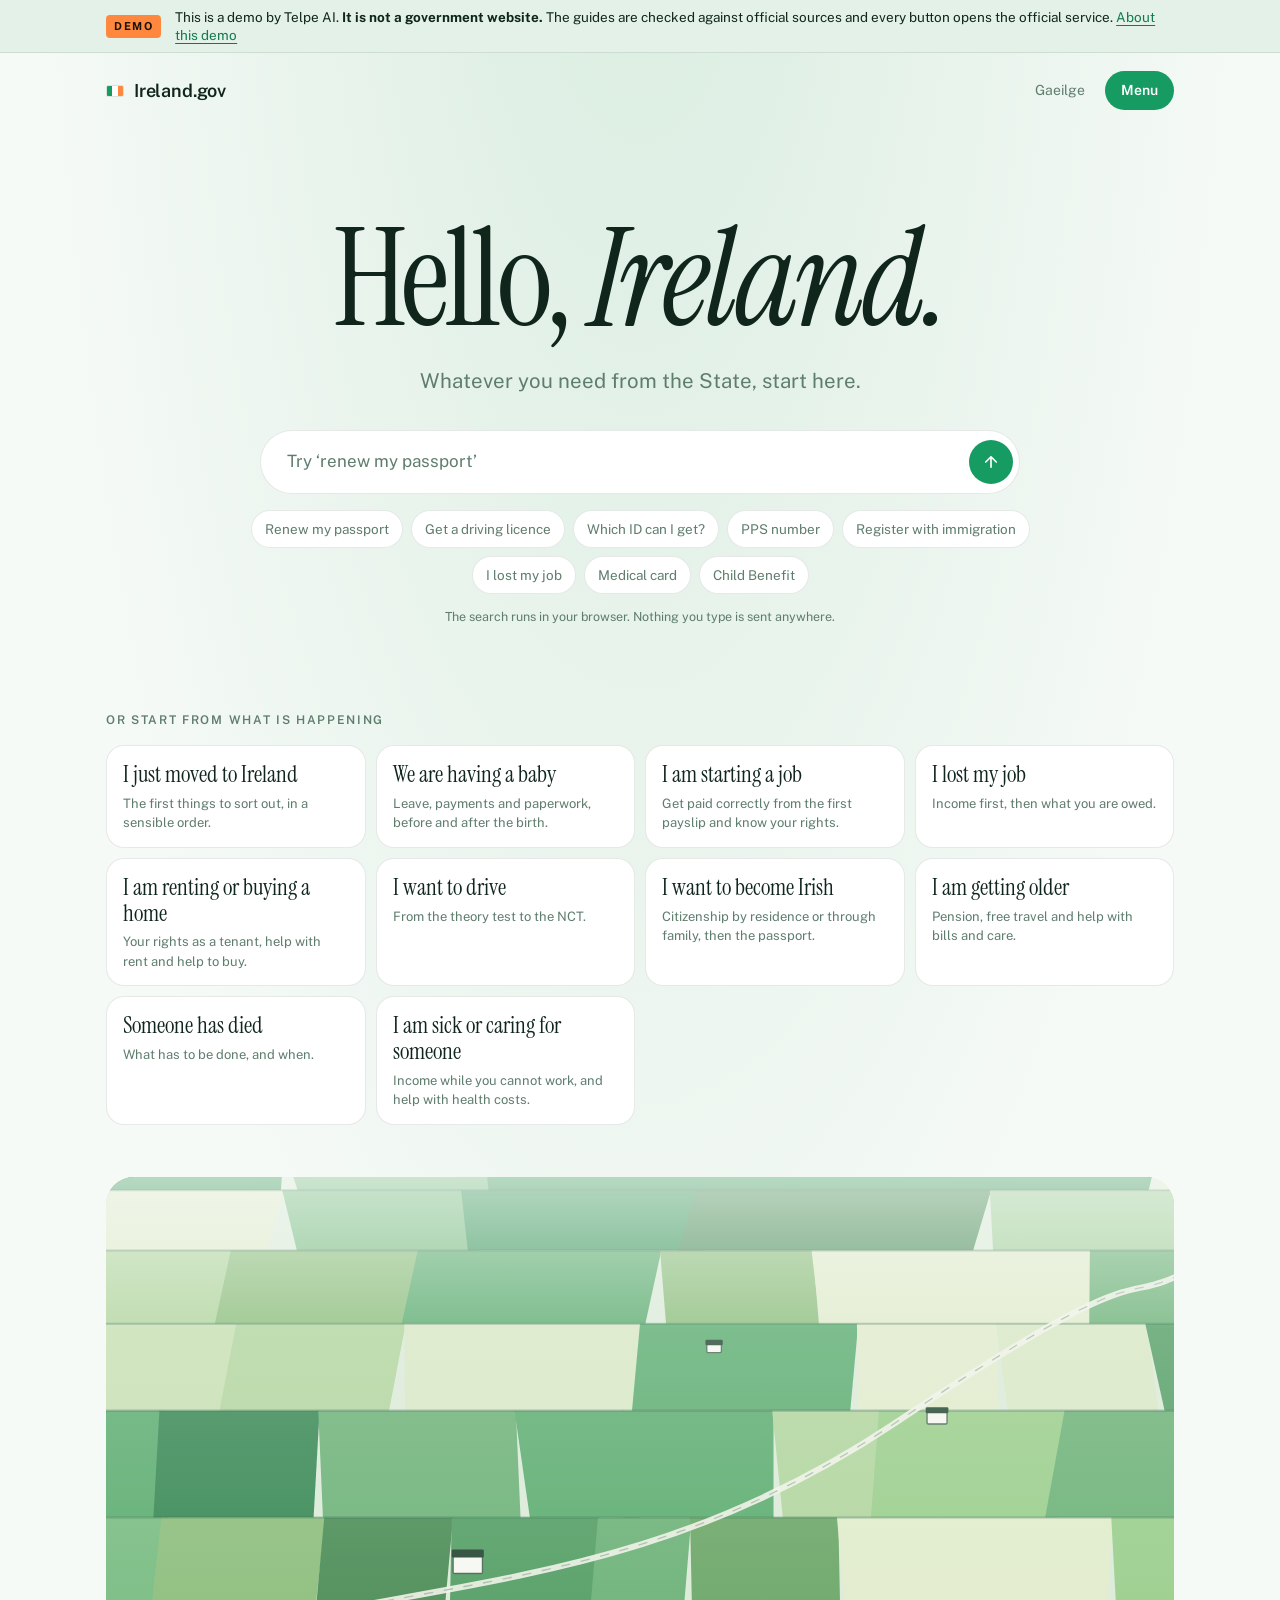
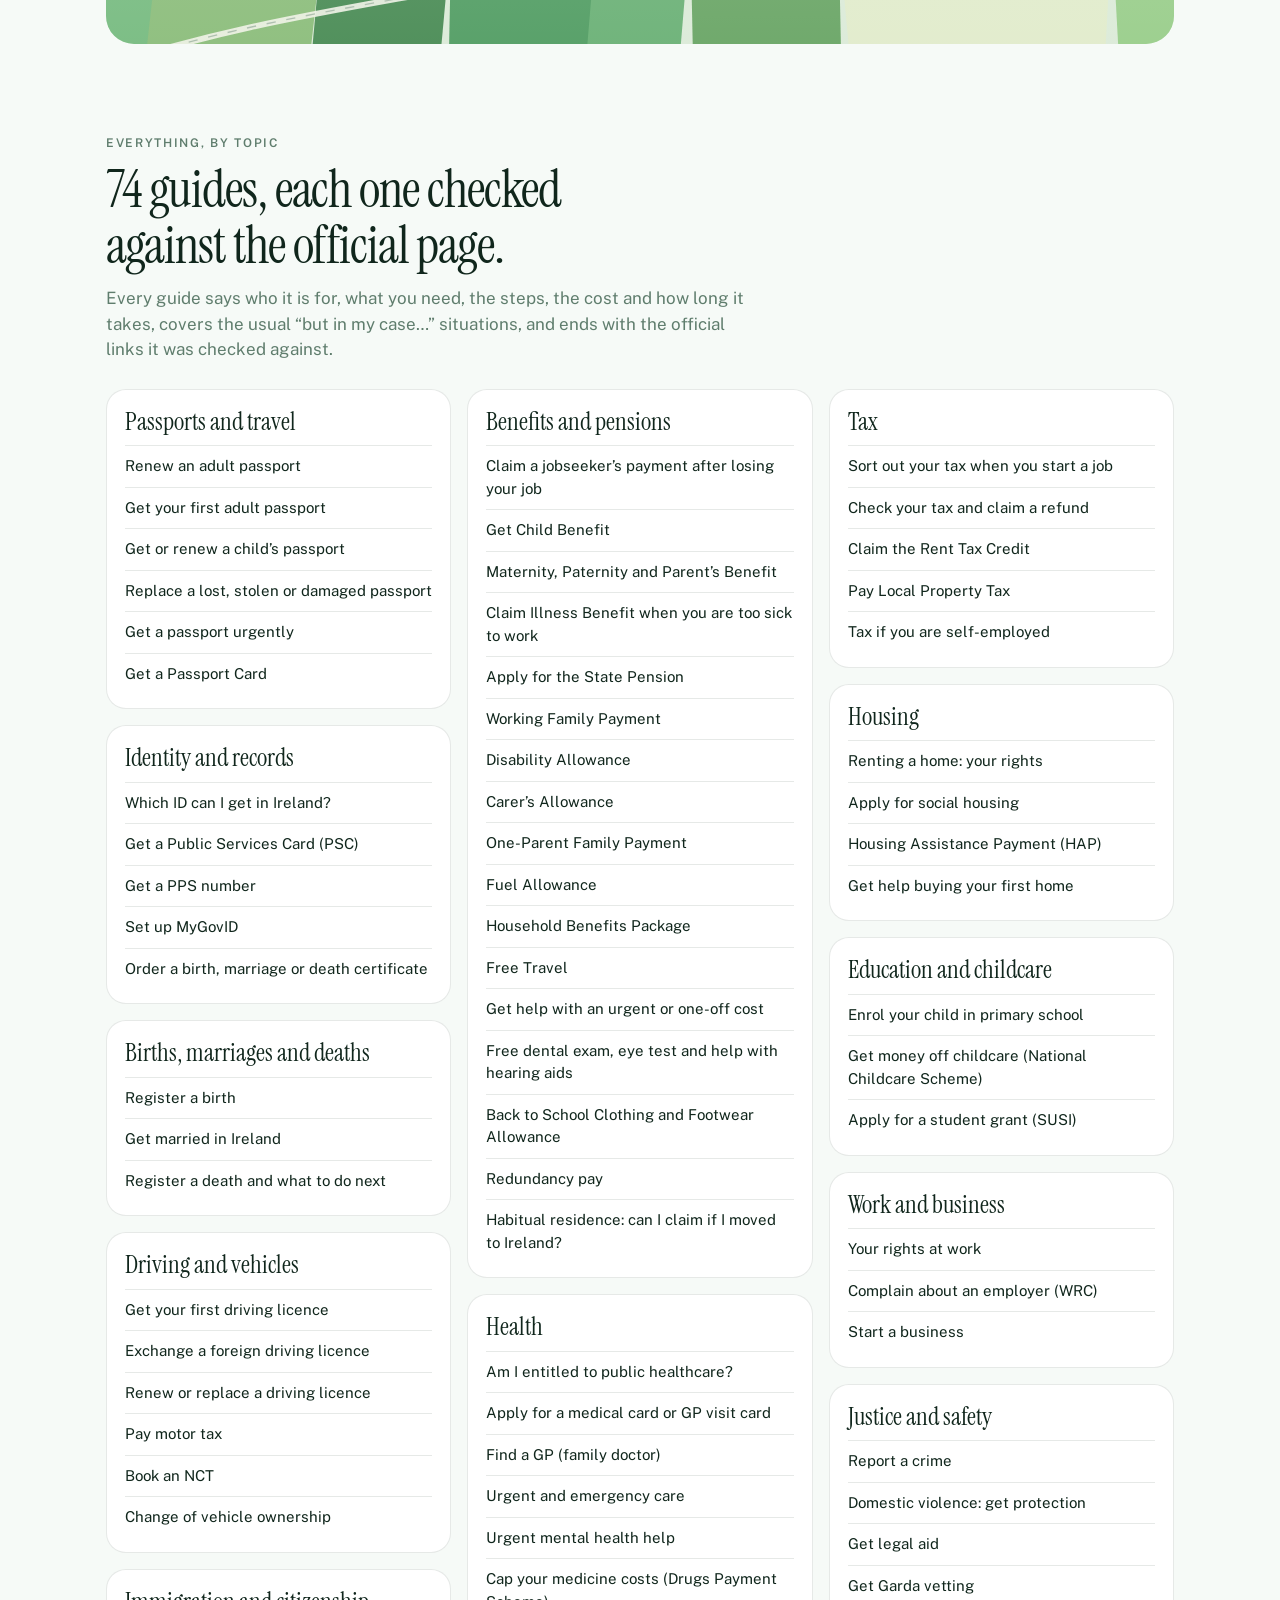
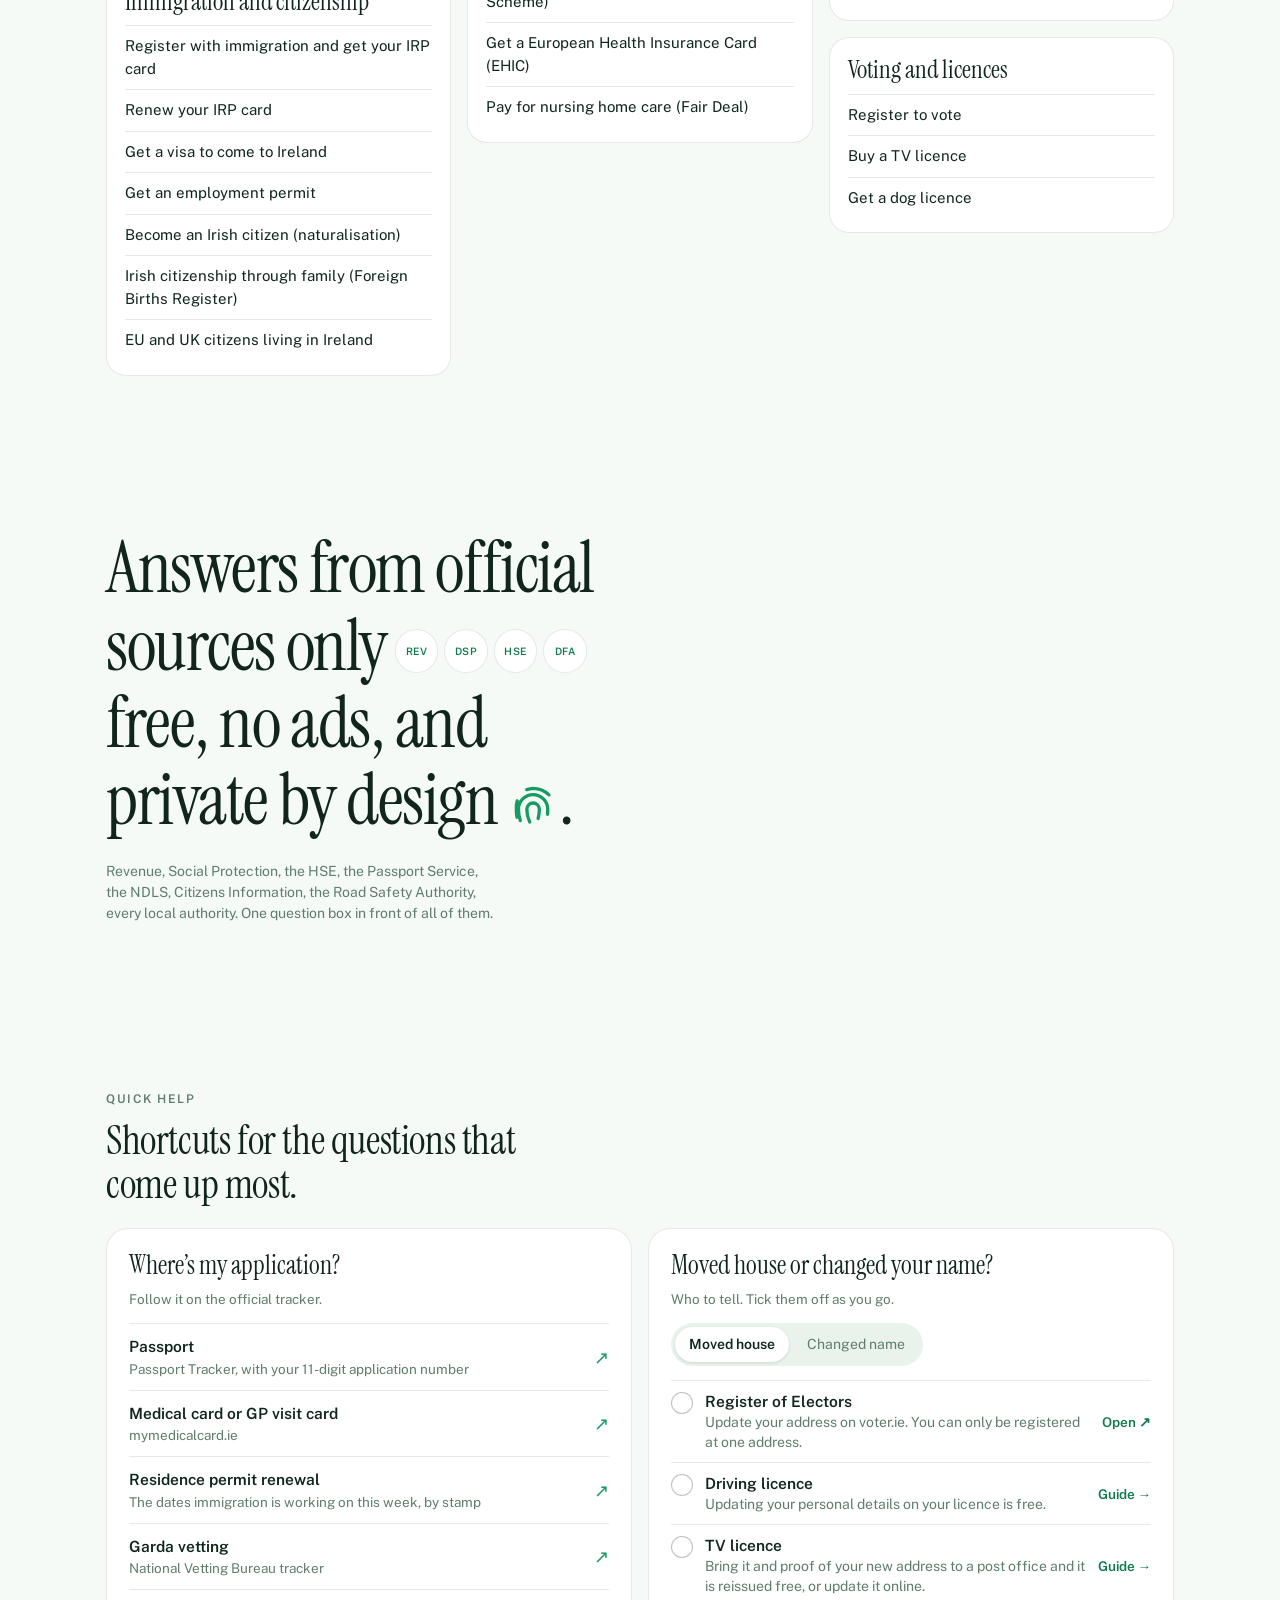
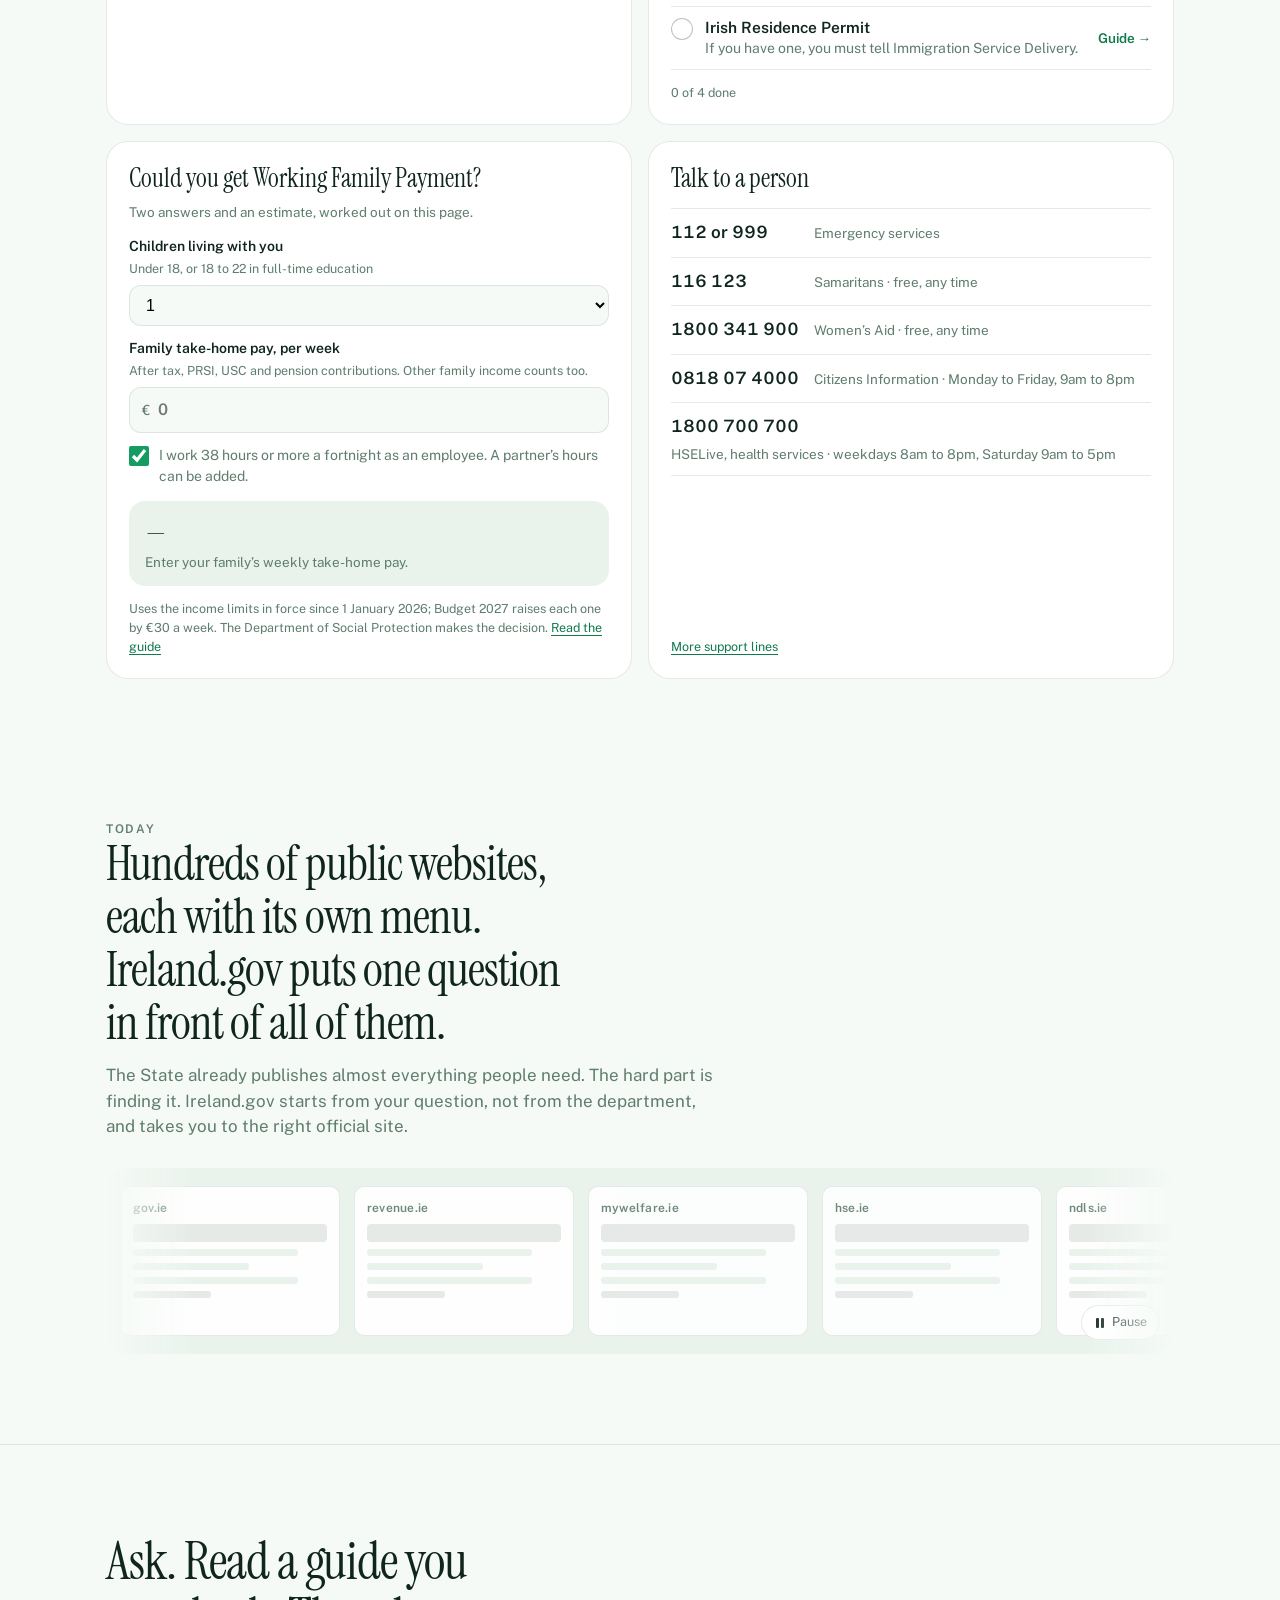
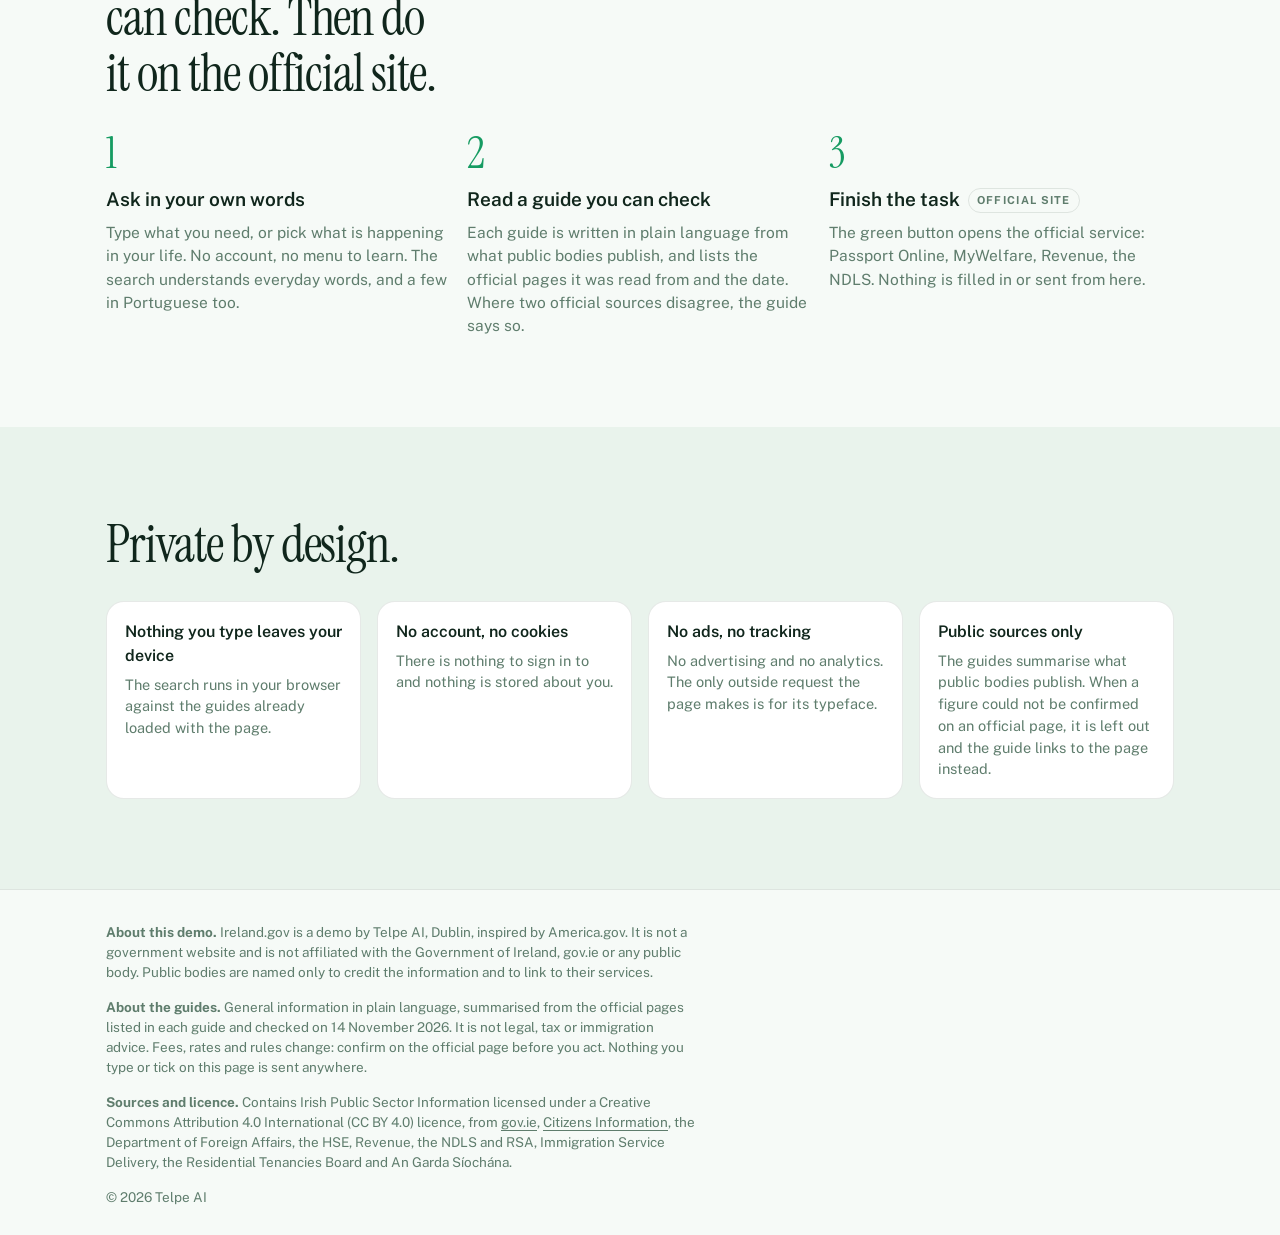
<file: index.html>
<!doctype html>
<html lang="en">
<head>
<meta charset="utf-8">
<meta name="viewport" content="width=device-width, initial-scale=1, viewport-fit=cover">
<title>Ireland.gov Demo</title>
<meta name="claude:viewport-fit-sides" content="cover">
<meta name="description" content="A demo by Telpe AI: one question box in front of Ireland's public services, with plain-language guides checked against official sources. Not a government website.">
<meta name="robots" content="noindex">
<link rel="preconnect" href="https://fonts.googleapis.com">
<link rel="preconnect" href="https://fonts.gstatic.com" crossorigin>
<link rel="stylesheet" href="https://fonts.googleapis.com/css2?family=Instrument+Serif:ital@0;1&family=Public+Sans:wght@400;500;600&display=swap">
<style>
/* Layout: one quiet column. A greeting in a high-contrast serif, one question box under it, then the guides:
   by what is happening in your life, and by topic, and four working shortcuts. A sticky "demo" band at the very top
   says, on every screen, that this is not a government website; everything below it reads as the service itself.
   The guides are summaries of official pages; the buttons open the official services. */
:root{
  --bg:#f6faf7;         /* a breath of mint over white */
  --bg-2:#e9f3ec;
  --card:#ffffff;
  --fg:#10261c;         /* deep green ink instead of black */
  --fg-2:#5f7d6d;       /* sage for secondary text */
  --line:rgba(16,38,28,.10);
  --act:#169b62;        /* the flag's green, for everything you can press */
  --act-dk:#117a4d;
  --act-ink:#ffffff;
  --orange:#ff883e;     /* the flag's orange, only for the demo tag */
  --mock-bg:#e3f1e8;
  --serif:"Instrument Serif",Georgia,"Times New Roman",serif;
  --sans:"Public Sans",-apple-system,BlinkMacSystemFont,"Helvetica Neue",Arial,sans-serif;
  color-scheme:light;   /* deliberately one theme: light */
}
*{box-sizing:border-box}
html{scroll-behavior:smooth}
html,body{margin:0}
body{background:var(--bg);color:var(--fg);font-family:var(--sans);background-image:radial-gradient(70% 36% at 50% -4%,#d8ecdf 0%,rgba(216,236,223,0) 70%);background-repeat:no-repeat;font-size:17px;line-height:1.5;-webkit-font-smoothing:antialiased;text-rendering:optimizeLegibility;overflow-x:hidden}
a{color:inherit;text-decoration:none}
button,input{font:inherit;color:inherit}
:focus-visible{outline:2px solid var(--act);outline-offset:3px;border-radius:6px}
.wrap{width:min(1100px,100%);margin-inline:auto;padding-left:max(16px,env(safe-area-inset-left,0px));padding-right:max(16px,env(safe-area-inset-right,0px))}
h1,h2,h3{margin:0;font-weight:400;text-wrap:balance}
p{margin:0}
.serif{font-family:var(--serif)}
.eyebrow{font-size:12px;letter-spacing:.14em;text-transform:uppercase;color:var(--fg-2);font-weight:600}
section[id],footer[id]{scroll-margin-top:60px}

/* the demo band — always visible, never styled like a notice the State would send */
.mock{position:sticky;top:env(safe-area-inset-top,0px);z-index:40;background:var(--mock-bg);color:var(--fg);border-bottom:1px solid var(--line)}
body::before{content:"";position:fixed;inset:0 0 auto;height:env(safe-area-inset-top,0px);z-index:41;background:var(--mock-bg)}
.mock .wrap{display:flex;align-items:center;gap:14px;min-height:44px;padding-block:8px;font-size:13.5px;line-height:1.35}
.mock .tag{flex:none;background:var(--orange);color:#1a1208;font-weight:700;font-size:11px;letter-spacing:.14em;text-transform:uppercase;padding:4px 8px;border-radius:4px}
.mock a{text-decoration:underline;text-underline-offset:3px;color:var(--act-dk)}
.mock .long{display:inline}

header.top{padding-block:18px 8px}
header.top .wrap{display:flex;align-items:center;justify-content:space-between;gap:10px 16px;flex-wrap:wrap}
.tools{margin-left:auto}
.brand{display:flex;align-items:center;gap:10px;font-weight:600;letter-spacing:-.01em;font-size:18px}
.brand .flag{width:18px;height:12px;display:inline-grid;grid-template-columns:1fr 1fr 1fr;border-radius:2px;overflow:hidden;border:1px solid var(--line)}
.brand .flag i{display:block}.brand .flag i:nth-child(1){background:#169b62}.brand .flag i:nth-child(2){background:#fff}.brand .flag i:nth-child(3){background:#ff883e}
.tools{display:flex;align-items:center;gap:10px}
.lang{border:0;background:none;padding:8px 10px;border-radius:999px;color:var(--fg-2);cursor:pointer;font-size:14px}
.lang:hover{color:var(--fg)}
.pill{border:0;background:var(--act);color:var(--act-ink);border-radius:999px;padding:9px 16px;font-weight:600;font-size:14px;cursor:pointer;display:inline-flex;align-items:center;gap:8px}
.pill:hover{background:var(--act-dk)}

/* hero */
.hero{padding-block:clamp(40px,8vw,96px) clamp(20px,3vw,36px);text-align:center}
.hero h1{font-size:clamp(56px,11vw,136px);line-height:.95;letter-spacing:-.03em}
.hero h1 em{font-style:italic}
.hero .sub{margin:22px auto 0;max-width:34ch;font-size:clamp(17px,1.6vw,21px);color:var(--fg-2);text-wrap:balance}
.ask{margin:34px auto 0;max-width:820px;text-align:left}
.ask form{display:flex;align-items:center;gap:6px;background:var(--card);border:1px solid var(--line);border-radius:999px;padding:6px 6px 6px 22px;box-shadow:0 24px 60px -34px rgba(16,38,28,.35);max-width:760px;margin-inline:auto}
.ask input{flex:1;min-width:0;border:0;background:none;padding:12px 4px;font-size:17px;outline:none}
.ask input::placeholder{color:var(--fg-2)}
.ask .send{width:44px;height:44px;border-radius:50%;background:var(--act);color:var(--act-ink);border:0;display:grid;place-items:center;cursor:pointer;flex:none}
.ask .send svg{width:18px;height:18px}
.chips{display:flex;flex-wrap:wrap;gap:8px;justify-content:center;margin-top:16px}
.chip{border:1px solid var(--line);background:var(--card);border-radius:999px;padding:8px 13px;font-size:13.5px;color:var(--fg-2);cursor:pointer}
.chip:hover{color:var(--fg);border-color:var(--fg-2)}
.privacy-note{margin:14px auto 0;max-width:62ch;font-size:12.5px;color:var(--fg-2);text-align:center}

/* results and guides */
.answer{margin:26px auto 0;background:var(--card);border:1px solid var(--line);border-radius:24px;padding:clamp(18px,3vw,32px);text-align:left;display:none;scroll-margin-top:64px;box-shadow:0 30px 70px -50px rgba(16,38,28,.4)}
.answer.on{display:block}
.crumb{font-size:12.5px;color:var(--fg-2);display:flex;gap:8px;align-items:center;flex-wrap:wrap}
.crumb a{text-decoration:underline;text-underline-offset:3px;color:var(--act-dk)}
.chk{font-size:12.5px;color:var(--fg-2);margin-top:8px}
.close-x{margin-left:auto;border:1px solid var(--line);background:none;border-radius:999px;padding:5px 11px;font-size:12.5px;cursor:pointer;color:var(--fg-2)}
.close-x:hover{color:var(--fg);border-color:var(--fg-2)}
.g h2,.lh{font-family:var(--serif);font-size:clamp(30px,4.6vw,46px);line-height:1.06;letter-spacing:-.01em;margin-top:10px;outline:none}
.g .lede{margin-top:12px;font-size:clamp(17px,1.5vw,19px);line-height:1.5;max-width:62ch}
.facts{display:grid;grid-template-columns:repeat(auto-fit,minmax(150px,1fr));gap:8px;margin-top:20px}
.fact{background:var(--bg);border:1px solid var(--line);border-radius:14px;padding:10px 13px;min-width:0}
.fact b{display:block;font-size:11px;letter-spacing:.1em;text-transform:uppercase;color:var(--fg-2);font-weight:600}
.fact span{display:block;font-size:15.5px;font-weight:600;margin-top:2px;line-height:1.3}
.g h3{font-size:12px;letter-spacing:.14em;text-transform:uppercase;color:var(--fg-2);font-weight:600;margin-top:30px}
.g ul,.g ol{margin:12px 0 0;padding-left:20px;display:grid;gap:9px;max-width:68ch}
.g ol{counter-reset:s;list-style:none;padding-left:0}
.g ol li{counter-increment:s;position:relative;padding-left:42px;min-height:30px}
.g ol li::before{content:counter(s);position:absolute;left:0;top:-1px;width:30px;height:30px;border-radius:50%;background:var(--bg-2);color:var(--act-dk);font-weight:600;font-size:14px;display:grid;place-items:center}
.g a,.lst a.inl{color:var(--act-dk);text-decoration:underline;text-underline-offset:3px;overflow-wrap:anywhere}
.cases{margin-top:10px;max-width:72ch}
details.case{border-top:1px solid var(--line)}
details.case:last-of-type{border-bottom:1px solid var(--line)}
details.case summary{cursor:pointer;padding:14px 34px 14px 0;font-weight:600;list-style:none;position:relative}
details.case summary::-webkit-details-marker{display:none}
details.case summary::after{content:"+";position:absolute;right:6px;top:9px;font-size:22px;font-weight:400;color:var(--act)}
details.case[open] summary::after{content:"\2013"}
details.case .a{padding:0 0 16px;display:grid;gap:9px}
.acts{display:flex;flex-wrap:wrap;gap:10px;margin-top:22px}
.btn{display:inline-flex;align-items:center;gap:8px;border-radius:999px;padding:12px 18px;font-weight:600;font-size:15px;background:var(--act);color:var(--act-ink)!important;text-decoration:none!important;border:1px solid var(--act)}
.btn:hover{background:var(--act-dk)}
.btn.alt{background:none;color:var(--act-dk)!important}
.btn.alt:hover{background:var(--bg-2)}
.srcs{margin-top:30px;padding-top:18px;border-top:1px solid var(--line);font-size:14px;color:var(--fg-2)}
.srcs b{color:var(--fg);font-weight:600}
.g .srcs ul{list-style:none;padding:0;margin:10px 0 0;gap:6px}
.note{font-size:12.5px;color:var(--fg-2);margin-top:14px;max-width:70ch}
.back{margin-top:18px;font-size:14px}
.rl{list-style:none;margin:14px 0 0;padding:0}
.rl li{border-top:1px solid var(--line)}
.rl li:last-child{border-bottom:1px solid var(--line)}
.rl a{display:block;padding:14px 0}
.rl .tagc{display:block;font-size:11px;letter-spacing:.1em;text-transform:uppercase;color:var(--act-dk);font-weight:600}
.rl b{display:block;font-weight:600;font-size:17px;margin-top:2px}
.rl span.d{display:block;font-size:14.5px;color:var(--fg-2);margin-top:2px}
.rl a:hover b{color:var(--act-dk)}
.lst h3{font-size:12px;letter-spacing:.14em;text-transform:uppercase;color:var(--fg-2);font-weight:600;margin-top:28px}
.lst .sub{color:var(--fg-2);margin-top:8px;max-width:64ch}
.ext{list-style:none;margin:10px 0 0;padding:0;display:grid;gap:8px}
.ext a{color:var(--act-dk);text-decoration:underline;text-underline-offset:3px}
.ext small{color:var(--fg-2);font-size:12.5px}

/* life events and the index by topic */
.life{padding-block:clamp(20px,4vw,48px) clamp(8px,2vw,20px)}
.lifes{display:grid;grid-template-columns:repeat(auto-fill,minmax(210px,1fr));gap:10px;margin-top:16px}
.lifes a{background:var(--card);border:1px solid var(--line);border-radius:18px;padding:16px 16px 14px;display:block;min-width:0}
.lifes a:hover{border-color:var(--act)}
.lifes b{display:block;font-family:var(--serif);font-weight:400;font-size:23px;line-height:1.12}
.lifes span{display:block;font-size:13px;color:var(--fg-2);margin-top:6px}
.browse{padding-block:clamp(40px,7vw,96px) clamp(16px,3vw,40px)}
.browse h2{font-family:var(--serif);font-size:clamp(30px,4.4vw,52px);line-height:1.08;letter-spacing:-.02em;max-width:22ch;margin-top:10px}
.browse .sub{margin-top:12px;color:var(--fg-2);max-width:66ch}
.cats{columns:3 280px;column-gap:16px;margin-top:26px}
.cat{break-inside:avoid;background:var(--card);border:1px solid var(--line);border-radius:20px;padding:18px 18px 14px;margin:0 0 16px}
.cat h3{font-family:var(--serif);font-size:25px;line-height:1.1}
.cat ul{list-style:none;margin:10px 0 0;padding:0}
.cat li{border-top:1px solid var(--line)}
.cat li a{display:block;padding:9px 0;font-size:15px}
.cat li a:hover{color:var(--act-dk)}

/* the person, not the building */
.photo{padding-block:clamp(16px,3vw,32px) 0}
.photo figure{margin:0;border-radius:28px;overflow:hidden;background:#dcebd9;aspect-ratio:16/7;max-width:100%;position:relative}
.photo svg{display:block;width:100%;height:100%}
.photo figcaption{font-size:12.5px;color:var(--fg-2);margin-top:12px;text-align:center}

/* the promises, in the largest type on the page */
.promise{padding-block:clamp(56px,9vw,120px)}
.promise p{font-family:var(--serif);font-size:clamp(34px,5.6vw,72px);line-height:1.08;letter-spacing:-.02em;max-width:19ch;text-wrap:balance}
.promise .seals{display:inline-flex;gap:6px;vertical-align:middle;margin:0 10px 0 8px}
.promise .seals i{display:inline-grid;place-items:center;width:clamp(30px,3.4vw,46px);height:clamp(30px,3.4vw,46px);border-radius:50%;background:var(--card);border:1px solid var(--line);font-family:var(--sans);font-style:normal;font-weight:600;font-size:clamp(8px,.8vw,11px);letter-spacing:.04em;color:var(--act-dk)}
.promise .fp{display:inline-block;width:.7em;height:.7em;vertical-align:-.08em;margin-left:.15em;color:var(--act)}
.promise .legend{font-family:var(--sans);margin-top:22px;font-size:14px;line-height:1.5;letter-spacing:0;color:var(--fg-2);max-width:60ch}

/* quick help: four shortcuts that work */
.qh{padding-block:clamp(24px,4vw,56px)}
.qh .lead2{font-family:var(--serif);font-size:clamp(26px,3.6vw,40px);line-height:1.1;letter-spacing:-.01em;max-width:24ch;margin-top:10px}
.grid{display:grid;grid-template-columns:1fr;gap:16px;margin-top:22px}
@media (min-width:720px){.grid{grid-template-columns:1fr 1fr}}
.card{background:var(--card);border:1px solid var(--line);border-radius:22px;padding:22px;min-width:0;display:flex;flex-direction:column;gap:14px;scroll-margin-top:64px}
.card h3{font-family:var(--serif);font-size:26px;line-height:1.15}
.card .meta{font-size:13.5px;color:var(--fg-2);margin-top:-6px}
.card .foot{margin-top:auto;font-size:12.5px;color:var(--fg-2)}
.card .foot a{color:var(--act-dk);text-decoration:underline;text-underline-offset:3px}
.trk,.todo,.calls{list-style:none;margin:0;padding:0}
.trk li,.todo li,.calls li{border-top:1px solid var(--line)}
.trk li:last-child,.todo li:last-child,.calls li:last-child{border-bottom:1px solid var(--line)}
.trk a{display:grid;grid-template-columns:1fr auto;column-gap:12px;padding:11px 0;align-items:center}
.trk b{font-weight:600;font-size:15.5px}
.trk span{grid-column:1;font-size:13.5px;color:var(--fg-2)}
.trk i{grid-column:2;grid-row:1/3;font-style:normal;color:var(--act);font-size:18px}
.trk a:hover b,.calls a:hover b{color:var(--act-dk)}
.seg{display:inline-flex;background:var(--bg-2);border-radius:999px;padding:4px;gap:4px;align-self:flex-start;max-width:100%}
.seg button{border:0;background:none;border-radius:999px;padding:7px 14px;font-size:14px;cursor:pointer;color:var(--fg-2)}
.seg button[aria-pressed="true"]{background:var(--card);color:var(--fg);font-weight:600;box-shadow:0 1px 3px rgba(16,38,28,.14)}
.todo li{display:flex;align-items:center;gap:12px;padding:10px 0}
.todo label{display:flex;gap:12px;align-items:flex-start;flex:1;min-width:0;cursor:pointer;font-size:14px;color:var(--fg-2);line-height:1.4}
.todo label b{display:block;color:var(--fg);font-weight:600;font-size:15.5px}
.todo input{-webkit-appearance:none;appearance:none;width:22px;height:22px;border-radius:50%;border:1.5px solid rgba(16,38,28,.28);flex:none;margin:1px 0 0;display:grid;place-items:center;cursor:pointer;background:var(--card)}
.todo input:checked{background:var(--act);border-color:var(--act)}
.todo input:checked::after{content:"";width:5px;height:10px;border:solid #fff;border-width:0 2px 2px 0;transform:translateY(-1px) rotate(45deg)}
.todo li.done label b{text-decoration:line-through;text-decoration-color:rgba(16,38,28,.35);color:var(--fg-2)}
.todo a{flex:none;font-size:13.5px;font-weight:600;color:var(--act-dk)}
.est{display:grid;gap:12px}
.est label{display:grid;gap:6px;font-size:14px;font-weight:600}
.est small{font-weight:400;color:var(--fg-2);font-size:12.5px;margin-top:-3px}
.est select,.est input[type=number]{width:100%;border:1px solid var(--line);border-radius:12px;padding:10px 12px;background:var(--bg);font-size:16px}
.eur{position:relative;display:block}
.eur::before{content:"€";position:absolute;left:13px;top:50%;transform:translateY(-50%);color:var(--fg-2);font-weight:400}
.est .eur input{padding-left:28px}
.est .tick{display:flex;gap:10px;align-items:flex-start;font-weight:400;color:var(--fg-2)}
.est .tick input{width:20px;height:20px;accent-color:var(--act);flex:none;margin:1px 0 0}
.res{background:var(--bg-2);border-radius:16px;padding:14px 16px}
.res b{display:block;font-family:var(--serif);font-weight:400;font-size:30px;line-height:1.1}
.res span{display:block;font-size:13.5px;color:var(--fg-2);margin-top:4px}
.calls a{display:flex;align-items:baseline;gap:4px 14px;padding:11px 0;flex-wrap:wrap}
.calls b{font-weight:600;font-size:17px;font-variant-numeric:tabular-nums;min-width:7.6em}
.calls span{font-size:13.5px;color:var(--fg-2)}

/* before: the websites of today */
.before{padding-block:clamp(40px,7vw,96px)}
.before .lead{font-family:var(--serif);font-size:clamp(28px,4vw,48px);line-height:1.1;letter-spacing:-.02em;max-width:22ch;text-wrap:balance}
.before .sub{margin-top:14px;max-width:62ch;color:var(--fg-2)}
.strip{position:relative;margin-top:28px;overflow:hidden;border-radius:22px;background:var(--bg-2);padding:18px 0;-webkit-mask-image:linear-gradient(90deg,transparent,#000 8%,#000 92%,transparent);mask-image:linear-gradient(90deg,transparent,#000 8%,#000 92%,transparent)}
.row{display:flex;gap:14px;width:max-content;animation:drift 70s linear infinite;padding-inline:14px}
.strip.paused .row{animation-play-state:paused}
@keyframes drift{to{transform:translateX(-50%)}}
.old{width:220px;height:150px;background:var(--card);border:1px solid var(--line);border-radius:10px;padding:12px;flex:none;display:flex;flex-direction:column;gap:7px;opacity:.9}
.old b{font-size:12px;font-weight:600;color:var(--fg-2);letter-spacing:.02em}
.old i{display:block;height:7px;border-radius:3px;background:var(--bg-2)}
.old i.w{width:60%}.old i.m{width:85%}.old i.c{width:40%;background:var(--line)}
.old .bar{height:18px;border-radius:4px;background:var(--line)}
.pause{position:absolute;right:14px;bottom:14px;border:1px solid var(--line);background:var(--card);border-radius:999px;padding:7px 12px;font-size:12.5px;cursor:pointer;display:inline-flex;gap:6px;align-items:center}
.pause svg{width:12px;height:12px}

/* how · privacy */
.band{padding-block:clamp(40px,7vw,96px);border-top:1px solid var(--line)}
.band h2{font-family:var(--serif);font-size:clamp(30px,4.4vw,52px);line-height:1.08;letter-spacing:-.02em;max-width:22ch}
.steps{display:grid;grid-template-columns:repeat(auto-fit,minmax(240px,1fr));gap:16px;margin-top:28px}
.step{min-width:0}
.step .n{font-family:var(--serif);font-size:44px;line-height:1;color:var(--act)}
.band.alt{background:var(--bg-2);border-top:0}
.step h3{font-size:19px;font-weight:600;margin-top:10px}
.step p{color:var(--fg-2);margin-top:8px;font-size:15.5px}
.step .soon{display:inline-block;font-size:11px;letter-spacing:.12em;text-transform:uppercase;font-weight:700;color:var(--fg-2);border:1px solid var(--line);border-radius:999px;padding:3px 8px;margin-left:8px;vertical-align:middle}
.priv{display:grid;grid-template-columns:repeat(auto-fit,minmax(220px,1fr));gap:16px;margin-top:28px}
.priv div{background:var(--card);border:1px solid var(--line);border-radius:18px;padding:18px}
.priv b{display:block;font-size:16px;font-weight:600;margin-bottom:6px}
.priv p{font-size:14.5px;color:var(--fg-2)}

/* menu sheet */
.sheet{position:fixed;inset:0;background:rgba(0,0,0,.35);display:none;z-index:50;padding:max(16px,env(safe-area-inset-left,0px))}
.sheet.on{display:grid;place-items:center}
.sheet .panel{background:var(--card);color:var(--fg);border-radius:24px;padding:24px;width:min(560px,100%);max-height:85vh;overflow:auto}
.sheet h2{font-family:var(--serif);font-size:30px}
.sheet ul{list-style:none;margin:16px 0 0;padding:0;display:grid;grid-template-columns:1fr 1fr;gap:8px}
.sheet li a{display:block;border:1px solid var(--line);border-radius:12px;padding:12px 14px;font-size:15px}
.sheet li a:hover{border-color:var(--fg-2)}
.sheet .close{margin-top:18px}
.sheet .note{font-size:12.5px;color:var(--fg-2);margin-top:12px}

footer{border-top:1px solid var(--line);padding-block:32px calc(28px + env(safe-area-inset-bottom,0px));font-size:13.5px;color:var(--fg-2)}
footer .wrap{display:grid;gap:14px}
footer p{max-width:74ch}
footer a{text-decoration:underline;text-underline-offset:3px}

@media (max-width:640px){
  .mock .wrap{font-size:12.5px}
  .mock .long{display:none}
  .brand{font-size:16px}.lang{padding:6px 8px;font-size:13px}.pill{padding:8px 13px;font-size:13px}
  .ask form{padding-left:16px}
  .hero h1{font-size:clamp(52px,16vw,88px)}
  .photo figure{aspect-ratio:4/3}
  .sheet ul{grid-template-columns:1fr}
  .answer{border-radius:20px;margin-inline:-4px}
  .facts{grid-template-columns:1fr 1fr}
  .btn{width:100%;justify-content:center}
}
@media (prefers-reduced-motion:reduce){.row{animation:none}html{scroll-behavior:auto}}
@media print{.mock{position:static}.hero h1,.chips,.ask form,.life,.browse,.photo,.promise,.qh,.before,.band,header.top,.sheet{display:none!important}.answer{display:block;border:0;box-shadow:none}details.case .a{display:grid}}
</style>
</head>
<body>

<div class="mock" role="note" aria-label="Demo: this is not a government website">
  <div class="wrap"><span class="tag">Demo</span><span>This is a demo by Telpe AI. <strong>It is not a government website.</strong><span class="long"> The guides are checked against official sources and every button opens the official service.</span> <a href="#about">About this demo</a></span></div>
</div>

<header class="top">
  <div class="wrap">
    <a class="brand" href="#top" aria-label="Ireland.gov, home"><span class="flag" aria-hidden="true"><i></i><i></i><i></i></span>Ireland.gov</a>
    <div class="tools">
      <button class="lang" id="lang" type="button" aria-pressed="false">Gaeilge</button>
      <button class="pill" id="menu-btn" type="button" aria-haspopup="dialog" aria-controls="sheet">Menu</button>
    </div>
  </div>
</header>

<main id="top">
  <section class="hero">
    <div class="wrap">
      <h1 class="serif" id="hello">Hello, <em>Ireland.</em></h1>
      <p class="sub" id="sub">Whatever you need from the State, start here.</p>
      <div class="ask">
        <form id="ask" autocomplete="off" role="search">
          <input id="q" type="search" placeholder="Try ‘renew my passport’" aria-label="Search public services" enterkeyhint="search">
          <button class="send" type="submit" aria-label="Search"><svg viewBox="0 0 24 24" fill="none" stroke="currentColor" stroke-width="2.2" stroke-linecap="round" stroke-linejoin="round"><path d="M12 19V5M5 12l7-7 7 7"/></svg></button>
        </form>
        <div class="chips" id="chips">
          <a class="chip" href="#/s/passport-renew">Renew my passport</a>
          <a class="chip" href="#/s/driving-licence-first">Get a driving licence</a>
          <a class="chip" href="#/s/id-options">Which ID can I get?</a>
          <a class="chip" href="#/s/ppsn">PPS number</a>
          <a class="chip" href="#/s/irp-register">Register with immigration</a>
          <a class="chip" href="#/s/jobseekers">I lost my job</a>
          <a class="chip" href="#/s/medical-card">Medical card</a>
          <a class="chip" href="#/s/child-benefit">Child Benefit</a>
        </div>
        <p class="privacy-note" id="pnote">The search runs in your browser. Nothing you type is sent anywhere.</p>
        <div class="answer" id="answer" aria-live="polite"></div>
      </div>
    </div>
  </section>

  <section class="life" id="life">
    <div class="wrap">
      <p class="eyebrow">Or start from what is happening</p>
      <div class="lifes" id="lifes"></div>
    </div>
  </section>

  <section class="photo">
    <div class="wrap">
      <figure aria-label="Fields in many shades of green, seen from above, illustrated">
        <svg viewBox="0 0 1600 800" preserveAspectRatio="xMidYMid slice" role="img" aria-hidden="true"><defs><linearGradient id="haze" x1="0" y1="0" x2="0" y2="1"><stop offset="0" stop-color="#f6faf7" stop-opacity=".75"/><stop offset=".35" stop-color="#f6faf7" stop-opacity=".2"/><stop offset="1" stop-color="#f6faf7" stop-opacity="0"/></linearGradient></defs><polygon points="-80,0 267,0 262,70 -85,70" fill="#3f9a5f"/><polygon points="265,0 568,0 590,70 287,70" fill="#7bbd84"/><polygon points="566,0 1034,0 1041,70 573,70" fill="#3f9a5f"/><polygon points="1032,0 1579,0 1562,70 1015,70" fill="#3f9a5f"/><polygon points="1577,0 1889,0 1886,70 1574,70" fill="#e2eccd"/><polygon points="-96,70 266,70 241,160 -121,160" fill="#e2eccd"/><polygon points="264,70 534,70 556,160 286,160" fill="#7bbd84"/><polygon points="532,70 886,70 896,160 542,160" fill="#3f9a5f"/><polygon points="884,70 1326,70 1299,160 857,160" fill="#4f8f5a"/><polygon points="1324,70 1586,70 1591,160 1329,160" fill="#a3cf9a"/><polygon points="1584,70 1972,70 1968,160 1580,160" fill="#a3cf9a"/><polygon points="-66,160 189,160 195,270 -60,270" fill="#b3d6a0"/><polygon points="187,160 469,160 445,270 163,270" fill="#8fbf7f"/><polygon points="467,160 832,160 808,270 443,270" fill="#5fae73"/><polygon points="830,160 1059,160 1068,270 839,270" fill="#8fbf7f"/><polygon points="1057,160 1476,160 1489,270 1070,270" fill="#e2eccd"/><polygon points="1474,160 1814,160 1813,270 1473,270" fill="#6fb37a"/><polygon points="-77,270 197,270 182,400 -92,400" fill="#c8e0b4"/><polygon points="195,270 449,270 424,400 170,400" fill="#b3d6a0"/><polygon points="447,270 802,270 803,400 448,400" fill="#d9e8c6"/><polygon points="800,270 1127,270 1115,400 788,400" fill="#5fae73"/><polygon points="1125,270 1335,270 1337,400 1127,400" fill="#e2eccd"/><polygon points="1333,270 1559,270 1577,400 1351,400" fill="#d9e8c6"/><polygon points="1557,270 1778,270 1807,400 1586,400" fill="#57a068"/><polygon points="-74,400 82,400 94,560 -62,560" fill="#5fae73"/><polygon points="80,400 320,400 311,560 71,560" fill="#3b8a57"/><polygon points="318,400 614,400 621,560 325,560" fill="#6fb37a"/><polygon points="612,400 776,400 799,560 635,560" fill="#5fae73"/><polygon points="774,400 1000,400 1000,560 774,560" fill="#5fae73"/><polygon points="998,400 1160,400 1176,560 1014,560" fill="#b3d6a0"/><polygon points="1158,400 1438,400 1426,560 1146,560" fill="#9ccf8e"/><polygon points="1436,400 1685,400 1656,560 1407,560" fill="#6fb37a"/><polygon points="-78,560 85,560 94,800 -69,800" fill="#7bbd84"/><polygon points="83,560 329,560 302,800 56,800" fill="#8fbf7f"/><polygon points="327,560 520,560 498,800 305,800" fill="#4f8f5a"/><polygon points="518,560 739,560 734,800 513,800" fill="#57a068"/><polygon points="737,560 877,560 857,800 717,800" fill="#6fb37a"/><polygon points="875,560 1097,560 1102,800 880,800" fill="#6ea86a"/><polygon points="1095,560 1250,560 1272,800 1117,800" fill="#e2eccd"/><polygon points="1248,560 1508,560 1495,800 1235,800" fill="#e2eccd"/><polygon points="1506,560 1717,560 1730,800 1519,800" fill="#9ccf8e"/><g fill="none" stroke="#1f5a3a" stroke-opacity=".35" stroke-width="3"><line x1="0" x2="1600" y1="70" y2="70"/><line x1="0" x2="1600" y1="160" y2="160"/><line x1="0" x2="1600" y1="270" y2="270"/><line x1="0" x2="1600" y1="400" y2="400"/><line x1="0" x2="1600" y1="560" y2="560"/></g><path d="M-20 790 C 420 640, 760 700, 1180 420 S 1500 260, 1640 180" fill="none" stroke="#f1f3e8" stroke-width="9" stroke-linecap="round" opacity=".9"/><path d="M-20 790 C 420 640, 760 700, 1180 420 S 1500 260, 1640 180" fill="none" stroke="#9fb3a3" stroke-width="2" stroke-dasharray="14 16" opacity=".8"/><g fill="#f7f7f2" stroke="#4e6b57" stroke-width="2"><rect x="520" y="618" width="44" height="26" rx="2"/><rect x="1230" y="402" width="30" height="18" rx="2"/><rect x="900" y="300" width="22" height="13" rx="2"/></g><g fill="#2a4a37"><rect x="518" y="608" width="48" height="12" rx="2"/><rect x="1228" y="395" width="34" height="9" rx="2"/><rect x="898" y="294" width="26" height="8" rx="2"/></g><rect width="1600" height="800" fill="url(#haze)"/></svg>
        <figcaption>Forty shades of green: fields near Clonakilty, from above. An illustration.</figcaption>
      </figure>
    </div>
  </section>

  <section class="browse" id="browse">
    <div class="wrap">
      <p class="eyebrow">Everything, by topic</p>
      <h2><span data-count="guides">74</span> guides, each one checked against the official page.</h2>
      <p class="sub">Every guide says who it is for, what you need, the steps, the cost and how long it takes, covers the usual “but in my case…” situations, and ends with the official links it was checked against.</p>
      <div class="cats" id="cats"></div>
    </div>
  </section>

  <section class="promise">
    <div class="wrap">
      <p id="promise">Answers from official sources only<span class="seals" aria-hidden="true"><i>REV</i><i>DSP</i><i>HSE</i><i>DFA</i></span> free, no ads, and private by design<svg class="fp" viewBox="0 0 24 24" fill="none" stroke="currentColor" stroke-width="1.6" stroke-linecap="round" aria-hidden="true"><path d="M12 11a3 3 0 0 0-3 3c0 2.2.5 4.3 1.4 6.1M12 11a3 3 0 0 1 3 3c0 1.5-.2 3-.6 4.4M12 7a7 7 0 0 0-7 7c0 1.9.3 3.7.9 5.4M12 7a7 7 0 0 1 7 7c0 .8 0 1.6-.1 2.4M9 4.6A11 11 0 0 1 12 4c3 0 5.6 1.2 7.6 3.1M4.4 10A11 11 0 0 0 4 14c0 1.3.1 2.6.3 3.8"/></svg>.</p>
      <p class="legend" id="legend">Revenue, Social Protection, the HSE, the Passport Service, the NDLS, Citizens Information, the Road Safety Authority, every local authority. One question box in front of all of them.</p>
    </div>
  </section>

  <section class="qh" id="quick">
    <div class="wrap">
      <p class="eyebrow">Quick help</p>
      <p class="lead2">Shortcuts for the questions that come up most.</p>
      <div class="grid">
        <div class="card" id="track">
          <h3>Where’s my application?</h3>
          <p class="meta">Follow it on the official tracker.</p>
          <ul class="trk">
            <li><a href="https://passporttracking.dfa.ie/passporttracking" target="_blank" rel="noopener"><b>Passport</b><span>Passport Tracker, with your 11-digit application number</span><i aria-hidden="true">↗</i></a></li>
            <li><a href="https://www.mymedicalcard.ie/" target="_blank" rel="noopener"><b>Medical card or GP visit card</b><span>mymedicalcard.ie</span><i aria-hidden="true">↗</i></a></li>
            <li><a href="https://www.irishimmigration.ie/registering-your-immigration-permission/how-to-renew-your-current-permission/renewing-your-registration-permission-if-you-live-in-the-republic-of-ireland/" target="_blank" rel="noopener"><b>Residence permit renewal</b><span>The dates immigration is working on this week, by stamp</span><i aria-hidden="true">↗</i></a></li>
            <li><a href="https://vetting.garda.ie/Track" target="_blank" rel="noopener"><b>Garda vetting</b><span>National Vetting Bureau tracker</span><i aria-hidden="true">↗</i></a></li>
          </ul>
        </div>
        <div class="card" id="moving">
          <h3>Moved house or changed your name?</h3>
          <p class="meta">Who to tell. Tick them off as you go.</p>
          <div class="seg" role="group" aria-label="What changed">
            <button type="button" data-mv="move" aria-pressed="true">Moved house</button>
            <button type="button" data-mv="name" aria-pressed="false">Changed name</button>
          </div>
          <ul class="todo" id="todo"></ul>
          <p class="foot" id="todo-n" aria-live="polite"></p>
        </div>
        <div class="card" id="wfp">
          <h3>Could you get Working Family Payment?</h3>
          <p class="meta">Two answers and an estimate, worked out on this page.</p>
          <div class="est">
            <label>Children living with you<small>Under 18, or 18 to 22 in full-time education</small><select id="wfp-kids"><option value="1">1</option><option value="2">2</option><option value="3">3</option><option value="4">4</option><option value="5">5</option><option value="6">6</option><option value="7">7</option><option value="8">8 or more</option></select></label>
            <label>Family take-home pay, per week<small>After tax, PRSI, USC and pension contributions. Other family income counts too.</small><span class="eur"><input id="wfp-pay" type="number" inputmode="decimal" min="0" step="1" placeholder="0" aria-label="Family take-home pay per week, in euro"></span></label>
            <label class="tick"><input id="wfp-hrs" type="checkbox" checked><span>I work 38 hours or more a fortnight as an employee. A partner’s hours can be added.</span></label>
          </div>
          <div class="res" id="wfp-res" aria-live="polite"></div>
          <p class="foot">Uses the income limits in force since 1 January 2026; Budget 2027 raises each one by €30 a week. The Department of Social Protection makes the decision. <a href="#/s/working-family-payment">Read the guide</a></p>
        </div>
        <div class="card" id="talk">
          <h3>Talk to a person</h3>
          <ul class="calls">
            <li><a href="tel:112"><b>112 or 999</b><span>Emergency services</span></a></li>
            <li><a href="tel:116123"><b>116 123</b><span>Samaritans · free, any time</span></a></li>
            <li><a href="tel:1800341900"><b>1800 341 900</b><span>Women’s Aid · free, any time</span></a></li>
            <li><a href="tel:0818074000"><b>0818 07 4000</b><span>Citizens Information · Monday to Friday, 9am to 8pm</span></a></li>
            <li><a href="tel:1800700700"><b>1800 700 700</b><span>HSELive, health services · weekdays 8am to 8pm, Saturday 9am to 5pm</span></a></li>
          </ul>
          <p class="foot"><a href="#/s/mental-health">More support lines</a></p>
        </div>
      </div>
    </div>
  </section>

  <section class="before">
    <div class="wrap">
      <p class="eyebrow">Today</p>
      <p class="lead">Hundreds of public websites, each with its own menu. Ireland.gov puts one question in front of all of them.</p>
      <p class="sub">The State already publishes almost everything people need. The hard part is finding it. Ireland.gov starts from your question, not from the department, and takes you to the right official site.</p>
      <div class="strip" id="strip">
        <div class="row" id="row"></div>
        <button class="pause" id="pause" type="button" aria-pressed="false"><svg viewBox="0 0 12 12" fill="currentColor"><rect x="2" y="1" width="3" height="10" rx="1"/><rect x="7" y="1" width="3" height="10" rx="1"/></svg>Pause</button>
      </div>
    </div>
  </section>

  <section class="band" id="how">
    <div class="wrap">
      <h2>Ask. Read a guide you can check. Then do it on the official site.</h2>
      <div class="steps">
        <div class="step"><div class="n">1</div><h3>Ask in your own words</h3><p>Type what you need, or pick what is happening in your life. No account, no menu to learn. The search understands everyday words, and a few in Portuguese too.</p></div>
        <div class="step"><div class="n">2</div><h3>Read a guide you can check</h3><p>Each guide is written in plain language from what public bodies publish, and lists the official pages it was read from and the date. Where two official sources disagree, the guide says so.</p></div>
        <div class="step"><div class="n">3</div><h3>Finish the task<span class="soon">official site</span></h3><p>The green button opens the official service: Passport Online, MyWelfare, Revenue, the NDLS. Nothing is filled in or sent from here.</p></div>
      </div>
    </div>
  </section>

  <section class="band alt" id="privacy">
    <div class="wrap">
      <h2>Private by design.</h2>
      <div class="priv">
        <div><b>Nothing you type leaves your device</b><p>The search runs in your browser against the guides already loaded with the page.</p></div>
        <div><b>No account, no cookies</b><p>There is nothing to sign in to and nothing is stored about you.</p></div>
        <div><b>No ads, no tracking</b><p>No advertising and no analytics. The only outside request the page makes is for its typeface.</p></div>
        <div><b>Public sources only</b><p>The guides summarise what public bodies publish. When a figure could not be confirmed on an official page, it is left out and the guide links to the page instead.</p></div>
      </div>
    </div>
  </section>

</main>

<footer id="about">
  <div class="wrap">
    <p><strong>About this demo.</strong> Ireland.gov is a demo by Telpe AI, Dublin, inspired by America.gov. It is not a government website and is not affiliated with the Government of Ireland, gov.ie or any public body. Public bodies are named only to credit the information and to link to their services.</p>
    <p><strong>About the guides.</strong> General information in plain language, summarised from the official pages listed in each guide and checked on <span data-checked>14 November 2026</span>. It is not legal, tax or immigration advice. Fees, rates and rules change: confirm on the official page before you act. Nothing you type or tick on this page is sent anywhere.</p>
    <p><strong>Sources and licence.</strong> Contains Irish Public Sector Information licensed under a Creative Commons Attribution 4.0 International (CC BY 4.0) licence, from <a href="https://www.gov.ie/en/" target="_blank" rel="noopener">gov.ie</a>, <a href="https://www.citizensinformation.ie/en/" target="_blank" rel="noopener">Citizens Information</a>, the Department of Foreign Affairs, the HSE, Revenue, the NDLS and RSA, Immigration Service Delivery, the Residential Tenancies Board and An Garda Síochána.</p>
    <p>© <span id="year">2026</span> Telpe AI</p>
  </div>
</footer>

<div class="sheet" id="sheet" role="dialog" aria-modal="true" aria-labelledby="sheet-h" hidden>
  <div class="panel">
    <h2 id="sheet-h">Browse by topic</h2>
    <p class="note">For people who prefer a menu to a question.</p>
    <ul id="menu-list"></ul>
    <button class="pill close" id="sheet-close" type="button">Close</button>
  </div>
</div>

<!--GUIDES:BEGIN-->
<script type="application/json" id="guides-data">{"checked":"2026-11-14","guides":[{"id":"passport-renew","cat":"travel","title":"Renew an adult passport","kw":"passport renewal renew expired expiring passport online adult new passport passaporte renovar pas","short":"If you are 18 or over and have had an Irish passport before, renew it on Passport Online. The form takes about 10 minutes and works from anywhere in the world.","facts":[["Cost","€75 online"],["How long","About 10 working days"],["Where","Online, any time"]],"who":["Irish citizens aged 18 or over who already have, or had, an Irish passport.","If your last passport was issued more than 15 years ago, you apply as a first-time applicant instead: see [First adult passport](#/s/passport-first-adult)."],"need":["A digital photo that meets the [photo guidelines](https://www.ireland.ie/en/dfa/passports/photo-guidelines/). Someone else must take it (no selfies, no zoom), or a pharmacy or photo shop can give you a photo code.","Your current or most recent passport.","A debit or credit card and an email address."],"steps":["Get your digital photo ready.","Open **Passport Online**, choose the adult renewal, fill in your details, upload the photo and pay by card.","At the end, Passport Online tells you if you need to post anything. If your passport expires within 12 months you normally keep it; if it has longer left, you post it in.","Keep your 11-digit application number and follow progress on the [Passport Tracker](https://passporttracking.dfa.ie/passporttracking).","The new passport comes by post. Your old one is cancelled within 4 weeks of you receiving the new one."],"cases":[{"q":"My name has changed","a":["For a married name, send your civil marriage or civil partnership certificate. For other name changes you need documents showing you have used the new name for at least 2 years.","A renewal with a name change counts as a complex renewal: about 15 working days instead of 10."]},{"q":"My passport was lost, stolen or damaged","a":["You still renew online and report it there. See [Lost, stolen or damaged passport](#/s/passport-lost)."]},{"q":"I am travelling soon","a":["Use Passport Online if you travel in the next 3 months: paper applications take at least 6 weeks. If you need it within days, see [Urgent passport](#/s/passport-urgent)."]},{"q":"I live outside Ireland","a":["You renew the same way on Passport Online. There is an extra €15 postal fee and delivery takes longer."]},{"q":"I cannot or do not want to apply online","a":["If you live in Ireland or Northern Ireland, phone the **Passport Assist Service** on 01 613 1795 for a pre-filled paper form, then send it by Post Passport from a post office. It costs €80 plus a €9.50 service fee and takes at least 6 weeks.","The old green APS1 and APS2 paper forms have not been accepted since 1 December 2025."]},{"q":"I also want a Passport Card","a":["Order both together on Passport Online for €100. See [Passport Card](#/s/passport-card)."]}],"tips":["Times are averages, not a guarantee. They count from the day the Passport Service has everything it needs and do not include postage.","Before you book, check the entry rules of the country you are visiting with the airline or that country’s embassy."],"act":[["Renew on Passport Online","https://passportonline.dfa.ie/Apply/Passport"],["Track an application","https://passporttracking.dfa.ie/passporttracking"]],"src":[["Department of Foreign Affairs · Renew or replace your adult passport","https://www.ireland.ie/en/dfa/passports/how-to-apply-for-a-passport/renew-adult-passport/"],["Department of Foreign Affairs · Passport fees","https://www.ireland.ie/en/dfa/passports/passport-fees/"],["Department of Foreign Affairs · Current turnaround times","https://www.ireland.ie/en/dfa/passports/turnaround-times/"],["Citizens Information · How to renew an Irish passport as an adult","https://www.citizensinformation.ie/en/travel-and-recreation/passports/renewing-an-irish-passport/"]]},{"id":"passport-first-adult","cat":"travel","title":"Get your first adult passport","kw":"first passport first time new passport never had passport apply irish passport adult naturalised citizen passport primeiro passaporte","short":"You apply online, then a Garda (or an approved witness if you live abroad) confirms your identity and you post original documents. Do not book travel until the passport arrives.","facts":[["Cost","€75 online"],["How long","About 20 working days after your documents arrive"],["Where","Online, then by post"]],"who":["Irish citizens aged 18 or over who have never had an Irish passport, or whose last one was issued more than 15 years ago.","You must already be an Irish citizen: by birth, through an Irish parent, through the [Foreign Births Register](#/s/citizenship-fbr) or by [naturalisation](#/s/citizenship)."],"need":["A digital photo, a debit or credit card, an email address and a printer.","Your **full original civil birth certificate** showing your parents’ names.","One proof of name and one proof of address, dated in the last 12 months. They must be two different documents. Government letters (Social Protection, Revenue) are preferred; utility bills or bank statements also work.","Photo ID. If you live in Ireland: a photocopy of your [Public Services Card](#/s/psc), or original government photo ID.","Your marriage or civil partnership certificate if you apply in a married name."],"steps":["Check the exact list for your situation on [Documentary requirements](https://www.ireland.ie/en/dfa/passports/documentary-requirements/adult/).","Apply and pay on **Passport Online**.","Print the **Identity Verification Form** it gives you. In Ireland a member of An Garda Síochána must sign it: bring it to a Garda station with your photo ID.","Post the form and your original documents to the address shown. Originals are returned to you.","Follow progress with your 11-digit application number on the [Passport Tracker](https://passporttracking.dfa.ie/passporttracking)."],"cases":[{"q":"I became Irish by naturalisation","a":["Send your original naturalisation certificate, your full birth certificate, proof of name and address, and two photo IDs: your original foreign passport or national ID, plus a photocopy of your Public Services Card or a certified driving licence."]},{"q":"I am on the Foreign Births Register","a":["Send your original Foreign Birth Registration certificate (or a colour copy certified by a solicitor or notary), your full birth certificate, proof of name and address, and photo ID."]},{"q":"I was born abroad to a parent born in Ireland","a":["Add your Irish-born parent’s full original civil birth certificate. If their name differs between documents, add their marriage certificate."]},{"q":"I live outside Ireland","a":["The identity form is signed by an approved witness who lives in the same country as you, for example a police officer, doctor, lawyer, teacher, bank manager or notary. They must stamp it and give a work landline number. There is an extra €15 postal fee."]},{"q":"I cannot apply online","a":["If you live in Ireland or Northern Ireland, phone the Passport Assist Service on +353 1 613 1795."]},{"q":"I am not an Irish citizen","a":["You cannot get an Irish passport. For proof of identity in Ireland see [Which ID can I get?](#/s/id-options). To become a citizen see [Become an Irish citizen](#/s/citizenship)."]}],"tips":["First-time applications cannot be fast-tracked. The Passport Service asks you not to book travel until you have the passport.","The clock only starts when your documents reach the Passport Service."],"act":[["Apply on Passport Online","https://passportonline.dfa.ie/Apply/Passport"],["Check which documents you need","https://www.ireland.ie/en/dfa/passports/documentary-requirements/adult/"]],"src":[["Department of Foreign Affairs · First time passport application for adults","https://www.ireland.ie/en/dfa/passports/how-to-apply-for-a-passport/first-adult-passport/"],["Department of Foreign Affairs · Documentary requirements, adult","https://www.ireland.ie/en/dfa/passports/documentary-requirements/adult/"],["Department of Foreign Affairs · Witnessing your application","https://www.ireland.ie/en/dfa/passports/how-to-get-your-application-witnessed/"],["Department of Foreign Affairs · Current turnaround times","https://www.ireland.ie/en/dfa/passports/turnaround-times/"]]},{"id":"passport-child","cat":"travel","title":"Get or renew a child’s passport","kw":"child passport baby passport kids children under 18 guardian consent first passport for a child renew child passport passaporte criança filho","short":"Every child under 18 needs their own passport. You apply online, all guardians sign a consent form in front of a witness, and you post the documents. It lasts 5 years.","facts":[["Cost","€20 online, plus €5 post"],["How long","Renewal about 15 working days; first passport about 20"],["Where","Online, then by post"]],"who":["Any Irish citizen under 18. A parent or guardian applies for them.","Children can no longer be added to a parent’s passport.","Renew when the child’s passport has 6 months or less left. If their last passport was issued more than 15 years ago, apply as a first-time applicant."],"need":["A digital photo of the child, a card, an email address and a printer.","The consent of **all** the child’s guardians.","First passport: the child’s original birth certificate, plus documents that depend on your situation ([born in Ireland](https://www.ireland.ie/en/dfa/passports/documentary-requirements/child/), [born abroad](https://www.ireland.ie/en/dfa/passports/documentary-requirements/)).","Renewal: the child’s current passport."],"steps":["Apply and pay on **Passport Online**. It lists the documents you must send.","Print the **Child Passport Identity and Consent Form**. The link is emailed to you and works for 5 days.","One guardian brings the child to a witness who knows the child. The witness confirms the child’s identity and watches that guardian sign. The other guardian signs in front of the same or another witness.","For a **first** passport in Ireland, the witness for the child’s identity must be a Garda. For a renewal in Ireland, a Garda is no longer required: other listed witnesses are accepted.","Post the form and documents. Processing starts when everything has arrived."],"cases":[{"q":"I am the child’s only guardian","a":["Send a [Sole Guardian Affidavit (AFF1)](https://www.ireland.ie/543/Annex-F1-Sole-Guardian-Affidavit-EN.pdf), completed in front of a solicitor or commissioner for oaths, with the child’s original birth certificate."]},{"q":"The other guardian will not or cannot consent","a":["You need a court order dispensing with that guardian’s consent. Send the original order and the child’s original birth certificate."]},{"q":"The other guardian has died","a":["Send the original death certificate with the first application after the death, the AFF1 affidavit and the child’s birth certificate. If a testamentary guardian was named in a will, they must consent too."]},{"q":"We live outside Ireland","a":["Consent must be witnessed in the country where you live. The postal fee is a single €15."]},{"q":"We need it urgently","a":["Only renewals can use the urgent service. See [Urgent passport](#/s/passport-urgent)."]}],"tips":["A Passport Card for a child is only sold as a bundle with the passport: €45 online."],"act":[["Apply on Passport Online","https://passportonline.dfa.ie/Apply/Passport"],["Who can witness the form","https://www.ireland.ie/en/dfa/passports/how-to-get-your-application-witnessed/"]],"src":[["Department of Foreign Affairs · First passport for a child","https://www.ireland.ie/en/dfa/passports/how-to-apply-for-a-passport/first-child-passport/"],["Department of Foreign Affairs · Renew or replace a child passport","https://www.ireland.ie/en/dfa/passports/how-to-apply-for-a-passport/renew-child-passport/"],["Department of Foreign Affairs · Passport fees","https://www.ireland.ie/en/dfa/passports/passport-fees/"],["Department of Foreign Affairs · Current turnaround times","https://www.ireland.ie/en/dfa/passports/turnaround-times/"]]},{"id":"passport-lost","cat":"travel","title":"Replace a lost, stolen or damaged passport","kw":"lost passport stolen passport damaged passport missing report passport replace perdi passaporte roubado","short":"Report it and apply for the replacement in one go on Passport Online. A passport reported lost or stolen can never be used again, even if you find it.","facts":[["Cost","€75 online"],["How long","About 15 working days"],["Where","Online"]],"need":["A digital photo, a card, an email address and a printer.","If the passport is damaged: the damaged passport itself, which you must send back."],"steps":["**In Ireland:** report the loss or theft to the Gardaí to protect yourself from identity fraud, and tell the Passport Service.","Apply for a new passport on **Passport Online** straight away and report the old one lost or stolen in the form. This is the fastest way to stop anyone else travelling on it.","Send any documents Passport Online asks for and follow progress on the [Passport Tracker](https://passporttracking.dfa.ie/passporttracking)."],"cases":[{"q":"It happened while I am abroad","a":["Report it to the local police and ask for a written statement. Then contact the nearest [Irish embassy or consulate](https://www.ireland.ie/en/dfa/embassies/): they can issue an emergency travel document to get you home.","If there is no Irish embassy, the embassy of another EU country may issue an EU Emergency Travel Document."]},{"q":"My passport is damaged","a":["Do not travel on it. Apply for a replacement and return the damaged passport with your application."]},{"q":"I found it after reporting it","a":["Do not travel on it. Its details have been reported to Interpol and it is no longer valid."]},{"q":"I have lost passports before","a":["If you have lost 2 or more passports, you may be given a passport that is valid for less than 10 years."]},{"q":"I must travel because of an emergency","a":["For a death or medical emergency of a family member abroad, phone the Passport Service on 01 671 1633 or use WebChat. See [Urgent passport](#/s/passport-urgent)."]}],"act":[["Report and replace on Passport Online","https://passportonline.dfa.ie/Apply/Passport"],["Find an Irish embassy","https://www.ireland.ie/en/dfa/embassies/"]],"src":[["Department of Foreign Affairs · Renew or replace your adult passport","https://www.ireland.ie/en/dfa/passports/how-to-apply-for-a-passport/renew-adult-passport/"],["Citizens Information · Replacing a lost or stolen Irish passport","https://www.citizensinformation.ie/en/travel-and-recreation/passports/replacing-a-lost-or-stolen-irish-passport/"],["Department of Foreign Affairs · Current turnaround times","https://www.ireland.ie/en/dfa/passports/turnaround-times/"]]},{"id":"passport-urgent","cat":"travel","title":"Get a passport urgently","kw":"urgent passport emergency passport same day fast track rush appointment mount street cork london emergency travel document passaporte urgente","short":"The Urgent Appointment Service renews a passport in 1 or 4 days, by appointment only, in Dublin or Cork (5 days in London). It is for renewals only.","facts":[["Cost","€170 to €245 for an adult"],["How long","Same day or 4 days"],["Where","Dublin, Cork or London, by appointment"]],"who":["People **renewing** a passport. First-time applicants cannot use it, and neither can anyone whose last passport was issued more than 15 years ago.","Slots are limited and given first come, first served."],"need":["Adults: four identical passport photos, no more than 6 months old, and your most recent Irish passport. If it was lost or stolen, bring photo ID and proof of your name.","Children: four photos, the child’s most recent passport, the child’s original long birth certificate and the signed, witnessed consent form. Same-day service: the child and all guardians attend with ID. Four-day service: at least one guardian attends."],"steps":["Book a slot on the **urgent appointment booking page**. Same-day slots open up to 3 days ahead; 4-day and 5-day slots up to 3 weeks ahead.","Go to the office at your appointment time with your photos and passport.","Collect the passport: the same day in Dublin, or after 4 days in Dublin or Cork."],"cases":[{"q":"How much does each option cost?","a":["Same day (Dublin): €245 for an adult, €195 for a child.","Four days (Dublin or Cork) or five days (London): €170 for an adult, €120 for a child.","The price includes the passport itself (€95 adult, €45 child at the counter) plus the appointment fee."]},{"q":"A family member abroad has died or is seriously ill","a":["The Passport Service has a same-day emergency service for a medical emergency or the death of a family member abroad. You pay only the passport fee and must show supporting documents. Phone 01 671 1633 or use [WebChat](https://www.ireland.ie/en/dfa/passports/contact-us/)."]},{"q":"I need a first passport quickly","a":["First-time applications cannot be expedited. Apply online as early as you can: see [First adult passport](#/s/passport-first-adult)."]},{"q":"My name has changed","a":["The same-day service cannot change a name. The 4-day and 5-day services can, but only after marriage, civil partnership, divorce, separation or a court order."]}],"tips":["You can cancel up to 24 hours before the appointment from the link in your confirmation email. You cannot move an appointment: cancel and book again."],"act":[["Book an urgent appointment","https://urgentpassportappointment.dfa.ie/location"]],"src":[["Department of Foreign Affairs · Urgent appointment service","https://www.ireland.ie/en/dfa/passports/urgent-appointment/"],["Department of Foreign Affairs · Passport fees","https://www.ireland.ie/en/dfa/passports/passport-fees/"],["Citizens Information · How to renew an Irish passport as an adult","https://www.citizensinformation.ie/en/travel-and-recreation/passports/renewing-an-irish-passport/"]]},{"id":"passport-card","cat":"travel","title":"Get a Passport Card","kw":"passport card credit card size id card travel europe wallet card cartão passaporte","short":"A credit-card-sized passport for Irish citizens. It works for travel in the EU, Iceland, Liechtenstein, Norway, Switzerland and the United Kingdom, and is handy as photo ID.","facts":[["Cost","€35"],["How long","About 10 working days"],["Where","Online only"]],"who":["Irish citizens who hold a valid Irish passport book. Your details must match the passport book exactly.","Adults can order a card on its own if the passport book has at least 3 months left.","Under-18s can only get it as a bundle when applying for the passport."],"need":["A digital photo, a card to pay and an email address."],"steps":["Open **Passport Online** and choose the Passport Card (or the passport and card bundle).","Upload your photo, pay and wait for the card by post."],"cases":[{"q":"How long is it valid?","a":["Up to 5 years. If your passport book has less than 5 years left, the card expires on the same date as the book."]},{"q":"I need a passport too","a":["Order the bundle: €100 for an adult passport and card, €45 for a child."]},{"q":"Can I fly to the United States with it?","a":["No. It is only valid for the EU, Iceland, Liechtenstein, Norway, Switzerland and the United Kingdom."]}],"act":[["Apply on Passport Online","https://passportonline.dfa.ie/Apply/Passport"]],"src":[["Department of Foreign Affairs · Passport card","https://www.ireland.ie/en/dfa/passports/passport-card/"],["Department of Foreign Affairs · Passport fees","https://www.ireland.ie/en/dfa/passports/passport-fees/"],["Department of Foreign Affairs · Current turnaround times","https://www.ireland.ie/en/dfa/passports/turnaround-times/"]]},{"id":"id-options","cat":"identity","title":"Which ID can I get in Ireland?","kw":"id card identity card national id photo id proof of identity proof of age age card identidade rg documento identificação carteira de identidade","short":"Ireland has no national identity card. Which photo ID you can get depends on who you are: a passport or Passport Card if you are an Irish citizen, an IRP card if you are from outside the EU, and a Public Services Card or driving licence for anyone living here.","facts":[["National ID card","Does not exist"],["Most useful","Passport, driving licence, Public Services Card"]],"steps":["**Irish citizen:** a [passport](#/s/passport-first-adult), and the credit-card-sized [Passport Card](#/s/passport-card) to carry in your wallet.","**Living here, any nationality:** a [Public Services Card](#/s/psc). It proves who you are to public services, and it unlocks [MyGovID](#/s/mygovid) for doing things online.","**You drive, or want to:** a learner permit or [driving licence](#/s/driving-licence-first) is accepted as photo ID almost everywhere.","**From outside the EU, EEA, UK and Switzerland:** your [IRP card](#/s/irp-register) shows your permission to live here. You must carry it.","**EU or EEA citizen:** your own national identity card or passport is valid ID in Ireland."],"cases":[{"q":"I only need to prove I am over 18","a":["The National Age Card is a proof-of-age card for people aged 18 or over. You apply online at agecard.ie, then bring the form, your ID and a photo to a Garda station. The Gardaí are clear that it is not an identity card."]},{"q":"I have no photo ID at all","a":["Start with the [Public Services Card](#/s/psc) and phone your local centre before you go: they will tell you which documents they can accept."]},{"q":"Which ID do I need for a specific service?","a":["Each guide on this site lists the ID that service accepts."]}],"act":[["National Age Card","https://www.agecard.ie/forms/home/"]],"src":[["An Garda Síochána · National Age Card","https://www.garda.ie/en/about-us/online-services/national-age-card/"],["Department of Social Protection · How to get a Public Services Card","https://www.gov.ie/en/department-of-social-protection/services/how-to-get-a-public-services-card-psc/"],["Department of Foreign Affairs · Passport card","https://www.ireland.ie/en/dfa/passports/passport-card/"]]},{"id":"psc","cat":"identity","title":"Get a Public Services Card (PSC)","kw":"public services card psc safe registration identity card id card welfare card free travel card cartão identidade","short":"The PSC proves who you are when you use public services such as social welfare payments. You get it by confirming your identity once, in person or (with an Irish passport) through the MyGovID app.","facts":[["How long","Card posted in 7 to 10 working days"],["Where","PSC centre, or the MyGovID app"],["Valid for","10 years"]],"who":["People living in Ireland who have a [PPS number](#/s/ppsn). The card can only be posted to an Irish address.","You can apply fully online only if you hold a current Irish passport, are 16 or over, have a basic MyGovID account and have never done this identity check (called SAFE registration) before."],"need":["**Proof of identity.** Irish citizen: current Irish passport, or current Irish or UK driving licence or Irish learner permit. EU or EEA citizen: current passport or national identity card. Non-EU citizen: current passport.","**Proof of address** showing your name and full address, dated in the last 6 months: a utility bill, an official letter, a bank statement, or a lease or tenancy agreement.","Your PPS number and your mobile phone (so the number can be verified for online services)."],"steps":["**With an Irish passport:** download the [MyGovID app](https://www.gov.ie/en/department-of-social-protection/publications/mygovid-app/) and verify your identity there. Once approved, the card is posted to you and you also get a verified MyGovID account.","**Everyone else:** contact your local [PSC centre](https://www.gov.ie/en/department-of-social-protection/publications/public-services-card-psc-centres/) to book an appointment. Some centres take walk-ins at set times.","Go to the appointment with your documents. It takes about 15 minutes: staff check your documents, take your photo and record your signature.","The card arrives by post in 7 to 10 working days."],"cases":[{"q":"I am staying with friends or family and have no bill in my name","a":["Bring an original household bill plus a note from the bill holder confirming you live there. The note can be written on the bill itself."]},{"q":"I came from Ukraine or I am an international protection applicant","a":["Ukrainian citizens bring a current passport and their temporary protection letter. International protection applicants bring their IPO (blue) card and the 3-page IPO document."]},{"q":"I have no passport or driving licence","a":["Contact your local PSC centre before you go. Baptismal certificates, work ID cards, Garda Age Cards and photocopies are not accepted as ID."]},{"q":"My card is out of date","a":["Renew online at MyWelfare if it has expired or expires within 45 days, or go to a PSC centre. Since 1 March 2026 you need an in-date Free Travel PSC to use free travel."]},{"q":"My card is lost, stolen or damaged","a":["Phone the PSC Helpdesk on 0818 837 000."]},{"q":"Is this a national ID card?","a":["No. Ireland has no national identity card. See [Which ID can I get?](#/s/id-options)."]}],"act":[["Find a PSC centre","https://www.gov.ie/en/department-of-social-protection/publications/public-services-card-psc-centres/"],["Renew a PSC on MyWelfare","https://services.mywelfare.ie/en/topics/identity-services/public-services-card-renewal/"]],"src":[["Department of Social Protection · How to get a Public Services Card","https://www.gov.ie/en/department-of-social-protection/services/how-to-get-a-public-services-card-psc/"],["Citizens Information · Public Services Card","https://www.citizensinformation.ie/en/social-welfare/irish-social-welfare-system/public-services-card/"]]},{"id":"ppsn","cat":"identity","title":"Get a PPS number","kw":"pps number ppsn personal public service number tax number social security number apply pps cpf número","short":"Your PPS number is your personal number for tax, social welfare and other public services. You apply on MyWelfare, then attend an appointment. You can only get one if you need it for a public service.","facts":[["Where","Online, then an in-person appointment"],["Result","Number sent by post"]],"who":["Anyone aged 18 or over who needs a PPS number to use a public service, for themselves or their child.","Babies born in Ireland get one automatically when the birth is registered.","You do not need one just to look for work, but you do to **start** a job."],"need":["A basic [MyGovID account](#/s/mygovid) (name, email and password).","**Proof of identity.** Irish citizen: current Irish passport, or Irish or UK driving licence. EU or EEA citizen: current passport or national identity card. Non-EU citizen: current passport.","**Proof of address** no more than 3 months old: utility bill, bank statement, lease or tenancy agreement, or an official letter.","**Proof of why you need it**, for example a job offer, a social welfare claim, a driving licence application, a school or college course, or registering your child’s birth."],"steps":["Sign in to MyWelfare with your MyGovID and start the PPS number application.","Give your reason, your details (and your child’s, if applying for a child) and book the appointment it offers.","Go to the appointment with the documents listed in your application. Everyone living in Ireland must attend in person.","Your application is checked after the appointment. If it succeeds, the number is sent to you by post."],"cases":[{"q":"I live abroad and need one for Revenue or an inheritance","a":["Apply online at MyWelfare or by post with the [REG1 form](https://assets.gov.ie/static/documents/application-form-pps-number-reg1.pdf), the [questionnaire](https://assets.gov.ie/static/documents/pps-number-questionnaire.pdf) and proof of identity, address and reason. If a solicitor or accountant will receive the number, add the [consent form](https://assets.gov.ie/static/documents/pps-number-third-party-consent-form.pdf)."]},{"q":"My child was born outside Ireland","a":["A parent or guardian who already has a PPS number applies for the child. Bring proof of your relationship, such as the child’s birth or adoption certificate, and your own ID."]},{"q":"I had a PPS number before but cannot find it","a":["Do not apply again. It is printed on your Public Services Card, medical card, payslips and letters from Revenue or Social Protection. Otherwise ask your local Intreo centre or Social Welfare branch office."]},{"q":"I arrived from Ukraine under temporary protection","a":["Do not apply online. Phone a [PPS Number Allocation Centre](https://www.gov.ie/en/department-of-social-protection/publications/personal-public-service-pps-number-allocation-centres-by-county/)."]}],"tips":["A PPS number is always 7 digits followed by one or two letters."],"act":[["Apply on MyWelfare","https://www.mywelfare.ie/ApplyForOlrLevelZero/ApplyForApplication?scheme=PersonalPublicServiceNumber"]],"src":[["Department of Social Protection · Get a PPS Number","https://www.gov.ie/en/department-of-social-protection/services/get-a-personal-public-service-pps-number/"],["MyWelfare · Personal Public Service (PPS) Number","https://services.mywelfare.ie/en/topics/identity-services/personal-public-service-pps-number/"]]},{"id":"mygovid","cat":"identity","title":"Set up MyGovID","kw":"mygovid my gov id login account verified account sign in government login mywelfare revenue login digital identity","short":"MyGovID is one secure login for government services online: MyWelfare, Revenue, the driving licence service and more. A basic account takes minutes; a verified account unlocks everything.","facts":[["Cost","Free app"],["Where","Online"]],"need":["Basic account: your name, an email address and a password. You must be over 16.","Verified account: your PPS number, your [Public Services Card](#/s/psc) and the mobile number linked to it. Or a current Irish passport and the MyGovID app."],"steps":["Go to MyGovID.ie and choose **Create an account now**.","Enter your full name, email and a password, then type in the 6-digit code sent to your email.","To verify: sign in, choose **Verify your account**, enter your PPS number, then your PSC number and its expiry date.","Type in the 6-digit code sent by text to the mobile number linked to your PSC. Your account is now verified."],"cases":[{"q":"I have an Irish passport but no PSC","a":["If you live in Ireland and are 16 or over, verify your identity in the [MyGovID app](https://www.gov.ie/en/department-of-social-protection/publications/mygovid-app/). You get a verified account and a Public Services Card by post."]},{"q":"I have no Irish passport and no PSC","a":["Get a [Public Services Card](#/s/psc) first. Make sure they record your mobile number at the appointment."]},{"q":"What can I do with only a basic account?","a":["Some services, such as applying for a [PPS number](#/s/ppsn), accept a basic account. Most others need a verified one."]}],"act":[["Go to MyGovID","https://www.mygovid.ie/"]],"src":[["Department of Social Protection · How to sign up for MyGovID","https://www.gov.ie/en/department-of-social-protection/services/how-to-sign-up-for-mygovid/"],["Department of Social Protection · How to get a Public Services Card","https://www.gov.ie/en/department-of-social-protection/services/how-to-get-a-public-services-card-psc/"]]},{"id":"certificates","cat":"identity","title":"Order a birth, marriage or death certificate","kw":"birth certificate marriage certificate death certificate cert copy gro general register office certidão nascimento casamento apostille multilingual","short":"Order official Irish certificates online from the HSE for €20 each. They are posted to you on secure paper.","facts":[["Cost","€20 per certificate"],["Where","Online"]],"need":["The details of the event: names, date and place.","A card to pay."],"steps":["Choose the certificate on the HSE ordering page: [birth](https://www2.hse.ie/services/births-deaths-and-marriages/order/birth-certificate/), [marriage](https://www2.hse.ie/services/births-deaths-and-marriages/order/marriage-certificate/) or [death](https://www2.hse.ie/services/births-deaths-and-marriages/order/death-certificate/).","Fill in the details and pay.","The certificate is posted to you. It cannot be emailed."],"cases":[{"q":"I need it for use in another country","a":["Ask for a **Multilingual Standard Form** with your certificate for use in another EU country: it is free. An authentication stamp costs an extra €10 per certificate."]},{"q":"I only need the information, not an official certificate","a":["A plain copy of an entry costs €5 and can be emailed. It is not on secure paper, so it will not be accepted as an official certificate."]},{"q":"I need an adoption, civil partnership or stillbirth certificate","a":["These are ordered from the same HSE page. You can also order from the General Register Office: fill in the [OC1 form](https://assets.gov.ie/static/documents/09fe3ad4/20261111_-_Ordering_a_Certificate_from_the_General_Register_Office_-_OC1_-_English_-_August_2026_fillable.pdf) and email it to GROonlinepayments@welfare.ie. They send a payment link when they find the record."]},{"q":"The record cannot be found","a":["The General Register Office can issue a “No Trace” letter for €20."]}],"tips":["The General Register Office warns that demand is high, so order well before you need the certificate."],"act":[["Order from the HSE","https://www2.hse.ie/services/births-deaths-and-marriages/order/"]],"src":[["Department of Social Protection · Birth, death, marriage and other certificates","https://www.gov.ie/en/department-of-social-protection/services/birth-death-marriage-and-other-certificates/"],["HSE · Order a certificate","https://www2.hse.ie/services/births-deaths-and-marriages/order/"]]},{"id":"birth-register","cat":"life","title":"Register a birth","kw":"register birth baby born newborn birth registration civil registration registrar nascimento bebê registrar","short":"Every birth in Ireland must be registered within 3 months. It is free, and many parents can now do it online.","facts":[["Cost","Free"],["Deadline","3 months after the birth"],["Where","Online or any Civil Registration Office"]],"need":["The birth notification ID you were given for the birth.","Each parent’s details: PPS number, address at the time of the birth, occupation, civil status and the mother’s maiden name.","The baby’s full name.","To register online, each parent needs a verified [MyGovID](#/s/mygovid)."],"steps":["Go to **Civil Registration Services** online and sign in with MyGovID, or visit any Civil Registration Office: it does not have to be near where the baby was born.","Enter the birth notification ID and the parents’ and baby’s details.","After registration the baby is given a PPS number automatically.","Order a [birth certificate](#/s/certificates): you will need it for school enrolment, a passport and other purposes."],"cases":[{"q":"We are married","a":["If your marriage is on record in Ireland, one parent can complete the whole registration online. The other parent does not need a verified MyGovID."]},{"q":"We are not married","a":["Registration online has two parts and the mother starts it; then the father completes his part. Since 10 December 2025 an unmarried mother must give the father’s contact details, unless there is a compelling reason not to name him."]},{"q":"Our situation is more complicated","a":["Some births cannot be registered online and must be done at a Civil Registration Office: for example donor-assisted births, stillbirths, where a parent has died, or where the mother is widowed, divorced or separated."]},{"q":"We want to change or add a first name later","a":["Adding or changing a forename costs €5. Re-registering to add a parent’s details is free."]}],"act":[["Register online","https://civilregistration.mywelfare.ie/"],["Find a Civil Registration Office","https://www2.hse.ie/services/births-deaths-and-marriages/find-a-civil-registration-service/"]],"src":[["Department of Social Protection · Register a birth in Ireland","https://www.gov.ie/en/department-of-social-protection/services/register-a-birth-in-ireland/"],["Citizens Information · Registering the birth of your baby","https://www.citizensinformation.ie/en/birth-family-relationships/after-your-baby-is-born/registering-birth-your-baby/"]]},{"id":"marriage","cat":"life","title":"Get married in Ireland","kw":"get married marriage wedding notification of intention to marry registrar civil ceremony casar casamento marriage registration form","short":"You must both meet a registrar at least 3 months before the wedding to give notice. It costs €200, and this applies to everyone, Irish or not.","facts":[["Cost","€200 notification fee"],["Deadline","Give notice at least 3 months ahead"],["Where","A civil registration service"]],"who":["Any couple, same sex or opposite sex, where both people are 18 or over and free to marry."],"need":["Passport (original and a colour photocopy of the photo page), or an EU national identity card. It must be in date.","Birth certificate, original and photocopy.","Proof of address dated in the last 3 months, original and photocopy.","Your PPS numbers, if you have them.","The completed [booking form](https://assets.gov.ie/static/documents/marriage-notification-appointment-booking-form.pdf), with your ceremony date, venue, solemniser and two witnesses aged 18 or over.","Official translations of any document that is not in English or Irish."],"steps":["Book a notification appointment: [online for a civil ceremony](https://www2.hse.ie/services/births-deaths-and-marriages/getting-married/book-appointment/) in most areas, or by phoning a civil registration service. Appointments fill quickly.","Both of you attend, show your documents, pay €200 and sign a declaration that there is no legal reason you cannot marry.","If everything is in order, the registrar gives you a **Marriage Registration Form**. You cannot marry without it.","Hold the ceremony with a solemniser who is on the [Register of Solemnisers](https://www.gov.ie/en/department-of-social-protection/publications/register-of-solemnisers/). For a civil ceremony the registrar does this.","After a religious or secular ceremony, bring the signed form to any civil registration service within one month. Registering it is free."],"cases":[{"q":"One of us is not Irish or not an EU citizen","a":["You will have an interview with the registrar. If one of you is not an EU citizen, bring evidence of your immigration status."]},{"q":"One of us was married before","a":["Divorced: bring the original or a certified copy of the divorce decree. Foreign divorces are examined by the General Register Office, which takes extra time. Widowed: bring your civil marriage certificate and your late spouse’s death certificate."]},{"q":"We live abroad","a":["Ask a civil registration service about giving notice by post. You still need 3 months’ notice and you must meet the registrar in person at least 5 days before the ceremony."]},{"q":"We want the ceremony outside the registry office","a":["A civil ceremony at another approved venue costs an additional fee."]}],"act":[["Book a notification appointment","https://www2.hse.ie/services/births-deaths-and-marriages/getting-married/book-appointment/"]],"src":[["Department of Social Protection · Get married in Ireland","https://www.gov.ie/en/department-of-social-protection/services/get-married-in-ireland/"],["Citizens Information · Getting married","https://www.citizensinformation.ie/en/birth-family-relationships/getting-married/getting-married/"]]},{"id":"death-register","cat":"life","title":"Register a death and what to do next","kw":"register death died bereavement funeral death certificate someone died widow probate will falecimento óbito morte","short":"A death must be registered within 3 months. It is free and can be done with any registrar in the country. A short checklist of who else to tell is below.","facts":[["Cost","Free"],["Deadline","3 months"],["Where","Any civil registration service"]],"need":["The **Death Notification Form**. The doctor who attended the person completes Part 1, with the medical cause of death, and gives it to the family."],"steps":["Get the Death Notification Form from the doctor or hospital.","A relative, civil partner or other qualified person (for example someone who was present at the death) brings it to any [civil registration service](https://www2.hse.ie/births-deaths-and-marriages/).","Order [death certificates](#/s/certificates): you will need them to deal with the person’s affairs.","Tell the Department of Social Protection if the person was getting a payment, and Revenue about possible tax refunds or credits.","Notify banks, credit unions, pension and insurance providers, and cancel direct debits.","Contact the executor named in the will. If there is no will, an administrator must be appointed to deal with the estate."],"cases":[{"q":"The coroner is involved","a":["After the coroner’s inquiry, the coroner sends a certificate to the civil registration service, which registers the death and tells the family when they can apply for a death certificate."]},{"q":"The person died abroad","a":["The death is registered in the country where it happened. In some cases you can ask for a [record of a death abroad](https://www.gov.ie/en/department-of-social-protection/services/record-of-death-abroad/) in Ireland."]},{"q":"What about their passport and vote?","a":["The passport can be returned to the Passport Service for cancellation. Ask the local authority to update the Register of Electors."]}],"act":[["Find a civil registration service","https://www2.hse.ie/births-deaths-and-marriages/"]],"src":[["Department of Social Protection · Register a death in Ireland","https://www.gov.ie/en/department-of-social-protection/services/register-a-death-in-ireland/"],["Citizens Information · Checklist of things to do following a bereavement","https://www.citizensinformation.ie/en/death/practical-arrangements-after-a-death/checklist-of-things-to-do-following-a-bereavement/"]]},{"id":"driving-licence-first","cat":"driving","title":"Get your first driving licence","kw":"driving licence driver license learn to drive learner permit theory test edt lessons driving test full licence n plates carteira de motorista habilitação cnh tirar carteira","short":"Six steps: pass the theory test, get a learner permit, take 12 lessons, wait 6 months, pass the driving test, then apply for the full licence. Budget about €240 in State fees plus the cost of lessons.","facts":[["Cost","About €240 in fees, plus lessons"],["How long","At least 6 months"],["Where","Online and NDLS centres"]],"who":["Anyone who is normally resident in Ireland (living here at least 185 days a year). You must be at least 17 for a car.","If you already hold a full licence from another country, first check [Exchange a foreign driving licence](#/s/licence-exchange): you may not need to do all of this."],"need":["A [Public Services Card](#/s/psc) and verified [MyGovID](#/s/mygovid) to apply online. In person you need photo ID and proof of your PPS number.","An eyesight report from an optician or doctor, dated within the last month, for the learner permit.","Proof of address from the last 6 months if it differs from the one on your Public Services Card record. Non-EU and non-EEA citizens also show proof of normal residence."],"steps":["**Theory test (€45).** Book on [theorytest.ie](https://theorytest.ie/). For a car it is 40 questions in 45 minutes and you need 35 right. Bring ID from the [accepted list](https://theorytest.ie/general-information/id-requirements/) or you lose the fee. The pass certificate lasts 2 years.","**Learner permit (€45).** Apply on the NDLS website or book an appointment at one of the 34 NDLS centres. You can now drive with L plates, but never alone and never on a motorway. The person beside you must have held a full licence for the same category for more than 2 years.","**12 lessons.** Take Essential Driver Training (EDT): 12 one-hour sessions with an RSA-approved driving instructor, who stamps your logbook. Instructors set their own prices.","**Wait 6 months.** You cannot sit the test until you have held your first learner permit for 6 months.","**Driving test (€85).** Apply on MyRoadSafety. When you get your invitation you have 10 days to pick a date. The car must have L plates, tax, a valid NCT if it needs one, and you must show an insurance certificate that covers it.","**Full licence (€65).** Within 2 years of passing, apply on the NDLS website or at an NDLS centre. Display N plates for your first 2 years."],"cases":[{"q":"I have a full licence from Brazil, the USA, India or another country Ireland has no exchange deal with","a":["Your licence cannot be swapped. You go through the steps above, but you can ask the RSA for **reduced training**: 6 lessons instead of 12, and no 6-month wait. The form is on the RSA’s [6-month rule page](https://www.rsa.ie/services/learner-drivers/learner-permit/the-6-months-rule).","Until you become resident you may drive as a visitor for up to 12 months on your valid licence; depending on the country you may also need an International Driving Permit. A foreign learner permit cannot be used in Ireland."]},{"q":"English is not my first language","a":["The theory test has voice-overs in 20 languages, including Polish, Spanish and Urdu. For other languages you can request a translator; allow up to 25 working days."]},{"q":"I failed the driving test","a":["You get a list of your mistakes and an automatic invitation to another test about 10 weeks later."]},{"q":"I need to cancel my driving test","a":["Give at least 10 days’ notice to keep your fee. After you cancel more than 2 tests you lose the fee and must apply again."]},{"q":"I am 70 or over","a":["There is no fee for the learner permit or the licence."]}],"tips":["Driving unaccompanied on a learner permit is illegal and carries penalty points.","Check the wait at your test centre with the RSA’s [waiting-time estimator](https://www.rsa.ie/services/learner-drivers/the-driving-test/test-waiting-times), updated every 2 to 3 weeks."],"act":[["Book the theory test","https://theorytest.ie/"],["Apply at NDLS","https://www.ndls.ie/"],["Apply for the driving test","https://myroadsafety.rsa.ie/home/login"]],"src":[["Citizens Information · Steps to learning to drive","https://www.citizensinformation.ie/en/travel-and-recreation/motoring/driving-tests/learning-to-drive/"],["Citizens Information · Driver theory test","https://www.citizensinformation.ie/en/travel-and-recreation/motoring/driving-tests/driver-theory-test/"],["Citizens Information · Driving tests","https://www.citizensinformation.ie/en/travel-and-recreation/motoring/driving-tests/driving-test/"],["NDLS · Learner permit and driving licence fees","https://www.ndls.ie/learner-driver/fees.html/"],["NDLS · My first time driving licence","https://www.ndls.ie/licensed-driver/my-first-time-driving-licence.html"],["RSA · The 6-months rule","https://www.rsa.ie/services/learner-drivers/learner-permit/the-6-months-rule"]]},{"id":"licence-exchange","cat":"driving","title":"Exchange a foreign driving licence","kw":"exchange foreign driving licence swap convert licence eu licence uk licence international driving permit brazil usa india moldova trocar carteira estrangeira","short":"EU, EEA and UK licences, and licences from a short list of other countries, can be swapped for an Irish one without a test. All other licences cannot: you learn to drive again, with fewer lessons.","facts":[["Cost","€65"],["Where","Online or an NDLS centre"]],"who":["**EU or EEA licence:** you can keep driving on it while it is valid. Exchange it if you wish, up to 10 years after it expires.","**UK licence:** fine for visitors. If you live here you must exchange it for an Irish one.","**Recognised states:** Australia, Georgia, Gibraltar, Guernsey, Isle of Man, Japan, Jersey, Moldova, New Zealand, South Africa, South Korea, Switzerland, Taiwan, and seven Canadian provinces (Alberta, British Columbia, Manitoba, New Brunswick, Newfoundland and Labrador, Ontario, Saskatchewan). Exchange within 1 year of the licence expiring.","**Everywhere else** (for example Brazil, the USA, India): no exchange. See [Get your first driving licence](#/s/driving-licence-first)."],"need":["Your current or most recent foreign licence. You must hand it in or post it, or the application is rejected.","A [Public Services Card](#/s/psc) and verified [MyGovID](#/s/mygovid) to apply online; photo ID and proof of PPS number in person.","Proof of normal residence if you are not an EU or EEA citizen.","Recognised states: an eyesight report dated within the last month.","A letter of entitlement from the licensing authority (original only) if your licence is expired, lost, stolen or damaged."],"steps":["Check your country and licence category on the NDLS exchange page: not every category can be exchanged.","Apply online on the NDLS website and post your licence afterwards, or book an appointment at an NDLS centre.","Pay €65. The NDLS may contact the country that issued your licence, which can slow things down."],"cases":[{"q":"I just arrived. Can I drive now?","a":["Visitors can drive for up to 12 months on a valid foreign licence; depending on the country you may also need an International Driving Permit. Once you are normally resident (living here at least 185 days in each calendar year) you must exchange your licence or get an Irish one. You cannot keep driving on a non-EU licence as a resident."]},{"q":"I have a UK licence","a":["You need a DVLA check code so the NDLS can verify your licence. Some UK-only categories may not transfer."]},{"q":"I have a Moldovan licence","a":["Moldova is the newest country on the list and has its own conditions. Read the Moldova section on the NDLS [foreign licences page](https://www.ndls.ie/holders-of-foreign-licences.html) before applying."]},{"q":"I am 70 or over","a":["The exchange is free."]}],"act":[["Exchange on NDLS","https://www.ndls.ie/licensed-driver/exchange-my-foreign-driving-licence.html"],["Book an NDLS appointment","https://www.ndls.ie/booking-service.html"]],"src":[["NDLS · How to exchange a foreign driving licence","https://www.ndls.ie/licensed-driver/exchange-my-foreign-driving-licence.html"],["NDLS · Holders of foreign licences","https://www.ndls.ie/holders-of-foreign-licences.html"],["Citizens Information · Foreign driving licences in Ireland","https://www.citizensinformation.ie/en/travel-and-recreation/motoring/driver-licensing/exchanging-foreign-driving-permit/"]]},{"id":"licence-renew","cat":"driving","title":"Renew or replace a driving licence","kw":"renew driving licence expired licence replace lost licence stolen damaged change address licence renovar carteira","short":"Renew online from 3 months before your licence expires. A 10-year licence costs €65 and is free if you are 70 or over. A lost or stolen licence costs €35 to replace.","facts":[["Cost","€65 renewal, €35 replacement"],["Where","Online or an NDLS centre"]],"need":["Online: a [Public Services Card](#/s/psc) and verified [MyGovID](#/s/mygovid).","In person: your current licence, proof of your PPS number and an appointment. Your photo and signature are taken there.","A medical report dated within the last month, only if one is required for you."],"steps":["Check the expiry date. You can renew when it expires within 3 months, or up to 10 years after it expired.","Renew on the NDLS website, or [book an appointment](https://www.ndls.ie/booking-service.html) at an NDLS centre. There is no walk-in service.","Pay by card. The new licence comes by post."],"cases":[{"q":"My licence was lost, stolen or damaged","a":["Apply for a replacement online or in person with a completed [Garda Declaration Form](https://www.ndls.ie/images/Documents/169620_RSA_NDLS_Garda_Declaration_Form_Web_HR.pdf). It costs €35, including for people over 70."]},{"q":"I am 65 or older","a":["65 to 71: the licence runs to the day before your 75th birthday at the latest. 72 to 74: a 3-year licence. 75 or over: a 3-year or 1-year licence, with a doctor’s certificate that you are fit to drive.","From 70 there is no renewal fee, and you get a reminder by post."]},{"q":"It expired more than 10 years ago","a":["You start again: theory test, then a learner permit. See [Get your first driving licence](#/s/driving-licence-first)."]},{"q":"I drive a truck or bus","a":["Licences for those categories last 5 years and need a medical report."]},{"q":"I changed my address or name","a":["Updating your personal details on a licence is free."]}],"act":[["Renew on NDLS","https://www.ndls.ie/licensed-driver/renew-my-driving-licence.html"],["Replace a lost licence","https://www.ndls.ie/licensed-driver/replace-my-lost-stolen-driving-licence.html"]],"src":[["Citizens Information · How to renew your driving licence","https://www.citizensinformation.ie/en/travel-and-recreation/motoring/driver-licensing/renewing-a-full-driving-licence/"],["Citizens Information · Replacing a lost, stolen or damaged driving licence","https://www.citizensinformation.ie/en/travel-and-recreation/motoring/driver-licensing/replacing-a-lost-or-stolen-irish-driving-licence/"],["NDLS · Learner permit and driving licence fees","https://www.ndls.ie/learner-driver/fees.html/"]]},{"id":"motor-tax","cat":"driving","title":"Pay motor tax","kw":"motor tax car tax road tax tax disc renew motor tax off the road imposto carro","short":"Pay online at motortax.ie for 3, 6 or 12 months. It is an offence to drive without it.","facts":[["Where","Online at motortax.ie"],["How long","Disc within 4 working days"]],"need":["Your vehicle registration number.","Your PIN. It is on your renewal notice, or you can retrieve it on the motor tax website. For a new or imported vehicle taxed for the first time it is the last 6 characters of the chassis number.","A debit or credit card and an email address. Have your insurance details to hand."],"steps":["Go to **Motor Tax Online** and enter the registration number and PIN.","Choose 3, 6 or 12 months and pay.","The disc is posted to you, normally within 4 working days."],"cases":[{"q":"How much will it be?","a":["It depends on the vehicle. Battery electric cars pay €120 a year. For other cars check the official [motor tax rates](https://www.gov.ie/en/department-of-transport/publications/motor-tax-rates/)."]},{"q":"I am not using the car for a while","a":["Declare it off the road in advance, for 3 to 12 months, in the month your disc expires. Any arrears must be paid first."]},{"q":"I am late paying","a":["Arrears are charged for each month missed. If you bought the vehicle used, you do not owe arrears from before you bought it."]},{"q":"I would rather pay in person","a":["Go to your [local motor tax office](https://www.gov.ie/en/department-of-transport/services/find-your-local-motor-tax-office/): you get the disc on the spot. By post it takes up to 10 working days."]},{"q":"I sold or scrapped the car","a":["You can claim a refund on Form RF120 if at least 3 full months are left on the disc. See also [Change of vehicle ownership](#/s/vehicle-ownership)."]}],"act":[["Pay on Motor Tax Online","https://www.motortax.ie/OMT/"]],"src":[["Citizens Information · Motor tax","https://www.citizensinformation.ie/en/travel-and-recreation/motoring/motor-tax-and-insurance/motor-tax-rates/"],["Department of Transport · Motor tax: payments, renewals and refunds","https://www.gov.ie/en/department-of-transport/publications/motortax-payments-renewals-and-refund-information/"]]},{"id":"nct","cat":"driving","title":"Book an NCT","kw":"nct national car test car test roadworthiness book nct retest inspeção carro","short":"Cars need a National Car Test from their 4th birthday: every 2 years until they are 10, then every year. The test costs €60.","facts":[["Cost","€60, re-test €40"],["Where","Book online or by phone"]],"who":["Cars 4 years old or older. Every 2 years up to 10 years old; every year from 10 to 29; every 2 years from 30 to 39 if not used commercially.","Cars over 40 years old, or registered before 1980, are exempt unless used commercially."],"need":["On the day: the vehicle registration certificate, and your driving licence or Public Services Card as ID."],"steps":["Book on **ncts.ie** or phone 01 413 5992 (Monday to Friday, 8am to 6pm). You can test up to 90 days before the due date.","Bring the car and your documents to the test centre.","If it passes you get the NCT certificate and disc."],"cases":[{"q":"The car failed","a":["For a major fail, book the re-test within 21 days and complete it within 30 days of the first test. A re-test costs €40, or nothing if no test equipment is needed.","If it is marked “failed dangerous”, it is illegal to drive it until it is repaired."]},{"q":"There are no appointments","a":["Under the NCTS customer charter, if you ask for an appointment within 4 weeks and they cannot give you one, the test is free."]},{"q":"I need to cancel","a":["Cancelling with less than 5 working days’ notice, or not turning up, adds €24 to your next test."]}],"tips":["Driving without a valid NCT is an offence that carries a fixed charge fine and penalty points."],"act":[["Book on ncts.ie","https://www.ncts.ie/bookings/"]],"src":[["Citizens Information · National Car Test","https://www.citizensinformation.ie/en/travel-and-recreation/vehicle-standards/national-car-test/"],["NCTS · Bookings","https://www.ncts.ie/bookings/"]]},{"id":"vehicle-ownership","cat":"driving","title":"Change of vehicle ownership","kw":"change of ownership sell car buy car vehicle registration certificate vrc logbook transfer car rf105 vender carro comprar","short":"When a car is sold privately, seller and buyer can now transfer it online in minutes. It is free, and a new registration certificate is posted to the buyer.","facts":[["Cost","Free"],["Where","Online or by post"]],"need":["Seller: the registration number and the Vehicle Registration Certificate (VRC) number.","Buyer: a verified [MyGovID](#/s/mygovid)."],"steps":["**Seller** enters the registration and VRC number in the online Change of Vehicle Ownership service. A one-time PIN is emailed to the seller.","The seller gives the PIN to the **buyer**. It expires after 30 minutes.","The buyer enters the PIN, signs in with MyGovID and accepts the declaration of ownership.","A new VRC is posted to the buyer."],"cases":[{"q":"We prefer paper","a":["Both of you fill in and sign the change of ownership section on the back of the VRC. The seller posts it to the Department of Transport in Shannon. It takes about 2 to 5 days to process once received."]},{"q":"I am selling to a garage or dealer","a":["Give the dealer the VRC and both complete [Form RF105](https://www.motortax.ie/OMT/pdf/RF105_en.pdf). An approved dealer notifies the change online."]},{"q":"I lost the registration certificate","a":["Complete Form RF134, have it witnessed at a Garda station and send it to your local motor tax office with the €12 fee."]}],"act":[["Transfer ownership online","https://www.vehicleservices.gov.ie/cvo/"],["Motor Tax Online","https://www.motortax.ie/OMT/"]],"src":[["Citizens Information · Change of vehicle ownership","https://www.citizensinformation.ie/en/travel-and-recreation/motoring/buying-or-selling-a-vehicle/change-of-ownership/"]]},{"id":"irp-register","cat":"immigration","title":"Register with immigration and get your IRP card","kw":"irp irish residence permit gnib card register immigration burgh quay first registration residence card stamp visa registration non eea imigração registro garda card","short":"If you are from outside the EU, EEA, UK and Switzerland and will stay more than 90 days, you must register in person in Dublin and get an Irish Residence Permit (IRP) card.","facts":[["Cost","€300 for most people"],["Deadline","Within 90 days of arriving"],["Where","Burgh Quay, Dublin 2, by appointment"]],"who":["Citizens of countries outside the EU, EEA, UK and Switzerland, aged 16 or over, who have permission to stay more than 90 days: to work, study, join family and so on.","First-time registration for every county is now done by Immigration Service Delivery (ISD) at 13-14 Burgh Quay, Dublin 2."],"need":["Your passport.","The documents for your type of permission, for example your employment permit, college letter and proof of fees, or marriage certificate. Check the [required documents list](https://www.irishimmigration.ie/registering-your-immigration-permission/how-to-register-your-immigration-permission-for-the-first-time/required-documents/).","A debit or credit card for the fee."],"steps":["Create an account on the ISD customer portal. You can do this before you travel. Everyone aged 16 or over needs their own account and email address.","Book a first-time registration appointment as soon as you arrive. Booking is free and slots are normally available within 2 to 3 weeks.","Go to Burgh Quay at your time. An immigration officer checks your documents and takes your photo and fingerprints. The visit should take no more than 30 minutes.","Pay the fee by card. Your IRP card is posted to you and should arrive within 10 working days."],"cases":[{"q":"Who does not pay the €300?","a":["It is free for people with refugee status or subsidiary protection, people under 18, people resident because they are married to an Irish citizen, family members of EU citizens, and victims of domestic abuse."]},{"q":"I am an EU, EEA, Swiss or UK citizen","a":["You do not register and you do not need an IRP. See [EU and UK citizens living in Ireland](#/s/eu-citizens)."]},{"q":"My children are under 16","a":["Children under 16 do not get an IRP. They can re-enter Ireland with a parent or guardian who holds one."]},{"q":"What do the stamps mean?","a":["Stamp 1: you work with an employment permit. Stamp 1G: graduates, and spouses of some permit holders. Stamp 2: student, may work 20 hours a week in term. Stamp 3: you may not work. Stamp 4: you may work without a permit. Stamp 5: no time limit."]},{"q":"I moved house or changed my name","a":["You must tell ISD."]}],"tips":["You must carry your IRP and show it to an immigration officer or a Garda if asked.","To come back into Ireland after travelling you need the physical card. A photo of it is not accepted."],"act":[["Book a registration appointment","https://www.irishimmigration.ie/burgh-quay-appointments/"],["Open the ISD customer portal","https://portal.irishimmigration.ie/en/"]],"src":[["Immigration Service Delivery · Registering your immigration permission for the first time","https://www.irishimmigration.ie/registering-your-immigration-permission/how-to-register-your-immigration-permission-for-the-first-time/information-on-registering-your-immigration-permission-for-the-first-time/"],["Citizens Information · Registration of non-EEA nationals","https://www.citizensinformation.ie/en/moving-country/moving-to-ireland/rights-of-residence-in-ireland/registration-of-non-eea-nationals-in-ireland/"]]},{"id":"irp-renew","cat":"immigration","title":"Renew your IRP card","kw":"renew irp renewal irish residence permit expired irp online renewal stamp renewal renovar irp visto","short":"Renewals are done online, for every county. Apply up to 12 weeks before your card expires, because processing can take many weeks.","facts":[["Cost","€300 for most permissions"],["When","Up to 12 weeks before expiry"],["Where","Online"]],"need":["A copy of the photo page of your current passport.","A copy of the front and back of your current IRP card.","The documents that show you still meet your conditions, for example a new employment permit or your college enrolment. Have them **all** before you apply."],"steps":["Sign in to the ISD online forms portal. You must be in Ireland when you apply: applications made from abroad are rejected.","Fill in the renewal form, upload your documents and pay.","Keep the reference number you receive by email.","Applications are handled in date order. After approval, the new card can take up to 15 working days to arrive by post."],"cases":[{"q":"My card will expire before the new one arrives","a":["If you applied before it expired, employees may keep working for up to 12 weeks after expiry by showing the employer proof of the application."]},{"q":"I need to travel while I wait","a":["Plan ahead: re-entry visas and fast-tracking are only considered in genuine emergencies.","If your nationality needs a visa and you leave without a valid card, you must apply for a D entry visa from abroad to return. If your nationality does not need a visa, carry proof of your renewal application to show at the border."]},{"q":"I am a student (Stamp 2)","a":["Wait until your course has started before you apply."]},{"q":"How long is it taking right now?","a":["ISD publishes the date it is currently working on, by stamp, and updates it every week on its [renewal page](https://www.irishimmigration.ie/registering-your-immigration-permission/how-to-renew-your-current-permission/renewing-your-registration-permission-if-you-live-in-the-republic-of-ireland/)."]}],"act":[["Renew online","https://inisonline.jahs.ie/user/login"]],"src":[["Immigration Service Delivery · Renewing your registration permission","https://www.irishimmigration.ie/registering-your-immigration-permission/how-to-renew-your-current-permission/renewing-your-registration-permission-if-you-live-in-the-republic-of-ireland/"],["Citizens Information · Registration of non-EEA nationals","https://www.citizensinformation.ie/en/moving-country/moving-to-ireland/rights-of-residence-in-ireland/registration-of-non-eea-nationals-in-ireland/"]]},{"id":"visa","cat":"immigration","title":"Get a visa to come to Ireland","kw":"visa irish visa tourist visa visit visa study visa work visa avats short stay long stay c visa d visa visto turista","short":"Whether you need a visa depends on your passport. You apply online before you travel. A visa lets you travel to the border; an immigration officer decides whether you may enter.","facts":[["Cost","€60 single entry, €100 multiple"],["Where","Online (AVATS)"]],"who":["**No visa needed:** EU, EEA, Swiss and UK citizens, and citizens of the countries on the visa-exempt list.","**Visa needed:** everyone else, including children, who need their own visa."],"steps":["Check the “Do I need a visa?” table on the Citizens Information [visa page](https://www.citizensinformation.ie/en/moving-country/visas-for-ireland/visa-requirements-for-entering-ireland/).","Choose the type. **Short stay C visa:** up to 3 months, for tourism, visits, business meetings or a short course. **Long stay D visa:** more than 3 months, to work, study or join family.","Apply online on AVATS, pay the fee and send the documents it lists.","If you come on a D visa and stay more than 3 months, [register with immigration](#/s/irp-register) after you arrive."],"cases":[{"q":"I have a UK visa","a":["Indian and Chinese citizens with a short-stay UK visa endorsed “BIVS” can visit Ireland on it. Citizens of some other countries with a short-term UK visa can use the Short Stay Visa Waiver Programme."]},{"q":"I live in Ireland and want to travel","a":["With a valid IRP card you do not need a re-entry visa."]},{"q":"My family member is an EU or Irish citizen","a":["Spouses and some family members of EEA citizens, including Irish citizens, do not pay the visa fee if they show proof of the relationship."]},{"q":"Can I extend a short-stay visa?","a":["No. You cannot stay longer than 3 months on a C visa. To come back you leave and apply again."]}],"tips":["A first visa is usually single entry. Fees are not refunded if the visa is refused."],"act":[["Plan your visit (Immigration Service)","https://www.irishimmigration.ie/coming-to-visit-ireland/visit-ireland-travel-path/"],["Apply on AVATS","https://www.visas.inis.gov.ie/avats/OnlineHome.aspx"]],"src":[["Citizens Information · Visa requirements for entering Ireland","https://www.citizensinformation.ie/en/moving-country/visas-for-ireland/visa-requirements-for-entering-ireland/"],["Immigration Service Delivery · Preclearance and entry visa fees","https://www.irishimmigration.ie/preclearance-and-entry-visas-fees/"]]},{"id":"work-permit","cat":"immigration","title":"Get an employment permit","kw":"employment permit work permit work visa critical skills general employment permit csep gep stamp 1 trabalhar na irlanda visto de trabalho","short":"Most people from outside the EEA, UK and Switzerland need an employment permit before they start a job. You or your employer apply online, usually before you arrive.","facts":[["Cost","€1,000 for a 2-year permit"],["Where","Online"]],"who":["You do **not** need a permit if you hold Stamp 4, or you are the spouse or partner of a Critical Skills permit holder (Stamp 1G).","**Critical Skills permit:** a job on the Critical Skills Occupations List paying at least €40,904 a year, with a degree; or most other jobs paying at least €68,911. The job offer must be for 2 years or more.","**General permit:** other jobs paying at least €36,605 a year, as long as the occupation is not on the ineligible list. (Figures in force since 1 March 2026.)"],"need":["A written job offer or contract.","For a General permit, the employer normally has to advertise the job first for at least 28 days (the Labour Market Needs Test)."],"steps":["Check the job against the [Critical Skills list](https://enterprise.gov.ie/en/What-We-Do/Workplace-and-Skills/Employment-Permits/Employment-Permit-Eligibility/Highly-Skilled-Eligible-Occupations-List/) and the [ineligible list](https://enterprise.gov.ie/en/What-We-Do/Workplace-and-Skills/Employment-Permits/Employment-Permit-Eligibility/Ineligible-Categories-of-Employment/).","You or the employer apply on **Employment Permits Online** and pay the fee. 90% is refunded if the application is refused or withdrawn.","If your nationality needs one, apply for a [visa](#/s/visa) once the permit is granted.","After you arrive, [register with immigration](#/s/irp-register) to get your IRP card."],"cases":[{"q":"Can I change employer?","a":["Yes, after 9 months in the first job, if the new job is in the same profession."]},{"q":"When can I work without a permit?","a":["Critical Skills holders can apply for Stamp 4 after 21 months. General permit holders can apply after 57 months."]},{"q":"Can my family come?","a":["Critical Skills: your spouse or partner can join you straight away and work without a permit. General permit: family can join after 1 year."]},{"q":"What does a General permit cost?","a":["€500 for up to 6 months or €1,000 for up to 2 years. Renewals cost €750 for up to 6 months or €1,500 for up to 3 years."]},{"q":"My employer has mostly non-EEA staff","a":["Permits are generally not issued where more than half of a company’s employees are from outside the EEA. There are exceptions for some new companies."]}],"act":[["Apply on Employment Permits Online","https://employmentpermits.enterprise.gov.ie/"]],"src":[["Citizens Information · Types of employment permits","https://www.citizensinformation.ie/en/moving-country/working-in-ireland/employment-permits/overview-employment-permits/"],["Citizens Information · Critical Skills Employment Permit","https://www.citizensinformation.ie/en/moving-country/working-in-ireland/employment-permits/green-card-permits/"],["Citizens Information · General Employment Permit","https://www.citizensinformation.ie/en/moving-country/working-in-ireland/employment-permits/work-permits/"]]},{"id":"citizenship","cat":"immigration","title":"Become an Irish citizen (naturalisation)","kw":"citizenship naturalisation naturalization become irish citizen apply citizenship irish nationality cidadania irlandesa naturalização","short":"After 5 years of legal residence (3 if you are married to an Irish citizen) you can apply online to become a citizen. Expect the decision to take a year or more.","facts":[["Cost","€175 to apply, then €950"],["How long","12 to 19 months for most"],["Where","Online"]],"who":["Adults who have lived in Ireland legally for **5 of the last 9 years**, including the full year just before applying.","Spouses and civil partners of Irish citizens: 3 years of marriage and 3 years of residence, including the full year before applying.","You must be of good character and intend to keep living in Ireland."],"need":["Proof of identity and proof of residence worth 150 points each on ISD’s scorecard.","Certified true copies of documents such as your passport and birth certificate, made by a solicitor, notary, commissioner for oaths or peace commissioner.","Professional translations of documents that are not in English or Irish."],"steps":["Count your residence. Time on Stamp 1, 1G, 3, 4 and 5 counts. Time as a student (Stamp 2), as an international protection applicant, or undocumented does **not** count.","Check your travel. In the year before you apply you may be outside Ireland for up to 70 days, or up to 100 in exceptional circumstances.","Apply on the ISD online portal and pay €175. You do not need a solicitor.","If approved, pay the certification fee and attend a citizenship ceremony, where you receive your certificate.","With the certificate you can apply for your [first passport](#/s/passport-first-adult)."],"cases":[{"q":"What is the fee at the end?","a":["€950 for most adults. €200 for a child, or for the widow, widower or surviving civil partner of an Irish citizen. No charge for refugees and stateless people."]},{"q":"I have refugee status","a":["You need 5 years of residence. Applications received before 8 December 2025 are processed under the earlier 3-year rule."]},{"q":"My child was born in Ireland","a":["A child born in Ireland who was not a citizen at birth can apply after 3 years of residence. A parent or guardian applies for them."]},{"q":"Can I keep my other nationality?","a":["Ireland allows dual citizenship. Check the rules of your other country."]},{"q":"How long does it really take?","a":["The two official sources disagree. Immigration Service Delivery says most applications are processed within 12 months; Citizens Information (page edited 22 September 2026) says within 19 months. Plan for the longer one."]},{"q":"I was refused","a":["You are given the reason. There is no appeal, but you can apply again."]},{"q":"Maybe I am already Irish","a":["If you were born on the island of Ireland, or have an Irish-born parent or grandparent, see [Irish citizenship through family](#/s/citizenship-fbr)."]}],"act":[["Apply online","https://inisonline.jahs.ie/user/login"]],"src":[["Citizens Information · Becoming an Irish citizen through naturalisation","https://www.citizensinformation.ie/en/moving-country/irish-citizenship/becoming-an-irish-citizen-through-naturalisation/"],["Immigration Service Delivery · Become an Irish citizen by naturalisation","https://www.irishimmigration.ie/how-to-become-a-citizen/become-an-irish-citizen-by%20-naturalisation/"]]},{"id":"citizenship-fbr","cat":"immigration","title":"Irish citizenship through family (Foreign Births Register)","kw":"foreign births register fbr irish grandparent citizenship by descent irish parent born abroad irish ancestry cidadania por descendência avô irlandês","short":"If a parent was born in Ireland, you are already a citizen. If a grandparent was, you become one by entering your birth in the Foreign Births Register, which currently takes about 12 months.","facts":[["Cost","€278 adult, €153 child"],["How long","About 12 months"],["Where","Online form, then post"]],"who":["**Born on the island of Ireland before 2005:** you are entitled to citizenship.","**Born on the island from 2005 on:** you are entitled if, for example, a parent was an Irish or British citizen, or had lived legally on the island for 3 of the 4 years before your birth.","**Born abroad, parent born in Ireland:** you are a citizen. Go straight to [your first passport](#/s/passport-first-adult).","**Born abroad, grandparent born in Ireland:** you can register on the Foreign Births Register.","**Born abroad, parent was a citizen through the register or naturalisation before you were born:** you can register too."],"need":["Your original civil birth certificate showing your parents’ details.","A certified photocopy of your State-issued photo ID and two separate original proofs of address.","Four colour photos, two of them witnessed.","The birth, marriage and other certificates of your Irish parent or grandparent that link you to them.","Your marriage certificate or other proof if your name has changed."],"steps":["Gather every document first. Incomplete applications are returned without being processed.","Fill in the online form and pay the fee.","Print the form, have it witnessed and post it with your documents to the address shown on it.","Applications are handled strictly in date order. Once you are on the register you are an Irish citizen and can apply for a passport."],"cases":[{"q":"My children were born before I registered","a":["They cannot register through you, because you were not an Irish citizen when they were born."]},{"q":"I only have a great-grandparent born in Ireland","a":["That alone does not qualify, unless your parent registered before you were born."]}],"act":[["Start the Foreign Births Register form","https://fbr.dfa.ie/"],["Read the official checklist first","https://www.ireland.ie/en/dfa/citizenship/born-abroad/registering-a-foreign-birth/"]],"src":[["Department of Foreign Affairs · Registering a foreign birth","https://www.ireland.ie/en/dfa/citizenship/born-abroad/registering-a-foreign-birth/"],["Citizens Information · Entitlement to Irish citizenship","https://www.citizensinformation.ie/en/moving-country/irish-citizenship/your-right-to-irish-citizenship/"]]},{"id":"eu-citizens","cat":"immigration","title":"EU and UK citizens living in Ireland","kw":"eu citizen european move to ireland free movement residence rights uk citizen british common travel area family member eu treaty rights 4eufam cidadão europeu","short":"EU, EEA and Swiss citizens can live in Ireland without a visa, without registering with immigration and without a residence card. Their non-EU family members apply for a residence card after arriving.","facts":[["Cost","Free"],["Registration","Not required"]],"who":["First 3 months: no conditions (6 months if you are looking for work).","After 3 months: you must be working or self-employed, or have enough money and sickness insurance, or be a student, or be a family member of someone who is.","After 5 years of continuous legal residence you have a right of permanent residence."],"steps":["Arrive with your passport or national identity card.","Get a [PPS number](#/s/ppsn) so you can work and use public services.","Use your passport or national ID card to get a [Public Services Card](#/s/psc)."],"cases":[{"q":"My husband, wife or partner is not an EU citizen","a":["They apply after arriving, as soon as possible, on the ISD customer portal: Form EUTR1 for close family, EUTR1A for other family members. If granted they get up to 5 years’ residence and must register for an IRP card (Stamp 4EUFAM). This also applies to children under 16."]},{"q":"I am a UK citizen","a":["UK citizens can live and work in Ireland under the Common Travel Area and do not register with immigration."]},{"q":"I want proof of permanent residence","a":["After 5 years you can apply for a permanent residence certificate (Form EUTR2). It is optional."]}],"act":[["Read about EU Treaty Rights","https://www.irishimmigration.ie/coming-to-join-family-in-ireland/joining-an-eea-or-swiss-national/eu-treaty-rights/"]],"src":[["Citizens Information · Residence rights of EU citizens and their families in Ireland","https://www.citizensinformation.ie/en/moving-country/moving-to-ireland/rights-of-residence-in-ireland/residence-rights-eu-national/"],["Citizens Information · Registration of non-EEA nationals","https://www.citizensinformation.ie/en/moving-country/moving-to-ireland/rights-of-residence-in-ireland/registration-of-non-eea-nationals-in-ireland/"]]},{"id":"jobseekers","cat":"welfare","title":"Claim a jobseeker’s payment after losing your job","kw":"unemployed lost my job jobseekers benefit allowance pay related benefit dole unemployment payment intreo sign on desempregado seguro desemprego","short":"Apply on MyWelfare as soon as you stop working. If you paid enough PRSI you get a payment linked to your previous pay, up to €450 a week at first. If not, there is a means-tested allowance.","facts":[["Rate","Up to €450 a week at first"],["Deadline","Apply within 6 weeks"],["Where","MyWelfare or an Intreo centre"]],"who":["You are fully unemployed, aged under 66, able to work, available for full-time work and looking for it.","**Jobseeker’s Pay-Related Benefit** if you lost your job on or after 31 March 2025 and have at least 104 paid PRSI contributions, with 26 of them in the last 52 weeks.","**Jobseeker’s Benefit** covers part-time, casual, seasonal and short-time workers, and jobs that ended before 31 March 2025.","**Jobseeker’s Allowance** if you do not have enough PRSI or your benefit has run out. It is means-tested and you must be habitually resident."],"need":["A verified [MyGovID](#/s/mygovid) to apply online.","Photo ID: Public Services Card, passport or driving licence.","Proof of address: a utility bill or a letter from a government department.","For the allowance: evidence of your income and savings, including bank statements."],"steps":["Apply on **MyWelfare** as soon as you become unemployed. If you cannot apply online, go to your local Intreo centre.","The Department works out which payment you qualify for from your PRSI record.","Your identity must have been verified in person at least once (this is what the [Public Services Card](#/s/psc) appointment does) before a claim is paid."],"cases":[{"q":"How much is the pay-related benefit?","a":["With 5 or more years of contributions: 60% of your previous weekly pay up to €450 for 13 weeks, then 55% up to €375 for 13 weeks, then 50% up to €300 for 13 weeks.","With 2 to 5 years of contributions: 50% up to €300 for 26 weeks. The minimum is €125 a week."]},{"q":"How much is the allowance?","a":["Up to €254 a week if you are 25 or over, and €163.70 if you are 18 to 24, less any means. There are increases for an adult dependant and for children.","From January 2027 the maximum rises to €264."]},{"q":"I still work a few days a week","a":["You can claim Jobseeker’s Benefit if you are unemployed for at least 4 days out of every 7. The full rate is €254 a week and it is paid for 6 or 9 months, depending on your contributions."]},{"q":"I was self-employed","a":["There is a separate [Jobseeker’s Benefit for the Self-Employed](https://www.gov.ie/en/department-of-social-protection/services/jobseekers-benefit-for-the-self-employed/)."]},{"q":"I am not Irish","a":["Benefit depends on PRSI you paid, not nationality. The allowance requires you to be habitually resident: see [Habitual residence](#/s/habitual-residence)."]},{"q":"I was made redundant","a":["You may also be owed a lump sum from your employer: see [Redundancy pay](#/s/redundancy)."]}],"act":[["Apply on MyWelfare","https://services.mywelfare.ie/en/topics/out-of-work-payments/apply-for-jobseekers-payment/"],["Find your Intreo centre","https://www.gov.ie/en/department-of-social-protection/services/find-your-local-intreo-centre/"]],"src":[["Department of Social Protection · Jobseeker’s Pay-Related Benefit","https://www.gov.ie/en/department-of-social-protection/services/jobseekers-pay-related-benefit/"],["Department of Social Protection · Jobseeker’s Benefit","https://www.gov.ie/en/department-of-social-protection/services/jobseekers-benefit/"],["Department of Social Protection · Jobseeker’s Allowance","https://www.gov.ie/en/department-of-social-protection/services/jobseekers-allowance/"],["Citizens Information · Social welfare rates 2027","https://www.citizensinformation.ie/en/money-and-tax/budgets/social-welfare-rates-announced-in-budget-2027/"]]},{"id":"child-benefit","cat":"welfare","title":"Get Child Benefit","kw":"child benefit childrens allowance monthly payment kids baby newborn grant family payment auxílio criança filhos","short":"€140 a month for each child, paid to parents and guardians whatever their income. If your baby is born in Ireland, the claim starts by itself when you register the birth.","facts":[["Rate","€140 a month per child"],["Paid","First Tuesday of each month"]],"who":["Parents or guardians of a child under 16, or under 19 if the child is in full-time education or training, or has a disability.","The child must normally live with you and be supported by you.","You must be habitually resident in Ireland, whatever your nationality: see [Habitual residence](#/s/habitual-residence)."],"steps":["**Baby born in Ireland:** [register the birth](#/s/birth-register). If you already get Child Benefit, the baby is added automatically. If not, a claim form is sent to you.","**Child born abroad, or birth not registered within 3 months:** fill in [form CB1](https://assets.gov.ie/static/documents/application-form-child-benefit-cb1.pdf).","The first payment usually comes the month after the birth."],"cases":[{"q":"Is there anything extra for a newborn?","a":["Yes. A Newborn Baby Grant of €280 is paid with the first month of Child Benefit."]},{"q":"Twins or more","a":["€210 a month for each twin, and €280 a month for each child in other multiple births."]},{"q":"My child is turning 16","a":["Payment continues to 19 only while they are in full-time education or training. You complete [form CB2](https://assets.gov.ie/static/documents/child-benefit-for-a-child-aged-16-17-or-18-cb2.pdf)."]},{"q":"We just moved to Ireland","a":["Apply with form CB1 once you live here. You will be asked to show you are habitually resident."]}],"tips":["The rate stays at €140 a month in 2027."],"act":[["Child Benefit on MyWelfare","https://services.mywelfare.ie/en/topics/parents-children-family/child-benefit/"]],"src":[["Department of Social Protection · Child Benefit","https://www.gov.ie/en/department-of-social-protection/services/child-benefit/"],["Citizens Information · Social welfare rates 2027","https://www.citizensinformation.ie/en/money-and-tax/budgets/social-welfare-rates-announced-in-budget-2027/"]]},{"id":"parent-benefits","cat":"welfare","title":"Maternity, Paternity and Parent’s Benefit","kw":"maternity benefit maternity leave paternity benefit paternity leave parents benefit parents leave pregnant baby leave pay licença maternidade paternidade","short":"Three payments of €299 a week while you are on leave with a new child: 26 weeks of Maternity Benefit, 2 weeks of Paternity Benefit, and 9 weeks of Parent’s Benefit for each parent.","facts":[["Rate","€299 a week"],["Where","MyWelfare"]],"who":["Employees and self-employed people who have paid enough PRSI. For employees that is usually 39 weeks paid in the 12 months before the leave starts."],"need":["A verified [MyGovID](#/s/mygovid) to apply online.","Your leave dates, agreed with your employer."],"steps":["**Maternity Benefit:** apply on MyWelfare at least 6 weeks before your leave starts (12 weeks if self-employed). It is paid for 26 weeks. You can then take 16 more weeks of unpaid leave.","**Paternity Benefit:** 2 weeks, taken together, starting within 26 weeks of the birth or adoption. Apply at least 4 weeks before the leave (12 if self-employed).","**Parent’s Benefit:** 9 weeks for each parent, taken within the child’s first 2 years or within 2 years of an adoption placement."],"cases":[{"q":"Does my employer keep paying me?","a":["That depends on your contract. The State benefit is €299 a week; some employers top it up, but they do not have to."]},{"q":"Is it taxed?","a":["Income tax may be due on Maternity Benefit, but USC and PRSI are not deducted."]},{"q":"We are a same-sex couple or adopting","a":["Paternity Benefit is open to same-sex couples, and Paternity and Parent’s Benefit both apply to adoptions."]},{"q":"What about 2027?","a":["The three payments rise to €309 a week in 2027."]}],"act":[["Maternity Benefit on MyWelfare","https://services.mywelfare.ie/en/topics/parents-children-family/maternity-benefit/"],["Parent’s Benefit on MyWelfare","https://services.mywelfare.ie/en/topics/parents-children-family/parents-benefit/"]],"src":[["Department of Social Protection · Maternity Benefit","https://www.gov.ie/en/department-of-social-protection/services/maternity-benefit/"],["Department of Social Protection · Paternity Benefit","https://www.gov.ie/en/department-of-social-protection/services/paternity-benefit/"],["Department of Social Protection · Parent’s Benefit","https://www.gov.ie/en/department-of-social-protection/services/parents-benefit/"],["Citizens Information · Social welfare rates 2027","https://www.citizensinformation.ie/en/money-and-tax/budgets/social-welfare-rates-announced-in-budget-2027/"]]},{"id":"illness-benefit","cat":"welfare","title":"Claim Illness Benefit when you are too sick to work","kw":"illness benefit sick pay sick leave statutory sick pay off work doctor cert certificate incapacity doente atestado","short":"Your employer pays up to 5 sick days a year. For longer illness, ask your GP for a certificate and claim Illness Benefit: up to €254 a week if you have paid enough PRSI.","facts":[["Rate","Up to €254 a week"],["Deadline","Claim within 6 weeks"],["Where","MyWelfare"]],"who":["People under 66 whose doctor certifies they are unfit for work.","You need at least 104 paid PRSI contributions since you started work, and enough recent ones (usually 39 weeks paid or credited in the relevant tax year)."],"steps":["Tell your employer. With at least 13 weeks in the job, you are entitled to **statutory sick leave**: up to 5 days a year paid by the employer.","If you are sick for longer, ask your GP for a **Certificate of Incapacity for Work**. The GP can send it electronically.","Apply for Illness Benefit on MyWelfare within 6 weeks of becoming ill.","The first 3 days of illness are waiting days and are not paid."],"cases":[{"q":"How much will I get?","a":["It depends on your average weekly earnings: €254 if you earned €300 or more; €198.90 for €220 to €299.99; €163.70 for €150 to €219.99; €114 below €150. More if you have a dependent adult.","From January 2027 the top rate rises to €264."]},{"q":"My illness is long-term","a":["After 6 months you may be able to move to Partial Capacity Benefit, [Disability Allowance](#/s/disability-allowance) or Invalidity Pension."]},{"q":"I cannot apply online","a":["Ask your GP for form IB1."]}],"act":[["Illness Benefit on MyWelfare","https://services.mywelfare.ie/en/topics/health-disability-illness/illness-benefit/"]],"src":[["Department of Social Protection · Illness Benefit","https://www.gov.ie/en/department-of-social-protection/services/illness-benefit/"],["Citizens Information · Social welfare rates 2027","https://www.citizensinformation.ie/en/money-and-tax/budgets/social-welfare-rates-announced-in-budget-2027/"]]},{"id":"state-pension","cat":"welfare","title":"Apply for the State Pension","kw":"state pension contributory non-contributory old age pension retire retirement 66 pension age aposentadoria pensão","short":"The State Pension starts at 66. Apply about 6 months before. The full contributory pension is €299.30 a week; if you have not paid enough PRSI there is a means-tested pension of up to €288.","facts":[["Rate","Up to €299.30 a week"],["When","Apply 6 months before you turn 66"],["Where","MyWelfare or by post"]],"who":["**Contributory:** aged 66 or over with at least 520 full-rate PRSI contributions (about 10 years). The full rate needs 2,080 contributions (about 40 years).","**Non-contributory:** aged 66 or over, legally and habitually resident, and passing a means test."],"need":["A verified [MyGovID](#/s/mygovid) to apply online, or paper form SPC1 (contributory) or SPNC1 (non-contributory)."],"steps":["Check your contribution record on MyWelfare.","Apply on **MyWelfare** about 6 months before the date you want the pension to start.","Or post the paper form to the State Pension Section, Department of Social Protection, College Road, Sligo, F91 T384."],"cases":[{"q":"I worked in other countries","a":["Social insurance paid in another EU or EEA country, or in a country that has a social security agreement with Ireland, can count. You may qualify with as few as 260 Irish full-rate contributions and receive a pro-rata pension."]},{"q":"I want to keep working past 66","a":["If you were born on or after 1 January 1958 you can start the pension at any age from 66 to 70. Starting later can give a higher weekly rate."]},{"q":"I am 80 or over","a":["A higher rate is paid automatically from 80."]},{"q":"What about 2027?","a":["The maximum contributory pension rises to €309.30 a week and the non-contributory pension to €298."]},{"q":"What else do I get at 66?","a":["See [Free Travel](#/s/free-travel), the [Household Benefits Package](#/s/household-benefits) and the [Fuel Allowance](#/s/fuel-allowance)."]}],"act":[["State Pension on MyWelfare","https://services.mywelfare.ie/en/topics/pensions-and-older-people/state-pension/"]],"src":[["Department of Social Protection · State Pension (Contributory)","https://www.gov.ie/en/department-of-social-protection/services/state-pension-contributory/"],["Department of Social Protection · State Pension (Non-contributory)","https://www.gov.ie/en/department-of-social-protection/services/state-pension-non-contributory/"],["Citizens Information · Social welfare rates 2027","https://www.citizensinformation.ie/en/money-and-tax/budgets/social-welfare-rates-announced-in-budget-2027/"]]},{"id":"working-family-payment","cat":"welfare","title":"Working Family Payment","kw":"working family payment wfp family income supplement fis low pay top up children employee calculator estimate how much","short":"A weekly, tax-free top-up for employees with children whose family income is below a limit. You get 60% of the gap between your income and the limit.","facts":[["Rate","60% of the gap to your limit"],["Limit","€765 a week with one child"],["Where","MyWelfare or by post"]],"who":["You are an employee in Ireland working at least 38 hours a fortnight. A couple can add their hours together. Self-employment does not count.","Your job is likely to last at least 3 months.","At least one child lives with you who is under 18, or 18 to 22 and in full-time education.","Your average weekly family income is under the limit: €765 with one child, €866 with two, €967 with three, €1,058 with four, €1,184 with five, €1,300 with six, €1,436 with seven and €1,532 with eight or more.","Family income means earnings after tax, PRSI, USC and pension contributions. Other income your family has is taken into account too."],"steps":["Apply on MyWelfare, or post form WFP1 to the Working Family Payment section.","Once awarded, the amount stays the same for 52 weeks, then you are reassessed."],"cases":[{"q":"How much would I get?","a":["60% of the gap between your family income and your limit. With one child and a family income of €565 a week, the gap to €765 is €200, so the payment is €120 a week.","Work it out for your family with the [estimator](#wfp)."]},{"q":"What changes in 2027?","a":["Budget 2027 raises every income limit by €30 a week."]},{"q":"Do I get anything else with it?","a":["People on Working Family Payment get the [Fuel Allowance](#/s/fuel-allowance) without applying separately, and may get the [Back to School allowance](#/s/back-to-school)."]}],"act":[["Read more and apply","https://www.gov.ie/en/department-of-social-protection/services/working-family-payment-wfp/"]],"src":[["Department of Social Protection · Working Family Payment","https://www.gov.ie/en/department-of-social-protection/services/working-family-payment-wfp/"],["Citizens Information · Key social welfare changes in Budget 2027","https://www.citizensinformation.ie/en/whats-new/key-social-welfare-changes-in-budget-2027/"]]},{"id":"disability-allowance","cat":"welfare","title":"Disability Allowance","kw":"disability allowance disabled payment long term illness da1 deficiência benefício","short":"A weekly, means-tested payment of up to €254 for people aged 16 to 66 whose disability substantially restricts the work they can do.","facts":[["Rate","Up to €254 a week"],["Where","MyWelfare or by post"]],"who":["Aged 16 to 66 with an injury, disease or physical or mental disability that has lasted, or is expected to last, at least a year.","You pass a means test (your partner’s income counts) and are habitually resident."],"need":["A completed **DAMed1 medical report**, whichever way you apply."],"steps":["Ask your doctor to complete the DAMed1 medical report.","Apply on MyWelfare with a verified MyGovID, or post form DA1 to the Disability Allowance Section, Longford."],"cases":[{"q":"Can I work?","a":["Yes. The first €165 a week you earn is ignored and half of your earnings between €165 and €375 is ignored. From July 2027 the first figure rises to €175."]},{"q":"Is it taxed?","a":["No. It is exempt from income tax, PRSI and USC."]},{"q":"What else comes with it?","a":["Disability Allowance qualifies you for [Free Travel](#/s/free-travel) and the [Household Benefits Package](#/s/household-benefits)."]},{"q":"What about 2027?","a":["The maximum rises to €264 a week, and Budget 2027 announced a one-off €500 cost of disability payment for people on long-term disability payments."]}],"act":[["Read more and apply","https://www.gov.ie/en/department-of-social-protection/services/disability-allowance/"]],"src":[["Department of Social Protection · Disability Allowance","https://www.gov.ie/en/department-of-social-protection/services/disability-allowance/"],["Department of Social Protection · Free Travel Scheme","https://www.gov.ie/en/department-of-social-protection/services/free-travel-scheme/"],["Department of Social Protection · Household Benefits Package","https://www.gov.ie/en/department-of-social-protection/services/household-benefits-package/"],["Citizens Information · Key social welfare changes in Budget 2027","https://www.citizensinformation.ie/en/whats-new/key-social-welfare-changes-in-budget-2027/"]]},{"id":"carers-allowance","cat":"welfare","title":"Carer’s Allowance","kw":"carers allowance carer caring for someone full time care domiciliary care allowance cuidador","short":"A means-tested weekly payment of up to €270 for people who give full-time care to someone who needs it because of age, disability or illness.","facts":[["Rate","Up to €270 a week"],["Where","MyWelfare or by post"]],"who":["You are 18 or over, habitually resident, and live with or can give full-time care to the person.","The person is over 16 and needs full-time care, or is under 16 and gets Domiciliary Care Allowance.","You may work, study or volunteer for up to 18.5 hours a week in total."],"steps":["Apply on MyWelfare with a verified MyGovID, or post form CR1 with supporting documents to the Carer’s Allowance Section, Longford."],"cases":[{"q":"I am 66 or over","a":["The maximum rate is €308 a week."]},{"q":"I am caring for a child with a severe disability","a":["The child’s parent or guardian can get **Domiciliary Care Allowance**: €380 a month for a child under 16 with a severe disability who lives at home. Apply on MyWelfare or with the Dom Care 1 form. See the official [Domiciliary Care Allowance page](https://www.gov.ie/en/department-of-social-protection/services/domiciliary-care-allowance/)."]},{"q":"What changes in 2027?","a":["The maximum rises to €280 a week (€318 at 66 or over). From July 2027 the income ignored in the means test rises to €1,150 a week for a single person and €2,300 for a couple."]}],"act":[["Read more and apply","https://www.gov.ie/en/department-of-social-protection/services/carers-allowance/"]],"src":[["Department of Social Protection · Carer’s Allowance","https://www.gov.ie/en/department-of-social-protection/services/carers-allowance/"],["Department of Social Protection · Domiciliary Care Allowance","https://www.gov.ie/en/department-of-social-protection/services/domiciliary-care-allowance/"],["Citizens Information · Key social welfare changes in Budget 2027","https://www.citizensinformation.ie/en/whats-new/key-social-welfare-changes-in-budget-2027/"]]},{"id":"one-parent-family","cat":"welfare","title":"One-Parent Family Payment","kw":"one parent family payment single parent lone parent single mother single father ofp mãe solteira","short":"A means-tested weekly payment of up to €254, plus an amount for each child, for parents under 66 raising children without a partner. It normally lasts until your youngest child is 7.","facts":[["Rate","Up to €254 a week, plus child payments"],["Where","Intreo centre"]],"who":["You are the main carer of a child who lives with you, and your youngest child is under 7.","You do not live with a spouse, civil partner or cohabitant. If separated, you have lived apart for at least 3 months.","You pass a means test."],"steps":["Fill in form OFP1.","Bring or send it with your supporting documents to your local Intreo centre or Social Welfare branch office."],"cases":[{"q":"My youngest is 7 or older","a":["Ask Intreo about the [Jobseeker’s Transitional Payment](https://www.gov.ie/en/department-of-social-protection/services/jobseekers-transitional-payment/), or the [Working Family Payment](#/s/working-family-payment) if you are working."]},{"q":"What about 2027?","a":["The maximum rises to €264 a week and the weekly child payment rises by €6."]}],"act":[["Read more and get the form","https://www.gov.ie/en/department-of-social-protection/services/one-parent-family-payment/"]],"src":[["Department of Social Protection · One-Parent Family Payment","https://www.gov.ie/en/department-of-social-protection/services/one-parent-family-payment/"],["Citizens Information · Social welfare rates 2027","https://www.citizensinformation.ie/en/money-and-tax/budgets/social-welfare-rates-announced-in-budget-2027/"]]},{"id":"fuel-allowance","cat":"welfare","title":"Fuel Allowance","kw":"fuel allowance heating winter payment energy bills aquecimento inverno","short":"€38 a week through the winter to help heat your home, for people on long-term social welfare payments and for over-66s who pass a means test. One allowance per household.","facts":[["Rate","€38 a week for 28 weeks"],["Season","28 September 2026 to 9 April 2027"],["Where","MyWelfare or by post"]],"who":["**66 or over:** you live in Ireland legally, pass a means test, and live alone or only with other qualifying people.","**Under 66:** you get a qualifying payment such as Jobseeker’s Allowance, Carer’s Allowance, One-Parent Family Payment or Working Family Payment."],"steps":["Apply on MyWelfare, or use paper form NFS2 if you are 66 or over, or NFS1 if you are under 66.","Apply before the season starts in late September: the payment cannot be backdated."],"cases":[{"q":"I get the Working Family Payment","a":["You do not need to apply. It is paid automatically."]},{"q":"Can I get it in lump sums?","a":["Some people can take it in two instalments, at the start of the season and in January. Apply with form FA CPF1 at least a month before the season."]},{"q":"What changes after Budget 2027?","a":["The weekly rate rises from €38 to €43, and the income threshold for a single pensioner rises from €534 to €640. The start date had not been published when this was checked."]}],"act":[["Read more and apply","https://www.gov.ie/en/department-of-social-protection/services/fuel-allowance/"]],"src":[["Department of Social Protection · Fuel Allowance","https://www.gov.ie/en/department-of-social-protection/services/fuel-allowance/"],["Citizens Information · Key social welfare changes in Budget 2027","https://www.citizensinformation.ie/en/whats-new/key-social-welfare-changes-in-budget-2027/"]]},{"id":"household-benefits","cat":"welfare","title":"Household Benefits Package","kw":"household benefits package free electricity allowance gas allowance free tv licence over 70","short":"€1.15 a day off your electricity or gas bill, plus a free TV licence. Everyone aged 70 or over who lives in Ireland qualifies, with no means test.","facts":[["Worth","€1.15 a day, plus a free TV licence"],["Where","MyWelfare"]],"who":["**70 or over:** no means test and no qualifying payment needed.","**66 to 69:** you get a qualifying payment such as the State Pension or Carer’s Allowance, or you pass a means test.","**Under 66:** you get a qualifying payment such as Disability Allowance, Invalidity Pension, Blind Pension or Carer’s Allowance.","You live in Ireland full-time and are the only person in the household getting the package."],"steps":["Apply on MyWelfare with a verified [MyGovID](#/s/mygovid)."],"act":[["Apply on MyWelfare","https://services.mywelfare.ie/en/topics/pensions-and-older-people/household-benefits/"]],"src":[["Department of Social Protection · Household Benefits Package","https://www.gov.ie/en/department-of-social-protection/services/household-benefits-package/"]]},{"id":"free-travel","cat":"welfare","title":"Free Travel","kw":"free travel pass bus pass free bus train luas over 66 companion pass travel card passe livre","short":"Free travel on State bus, rail, Local Link and Luas services for everyone aged 66 or over living permanently in Ireland, and for some younger people on disability or carer payments.","facts":[["Cost","Free"],["Card","Free Travel Public Services Card"]],"who":["Anyone aged 66 or over who is legally living permanently in the State.","Under 66: people getting Disability Allowance, Blind Pension, Carer’s Allowance or Invalidity Pension, and some bereaved partners aged 60 or over."],"steps":["If you get a social welfare pension and have an in-date [Public Services Card](#/s/psc), the Free Travel card is issued automatically at 66.","Otherwise fill in form FT1 from the official page and send it to the Free Travel Section, Sligo."],"cases":[{"q":"Can someone travel with me?","a":["Cards marked FT+S cover your spouse or partner; FT+C covers a companion over 16. From age 70 you get a companion card. Under 70, you can apply for one with a doctor’s report if you cannot travel alone."]},{"q":"Does it work in Northern Ireland?","a":["Cross-border journeys between Ireland and Northern Ireland are free. Travel within Northern Ireland needs a separate Senior SmartPass."]},{"q":"My card is out of date or I have a paper pass","a":["Since 1 March 2026 you need a valid, in-date Free Travel Public Services Card. Paper passes are no longer valid. See [Public Services Card](#/s/psc) to renew."]}],"act":[["Read more and get the form","https://www.gov.ie/en/department-of-social-protection/services/free-travel-scheme/"]],"src":[["Department of Social Protection · Free Travel Scheme","https://www.gov.ie/en/department-of-social-protection/services/free-travel-scheme/"]]},{"id":"additional-needs-payment","cat":"welfare","title":"Get help with an urgent or one-off cost","kw":"additional needs payment exceptional needs community welfare officer emergency money urgent help bills funeral deposit ajuda emergência","short":"An Additional Needs Payment helps with an essential expense you cannot pay from your weekly income. You do not have to be on social welfare: people working on low pay can apply too.","facts":[["Who","Anyone living in Ireland on a low income"],["Where","MyWelfare or an Intreo centre"]],"who":["You live in Ireland and have an essential cost you cannot meet from your income or savings."],"steps":["Apply on MyWelfare.","If you cannot apply online, get a form at an Intreo centre or branch office, or phone 0818 607080."],"cases":[{"q":"What kind of costs?","a":["Higher heating or electricity bills, essential repairs, replacing an appliance or furniture, a rental deposit, setting up a first home, funeral costs, repeated travel to hospital, a cot or buggy, or help after an emergency such as a house fire."]}],"act":[["Apply on MyWelfare","https://services.mywelfare.ie/en/topics/community-welfare-services/additional-needs-payment/"]],"src":[["Department of Social Protection · Additional Needs Payment","https://www.gov.ie/en/department-of-social-protection/services/additional-needs-payment/"]]},{"id":"treatment-benefit","cat":"welfare","title":"Free dental exam, eye test and help with hearing aids","kw":"treatment benefit dental optical dentist optician eye test glasses hearing aid prsi dentista óculos","short":"If you have paid PRSI you can get a free dental exam each year, a free eye test every 2 years and up to €500 towards each hearing aid. Your dentist or optician checks if you qualify.","facts":[["Cost","Free exam and eye test"],["Where","Your dentist, optician or audiologist"]],"who":["Workers, the self-employed and retired people with enough PRSI contributions.","Under 21: 39 contributions at any time. 21 to 28: 39 paid, plus recent ones. 29 and over: 260 paid, plus recent ones."],"steps":["Book with a dentist, optician or audiologist who takes part in the scheme.","Give them your PPS number. They check your eligibility before the treatment."],"cases":[{"q":"What exactly is covered?","a":["A dental examination once a year at no cost. A scale and polish: the scheme pays €50 and you pay at most €15. An eye test every second year. A payment towards glasses every second year. Hearing aids: up to €500 each every 4 years, and repairs up to €100."]}],"act":[["Read more","https://www.gov.ie/en/department-of-social-protection/services/treatment-benefit-scheme/"]],"src":[["Department of Social Protection · Treatment Benefit Scheme","https://www.gov.ie/en/department-of-social-protection/services/treatment-benefit-scheme/"]]},{"id":"back-to-school","cat":"welfare","title":"Back to School Clothing and Footwear Allowance","kw":"back to school allowance clothing footwear uniform school costs bscfa uniforme escola","short":"A once-a-year payment for school uniforms and shoes: €160 for each child aged 2 to 11 and €285 for each child aged 12 or over. Many families are paid automatically in June.","facts":[["Rate","€160 or €285 per child"],["Season","June to 30 September"],["Where","MyWelfare"]],"who":["You get a qualifying social welfare payment, or take part in an approved employment, education or training scheme.","Your household income is within the limit and your children live in Ireland."],"steps":["In June, check your MyWelfare account or post for an award notice.","If you have not heard by the end of June, apply on MyWelfare, even if you were paid in other years."],"cases":[{"q":"Can I apply now?","a":["The 2026 scheme closed on 30 September 2026. The 2027 scheme opens in June 2027."]}],"act":[["Back to School allowance on MyWelfare","https://services.mywelfare.ie/en/topics/parents-children-family/back-to-school-clothing-footwear-allowance/"]],"src":[["Department of Social Protection · Back to School Clothing and Footwear Allowance","https://www.gov.ie/en/department-of-social-protection/services/back-to-school-clothing-and-footwear-allowance/"]]},{"id":"redundancy","cat":"welfare","title":"Redundancy pay","kw":"redundancy redundant laid off lump sum statutory redundancy job loss company closed demissão indenização","short":"After 2 years in a job, if you are made redundant your employer owes you 2 weeks’ pay for every year of service, plus 1 extra week. A week’s pay is capped at €600. The lump sum is tax-free.","facts":[["Amount","2 weeks’ pay per year, plus 1 week"],["Cap","€600 a week"],["Paid by","Your employer"]],"who":["Employees with at least 2 years (104 weeks) of service whose job no longer exists."],"steps":["Your employer pays the lump sum when your job ends.","Work out the amount with the official [redundancy calculator](https://www.gov.ie/en/department-of-social-protection/services/redundancy-calculator/).","Apply for a [jobseeker’s payment](#/s/jobseekers) straight away."],"cases":[{"q":"My employer cannot pay","a":["You can apply to the Department of Social Protection, which pays from the Social Insurance Fund."]},{"q":"My employer refuses or disputes it","a":["Bring a claim to the Workplace Relations Commission within 1 year. See [Workplace complaints](#/s/wrc-complaint)."]}],"act":[["Redundancy Payments Scheme","https://www.gov.ie/en/department-of-social-protection/services/redundancy-payment-scheme/"]],"src":[["Citizens Information · How much redundancy pay will I get?","https://www.citizensinformation.ie/en/employment/unemployment-and-redundancy/redundancy/redundancy-payments/"]]},{"id":"habitual-residence","cat":"welfare","title":"Habitual residence: can I claim if I moved to Ireland?","kw":"habitual residence condition hrc foreigner immigrant entitled social welfare newly arrived returning emigrant estrangeiro direito benefício","short":"Most means-tested payments, and Child Benefit, require you to be “habitually resident”: you have a right to live here and Ireland is the centre of your life. Payments based on PRSI you have paid do not have this test.","facts":[["Applies to","Means-tested payments and Child Benefit"]],"who":["It applies to everyone, including Irish citizens returning from abroad.","Payments covered include Jobseeker’s Allowance, Child Benefit, Disability Allowance, Carer’s Allowance, One-Parent Family Payment and Supplementary Welfare Allowance."],"steps":["First you need a **right to reside**. EU and EEA citizens who are working or self-employed here have one. Non-EEA citizens need a permission such as an employment permit, refugee status or another permission to reside.","Then a deciding officer looks at five things: how long and how continuously you have lived in Ireland; the length and reason for any absences; your employment; where your main centre of interest is; and your plans to stay."],"cases":[{"q":"I am an EU worker","a":["EU and EEA nationals who are employed or self-employed here do not need to pass the test for family benefits such as Child Benefit."]},{"q":"I am an Irish citizen coming home","a":["You can be treated as habitually resident from your return if you are resuming long-term residence. Keep proof that the move is permanent."]},{"q":"I am an international protection applicant","a":["People waiting for a decision on an asylum claim are not regarded as habitually resident."]}],"act":[["Read the official explanation","https://www.gov.ie/en/department-of-social-protection/publications/habitual-residence-condition/"]],"src":[["Citizens Information · The habitual residence condition","https://www.citizensinformation.ie/en/social-welfare/irish-social-welfare-system/social-assistance-payments/habitual-residence-condition/"]]},{"id":"healthcare-entitlement","cat":"health","title":"Am I entitled to public healthcare?","kw":"healthcare entitlement ordinarily resident public health service hse new resident foreigner health insurance saúde direito sus","short":"Yes, if you are “ordinarily resident”: you have lived in Ireland for a year, or intend to live here for at least a year. It is based on living here, not on your nationality.","facts":[["Test","Living here for at least 1 year, or intending to"],["Run by","HSE"]],"who":["Anyone ordinarily resident in Ireland. The HSE may ask for proof dated in the last 12 months: a lease or proof of buying a home, bank statements, a utility bill, insurance in your name or an official letter.","Non-EEA citizens should check with Immigration Service Delivery whether their permission requires private health insurance."],"steps":["Find a GP near you: see [Find a GP](#/s/find-gp).","Check whether your income qualifies you for a [medical card or GP visit card](#/s/medical-card).","If you pay a lot for medicines, get a [Drugs Payment Scheme card](#/s/drugs-payment-scheme)."],"cases":[{"q":"I have a medical card","a":["GP visits, public hospital services, maternity care and some dental, eye and hearing services are free. Prescribed medicines are free apart from a small charge per item."]},{"q":"I do not have a medical card","a":["You pay to see a GP and for medicines. Public hospital care is free or low-cost: see [Urgent and emergency care](#/s/urgent-care) for the charges."]},{"q":"I am only visiting","a":["Visitors from the UK can get medically necessary care during a visit, and EU, EEA and Swiss visitors use their European Health Insurance Card. For everyone else, see [Health services for visitors to Ireland](https://www.citizensinformation.ie/en/health/health-system/health-services-and-visitors-to-ireland/)."]},{"q":"Should I buy private health insurance?","a":["It is optional for residents. Premiums get 20% tax relief, taken off by the insurer, on up to €1,000 per adult and €500 per child."]}],"act":[["HSE schemes and allowances","https://www2.hse.ie/services/schemes-allowances/"]],"src":[["Citizens Information · Entitlement to health services","https://www.citizensinformation.ie/en/health/health-system/entitlement-to-public-health-services/"],["Citizens Information · Health care for new residents","https://www.citizensinformation.ie/en/moving-country/moving-to-ireland/introduction-to-the-irish-system/health-care-in-ireland/"]]},{"id":"medical-card","cat":"health","title":"Apply for a medical card or GP visit card","kw":"medical card gp visit card free doctor free gp hse card income limit under 8 over 70 cartão médico","short":"A medical card gives free GP visits, hospital care and medicines at a small charge, if your income is under the limit. A GP visit card gives free GP visits only, and children under 8 and people over 70 get one regardless of income.","facts":[["Decided by","HSE, on your income"],["Where","Online"]],"who":["You must be ordinarily resident in Ireland.","**Medical card:** weekly income after tax under the limit, for example €184 for a single person living alone, or €266.50 for a couple or single parent with dependants (higher at 66 or over). Allowances are added for each child, and costs such as rent, childcare and travel to work are taken into account.","**GP visit card:** children under 8, people aged 70 or over, and people getting Carer’s Benefit or Carer’s Allowance qualify without a means test. Anyone aged 8 to 69 can apply on income."],"need":["Your PPS number.","Documents showing your income and your main expenses, such as rent and childcare."],"steps":["Start the online application. One form covers both cards: if you are over the limit for a medical card, you are assessed for a GP visit card.","It begins with a quick financial check, then asks for documents.","Follow your application on [mymedicalcard.ie](https://www.mymedicalcard.ie/)."],"cases":[{"q":"My child is under 8","a":["Register for the [under-8s GP visit card](https://www2.hse.ie/services/schemes-allowances/gp-visit-cards/under-8s/). There is no income test."]},{"q":"I am 70 or over","a":["Register for the [over-70s GP visit card](https://www2.hse.ie/services/schemes-allowances/gp-visit-cards/over-70s/). There is a separate, higher income limit for the [over-70s medical card](https://www2.hse.ie/services/schemes-allowances/medical-cards/other-types-of-medical-card/over-70s/)."]},{"q":"I am a carer","a":["If you get Carer’s Benefit or Carer’s Allowance, at full or half rate, [register here](https://www2.hse.ie/services/schemes-allowances/gp-visit-cards/carers/)."]},{"q":"I need help applying","a":["Phone HSE Live free on 1800 700 700, Monday to Friday 8am to 8pm and Saturday 9am to 5pm."]}],"act":[["Apply online","https://www2.hse.ie/services/schemes-allowances/medical-cards/applying/apply/"],["Check an application","https://www.mymedicalcard.ie/"]],"src":[["HSE · How much you can earn and still qualify for a medical card","https://www2.hse.ie/services/schemes-allowances/medical-cards/applying/how-much-you-can-earn/"],["HSE · GP visit cards","https://www2.hse.ie/services/schemes-allowances/gp-visit-cards/gp-visit-cards/"],["Citizens Information · Entitlement to health services","https://www.citizensinformation.ie/en/health/health-system/entitlement-to-public-health-services/"]]},{"id":"find-gp","cat":"health","title":"Find a GP (family doctor)","kw":"gp doctor family doctor register with a gp find a doctor clinic médico clínico geral consulta","short":"Your GP is your first stop for any health problem that is not an emergency. You choose your own, and you do not need a PPS number or any document to be seen.","facts":[["Cost","About €45 to €65 a visit without a card"],["Where","Any practice taking new patients"]],"steps":["Search the HSE’s **Find a GP** tool for practices near you.","Phone and ask if they are taking new patients. Some lists are full: if so, try the next practice. You can move to your preferred GP later.","Ask what a visit costs before you go. There are no set fees."],"cases":[{"q":"I cannot afford the fee","a":["Check whether you qualify for a [medical card or GP visit card](#/s/medical-card). Children under 8 and people aged 70 or over do not pay."]},{"q":"My GP is closed and it cannot wait","a":["Use your local [GP out-of-hours service](https://www2.hse.ie/services/find-urgent-emergency-care/?kind=gp-out-of-hours) in the evening or at weekends."]},{"q":"It is an emergency","a":["Phone 112 or 999. See [Urgent and emergency care](#/s/urgent-care)."]}],"act":[["Find a GP","https://www2.hse.ie/services/find-a-gp/"]],"src":[["Citizens Information · GPs and private patients","https://www.citizensinformation.ie/en/health/health-services/gp-and-hospital-services/gps-and-private-patients/"]]},{"id":"urgent-care","cat":"health","title":"Urgent and emergency care","kw":"emergency ambulance 112 999 emergency department a&e hospital injury unit urgent care accident emergência hospital pronto socorro","short":"In a life-threatening emergency phone 112 or 999. For a broken bone or minor burn, an injury unit is quicker and cheaper than an emergency department.","facts":[["Emergency","112 or 999"],["ED charge","€100 without a GP letter"],["Injury unit","€75"]],"steps":["**Life in danger:** phone 112 or 999, or go to the nearest emergency department.","**Injury that is not life-threatening** (a possible broken bone, a dislocation, a minor burn): go to an injury unit.","**Illness that cannot wait until your GP opens:** phone the GP out-of-hours service.","Use the HSE finder to see what is open near you."],"cases":[{"q":"What will it cost?","a":["Emergency department: €100 if you come without a referral letter from a GP; nothing with a letter. Injury unit: €75.","Medical card holders do not pay. Neither do women receiving maternity services, or babies up to 6 weeks old."]},{"q":"I am admitted to hospital","a":["Public in-patient and day-case charges were abolished on 17 April 2023. Private patients still pay."]},{"q":"I was referred to a specialist","a":["Public out-patient appointments made on a GP’s referral are free."]},{"q":"It is a mental health crisis","a":["See [Urgent mental health help](#/s/mental-health)."]}],"act":[["Find urgent and emergency care","https://www2.hse.ie/services/find-urgent-emergency-care/"]],"src":[["HSE · Urgent and emergency care","https://www2.hse.ie/services/urgent-emergency-care/"],["Citizens Information · Charges for hospital services","https://www.citizensinformation.ie/en/health/health-services/gp-and-hospital-services/hospital-charges/"]]},{"id":"mental-health","cat":"health","title":"Urgent mental health help","kw":"mental health crisis suicide helpline samaritans text 50808 childline depression anxiety counselling saúde mental ajuda","short":"If you or someone else is in immediate danger, phone 112 or 999. To talk to someone now, the Samaritans answer 24 hours a day on 116 123, free.","facts":[["Emergency","112 or 999"],["Samaritans","116 123, free, 24 hours"],["Text","HELLO to 50808"]],"steps":["**Immediate danger:** phone 112 or 999, or go to the nearest emergency department.","**Need to talk now:** Samaritans, freephone 116 123, any time. Or text HELLO to 50808 for a free, anonymous text conversation, any time.","**Children and teenagers:** Childline, freephone 1800 66 66 66, or chat at childline.ie.","**Ongoing support:** see your GP, who can refer you to mental health services. If you already attend a mental health team, contact them."],"act":[["Get urgent help (HSE)","https://www2.hse.ie/mental-health/services-support/get-urgent-help/"],["Organisations that can help","https://www2.hse.ie/mental-health/services-support/supports-services/"]],"src":[["HSE · Get urgent help for a mental health crisis","https://www2.hse.ie/mental-health/services-support/get-urgent-help/"]]},{"id":"drugs-payment-scheme","cat":"health","title":"Cap your medicine costs (Drugs Payment Scheme)","kw":"drugs payment scheme dps prescription cost medicines pharmacy cap 80 euro remédio farmácia","short":"With a Drugs Payment Scheme card, you or your family never pay more than €80 in a calendar month for approved prescribed medicines. There is no means test.","facts":[["Cap","€80 a month per family"],["Where","Online"]],"who":["Anyone living in Ireland who intends to stay at least a year and has no medical card.","A family is an adult, their partner, children under 18, and children aged 18 to 23 in full-time education."],"steps":["Apply online. It is the quickest way.","Show the card at the pharmacy. If you already paid more than €80 in a calendar month, you can claim a refund."],"cases":[{"q":"What does it cover?","a":["Approved prescribed drugs and medicines, and the rental of CPAP machines and oxygen. It also gives free hormone replacement therapy on prescription."]}],"act":[["Apply for the card","https://www2.hse.ie/services/schemes-allowances/drugs-payment-scheme/apply/"]],"src":[["HSE · Drugs Payment Scheme card","https://www2.hse.ie/services/schemes-allowances/drugs-payment-scheme/card/"]]},{"id":"ehic","cat":"health","title":"Get a European Health Insurance Card (EHIC)","kw":"ehic european health insurance card travel europe holiday health card e111 cartão europeu de saúde","short":"The EHIC gets you public healthcare free or at reduced cost on holidays and short stays in the EU, EEA and Switzerland. You qualify by living in Ireland, whatever your nationality.","facts":[["Cost","Free"],["Valid for","Up to 4 years"],["Where","Online at myehic.ie"]],"who":["Anyone who lives in Ireland and intends to stay for at least a year."],"need":["A copy of photo ID.","Proof you have lived in Ireland for the last 12 months.","Proof of your PPS number, such as a recent payslip or your Public Services Card."],"steps":["Apply on **myehic.ie**. Each family member needs their own card.","Or post the application form to EHIC Applications, PO Box 11745, Dublin 11. Send copies, not original documents."],"cases":[{"q":"I travel in the next 10 days","a":["Apply online for urgent processing. You get a Provisional Replacement Certificate, valid for 3 months."]},{"q":"Is it travel insurance?","a":["No. It only covers medical costs in the public system. It does not cover private healthcare or flying you home, so consider travel insurance as well."]}],"act":[["Apply on myehic.ie","https://www.myehic.ie/"]],"src":[["HSE · Apply for an EHIC in Ireland","https://www2.hse.ie/services/schemes-allowances/ehic/apply/"],["Citizens Information · The European Health Insurance Card","https://www.citizensinformation.ie/en/travel-and-recreation/travel-abroad/european-health-insurance-card/"]]},{"id":"fair-deal","cat":"health","title":"Pay for nursing home care (Fair Deal)","kw":"fair deal nursing home support scheme elderly care long term care older parent asilo idoso","short":"Under the Fair Deal scheme you pay a set contribution towards nursing home fees, based on what you can afford, and the HSE pays the rest.","facts":[["Run by","HSE"],["Starts","From the date of approval, not backdated"]],"steps":["Complete and send in the application form.","The HSE carries out a **care needs assessment** to confirm that long-term nursing home care is needed.","Then a **financial assessment** sets your contribution.","Choose an approved nursing home. Your contribution is the same whichever one you pick."],"cases":[{"q":"Example","a":["If the home costs €1,200 a month and your contribution is €400, the HSE pays the other €800."]},{"q":"Most of my money is tied up in my home","a":["You can ask for the optional [nursing home loan](https://www2.hse.ie/services/schemes-allowances/fair-deal-scheme/nursing-home-loan/) as part of the application, so that part of the contribution is paid later."]}],"tips":["Apply early: funding cannot be backdated."],"act":[["How to apply for Fair Deal","https://www2.hse.ie/services/schemes-allowances/fair-deal-scheme/application-process/"]],"src":[["HSE · About the Fair Deal scheme","https://www2.hse.ie/services/schemes-allowances/fair-deal-scheme/about/"]]},{"id":"tax-start-job","cat":"tax","title":"Sort out your tax when you start a job","kw":"start job first job tax emergency tax myaccount revenue register job tax credits payslip paye rpn imposto primeiro emprego","short":"Give your employer your PPS number and register the job with Revenue in myAccount as soon as you accept it. If you do not, you are put on emergency tax and pay too much.","facts":[["Where","Revenue myAccount"],["Cost","Nothing"]],"need":["A [PPS number](#/s/ppsn).","A Revenue **myAccount** login. You can sign in with a verified [MyGovID](#/s/mygovid)."],"steps":["Give your PPS number to your employer.","Register for [myAccount](https://www.ros.ie/myaccount-web/home.html).","In myAccount open **PAYE Services**, then **Update Job or Pension Details**, and add the new job. Do this as soon as you accept the offer.","Revenue sends your employer a **Revenue Payroll Notification**, which tells them how much income tax and USC to deduct.","In PAYE Services, check that your tax credits are right and claim any you are missing."],"cases":[{"q":"I am on emergency tax","a":["It happens when your employer has no Revenue Payroll Notification for you. If the employer has your PPS number, you are taxed at 20% for the first 4 weeks and at 40% from week 5. Without a PPS number you pay 40% on everything with no credits.","Register the job in myAccount. Once Revenue notifies your employer, overpaid tax normally comes back through your payslip."]},{"q":"I am changing job, not starting my first","a":["You only register your first job yourself. For later jobs your new employer notifies Revenue."]},{"q":"What are PRSI and USC?","a":["PRSI is social insurance: most employees aged 16 to 66 pay it, and it is what entitles you to benefits and the State Pension. USC is an extra tax on income."]},{"q":"I cannot register for myAccount","a":["Email RegisterForMyAccount@revenue.ie or phone (01) 738 3691."]}],"act":[["Open myAccount","https://www.ros.ie/myaccount-web/home.html"],["Add a job (Jobs and Pensions)","https://www.revenue.ie/en/online-services/services/paye-services/add-job-pension.aspx"]],"src":[["Citizens Information · Tax and starting work","https://www.citizensinformation.ie/en/employment/starting-work-and-changing-job/starting-work/tax-and-starting-work/"],["Citizens Information · Online services for PAYE taxpayers","https://www.citizensinformation.ie/en/money-and-tax/tax/income-tax/online-services-for-paye-taxpayers/"]]},{"id":"tax-refund","cat":"tax","title":"Check your tax and claim a refund","kw":"tax refund tax back claim tax overpaid tax income tax return statement of liability p21 medical expenses restituição imposto de renda","short":"Employees can check in myAccount whether they overpaid tax in any of the last 4 years, add credits they missed and get the money back into their bank account.","facts":[["Look back","4 years"],["Where","Revenue myAccount"]],"steps":["Sign in to myAccount and open **PAYE Services**.","Choose **Review your tax for the previous 4 years**. The Preliminary End of Year Statement shows whether Revenue thinks you overpaid or underpaid. It appears from mid-January for the year just ended.","Complete the **income tax return** for that year and add credits and reliefs you have not claimed, such as medical expenses or the [Rent Tax Credit](#/s/rent-tax-credit).","You get a **Statement of Liability**, normally within 5 working days. A refund is paid to your bank account if you gave your bank details, otherwise by cheque."],"cases":[{"q":"It says I underpaid","a":["If you owe less than €6,000 you can pay in myAccount, or have it collected by reducing your tax credits over up to 4 years."]},{"q":"I left Ireland during the year","a":["You can still complete the return for that year in myAccount and claim any overpaid tax."]},{"q":"How do I see what I was paid and taxed?","a":["In PAYE Services, select the year and create an **Employment Detail Summary**. It replaces the old P60."]}],"act":[["Open myAccount","https://www.ros.ie/myaccount-web/home.html"]],"src":[["Citizens Information · How to review your tax for PAYE taxpayers","https://www.citizensinformation.ie/en/money-and-tax/tax/income-tax/how-to-review-your-paye-tax/"]]},{"id":"rent-tax-credit","cat":"tax","title":"Claim the Rent Tax Credit","kw":"rent tax credit renters credit tenant tax relief rent relief 1000 aluguel crédito imposto","short":"If you pay rent you can get up to €1,000 a year off your income tax, or €2,000 for a jointly assessed couple. You claim it in myAccount, and you can go back to earlier years.","facts":[["Worth","Up to €1,000 a year"],["Where","Revenue myAccount"]],"who":["You pay rent for your home in Ireland, or for a second home here that you use for work or an approved course.","Parents can claim for rent paid for a child under 23 who is on an approved course.","The tenancy must be registered with the Residential Tenancies Board, unless it is a licence such as renting a room in the owner’s home.","**Not eligible:** tenancies supported by HAP, Rent Supplement or RAS, cost rental homes, and tenancies where the landlord is a local authority, a housing body or your parent or child."],"need":["Your landlord’s name and address, and their PPS or tax number.","The property’s Local Property Tax number. You may also be asked for the Registered Tenancy number."],"steps":["**This year:** in myAccount go to PAYE Services, **Manage your tax for the current year**, then **Add new credits**. The credit then comes through your pay.","**Earlier years:** in PAYE Services, review the previous 4 years and complete the income tax return for each year."],"cases":[{"q":"How is it worked out?","a":["It is 20% of the rent you paid, up to the cap. The cap was €500 for 2022 and 2023, and is €1,000 from 2024."]},{"q":"What about 2027?","a":["Budget 2027 raises the credit by €150, to €1,150."]}],"act":[["Claim in myAccount","https://www.ros.ie/myaccount-web/home.html"],["Revenue: how to claim","https://www.revenue.ie/en/personal-tax-credits-reliefs-and-exemptions/land-and-property/rent-credit/how-to-claim.aspx"]],"src":[["Citizens Information · Rent Tax Credit","https://www.citizensinformation.ie/en/money-and-tax/tax/housing-taxes-and-reliefs/rent-tax-credit/"]]},{"id":"lpt","cat":"tax","title":"Pay Local Property Tax","kw":"local property tax lpt house tax property tax home owner valuation band iptu imposto casa","short":"A yearly tax paid by whoever owns a home on 1 November. You value the property yourself; the charge for 2026 to 2030 is based on its value on 1 November 2025.","facts":[["From","€95 a year in the lowest band"],["Who","The owner on 1 November"],["Where","Revenue LPT online"]],"who":["Owners of residential property. Landlords pay for rented homes; tenants on ordinary leases do not."],"steps":["Work out the band with Revenue’s [LPT calculator](https://lpt.revenue.ie/lpt-web/reckoner/lpt.html).","Sign in to LPT online through myAccount and choose how to pay.","For 2027: confirm the method by 2 December 2026 if you want to spread payments, or by 11 January 2027 for a single payment. Direct debits and similar methods carry on automatically."],"cases":[{"q":"How much is it?","a":["Up to €240,000: €95. From €240,001 to €315,000: €235. From €315,001 to €420,000: €333. Your council can raise or lower the basic rate by up to 15%, so the figure differs from county to county."]},{"q":"I just bought or built a home","a":["A property that becomes liable for the first time needs a return by 2 December 2026, even if you claim an exemption or deferral."]},{"q":"I am a tenant","a":["You do not pay it. But you need the property’s LPT number to claim the [Rent Tax Credit](#/s/rent-tax-credit): ask your landlord."]}],"act":[["Calculate your LPT","https://lpt.revenue.ie/lpt-web/reckoner/lpt.html"],["Valuation bands and rates","https://www.revenue.ie/en/property/local-property-tax/valuing-your-property/valuation-bands-rates.aspx"]],"src":[["Citizens Information · Local Property Tax (LPT)","https://www.citizensinformation.ie/en/money-and-tax/tax/housing-taxes-and-reliefs/local-property-tax/"]]},{"id":"self-employed-tax","cat":"tax","title":"Tax if you are self-employed","kw":"self employed sole trader freelancer contractor form 11 ros pay and file self assessment autônomo imposto","short":"Register with Revenue as self-employed, then file one return a year and pay by 31 October. Filing through ROS gives you until 18 November 2026 this year.","facts":[["Deadline","31 October, or 18 November 2026 on ROS"],["Where","Revenue Online Service (ROS)"]],"steps":["[Register for tax](https://www.revenue.ie/en/starting-a-business/registering-for-tax/index.aspx) with Revenue as a self-employed person.","Keep records of everything you sell, buy, receive and pay out, with the supporting documents.","Each year by the deadline, file the return for the previous year **and** pay preliminary tax, which is an estimate of this year’s tax.","You pay Class S PRSI, and USC if your income is over €13,000 a year."],"cases":[{"q":"Do I need to register for VAT?","a":["Only if your yearly turnover is over, or likely to go over, the threshold. It is different for goods and for services: see Revenue’s [VAT thresholds](https://www.revenue.ie/en/vat/vat-registration/who-should-register-for-vat/vat-thresholds.aspx)."]},{"q":"I also want to trade under a business name or set up a company","a":["See [Start a business](#/s/start-business)."]}],"act":[["Revenue: guide to self-assessment","https://www.revenue.ie/en/self-assessment-and-self-employment/guide-to-self-assessment/index.aspx"]],"src":[["Citizens Information · Tax for self-employed people","https://www.citizensinformation.ie/en/money-and-tax/tax/income-tax/taxation-of-self-employed-people/"]]},{"id":"renting-rights","cat":"housing","title":"Renting a home: your rights","kw":"renting tenant rights landlord rent increase eviction notice deposit rtb residential tenancies board lease aluguel inquilino direitos despejo","short":"Private tenants are protected by law and by the Residential Tenancies Board (RTB). Rent can rise only once a year and by at most 2%, and after 6 months you have a right to stay.","facts":[["Rent rise","Once a year, 2% or inflation if lower"],["Notice of a rise","At least 90 days"],["Disputes","RTB"]],"who":["Anyone renting from a private landlord. Renting a room in the owner’s own home is a licence, not a tenancy, and has fewer protections."],"steps":["Check that your tenancy is registered on the RTB’s [public register](https://rtb.ie/check-the-register/). You also need registration to claim the [Rent Tax Credit](#/s/rent-tax-credit).","Keep your lease, receipts for rent and deposit, and photos of the home’s condition on the day you moved in.","If there is a problem, raise it with the landlord in writing first.","If that fails, open a dispute with the RTB. Keep paying your rent while it is decided."],"cases":[{"q":"My landlord wants to raise the rent","a":["The rent can be reviewed once a year, with at least 90 days’ written notice, and the increase is capped at 2% or inflation, whichever is lower. The landlord must show how the rent was set. You can challenge it at the RTB."]},{"q":"My landlord wants me to leave","a":["You must get a valid written Notice of Termination. In the first 6 months a landlord can end a tenancy for any reason; after that you have security of tenure.","For tenancies that began on or after 1 March 2026: landlords with 4 or more tenancies, and all companies, can end one only if you break your obligations or the home no longer suits your household. Smaller landlords have a few extra grounds, such as selling because of hardship or moving in themselves or a close family member.","Tenancies that began before 1 March 2026 stay under the older rules."]},{"q":"Something is broken","a":["The landlord must keep the home safe and in good repair, with hot and cold water, heating and safe electricity and gas. If they do not act in a reasonable time and you pay for the repair, they must reimburse reasonable costs."]},{"q":"Can the landlord come in when they like?","a":["No. They need your permission, except in an emergency."]},{"q":"I need help paying rent","a":["See [Housing Assistance Payment](#/s/hap) and [Social housing](#/s/social-housing)."]}],"act":[["Check the RTB register","https://rtb.ie/check-the-register/"],["Open a dispute","https://rtb.ie/disputes/disputes-process/"]],"src":[["Residential Tenancies Board · Tenant rights and responsibilities","https://rtb.ie/renting/rights-responsibilities/tenant-rights-responsibilities/"],["Residential Tenancies Board · Rental law changes from 1 March 2026","https://rtb.ie/renting/rental-law-changes-from-1-march-2/"]]},{"id":"social-housing","cat":"housing","title":"Apply for social housing","kw":"social housing council house local authority housing list housing application casa do governo moradia social","short":"You apply to the housing department of the council where you live. If your income is under the limit and you have no other suitable home, you go on the housing list and can get help with rent while you wait.","facts":[["Income limit","€30,000 to €40,000 for a single person"],["Decision","Within 12 weeks"],["Where","Your local authority"]],"who":["You have a long-term legal right to remain in Ireland. People with temporary protection cannot apply.","You live in the council’s area or have a local connection to it.","Your household’s net income is under the limit for the area: €40,000 in Dublin, Cork city, Galway city, Meath, Kildare and Wicklow; €35,000 or €30,000 elsewhere. The limit is higher for each extra adult and child.","You have no suitable alternative accommodation."],"need":["Photo ID, proof of address and proof of income for everyone on the application."],"steps":["Get the application form from your council’s website or housing department. Find yours in the [list of local authorities](https://www.gov.ie/en/publication/942f74-local-authorities/).","Return it with your documents. A Citizens Information Centre can help you fill it in.","The council has 12 weeks to decide, or longer if it needs more information.","If you are accepted you join the housing list, and you can apply for the [Housing Assistance Payment](#/s/hap) to rent privately."],"cases":[{"q":"Do I lose my place if I take HAP?","a":["You come off the main list, but if you ask for a transfer within 2 weeks of your HAP confirmation letter, the time you already waited still counts."]},{"q":"I have nowhere to stay tonight","a":["Contact the homeless service of your local authority straight away."]}],"act":[["Find your local authority","https://www.gov.ie/en/publication/942f74-local-authorities/"]],"src":[["Citizens Information · Applying for social housing","https://www.citizensinformation.ie/en/housing/local-authority-and-social-housing/applying-for-local-authority-housing/"]]},{"id":"hap","cat":"housing","title":"Housing Assistance Payment (HAP)","kw":"hap housing assistance payment help with rent rent support council pays landlord ajuda aluguel","short":"With HAP you find your own private rented home, the council pays the landlord, and you pay the council a weekly amount based on your income. You can work full-time and keep it.","facts":[["Who","People on the council housing list"],["Where","Your local authority"]],"who":["You must first be approved for [social housing](#/s/social-housing) by your council."],"steps":["Get approved for social housing support.","Find a private rented home whose landlord agrees to HAP. The rent should be within the HAP limit for your area; the council can go up to 35% above it, case by case, if you cannot find anything.","Apply for HAP once you have found the home, online through the HAP portal or with a paper form from the council.","The council pays the landlord each month and you pay your contribution to the council."],"cases":[{"q":"Who pays the deposit?","a":["You do. The council does not cover it, though an [Additional Needs Payment](#/s/additional-needs-payment) may help in some situations."]},{"q":"Can I claim the Rent Tax Credit too?","a":["No. Tenancies supported by HAP do not qualify."]}],"act":[["Apply for HAP","https://www.hap.ie/apply/"]],"src":[["Citizens Information · Housing Assistance Payment (HAP)","https://www.citizensinformation.ie/en/housing/renting-a-home/help-with-renting/housing-assistance-payment/"],["Citizens Information · Rent Tax Credit","https://www.citizensinformation.ie/en/money-and-tax/tax/housing-taxes-and-reliefs/rent-tax-credit/"]]},{"id":"buy-first-home","cat":"housing","title":"Get help buying your first home","kw":"first time buyer help to buy first home scheme shared equity deposit new build mortgage comprar casa primeira casa","short":"Two schemes for first-time buyers of new homes: Help to Buy refunds up to €35,000 of tax you have paid, and the First Home Scheme puts in up to 30% of the price in return for a share of the home.","facts":[["Help to Buy","Up to €35,000 tax refund"],["First Home","Up to 30% of the price"],["For","New homes only"]],"who":["**Help to Buy:** first-time buyers buying or self-building a new home that costs €500,000 or less, with a mortgage of at least 70% of the value. You must live in it for at least 5 years and your tax affairs must be in order for the last 4 years.","**First Home Scheme:** first-time buyers, and “fresh start” applicants such as people who are separated or have been through insolvency. You need a 10% deposit and a mortgage from a participating lender, and the price must be under your county’s ceiling (from €375,000 to €500,000)."],"steps":["**Help to Buy:** apply in Revenue myAccount (or ROS if you are self-employed). After you sign the contract, submit the claim with your mortgage and property details; the builder or your solicitor verifies it.","**First Home Scheme:** check your eligibility, get mortgage approval in principle, then apply online at firsthomescheme.ie."],"cases":[{"q":"How much is Help to Buy?","a":["The lowest of: €35,000; 10% of the value of the home; or the income tax and deposit interest tax you paid in the last 4 years. The maximum rose from €30,000 to €35,000 on 7 October 2026. The scheme runs to the end of 2029."]},{"q":"Can I use both?","a":["Yes, but then the First Home Scheme share is limited to 20%."]},{"q":"Does the First Home share cost anything?","a":["Nothing for the first 5 years. From year 6, if you have not bought the share back, a yearly service charge applies, starting at 1.75% of the amount the scheme paid. You can buy the share back at any time."]},{"q":"I am buying a second-hand home","a":["Neither scheme applies. Ask your council about the [Local Authority Home Loan](https://www.citizensinformation.ie/en/housing/owning-a-home/help-with-buying-a-home/local-authority-mortgages/)."]}],"act":[["First Home Scheme","https://www.firsthomescheme.ie/"],["Apply for Help to Buy in myAccount","https://www.ros.ie/myaccount-web/home.html"]],"src":[["Citizens Information · Help to Buy Scheme","https://www.citizensinformation.ie/en/housing/owning-a-home/help-with-buying-a-home/help-to-buy-scheme/"],["Citizens Information · First Home Scheme","https://www.citizensinformation.ie/en/housing/owning-a-home/help-with-buying-a-home/first-home-scheme/"]]},{"id":"school-enrol","cat":"education","title":"Enrol your child in primary school","kw":"enrol school primary school starting school school place junior infants admission matricular escola criança","short":"Children usually start primary school at 5 and must be in education from 6 to 16. You apply to the school itself, and applications for a September start usually open the October before.","facts":[["Cost","State schools charge no fees"],["Apply","Usually from 1 October, a year ahead"],["Where","Directly to the school"]],"steps":["Look up schools near you with the Department’s **Find a School** tool.","Read each school’s admissions notice. It is published at least a week before applications open and gives the dates, the number of places and when you will get a decision.","Apply to the school by its deadline. You can apply to more than one.","Accept the place by the date the school gives you."],"cases":[{"q":"What kinds of school are there?","a":["Denominational schools have a religious patron. Multi-denominational schools, such as Educate Together, have no religious instruction during the school day. Gaelscoileanna teach through Irish."]},{"q":"The school has more applicants than places","a":["Its admissions policy sets out how places are given. A school cannot refuse a child on grounds such as disability, race or family status."]},{"q":"Will I be asked to pay?","a":["State-funded schools do not charge enrolment fees. A school may ask for a voluntary contribution: it is optional."]},{"q":"We arrive in the middle of the school year","a":["Contact the schools near you directly and ask whether they have a place."]},{"q":"Help with costs","a":["See the [Back to School allowance](#/s/back-to-school) and [childcare subsidies](#/s/childcare)."]}],"act":[["Find a school","https://www.gov.ie/en/department-of-education/services/find-a-school/"]],"src":[["Citizens Information · Choosing a primary school","https://www.citizensinformation.ie/en/education/primary-and-post-primary-education/going-to-primary-school/choosing-a-primary-school/"]]},{"id":"childcare","cat":"education","title":"Get money off childcare (National Childcare Scheme)","kw":"childcare subsidy creche national childcare scheme ncs chick preschool nursery minder creche subsídio","short":"Every family can get €2.14 an hour off registered childcare, whatever their income. Families with income under €68,000 can get more, up to €5.10 an hour. The money goes straight to the provider.","facts":[["Worth","€2.14 to €5.10 an hour per child"],["Hours","Up to 45 a week"],["Where","ncs.gov.ie"]],"who":["Parents of children older than 24 weeks and younger than 15 who use a registered childcare provider."],"need":["A verified [MyGovID](#/s/mygovid) to apply online."],"steps":["Apply at **ncs.gov.ie**. You can choose the universal subsidy or the income-assessed one, whichever is better for you.","When approved you get a code called a **CHICK**.","Give the CHICK, with your child’s name and date of birth, to your childcare provider.","The provider registers your child and takes the subsidy off your bill."],"cases":[{"q":"Which subsidy should I pick?","a":["Income-assessed if your family’s income after deductions is under €68,000: the lower the income, the higher the rate, and the full rate applies at €34,000 or less. Otherwise take the universal €2.14."]},{"q":"I cannot apply online","a":["Phone the Parent Support Centre on (01) 906 8530 for a postal application. It takes longer."]}],"act":[["Apply at ncs.gov.ie","https://www.ncs.gov.ie/"]],"src":[["Citizens Information · National Childcare Scheme","https://www.citizensinformation.ie/en/education/pre-school-education-and-childcare/national-childcare-scheme/"]]},{"id":"susi","cat":"education","title":"Apply for a student grant (SUSI)","kw":"susi student grant college university fees maintenance grant third level bolsa estudante faculdade","short":"SUSI is the main grant for full-time students. Depending on family income it pays towards living costs, fees, or both. You apply online and do not need your exam results or a course offer to start.","facts":[["Where","susi.ie"],["Deadline","5 November 2026 for 2026/27"]],"who":["You have lived in Ireland, the EU, EEA, UK or Switzerland for 3 of the last 5 years, and meet the nationality rules.","Your family income is under the limit: for example €47,010 for the full maintenance grant, or €64,315 for a 50% fee grant, for a family with fewer than 4 children.","You are on an approved course."],"need":["Your PPS number, an email address and a phone number."],"steps":["Apply online at **susi.ie**.","If you are provisionally approved, SUSI sends you a personal list of documents.","Post photocopies, not originals, to SUSI, P.O. Box 869, Little Island, Cork."],"cases":[{"q":"I missed the closing date","a":["The closing date for 2026/27 was Thursday 5 November 2026. Contact SUSI on 0818 888 777 or support@susi.ie to ask about a late application."]},{"q":"I am studying part-time","a":["There is a separate [part-time fee scheme](https://www.citizensinformation.ie/en/education/third-level-education/fees-and-supports-for-third-level-education/part-time-fee-scheme-for-undergraduate-courses/) for some undergraduate courses."]}],"act":[["Go to SUSI","https://www.susi.ie/"]],"src":[["Citizens Information · Student Grant Scheme","https://www.citizensinformation.ie/en/education/third-level-education/fees-and-supports-for-third-level-education/student-grant-scheme/"]]},{"id":"employment-rights","cat":"work","title":"Your rights at work","kw":"employment rights worker rights minimum wage holidays annual leave sick pay contract payslip breaks hours direitos trabalhistas salário mínimo férias","short":"Everyone working legally in Ireland has the same rights, whatever their nationality. The adult minimum wage is €14.15 an hour, and you are entitled to a written contract, payslips, breaks and 4 weeks of paid holidays.","facts":[["Minimum wage","€14.15 an hour"],["Holidays","4 weeks paid, plus 10 public holidays"],["Help","WRC, (059) 917 8990"]],"steps":["**Contract:** the main terms in writing within 5 days of starting, and the rest within a month.","**Pay:** at least the minimum wage, with a payslip showing gross pay and every deduction.","**Hours:** no more than 48 hours a week on average. A 15-minute break after 4.5 hours of work and 30 minutes after 6 hours, and 11 hours of rest between working days.","**Time off:** 4 weeks of paid annual leave, 10 public holidays, and 5 days of paid sick leave a year (70% of pay, up to €110 a day).","**Family leave:** 26 weeks’ maternity leave, 2 weeks’ paternity leave, 9 weeks’ parent’s leave and 26 weeks’ unpaid parental leave. See [Maternity, Paternity and Parent’s Benefit](#/s/parent-benefits).","**Dismissal:** after 12 months in the job you can bring an unfair dismissal claim."],"cases":[{"q":"What is the minimum wage if I am under 20?","a":["Age 19: €12.74. Age 18: €11.32. Under 18: €9.91."]},{"q":"What changes in 2027?","a":["The adult minimum wage is due to rise to €14.94 an hour on 1 January 2027."]},{"q":"My employer gives me food or accommodation","a":["They can count it towards the minimum wage only at fixed rates: €1.27 an hour for food, and €33.42 a week or €4.77 a day for accommodation."]},{"q":"I am being treated unfairly","a":["Discrimination is illegal on nine grounds, including gender, age, disability, race and religion. See [Complain about an employer](#/s/wrc-complaint)."]},{"q":"I am on an employment permit","a":["You have exactly the same statutory rights as an Irish employee."]}],"act":[["Workplace Relations Commission","https://www.workplacerelations.ie/en/"]],"src":[["Citizens Information · Employees’ rights and entitlements","https://www.citizensinformation.ie/en/employment/employment-rights-and-conditions/employment-rights-and-duties/employee-rights-and-entitlements/"],["Citizens Information · Minimum wage","https://www.citizensinformation.ie/en/employment/employment-rights-and-conditions/pay-and-employment/minimum-wage/"]]},{"id":"wrc-complaint","cat":"work","title":"Complain about an employer (WRC)","kw":"wrc workplace relations commission complaint employer unpaid wages unfair dismissal dispute labour court reclamar empregador processo trabalhista","short":"If your employer breaks your rights and will not fix it, you complain online to the Workplace Relations Commission. You normally have 6 months from the incident.","facts":[["Deadline","6 months"],["Where","Online form"],["Info line","(059) 917 8990"]],"steps":["Raise the problem with your employer first, in writing if you can.","If it is not resolved, fill in the WRC **online complaint form**.","The WRC sends the complaint to mediation or to an adjudicator, who holds a hearing and gives a decision.","You can appeal an adjudicator’s decision to the Labour Court."],"cases":[{"q":"I missed the 6 months","a":["The limit can be extended by up to another 6 months if there was a reasonable cause for the delay."]},{"q":"I am paid less than the minimum wage","a":["On the form you choose either an inspector’s investigation or an adjudicator’s hearing. You cannot use both."]},{"q":"I just want to ask a question first","a":["Phone WRC Information and Customer Service on (059) 917 8990, Monday to Friday, 9.30am to 1pm and 2pm to 5pm."]}],"act":[["Make a complaint to the WRC","https://www.workplacerelations.ie/en/Complaints_Disputes/Refer_a_Dispute_Make_a_Complaint/"]],"src":[["Citizens Information · Overview of employment rights enforcement","https://www.citizensinformation.ie/en/employment/enforcement-and-redress/enforcing-your-employment-rights/"],["Citizens Information · Minimum wage","https://www.citizensinformation.ie/en/employment/employment-rights-and-conditions/pay-and-employment/minimum-wage/"]]},{"id":"start-business","cat":"work","title":"Start a business","kw":"start a business register company sole trader business name cro limited company local enterprise office abrir empresa mei cnpj","short":"Pick a structure, register the name or the company with the Companies Registration Office, and register for tax with Revenue. Your Local Enterprise Office gives free advice and can offer grants.","facts":[["Register with","CRO and Revenue"],["Free advice","31 Local Enterprise Offices"]],"steps":["**Choose a structure.** As a sole trader you and the business are one: simple, but you are personally responsible for its debts. A limited company is a separate legal entity. A solicitor or accountant can advise.","**Register the name.** A sole trader who trades under a name that is not their own must register it with the Companies Registration Office (CRO). A company is incorporated with the CRO through its online system, CORE.","**Register for tax** with Revenue. Sole traders pay income tax by self-assessment: see [Tax if you are self-employed](#/s/self-employed-tax). Companies pay corporation tax.","**Get support.** Contact your [Local Enterprise Office](https://www.localenterprise.ie/) for training, mentoring and grants."],"cases":[{"q":"I am not an Irish or EU citizen","a":["Citizens of the EEA, Switzerland and the UK need no permission to set up a business. Others need an immigration permission that allows it, for example through the Start-up Entrepreneur Programme: ask Immigration Service Delivery."]},{"q":"I am unemployed","a":["You may keep part of your payment while you start up, through the [Back to Work Enterprise Allowance](https://www.gov.ie/en/department-of-social-protection/services/back-to-work-enterprise-allowance/) or the Short-Term Enterprise Allowance."]}],"act":[["Companies Registration Office","https://www.cro.ie/"],["Register for tax with Revenue","https://www.revenue.ie/en/starting-a-business/registering-for-tax/index.aspx"]],"src":[["Citizens Information · Starting a business","https://www.citizensinformation.ie/en/employment/types-of-employment/self-employment/starting-a-business/"]]},{"id":"report-crime","cat":"justice","title":"Report a crime","kw":"report crime garda police theft stolen robbery burglary assault emergency 999 112 confidential line denunciar crime polícia boletim de ocorrência roubo","short":"In an emergency phone 999 or 112. Otherwise contact your local Garda station. Thefts of property worth less than €1,000 can be declared online.","facts":[["Emergency","999 or 112"],["Confidential line","1800 666 111"],["Where","Any Garda station"]],"steps":["**Emergency or crime happening now:** phone 999 or 112. People who are deaf, hard of hearing or speech-impaired can [text 112](https://112.ie/emergency-sms-service/).","**Not urgent:** go to or phone your [local Garda station](https://www.garda.ie/en/contact-us/station-directory/). If you cannot get there, ask for a Garda to come to your home.","You make a statement. The Garda reads it back to you before you sign.","You then get a letter from the Garda Victim Service Office with the name of the investigating Garda and your case number."],"cases":[{"q":"Something was stolen","a":["If the property was worth less than €1,000, you can use the Garda [online theft declaration](https://www.garda.ie/en/victim-services/declare-a-theft/)."]},{"q":"I want to give information without my name","a":["Phone the Garda Confidential Line, free, on 1800 666 111. You do not have to give your name."]},{"q":"My English is not good","a":["The Gardaí provide free translation. You can also ask to speak to a male or a female Garda."]},{"q":"It was a hate crime","a":["There is a dedicated [online hate crime report](https://garda.ie/en/reportahatecrime/-)."]},{"q":"I need support afterwards","a":["The [Crime Victims Helpline](https://crimevictimshelpline.ie/) offers listening and support."]}],"act":[["Find a Garda station","https://www.garda.ie/en/contact-us/station-directory/"],["Declare a theft online","https://www.garda.ie/en/victim-services/declare-a-theft/"]],"src":[["Citizens Information · Reporting a crime","https://www.citizensinformation.ie/en/justice/law-enforcement/reporting-a-crime/"]]},{"id":"domestic-violence","cat":"justice","title":"Domestic violence: get protection","kw":"domestic violence abuse safety order barring order protection order womens aid mens aid violência doméstica medida protetiva","short":"If you are in immediate danger phone 999 or 112. Women’s Aid answers free, day and night, on 1800 341 900. The District Court can order an abuser to stop or to leave the home.","facts":[["Emergency","999 or 112"],["Women’s Aid","1800 341 900, free, 24 hours"],["Men’s Aid","(01) 554 3811"]],"steps":["**In danger now:** phone 999 or 112, or go to a Garda station.","**To talk it through:** Women’s Aid, freephone 1800 341 900, any time. Men’s Aid, (01) 554 3811, Monday to Friday, 9am to 5pm.","**To get a court order:** contact your local District Court office. In Dublin it is the Dublin District Family Law Office, Dolphin House, East Essex Street, Dublin 2.","Domestic violence cases get priority for [legal aid](#/s/legal-aid)."],"cases":[{"q":"Which order do I need?","a":["**Safety order:** forbids violence and threats, for up to 5 years; the person can still live in the home. **Barring order:** the person must leave the home, for up to 3 years. **Protection order** and **interim barring order:** short-term protection until the court hears the full application. **Emergency barring order:** the person must leave at once, for up to 8 working days."]},{"q":"Who can apply?","a":["Spouses, civil partners, people who live or lived together as a couple, people in an intimate relationship, and parents of an adult child. Tusla can also apply on someone’s behalf."]},{"q":"Can I take time off work?","a":["Employees are entitled to 5 days of paid domestic violence leave a year."]}],"act":[["Read about the court orders","https://www.citizensinformation.ie/en/birth-family-relationships/problems-in-marriages-and-other-relationships/barring-safety-and-protection-orders/"]],"src":[["Citizens Information · Safety orders, protection orders and barring orders","https://www.citizensinformation.ie/en/birth-family-relationships/problems-in-marriages-and-other-relationships/barring-safety-and-protection-orders/"],["Citizens Information · Civil legal aid and legal advice","https://www.citizensinformation.ie/en/justice/legal-aid-and-advice/civil-legal-advice-and-legal-aid/"],["Citizens Information · Employees’ rights and entitlements","https://www.citizensinformation.ie/en/employment/employment-rights-and-conditions/employment-rights-and-duties/employee-rights-and-entitlements/"]]},{"id":"legal-aid","cat":"justice","title":"Get legal aid","kw":"legal aid free lawyer solicitor legal aid board law centre family law advogado gratuito defensoria","short":"The Legal Aid Board gives legal advice and a solicitor for civil cases, such as family law, to people with a disposable income under €18,000. You pay a contribution from €30.","facts":[["Income limit","Disposable income under €18,000"],["Cost","From €30 for advice, €130 for aid"],["Where","Online or a law centre"]],"who":["Your disposable income is under €18,000 a year and your disposable capital under €100,000, not counting your home.","Your case is one the Board covers: family disputes, child-care cases, breach of contract and most disputes with an employer."],"steps":["Apply online (the online form is for people living in the Republic of Ireland), or return the application form to your local law centre.","The Board checks your finances and whether the case has merit.","You pay your contribution and are given a solicitor."],"cases":[{"q":"How much will I pay?","a":["If your only income is social welfare: at most €30 for advice and €130 for legal aid. Otherwise the amount rises with your disposable income and capital."]},{"q":"What is not covered?","a":["Defamation, disputes about land, small claims, conveyancing and criminal cases, with some exceptions."]},{"q":"Is my case urgent?","a":["Domestic violence, child-care, child abduction and cases about to run out of time are given priority."]}],"act":[["How to apply (Legal Aid Board)","https://www.legalaidboard.ie/our-legal-aid-service/apply-now/"],["Online application","https://onlineapp1.board.ie/"]],"src":[["Citizens Information · Civil legal aid and legal advice","https://www.citizensinformation.ie/en/justice/legal-aid-and-advice/civil-legal-advice-and-legal-aid/"]]},{"id":"garda-vetting","cat":"justice","title":"Get Garda vetting","kw":"garda vetting police check background check criminal record working with children volunteer police certificate antecedentes criminais","short":"Vetting is needed for work or volunteering with children or vulnerable adults. You cannot apply yourself: the school, club or employer starts it and you finish it online.","facts":[["Who applies","The organisation, not you"],["Where","Online (e-Vetting)"]],"who":["Staff, volunteers, students and contractors who work with children or vulnerable adults, for example in schools, childcare, sports clubs and health services."],"steps":["The organisation gives you a vetting invitation form. Fill it in and show them proof of identity.","You get an email with a link to the online form. Complete it and submit.","The organisation sends it to the National Vetting Bureau, which sends the result back to the organisation.","The organisation gives you a copy of the disclosure."],"cases":[{"q":"I am 16 or 17","a":["You can be vetted from 16. Under 18, a parent or guardian signs a consent form."]},{"q":"I am self-employed","a":["You still have to apply through a relevant organisation."]},{"q":"I need a police record for a visa or to move abroad","a":["That is a **police certificate**, not vetting. You apply to the Gardaí: see [Police certificates](https://www.garda.ie/en/about-us/online-services/data-protection-foi-police-certificates/police-certificates.html)."]},{"q":"Where is my application?","a":["Use the Bureau’s [tracking page](https://vetting.garda.ie/Track)."]}],"act":[["About e-Vetting","https://vetting.garda.ie/Application/About"]],"src":[["Citizens Information · Garda vetting","https://www.citizensinformation.ie/en/employment/employment-rights-and-conditions/data-protection-at-work/garda-vetting/"]]},{"id":"register-to-vote","cat":"local","title":"Register to vote","kw":"register to vote voting election register of electors voter.ie check the register referendum votar eleição título de eleitor","short":"You register, or update your address, online at voter.ie. Everyone aged 18 or over who lives in Ireland can vote in local elections, whatever their nationality.","facts":[["Deadline","15 days before polling day"],["Where","voter.ie"]],"who":["You are 18 or over and ordinarily resident in Ireland. At 16 or 17 you can add yourself to the pending list.","**Irish citizens:** every election and referendum.","**British citizens:** Dáil (general) and local elections.","**Other EU citizens:** European and local elections.","**Non-EU citizens:** local elections."],"need":["Your PPS number, to register online without a witness."],"steps":["Go to **voter.ie** and register or update your details.","Without a PPS number, download the form and have it and your ID witnessed at a Garda station or at your local authority.","Your application must reach your local authority at least 15 days before polling day, not counting Sundays and public holidays."],"cases":[{"q":"I moved house","a":["Update your address on voter.ie. You can only be registered at one address."]},{"q":"I became an Irish citizen","a":["Update the register with proof of citizenship so that you can vote in every election."]},{"q":"I cannot get to a polling station","a":["Postal votes are available to some groups, including people who cannot attend because of illness or disability. Apply at least 22 days before polling day."]}],"act":[["Register on voter.ie","https://www.voter.ie/"]],"src":[["Citizens Information · Registering to vote","https://www.citizensinformation.ie/en/government-in-ireland/elections-and-referenda/voting/registering-to-vote/"],["Citizens Information · Right to vote","https://www.citizensinformation.ie/en/government-in-ireland/elections-and-referenda/voting/right-to-vote/"]]},{"id":"tv-licence","cat":"local","title":"Buy a TV licence","kw":"tv licence television licence an post tvlicence licença tv","short":"Any home with a television needs a licence: €160 a year. A smart TV used only for streaming still counts; a phone or laptop does not.","facts":[["Cost","€160 a year"],["Where","Online or at a post office"]],"steps":["Buy or renew at **tvlicence.ie**, at any post office, or by phoning (01) 705 8800.","To renew online you need the 17-digit reference number and 5-digit PIN from your reminder.","You can spread the cost by direct debit: monthly, quarterly, half-yearly or yearly."],"cases":[{"q":"I am over 70 or on a welfare payment","a":["You may get a free licence through the [Household Benefits Package](#/s/household-benefits)."]},{"q":"I moved house","a":["Bring your licence and proof of your new address to a post office and it is reissued free, or update it online."]},{"q":"What if I do not have one?","a":["The fine is up to €1,000, or €2,000 for a later offence. Inspectors can call to your home."]}],"act":[["Buy on tvlicence.ie","https://www.tvlicence.ie/"]],"src":[["Citizens Information · TV licences","https://www.citizensinformation.ie/en/consumer/phone-internet-tv-and-postal-services/tv-licences/"]]},{"id":"dog-licence","cat":"local","title":"Get a dog licence","kw":"dog licence dog license pet microchip puppy licença cachorro cão","short":"Every dog over 4 months old needs a licence: €20 a year, or €140 for the dog’s lifetime. The dog must also be microchipped before it is 12 weeks old.","facts":[["Cost","€20 a year or €140 lifetime"],["Where","licences.ie or a post office"]],"steps":["Have a vet microchip the dog and register it in your name before it is 12 weeks old.","Buy the licence on **licences.ie** or at a post office once the dog is 4 months old."],"cases":[{"q":"I have several dogs","a":["A general licence covers all the dogs at one address: €400 a year, from your local authority."]},{"q":"What are the fines?","a":["No licence: €150. No identification: €200. Dog not under control: €300. Not cleaning up after your dog: €250."]},{"q":"My dog is a restricted breed","a":["Breeds such as Rottweilers and pit bull terriers must be on a short lead, muzzled in public and led by someone over 16. XL Bully dogs have been banned since 1 October 2024."]}],"act":[["Buy on licences.ie","https://www.licences.ie/ILAS/Home/Licences?bundleId=17"]],"src":[["Citizens Information · Dog licences and ownership","https://www.citizensinformation.ie/en/environment/pets-and-wildlife/control-of-dogs/"]]}],"sets":[{"id":"moved","title":"I just moved to Ireland","blurb":"The first things to sort out, in a sensible order.","guides":["irp-register","eu-citizens","ppsn","psc","mygovid","tax-start-job","healthcare-entitlement","find-gp","renting-rights","licence-exchange","register-to-vote","habitual-residence"]},{"id":"baby","title":"We are having a baby","blurb":"Leave, payments and paperwork, before and after the birth.","guides":["parent-benefits","birth-register","child-benefit","certificates","passport-child","medical-card","childcare"]},{"id":"job","title":"I am starting a job","blurb":"Get paid correctly from the first payslip and know your rights.","guides":["ppsn","tax-start-job","employment-rights","work-permit","tax-refund"]},{"id":"lostjob","title":"I lost my job","blurb":"Income first, then what you are owed.","guides":["jobseekers","redundancy","wrc-complaint","additional-needs-payment","medical-card","tax-refund"]},{"id":"home","title":"I am renting or buying a home","blurb":"Your rights as a tenant, help with rent and help to buy.","guides":["renting-rights","rent-tax-credit","hap","social-housing","buy-first-home","lpt","tv-licence"]},{"id":"drive","title":"I want to drive","blurb":"From the theory test to the NCT.","guides":["driving-licence-first","licence-exchange","licence-renew","motor-tax","nct","vehicle-ownership"]},{"id":"irish","title":"I want to become Irish","blurb":"Citizenship by residence or through family, then the passport.","guides":["citizenship","citizenship-fbr","passport-first-adult","register-to-vote"]},{"id":"older","title":"I am getting older","blurb":"Pension, free travel and help with bills and care.","guides":["state-pension","free-travel","household-benefits","fuel-allowance","medical-card","fair-deal","licence-renew"]},{"id":"died","title":"Someone has died","blurb":"What has to be done, and when.","guides":["death-register","certificates","additional-needs-payment","mental-health"]},{"id":"sick","title":"I am sick or caring for someone","blurb":"Income while you cannot work, and help with health costs.","guides":["illness-benefit","disability-allowance","carers-allowance","medical-card","drugs-payment-scheme","treatment-benefit","urgent-care"]}]}</script>
<!--GUIDES:END-->

<script>
(function(){
const $=id=>document.getElementById(id);
const esc=s=>String(s).replace(/[&<>"]/g,c=>({'&':'&amp;','<':'&lt;','>':'&gt;','"':'&quot;'}[c]));
$('year').textContent=new Date().getFullYear();

/* ---------- the guides ---------- */
const DATA=JSON.parse($('guides-data').textContent);
const G=DATA.guides,SETS=DATA.sets,BY={};G.forEach(g=>{BY[g.id]=g;});
const CATS=[['travel','Passports and travel'],['identity','Identity and records'],['life','Births, marriages and deaths'],['driving','Driving and vehicles'],['immigration','Immigration and citizenship'],['welfare','Benefits and pensions'],['health','Health'],['tax','Tax'],['housing','Housing'],['education','Education and childcare'],['work','Work and business'],['justice','Justice and safety'],['local','Voting and licences']];
const CATN={};CATS.forEach(c=>{CATN[c[0]]=c[1];});
const CHECKED=new Date(DATA.checked+'T12:00:00').toLocaleDateString('en-IE',{day:'numeric',month:'long',year:'numeric'});
document.querySelectorAll('[data-checked]').forEach(e=>{e.textContent=CHECKED;});

/* tiny markup inside the guide text: **bold**, [text](url), [text](#/s/id) */
function md(s){
  let h=esc(s);
  h=h.replace(/\[([^\]]+)\]\(([^)\s]+)\)/g,(m,t,u)=>u.charAt(0)==='#'?`<a href="${u}">${t}</a>`:`<a href="${u}" target="_blank" rel="noopener">${t}<span aria-hidden="true"> ↗</span></a>`);
  return h.replace(/\*\*([^*]+)\*\*/g,'<strong>$1</strong>');
}

/* ---------- search (all in the browser) ---------- */
const STOP=new Set('a an the my i to how do does can get need want for in of is me and or on what where with about it be am are this that please when which who if as at by from have has your our we you there will would should could not no yes new apply application o os as de do da dos das para por como meu minha eu quero preciso tirar fazer um uma na no em e que'.split(' '));
const SYN={license:'licence',licenses:'licence',licences:'licence',visas:'visa',kids:'children',kid:'child',doctor:'gp',doctors:'gp',dole:'jobseekers',unemployment:'unemployed',pension:'pension',passaporte:'passport',imposto:'tax'};
const norm=s=>String(s).toLowerCase().normalize('NFD').replace(/[̀-ͯ]/g,'').replace(/[’']/g,'').replace(/[^a-z0-9]+/g,' ').trim();
const stem=w=>{w=SYN[w]||w;if(w.length>4)w=w.replace(/(ings|ing|ers|er|ed|es|s)$/,'');if(w.length>4)w=w.replace(/e$/,'');return w;};
const toks=s=>norm(s).split(' ').filter(Boolean);
const words=s=>Array.from(new Set(toks(s).map(stem)));
const hit=(t,w)=>t===w||(t.length>=4&&w.length>=4&&(w.indexOf(t)===0||t.indexOf(w)===0));
const flat=g=>[].concat(g.who||[],g.need||[],g.steps||[],g.tips||[],(g.cases||[]).map(c=>c.q+' '+c.a.join(' ')),(g.facts||[]).map(f=>f.join(' '))).join(' ');
G.forEach(g=>{g._t=words(g.title);g._k=words(g.kw||'');g._s=words(g.short+' '+CATN[g.cat]);g._b=words(flat(g));g._nt=norm(g.title);g._nk=norm(g.kw||'');});
function search(q){
  const nq=norm(q),ts=toks(q).filter(t=>!STOP.has(t)).map(stem);
  if(!ts.length)return [];
  const out=[];
  G.forEach((g,i)=>{
    let sc=0,m=0;
    ts.forEach(t=>{
      const v=g._t.some(w=>hit(t,w))?6:g._k.some(w=>hit(t,w))?4:g._s.some(w=>hit(t,w))?2:g._b.some(w=>hit(t,w))?1:0;
      if(v){sc+=v;m++;}
    });
    if(!m)return;
    const cov=m/ts.length;sc*=cov*cov;
    if(nq.length>3&&g._nt.indexOf(nq)>=0)sc+=8;else if(nq.length>3&&(' '+g._nk+' ').indexOf(' '+nq+' ')>=0)sc+=5;
    if(sc>=1.5)out.push({g:g,sc:sc,i:i});
  });
  return out.sort((a,b)=>b.sc-a.sc||a.i-b.i);
}

/* ---------- views ---------- */
const box=$('answer');
const closeBtn='<button class="close-x" type="button" data-close>Close ✕</button>';
function show(html,focusId){
  box.innerHTML=html;box.classList.add('on');
  const t=focusId&&$(focusId);
  requestAnimationFrame(()=>{box.scrollIntoView({block:'start',behavior:'instant'});if(t)t.focus({preventScroll:true});});
}
function hide(){box.classList.remove('on');box.innerHTML='';}
const item=g=>`<li><a href="#/s/${g.id}"><span class="tagc">${esc(CATN[g.cat])}</span><b>${esc(g.title)}</b><span class="d">${esc(g.short.replace(/\*\*/g,''))}</span></a></li>`;
const sec=(h,arr,ol)=>arr&&arr.length?`<h3>${h}</h3><${ol?'ol':'ul'}>${arr.map(x=>`<li>${md(x)}</li>`).join('')}</${ol?'ol':'ul'}>`:'';
function viewGuide(id){
  const g=BY[id];if(!g)return viewSearch(id.replace(/-/g,' '));
  document.title=g.title+' · Ireland.gov Demo';
  show(`<article class="g">
    <p class="crumb"><a href="#/c/${g.cat}">${esc(CATN[g.cat])}</a>${closeBtn}</p>
    <h2 tabindex="-1" id="g-title">${esc(g.title)}</h2>
    <p class="chk">Checked against the official pages on ${CHECKED}</p>
    <p class="lede">${md(g.short)}</p>
    ${g.facts&&g.facts.length?`<div class="facts">${g.facts.map(f=>`<div class="fact"><b>${esc(f[0])}</b><span>${esc(f[1])}</span></div>`).join('')}</div>`:''}
    <div class="acts">${g.act.map((a,i)=>`<a class="btn${i?' alt':''}" href="${esc(a[1])}" target="_blank" rel="noopener">${esc(a[0])} <span aria-hidden="true">↗</span></a>`).join('')}</div>
    ${sec('Who it is for',g.who)}${sec('What you need',g.need)}${sec('Step by step',g.steps,true)}
    ${g.cases&&g.cases.length?`<h3>Your situation</h3><div class="cases">${g.cases.map(c=>`<details class="case"><summary>${esc(c.q)}</summary><div class="a">${c.a.map(p=>`<p>${md(p)}</p>`).join('')}</div></details>`).join('')}</div>`:''}
    ${sec('Good to know',g.tips)}
    <div class="srcs"><b>Where this comes from.</b> Read on ${CHECKED} from these official pages:
      <ul>${g.src.map(s=>`<li><a href="${esc(s[1])}" target="_blank" rel="noopener">${esc(s[0])}<span aria-hidden="true"> ↗</span></a></li>`).join('')}</ul>
      <p class="note">General information in plain language, summarised from the pages above. Fees, rates and rules change: check the official page before you act. Contains Irish Public Sector Information licensed under CC BY 4.0.</p>
    </div>
    <p class="back"><a href="#/c/${g.cat}">More in ${esc(CATN[g.cat])}</a> · <a href="#/all">All guides</a></p>
  </article>`,'g-title');
}
function viewList(kicker,title,sub,list,extra){
  document.title=title+' · Ireland.gov Demo';
  show(`<div class="lst"><p class="crumb"><span>${esc(kicker)}</span>${closeBtn}</p>
    <h2 class="lh" tabindex="-1" id="l-title">${esc(title)}</h2>${sub?`<p class="sub">${esc(sub)}</p>`:''}
    ${list.length?`<ul class="rl">${list.map(item).join('')}</ul>`:''}${extra||''}</div>`,'l-title');
}
function viewCat(c){
  if(!CATN[c])return hide();
  const l=G.filter(g=>g.cat===c);
  viewList('Topic',CATN[c],l.length+' guides, checked '+CHECKED+'.',l);
}
function viewSet(id){
  const s=SETS.find(x=>x.id===id);if(!s)return hide();
  viewList('What is happening',s.title,s.blurb,s.guides.map(k=>BY[k]).filter(Boolean));
}
function moreBlock(){
  return `<h3>Not what you were looking for?</h3><ul class="ext"><li><a href="https://www.gov.ie/en/services/" target="_blank" rel="noopener">Browse every service on gov.ie<span aria-hidden="true"> ↗</span></a> <small>· the Government’s own list, about 1,400 pages</small></li><li><a href="https://www.citizensinformation.ie/en/" target="_blank" rel="noopener">Citizens Information<span aria-hidden="true"> ↗</span></a> <small>· or phone 0818 07 4000, Monday to Friday, 9am to 8pm</small></li></ul>`;
}
function viewSearch(q){
  q=String(q||'').trim();if(!q)return hide();
  const r=search(q);
  if(r.length&&r[0].sc>=6&&(r.length===1||r[0].sc>=r[1].sc*1.5)){viewGuide(r[0].g.id);return;}
  const top=r.slice(0,8).map(x=>x.g);
  viewList('Search','“'+q+'”',top.length?(top.length===1?'1 guide matches.':top.length+' guides match.'):'No guide matches that yet. Ireland.gov covers the services people use most; for anything else, try the official sites below.',top,moreBlock());
}

/* ---------- routing: #/s/guide  #/c/topic  #/l/life-event  #/q/words  #/all ---------- */
function route(){
  const h=location.hash||'';
  if(h.indexOf('#/')!==0){if(!h||h==='#top'){hide();document.title='Ireland.gov Demo';}return;}
  const kind=h.slice(2,3),rest=decodeURIComponent(h.slice(4));
  if(kind==='s')viewGuide(rest);
  else if(kind==='c')viewCat(rest);
  else if(kind==='l')viewSet(rest);
  else if(kind==='q'){$('q').value=rest;viewSearch(rest);}
  else if(h==='#/all'){hide();$('browse').scrollIntoView({block:'start',behavior:'instant'});}
}
window.addEventListener('hashchange',route);
document.addEventListener('click',e=>{
  if(e.target.closest('[data-close]')){history.pushState('',document.title,location.pathname+location.search);hide();document.title='Ireland.gov Demo';$('q').focus({preventScroll:true});return;}
  const a=e.target.closest('a[href^="#/"]');
  if(a&&a.getAttribute('href')===location.hash){e.preventDefault();route();}
});
$('ask').addEventListener('submit',e=>{e.preventDefault();const q=$('q').value.trim();if(!q)return;const h='#/q/'+encodeURIComponent(q);if(location.hash===h)route();else location.hash=h;});

/* ---------- the index on the page ---------- */
$('lifes').innerHTML=SETS.map(s=>`<a href="#/l/${s.id}"><b>${esc(s.title)}</b><span>${esc(s.blurb)}</span></a>`).join('');
$('cats').innerHTML=CATS.map(c=>{const l=G.filter(g=>g.cat===c[0]);return l.length?`<div class="cat"><h3>${esc(c[1])}</h3><ul>${l.map(g=>`<li><a href="#/s/${g.id}">${esc(g.title)}</a></li>`).join('')}</ul></div>`:'';}).join('');
$('menu-list').innerHTML=CATS.map(c=>`<li><a href="#/c/${c[0]}">${esc(c[1])}</a></li>`).join('');

/* the old sites, drifting */
const OLD=['gov.ie','revenue.ie','mywelfare.ie','hse.ie','ndls.ie','motortax.ie','passportonline.dfa.ie','susi.ie','cao.ie','voter.ie','citizensinformation.ie','garda.ie','rsa.ie','irishimmigration.ie','ncts.ie','rtb.ie','hap.ie','courts.ie','cro.ie','theorytest.ie','localenterprise.ie','myehic.ie'];
const tile=n=>`<div class="old" aria-hidden="true"><b>${n}</b><span class="bar"></span><i class="m"></i><i class="w"></i><i class="m"></i><i class="c"></i></div>`;
$('row').innerHTML=OLD.map(tile).join('')+OLD.map(tile).join('');
$('pause').addEventListener('click',()=>{const s=$('strip');const on=s.classList.toggle('paused');$('pause').setAttribute('aria-pressed',on);$('pause').lastChild.textContent=on?'Play':'Pause';});

/* ---------- quick help ---------- */
/* who to tell: only steps confirmed on the official pages behind the guides */
const TODO={
  move:[['Register of Electors','Update your address on voter.ie. You can only be registered at one address.','https://www.voter.ie/'],
        ['Driving licence','Updating your personal details on your licence is free.','#/s/licence-renew'],
        ['TV licence','Bring it and proof of your new address to a post office and it is reissued free, or update it online.','#/s/tv-licence'],
        ['Irish Residence Permit','If you have one, you must tell Immigration Service Delivery.','#/s/irp-register']],
  name:[['Passport','Renew with your marriage or civil partnership certificate. Any other change needs 2 years’ use of the new name.','#/s/passport-renew'],
        ['Driving licence','Updating your personal details on your licence is free.','#/s/licence-renew'],
        ['Register of Electors','Update your details on voter.ie.','https://www.voter.ie/'],
        ['Irish Residence Permit','If you have one, you must tell Immigration Service Delivery.','#/s/irp-register']]
};
let mv='move';
function countTodo(){const b=$('todo').querySelectorAll('input'),d=[...b].filter(x=>x.checked).length;$('todo-n').textContent=d+' of '+b.length+' done';}
function drawTodo(){
  $('todo').innerHTML=TODO[mv].map(t=>{const ext=t[2].charAt(0)!=='#';return `<li><label><input type="checkbox"><span><b>${esc(t[0])}</b>${esc(t[1])}</span></label><a href="${esc(t[2])}"${ext?' target="_blank" rel="noopener"':''}>${ext?'Open':'Guide'}<span aria-hidden="true"> ${ext?'↗':'→'}</span></a></li>`;}).join('');
  countTodo();
}
document.querySelectorAll('[data-mv]').forEach(b=>b.addEventListener('click',()=>{mv=b.dataset.mv;document.querySelectorAll('[data-mv]').forEach(x=>x.setAttribute('aria-pressed',String(x===b)));drawTodo();}));
$('todo').addEventListener('change',e=>{const li=e.target.closest('li');if(li)li.classList.toggle('done',e.target.checked);countTodo();});
drawTodo();

/* Working Family Payment: weekly family income limits in force since 1 January 2026, for 1 to 8+ children (gov.ie) */
const WFP_LIM=[765,866,967,1058,1184,1300,1436,1532];
const eur=n=>'€'+Math.round(n).toLocaleString('en-IE');
function wfp(){
  const n=+$('wfp-kids').value,raw=$('wfp-pay').value.trim(),inc=parseFloat(raw),lim=WFP_LIM[Math.min(n,8)-1];
  const kids=n>=8?'8 or more children':n===1?'1 child':n+' children';
  let b,t;
  if(!$('wfp-hrs').checked){b='Not on those hours';t='The payment needs 38 hours or more of work a fortnight as an employee. Hours in more than one job, or a partner’s, can be added together; self-employment does not count.';}
  else if(raw===''||!(inc>=0)){b='—';t='Enter your family’s weekly take-home pay.';}
  else if(inc>=lim){b='Above the limit';t='The limit for '+kids+' is '+eur(lim)+' a week.';}
  else{b='About '+eur(.6*(lim-inc))+' a week';t='60% of the '+eur(lim-inc)+' gap between your '+eur(inc)+' and the '+eur(lim)+' limit for '+kids+'.';}
  $('wfp-res').innerHTML='<b>'+esc(b)+'</b><span>'+esc(t)+'</span>';
}
['wfp-kids','wfp-pay','wfp-hrs'].forEach(id=>{$(id).addEventListener('input',wfp);$(id).addEventListener('change',wfp);});
wfp();

/* menu */
const sheet=$('sheet');
const openSheet=()=>{sheet.hidden=false;sheet.classList.add('on');};
const closeSheet=()=>{sheet.classList.remove('on');sheet.hidden=true;};
$('menu-btn').addEventListener('click',openSheet);$('sheet-close').addEventListener('click',closeSheet);
sheet.addEventListener('click',e=>{if(e.target===sheet||e.target.closest('a'))closeSheet();});
document.addEventListener('keydown',e=>{if(e.key==='Escape')closeSheet();});

/* Gaeilge: the greeting switches; the guides are in English */
const GA={on:false};
const T={
  hello:['Hello, <em>Ireland.</em>','Dia dhuit, <em>a Éire.</em>'],
  sub:['Whatever you need from the State, start here.','Cibé rud atá uait ón Stát, tosaigh anseo.'],
  legend:['Revenue, Social Protection, the HSE, the Passport Service, the NDLS, Citizens Information, the Road Safety Authority, every local authority. One question box in front of all of them.','Na Coimisinéirí Ioncaim, an Roinn Coimirce Sóisialaí, FSS, an tSeirbhís Pasanna, NDLS, Eolas do Shaoránaigh, an tÚdarás um Shábháilteacht ar Bhóithre, gach údarás áitiúil. Bosca ceiste amháin os a gcomhair ar fad.'],
  btn:['Gaeilge','English'],
};
$('lang').addEventListener('click',()=>{GA.on=!GA.on;const i=GA.on?1:0;
  $('hello').innerHTML=T.hello[i];$('sub').textContent=T.sub[i];$('legend').textContent=T.legend[i];$('lang').textContent=T.btn[i];$('lang').setAttribute('aria-pressed',GA.on);});

route();
})();
</script>
</body>
</html>
</file>
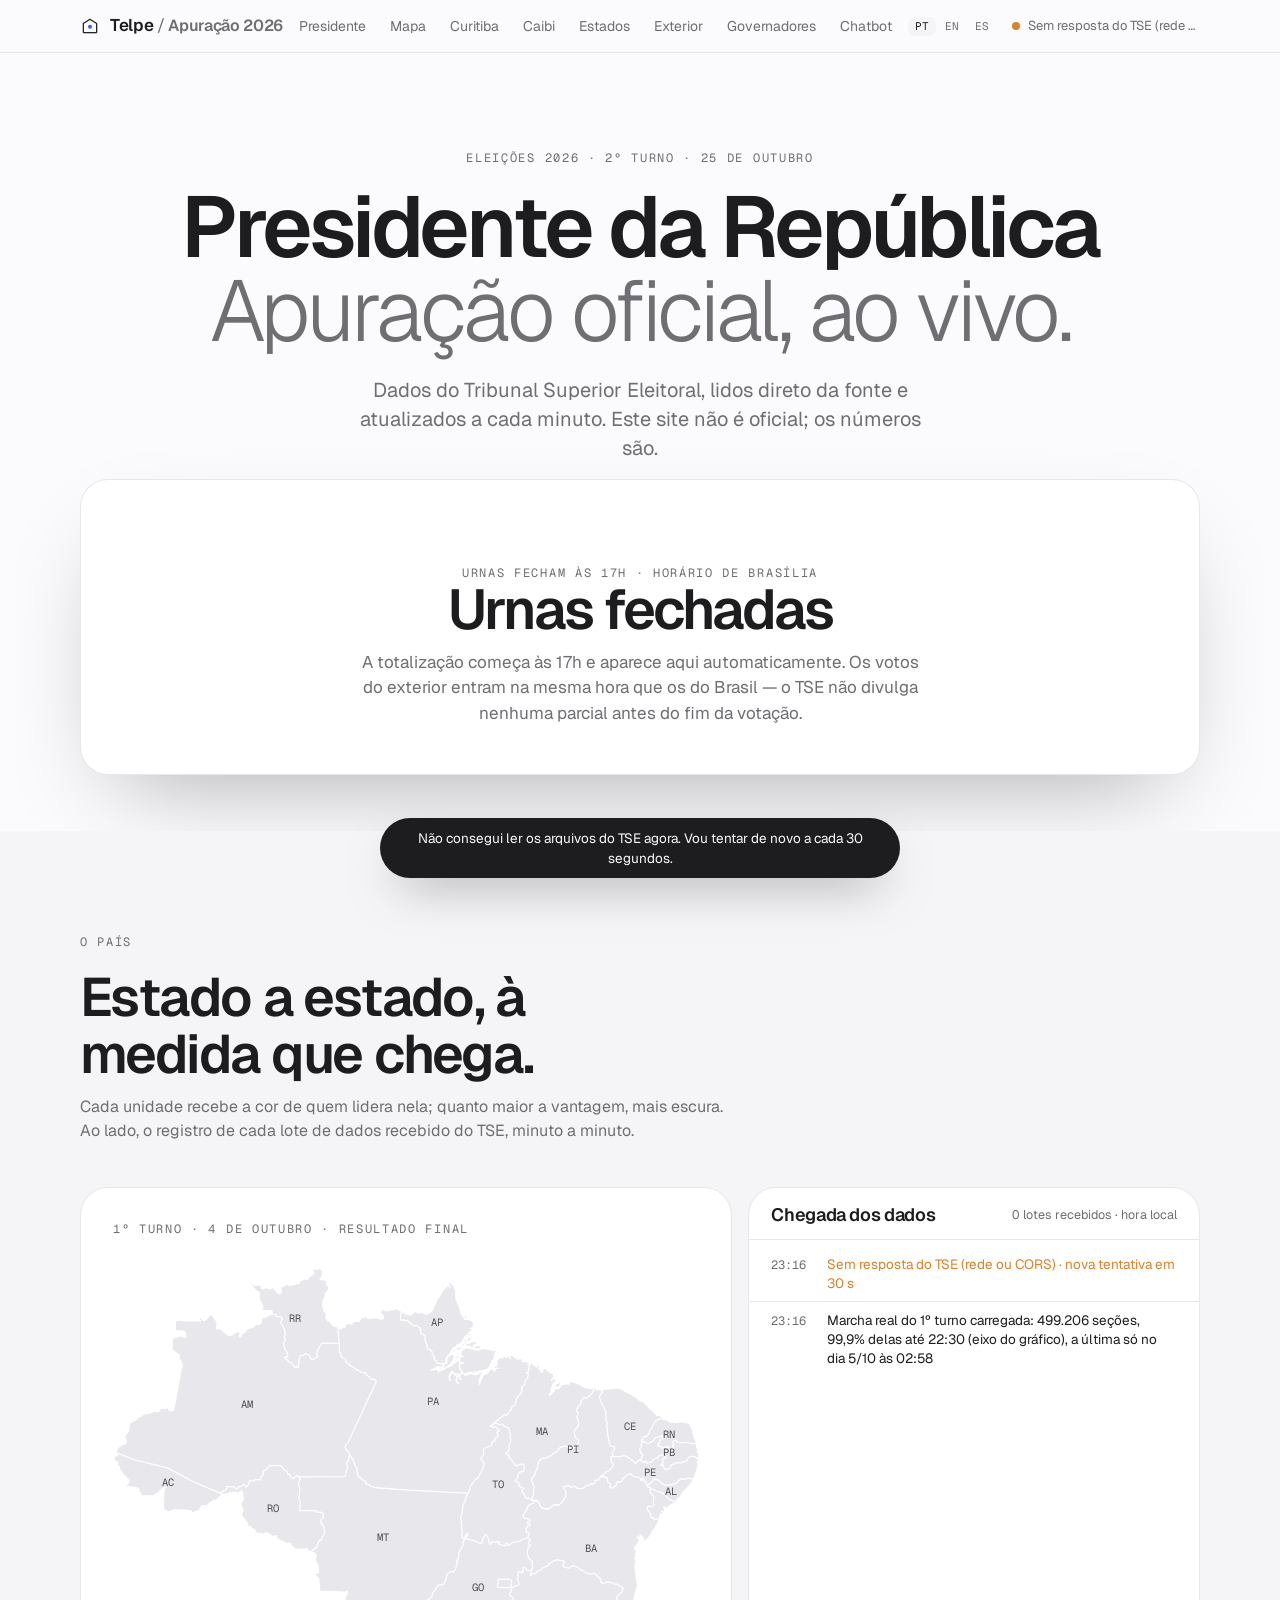
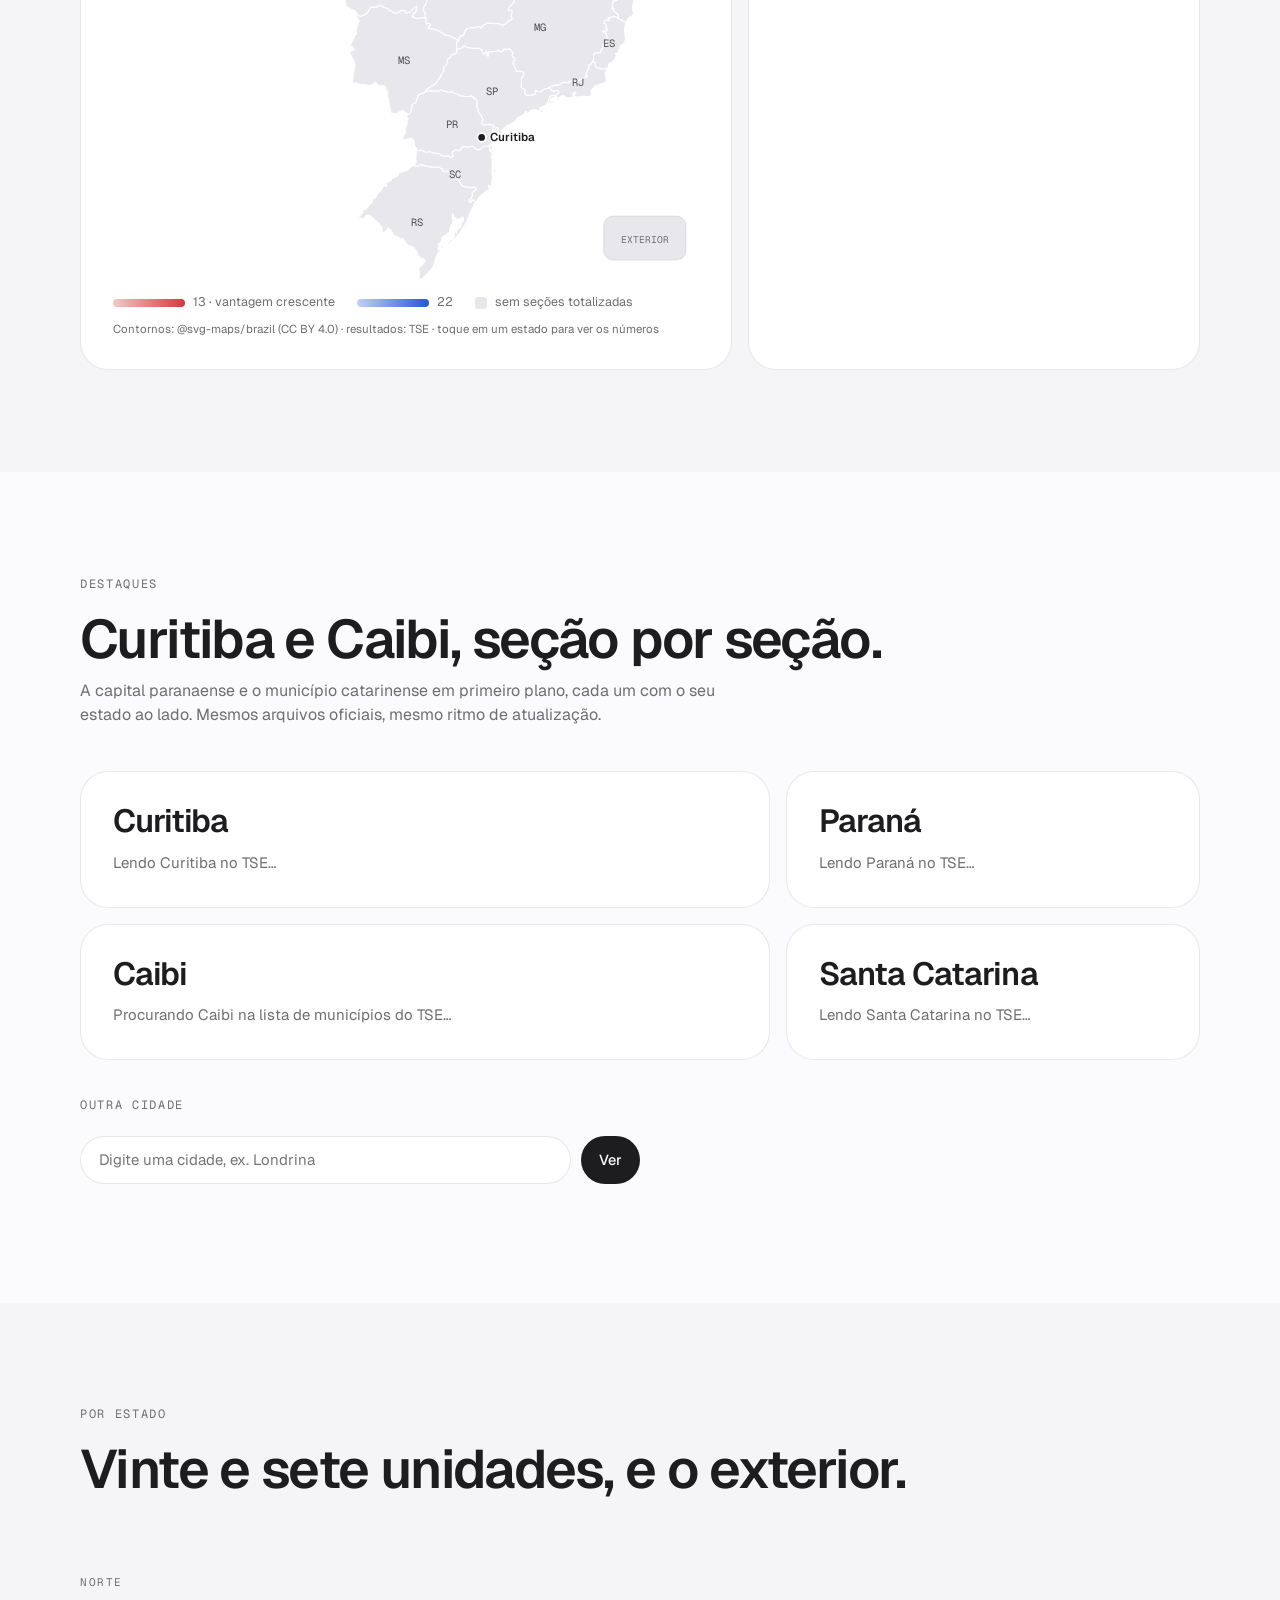
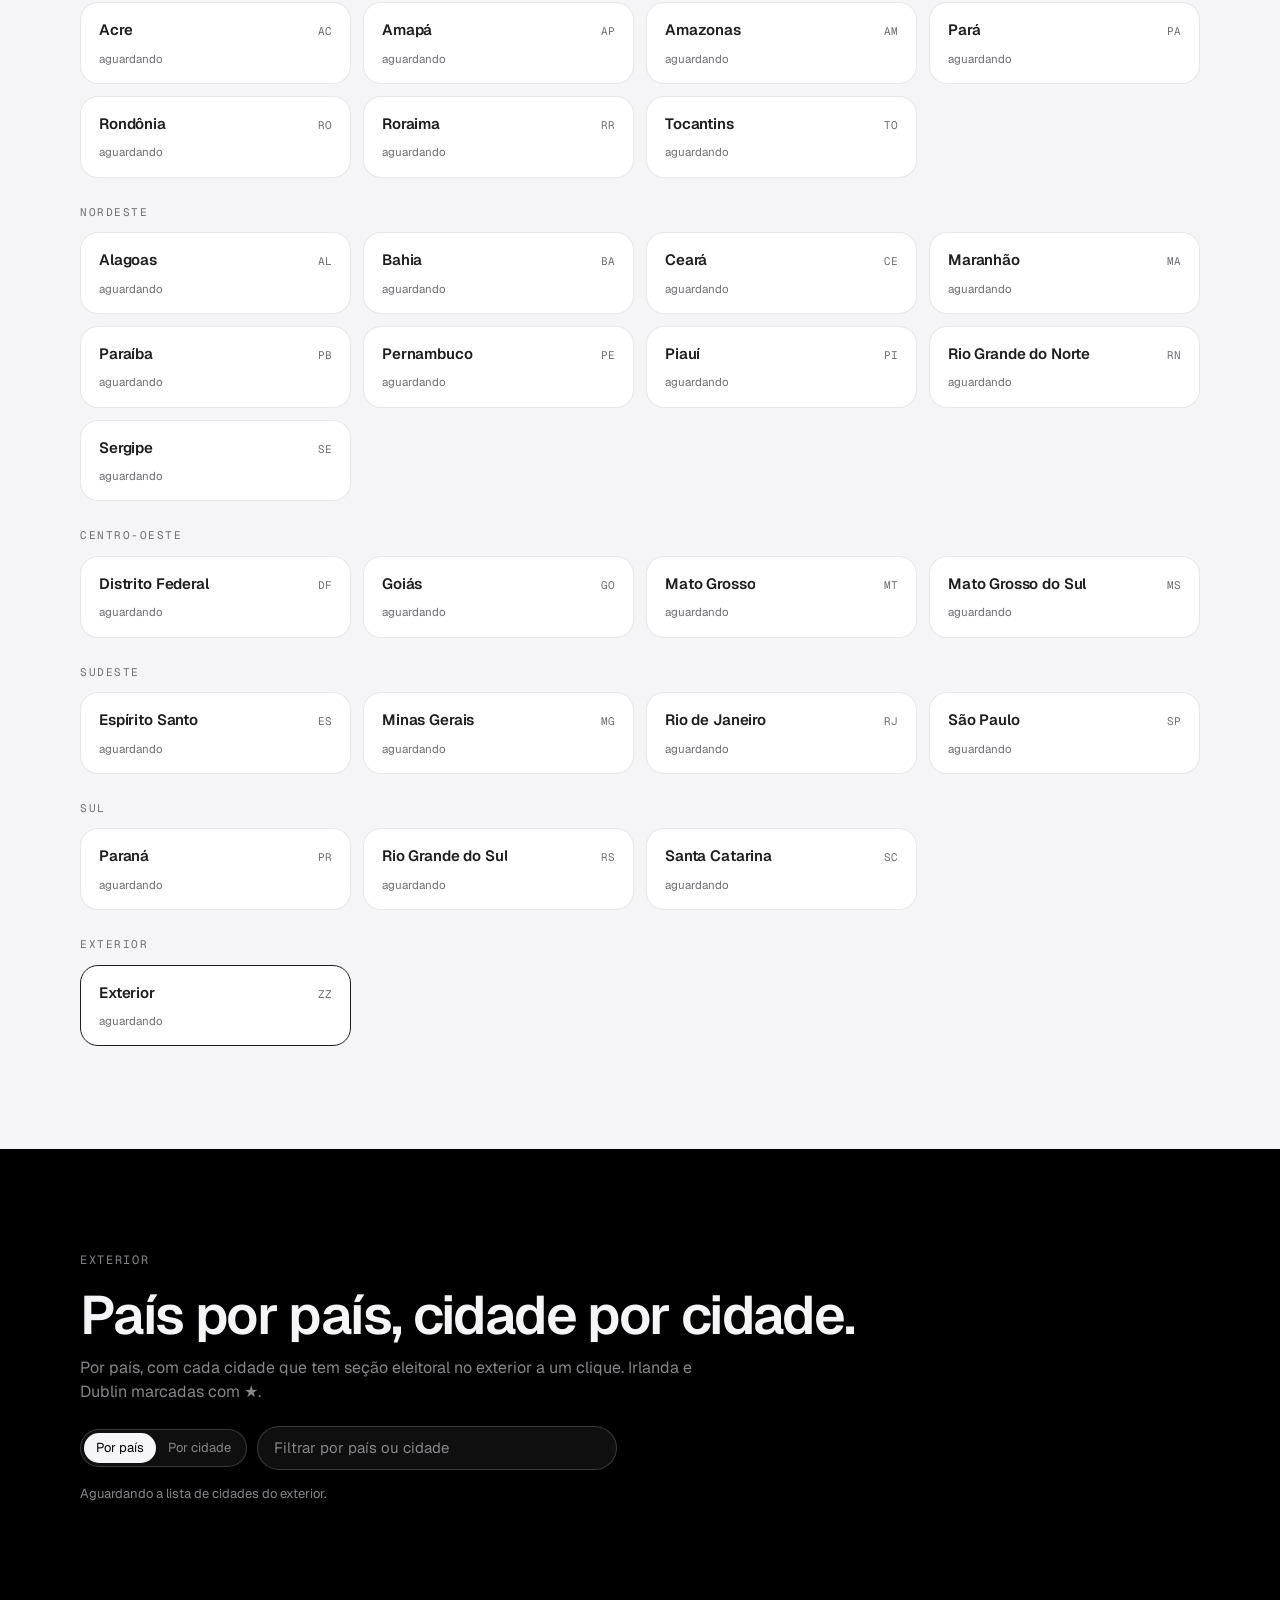
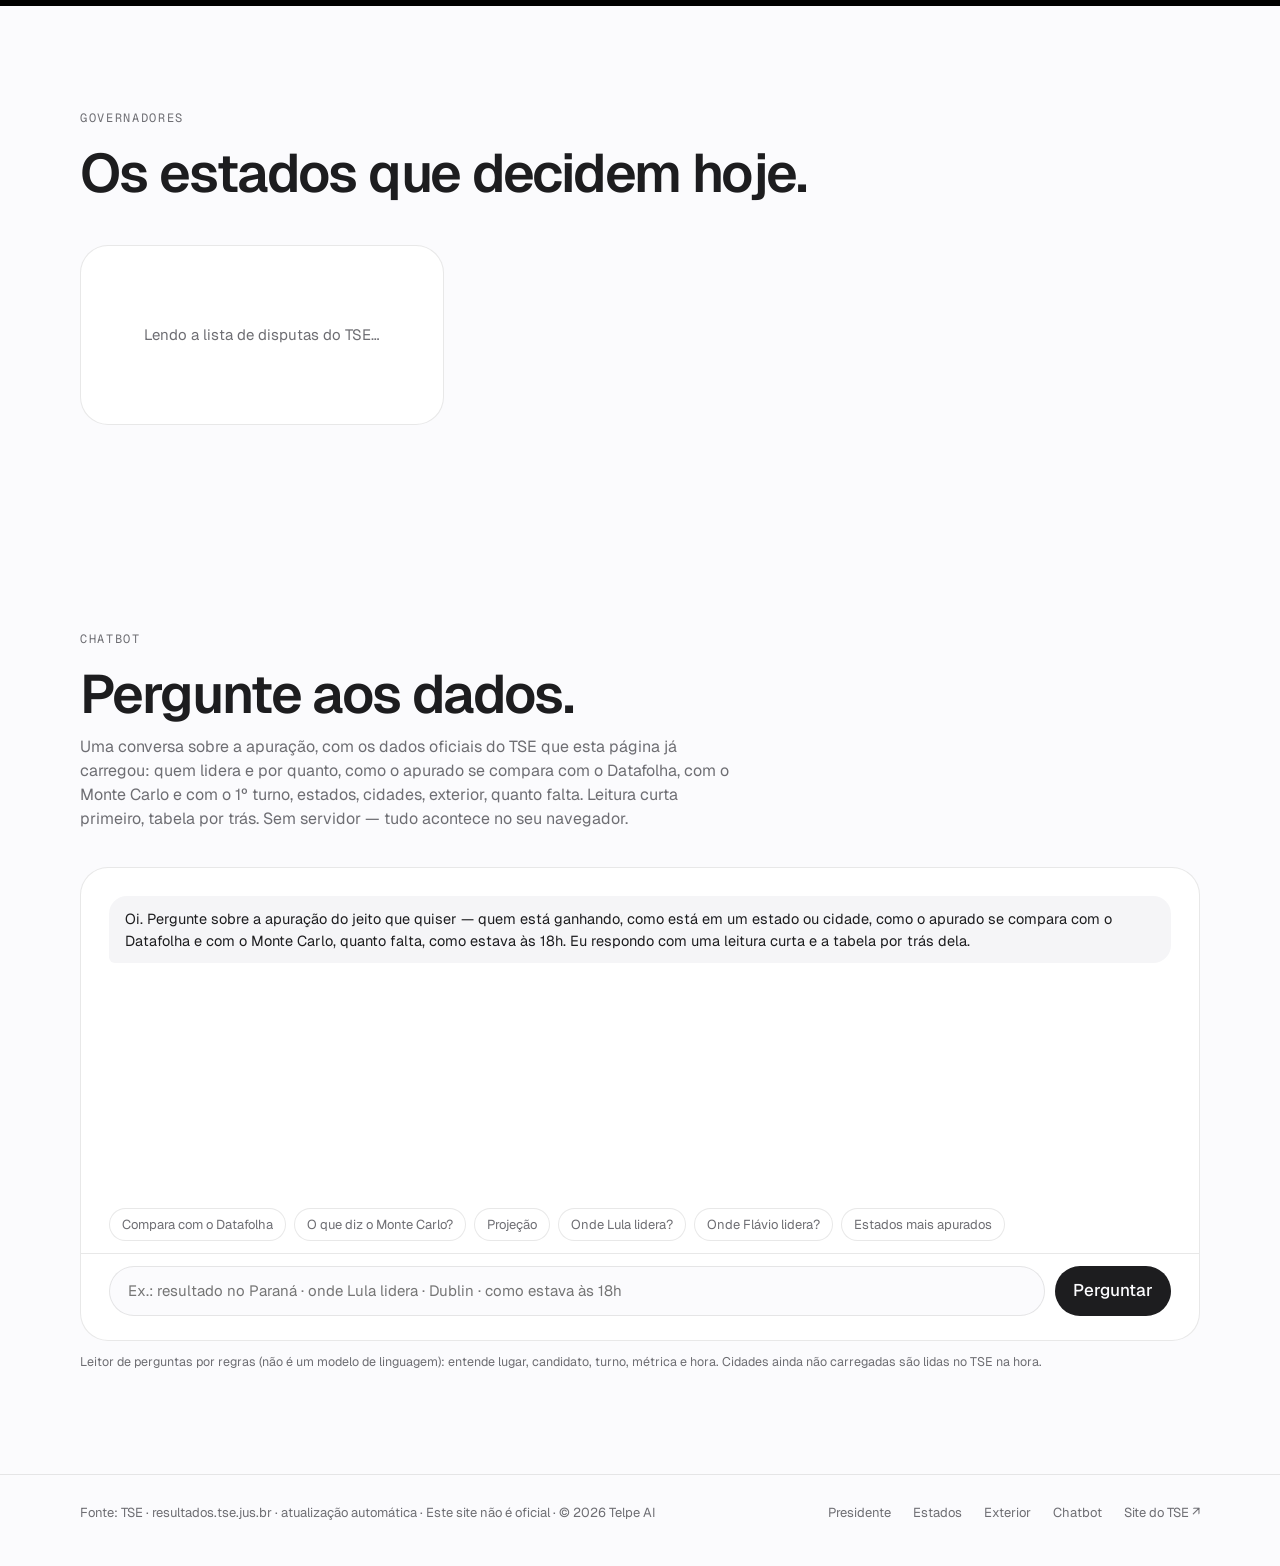
<file: projects/apuracao-2026/index.html>
<!doctype html>
<html lang="pt-BR">
<head>
<meta charset="utf-8">
<meta name="viewport" content="width=device-width, initial-scale=1, viewport-fit=cover">
<title>Apuração 2026 · Segundo turno</title>
<meta name="description" content="Apuração do segundo turno das eleições de 2026 com dados oficiais do TSE: presidente, estados, governadores, exterior e Curitiba em destaque. Atualização automática.">
<link rel="preconnect" href="https://fonts.googleapis.com">
<link rel="preconnect" href="https://fonts.gstatic.com" crossorigin>
<link rel="stylesheet" href="https://fonts.googleapis.com/css2?family=Geist:wght@300;400;500;600&family=Geist+Mono:wght@400;500&display=swap">
<style>
/* Apuração 2026 — one product-page grammar: a headline, the race itself in large numerals,
   then the plain facts band by band. Light and dark. Everything comes from the TSE's
   official result files; before 17h (Brasília) the page waits, and says so. */
:root{
  --bg:#fbfbfd;--bg-2:#f5f5f7;--card:#fff;--fg:#1d1d1f;--fg-2:#6e6e73;--line:rgba(29,29,31,.10);
  --accent:#3d5afe;--accent-ink:#fff;--ok:#2e9e5b;--warn:#d9822b;
  --c1:#d6383a;--c2:#2457d6;   /* the two candidates, by ballot number: 13 red, 22 blue (the convention readers know) */
  --map-empty:#e8e8ec;
  --inv-bg:#000;--inv-fg:#f5f5f7;--inv-fg-2:#86868b;
  --font:"Geist",-apple-system,BlinkMacSystemFont,"Helvetica Neue",Arial,sans-serif;--mono:"Geist Mono",ui-monospace,SFMono-Regular,Menlo,monospace;--radius:28px;
}
@media (prefers-color-scheme:dark){
  :root:not([data-theme="light"]){--bg:#000;--bg-2:#0c0c0e;--card:#161618;--fg:#f5f5f7;--fg-2:#8e8e93;--line:rgba(245,245,247,.12);--accent:#5b78ff;--c1:#ff6b6b;--c2:#6d95ff;--map-empty:#232326;--inv-bg:#1d1d1f;color-scheme:dark}
}
:root[data-theme="dark"]{--bg:#000;--bg-2:#0c0c0e;--card:#161618;--fg:#f5f5f7;--fg-2:#8e8e93;--line:rgba(245,245,247,.12);--accent:#5b78ff;--c1:#ff6b6b;--c2:#6d95ff;--map-empty:#232326;--inv-bg:#1d1d1f;color-scheme:dark}

*{box-sizing:border-box}
html{scroll-behavior:smooth}
html,body{margin:0}
body{background:var(--bg);color:var(--fg);font-family:var(--font);font-size:17px;line-height:1.5;-webkit-font-smoothing:antialiased;text-rendering:optimizeLegibility;overflow-x:hidden}
a{color:inherit;text-decoration:none}
button,input{font:inherit;color:inherit}
:focus-visible{outline:2px solid var(--accent);outline-offset:3px;border-radius:8px}
.wrap{width:min(1120px,100% - 40px);margin-inline:auto}
h1,h2,h3{margin:0;text-wrap:balance;letter-spacing:-.03em;line-height:1.05;font-weight:600}
p{margin:0}
.eyebrow{font-family:var(--mono);font-size:12px;letter-spacing:.14em;text-transform:uppercase;color:var(--fg-2)}
.num{font-variant-numeric:tabular-nums}
.muted{color:var(--fg-2)}

/* Nav */
.nav{position:sticky;top:env(safe-area-inset-top,0px);z-index:30;backdrop-filter:saturate(180%) blur(20px);-webkit-backdrop-filter:saturate(180%) blur(20px);background:color-mix(in srgb,var(--bg) 78%,transparent);border-bottom:1px solid var(--line)}
.nav .wrap{display:flex;align-items:center;justify-content:space-between;height:52px;gap:16px}
.brand{display:flex;align-items:center;gap:10px;font-weight:600;letter-spacing:-.02em;font-size:17px;white-space:nowrap}
.brand svg{width:20px;height:20px}
.brand .sep{color:var(--fg-2);font-weight:400}
.links{display:flex;gap:24px;font-size:14px;color:var(--fg-2)}
.links a:hover{color:var(--fg)}
@media (max-width:1100px){.links a.opt{display:none}}
@media (max-width:760px){.links{display:none}}
.status{display:inline-flex;align-items:center;gap:8px;font-size:13px;color:var(--fg-2);white-space:nowrap;font-variant-numeric:tabular-nums;min-width:0;flex:0 1 auto}
.lang{display:inline-flex;gap:2px;margin-left:auto;font-family:var(--mono);font-size:11px;letter-spacing:.06em;flex:none}
.lang button{border:0;background:none;color:var(--fg-2);padding:4px 7px;border-radius:7px;cursor:pointer;line-height:1}
.lang button.on{color:var(--fg);background:var(--bg-2)}.lang button:hover{color:var(--fg)}
.status #status-text{overflow:hidden;text-overflow:ellipsis;white-space:nowrap}
.status .dot{flex:none}
.status .dot{width:8px;height:8px;border-radius:50%;background:var(--fg-2)}
.status.live .dot{background:var(--ok);box-shadow:0 0 0 0 rgba(46,158,91,.5);animation:pulse 2s infinite}
.status.err .dot{background:var(--warn)}
@keyframes pulse{0%{box-shadow:0 0 0 0 rgba(46,158,91,.45)}70%{box-shadow:0 0 0 8px rgba(46,158,91,0)}100%{box-shadow:0 0 0 0 rgba(46,158,91,0)}}
@media (max-width:600px){.brand .sep,.brand .sub{display:none}}

/* Hero */
.hero{padding-block:clamp(48px,8vw,96px) clamp(32px,5vw,56px);text-align:center}
.hero h1{font-size:clamp(40px,7vw,86px);margin-top:18px;letter-spacing:-.04em;line-height:.98}
.hero h1 .soft{display:block;color:var(--fg-2);font-weight:300}
.hero .lede{max-width:46ch;margin:22px auto 0;font-size:clamp(17px,1.9vw,20px);line-height:1.45;color:var(--fg-2)}

/* Race module */
.race{background:var(--card);border:1px solid var(--line);border-radius:var(--radius);box-shadow:0 40px 100px -40px rgba(0,0,0,.35);padding:clamp(22px,3.5vw,40px);text-align:left}
.race .top{display:grid;grid-template-columns:1fr auto 1fr;gap:16px;align-items:end}
.cand{display:flex;gap:14px;align-items:center;min-width:0}
.cand.b{flex-direction:row-reverse;text-align:right}
.cand .pic{position:relative;width:64px;height:64px;border-radius:50%;background:var(--bg-2);border:1px solid var(--line);overflow:hidden;flex:none;display:grid;place-items:center;font-weight:600;color:var(--fg-2);font-size:20px}
.cand .pic img{position:absolute;inset:0;width:100%;height:100%;object-fit:cover;display:block}
.cand .who{min-width:0}
.cand .n{font-family:var(--mono);font-size:12px;letter-spacing:.1em;color:var(--fg-2)}
.cand .nm{font-size:clamp(20px,2.6vw,30px);font-weight:600;letter-spacing:-.025em;line-height:1.1;white-space:nowrap;overflow:hidden;text-overflow:ellipsis}
.cand .pt{font-size:13px;color:var(--fg-2)}
.race .vs{font-family:var(--mono);font-size:12px;letter-spacing:.14em;color:var(--fg-2);padding-bottom:8px}
.race .pcts{display:flex;justify-content:space-between;align-items:baseline;margin-top:22px;gap:12px}
.pct{font-size:clamp(44px,8vw,96px);font-weight:600;letter-spacing:-.05em;line-height:.95;font-variant-numeric:tabular-nums}
.pct small{font-size:.45em;font-weight:400;color:var(--fg-2);letter-spacing:-.02em}
.pct.a{color:var(--c1)}.pct.b{color:var(--c2)}
.votes{font-size:14px;color:var(--fg-2);font-variant-numeric:tabular-nums}
.pcts .side{display:flex;flex-direction:column;gap:6px}
.pcts .side.b{align-items:flex-end;text-align:right}
.bar{position:relative;height:14px;border-radius:999px;background:var(--bg-2);overflow:hidden;margin-top:18px;border:1px solid var(--line)}
.bar i{position:absolute;top:0;bottom:0;transition:width .9s cubic-bezier(.2,.7,.2,1)}
.bar .fa{left:0;background:var(--c1)}
.bar .fb{right:0;background:var(--c2)}
.bar .mid{position:absolute;left:50%;top:-3px;bottom:-3px;width:1px;background:var(--bg);opacity:.9}
.flag{display:inline-flex;align-items:center;gap:8px;font-size:13px;font-weight:500;border-radius:999px;padding:5px 12px;border:1px solid var(--line);color:var(--fg-2)}
.flag.win{background:var(--fg);color:var(--bg);border-color:var(--fg)}
.flags{display:flex;gap:8px;flex-wrap:wrap;justify-content:space-between;margin-top:14px}
.stats{display:grid;grid-template-columns:repeat(5,1fr);gap:14px;margin-top:26px;padding-top:22px;border-top:1px solid var(--line)}
.stats div{min-width:0}
.stats b{display:block;font-size:20px;letter-spacing:-.02em;font-weight:600;font-variant-numeric:tabular-nums}
.stats span{font-size:12.5px;color:var(--fg-2);display:block}
@media (max-width:760px){.stats{grid-template-columns:repeat(2,1fr)}.cand .pic{width:48px;height:48px;font-size:16px}.cand{gap:10px}.race .top{grid-template-columns:1fr auto 1fr;gap:8px}}


 /* March of the count */
.march{position:relative;padding:clamp(18px,3vw,28px) clamp(18px,3vw,28px) clamp(14px,2vw,20px)}
.march .hd{display:flex;justify-content:space-between;gap:10px 18px;flex-wrap:wrap;align-items:baseline;margin-bottom:12px}
.march .hd .eyebrow{margin:0}
.march .hd .meta{font-size:12.5px;color:var(--fg-2);font-variant-numeric:tabular-nums}
.march svg{width:100%;height:auto;display:block}
.march .ax{font-family:var(--mono);font-size:10.5px;fill:var(--fg-2)}
.march .grid{stroke:var(--line);stroke-width:1;opacity:.7}
.march .ln{fill:none;stroke-width:2.2;stroke-linejoin:round;stroke-linecap:round}
.march .ln.a{stroke:var(--c1)}.march .ln.b{stroke:var(--c2)}
.march .hair{stroke:var(--fg);stroke-width:1;opacity:0;pointer-events:none}
.march .dot{stroke:var(--card);stroke-width:2}
.march .legend{display:flex;gap:8px 18px;flex-wrap:wrap;font-size:12.5px;color:var(--fg-2);margin-top:10px}
.march .tick{stroke:var(--fg-2);stroke-width:1;opacity:.6}
.march .grid.base{stroke:var(--fg-2);opacity:.5}
.march .fifty{stroke:var(--fg-2);stroke-width:1;stroke-dasharray:2 4;opacity:.6}
.march .first{stroke:var(--fg-2);stroke-width:1;stroke-dasharray:3 3;opacity:.3}.march .ax.first{font-size:10px;paint-order:stroke;stroke:var(--card);stroke-width:3px;stroke-linejoin:round}
.march .ln.now{stroke-width:2.8;filter:drop-shadow(0 2px 3px rgba(0,0,0,.18))}
.march .lead{stroke:none;opacity:.13}.march .lead.a{fill:var(--c1)}.march .lead.b{fill:var(--c2)}
.march .halo{stroke:none;opacity:.16}.march .halo.a{fill:var(--c1)}.march .halo.b{fill:var(--c2)}
@keyframes pulse{0%,100%{opacity:.16;transform:scale(1)}50%{opacity:.05;transform:scale(1.6)}}.march .halo{transform-box:fill-box;transform-origin:center;animation:pulse 2.4s ease-in-out infinite}
.march .ln.r1{stroke-width:1.6;opacity:.42}
.march .ln.pj{stroke-width:1.6;stroke-dasharray:7 5;opacity:.85}
.march .ln.mc{stroke-width:1.8;stroke-dasharray:2 4}
.march .ax.end{font-size:11px;font-weight:600;paint-order:stroke;stroke:var(--card);stroke-width:3px;stroke-linejoin:round}.march .ax.end.a{fill:var(--c1)}.march .ax.end.b{fill:var(--c2)}
.march .legend .sw{display:inline-block;width:16px;height:0;border-top:2.5px solid;border-radius:0;vertical-align:middle;margin-right:3px}
.march .legend .sw.a{border-color:var(--c1)}.march .legend .sw.b{border-color:var(--c2);margin-right:7px}
.march .legend .sw.r1{opacity:.45}.march .legend .sw.pj{border-top-style:dashed}.march .legend .sw.mc{border-top-style:dotted;border-top-width:3px}
.march .legend .opts{display:inline-flex;gap:6px;align-items:center;margin-left:auto}
.march .legend .opts button{border:1px solid var(--line);background:none;border-radius:999px;padding:3px 10px;font-size:12px;color:var(--fg-2);cursor:pointer}
.march .legend .opts button.on{background:var(--fg);color:var(--bg);border-color:var(--fg)}
.march .mcnote{font-size:12.5px;color:var(--fg-2);margin-top:10px;line-height:1.45}
.march .tip .r3{display:grid;grid-template-columns:minmax(0,1fr) auto auto;gap:10px;font-size:12.5px;margin-top:3px;font-variant-numeric:tabular-nums}
.march .tip .r3 .a{color:var(--c1);text-align:right;font-weight:600}.march .tip .r3 .b{color:var(--c2);text-align:right;font-weight:600}
.march .tip .hd3{font-size:11px;color:var(--fg-2);margin-top:0}.march .tip .hd3 .a,.march .tip .hd3 .b{font-weight:500;white-space:nowrap}
.march .tip{width:auto;min-width:230px;max-width:min(300px,86vw)}
.bars{display:grid;gap:12px;margin-top:4px}
.bars .row{display:grid;grid-template-columns:minmax(120px,.9fr) 1fr auto;gap:12px;align-items:center;font-size:14px}
.bars .row .lab{white-space:nowrap;overflow:hidden;text-overflow:ellipsis}
.bars .row .lab small{display:block;color:var(--fg-2);font-size:12px}
.bars .track{height:14px;border-radius:999px;background:var(--bg-2);overflow:hidden;border:1px solid var(--line)}
.bars .track i{display:block;height:100%;border-radius:999px;transition:width .9s cubic-bezier(.2,.7,.2,1)}
.bars .val{font-weight:600;font-variant-numeric:tabular-nums;min-width:62px;text-align:right}
.bars .val small{display:block;font-weight:400;color:var(--fg-2);font-size:11.5px}
@media (max-width:480px){.bars .row{grid-template-columns:1fr auto;grid-template-areas:"lab val" "track track"}.bars .row .lab{grid-area:lab}.bars .row .val{grid-area:val}.bars .track{grid-area:track}}

 /* Projection */
.proj{margin-top:16px;padding:clamp(20px,3vw,30px)}
.proj .hd{display:flex;justify-content:space-between;gap:12px;flex-wrap:wrap;align-items:baseline}
.proj .hd .eyebrow{margin:0}
.proj .tier{font-size:13px;font-weight:500;border-radius:999px;padding:5px 12px;border:1px solid var(--line);color:var(--fg-2)}
.proj .tier.strong{background:var(--fg);color:var(--bg);border-color:var(--fg)}
.proj .row{display:grid;grid-template-columns:1fr auto 1fr;gap:12px;align-items:end;margin-top:14px}
.proj .row .p{font-size:clamp(30px,4.6vw,52px);font-weight:600;letter-spacing:-.045em;line-height:1;font-variant-numeric:tabular-nums}
.proj .row .p.a{color:var(--c1)}.proj .row .p.b{color:var(--c2);text-align:right}
.proj .row .p small{font-size:.5em;font-weight:400;color:var(--fg-2);letter-spacing:-.02em}
.proj .row .who{font-size:13px;color:var(--fg-2);margin-top:4px}
.proj .row .who.r{text-align:right}
.proj .row .lead{text-align:center;font-size:14px;color:var(--fg-2);padding-bottom:6px}
.proj .row .lead b{display:block;font-size:17px;color:var(--fg);letter-spacing:-.02em}
.proj .bar{height:10px;margin-top:12px}
.proj .note{font-size:12.5px;color:var(--fg-2);margin-top:12px;max-width:none}
@media (max-width:600px){.proj .row{grid-template-columns:1fr 1fr}.proj .row .lead{grid-column:1/-1;order:3;padding:8px 0 0}}

 /* First round beside the second */
.strip{display:flex;justify-content:space-between;gap:10px 18px;flex-wrap:wrap;align-items:center;padding-bottom:16px;margin-bottom:18px;border-bottom:1px solid var(--line);font-size:13px;color:var(--fg-2)}
.strip .eyebrow{margin:0}
.strip b{color:var(--fg);font-variant-numeric:tabular-nums}
.ref{font-size:12.5px;color:var(--fg-2);margin-top:4px;font-variant-numeric:tabular-nums}
.ref b{color:var(--fg);font-weight:500}
.others{font-size:12.5px;color:var(--fg-2);margin-top:10px}
.seg{display:inline-flex;background:var(--bg-2);border-radius:999px;padding:3px;border:1px solid var(--line)}
.seg button{border:0;background:none;padding:5px 12px;border-radius:999px;font-size:13px;color:var(--fg-2);cursor:pointer}
.seg button.on{background:var(--fg);color:var(--bg)}
.seg[hidden]{display:none}
.maphd{display:flex;justify-content:space-between;align-items:center;gap:10px;flex-wrap:wrap;margin-bottom:12px}
.uf .s2{font-size:11.5px;color:var(--fg-2);margin-top:3px;font-variant-numeric:tabular-nums}
.poll{display:grid;grid-template-columns:1fr auto 1fr;gap:12px;align-items:end;margin-top:14px}
.poll .who{font-size:13px;color:var(--fg-2);margin-top:4px}
.poll .who.r{text-align:right}
.poll .lead{text-align:center;font-size:14px;color:var(--fg-2);padding-bottom:6px}
.poll .lead b{display:block;font-size:17px;color:var(--fg);letter-spacing:-.02em}
@media (max-width:600px){.poll{grid-template-columns:1fr 1fr}.poll .lead{grid-column:1/-1;order:3;padding:8px 0 0}}

/* Waiting state */
.wait{text-align:center;padding:clamp(28px,4vw,44px) 0 8px}
.wait .big{font-size:clamp(34px,5vw,56px);font-weight:600;letter-spacing:-.04em;line-height:1;font-variant-numeric:tabular-nums}
.wait p{color:var(--fg-2);margin-top:12px;max-width:52ch;margin-inline:auto}
.wait .eyebrow{max-width:none;margin-top:0}
.recap{margin-top:26px;padding-top:22px;border-top:1px solid var(--line)}
.recap .eyebrow{margin-bottom:12px;text-align:center}

/* Bands */
.band{padding-block:clamp(56px,8vw,112px)}
.band.grey{background:var(--bg-2)}
.band.inv{background:var(--inv-bg);color:var(--inv-fg)}
.band.inv .eyebrow,.band.inv .muted{color:var(--inv-fg-2)}
.h2{font-size:clamp(30px,4.4vw,54px);max-width:24ch}
.band .eyebrow{margin-bottom:18px}
.sub{color:var(--fg-2);margin-top:12px;max-width:60ch;font-size:16px}

/* Spotlight (Curitiba) */
.spot{display:grid;grid-template-columns:1.25fr .75fr;gap:16px;margin-top:clamp(28px,4vw,44px)}
@media (max-width:860px){.spot{grid-template-columns:1fr}}
.card{background:var(--card);border:1px solid var(--line);border-radius:var(--radius);padding:clamp(20px,3vw,32px);min-width:0}
.card .ttl{display:flex;justify-content:space-between;align-items:baseline;gap:12px;flex-wrap:wrap}
.card h3{font-size:clamp(22px,2.6vw,32px);letter-spacing:-.03em}
.card .meta{font-size:13px;color:var(--fg-2);font-variant-numeric:tabular-nums}
.mini{margin-top:18px}
.mini .row{display:flex;justify-content:space-between;align-items:baseline;gap:12px}
.mini .row b{font-size:clamp(28px,4vw,44px);font-weight:600;letter-spacing:-.04em;line-height:1;font-variant-numeric:tabular-nums}
.mini .row b.a{color:var(--c1)}.mini .row b.b{color:var(--c2)}
.mini .row span{font-size:13px;color:var(--fg-2)}
.mini .names{display:flex;justify-content:space-between;gap:12px;font-size:14px;margin-top:6px}
.mini .names .r{text-align:right}
.mini .bar{height:10px;margin-top:12px}
.mini .foot{display:flex;justify-content:space-between;gap:12px;font-size:12.5px;color:var(--fg-2);margin-top:12px;font-variant-numeric:tabular-nums}
.mini .foot2{font-size:12.5px;color:var(--fg-2);margin-top:6px;font-variant-numeric:tabular-nums}
.card.empty{display:grid;place-items:center;color:var(--fg-2);font-size:15px;text-align:center;min-height:180px}

/* UF grid */
.ufs{display:grid;grid-template-columns:repeat(4,1fr);gap:12px;margin-top:clamp(28px,4vw,44px)}
@media (max-width:1000px){.ufs{grid-template-columns:repeat(3,1fr)}}
@media (max-width:700px){.ufs{grid-template-columns:repeat(2,1fr)}}
@media (max-width:340px){.ufs{grid-template-columns:1fr}}
.uf{background:var(--card);border:1px solid var(--line);border-radius:18px;padding:16px 18px;min-width:0}
.uf .k{display:flex;justify-content:space-between;gap:8px;align-items:baseline}
.uf .k b{font-size:15px;font-weight:600;letter-spacing:-.01em;white-space:nowrap;overflow:hidden;text-overflow:ellipsis}
.uf .k span{font-family:var(--mono);font-size:11px;color:var(--fg-2);white-space:nowrap}
.uf .p{display:flex;justify-content:space-between;align-items:baseline;margin-top:10px;font-variant-numeric:tabular-nums}
.uf .p b{font-size:22px;font-weight:600;letter-spacing:-.03em;line-height:1}
.uf .p b.a{color:var(--c1)}.uf .p b.b{color:var(--c2)}
.uf .p.lead-a b.b,.uf .p.lead-b b.a{opacity:.55}
.uf .bar{height:7px;margin-top:10px;border:0}
.uf .s{font-size:11.5px;color:var(--fg-2);margin-top:8px;font-variant-numeric:tabular-nums}
.uf.region{grid-column:1/-1;background:none;border:0;padding:14px 0 0;font-family:var(--mono);font-size:11px;letter-spacing:.14em;text-transform:uppercase;color:var(--fg-2)}
.uf.ext{border-color:var(--fg)}
.legend{display:flex;gap:18px;flex-wrap:wrap;font-size:13px;color:var(--fg-2);margin-top:18px}
.legend i{display:inline-block;width:10px;height:10px;border-radius:50%;margin-right:6px;vertical-align:middle}

/* Cities (exterior) table */
.tbl{width:100%;border-collapse:collapse;margin-top:clamp(24px,3vw,36px);font-size:14.5px}
.tbl th{text-align:left;font-family:var(--mono);font-size:11px;letter-spacing:.12em;text-transform:uppercase;color:var(--inv-fg-2);font-weight:500;padding:10px 10px;border-bottom:1px solid rgba(255,255,255,.14)}
.tbl td{padding:12px 10px;border-bottom:1px solid rgba(255,255,255,.08);vertical-align:middle;font-variant-numeric:tabular-nums}
.tbl td.r,.tbl th.r{text-align:right}
.tbl td.city{font-weight:500}
.tbl tr.hi td{background:rgba(255,255,255,.06)}
.tbl .star{color:var(--accent);margin-left:6px;font-size:12px}
.tbl .b{display:inline-block;width:120px;height:6px;border-radius:999px;background:rgba(255,255,255,.12);position:relative;overflow:hidden;vertical-align:middle}
.tbl .b i{position:absolute;top:0;bottom:0;left:0;background:var(--c1)}
.tbl .b i.two{left:auto;right:0;background:var(--c2)}
@media (max-width:700px){.tbl .hide{display:none}.tbl .b{width:72px}}
.tbl-note{font-size:13px;color:var(--inv-fg-2);margin-top:14px}
.filter{margin-top:22px;display:flex;gap:10px;flex-wrap:wrap;align-items:center}
.filter input{border:1px solid rgba(255,255,255,.18);background:rgba(255,255,255,.06);color:var(--inv-fg);border-radius:999px;padding:10px 16px;font-size:15px;width:min(360px,100%)}
.filter input::placeholder{color:var(--inv-fg-2)}
.band.inv .seg{background:rgba(255,255,255,.06);border-color:rgba(255,255,255,.18)}
.band.inv .seg button{color:var(--inv-fg-2)}
.band.inv .seg button.on{background:var(--inv-fg);color:var(--inv-bg)}
.tbl tr.go{cursor:pointer}
.tbl tr.go:hover td{background:rgba(255,255,255,.04)}
.tbl td .sub{display:block;font-size:11.5px;color:var(--inv-fg-2);font-weight:400;margin-top:2px}

/* Governors */
.govs{display:grid;grid-template-columns:repeat(3,1fr);gap:14px;margin-top:clamp(28px,4vw,44px)}
@media (max-width:900px){.govs{grid-template-columns:repeat(2,1fr)}}
@media (max-width:600px){.govs{grid-template-columns:1fr}}
.gov .card{height:100%}
.gov .nm{font-weight:600;letter-spacing:-.01em}
.gov .pt{color:var(--fg-2);font-size:13px}

/* Search another city */
.find{display:grid;grid-template-columns:1fr auto;gap:10px;margin-top:22px;max-width:560px}
.find input{border:1px solid var(--line);border-radius:999px;padding:12px 18px;background:var(--card);font-size:15px;width:100%}
.find button{border:0;background:var(--fg);color:var(--bg);border-radius:999px;padding:12px 18px;font-size:14.5px;cursor:pointer;font-weight:500}
.found{margin-top:16px;max-width:560px}

 /* Map + log */
.duo{display:grid;grid-template-columns:1.3fr .9fr;gap:16px;margin-top:clamp(28px,4vw,44px);align-items:stretch}
@media (max-width:900px){.duo{grid-template-columns:1fr}}
.map{position:relative}
.map svg{width:100%;height:auto;display:block}
.map path.uf{stroke:var(--card);stroke-width:1.1;stroke-linejoin:round;transition:fill .8s;cursor:pointer}
.map path.uf:hover,.map path.uf.on{stroke:var(--fg);stroke-width:1.8}
.map text.lbl{font-family:var(--mono);font-size:11px;fill:var(--fg);pointer-events:none;opacity:.75;text-anchor:middle}
.map .mark circle{fill:var(--fg);stroke:var(--card);stroke-width:2}
.map .mark text{font-family:var(--font);font-size:12px;font-weight:600;fill:var(--fg);paint-order:stroke;stroke:var(--card);stroke-width:3px;stroke-linejoin:round}
.map .inset rect{stroke:var(--line);stroke-width:1}
.map .inset text{font-family:var(--mono);font-size:10px;fill:var(--fg-2);text-anchor:middle}
.map .legend{display:flex;gap:10px 22px;flex-wrap:wrap;font-size:12.5px;color:var(--fg-2);margin-top:14px;align-items:center}
.map .legend .g{display:inline-block;width:72px;height:8px;border-radius:999px;vertical-align:middle;margin-right:8px}
.map .legend .e{display:inline-block;width:12px;height:12px;border-radius:3px;background:var(--map-empty);vertical-align:middle;margin-right:8px}
.map .src{font-size:11.5px;color:var(--fg-2);margin-top:8px}
@media (max-width:600px){.map text.lbl{display:none}}
.tip{position:absolute;z-index:5;background:var(--card);border:1px solid var(--line);border-radius:16px;padding:12px 14px;box-shadow:0 24px 60px -24px rgba(0,0,0,.45);width:250px;pointer-events:none;display:none;font-size:13px}
.tip b.t{display:block;font-size:15px;letter-spacing:-.01em;margin-bottom:8px}
.tip .r{display:grid;grid-template-columns:10px 1fr auto auto;gap:8px;align-items:center;margin-top:5px;font-variant-numeric:tabular-nums}
.tip .r i{width:10px;height:10px;border-radius:50%;display:inline-block}
.tip .r .v{color:var(--fg-2)}
.tip .r span:nth-child(2){white-space:nowrap;overflow:hidden;text-overflow:ellipsis}
.tip .r .p{font-weight:600}
.tip .bb{height:4px;border-radius:999px;background:var(--bg-2);position:relative;overflow:hidden;margin-top:3px}
.tip .bb i{position:absolute;left:0;top:0;bottom:0;border-radius:999px}
.tip .s{font-size:12px;color:var(--fg-2);margin-top:9px}
.tiles{display:grid;grid-template-columns:repeat(6,1fr);gap:5px}
.tile{aspect-ratio:1;border-radius:8px;display:grid;place-items:center;font-family:var(--mono);font-size:12px;color:var(--fg);cursor:pointer;transition:background .8s}
.tile:hover{outline:2px solid var(--fg)}
.log{display:flex;flex-direction:column;padding:0;overflow:hidden;min-height:360px}
.log .hd{display:flex;justify-content:space-between;align-items:center;gap:10px;padding:18px 22px 14px;border-bottom:1px solid var(--line)}
.log .hd h3{font-size:18px;letter-spacing:-.02em}
.log .hd span{font-size:12.5px;color:var(--fg-2);font-variant-numeric:tabular-nums}
.log ol{list-style:none;margin:0;padding:6px 0;overflow:auto;flex:1;min-height:0;max-height:720px}
.log li{display:grid;grid-template-columns:44px 1fr;gap:12px;padding:9px 22px;font-size:13.5px;line-height:1.4;border-bottom:1px solid var(--line)}
.log li:last-child{border-bottom:0}
.log li time{font-family:var(--mono);font-size:12px;color:var(--fg-2);padding-top:2px}
.log li.quiet,.log li.quiet time{color:var(--fg-2)}
.log li.err{color:var(--warn)}
.log li.big{font-weight:600;background:var(--bg-2)}
.log li .d{display:block;font-size:12.5px;color:var(--fg-2);margin-top:2px;font-weight:400}
.log .empty{padding:22px;color:var(--fg-2);font-size:14px}
@media (max-width:900px){.log ol{max-height:380px}.log{min-height:0}}
/* Chatbot: a conversation over the same data, answers as compact tables */
.chat{padding:0;overflow:hidden;display:flex;flex-direction:column;max-height:min(80vh,900px);margin-top:clamp(24px,3vw,36px)}
.chat-log{position:relative;flex:1;overflow:auto;padding:clamp(16px,2.5vw,28px);display:flex;flex-direction:column;gap:14px;min-height:340px;overscroll-behavior:contain}
.msg{max-width:min(100%,720px);border-radius:18px;padding:12px 16px;font-size:14.5px;line-height:1.5}
.msg.user{align-self:flex-end;background:var(--fg);color:var(--bg);border-bottom-right-radius:6px}
.msg.bot{align-self:stretch;max-width:100%;background:var(--bg-2);border-bottom-left-radius:6px}
.msg .mt{font-family:var(--mono);font-size:11px;letter-spacing:.12em;text-transform:uppercase;color:var(--fg-2);margin-bottom:6px}
.msg .mx{margin:0 0 8px}.msg .mx:last-child{margin-bottom:0}.msg .mx b{font-weight:600}.msg .mn{margin:8px 0 0;font-size:12.5px;color:var(--fg-2)}.msg .mf{margin:10px 0 0;font-size:12.5px;color:var(--fg-2);font-variant-numeric:tabular-nums}
.typing{display:inline-flex;gap:4px;padding:6px 2px}.typing i{width:6px;height:6px;border-radius:50%;background:var(--fg-2);animation:blink 1.2s infinite}.typing i:nth-child(2){animation-delay:.2s}.typing i:nth-child(3){animation-delay:.4s}@keyframes blink{0%,80%,100%{opacity:.25}40%{opacity:1}}
.ct-wrap{overflow:auto;-webkit-overflow-scrolling:touch;margin-top:4px}
.ct{width:100%;border-collapse:collapse;font-size:13.5px;font-variant-numeric:tabular-nums}
.ct th{text-align:left;font-family:var(--mono);font-size:10.5px;letter-spacing:.1em;text-transform:uppercase;color:var(--fg-2);font-weight:500;padding:8px 8px;border-bottom:1px solid var(--line);white-space:nowrap}
.ct td{padding:8px 8px;border-bottom:1px solid var(--line);vertical-align:top}
.ct tr:last-child td{border-bottom:0}
.ct .r{text-align:right;white-space:nowrap}.ct .mu{color:var(--fg-2);font-weight:400}.ct th.a{color:var(--c1)}.ct th.b{color:var(--c2)}
.ct tr.el td{background:rgba(46,158,91,.10)}
.ct .cd{display:inline-block;width:8px;height:8px;border-radius:50%;margin-right:7px;vertical-align:middle}.ct .cd.a{background:var(--c1)}.ct .cd.b{background:var(--c2)}
.ct .up{color:var(--ok)}.ct .dn{color:var(--warn)}
.ct .pill{font-size:11px;border:1px solid var(--ok);color:var(--ok);border-radius:999px;padding:1px 7px;margin-left:6px;vertical-align:middle}
.chips{display:flex;gap:8px;flex-wrap:wrap;padding:0 clamp(16px,2.5vw,28px) 12px}
.chip{border:1px solid var(--line);background:var(--card);border-radius:999px;padding:6px 12px;font-size:13px;color:var(--fg-2);cursor:pointer;text-align:left}
.chip:hover{border-color:var(--fg);color:var(--fg)}
.chat-in{display:flex;gap:10px;padding:12px clamp(16px,2.5vw,28px) clamp(16px,2.5vw,24px);border-top:1px solid var(--line)}
.chat-in input{flex:1;border:1px solid var(--line);background:var(--bg);border-radius:999px;padding:12px 18px;font-size:15px;min-width:0}
.chat-in button{border:0;background:var(--fg);color:var(--bg);border-radius:999px;padding:12px 18px;font-weight:500;cursor:pointer;white-space:nowrap}
.chat-note{font-size:12.5px;color:var(--fg-2);margin-top:12px}
.sm-only{display:none}

/* Phone-specific layout, last so it wins */
@media (max-width:480px){
  .race .top{grid-template-columns:1fr 1fr;gap:12px;align-items:start}
  .cand,.cand.b{flex-direction:column;align-items:flex-start;gap:8px}
  .cand.b{align-items:flex-end;text-align:right}
  .cand .nm{white-space:normal;font-size:19px;line-height:1.12}
  .race .vs{display:none}
  .pct{font-size:clamp(40px,12vw,52px)}
  .flags{justify-content:center}
  .flag.ph{display:none}
  .stats{grid-template-columns:1fr 1fr;gap:12px}
  .stats div:first-child{grid-column:1/-1}
  .strip{flex-direction:column;align-items:flex-start;gap:4px;font-size:12.5px}
  .strip .eyebrow{font-size:11px;letter-spacing:.1em}
  .sm-hide{display:none}
  .ref{font-size:12px}
  .poll{align-items:start}
  .hero h1{font-size:clamp(38px,11vw,56px)}
  .chat-log{padding:14px 12px}.msg{padding:10px 12px;font-size:14px}.ct{font-size:12px}.ct th,.ct td{padding:6px 5px}.ct .cd{margin-right:4px}.ct .ph-hide{display:none}.sm-only{display:inline}.chips{padding:0 12px 10px}.chat-in{padding:10px 12px 14px;gap:8px}.chat-in input{padding:10px 14px;font-size:14px}.chat-in button{padding:10px 14px}
}
.flag.ph{visibility:hidden}
footer{border-top:1px solid var(--line);padding-block:28px calc(44px + env(safe-area-inset-bottom,0px));color:var(--fg-2);font-size:13px}
footer .wrap{display:flex;justify-content:space-between;gap:14px 28px;flex-wrap:wrap}
footer nav{display:flex;gap:22px;flex-wrap:wrap}
.toast{position:fixed;left:50%;bottom:22px;transform:translateX(-50%);background:var(--fg);color:var(--bg);font-size:13.5px;padding:10px 16px;border-radius:999px;box-shadow:0 20px 50px -20px rgba(0,0,0,.5);opacity:0;pointer-events:none;transition:opacity .3s;z-index:40;max-width:min(92vw,520px);text-align:center}
.toast.on{opacity:1}
@media (prefers-reduced-motion:reduce){.bar i{transition:none}.status.live .dot{animation:none}}
</style>
</head>
<body>

<header class="nav">
  <div class="wrap">
    <a class="brand" href="#top" aria-label="Telpe · Apuração 2026">
      <svg viewBox="0 0 24 24" fill="none" aria-hidden="true"><path d="M4 20V9l8-5 8 5v11" stroke="currentColor" stroke-width="1.5" stroke-linejoin="round"/><path d="M4 20h16" stroke="currentColor" stroke-width="1.5"/><circle cx="12" cy="13" r="2.4" fill="var(--accent)"/></svg>
      <span>Telpe <span class="sep">/</span> <span class="sub">Apuração 2026</span></span>
    </a>
    <nav class="links" aria-label="Seções">
      <a href="#presidente">Presidente</a>
      <a href="#mapa">Mapa</a>
      <a href="#curitiba">Curitiba</a>
      <a href="#caibi">Caibi</a>
      <a href="#estados" class="opt">Estados</a>
      <a href="#exterior" class="opt">Exterior</a>
      <a href="#governadores" class="opt">Governadores</a>
      <a href="#chatbot">Chatbot</a>
    </nav>
    <div class="lang" id="lang" aria-label="Idioma"><button type="button" data-lang="pt">PT</button><button type="button" data-lang="en">EN</button><button type="button" data-lang="es">ES</button></div>
    <div class="status" id="status" aria-live="polite"><span class="dot"></span><span id="status-text">Conectando ao TSE…</span></div>
  </div>
</header>

<main id="top">
  <section class="hero" id="presidente">
    <div class="wrap">
      <p class="eyebrow">Eleições 2026 · 2º turno<span class="sm-hide"> · 25 de outubro</span></p>
      <h1 id="headline">Presidente da República<span class="soft" id="subline">Apuração oficial, ao vivo.</span></h1>
      <p class="lede" id="lede">Dados do Tribunal Superior Eleitoral, lidos direto da fonte e atualizados a cada minuto. Este site não é oficial; os números são.</p>
      <div class="race march" id="march" style="margin-top:clamp(32px,5vw,56px)" hidden></div>
      <div class="race" id="race" style="margin-top:16px">
        <div class="wait" id="wait">
          <p class="eyebrow">Urnas fecham às 17h · horário de Brasília</p>
          <div class="big num countdown">—</div>
          <p>A totalização começa às 17h e aparece aqui automaticamente. Os votos do exterior entram na mesma hora que os do Brasil — o TSE não divulga nenhuma parcial antes do fim da votação.</p>
          <div class="recap" id="recap" hidden></div>
        </div>
        <div id="race-body" hidden></div>
      </div>
      <div class="race proj" id="proj" hidden></div>
    </div>
  </section>

  <section class="band grey" id="mapa">
    <div class="wrap">
      <p class="eyebrow">O país</p>
      <h2 class="h2">Estado a estado, à medida que chega.</h2>
      <p class="sub">Cada unidade recebe a cor de quem lidera nela; quanto maior a vantagem, mais escura. Ao lado, o registro de cada lote de dados recebido do TSE, minuto a minuto.</p>
      <div class="duo">
        <div class="card map" id="map"><div class="empty-state muted" style="font-size:15px">Carregando o mapa…</div></div>
        <div class="card log" id="log"><div class="hd"><h3>Chegada dos dados</h3><span id="log-meta">hora local</span></div><ol id="log-list"><li class="empty">Nada recebido ainda.</li></ol></div>
      </div>
    </div>
  </section>

  <section class="band" id="curitiba">
    <div class="wrap">
      <p class="eyebrow">Destaques</p>
      <h2 class="h2">Curitiba e Caibi, seção por seção.</h2>
      <p class="sub">A capital paranaense e o município catarinense em primeiro plano, cada um com o seu estado ao lado. Mesmos arquivos oficiais, mesmo ritmo de atualização.</p>
      <div class="spot">
        <div class="card" id="spot-city-0"><div class="empty-state muted" style="font-size:15px">Aguardando a apuração em Curitiba.</div></div>
        <div class="card" id="spot-uf-0"><div class="empty-state muted" style="font-size:15px">Aguardando a apuração no Paraná.</div></div>
      </div>
      <div class="spot" id="caibi" style="margin-top:16px">
        <div class="card" id="spot-city-1"><div class="empty-state muted" style="font-size:15px">Aguardando a apuração em Caibi.</div></div>
        <div class="card" id="spot-uf-1"><div class="empty-state muted" style="font-size:15px">Aguardando a apuração em Santa Catarina.</div></div>
      </div>
      <p class="eyebrow" style="margin-top:36px">Outra cidade</p>
      <form class="find" id="find"><input id="find-q" list="muns" placeholder="Digite uma cidade, ex. Londrina" autocomplete="off" aria-label="Cidade"><button type="submit">Ver</button></form>
      <datalist id="muns"></datalist>
      <div class="found" id="found"></div>
    </div>
  </section>

  <section class="band grey" id="estados">
    <div class="wrap">
      <p class="eyebrow">Por estado</p>
      <h2 class="h2">Vinte e sete unidades, e o exterior.</h2>
      <div class="legend" id="legend"></div>
      <div class="ufs" id="ufs"></div>
    </div>
  </section>

  <section class="band inv" id="exterior">
    <div class="wrap">
      <p class="eyebrow">Exterior</p>
      <h2 class="h2">País por país, cidade por cidade.</h2>
      <p class="sub muted">Por país, com cada cidade que tem seção eleitoral no exterior a um clique. Irlanda e Dublin marcadas com ★.</p>
      <div class="filter"><div class="seg" id="ext-seg"><button type="button" data-mode="country" class="on">Por país</button><button type="button" data-mode="city">Por cidade</button></div><input id="city-filter" placeholder="Filtrar por país ou cidade" aria-label="Filtrar por país ou cidade"></div>
      <div id="cities"><p class="tbl-note" id="cities-note">Aguardando a totalização do exterior.</p></div>
    </div>
  </section>

  <section class="band" id="governadores">
    <div class="wrap">
      <p class="eyebrow">Governadores</p>
      <h2 class="h2">Os estados que decidem hoje.</h2>
      <div class="govs" id="govs"><div class="card empty">Lendo a lista de disputas do TSE…</div></div>
    </div>
  </section>

  <section class="band" id="chatbot">
    <div class="wrap">
      <p class="eyebrow">Chatbot</p>
      <h2 class="h2">Pergunte aos dados.</h2>
      <p class="sub muted">Uma conversa sobre a apuração, com os dados oficiais do TSE que esta página já carregou: quem lidera e por quanto, como o apurado se compara com o Datafolha, com o Monte Carlo e com o 1º turno, estados, cidades, exterior, quanto falta. Leitura curta primeiro, tabela por trás. Sem servidor — tudo acontece no seu navegador.</p>
      <div class="chat card">
        <div class="chat-log" id="chat-log" aria-live="polite"></div>
        <div class="chips" id="chat-chips"></div>
        <form class="chat-in" id="chat-form" autocomplete="off"><input id="chat-q" placeholder="Ex.: resultado no Paraná · onde Lula lidera · Dublin · como estava às 18h" aria-label="Pergunta" autocomplete="off" enterkeyhint="send"><button type="submit">Perguntar</button></form>
      </div>
      <p class="chat-note">Leitor de perguntas por regras (não é um modelo de linguagem): entende lugar, candidato, turno, métrica e hora. Cidades ainda não carregadas são lidas no TSE na hora.</p>
    </div>
  </section>
</main>

<footer>
  <div class="wrap">
    <span>Fonte: TSE · resultados.tse.jus.br · atualização automática · Este site não é oficial · © <span id="year">2026</span> Telpe AI</span>
    <nav aria-label="Rodapé"><a href="#presidente">Presidente</a><a href="#estados">Estados</a><a href="#exterior">Exterior</a><a href="#chatbot">Chatbot</a><a href="https://resultados.tse.jus.br" rel="noopener" target="_blank">Site do TSE ↗</a></nav>
  </div>
</footer>
<div class="toast" id="toast" role="status"></div>

<script src="assets/br-uf.js"></script>
<script>
(function(){
'use strict';
document.getElementById('year').textContent=new Date().getFullYear();

/* ---------- configuration ---------- */
const qs=new URLSearchParams(location.search);
const BASE=(qs.get('src')||'https://resultados.tse.jus.br/oficial').replace(/\/$/,'');   // ?src= for a local mirror
/* ---------- Idioma: PT (fonte) · EN · ES ----------
   The page is written in Portuguese; English and Spanish are applied on the rendered text itself (every text node and
   placeholder, static or re-rendered), phrase by phrase, longest phrase first. The chatbot keeps Portuguese: it is a
   Portuguese rule-based reader. Numbers follow the language's locale. */
const LANGS={pt:'pt-BR',en:'en-US',es:'es-ES'};
let LANG=(qs.get('lang')||(()=>{try{return localStorage.getItem('apuracao-lang');}catch(_){return null;}})()||'pt').toLowerCase();if(!LANGS[LANG])LANG='pt';
let LOCALE=LANGS[LANG];document.documentElement.lang=LOCALE;
const I18N={
  // header / nav / status
  'Apuração 2026':['Count 2026','Escrutinio 2026'],'Presidente':['President','Presidente'],'Mapa':['Map','Mapa'],'Estados':['States','Estados'],'Exterior':['Abroad','Exterior'],'Governadores':['Governors','Gobernadores'],
  'Conectando ao TSE…':['Connecting to the TSE…','Conectando con el TSE…'],'Aguardando a publicação dos arquivos do TSE':['Waiting for the TSE to publish its files','Esperando la publicación de los archivos del TSE'],
  'Aguardando as 17h de Brasília':['Waiting for 5 pm Brasília time','Esperando las 17h de Brasilia'],'nova tentativa em 30 s':['retrying in 30 s','nuevo intento en 30 s'],'Ao vivo':['Live','En vivo'],
  'Sem resposta do TSE (rede ou CORS)':['No answer from the TSE (network or CORS)','Sin respuesta del TSE (red o CORS)'],'TSE respondeu':['TSE answered','El TSE respondió'],
  // hero
  'Eleições 2026 · 2º turno':['2026 elections · runoff','Elecciones 2026 · segunda vuelta'],'25 de outubro':['25 October','25 de octubre'],'Presidente da República':['President of the Republic','Presidente de la República'],
  'Apuração oficial, ao vivo.':['Official count, live.','Escrutinio oficial, en vivo.'],'Totalização concluída.':['Count complete.','Totalización concluida.'],'Hoje, o 2º turno. Por enquanto, o 1º.':['Tonight, the runoff. For now, the first round.','Hoy, la segunda vuelta. Por ahora, la primera.'],
  'Dados do Tribunal Superior Eleitoral, lidos direto da fonte e atualizados a cada minuto. Este site não é oficial; os números são.':['Data from the Superior Electoral Court (TSE), read straight from the source and refreshed every minute. This site is not official; the numbers are.','Datos del Tribunal Superior Electoral (TSE), leídos directamente de la fuente y actualizados cada minuto. Este sitio no es oficial; los números sí.'],
  'Enquanto as urnas não fecham, os números são os do 1º turno, lidos do TSE. A partir das 17h (Brasília) a apuração de hoje entra ao vivo, lado a lado com o 1º turno.':['Until the polls close, the numbers are the first round\'s, read from the TSE. From 5 pm (Brasília) tonight\'s count goes live, side by side with the first round.','Mientras las urnas no cierren, los números son los de la primera vuelta, leídos del TSE. A partir de las 17h (Brasilia) el escrutinio de hoy entra en vivo, junto a la primera vuelta.'],
  'das seções totalizadas · atualizado às':['of polling sections counted · updated at','de las mesas totalizadas · actualizado a las'],'1º turno ao lado, para comparar. Dados do TSE; este site não é oficial.':['First round alongside, to compare. TSE data; this site is not official.','Primera vuelta al lado, para comparar. Datos del TSE; este sitio no es oficial.'],
  'Urnas fecham às 17h · horário de Brasília':['Polls close at 5 pm · Brasília time','Las urnas cierran a las 17h · hora de Brasilia'],'Urnas fecham às 17h':['Polls close at 5 pm','Las urnas cierran a las 17h'],'de Brasília':['Brasília time','de Brasilia'],
  'A totalização começa às 17h e aparece aqui automaticamente. Os votos do exterior entram na mesma hora que os do Brasil — o TSE não divulga nenhuma parcial antes do fim da votação.':['Counting starts at 5 pm and shows up here automatically. Votes cast abroad come in at the same time as Brazil\'s — the TSE releases no partial results before voting ends.','La totalización empieza a las 17h y aparece aquí automáticamente. Los votos del exterior entran a la misma hora que los de Brasil: el TSE no divulga ningún parcial antes del cierre de la votación.'],
  '1º turno · 4 de outubro':['1st round · 4 October','1.ª vuelta · 4 de octubre'],'Primeiro turno · 4 de outubro':['First round · 4 October','Primera vuelta · 4 de octubre'],'resultado final':['final result','resultado final'],'4 de outubro':['4 October','4 de octubre'],
  'mais votado no 1º turno':['most voted in the 1st round','más votado en la 1.ª vuelta'],'lidera':['leads','lidera'],'Eleito':['Elected','Electo'],'eleito':['elected','electo'],'Eleita':['Elected','Electa'],'eleita':['elected','electa'],
  'Outros candidatos no 1º turno:':['Other candidates in the 1st round:','Otros candidatos en la 1.ª vuelta:'],'dos votos válidos. Percentuais sobre o total de votos válidos daquele turno.':['of valid votes. Percentages of all valid votes in that round.','de los votos válidos. Porcentajes sobre el total de votos válidos de esa vuelta.'],
  'das seções totalizadas':['of sections counted','de las mesas totalizadas'],'votos válidos':['valid votes','votos válidos'],'do total':['of the total','del total'],'brancos':['blank','en blanco'],'nulos':['spoiled','nulos'],'abstenção':['abstention','abstención'],'votos':['votes','votos'],'válidos':['valid','válidos'],
  'Percentuais sobre votos válidos':['Percentages of valid votes','Porcentajes sobre votos válidos'],'1º turno':['1st round','1.ª vuelta'],'2º turno':['runoff','2.ª vuelta'],
  // projection / poll
  'Projeção Telpe · estimativa, não é resultado':['Telpe projection · an estimate, not a result','Proyección Telpe · estimación, no resultado'],'Projeção Telpe · antes da apuração, a última pesquisa':['Telpe projection · before the count, the latest poll','Proyección Telpe · antes del escrutinio, la última encuesta'],
  'Cedo demais':['Too early','Demasiado pronto'],'cedo demais':['too early','demasiado pronto'],'tendência consolidada':['settled trend','tendencia consolidada'],'empate técnico':['statistical tie','empate técnico'],'vantagem maior que os votos restantes':['lead larger than the votes left','ventaja mayor que los votos restantes'],'Com':['With','Con'],'pp para':['pp for','pp para'],'dos votos válidos esperados':['of expected valid votes','de los votos válidos esperados'],'gerado':['generated','generado'],'atualizadas':['updated','actualizadas'],'atualizada':['updated','actualizada'],'sobre todos os válidos':['of all valid votes','sobre todos los válidos'],'dos votos válidos com':['of valid votes with','de los votos válidos con'],'TSE:':['TSE:','TSE:'],'Vantagem maior que os votos restantes':['Lead larger than the votes left','Ventaja mayor que los votos restantes'],'Tendência consolidada':['Settled trend','Tendencia consolidada'],'Tendência':['Trend','Tendencia'],'Empate técnico':['Statistical tie','Empate técnico'],'tendência':['trend','tendencia'],
  'Aguardando mais seções':['Waiting for more sections','Esperando más mesas'],'projetado':['projected','proyectado'],'Empate técnico na margem de erro':['Statistical tie within the margin of error','Empate técnico dentro del margen de error'],'Vantagem fora da margem':['Lead beyond the margin','Ventaja fuera del margen'],
  'dos votos válidos esperados já contados em':['of expected valid votes already counted in','de los votos válidos esperados ya contados en'],'unidades · faltam cerca de':['units · about','unidades · faltan cerca de'],'votos válidos · margem projetada':['valid votes to go · projected margin','votos válidos · margen proyectado'],
  'hoje essa ordem está se repetindo':['tonight that order is repeating at','hoy ese orden se está repitiendo al'],'medido ao vivo estado a estado, e é essa fração da correção que entra':['measured live state by state, and that is the share of the correction applied','medido en vivo estado por estado, y esa es la fracción de la corrección que se aplica'],
  'Modelo: o apurado de cada estado é corrigido pela ordem em que as seções entraram no próprio 1º turno (as primeiras seções não são uma amostra neutra)':['Model: each state\'s count is corrected by the order in which its sections came in during the first round itself (the first sections are not a neutral sample)','Modelo: el escrutinio de cada estado se corrige por el orden en que entraron sus mesas en la propia primera vuelta (las primeras mesas no son una muestra neutral)'],'e os estados ainda sem urnas recebem a divisão do 1º turno mais a oscilação observada até agora':['and states with no ballots yet get their first-round split plus the swing seen so far','y los estados aún sin urnas reciben la división de la primera vuelta más la oscilación observada hasta ahora'],
  'Modelo: o apurado de cada estado é corrigido pela ordem em que as seções entraram no próprio 1º turno (as primeiras seções não são uma amostra neutra), e os estados ainda sem urnas recebem a divisão do 1º turno mais a oscilação observada até agora':['Model: each state\'s count is corrected by the order in which its sections came in during the first round itself (the first sections are not a neutral sample), and states with no ballots yet get their first-round split plus the swing seen so far','Modelo: el escrutinio de cada estado se corrige por el orden en que entraron sus mesas en la propia primera vuelta (las primeras mesas no son una muestra neutral), y los estados aún sin urnas reciben la división de la primera vuelta más la oscilación observada hasta ahora'],
  'Modelo: a distribuição de votos de cada estado no 1º turno (4 de outubro), deslocada pela oscilação nacional observada até agora e substituída pelo resultado real à medida que as seções do estado entram':['Model: each state\'s first-round split (4 October), shifted by the national swing seen so far and replaced by the real result as the state\'s sections come in','Modelo: la distribución de votos de cada estado en la primera vuelta (4 de octubre), desplazada por la oscilación nacional observada hasta ahora y sustituida por el resultado real a medida que entran las mesas del estado'],
  'Última pesquisa':['Latest poll','Última encuesta'],'véspera':['the day before','víspera'],'dos válidos':['of valid votes','de los válidos'],
  'Votos totais:':['Total votes:','Votos totales:'],'brancos e nulos':['blank and spoiled','blancos y nulos'],'indecisos':['undecided','indecisos'],'entrevistas em':['interviews on','entrevistas el'],'23 e 24 de outubro':['23–24 October','23 y 24 de octubre'],'margem de erro de':['margin of error of','margen de error de'],'pontos (95%), registro TSE':['points (95%), TSE registration','puntos (95%), registro TSE'],
  'Assim que as primeiras seções forem totalizadas, este card passa a mostrar a projeção estatística feita a partir das urnas abertas e da distribuição do 1º turno por estado.':['As soon as the first sections are counted, this card switches to the statistical projection built from the opened ballot boxes and each state\'s first-round split.','En cuanto se totalicen las primeras mesas, esta tarjeta pasa a mostrar la proyección estadística hecha a partir de las urnas abiertas y de la distribución de la primera vuelta por estado.'],
  'simulações sobre a pesquisa':['simulations around the poll','simulaciones sobre la encuesta'],'simulações sobre as urnas apuradas':['simulations on the counted ballots','simulaciones sobre las urnas escrutadas'],'dos votos esperados) e a distribuição do 1º turno por estado':['of expected votes) and each state\'s first-round split','de los votos esperados) y la distribución de la primera vuelta por estado'],
  'termina com':['ends with','termina con'],'90% das simulações entre':['90% of simulations between','90% de las simulaciones entre'],'à frente em':['ahead in','por delante en'],'delas':['of them','de ellas'],'Monte Carlo':['Monte Carlo','Monte Carlo'],
  // march chart
  'Marcha da apuração':['March of the count','Marcha del escrutinio'],'lotes · último às':['batches · latest at','lotes · último a las'],'lote · último às':['batch · latest at','lote · último a las'],'das seções':['of sections','de las mesas'],
  'A curva começa com o primeiro lote do TSE, a partir das 17h de Brasília':['The curve starts with the TSE\'s first batch, from 5 pm Brasília time','La curva empieza con el primer lote del TSE, a partir de las 17h de Brasilia'],'no 1º turno a apuração foi até':['in the first round the count ran until','en la primera vuelta el escrutinio llegó hasta'],
  'hoje, 2º turno':['tonight, runoff','hoy, 2.ª vuelta'],'1º lote':['1st batch','1.er lote'],'Hoje':['Tonight','Hoy'],'das seções totalizadas':['of sections counted','de las mesas totalizadas'],'Brasília':['Brasília','Brasilia'],
  // map + log
  'O país':['The country','El país'],'Estado a estado, à medida que chega.':['State by state, as it comes in.','Estado por estado, a medida que llega.'],
  'Cada unidade recebe a cor de quem lidera nela; quanto maior a vantagem, mais escura. Ao lado, o registro de cada lote de dados recebido do TSE, minuto a minuto.':['Each unit takes the colour of whoever leads it; the wider the lead, the darker. Beside it, a log of every batch of data received from the TSE, minute by minute.','Cada unidad toma el color de quien lidera en ella; cuanto mayor la ventaja, más oscuro. Al lado, el registro de cada lote de datos recibido del TSE, minuto a minuto.'],
  'Carregando o mapa…':['Loading the map…','Cargando el mapa…'],'vantagem crescente':['growing lead','ventaja creciente'],'sem seções totalizadas':['no sections counted','sin mesas totalizadas'],'Sem seções totalizadas ainda.':['No sections counted yet.','Aún sin mesas totalizadas.'],
  'Contornos: @svg-maps/brazil (CC BY 4.0) · resultados: TSE · toque em um estado para ver os números':['Outlines: @svg-maps/brazil (CC BY 4.0) · results: TSE · tap a state for its numbers','Contornos: @svg-maps/brazil (CC BY 4.0) · resultados: TSE · toca un estado para ver los números'],
  'Chegada dos dados':['Incoming data','Llegada de los datos'],'hora local':['local time','hora local'],'Nada recebido ainda.':['Nothing received yet.','Nada recibido aún.'],'lotes recebidos':['batches received','lotes recibidos'],'lote recebido':['batch received','lote recibido'],
  'Sem novos dados do TSE':['No new data from the TSE','Sin datos nuevos del TSE'],'Sem novos dados · totais ainda zerados':['No new data · totals still at zero','Sin datos nuevos · totales aún en cero'],
  'Conectado ao TSE · arquivos do 2º turno publicados com totais zerados · aguardando as 17h de Brasília':['Connected to the TSE · runoff files published with zero totals · waiting for 5 pm Brasília time','Conectado al TSE · archivos de la 2.ª vuelta publicados con totales en cero · esperando las 17h de Brasilia'],
  'totalizado:':['fully counted:','totalizado:'],'unidades totalizadas:':['units fully counted:','unidades totalizadas:'],'1º turno carregado do TSE:':['First round loaded from the TSE:','Primera vuelta cargada del TSE:'],'unidades':['units','unidades'],'disputas de governador':['governor races','disputas a gobernador'],
  'Marcha real do 1º turno carregada:':['Real first-round march loaded:','Marcha real de la primera vuelta cargada:'],'seções,':['sections,','mesas,'],'delas até':['of them by','de ellas hasta'],'(eixo do gráfico), a última só':['(chart axis), the last one only','(eje del gráfico), la última recién'],'no dia':['on','el día'],
  'cidades com seções totalizadas':['cities with sections counted','ciudades con mesas totalizadas'],'Projeção:':['Projection:','Proyección:'],
  // spotlights
  'Destaques':['Spotlights','Destacados'],'Curitiba e Caibi, seção por seção.':['Curitiba and Caibi, section by section.','Curitiba y Caibi, mesa por mesa.'],
  'A capital paranaense e o município catarinense em primeiro plano, cada um com o seu estado ao lado. Mesmos arquivos oficiais, mesmo ritmo de atualização.':['Paraná\'s capital and the Santa Catarina town up front, each with its state alongside. Same official files, same refresh rhythm.','La capital de Paraná y el municipio catarinense en primer plano, cada uno con su estado al lado. Mismos archivos oficiales, mismo ritmo de actualización.'],
  'Aguardando a apuração em':['Waiting for the count in','Esperando el escrutinio en'],'Aguardando a apuração no':['Waiting for the count in','Esperando el escrutinio en'],'Lendo':['Reading','Leyendo'],'no TSE…':['from the TSE…','en el TSE…'],'Procurando':['Looking up','Buscando'],'na lista de municípios do TSE…':['in the TSE\'s list of municipalities…','en la lista de municipios del TSE…'],
  'Sem dados ainda.':['No data yet.','Aún sin datos.'],'aguardando':['waiting','esperando'],'de abstenção':['abstention','de abstención'],'percentuais sobre todos os válidos do 1º turno':['percentages of all valid votes in the 1st round','porcentajes sobre todos los válidos de la 1.ª vuelta'],
  'Outra cidade':['Another city','Otra ciudad'],'Digite uma cidade, ex. Londrina':['Type a city, e.g. Londrina','Escribe una ciudad, p. ej. Londrina'],'Ver':['Go','Ver'],'Cidade não encontrada na lista do TSE. Escolha uma sugestão da lista.':['City not found in the TSE list. Pick a suggestion from the list.','Ciudad no encontrada en la lista del TSE. Elige una sugerencia de la lista.'],
  'O TSE ainda não publicou dados desta cidade.':['The TSE has not published data for this city yet.','El TSE aún no publicó datos de esta ciudad.'],'O TSE ainda não publicou o arquivo desta cidade.':['The TSE has not published this city\'s file yet.','El TSE aún no publicó el archivo de esta ciudad.'],'Lendo…':['Reading…','Leyendo…'],
  // states
  'Por estado':['By state','Por estado'],'Vinte e sete unidades, e o exterior.':['Twenty-seven units, plus abroad.','Veintisiete unidades, y el exterior.'],
  'Rio Grande do Sul':['Rio Grande do Sul','Rio Grande do Sul'],'Mato Grosso do Sul':['Mato Grosso do Sul','Mato Grosso do Sul'],'Rio Grande do Norte':['Rio Grande do Norte','Rio Grande do Norte'],'Norte':['North','Norte'],'Nordeste':['Northeast','Nordeste'],'Centro-Oeste':['Centre-West','Centro-Oeste'],'Sudeste':['Southeast','Sudeste'],'Sul':['South','Sur'],
  // abroad
  'País por país, cidade por cidade.':['Country by country, city by city.','País por país, ciudad por ciudad.'],
  'Por país, com cada cidade que tem seção eleitoral no exterior a um clique. Irlanda e Dublin marcadas com ★.':['By country, with every city that has a polling section abroad one tap away. Ireland and Dublin marked with ★.','Por país, con cada ciudad que tiene mesa electoral en el exterior a un clic. Irlanda y Dublín marcadas con ★.'],
  'Por país':['By country','Por país'],'Por cidade':['By city','Por ciudad'],'Filtrar por país ou cidade':['Filter by country or city','Filtrar por país o ciudad'],'Aguardando a totalização do exterior.':['Waiting for the count abroad.','Esperando la totalización del exterior.'],
  'Lendo as cidades do exterior no TSE…':['Reading the cities abroad from the TSE…','Leyendo las ciudades del exterior en el TSE…'],'Aguardando a lista de cidades do exterior.':['Waiting for the list of cities abroad.','Esperando la lista de ciudades del exterior.'],
  'País':['Country','País'],'Cidade':['City','Ciudad'],'Válidos':['Valid','Válidos'],'Seções':['Sections','Mesas'],'Turno':['Round','Vuelta'],'países':['countries','países'],'cidades':['cities','ciudades'],'2º turno,':['runoff,','2.ª vuelta,'],
  'resultado final do 1º turno (4 de outubro)':['final result of the 1st round (4 October)','resultado final de la 1.ª vuelta (4 de octubre)'],'percentuais sobre votos válidos':['percentages of valid votes','porcentajes sobre votos válidos'],'toque num país para ver as cidades':['tap a country to see its cities','toca un país para ver las ciudades'],
  'Outros':['Others','Otros'],'Estados Unidos':['United States','Estados Unidos'],'Reino Unido':['United Kingdom','Reino Unido'],'Irlanda':['Ireland','Irlanda'],'Alemanha':['Germany','Alemania'],'França':['France','Francia'],'Espanha':['Spain','España'],'Itália':['Italy','Italia'],'Japão':['Japan','Japón'],'Suíça':['Switzerland','Suiza'],'Países Baixos':['Netherlands','Países Bajos'],'Bélgica':['Belgium','Bélgica'],'Canadá':['Canada','Canadá'],'Austrália':['Australia','Australia'],'Paraguai':['Paraguay','Paraguay'],'Uruguai':['Uruguay','Uruguay'],'México':['Mexico','México'],'Suécia':['Sweden','Suecia'],'Noruega':['Norway','Noruega'],'Dinamarca':['Denmark','Dinamarca'],'Finlândia':['Finland','Finlandia'],'Polônia':['Poland','Polonia'],'Grécia':['Greece','Grecia'],'Áustria':['Austria','Austria'],'Hungria':['Hungary','Hungría'],'Tchéquia':['Czechia','Chequia'],'Turquia':['Turkey','Turquía'],'Emirados Árabes Unidos':['United Arab Emirates','Emiratos Árabes Unidos'],'Israel':['Israel','Israel'],'África do Sul':['South Africa','Sudáfrica'],'Angola':['Angola','Angola'],'Moçambique':['Mozambique','Mozambique'],'China':['China','China'],'Índia':['India','India'],'Coreia do Sul':['South Korea','Corea del Sur'],'Nova Zelândia':['New Zealand','Nueva Zelanda'],'Argentina':['Argentina','Argentina'],'Chile':['Chile','Chile'],'Bolívia':['Bolivia','Bolivia'],'Peru':['Peru','Perú'],'Colômbia':['Colombia','Colombia'],'Venezuela':['Venezuela','Venezuela'],'Equador':['Ecuador','Ecuador'],'Portugal':['Portugal','Portugal'],'Luxemburgo':['Luxembourg','Luxemburgo'],'Rússia':['Russia','Rusia'],'Ucrânia':['Ukraine','Ucrania'],'Egito':['Egypt','Egipto'],'Marrocos':['Morocco','Marruecos'],'Líbano':['Lebanon','Líbano'],'Catar':['Qatar','Catar'],'Cuba':['Cuba','Cuba'],'Panamá':['Panama','Panamá'],'Costa Rica':['Costa Rica','Costa Rica'],'República Dominicana':['Dominican Republic','República Dominicana'],'Tailândia':['Thailand','Tailandia'],'Singapura':['Singapore','Singapur'],'Indonésia':['Indonesia','Indonesia'],'Filipinas':['Philippines','Filipinas'],'Vietnã':['Vietnam','Vietnam'],'Malásia':['Malaysia','Malasia'],'Taiwan':['Taiwan','Taiwán'],'Nigéria':['Nigeria','Nigeria'],'Gana':['Ghana','Ghana'],'Cabo Verde':['Cape Verde','Cabo Verde'],'Timor-Leste':['Timor-Leste','Timor Oriental'],'Guiana':['Guyana','Guyana'],'Suriname':['Suriname','Surinam'],'Guiana Francesa':['French Guiana','Guayana Francesa'],'Haiti':['Haiti','Haití'],'Jamaica':['Jamaica','Jamaica'],'Croácia':['Croatia','Croacia'],'Eslováquia':['Slovakia','Eslovaquia'],'Eslovênia':['Slovenia','Eslovenia'],'Romênia':['Romania','Rumanía'],'Bulgária':['Bulgaria','Bulgaria'],'Sérvia':['Serbia','Serbia'],'Islândia':['Iceland','Islandia'],'Estônia':['Estonia','Estonia'],'Letônia':['Latvia','Letonia'],'Lituânia':['Lithuania','Lituania'],'Chipre':['Cyprus','Chipre'],'Malta':['Malta','Malta'],'Arábia Saudita':['Saudi Arabia','Arabia Saudita'],'Kuwait':['Kuwait','Kuwait'],'Paquistão':['Pakistan','Pakistán'],'Bangladesh':['Bangladesh','Bangladés'],'Cazaquistão':['Kazakhstan','Kazajistán'],'Quênia':['Kenya','Kenia'],'Etiópia':['Ethiopia','Etiopía'],'Senegal':['Senegal','Senegal'],'Camarões':['Cameroon','Camerún'],'Tanzânia':['Tanzania','Tanzania'],'Zâmbia':['Zambia','Zambia'],'Namíbia':['Namibia','Namibia'],'Botsuana':['Botswana','Botsuana'],'Zimbábue':['Zimbabwe','Zimbabue'],'Congo':['Congo','Congo'],'Gabão':['Gabon','Gabón'],'Argélia':['Algeria','Argelia'],'Tunísia':['Tunisia','Túnez'],'Líbia':['Libya','Libia'],'Sudão':['Sudan','Sudán'],'Jordânia':['Jordan','Jordania'],'Síria':['Syria','Siria'],'Iraque':['Iraq','Irak'],'Irã':['Iran','Irán'],'Omã':['Oman','Omán'],'Bahrein':['Bahrain','Baréin'],'Mongólia':['Mongolia','Mongolia'],'Nepal':['Nepal','Nepal'],'Sri Lanka':['Sri Lanka','Sri Lanka'],'Camboja':['Cambodia','Camboya'],'Mianmar':['Myanmar','Birmania'],'Uzbequistão':['Uzbekistan','Uzbekistán'],'Azerbaijão':['Azerbaijan','Azerbaiyán'],'Geórgia':['Georgia','Georgia'],'Armênia':['Armenia','Armenia'],'Belarus':['Belarus','Bielorrusia'],'Moldávia':['Moldova','Moldavia'],'Macedônia do Norte':['North Macedonia','Macedonia del Norte'],'Albânia':['Albania','Albania'],'Montenegro':['Montenegro','Montenegro'],'Bósnia e Herzegovina':['Bosnia and Herzegovina','Bosnia y Herzegovina'],'Guatemala':['Guatemala','Guatemala'],'Honduras':['Honduras','Honduras'],'Nicarágua':['Nicaragua','Nicaragua'],'El Salvador':['El Salvador','El Salvador'],'Belize':['Belize','Belice'],'Bahamas':['Bahamas','Bahamas'],'Barbados':['Barbados','Barbados'],'Trinidad e Tobago':['Trinidad and Tobago','Trinidad y Tobago'],'Santa Lúcia':['Saint Lucia','Santa Lucía'],'Mauritânia':['Mauritania','Mauritania'],'Mali':['Mali','Malí'],'Guiné':['Guinea','Guinea'],'Guiné-Bissau':['Guinea-Bissau','Guinea-Bisáu'],'Guiné Equatorial':['Equatorial Guinea','Guinea Ecuatorial'],'São Tomé e Príncipe':['São Tomé and Príncipe','Santo Tomé y Príncipe'],'Costa do Marfim':['Ivory Coast','Costa de Marfil'],'Togo':['Togo','Togo'],'Benin':['Benin','Benín'],'Burkina Faso':['Burkina Faso','Burkina Faso'],'Uganda':['Uganda','Uganda'],'Ruanda':['Rwanda','Ruanda'],'Madagascar':['Madagascar','Madagascar'],'Maurício':['Mauritius','Mauricio'],'Sudão do Sul':['South Sudan','Sudán del Sur'],'República Democrática do Congo':['DR Congo','República Democrática del Congo'],'Malaui':['Malawi','Malaui'],'Palestina':['Palestine','Palestina'],
  // governors
  'Os estados que decidem hoje.':['The states deciding today.','Los estados que deciden hoy.'],'Lendo a lista de disputas do TSE…':['Reading the list of races from the TSE…','Leyendo la lista de disputas del TSE…'],'Nenhuma disputa de governador em segundo turno na configuração do TSE.':['No governor runoff in the TSE configuration.','Ninguna disputa a gobernador en segunda vuelta en la configuración del TSE.'],
  'Percentuais sobre todos os válidos do 1º turno; outros candidatos':['Percentages of all valid votes in the 1st round; other candidates','Porcentajes sobre todos los válidos de la 1.ª vuelta; otros candidatos'],
  // chatbot section (the conversation itself stays in Portuguese)
  'Pergunte aos dados.':['Ask the data.','Pregúntale a los datos.'],
  'Uma conversa sobre a apuração, com os dados oficiais do TSE que esta página já carregou: quem lidera e por quanto, como o apurado se compara com o Datafolha, com o Monte Carlo e com o 1º turno, estados, cidades, exterior, quanto falta. Leitura curta primeiro, tabela por trás. Sem servidor — tudo acontece no seu navegador.':['A conversation about the count, over the official TSE data this page has already loaded: who leads and by how much, how the count compares with the Datafolha poll, the Monte Carlo and the first round, states, cities, abroad, what is left. A short reading first, the table behind it. No server — it all runs in your browser. The chatbot understands and answers in Portuguese.','Una conversación sobre el escrutinio, con los datos oficiales del TSE que esta página ya cargó: quién lidera y por cuánto, cómo se compara lo escrutado con Datafolha, con el Monte Carlo y con la primera vuelta, estados, ciudades, exterior, cuánto falta. Lectura corta primero, tabla detrás. Sin servidor: todo ocurre en tu navegador. El chatbot entiende y responde en portugués.'],
  'Ex.: resultado no Paraná · onde Lula lidera · Dublin · como estava às 18h':['Ask in Portuguese, e.g. resultado no Paraná · onde Lula lidera · Dublin','Pregunta en portugués, p. ej. resultado no Paraná · onde Lula lidera · Dublin'],'Perguntar':['Ask','Preguntar'],
  'Leitor de perguntas por regras (não é um modelo de linguagem): entende lugar, candidato, turno, métrica e hora. Cidades ainda não carregadas são lidas no TSE na hora.':['A rule-based question reader (not a language model): it understands place, candidate, round, metric and time — in Portuguese. Cities not yet loaded are read from the TSE on the spot.','Lector de preguntas por reglas (no es un modelo de lenguaje): entiende lugar, candidato, vuelta, métrica y hora, en portugués. Las ciudades aún no cargadas se leen del TSE al momento.'],
  // footer
  'Fonte: TSE · resultados.tse.jus.br · atualização automática · Este site não é oficial ·':['Source: TSE · resultados.tse.jus.br · automatic refresh · This site is not official ·','Fuente: TSE · resultados.tse.jus.br · actualización automática · Este sitio no es oficial ·'],'Site do TSE ↗':['TSE website ↗','Sitio del TSE ↗'],'Atualizar agora':['Refresh now','Actualizar ahora'],
};
const I18N_RE=(()=>{const keys=Object.keys(I18N).sort((a,b)=>b.length-a.length).map(k=>k.replace(/[.*+?^${}()|[\]\\]/g,'\\$&'));try{return new RegExp('(?<![\\p{L}\\p{N}])(?:'+keys.join('|')+')(?![\\p{L}])','gu');}catch(_){return new RegExp('(?:'+keys.join('|')+')','g');}})();
const i18nOrig=new WeakMap(),i18nLast=new WeakMap();
const i18nOf=s=>{let t=s.replace(I18N_RE,m=>{const v=I18N[m];return v?(v[LANG==='en'?0:1]||m):m;});if(LANG==='en')t=t.replace(/(\d) de (\d)/g,'$1 of $2');return t;};
function i18nNode(n){
  if(LANG==='pt')return;const p=n.parentElement;if(!p||p.closest('#chat-log,#chat-chips,script,style,.no-i18n'))return;
  let src=i18nOrig.get(n);if(src==null||i18nLast.get(n)!==n.nodeValue){src=n.nodeValue;i18nOrig.set(n,src);}   // fresh Portuguese text
  if(!/[A-Za-zÀ-ÿ]/.test(src))return;const out=i18nOf(src);if(out!==n.nodeValue)n.nodeValue=out;i18nLast.set(n,out);
}
const i18nAttrOrig=new WeakMap();
function i18nAttrs(el){if(!el.getAttribute)return;const m=i18nAttrOrig.get(el)||{};['placeholder','aria-label','title'].forEach(a=>{const v=el.getAttribute(a);if(!v)return;if(m[a]==null||m['out_'+a]!==v)m[a]=v;const t=i18nOf(m[a]);m['out_'+a]=t;if(t!==v)el.setAttribute(a,t);});i18nAttrOrig.set(el,m);}
function translateDOM(root){
  if(LANG==='pt'||!root)return;
  if(root.nodeType===3){i18nNode(root);return;}
  const w=document.createTreeWalker(root,NodeFilter.SHOW_TEXT);let n;while((n=w.nextNode()))i18nNode(n);
  if(root.querySelectorAll){if(root.nodeType===1)i18nAttrs(root);root.querySelectorAll('[placeholder],[aria-label],[title]').forEach(i18nAttrs);}
}
/* Switching language happens in place: every translated node keeps its Portuguese source, so the page can go back to PT
   or to another language without reloading (a reload cannot be relied on inside embedded views). */
function i18nRestore(root){
  const w=document.createTreeWalker(root,NodeFilter.SHOW_TEXT);let n;
  while((n=w.nextNode())){const src=i18nOrig.get(n);if(src!=null&&i18nLast.get(n)===n.nodeValue&&src!==n.nodeValue)n.nodeValue=src;i18nLast.delete(n);i18nOrig.delete(n);}
  root.querySelectorAll('[placeholder],[aria-label],[title]').forEach(el=>{const m=i18nAttrOrig.get(el);if(!m)return;['placeholder','aria-label','title'].forEach(a=>{if(m[a]!=null&&el.getAttribute(a)===m['out_'+a]&&m[a]!==m['out_'+a])el.setAttribute(a,m[a]);});i18nAttrOrig.delete(el);});
}
function setLang(l){
  if(!LANGS[l])return;const box=$('lang');
  i18nRestore(document.body);                      // back to the Portuguese source first
  LANG=l;LOCALE=LANGS[l];document.documentElement.lang=LOCALE;try{localStorage.setItem('apuracao-lang',l);}catch(_){}
  if(box)box.querySelectorAll('button').forEach(b=>b.classList.toggle('on',b.dataset.lang===LANG));
  try{renderRace();renderSpot();renderUFs();renderGovs();renderCities();renderMap();renderProjection();renderMarch(true);renderLog();if(state.br&&state.br.started)setStatus('live',`Ao vivo · ${fmtPct(state.br.sections.pct,1)} das seções · ${state.br.hg.slice(0,5)}`);}catch(_){}   // numbers in the new locale
  translateDOM(document.body);
}
function initI18n(){
  const box=$('lang');if(box){box.querySelectorAll('button').forEach(b=>{b.classList.toggle('on',b.dataset.lang===LANG);b.addEventListener('click',()=>{if(b.dataset.lang!==LANG)setLang(b.dataset.lang);});});}
  translateDOM(document.body);
  new MutationObserver(ms=>{if(LANG==='pt')return;ms.forEach(m=>{if(m.type==='characterData')i18nNode(m.target);else if(m.type==='attributes')i18nAttrs(m.target);else m.addedNodes.forEach(n=>translateDOM(n));});}).observe(document.body,{childList:true,subtree:true,characterData:true,attributes:true,attributeFilter:['placeholder','aria-label','title']});
}

const CYCLE='ele2026';
let ELE_PRES='6258', ELE_GOV='6260';           // 2026 second round; confirmed against ele-c.json at runtime
const ELE_R1='6257', ELE_GOV_R1='6259';         // 2026 first round (4 October): loaded once, shown beside the second
/* Last poll before the runoff, shown in the projection card until the first sections arrive. Keyed by ballot number. */
const POLL={inst:'Datafolha',when:'23 e 24 de outubro',valid:{'13':49,'22':51},total:{'13':47,'22':48},bn:3,und:2,n:4050,err:2,reg:'BR-09540/2026'};
const CLOSE_UTC=Date.UTC(2026,9,25,20,0,0);     // 17:00 Brasília (UTC−3)
const EVERY=Number(qs.get('every'))||60000, CITIES_EVERY=Number(qs.get('every'))*3||180000;
const SPOTS=[{uf:'pr',city:'CURITIBA',label:'Curitiba',code:'75353'},{uf:'sc',city:'CAIBI',label:'Caibi',code:null}];   // code: TSE municipality code, found in the TSE list when null
const STAR_CITY='DUBLIN';
const UF_NAMES={ac:'Acre',al:'Alagoas',ap:'Amapá',am:'Amazonas',ba:'Bahia',ce:'Ceará',df:'Distrito Federal',es:'Espírito Santo',go:'Goiás',ma:'Maranhão',mt:'Mato Grosso',ms:'Mato Grosso do Sul',mg:'Minas Gerais',pa:'Pará',pb:'Paraíba',pr:'Paraná',pe:'Pernambuco',pi:'Piauí',rj:'Rio de Janeiro',rn:'Rio Grande do Norte',rs:'Rio Grande do Sul',ro:'Rondônia',rr:'Roraima',sc:'Santa Catarina',sp:'São Paulo',se:'Sergipe',to:'Tocantins',zz:'Exterior'};
const REGIONS=[['Norte',['ac','ap','am','pa','ro','rr','to']],['Nordeste',['al','ba','ce','ma','pb','pe','pi','rn','se']],['Centro-Oeste',['df','go','mt','ms']],['Sudeste',['es','mg','rj','sp']],['Sul',['pr','rs','sc']],['Exterior',['zz']]];
const UFS=REGIONS.flatMap(r=>r[1]);

/* ---------- helpers ---------- */
const $=id=>document.getElementById(id);
const num=s=>{if(s==null||s==='')return 0;if(typeof s==='number')return s;const t=String(s).trim();return Number(t.includes(',')?t.replace(/\./g,'').replace(',','.'):t)||0;};
const fmtInt=n=>Math.round(n).toLocaleString(LOCALE);
const fmtPct=(n,d=2)=>n.toLocaleString(LOCALE,{minimumFractionDigits:d,maximumFractionDigits:d})+'%';
const esc=s=>String(s??'').replace(/[&<>"]/g,c=>({'&':'&amp;','<':'&lt;','>':'&gt;','"':'&quot;'}[c]));
const title=s=>String(s||'').toLowerCase().replace(/(^|[\s\-'’(])(\p{L})/gu,(m,a,b)=>a+b.toUpperCase()).replace(/\b(Da|De|Do|Das|Dos|E)\b/g,m=>m.toLowerCase());
function decodeJWS(t){const parts=t.trim().split('.');if(parts.length<2)throw new Error('formato');const b=parts[1].replace(/-/g,'+').replace(/_/g,'/');const bin=atob(b+'='.repeat((4-b.length%4)%4));return JSON.parse(new TextDecoder().decode(Uint8Array.from(bin,c=>c.charCodeAt(0))));}
async function getJSON(url){
  let r=await fetch(url,{cache:'no-store'});
  if(r.status===404&&/\.json$/.test(url)){r=await fetch(url.replace(/\.json$/,'.jws'),{cache:'no-store'});}
  if(!r.ok){const e=new Error('HTTP '+r.status);e.status=r.status;throw e;}
  const t=await r.text();
  try{return JSON.parse(t);}catch(_){return decodeJWS(t);}
}
const uFile=(ele,abr,cargo,mun='')=>`${BASE}/${CYCLE}/${ele}/dados/${abr}/${abr}${mun}-c${String(cargo).padStart(4,'0')}-e${String(ele).padStart(6,'0')}-u.json`;
const photo=(ele,sq)=>`${BASE}/${CYCLE}/${ele}/fotos/br/${sq}.jpeg`;

/* The unified file → one plain object. Candidates in a fixed order (ballot number) so colours never swap. */
function parse(j){
  const carg=(j.carg||[])[0]||{};const cands=[];
  (carg.agr||[]).forEach(a=>(a.par||[]).forEach(p=>(p.cand||[]).forEach(c=>cands.push({n:String(c.n||''),nm:c.nmu||c.nm||'',full:c.nm||c.nmu||'',party:p.sg||'',sq:c.sqcand||'',votes:num(c.vap),pct:num(c.pvap),elected:String(c.e||'').toLowerCase()==='s'&&!/2\s*[ºo°]?\s*turno/i.test(String(c.st||'')),status:/2\s*[ºo°]?\s*turno/i.test(String(c.st||''))?'':(c.st||'')}))));
  cands.sort((a,b)=>Number(a.n)-Number(b.n));
  const s=j.s||{},e=j.e||{},v=j.v||{};
  return {abr:String(j.cdabr||'').toLowerCase(),dg:j.dg||'',hg:j.hg||'',cargo:carg.nmn||'',
    sections:{total:num(s.ts),done:num(s.st),pct:num(s.pst)},
    voters:{total:num(e.te),done:num(e.est),turnout:num(e.c),turnoutPct:num(e.pc),abst:num(e.a),abstPct:num(e.pa)},
    votes:{total:num(v.tv),valid:num(v.vv),validPct:num(v.pvvc||v.pvv),blank:num(v.vb),blankPct:num(v.pvb),nul:num(v.tvn||v.vn),nulPct:num(v.ptvn||v.pvn)},
    cands,started:num(s.st)>0&&cands.some(c=>c.votes>0)};
}
const leader=r=>r.cands.length<2?null:(r.cands[0].votes===r.cands[1].votes?null:(r.cands[0].votes>r.cands[1].votes?0:1));

/* ---------- state ---------- */
const state={br:null,ufs:{},cities:[],cityList:[],munList:[],govs:[],lastOk:null,errors:0,configOk:false,configTries:0,geo:null,geoMode:null,prev:null,prior:null,priorTries:0,proj:null,spots:SPOTS.map(()=>({city:null,uf:null})),r1:{br:null,ufs:{},spots:[],cities:[],citiesDone:false,govs:{},done:false,tries:0,logged:false},mapRound:'auto',r1m:null};
const live=()=>!!(state.br&&state.br.started);
function finalistNums(){if(state.br&&state.br.cands.length>=2)return [state.br.cands[0].n,state.br.cands[1].n];const b=state.r1.br;if(b&&b.cands.length>=2){const top=[...b.cands].sort((x,y)=>y.votes-x.votes).slice(0,2).sort((x,y)=>Number(x.n)-Number(y.n));return [top[0].n,top[1].n];}return null;}
/* A first-round result restricted to the two finalists (percentages stay over all valid votes of that round). */
function fin(r){const nn=finalistNums();if(!r||!nn)return null;const a=r.cands.find(c=>c.n===nn[0]),b=r.cands.find(c=>c.n===nn[1]);if(!a||!b)return null;return {...r,cands:[{...a,elected:false,status:''},{...b,elected:false,status:''}],started:r.votes.valid>0,round:1};}

/* ---------- status / toast ---------- */
function setStatus(kind,text){const el=$('status');el.classList.remove('live','err');if(kind)el.classList.add(kind);$('status-text').textContent=text;}
let toastT;function toast(msg){const t=$('toast');t.textContent=msg;t.classList.add('on');clearTimeout(toastT);toastT=setTimeout(()=>t.classList.remove('on'),4000);}

/* ---------- countdown & waiting ---------- */
function tickCountdown(){
  const ms=CLOSE_UTC-Date.now();const els=document.querySelectorAll('.countdown');if(!els.length)return;
  const h=Math.floor(ms/36e5),m=Math.floor(ms%36e5/6e4),s=Math.floor(ms%6e4/1e3);
  const txt=ms<=0?'Urnas fechadas':(h?`${h}h `:'')+`${String(m).padStart(2,'0')}min ${String(s).padStart(2,'0')}s`;
  els.forEach(el=>el.textContent=txt);
}
setInterval(tickCountdown,1000);tickCountdown();

/* ---------- rendering: the race module ---------- */
function picHTML(c){const ini=esc((c.nm||'?').trim().charAt(0));return `<div class="pic"><span>${ini}</span><img alt="" src="${photo(ELE_PRES,c.sq)}" onerror="this.onerror=null;this.src='${photo('6257',c.sq)}';this.onerror=function(){this.remove()}"></div>`;}
function raceHTML(r,opts={}){
  const [a,b]=r.cands;const ld=leader(r);const ref=opts.ref;
  const flag=(c,i)=>c.elected?`<span class="flag win">${esc(c.status||'Eleito')} · ${esc(title(c.nm))}</span>`:(ld===i?`<span class="flag">${opts.round1?esc(title(c.nm))+' · mais votado no 1º turno':esc(title(c.nm))+' lidera'}</span>`:`<span class="flag ph">·</span>`);
  const refLine=i=>ref&&ref.cands[i]?`<div class="ref">1º turno · <b>${fmtPct(ref.cands[i].pct,1)}</b><span class="sm-hide"> · ${fmtInt(ref.cands[i].votes)} votos</span></div>`:'';
  const others=opts.round1?`<p class="others">Outros candidatos no 1º turno: ${fmtPct(Math.max(0,100-a.pct-b.pct),1)} dos votos válidos. Percentuais sobre o total de votos válidos daquele turno.</p>`:'';
  return `<div class="top">
      <div class="cand a">${picHTML(a)}<div class="who"><div class="n">${esc(a.n)} · ${esc(a.party)}</div><div class="nm">${esc(title(a.nm))}</div></div></div>
      <div class="vs">VS</div>
      <div class="cand b">${picHTML(b)}<div class="who"><div class="n">${esc(b.n)} · ${esc(b.party)}</div><div class="nm">${esc(title(b.nm))}</div></div></div>
    </div>
    <div class="pcts">
      <div class="side a"><div class="pct a num">${fmtPct(a.pct).replace('%','')}<small>%</small></div><div class="votes">${fmtInt(a.votes)} votos</div>${refLine(0)}</div>
      <div class="side b"><div class="pct b num">${fmtPct(b.pct).replace('%','')}<small>%</small></div><div class="votes">${fmtInt(b.votes)} votos</div>${refLine(1)}</div>
    </div>
    <div class="bar" aria-hidden="true"><i class="fa" style="width:${a.pct}%"></i><i class="fb" style="width:${b.pct}%"></i><span class="mid"></span></div>
    <div class="flags">${flag(a,0)}${flag(b,1)}</div>${others}
    <div class="stats">
      <div><b class="num">${fmtPct(r.sections.pct)}</b><span>das seções totalizadas · ${fmtInt(r.sections.done)} de ${fmtInt(r.sections.total)}</span></div>
      <div><b class="num">${fmtInt(r.votes.valid)}</b><span>votos válidos · ${fmtPct(r.votes.validPct)} do total</span></div>
      <div><b class="num">${fmtPct(r.votes.blankPct)}</b><span>brancos · ${fmtInt(r.votes.blank)}</span></div>
      <div><b class="num">${fmtPct(r.votes.nulPct)}</b><span>nulos · ${fmtInt(r.votes.nul)}</span></div>
      <div><b class="num">${fmtPct(r.voters.abstPct)}</b><span>abstenção · ${fmtInt(r.voters.abst)}</span></div>
    </div>`;
}
function renderRace(){
  const r=state.br,r1=fin(state.r1.br);
  const legend=(a,b)=>{$('legend').innerHTML=`<span><i style="background:var(--c1)"></i>${esc(a.n)} ${esc(title(a.nm))}</span><span><i style="background:var(--c2)"></i>${esc(b.n)} ${esc(title(b.nm))}</span><span>Percentuais sobre votos válidos</span>`;};
  if(live()){
    $('wait').hidden=true;$('race-body').hidden=false;$('race-body').innerHTML=raceHTML(r,{ref:r1});
    const [a,b]=r.cands;const w=r.cands.find(c=>c.elected);
    $('subline').textContent=w?`${title(w.nm)}: ${(w.status||'eleito').toLowerCase()}.`:(r.sections.pct>=100?'Totalização concluída.':'Apuração oficial, ao vivo.');
    $('lede').textContent=`${fmtPct(r.sections.pct)} das seções totalizadas · atualizado às ${r.hg.slice(0,5)} (Brasília) · 1º turno ao lado, para comparar. Dados do TSE; este site não é oficial.`;
    legend(a,b);return;
  }
  if(r1){
    $('wait').hidden=true;$('race-body').hidden=false;
    $('race-body').innerHTML=`<div class="strip"><span class="eyebrow">1º turno · 4 de outubro<span class="sm-hide"> · resultado final</span></span><span>Urnas fecham às 17h<span class="sm-hide"> de Brasília</span> · faltam <b class="countdown">—</b></span></div>`+raceHTML(r1,{round1:true});
    tickCountdown();
    $('subline').textContent='Hoje, o 2º turno. Por enquanto, o 1º.';
    $('lede').textContent='Enquanto as urnas não fecham, os números são os do 1º turno, lidos do TSE. A partir das 17h (Brasília) a apuração de hoje entra ao vivo, lado a lado com o 1º turno.';
    legend(r1.cands[0],r1.cands[1]);return;
  }
  $('wait').hidden=false;$('race-body').hidden=true;
}
function recapHTML(r){
  const top=[...r.cands].sort((x,y)=>y.votes-x.votes).slice(0,2);
  return `<p class="eyebrow">Primeiro turno · 4 de outubro</p><div class="mini"><div class="row"><b class="num">${fmtPct(top[0].pct)}</b><b class="num" style="color:var(--fg-2)">${fmtPct(top[1].pct)}</b></div><div class="names"><span>${esc(top[0].n)} · ${esc(title(top[0].nm))}</span><span class="r">${esc(top[1].n)} · ${esc(title(top[1].nm))}</span></div><div class="bar"><i class="fa" style="width:${top[0].pct}%"></i><i class="fb" style="width:${top[1].pct}%;background:var(--fg-2)"></i><span class="mid"></span></div><div class="foot"><span>${fmtInt(top[0].votes)} votos</span><span>${fmtInt(top[1].votes)} votos</span></div></div>`;
}

/* ---------- rendering: compact cards ---------- */
function miniHTML(r,name,note,ref){
  if(!r||r.cands.length<2)return `<div class="ttl"><h3>${esc(name)}</h3></div><p class="muted" style="margin-top:14px;font-size:15px">${esc(note||'Sem dados ainda.')}</p>`;
  const [a,b]=r.cands;const ld=leader(r);
  const refLine=ref&&ref.cands.length>=2?`<div class="foot2 ref">1º turno: ${esc(ref.cands[0].n)} <b>${fmtPct(ref.cands[0].pct,1)}</b> · ${esc(ref.cands[1].n)} <b>${fmtPct(ref.cands[1].pct,1)}</b> · ${fmtInt(ref.votes.valid)} válidos</div>`:'';
  return `<div class="ttl"><h3>${esc(name)}</h3><span class="meta">${r.round===1?'1º turno · 4 de outubro':r.started?fmtPct(r.sections.pct)+' das seções':'aguardando'}</span></div>
    <div class="mini"><div class="row"><b class="a num" style="${ld===1?'opacity:.55':''}">${fmtPct(a.pct)}</b><b class="b num" style="${ld===0?'opacity:.55':''}">${fmtPct(b.pct)}</b></div>
    <div class="names"><span>${esc(a.n)} · ${esc(title(a.nm))}${a.elected?' · '+esc((a.status||'eleito').toLowerCase()):''}</span><span class="r">${esc(b.n)} · ${esc(title(b.nm))}${b.elected?' · '+esc((b.status||'eleito').toLowerCase()):''}</span></div>
    <div class="bar"><i class="fa" style="width:${a.pct}%"></i><i class="fb" style="width:${b.pct}%"></i><span class="mid"></span></div>
    <div class="foot"><span>${fmtInt(a.votes)} votos</span><span>${fmtInt(b.votes)} votos</span></div><div class="foot2">${fmtInt(r.votes.valid)} votos válidos · ${fmtPct(r.voters.abstPct)} de abstenção${r.round===1?' · percentuais sobre todos os válidos do 1º turno':''}</div>${refLine}</div>`;
}
/* Which result a card shows: the live second round (with the first beside it), or the first round alone. */
function pick(r2,r1v){return live()&&r2&&r2.started?{r:r2,ref:r1v}:r1v?{r:r1v,ref:null}:{r:null,ref:null};}
function renderSpot(){
  SPOTS.forEach((sp,i)=>{const st=state.spots[i];
    const c=pick(st.city,fin(state.r1.spots[i])),u=pick(st.uf,fin(state.r1.ufs[sp.uf]));
    $('spot-city-'+i).innerHTML=miniHTML(c.r,sp.label,sp.code?`Lendo ${sp.label} no TSE…`:`Procurando ${sp.label} na lista de municípios do TSE…`,c.ref);
    $('spot-uf-'+i).innerHTML=miniHTML(u.r,UF_NAMES[sp.uf],`Lendo ${UF_NAMES[sp.uf]} no TSE…`,u.ref);});
}
function ufHTML(uf){
  const name=UF_NAMES[uf]||uf.toUpperCase();const {r,ref}=pick(state.ufs[uf],fin(state.r1.ufs[uf]));
  if(!r||!r.started)return `<div class="uf ${uf==='zz'?'ext':''}"><div class="k"><b>${esc(name)}</b><span>${uf.toUpperCase()}</span></div><div class="s">aguardando</div></div>`;
  const [a,b]=r.cands;const ld=leader(r);
  return `<div class="uf ${uf==='zz'?'ext':''}"><div class="k"><b>${esc(name)}</b><span>${uf.toUpperCase()}</span></div>
    <div class="p ${ld===0?'lead-a':ld===1?'lead-b':''}"><b class="a num">${fmtPct(a.pct,1)}</b><b class="b num">${fmtPct(b.pct,1)}</b></div>
    <div class="bar"><i class="fa" style="width:${a.pct}%"></i><i class="fb" style="width:${b.pct}%"></i></div>
    <div class="s">${r.round===1?'1º turno · ':fmtPct(r.sections.pct,1)+' das seções · '}${fmtInt(r.votes.valid)} válidos</div>${ref?`<div class="s2">1º turno: ${fmtPct(ref.cands[0].pct,1)} · ${fmtPct(ref.cands[1].pct,1)}</div>`:''}</div>`;
}
function renderUFs(){
  $('ufs').innerHTML=REGIONS.map(([reg,list])=>`<div class="uf region">${reg}</div>`+list.map(uf=>ufHTML(uf)).join('')).join('');
}
/* Country of each overseas voting city (TSE spelling, accents ignored). Unknown cities fall into "Outros". */
const strip=s=>String(s||'').normalize('NFD').replace(/[̀-ͯ]/g,'').toUpperCase().replace(/[^A-Z0-9 ]+/g,' ').replace(/\s+/g,' ').trim();
const COUNTRY_RAW={
 'Argentina':'BUENOS AIRES,CORDOBA,MENDOZA,ROSARIO,PUERTO IGUAZU,PASO DE LOS LIBRES',
 'Bolívia':'LA PAZ,COCHABAMBA,SANTA CRUZ DE LA SIERRA,SANTA CRUZ,COBIJA,GUAYARAMERIN,PUERTO SUAREZ,PUERTO QUIJARRO',
 'Chile':'SANTIAGO','Colômbia':'BOGOTA,LETICIA','Peru':'LIMA,IQUITOS,PUERTO MALDONADO','Equador':'QUITO,GUAYAQUIL',
 'Venezuela':'CARACAS,CIUDAD GUAYANA,PUERTO AYACUCHO,SANTA ELENA DE UAIREN','Guiana':'GEORGETOWN,LETHEM','Suriname':'PARAMARIBO',
 'Guiana Francesa':'CAIENA,SAINT GEORGES,SAO JORGE DO OIAPOQUE',
 'Paraguai':'ASSUNCAO,CIUDAD DEL ESTE,CONCEPCION,ENCARNACION,PEDRO JUAN CABALLERO,SALTO DEL GUAIRA,SALTOS DEL GUAIRA',
 'Uruguai':'MONTEVIDEU,RIVERA,ARTIGAS,CHUY,RIO BRANCO','México':'CIDADE DO MEXICO,MEXICO',
 'Cuba':'HAVANA','República Dominicana':'SANTO DOMINGO','Haiti':'PORTO PRINCIPE,PORT AU PRINCE','Jamaica':'KINGSTON','Trinidad e Tobago':'PORT OF SPAIN','Barbados':'BRIDGETOWN','Santa Lúcia':'CASTRIES','Bahamas':'NASSAU',
 'Costa Rica':'SAN JOSE','Guatemala':'CIDADE DA GUATEMALA,GUATEMALA','El Salvador':'SAN SALVADOR','Honduras':'TEGUCIGALPA','Nicarágua':'MANAGUA','Panamá':'CIDADE DO PANAMA,PANAMA','Belize':'BELMOPAN',
 'Estados Unidos':'WASHINGTON,NOVA IORQUE,NOVA YORK,NEW YORK,MIAMI,BOSTON,CHICAGO,HOUSTON,LOS ANGELES,SAN FRANCISCO,SAO FRANCISCO,ATLANTA,HARTFORD,ORLANDO,DALLAS,FILADELFIA,PHILADELPHIA',
 'Canadá':'OTTAWA,MONTREAL,TORONTO,VANCOUVER',
 'Portugal':'LISBOA,PORTO,FARO','Espanha':'MADRI,MADRID,BARCELONA','França':'PARIS,LYON,MARSELHA','Reino Unido':'LONDRES,MANCHESTER,EDIMBURGO','Irlanda':'DUBLIN',
 'Alemanha':'BERLIM,FRANKFURT,MUNIQUE,HAMBURGO,COLONIA,STUTTGART','Itália':'ROMA,MILAO,TURIM,NAPOLES','Países Baixos':'AMSTERDA,HAIA,ROTERDA','Bélgica':'BRUXELAS','Luxemburgo':'LUXEMBURGO',
 'Suíça':'BERNA,GENEBRA,ZURIQUE','Áustria':'VIENA','Dinamarca':'COPENHAGUE','Suécia':'ESTOCOLMO','Noruega':'OSLO','Finlândia':'HELSINQUE,HELSINKI','Islândia':'REYKJAVIK',
 'Polônia':'VARSOVIA','Tchéquia':'PRAGA','Eslováquia':'BRATISLAVA','Hungria':'BUDAPESTE','Romênia':'BUCARESTE','Bulgária':'SOFIA','Grécia':'ATENAS','Chipre':'NICOSIA','Malta':'VALETA,LA VALLETTA',
 'Eslovênia':'LIUBLIANA','Croácia':'ZAGREB','Sérvia':'BELGRADO','Bósnia e Herzegovina':'SARAJEVO','Macedônia do Norte':'SKOPJE','Albânia':'TIRANA','Montenegro':'PODGORICA',
 'Ucrânia':'KIEV,KYIV','Rússia':'MOSCOU','Belarus':'MINSK','Estônia':'TALIN,TALLINN','Letônia':'RIGA','Lituânia':'VILNIUS','Moldávia':'CHISINAU',
 'Turquia':'ANCARA,ISTAMBUL','Azerbaijão':'BAKU','Geórgia':'TBILISI','Armênia':'EREVAN,YEREVAN',
 'África do Sul':'PRETORIA,CIDADE DO CABO,JOANESBURGO','Angola':'LUANDA','Moçambique':'MAPUTO','Cabo Verde':'PRAIA','São Tomé e Príncipe':'SAO TOME','Guiné-Bissau':'BISSAU','Gana':'ACRA','Nigéria':'ABUJA,LAGOS',
 'Senegal':'DACAR','Quênia':'NAIROBI','Etiópia':'ADIS ABEBA','Egito':'CAIRO','Argélia':'ARGEL','Marrocos':'RABAT','Tunísia':'TUNIS','Líbia':'TRIPOLI','Sudão':'CARTUM,KHARTOUM','Tanzânia':'DAR ES SALAAM',
 'Zâmbia':'LUSAKA','Zimbábue':'HARARE','Namíbia':'WINDHOEK','Botsuana':'GABORONE','Malaui':'LILONGUE','República Democrática do Congo':'KINSHASA','Congo':'BRAZZAVILLE','Gabão':'LIBREVILLE','Camarões':'YAOUNDE',
 'Guiné Equatorial':'MALABO','Togo':'LOME','Benin':'COTONOU','Burkina Faso':'UAGADUGU','Mali':'BAMAKO','Guiné':'CONACRI','Costa do Marfim':'ABIDJAN','Mauritânia':'NOUAKCHOTT','Uganda':'KAMPALA','Ruanda':'KIGALI','Madagascar':'ANTANANARIVO','Maurício':'PORT LOUIS','Sudão do Sul':'JUBA',
 'Israel':'TEL AVIV','Palestina':'RAMALA,RAMALLAH','Jordânia':'AMA,AMMAN','Líbano':'BEIRUTE','Síria':'DAMASCO','Iraque':'BAGDA','Irã':'TEERA','Arábia Saudita':'RIAD','Catar':'DOHA','Emirados Árabes Unidos':'ABU DHABI,DUBAI','Kuwait':'KUWAIT,CIDADE DO KUWAIT','Omã':'MASCATE','Bahrein':'MANAMA',
 'Paquistão':'ISLAMABAD','Índia':'NOVA DELHI,MUMBAI','Bangladesh':'DACA','Nepal':'CATMANDU','Sri Lanka':'COLOMBO','China':'PEQUIM,XANGAI,CANTAO,GUANGZHOU,HONG KONG','Taiwan':'TAIPE','Coreia do Sul':'SEUL',
 'Japão':'TOQUIO,NAGOIA,HAMAMATSU','Mongólia':'ULAN BATOR','Cazaquistão':'ASTANA,NUR SULTAN','Uzbequistão':'TASHKENT','Tailândia':'BANGKOK,BANGUECOQUE','Vietnã':'HANOI,HO CHI MINH','Indonésia':'JACARTA','Malásia':'KUALA LUMPUR',
 'Singapura':'CINGAPURA,SINGAPURA','Filipinas':'MANILA','Timor-Leste':'DILI','Camboja':'PHNOM PENH','Mianmar':'YANGON,NAYPYIDAW','Austrália':'CAMBERRA,SYDNEY,SIDNEY,MELBOURNE','Nova Zelândia':'WELLINGTON,AUCKLAND'};
const COUNTRY={};Object.entries(COUNTRY_RAW).forEach(([co,list])=>list.split(',').forEach(c=>{COUNTRY[strip(c)]=co;}));
const countryOf=name=>COUNTRY[strip(name)]||'Outros';
const STAR_COUNTRY='Irlanda';
/* Rows for the table: cities as they are, or cities summed by country. Every row: name, sub, star, a, b, valid, pst, key */
function cityRows(list){return list.map(c=>({key:'c:'+c.code,name:c.name,sub:countryOf(c.name),country:countryOf(c.name),star:!!c.star,a:c.r.cands[0].votes,b:c.r.cands[1].votes,valid:c.r.votes.valid,pst:c.r.sections.pct,n:1}));}
function countryRows(list){const g={};list.forEach(c=>{const co=countryOf(c.name);const x=g[co]||(g[co]={key:'p:'+co,name:co,country:co,cities:[],star:co===STAR_COUNTRY,a:0,b:0,valid:0,st:0,ts:0});x.cities.push(c.name);x.a+=c.r.cands[0].votes;x.b+=c.r.cands[1].votes;x.valid+=c.r.votes.valid;x.st+=c.r.sections.done;x.ts+=c.r.sections.total;});
  return Object.values(g).map(x=>({...x,n:x.cities.length,sub:x.cities.length===1?x.cities[0]:`${x.cities.length} cidades · ${x.cities.slice(0,3).join(', ')}${x.cities.length>3?'…':''}`,pst:x.ts?100*x.st/x.ts:0}));}
const pctOf=(v,t)=>t?100*v/t:0;
function renderCities(){
  const box=$('cities');const q=strip($('city-filter').value||'');const mode=state.extMode||'country';
  const isLive=live()&&state.cities.length>0;
  const r1list=state.r1.cities.map(c=>({...c,r:fin(c.r)})).filter(c=>c.r);
  const all=isLive?state.cities:r1list;
  if(!all.length){box.innerHTML=`<p class="tbl-note" id="cities-note">${state.cityList.length?'Lendo as cidades do exterior no TSE…':'Aguardando a lista de cidades do exterior.'}</p>`;return;}
  const [a,b]=all[0].r.cands;
  let rows=mode==='country'?countryRows(all):cityRows(all);
  // the first-round reference, by the same key
  const ref={};if(isLive){(mode==='country'?countryRows(r1list):cityRows(r1list)).forEach(x=>{ref[x.key]=x;});}
  if(q)rows=rows.filter(x=>strip(x.name).includes(q)||strip(x.sub).includes(q)||(x.cities||[]).some(c=>strip(c).includes(q)));
  rows.sort((x,y)=>(y.star-x.star)||(y.valid-x.valid));
  box.innerHTML=`<table class="tbl"><thead><tr><th>${mode==='country'?'País':'Cidade'}</th><th class="r">${esc(a.n)} ${esc(title(a.nm))}</th><th class="r">${esc(b.n)} ${esc(title(b.nm))}</th><th class="hide"></th><th class="r hide">Válidos</th>${isLive?'<th class="r hide">1º turno</th>':''}<th class="r">${isLive?'Seções':'Turno'}</th></tr></thead><tbody>`+
    rows.map(x=>{const pa=pctOf(x.a,x.valid),pb=pctOf(x.b,x.valid);const p=ref[x.key];return `<tr class="${x.star?'hi':''} ${mode==='country'?'go':''}" data-country="${esc(x.country)}"><td class="city">${esc(x.name)}${x.star?'<span class="star">★</span>':''}<span class="sub">${esc(x.sub)}</span></td><td class="r num">${fmtPct(pa,1)}</td><td class="r num">${fmtPct(pb,1)}</td><td class="hide"><span class="b"><i style="width:${pa}%"></i><i class="two" style="width:${pb}%"></i></span></td><td class="r num hide">${fmtInt(x.valid)}</td>${isLive?`<td class="r num hide">${p?fmtPct(pctOf(p.a,p.valid),1)+' · '+fmtPct(pctOf(p.b,p.valid),1):'—'}</td>`:''}<td class="r num">${isLive?fmtPct(x.pst,0):'1º'}</td></tr>`;}).join('')+
    `</tbody></table><p class="tbl-note">${rows.length} ${mode==='country'?'países':'cidades'} · ${isLive?`2º turno, ${state.cities.length} de ${state.cityList.length} cidades com seções totalizadas`:'resultado final do 1º turno (4 de outubro)'} · percentuais sobre votos válidos${mode==='country'?' · toque num país para ver as cidades':''}</p>`;
  $('ext-seg').querySelectorAll('button').forEach(x=>x.classList.toggle('on',x.dataset.mode===mode));
}
$('ext-seg').addEventListener('click',e=>{const b=e.target.closest('[data-mode]');if(!b)return;state.extMode=b.dataset.mode;renderCities();});
$('cities').addEventListener('click',e=>{const tr=e.target.closest('tr.go');if(!tr)return;state.extMode='city';$('city-filter').value=tr.dataset.country;renderCities();});
function renderGovs(){
  const box=$('govs');
  if(!state.govs.length){box.innerHTML=`<div class="card empty">${state.configOk?'Nenhuma disputa de governador em segundo turno na configuração do TSE.':'Lendo a lista de disputas do TSE…'}</div>`;return;}
  box.innerHTML=state.govs.map(g=>{const name=UF_NAMES[g.uf]||g.uf.toUpperCase();
    // first round restricted to this state's two finalists (known from the second-round file, else the first-round top two)
    const g1=state.r1.govs[g.uf];let ref=null;
    if(g1&&g1.cands.length>=2){const nn=g.r&&g.r.cands.length>=2?[g.r.cands[0].n,g.r.cands[1].n]:[...g1.cands].sort((x,y)=>y.votes-x.votes).slice(0,2).sort((x,y)=>Number(x.n)-Number(y.n)).map(c=>c.n);const a1=g1.cands.find(c=>c.n===nn[0]),b1=g1.cands.find(c=>c.n===nn[1]);if(a1&&b1)ref={...g1,cands:[{...a1,elected:false,status:''},{...b1,elected:false,status:''}],started:true,round:1};}
    const {r,ref:rr}=pick(g.r,ref);
    if(!r||!r.started)return `<div class="gov"><div class="card"><div class="ttl"><h3>${esc(name)}</h3><span class="meta">aguardando</span></div>${g.r&&g.r.cands.length>=2?`<p class="muted" style="margin-top:12px;font-size:14.5px">${esc(title(g.r.cands[0].nm))} (${esc(g.r.cands[0].party)}) × ${esc(title(g.r.cands[1].nm))} (${esc(g.r.cands[1].party)})</p>`:''}</div></div>`;
    const [a,b]=r.cands;const ld=leader(r);
    return `<div class="gov"><div class="card"><div class="ttl"><h3>${esc(name)}</h3><span class="meta">${r.round===1?'1º turno · 4 de outubro':fmtPct(r.sections.pct,1)+' das seções'}</span></div>
      <div class="mini"><div class="row"><b class="a num" style="${ld===1?'opacity:.55':''}">${fmtPct(a.pct,1)}</b><b class="b num" style="${ld===0?'opacity:.55':''}">${fmtPct(b.pct,1)}</b></div>
      <div class="names"><span><span class="nm">${esc(title(a.nm))}</span><br><span class="pt">${esc(a.n)} · ${esc(a.party)}${a.elected?' · '+esc((a.status||'eleito').toLowerCase()):''}</span></span><span class="r"><span class="nm">${esc(title(b.nm))}</span><br><span class="pt">${esc(b.n)} · ${esc(b.party)}${b.elected?' · '+esc((b.status||'eleito').toLowerCase()):''}</span></span></div>
      <div class="bar"><i class="fa" style="width:${a.pct}%"></i><i class="fb" style="width:${b.pct}%"></i><span class="mid"></span></div>${rr?`<div class="foot2 ref">1º turno: <b>${fmtPct(rr.cands[0].pct,1)}</b> · <b>${fmtPct(rr.cands[1].pct,1)}</b> (sobre todos os válidos)</div>`:r.round===1?`<div class="foot2">Percentuais sobre todos os válidos do 1º turno; outros candidatos ${fmtPct(Math.max(0,100-a.pct-b.pct),1)}.</div>`:''}</div></div></div>`;}).join('');
}

/* ---------- map (state outlines embedded in assets/br-uf.js, no external API) ---------- */
const GEO=window.BR_UF||null;
const hex=c=>{c=c.trim();if(c.startsWith('#')){const h=c.length===4?c.slice(1).split('').map(x=>x+x).join(''):c.slice(1);return [0,2,4].map(i=>parseInt(h.slice(i,i+2),16));}const m=/rgba?\(([^)]+)\)/.exec(c);return m?m[1].split(',').slice(0,3).map(Number):[128,128,128];};
const mix=(a,b,t)=>'rgb('+a.map((v,i)=>Math.round(v*t+b[i]*(1-t))).join(',')+')';
function palette(){const cs=getComputedStyle(document.documentElement);return {c1:hex(cs.getPropertyValue('--c1')),c2:hex(cs.getPropertyValue('--c2')),bg:hex(cs.getPropertyValue('--card')),empty:cs.getPropertyValue('--map-empty').trim()};}
function fillFor(r,pal){
  if(!r||!r.started||r.sections.pct<1||r.cands.length<2)return pal.empty;
  const [a,b]=r.cands;const lead=a.pct>=b.pct?pal.c1:pal.c2;const margin=Math.abs(a.pct-b.pct);
  return mix(lead,pal.bg,Math.min(1,.28+margin/36));
}
function renderMapShell(){
  const box=$('map');
  if(state.geoMode==='svg'){
    const [,,W,H]=GEO.viewBox.split(/\s+/).map(Number);const order=Object.keys(GEO.paths);
    const pr=GEO.bbox.pr;const cwb=[pr[0]+(pr[2]-pr[0])*0.81,pr[1]+(pr[3]-pr[1])*0.70];   // Curitiba, east of Paraná
    const labels=order.filter(uf=>GEO.bbox[uf]&&(GEO.bbox[uf][2]-GEO.bbox[uf][0])>34).map(uf=>{const b=GEO.bbox[uf];return `<text class="lbl" x="${((b[0]+b[2])/2).toFixed(0)}" y="${((b[1]+b[3])/2+4).toFixed(0)}">${uf.toUpperCase()}</text>`;}).join('');
    box.innerHTML=`<svg viewBox="0 0 ${W} ${H}" role="img" aria-label="Mapa do Brasil por estado">
      <g id="map-paths">${order.map(uf=>`<path class="uf" data-uf="${uf}" d="${GEO.paths[uf]}"/>`).join('')}</g>
      <g id="map-labels">${labels}</g>
      <g class="mark"><circle cx="${cwb[0].toFixed(1)}" cy="${cwb[1].toFixed(1)}" r="4.5"/><text x="${(cwb[0]+9).toFixed(1)}" y="${(cwb[1]+4).toFixed(1)}">Curitiba</text></g>
      <g class="inset" data-uf="zz" style="cursor:pointer"><rect id="map-zz" x="${W-100}" y="${H-66}" width="86" height="46" rx="10"/><text x="${W-57}" y="${H-38}">EXTERIOR</text></g>
    </svg><div class="legend" id="map-legend"></div><p class="src">Contornos: @svg-maps/brazil (CC BY 4.0) · resultados: TSE · toque em um estado para ver os números</p><div class="tip" id="tip"></div>`;
    box.insertAdjacentHTML('afterbegin','<div class="maphd"><span class="eyebrow" id="map-round-label"></span><div class="seg" id="map-seg" hidden><button type="button" data-round="r2">2º turno</button><button type="button" data-round="r1">1º turno</button></div></div>');
    $('map-seg').addEventListener('click',e=>{const b=e.target.closest('[data-round]');if(!b)return;state.mapRound=b.dataset.round;renderMap();});
  }else{
    const grid=[['','','rr','ap','','',],['am','','pa','ma','ce','rn'],['ac','ro','to','pi','pb',''],['','mt','df','ba','pe','al'],['','ms','go','mg','se',''],['','','sp','rj','es',''],['','','pr','','',''],['','','sc','','zz',''],['','','rs','','','']];
    box.innerHTML=`<div class="tiles" id="tiles">${grid.flat().map(uf=>uf?`<div class="tile" data-uf="${uf}">${uf.toUpperCase()}</div>`:'<div></div>').join('')}</div><div class="legend" id="map-legend"></div><p class="src">Mapa esquemático · resultados: TSE · toque em um estado</p><div class="tip" id="tip"></div>`;
  }
  const tip=$('tip');
  const show=(uf,x,y)=>{const r=mapSource(uf);const name=UF_NAMES[uf]||uf.toUpperCase();
    if(!r||!r.started){tip.innerHTML=`<b class="t">${esc(name)}</b><div class="s">Sem seções totalizadas ainda.</div>`;}
    else{const pal=palette();const [a,b]=r.cands;const row=(c,col)=>`<div class="r"><i style="background:${col}"></i><span>${esc(title(c.nm))}</span><span class="v">${fmtInt(c.votes)}</span><span class="p">${fmtPct(c.pct,1)}</span></div><div class="bb"><i style="width:${c.pct}%;background:${col}"></i></div>`;
      tip.innerHTML=`<b class="t">${esc(name)}${r.round===1?' <span class="muted" style="font-weight:400;font-size:12px">· 1º turno</span>':''}</b>${row(a,'rgb('+pal.c1.join(',')+')')}${row(b,'rgb('+pal.c2.join(',')+')')}<div class="s">${r.round===1?'4 de outubro · resultado final':fmtPct(r.sections.pct,1)+' das seções'} · ${fmtInt(r.votes.valid)} votos válidos</div>`;}
    const bw=box.clientWidth,bh=box.clientHeight;tip.style.display='block';
    tip.style.left=Math.max(8,Math.min(bw-258,x+14))+'px';tip.style.top=Math.max(8,Math.min(bh-tip.offsetHeight-8,y-10))+'px';};
  let pinned=null;
  box.addEventListener('mousemove',e=>{const t=e.target.closest('[data-uf]');if(!t||pinned)return;const rc=box.getBoundingClientRect();show(t.dataset.uf,e.clientX-rc.left,e.clientY-rc.top);});
  box.addEventListener('mouseleave',()=>{if(!pinned)tip.style.display='none';});
  box.addEventListener('click',e=>{const t=e.target.closest('[data-uf]');if(!t){pinned=null;tip.style.display='none';return;}const rc=box.getBoundingClientRect();pinned=pinned===t.dataset.uf?null:t.dataset.uf;if(pinned)show(pinned,e.clientX-rc.left,e.clientY-rc.top);else tip.style.display='none';});
}
function mapRound(){return (state.mapRound==='r1'||(state.mapRound==='auto'&&!live()))?'r1':'r2';}
function mapSource(uf){return mapRound()==='r1'?fin(state.r1.ufs[uf]):state.ufs[uf];}
function renderMap(){
  if(!state.geoMode)return;
  const pal=palette(),round=mapRound();
  document.querySelectorAll('#map [data-uf]').forEach(el=>{const uf=el.dataset.uf;const f=fillFor(mapSource(uf),pal);if(el.tagName==='path'||el.tagName==='g'){const t=el.tagName==='g'?el.querySelector('rect'):el;t.style.fill=f;}else el.style.background=f;});
  document.querySelectorAll('#map-labels text').forEach(t=>{const r=mapSource(t.textContent.toLowerCase());const on=r&&r.started&&r.sections.pct>=1;t.style.fill=on?'#fff':'';t.style.opacity=on?'.9':'';});
  const seg=$('map-seg'),lab=$('map-round-label');
  if(seg){const on=live();seg.hidden=!on;seg.style.display=on?'':'none';seg.querySelectorAll('button').forEach(x=>x.classList.toggle('on',x.dataset.round===round));}
  if(lab)lab.textContent=round==='r1'?'1º turno · 4 de outubro · resultado final':'2º turno · hoje · ao vivo';
  const lg=$('map-legend');if(!lg)return;
  const src=round==='r1'?fin(state.r1.br):state.br;
  const [a,b]=src&&src.cands.length>=2?src.cands:[{n:'13',nm:''},{n:'22',nm:''}];
  const g=c=>`linear-gradient(90deg,${mix(c,pal.bg,.28)},${mix(c,pal.bg,1)})`;
  lg.innerHTML=`<span><i class="g" style="background:${g(pal.c1)}"></i>${esc(a.n)} ${esc(title(a.nm))} · vantagem crescente</span><span><i class="g" style="background:${g(pal.c2)}"></i>${esc(b.n)} ${esc(title(b.nm))}</span><span><i class="e"></i>sem seções totalizadas</span>`;
}
function initMap(){state.geoMode=(GEO&&GEO.paths&&GEO.bbox)?'svg':'tiles';renderMapShell();renderMap();}
const mql=matchMedia('(prefers-color-scheme: dark)');if(mql.addEventListener)mql.addEventListener('change',renderMap);
let rzT;addEventListener('resize',()=>{clearTimeout(rzT);rzT=setTimeout(()=>{if(finalistNums())renderMarch();},200);});

/* ---------- log: one line per batch of data, minute by minute ---------- */
const DAYKEY=new Date().toISOString().slice(0,10);
let logs=[];try{logs=JSON.parse(localStorage.getItem('apuracao-log-'+DAYKEY)||'[]');}catch(_){}
try{state.prev=JSON.parse(localStorage.getItem('apuracao-prev-'+DAYKEY)||'null');}catch(_){}
const hhmm=d=>`${String(d.getHours()).padStart(2,'0')}:${String(d.getMinutes()).padStart(2,'0')}`;
function addLog(kind,text,detail){
  const t=hhmm(new Date());
  if(kind==='quiet'&&logs[0]&&logs[0].kind==='quiet'){logs[0].n=(logs[0].n||1)+1;logs[0].t2=t;}
  else logs.unshift({kind,text,detail:detail||'',t,n:1});
  logs=logs.slice(0,400);
  try{localStorage.setItem('apuracao-log-'+DAYKEY,JSON.stringify(logs));}catch(_){}
  renderLog();
}
function renderLog(){
  const ol=$('log-list');if(!ol)return;
  if(!logs.length){ol.innerHTML='<li class="empty">Nada recebido ainda.</li>';return;}
  ol.innerHTML=logs.map(l=>`<li class="${l.kind}"><time>${l.t}</time><div>${esc(l.text)}${l.kind==='quiet'&&l.n>1?` <span class="d">×${l.n} · até ${l.t2}</span>`:''}${l.detail?`<span class="d">${esc(l.detail)}</span>`:''}</div></li>`).join('');
  const data=logs.filter(l=>l.kind==='data').length;
  $('log-meta').textContent=`${data} lote${data===1?'':'s'} recebido${data===1?'':'s'} · hora local`;
}
function savePrev(){try{localStorage.setItem('apuracao-prev-'+DAYKEY,JSON.stringify(state.prev));}catch(_){}}
/* ---------- march of the count: one point per TSE batch, kept in the browser and merged with data/series.json ---------- */
let series=[];try{series=JSON.parse(localStorage.getItem('apuracao-series-'+DAYKEY)||'[]');}catch(_){}
const secs=hg=>{const m=/^(\d{1,2}):(\d{2})(?::(\d{2}))?/.exec(hg||'');return m?(+m[1])*3600+(+m[2])*60+(+(m[3]||0)):null;};
const hhmmOf=t=>`${String(Math.floor(t/3600)%24).padStart(2,'0')}:${String(Math.floor(t%3600/60)).padStart(2,'0')}`;
function saveSeries(){try{localStorage.setItem('apuracao-series-'+DAYKEY,JSON.stringify(series.slice(-3000)));}catch(_){}}
function addPoint(hg,pst,c){const t=secs(hg);if(t==null||series.some(p=>p.t===t))return false;series.push({t,hg:String(hg).slice(0,8),pst:num(pst),c});series.sort((a,b)=>a.t-b.t);return true;}
function recordPoint(r){if(!r||!r.started||!r.hg)return;const c={};r.cands.forEach(x=>{c[x.n]={p:x.pct,v:x.votes};});if(addPoint(r.hg,r.sections.pct,c))saveSeries();}
async function loadR1March(){
  if(state.r1m!==null)return;
  try{const r=await fetch('/data/r1-march.json?t='+Math.floor(Date.now()/3e5),{cache:'no-store'});const j=r.ok?await r.json():(window.R1M||null);state.r1m=(j&&j.br&&j.br.length)?j:false;if(state.r1m)addLog('info',`Marcha real do 1º turno carregada: ${fmtInt(state.r1m.sections)} seções, ${fmtPct(100*(state.r1m.endShare||0.999),1)} delas até ${hhmmOf((17*60+state.r1m.endMin)*60)} (eixo do gráfico), a última só ${state.r1m.lastMin>=7*60?'no dia '+(4+Math.floor((17*60+state.r1m.lastMin)/1440))+'/10 às ':'às '}${hhmmOf((17*60+state.r1m.lastMin)*60)}`);}catch(_){state.r1m=(window.R1M&&window.R1M.br&&window.R1M.br.length)?window.R1M:false;}
}
async function loadPhi(){ // how much of the first round's within-state count order is repeating tonight (recorder estimate)
  try{const r=await fetch('/data/live/phi.json?t='+Math.floor(Date.now()/6e4),{cache:'no-store'});if(r.ok){const j=await r.json();if(j&&typeof j.phi==='number')state.phi=j;}}catch(_){}
  if(!state.phi&&window.PHI0&&typeof window.PHI0.phi==='number')state.phi=window.PHI0;
}
async function loadServerSeries(){
  let arr=null;try{const r=await fetch('/data/series.json?t='+Date.now(),{cache:'no-store'});if(r.ok)arr=await r.json();}catch(_){}
  if(!Array.isArray(arr)&&Array.isArray(window.SERIES0))arr=window.SERIES0;   // embedded copy, for views that cannot read data/
  let added=0;(Array.isArray(arr)?arr:[]).forEach(p=>{if(p&&p.hg&&p.c&&addPoint(p.hg,p.pst,p.c))added++;});if(added)saveSeries();
}
/* ---------- Monte Carlo: where the count ends, with uncertainty ----------
   Before any section is counted the national share is drawn around the last poll (σ = 2 pp).
   Once the count is on, each simulation draws a national swing around the one observed so far
   (σ shrinking as more is counted) plus a per-state deviation for the still-uncounted votes,
   applies them to each state's first-round split and expected turnout, and adds the votes
   already counted. 3.000 runs → median, 90% interval and how often each candidate ends ahead. */
function gauss(){let u=0,v=0;while(!u)u=Math.random();while(!v)v=Math.random();return Math.sqrt(-2*Math.log(u))*Math.cos(2*Math.PI*v);}
function monteCarlo(N=3000){
  const nn=finalistNums();if(!nn)return null;
  const P=state.prior;const isLive=live()&&!!P&&P._cands[0]===nn[0]&&P._cands[1]===nn[1];
  const out=new Float64Array(N);let c=0;
  if(!isLive){
    const pa=POLL.valid[nn[0]];if(pa==null)return null;const mu=pa/100,sd=POLL.err/100;
    for(let i=0;i<N;i++)out[i]=clamp(mu+sd*gauss(),0,1);
  }else{
    const m=ufModel();if(!m||!m.totalV)return null;
    let counted=0;m.rows.forEach(r=>{counted+=r.ca+r.cb;});c=counted/m.totalV;
    // national swing uncertainty shrinks with the count; per-state residual shrinks with that state's own count
    const sdS=0.025*Math.sqrt(Math.max(0,1-c))+0.003,sdU=clamp(state.phi&&state.phi.resid?state.phi.resid*1.2:0.05,0.03,0.08);
    for(let i=0;i<N;i++){const sw=sdS*gauss();let A=0,B=0;
      for(const r of m.rows){const rem=Math.max(0,r.V-(r.ca+r.cb));const share=clamp(r.share+sw+sdU*Math.sqrt(Math.max(0,1-r.w))*gauss(),0.02,0.98);A+=r.ca+rem*share;B+=r.cb+rem*(1-share);}
      out[i]=A/(A+B);}
  }
  out.sort();const q=p=>out[Math.min(N-1,Math.floor(p*N))];let wins=0;for(let i=0;i<N;i++)if(out[i]>0.5)wins++;
  return {med:q(.5),lo:q(.05),hi:q(.95),winA:wins/N,N,basis:isLive?'urnas':'pesquisa',c};
}
function mcText(){
  const mc=state.mc,nn=finalistNums();if(!mc||!nn)return '';
  const A=candName(nn[0]),B=candName(nn[1]);
  const base=mc.basis==='pesquisa'?`sobre a pesquisa ${POLL.inst} (±${POLL.err} pp)`:`sobre as urnas apuradas (${fmtPct(100*mc.c,1)} dos votos esperados) e a distribuição do 1º turno por estado`;
  const pa=100*mc.winA,pb=100-pa;
  return `Monte Carlo · ${fmtInt(mc.N)} simulações ${base}: ${esc(A)} termina com ${fmtPct(100*mc.med,1)} (90% das simulações entre ${fmtPct(100*mc.lo,1)} e ${fmtPct(100*mc.hi,1)}) · ${esc(A)} à frente em ${fmtPct(pa,0)} delas, ${esc(B)} em ${fmtPct(pb,0)}.`;
}
function candName(n){const src=state.br&&state.br.cands.length>=2?state.br.cands:(state.r1.br||{cands:[]}).cands;const c=src.find(x=>x.n===n);return c?title(c.nm):n;}

/* ---------- the chart ---------- */
const marchOpts={poll:false,r1:false,mc:false};   // the chart draws tonight's count only

/* ---------- when do each state's votes arrive? ----------
   If data/r1-march.json exists (built from the TSE's own replay of the first-round count), each state's
   real progression on 4 October is used. Otherwise a regional model shaped like recent counts: the South,
   Centre-West and the exterior report first, the Southeast next, the Northeast and North last. */
const REGION_OF={};REGIONS.forEach(([name,list])=>list.forEach(uf=>{REGION_OF[uf]=name;}));
const ARRIVAL={'Exterior':[25,10],'Sul':[70,22],'Centro-Oeste':[72,22],'Sudeste':[82,25],'Nordeste':[92,27],'Norte':[98,30]};  // [minutes to 50%, spread]
const END_MIN=()=>state.r1m&&state.r1m.endMin?clamp(state.r1m.endMin,180,24*60):6*60;   // 17:00 → when the first round was (99,9%) done, else 23:00
const sig=z=>1/(1+Math.exp(-z));
function arrival(uf,tm){ // share of a state's valid votes counted tm minutes after 17:00
  const T=END_MIN();if(tm<=0)return 0;if(tm>=T)return 1;
  const real=state.r1m&&state.r1m.uf&&state.r1m.uf[uf];
  if(real&&real.length>1){let i=1;while(i<real.length&&real[i][0]<tm)i++;const [t0,f0]=real[i-1],[t1,f1]=real[Math.min(i,real.length-1)];return t1===t0?f1:clamp(f0+(f1-f0)*(tm-t0)/(t1-t0),0,1);}
  const [m,k]=ARRIVAL[REGION_OF[uf]]||[80,25];const a=sig(-m/k),b=sig((T-m)/k);return clamp((sig((tm-m)/k)-a)/(b-a),0,1);
}
/* Per-state picture used by the curves: expected valid votes, first-round shares, counted votes, projected final share. */
/* Per-state engine shared by the projection card, the Monte Carlo and the chart.
   For each state: expected valid votes (1º turno), the first-round two-way split, tonight's count so far, and the
   projected final two-way share of candidate A. The projection corrects tonight's running share by how the SAME state
   looked at the same point of its own first-round count (the sections that report first are not a random sample —
   data/r1-march.json carries that benchmark), trusting it progressively from 0,5% to ~5% of sections; states without
   data get the first-round split plus the national swing seen so far. Without the benchmark file, the old blend. */
const phiNow=()=>state.phi&&state.phi.n>=5?clamp(state.phi.phi,0,1):0.5;   // default: half the first-round order, until tonight's own drift says otherwise
function benchAt(uf,w){const b=state.r1m&&state.r1m.bench&&state.r1m.bench[uf];if(!b)return null;return b[clamp(Math.round(w*100),0,100)];}
function ufModel(){
  const P=state.prior,nn=finalistNums();if(!P||!nn)return null;
  const rows=[];const isLive=live();
  UFS.forEach(uf=>{const p=P[uf];if(!p)return;const x=state.ufs[uf];const V=p.valid,pri=p.a/(p.a+p.b);let ca=0,cb=0,w=0,st=false,run=null,adj=null,hasBench=false,lam=0;
    if(isLive&&x&&x.started){const t=x.cands[0].votes+x.cands[1].votes;if(t>0){st=true;w=clamp(x.sections.pct/100,0,1);ca=x.cands[0].votes;cb=x.cands[1].votes;run=ca/t;
      const b=benchAt(uf,w);const finB=state.r1m&&state.r1m.fin&&state.r1m.fin[uf]!=null?state.r1m.fin[uf]:pri;
      if(b!=null){hasBench=true;adj=clamp(run+phiNow()*(finB-b),.02,.98);}
      lam=hasBench?clamp((w-0.005)/0.05,0,1):w;}}
    rows.push({uf,V,a1:p.a/p.valid,b1:p.b/p.valid,pri,ca,cb,w,st,run,adj,hasBench,lam,est:adj!=null?adj:run});});
  const totalV=rows.reduce((s,r)=>s+r.V,0);
  // national swing: what the counted states say, weighted by their counted votes and by how much of each state is in,
  // shrunk toward the swing the last poll implies (κ = 3% of the electorate) so a few early sections cannot move the country
  const r1br=state.r1.br&&finalistNums()?two2(state.r1.br,nn):null;
  const swing0=r1br!=null&&POLL.valid[nn[0]]!=null?POLL.valid[nn[0]]/100-r1br:0;const kappa=0.03*totalV;
  let num=0,den=0;rows.forEach(r=>{if(r.est!=null&&r.lam>0){const wt=(r.ca+r.cb)*r.lam;num+=(r.est-r.pri)*wt;den+=wt;}});
  const swing=(num+kappa*swing0)/(den+kappa);
  rows.forEach(r=>{const base=clamp(r.pri+swing,.02,.98);r.share=r.est==null?base:clamp(r.lam*r.est+(1-r.lam)*base,.02,.98);});
  return {rows,swing,swing0,dataWeight:den/(den+kappa),totalV,bench:!!(state.r1m&&state.r1m.bench),phi:phiNow()};
}
const two2=(r,nn)=>{const a=r.cands.find(c=>c.n===nn[0]),b=r.cands.find(c=>c.n===nn[1]);const t=(a?a.votes:0)+(b?b.votes:0);return t?(a?a.votes:0)/t:null;};
/* Scenario curve: running share of candidate A when each state's votes arrive on the first-round timetable,
   given a final share per state. 5-minute slots from 17:00 to the end. */
function scenarioCurve(shareOf,fromMin=0,base=null){
  const m=ufModel();if(!m)return [];const out=[];const T=END_MIN();
  for(let tm=Math.max(5,Math.ceil(fromMin/5)*5);tm<=T;tm+=5){let A=base?base.A:0,V=base?base.V:0;
    for(const r of m.rows){let f;if(base){const F0=arrival(r.uf,base.tm);f=1-F0<0.02?clamp((tm-base.tm)/30,0,1):clamp((arrival(r.uf,tm)-F0)/(1-F0),0,1);}else f=arrival(r.uf,tm);const v=base?Math.max(0,r.V-(r.ca+r.cb))*f:r.V*f;A+=v*shareOf(r);V+=v;}
    if(V>0)out.push({tm,a:100*A/V,V});}
  return out;
}
function pollCurve(){ // Datafolha final, distributed like the first round by state
  const nn=finalistNums(),m=ufModel();if(!nn||!m||POLL.valid[nn[0]]==null)return [];
  const target=POLL.valid[nn[0]]/100;let sw=0;for(let i=0;i<4;i++){let A=0;m.rows.forEach(r=>{A+=r.V*clamp(r.pri+sw,.02,.98);});sw+=target-A/m.totalV;}
  return scenarioCurve(r=>clamp(r.pri+sw,.02,.98));
}
function r1Curve(){ // the first round itself: real replay if present, else the regional model on the real state results
  if(state.r1m&&state.r1m.br&&state.r1m.br.length)return state.r1m.br.map(p=>({tm:p.tm,a:p.a,b:p.b,pst:p.pst}));
  const m=ufModel();if(!m)return [];
  return scenarioCurve(r=>r.a1).map((p,i)=>({...p,b:0})).map(p=>{let B=0,V=0;m.rows.forEach(r=>{const v=r.V*arrival(r.uf,p.tm);B+=v*r.b1;V+=v;});return {...p,b:V?100*B/V:0};});
}
function mcCurve(){ // from the last real batch to the end, converging on the Monte Carlo median
  const m=ufModel(),mc=state.mc;if(!m||!mc||!live()||!series.length)return [];
  const last=series[series.length-1];const tm0=last.t/60-17*60;
  let A=0,V=0,rem=0;m.rows.forEach(r=>{A+=r.ca;V+=r.ca+r.cb;rem+=Math.max(0,r.V-(r.ca+r.cb));});
  let remA=0;m.rows.forEach(r=>{remA+=Math.max(0,r.V-(r.ca+r.cb))*r.share;});
  const delta=rem>0?(mc.med*(V+rem)-A-remA)/rem:0;   // per-state shares nudged so the path ends on the median
  const pts=scenarioCurve(r=>clamp(r.share+delta,0,1),tm0,{A,V,tm:tm0});if(!pts.length)return [];
  const nn=finalistNums();const a0=last.c[nn[0]]?last.c[nn[0]].p:100*A/V;   // the BR file's own figure, not the UF files' sum
  const Vend=pts[pts.length-1].V,off0=a0-100*A/V;
  return [{tm:tm0,a:a0}].concat(pts.map(p=>{const prog=Vend>V?clamp((p.V-V)/(Vend-V),0,1):1;return {tm:p.tm,a:p.a+off0*(1-prog)};}));
}

/* ---------- the chart ---------- */
function marchChartHTML(){
  const nn=finalistNums();if(!nn)return '';
  const pts=series,isLive=live()&&pts.length>0;
  const narrow=($('march').clientWidth||800)<520;const W=narrow?420:800,H=narrow?270:320,L=narrow?34:44,R=narrow?50:62,T=14,B=30;
  const Tend=END_MIN();const x=tm=>L+tm/Tend*(W-L-R);state.marchDims={W,L,R,Tend};
  const now=pts.map(p=>({tm:p.t/60-17*60,a:p.c[nn[0]]?p.c[nn[0]].p:null,b:p.c[nn[1]]?p.c[nn[1]].p:null,pst:p.pst}));
  const r1=marchOpts.r1?r1Curve():[],poll=marchOpts.poll?pollCurve():[],mcp=marchOpts.mc?mcCurve():[];
  state.marchSeries={now,r1,poll,mc:mcp};
  const vals=[];now.forEach(p=>{if(p.a!=null)vals.push(p.a,p.b);});r1.forEach(p=>vals.push(p.a,p.b));poll.forEach(p=>vals.push(p.a,100-p.a));mcp.forEach(p=>vals.push(p.a,100-p.a));
  if(!vals.length)vals.push(45,55);
  let lo=Math.max(0,Math.floor((Math.min(...vals)-1.5)/5)*5),hi=Math.min(100,Math.ceil((Math.max(...vals)+1.5)/5)*5);if(hi-lo<10)hi=Math.min(100,lo+10);
  const y=v=>T+(hi-v)/(hi-lo)*(H-T-B);
  const path=(arr,key)=>arr.filter(p=>p[key]!=null).map((p,i)=>(i?'L':'M')+x(p.tm).toFixed(1)+' '+y(p[key]).toFixed(1)).join('');
  // tonight's lines as monotone cubic curves (no overshoot), the gap between them shaded in the leader's colour
  const nowRaw=now.filter(p=>p.a!=null&&p.b!=null);
  // a gently rounded version of the curve for drawing: 1-minute resampling, Gaussian smoothing (σ = 6 min),
  // tapered so the first and the latest values stay exact; the tooltip and the labels keep the real batches
  const densify=(ps,sigma=6)=>{if(ps.length<3||ps[ps.length-1].tm-ps[0].tm<3)return ps;const t0=ps[0].tm,t1=ps[ps.length-1].tm;const n=Math.min(720,Math.max(2,Math.round(t1-t0)+1));const ts=[],ra=[],rb=[];let j=0;
    for(let i=0;i<n;i++){const t=t0+(t1-t0)*i/(n-1);while(j<ps.length-2&&ps[j+1].tm<t)j++;const p0=ps[j],p1=ps[j+1];const u=p1.tm>p0.tm?clamp((t-p0.tm)/(p1.tm-p0.tm),0,1):0;ts.push(t);ra.push(p0.a+(p1.a-p0.a)*u);rb.push(p0.b+(p1.b-p0.b)*u);}
    const out=[];const dt=(t1-t0)/(n-1);const kw=Math.max(1,Math.round(3*sigma/dt));
    for(let i=0;i<n;i++){let sa=0,sb=0,sw=0;for(let k=-kw;k<=kw;k++){const q=i+k;if(q<0||q>=n)continue;const w=Math.exp(-0.5*Math.pow(k*dt/sigma,2));sa+=ra[q]*w;sb+=rb[q]*w;sw+=w;}
      const tau=Math.min(1,(ts[i]-t0)/(2*sigma),(t1-ts[i])/(2*sigma));out.push({tm:ts[i],a:tau*(sa/sw)+(1-tau)*ra[i],b:tau*(sb/sw)+(1-tau)*rb[i]});}
    return out;};
  const nowPts=densify(nowRaw);
  const tang=(ps,key)=>{const n=ps.length,m=new Array(n).fill(0);if(n<2)return m;const d=[];for(let i=0;i<n-1;i++){const h=ps[i+1].tm-ps[i].tm;d.push(h>0?(ps[i+1][key]-ps[i][key])/h:0);}
    m[0]=d[0];m[n-1]=d[n-2];for(let i=1;i<n-1;i++)m[i]=d[i-1]*d[i]<=0?0:(d[i-1]+d[i])/2;
    for(let i=0;i<n-1;i++){if(d[i]===0){m[i]=0;m[i+1]=0;continue;}const a=m[i]/d[i],b=m[i+1]/d[i],h=Math.hypot(a,b);if(h>3){m[i]=3*a/h*d[i];m[i+1]=3*b/h*d[i];}}return m;};
  const smooth=(ps,key)=>{if(ps.length<2)return path(ps,key);const m=tang(ps,key);let d='M'+x(ps[0].tm).toFixed(1)+' '+y(ps[0][key]).toFixed(1);
    for(let i=0;i<ps.length-1;i++){const h=ps[i+1].tm-ps[i].tm;const c1x=ps[i].tm+h/3,c1y=ps[i][key]+m[i]*h/3,c2x=ps[i+1].tm-h/3,c2y=ps[i+1][key]-m[i+1]*h/3;d+=` C${x(c1x).toFixed(1)} ${y(c1y).toFixed(1)} ${x(c2x).toFixed(1)} ${y(c2y).toFixed(1)} ${x(ps[i+1].tm).toFixed(1)} ${y(ps[i+1][key]).toFixed(1)}`;}return d;};
  const evalAt=(ps,m,key,t)=>{let i=0;while(i<ps.length-2&&ps[i+1].tm<t)i++;const p0=ps[i],p1=ps[i+1];const h=p1.tm-p0.tm;if(h<=0)return p0[key];const u=(t-p0.tm)/h,u2=u*u,u3=u2*u;return (2*u3-3*u2+1)*p0[key]+(u3-2*u2+u)*h*m[i]+(-2*u3+3*u2)*p1[key]+(u3-u2)*h*m[i+1];};
  let leadAreas='';
  if(nowPts.length>=2){const ma=tang(nowPts,'a'),mb=tang(nowPts,'b');const t0=nowPts[0].tm,t1=nowPts[nowPts.length-1].tm;const step=Math.max(0.5,(t1-t0)/240);const S=[];
    for(let t=t0;t<=t1+1e-9;t+=step){const tt=Math.min(t,t1);S.push({t:tt,a:evalAt(nowPts,ma,'a',tt),b:evalAt(nowPts,mb,'b',tt)});}
    const runs=[];let cur=null;
    for(let i=0;i<S.length;i++){const s0=S[i];const sgn=s0.a>=s0.b?1:-1;if(!cur||cur.sgn!==sgn){if(cur&&i>0){const pv=S[i-1];const da=pv.a-pv.b,db=s0.a-s0.b;const f=da===db?0:da/(da-db);const tc=pv.t+(s0.t-pv.t)*f,vc=pv.a+(s0.a-pv.a)*f;cur.pts.push({t:tc,a:vc,b:vc});cur=null;cur={sgn,pts:[{t:tc,a:vc,b:vc}]};runs.push(cur);}else{cur={sgn,pts:[]};runs.push(cur);}}cur.pts.push(s0);}
    leadAreas=runs.map(r=>{if(r.pts.length<2)return '';const top=r.pts.map((q,i)=>(i?'L':'M')+x(q.t).toFixed(1)+' '+y(r.sgn>0?q.a:q.b).toFixed(1)).join('');const bot=r.pts.slice().reverse().map(q=>'L'+x(q.t).toFixed(1)+' '+y(r.sgn>0?q.b:q.a).toFixed(1)).join('');return `<path class="lead ${r.sgn>0?'a':'b'}" d="${top}${bot}Z"/>`;}).join('');}
  const yt=[];for(let v=lo;v<=hi;v+=5)yt.push(v);
  const major=narrow||Tend>420?60:30;const xt=[];for(let tm=0;tm<=Tend;tm+=major)xt.push(tm);const minor=[];for(let tm=0;tm<=Tend;tm+=10)if(tm%major)minor.push(tm);
  const last=pts.length?pts[pts.length-1]:null;
  const meta=isLive?`${pts.length} lote${pts.length>1?'s':''} · último às ${esc(last.hg.slice(0,5))} (Brasília) · ${fmtPct(last.pst,1)} das seções`:`A curva começa com o primeiro lote do TSE, a partir das 17h de Brasília${state.r1m?` · no 1º turno a apuração foi até ${hhmmOf((17*60+state.r1m.endMin)*60)}`:''}`;
  const opt=(k,l)=>`<button type="button" data-opt="${k}" class="${marchOpts[k]?'on':''}">${l}</button>`;
  const nowDots=last&&now.length?`<circle class="halo a" r="9" cx="${x(now[now.length-1].tm).toFixed(1)}" cy="${y(now[now.length-1].a).toFixed(1)}"/><circle class="halo b" r="9" cx="${x(now[now.length-1].tm).toFixed(1)}" cy="${y(now[now.length-1].b).toFixed(1)}"/><circle class="dot" r="4.5" cx="${x(now[now.length-1].tm).toFixed(1)}" cy="${y(now[now.length-1].a).toFixed(1)}" fill="var(--c1)"/><circle class="dot" r="4.5" cx="${x(now[now.length-1].tm).toFixed(1)}" cy="${y(now[now.length-1].b).toFixed(1)}" fill="var(--c2)"/>`:'';
  const first=now.length&&now[0].a!=null?now[0]:null;const firstMark=first?`<line class="first" x1="${x(first.tm).toFixed(1)}" x2="${x(first.tm).toFixed(1)}" y1="${T}" y2="${H-B}"/><text class="ax first" x="${(x(first.tm)+4).toFixed(1)}" y="${T+9}">1º lote ${hhmmOf((17*60+first.tm)*60)}</text>`:'';
  // end labels: when the two values are close, push the labels apart so both stay legible
  const lastNow=now.length?now[now.length-1]:null;const labY={};if(lastNow&&lastNow.a!=null&&lastNow.b!=null){let ya=y(lastNow.a),yb=y(lastNow.b);const gap=15;if(Math.abs(ya-yb)<gap){const mid=(ya+yb)/2;if(lastNow.a>=lastNow.b){ya=mid-gap/2;yb=mid+gap/2;}else{ya=mid+gap/2;yb=mid-gap/2;}}labY.a=ya;labY.b=yb;}
  const endLab=(arr,key,cls)=>{if(!arr.length)return '';const p=arr[arr.length-1];const v=p[key];if(v==null)return '';const yy=labY[key]!=null?labY[key]:y(v);return `<text class="ax end ${cls}" x="${(x(p.tm)+8).toFixed(1)}" y="${(yy+3.5).toFixed(1)}">${fmtPct(v,2)}</text>`;};
  return `<div class="hd"><p class="eyebrow">Marcha da apuração</p><span class="meta">${meta}</span></div>
    <svg viewBox="0 0 ${W} ${H}" role="img" aria-label="Evolução dos percentuais ao longo da noite" id="march-svg">
      ${yt.map(v=>`<line class="grid" x1="${L}" x2="${W-R}" y1="${y(v).toFixed(1)}" y2="${y(v).toFixed(1)}"/><text class="ax" x="${L-7}" y="${(y(v)+3.5).toFixed(1)}" text-anchor="end">${v}%</text>`).join('')}
      ${minor.map(tm=>`<line class="tick" x1="${x(tm).toFixed(1)}" x2="${x(tm).toFixed(1)}" y1="${H-B}" y2="${H-B+4}"/>`).join('')}
      ${xt.map(tm=>`<line class="tick" x1="${x(tm).toFixed(1)}" x2="${x(tm).toFixed(1)}" y1="${H-B}" y2="${H-B+7}"/><text class="ax" x="${x(tm).toFixed(1)}" y="${H-9}" text-anchor="middle">${hhmmOf((17*60+tm)*60)}</text>`).join('')}
      <line class="grid base" x1="${L}" x2="${W-R}" y1="${H-B}" y2="${H-B}"/>
      ${y(50)>T&&y(50)<H-B?`<line class="fifty" x1="${L}" x2="${W-R}" y1="${y(50).toFixed(1)}" y2="${y(50).toFixed(1)}"/>`:''}
      ${firstMark}
      <path class="ln r1 a" d="${path(r1,'a')}"/><path class="ln r1 b" d="${path(r1,'b')}"/>
      <path class="ln pj a" d="${path(poll,'a')}"/><path class="ln pj b" d="${path(poll.map(p=>({tm:p.tm,b:100-p.a})),'b')}"/>
      <path class="ln mc a" d="${path(mcp,'a')}"/><path class="ln mc b" d="${path(mcp.map(p=>({tm:p.tm,b:100-p.a})),'b')}"/>
      ${leadAreas}
      <path class="ln now a" d="${smooth(nowPts,'a')}"/><path class="ln now b" d="${smooth(nowPts,'b')}"/>${nowDots}
      ${endLab(now,'a','a')}${endLab(now,'b','b')}
      <line class="hair" id="march-hair" x1="0" x2="0" y1="${T}" y2="${H-B}"/>
    </svg>
    <div class="legend"><span><i class="sw now a"></i><i class="sw now b"></i>hoje, 2º turno</span>${marchOpts.r1?`<span><i class="sw r1 a"></i><i class="sw r1 b"></i>1º turno${state.r1m?'':' · reconstituído'}</span>`:''}${marchOpts.poll?`<span><i class="sw pj a"></i><i class="sw pj b"></i>${POLL.inst} distribuída como o 1º turno</span>`:''}${marchOpts.mc&&mcp.length?`<span><i class="sw mc a"></i><i class="sw mc b"></i>Monte Carlo, mediana</span>`:''}</div>
    <div class="tip" id="march-tip"></div>`;
}
function renderMarch(force){
  const box=$('march');
  if(!finalistNums()||!state.prior){box.hidden=true;return;}
  const last=series.length?series[series.length-1]:null;
  const key=[series.length,last&&last.t,state.mcKey,JSON.stringify(marchOpts),(box.clientWidth||800)<520,state.r1m?1:0,live()?1:0,state.mc&&state.mc.med].join('|');
  if(!force&&key===state.marchKey&&box.innerHTML)return;state.marchKey=key;
  box.hidden=false;box.innerHTML=marchChartHTML();
  box.querySelectorAll('[data-opt]').forEach(b=>b.addEventListener('click',()=>{marchOpts[b.dataset.opt]=!marchOpts[b.dataset.opt];try{localStorage.setItem('apuracao-march-opts',JSON.stringify(marchOpts));}catch(_){}renderMarch(true);}));
  bindMarchHover();
}
function bindMarchHover(){
  const svg=$('march-svg'),tip=$('march-tip'),hair=$('march-hair'),box=$('march');if(!svg||!tip)return;
  const nn=finalistNums();const {W,L,R,Tend}=state.marchDims;const S=state.marchSeries;
  const at=(arr,tm,key)=>{if(!arr.length)return null;let best=null;arr.forEach(p=>{if(p.tm<=tm+2.5&&(best==null||p.tm>best.tm))best=p;});return best&&best[key]!=null?best[key]:null;};
  const show=e=>{const rc=svg.getBoundingClientRect();const fx=(e.clientX-rc.left)/rc.width*W;let tm=clamp((fx-L)/(W-L-R)*Tend,0,Tend);tm=Math.round(tm/5)*5;
    const px=L+tm/Tend*(W-L-R);hair.setAttribute('x1',px);hair.setAttribute('x2',px);hair.style.opacity='.5';
    const row=(label,a,b,extra)=>a==null&&b==null?'':`<div class="r3"><span>${label}</span><span class="a">${a==null?'—':fmtPct(a,2)}</span><span class="b">${b==null?'—':fmtPct(b,2)}</span></div>${extra||''}`;
    const upto=S.now.length&&tm<=S.now[S.now.length-1].tm+5;const nowA=upto?at(S.now,tm,'a'):null,nowB=upto?at(S.now,tm,'b'):null,nowP=upto?at(S.now,tm,'pst'):null;
    tip.innerHTML=`<b class="t">${hhmmOf((17*60+tm)*60)} · Brasília</b><div class="r3 hd3"><span></span><span class="a">${esc(candName(nn[0]))}</span><span class="b">${esc(candName(nn[1]))}</span></div>`+
      row('Hoje',nowA,nowB,nowP!=null?`<div class="s">${fmtPct(nowP,1)} das seções totalizadas</div>`:'')+row(POLL.inst,at(S.poll,tm,'a'),S.poll.length?100-at(S.poll,tm,'a'):null)+row('Monte Carlo',at(S.mc,tm,'a'),S.mc.length&&at(S.mc,tm,'a')!=null?100-at(S.mc,tm,'a'):null)+row('1º turno',at(S.r1,tm,'a'),at(S.r1,tm,'b'));
    const bw=box.clientWidth;const bx=e.clientX-box.getBoundingClientRect().left,by=e.clientY-box.getBoundingClientRect().top;
    tip.style.display='block';tip.style.left=Math.max(8,Math.min(bw-238,bx+14))+'px';tip.style.top=Math.max(8,by-10)+'px';};
  svg.addEventListener('mousemove',show);svg.addEventListener('touchstart',e=>{if(e.touches[0])show(e.touches[0]);},{passive:true});svg.addEventListener('touchmove',e=>{if(e.touches[0])show(e.touches[0]);},{passive:true});
  svg.addEventListener('mouseleave',()=>{tip.style.display='none';hair.style.opacity='0';});
}

function logChanges(){
  const prev=state.prev||{};const r=state.br;
  const ufHg={},ufPst={};UFS.forEach(uf=>{const x=state.ufs[uf];if(x){ufHg[uf]=x.hg;ufPst[uf]=x.sections.pct;}});
  if(!r){return;}
  if(!r.started){
    if(!prev.connected)addLog('info','Conectado ao TSE · arquivos do 2º turno publicados com totais zerados · aguardando as 17h de Brasília');
    else addLog('quiet','Sem novos dados · totais ainda zerados');
    state.prev={...prev,connected:true,ufHg,ufPst};savePrev();return;
  }
  const [a,b]=r.cands;
  if(r.hg!==prev.hg){
    const changed=UFS.filter(uf=>ufHg[uf]&&ufHg[uf]!==(prev.ufHg||{})[uf]&&state.ufs[uf].started);
    const dv=prev.valid!=null?r.votes.valid-prev.valid:null,dp=prev.pst!=null?r.sections.pct-prev.pst:null;
    const bits=[`gerado ${r.hg.slice(0,5)} Brasília`];
    if(dv!=null&&dv>0)bits.push(`+${fmtInt(dv)} votos válidos`);
    if(dp!=null&&dp>0)bits.push(`+${fmtPct(dp,1).replace('%',' pp')} de seções`);
    if(changed.length>=20)bits.push(`${changed.length} unidades atualizadas`);else if(changed.length)bits.push(`${changed.length} UF${changed.length>1?'s':''}: ${changed.map(u=>u.toUpperCase()).join(' ')}`);
    addLog('data',`${fmtPct(r.sections.pct,1)} das seções · ${title(a.nm)} ${fmtPct(a.pct,1)} · ${title(b.nm)} ${fmtPct(b.pct,1)}`,bits.join(' · '));
    const done=UFS.filter(uf=>{const x=state.ufs[uf];return x&&x.sections.pct>=100&&((prev.ufPst||{})[uf]||0)<100&&x.cands.length>=2;});
    if(done.length>3)addLog('info',`${done.length} unidades totalizadas: ${done.map(u=>u.toUpperCase()).join(' ')}`);
    else done.forEach(uf=>{const x=state.ufs[uf];addLog('info',`${UF_NAMES[uf]} totalizado: ${title(x.cands[0].nm)} ${fmtPct(x.cands[0].pct,1)} × ${title(x.cands[1].nm)} ${fmtPct(x.cands[1].pct,1)}`);});
    const pj=state.proj;
    if(pj&&pj.tier!=='early'){const key=pj.tier+':'+(pj.tier==='tie'?'':pj.leader.n);if(key!==prev.projKey)addLog('info',`Projeção: ${title(a.nm)} ${fmtPct(pj.pctA,1)} × ${title(b.nm)} ${fmtPct(pj.pctB,1)} · ${pj.label.toLowerCase()}${pj.tier==='tie'?'':' para '+title(pj.leader.nm)}`,`com ${fmtPct(100*pj.c,1)} dos votos válidos esperados`);prev.projKey=key;}
    const w=r.cands.find(c=>c.elected);
    if(w&&!prev.elected)addLog('big',`TSE: ${title(w.nm)} ${(w.status||'eleito').toLowerCase()}`,`${fmtPct(w.pct)} dos votos válidos com ${fmtPct(r.sections.pct)} das seções totalizadas`);
    state.prev={connected:true,hg:r.hg,valid:r.votes.valid,pst:r.sections.pct,ufHg,ufPst,elected:!!w,cities:prev.cities||0,projKey:prev.projKey||null};
  }else{addLog('quiet','Sem novos dados do TSE');state.prev={...prev,connected:true,ufHg,ufPst};}
  savePrev();
}

/* ---------- projection: first-round distribution per state + uniform national swing ---------- */
/* Each UF's expected final valid votes and the two finalists' split come from the 2026 first round (election 6257).
   With counted data, a UF's projected split = w·observed + (1−w)·(first-round split + national swing), w = share of
   its sections counted. The swing is the vote-weighted gap between what the counted UFs show now and what they showed
   in October, so states that have not reported yet move with the country. An estimate, never a result. */
async function loadFirstRound(){
  const R=state.r1;if(R.done||R.tries>=40)return;R.tries++;
  const jobs=[];
  if(!R.br)jobs.push(getJSON(uFile(ELE_R1,'br',1)).then(j=>{R.br=parse(j);}).catch(()=>{}));
  UFS.forEach(uf=>{if(!R.ufs[uf])jobs.push(getJSON(uFile(ELE_R1,uf,1)).then(j=>{R.ufs[uf]=parse(j);}).catch(()=>{}));});
  SPOTS.forEach((sp,i)=>{if(sp.code&&!R.spots[i])jobs.push(getJSON(uFile(ELE_R1,sp.uf,1,sp.code)).then(j=>{R.spots[i]=parse(j);}).catch(()=>{}));});
  state.govs.forEach(g=>{if(!R.govs[g.uf])jobs.push(getJSON(uFile(ELE_GOV_R1,g.uf,3)).then(j=>{R.govs[g.uf]=parse(j);}).catch(()=>{}));});
  await Promise.allSettled(jobs);
  const n=Object.keys(R.ufs).length;
  if(R.br&&n>=20&&!R.logged){R.logged=true;addLog('info',`1º turno carregado do TSE: ${n} unidades${state.govs.length?`, ${state.govs.length} disputas de governador`:''}`,`4 de outubro · ${fmtInt(R.br.votes.valid)} votos válidos · é o que o site mostra até as urnas fecharem`);}
  R.done=!!R.br&&n>=UFS.length&&SPOTS.every((sp,i)=>!sp.code||R.spots[i])&&state.govs.every(g=>R.govs[g.uf]);
  if(R.br&&n>=20&&!state.prior){const nn=finalistNums();if(nn){const prior={_cands:nn,_valid:R.br.votes.valid};UFS.forEach(uf=>{const r=R.ufs[uf];if(!r)return;const a=r.cands.find(c=>c.n===nn[0]),b=r.cands.find(c=>c.n===nn[1]);if(a&&b&&r.votes.valid>0)prior[uf]={a:a.votes,b:b.votes,valid:r.votes.valid};});if(Object.keys(prior).length>=20)state.prior=prior;}}
}
async function loadCitiesFirstRound(){
  const R=state.r1;if(R.citiesDone||!state.cityList.length)return;
  const out=[];const list=state.cityList;
  for(let i=0;i<list.length;i+=12){await Promise.all(list.slice(i,i+12).map(async m=>{try{const r=parse(await getJSON(uFile(ELE_R1,'zz',1,m.cd)));if(r.votes.valid>0&&r.cands.length>=2)out.push({name:title(m.name),code:m.cd,star:m.star,r});}catch(_){}}));}
  out.sort((x,y)=>(y.star-x.star)||(y.r.votes.valid-x.r.votes.valid));
  R.cities=out;R.citiesDone=out.length>=Math.min(5,list.length);renderCities();
}
const clamp=(v,lo,hi)=>Math.max(lo,Math.min(hi,v));
function projection(){
  const r=state.br,P=state.prior;if(!r||!r.started||!P||r.cands.length<2)return null;
  const [A,B]=r.cands;if(P._cands[0]!==A.n||P._cands[1]!==B.n)return null;   // finalists must match the first-round top two
  const m=ufModel();if(!m||!m.totalV)return null;
  let sumA=0,sumV=0,counted=0,withData=0;
  m.rows.forEach(x=>{sumA+=x.V*x.share;sumV+=x.V;if(x.st){counted+=x.ca+x.cb;withData++;}});
  const pctA=100*sumA/sumV,pctB=100-pctA,margin=Math.abs(pctA-pctB),c=counted/sumV;
  const leader=pctA>pctB?A:B,lead=Math.abs(A.votes-B.votes),remaining=Math.max(0,sumV-counted);
  let tier,label;
  if(c<.03){tier='early';label='Cedo demais';}
  else if(lead>remaining*1.03&&c>.5){tier='strong';label='Vantagem maior que os votos restantes';}
  else if(margin>=6||(c>=.5&&margin>=2.5)||(c>=.8&&margin>=1)){tier='strong';label='Tendência consolidada';}
  else if(margin>=1){tier='lean';label='Tendência';}
  else{tier='tie';label='Empate técnico';}
  return {pctA,pctB,margin,leader,tier,label,c,remaining,swing:m.swing,withData,sumV,counted,bench:m.bench};
}
function pollHTML(A,B){
  const pa=POLL.valid[A.n],pb=POLL.valid[B.n];if(pa==null||pb==null)return '';
  const tie=Math.abs(pa-pb)<=2*POLL.err;const lead=pa===pb?null:(pa>pb?A:B);
  return `<div class="hd"><p class="eyebrow">Projeção Telpe · antes da apuração, a última pesquisa</p><span class="tier">${tie?'Empate técnico na margem de erro':'Vantagem fora da margem'}</span></div>
    <div class="poll">
      <div><div class="p a num" style="font-size:clamp(30px,4.6vw,52px);font-weight:600;letter-spacing:-.045em;line-height:1;color:var(--c1)">${pa}<small style="font-size:.5em;font-weight:400;color:var(--fg-2)">%</small></div><div class="who">${esc(A.n)} · ${esc(title(A.nm))}<span class="sm-hide"> · votos válidos</span></div></div>
      <div class="lead">${POLL.inst}<b>${POLL.when}</b></div>
      <div><div class="p b num" style="font-size:clamp(30px,4.6vw,52px);font-weight:600;letter-spacing:-.045em;line-height:1;color:var(--c2);text-align:right">${pb}<small style="font-size:.5em;font-weight:400;color:var(--fg-2)">%</small></div><div class="who r">${esc(B.n)} · ${esc(title(B.nm))}<span class="sm-hide"> · votos válidos</span></div></div>
    </div>
    <div class="bar" aria-hidden="true"><i class="fa" style="width:${pa}%"></i><i class="fb" style="width:${pb}%"></i><span class="mid"></span></div>
    <p class="note">Votos totais: ${esc(title(A.nm))} ${POLL.total[A.n]}%, ${esc(title(B.nm))} ${POLL.total[B.n]}%, brancos e nulos ${POLL.bn}%, indecisos ${POLL.und}%. ${fmtInt(POLL.n)} entrevistas em ${POLL.when}, margem de erro de ${POLL.err} pontos (95%), registro TSE ${POLL.reg}.
    Assim que as primeiras seções forem totalizadas, este card passa a mostrar a projeção estatística feita a partir das urnas abertas e da distribuição do 1º turno por estado.</p>${state.mc?`<p class="note" style="margin-top:8px">${mcText()}</p>`:''}`;
}
function renderProjection(){
  const box=$('proj');
  if(!live()){const nn=finalistNums();const src=state.br&&state.br.cands.length>=2?state.br:fin(state.r1.br);if(!nn||!src){box.hidden=true;return;}const html=pollHTML(src.cands[0],src.cands[1]);box.hidden=!html;box.innerHTML=html;state.proj=null;return;}
  const pj=projection();state.proj=pj;
  if(!pj||state.br.cands.some(c=>c.elected)||state.br.sections.pct>=99.9){box.hidden=true;state.proj=null;return;}
  const r=state.br,[A,B]=r.cands;box.hidden=false;
  const leadTxt=pj.tier==='early'?'<b>Aguardando mais seções</b>':pj.tier==='tie'?'<b>Empate técnico</b>':`<b>${esc(title(pj.leader.nm))}</b>`;
  box.innerHTML=`<div class="hd"><p class="eyebrow">Projeção Telpe · estimativa, não é resultado</p><span class="tier ${pj.tier==='strong'?'strong':''}">${esc(pj.label)}</span></div>
    <div class="row">
      <div><div class="p a num">${fmtPct(pj.pctA,1).replace('%','')}<small>%</small></div><div class="who">${esc(A.n)} · ${esc(title(A.nm))} · projetado</div></div>
      <div class="lead">${pj.tier==='early'||pj.tier==='tie'?'':'tendência'}${leadTxt}</div>
      <div><div class="p b num">${fmtPct(pj.pctB,1).replace('%','')}<small>%</small></div><div class="who r">${esc(B.n)} · ${esc(title(B.nm))} · projetado</div></div>
    </div>
    <div class="bar" aria-hidden="true"><i class="fa" style="width:${pj.pctA}%"></i><i class="fb" style="width:${pj.pctB}%"></i><span class="mid"></span></div>
    <p class="note">Com ${fmtPct(100*pj.c,1)} dos votos válidos esperados já contados em ${pj.withData} unidades · faltam cerca de ${fmtInt(pj.remaining)} votos válidos · margem projetada ${fmtPct(pj.margin,1).replace('%',' pp')}.
    Modelo: ${pj.bench?`o apurado de cada estado é corrigido pela ordem em que as seções entraram no próprio 1º turno (as primeiras seções não são uma amostra neutra) — hoje essa ordem está se repetindo ${fmtPct(100*pj.phi,0)}, medido ao vivo estado a estado, e é essa fração da correção que entra —, e os estados ainda sem urnas recebem a divisão do 1º turno mais a oscilação observada até agora`:'a distribuição de votos de cada estado no 1º turno (4 de outubro), deslocada pela oscilação nacional observada até agora e substituída pelo resultado real à medida que as seções do estado entram'} (${pj.swing>=0?'+':''}${fmtPct(100*pj.swing,1).replace('%',' pp')} para ${esc(title(A.nm))}).${POLL.valid[A.n]!=null?` Última pesquisa (${POLL.inst}, véspera): ${esc(title(A.nm))} ${POLL.valid[A.n]}% × ${esc(title(B.nm))} ${POLL.valid[B.n]}% dos válidos.`:''}</p>${state.mc?`<p class="note" style="margin-top:8px">${mcText()}</p>`:''}`;
}

/* ---------- loading ---------- */
async function loadConfig(){
  try{
    const cfg=await getJSON(`${BASE}/comum/config/ele-c.json`);
    const pl=(cfg.pl||[]).find(p=>/25\/10\/2026/.test(p.dt||''))||(cfg.pl||[]).slice(-1)[0];
    const govs=[];
    (pl?.e||[]).forEach(e=>(e.abr||[]).forEach(a=>{
      const cd=String(a.cd||'').toUpperCase();const cps=(a.cp||[]).map(c=>String(c.cd));
      if(cd==='BR'&&cps.includes('1'))ELE_PRES=String(e.cd);
      if(cd!=='BR'&&cps.includes('3')){govs.push({uf:cd.toLowerCase(),ele:String(e.cd),r:null});ELE_GOV=String(e.cd);}
    }));
    state.govs=govs.sort((x,y)=>x.uf.localeCompare(y.uf));state.configOk=true;
  }catch(e){
    state.configTries++;
    if(state.configTries===3){ // config unreadable three times: probe every UF for a governor runoff, once
      const found=[];
      await Promise.all(UFS.filter(u=>u!=='zz').map(async uf=>{try{const r=parse(await getJSON(uFile(ELE_GOV,uf,3)));if(r.cands.length>=2)found.push({uf,ele:ELE_GOV,r});}catch(_){}}));
      state.govs=found.sort((x,y)=>x.uf.localeCompare(y.uf));state.configOk=true;
    }
  }
  renderGovs();
}
async function loadMunicipalities(){
  try{
    const cm=await getJSON(`${BASE}/${CYCLE}/${ELE_PRES}/config/mun-e${ELE_PRES.padStart(6,'0')}-cm.json`);
    const all=[];(cm.abr||[]).forEach(a=>{const uf=String(a.cd||'').toLowerCase();(a.mu||[]).forEach(m=>all.push({uf,cd:String(m.cd),name:String(m.nm||'')}));});
    state.munList=all;
    state.cityList=all.filter(m=>m.uf==='zz').map(m=>({...m,star:m.name.toUpperCase()===STAR_CITY}));
    SPOTS.forEach(sp=>{const hit=all.find(m=>m.uf===sp.uf&&m.name.toUpperCase()===sp.city);if(hit)sp.code=hit.cd;});
    $('muns').innerHTML=all.map(m=>`<option value="${esc(title(m.name))} (${m.uf.toUpperCase()})"></option>`).join('');
  }catch(e){}
}
async function loadMain(){
  const jobs=[];
  jobs.push(getJSON(uFile(ELE_PRES,'br',1)).then(j=>{state.br=parse(j);}).catch(e=>{if(e.status!==404)throw e;}));
  UFS.forEach(uf=>jobs.push(getJSON(uFile(ELE_PRES,uf,1)).then(j=>{state.ufs[uf]=parse(j);}).catch(()=>{})));
  SPOTS.forEach((sp,i)=>{if(sp.code)jobs.push(getJSON(uFile(ELE_PRES,sp.uf,1,sp.code)).then(j=>{state.spots[i].city=parse(j);}).catch(()=>{}));});
  state.govs.forEach(g=>jobs.push(getJSON(uFile(g.ele,g.uf,3)).then(j=>{g.r=parse(j);}).catch(()=>{})));
  const results=await Promise.allSettled(jobs);
  const failed=results.filter(r=>r.status==='rejected');
  SPOTS.forEach((sp,i)=>{state.spots[i].uf=state.ufs[sp.uf]||null;});
  recordPoint(state.br);const mcKey=(state.br&&state.br.started?state.br.hg+'|'+UFS.map(u=>state.ufs[u]?state.ufs[u].sections.pct:'').join(','):'poll')+'|'+(state.prior?1:0)+'|'+(state.r1m&&state.r1m.bench?1:0)+'|'+(state.phi?state.phi.phi+':'+state.phi.resid:'');if(state.mcKey!==mcKey){state.mc=monteCarlo();state.mcKey=mcKey;}renderRace();renderSpot();renderUFs();renderGovs();renderCities();renderMap();renderProjection();renderMarch();logChanges();
  if(state.br){
    state.lastOk=Date.now();state.errors=0;
    if(state.br.started)setStatus('live',`Ao vivo · ${fmtPct(state.br.sections.pct,1)} das seções · ${state.br.hg.slice(0,5)}`);
    else setStatus('',`Aguardando as 17h de Brasília`);
  }else if(failed.length){throw failed[0].reason;}
  else setStatus('',`Aguardando a publicação dos arquivos do TSE`);
}
async function loadCities(){
  if(!state.cityList.length)return;
  const out=[];const list=state.cityList;
  for(let i=0;i<list.length;i+=12){ // small batches: be gentle with the TSE
    await Promise.all(list.slice(i,i+12).map(async m=>{try{const r=parse(await getJSON(uFile(ELE_PRES,'zz',1,m.cd)));if(r.started&&r.cands.length>=2)out.push({name:title(m.name),code:m.cd,star:m.star,r});}catch(_){}}));
  }
  out.sort((x,y)=>(y.star-x.star)||(y.r.votes.valid-x.r.votes.valid));
  state.cities=out;renderCities();
  const prevN=(state.prev||{}).cities||0;
  if(out.length&&out.length!==prevN){const d=out.find(c=>c.star);addLog('info',`Exterior: ${out.length} de ${list.length} cidades com seções totalizadas`,d?`Dublin: ${title(d.r.cands[0].nm)} ${fmtPct(d.r.cands[0].pct,1)} × ${title(d.r.cands[1].nm)} ${fmtPct(d.r.cands[1].pct,1)}`:'');state.prev={...(state.prev||{}),cities:out.length};savePrev();}
}
/* ---------- loop ---------- */
async function cycle(){
  if(cycling)return;cycling=true;
  try{
    if(!state.configOk)await loadConfig();
    if(!state.munList.length)await loadMunicipalities();
    await loadFirstRound();
    await loadR1March();
    await loadServerSeries();
    await loadPhi();
    await loadMain();
  }
  catch(e){
    state.errors++;
    const msg=/Failed to fetch|NetworkError|TypeError/.test(String(e))?'Sem resposta do TSE (rede ou CORS)':'TSE respondeu '+(e.status||e.message);
    setStatus('err',`${msg} · nova tentativa em 30 s`);
    if(state.errors===1||state.errors%10===0)addLog('err',`${msg} · nova tentativa em 30 s`);
    if(state.errors===1)toast('Não consegui ler os arquivos do TSE agora. Vou tentar de novo a cada 30 segundos.');
  }
  cycling=false;
  cycleTimer=setTimeout(cycle,state.errors?30000:EVERY);
}
let cycleTimer=null,cycling=false;
function kick(){if(cycling)return;clearTimeout(cycleTimer);cycle();}
document.addEventListener('visibilitychange',()=>{if(!document.hidden&&Date.now()-(state.lastOk||0)>20000)kick();});   // back to the tab: fetch now, don't wait for the timer
$('status').style.cursor='pointer';$('status').title='Atualizar agora';$('status').addEventListener('click',kick);
async function citiesCycle(){try{await loadCitiesFirstRound();await loadCities();}catch(_){}setTimeout(citiesCycle,CITIES_EVERY);}

$('city-filter').addEventListener('input',renderCities);
$('find').addEventListener('submit',async e=>{
  e.preventDefault();const q=($('find-q').value||'').trim();if(!q)return;
  const m=/^(.*)\s\((\w\w)\)$/.exec(q);const name=(m?m[1]:q).toUpperCase();const uf=m?m[2].toLowerCase():null;
  const hit=state.munList.find(x=>x.name.toUpperCase()===name&&(!uf||x.uf===uf))||state.munList.find(x=>x.name.toUpperCase().startsWith(name)&&(!uf||x.uf===uf));
  if(!hit){$('found').innerHTML='<div class="card"><p class="muted">Cidade não encontrada na lista do TSE. Escolha uma sugestão da lista.</p></div>';return;}
  $('found').innerHTML='<div class="card"><p class="muted">Lendo…</p></div>';
  try{const [r2,r1]=await Promise.all([getJSON(uFile(ELE_PRES,hit.uf,1,hit.cd)).then(parse).catch(()=>null),getJSON(uFile(ELE_R1,hit.uf,1,hit.cd)).then(parse).catch(()=>null)]);const {r,ref}=pick(r2,fin(r1));$('found').innerHTML=`<div class="card">${miniHTML(r,`${title(hit.name)} (${hit.uf.toUpperCase()})`,'O TSE ainda não publicou dados desta cidade.',ref)}</div>`;}
  catch(err){$('found').innerHTML=`<div class="card"><p class="muted">O TSE ainda não publicou o arquivo desta cidade.</p></div>`;}
});


/* ---------- Chatbot: perguntas em português, respostas em tabela, tudo a partir dos dados já nesta página ----------
   Sem servidor e sem modelo de linguagem: um analisador de intenções (lugar, candidato, turno, métrica, hora) sobre
   os mesmos arquivos do TSE que alimentam os cards. Cidades que ainda não estão na memória são lidas na hora. */
const BOT={ctx:{intent:null,place:null,cand:null,round:null,scope:null},cache:{},munIndex:null,busy:false};
const nrm=s=>String(s||'').toLowerCase().normalize('NFD').replace(/[̀-ͯ]/g,'').replace(/[^a-z0-9:%]+/g,' ').replace(/\s+/g,' ').trim();
const UF_ALIASES={'acre':'ac','alagoas':'al','amapa':'ap','amazonas':'am','bahia':'ba','ceara':'ce','distrito federal':'df','brasilia':'df','espirito santo':'es','goias':'go','maranhao':'ma','mato grosso do sul':'ms','mato grosso':'mt','minas gerais':'mg','minas':'mg','paraiba':'pb','parana':'pr','pernambuco':'pe','piaui':'pi','rio de janeiro':'rj','rio':'rj','rio grande do norte':'rn','rio grande do sul':'rs','rondonia':'ro','roraima':'rr','santa catarina':'sc','sao paulo':'sp','sergipe':'se','tocantins':'to','exterior':'zz','fora do brasil':'zz','estrangeiro':'zz','no mundo':'zz'};
const UF_CODES=UFS.filter(u=>u!=='zz');
const REGION_ALIASES={'norte':'Norte','nordeste':'Nordeste','centro oeste':'Centro-Oeste','sudeste':'Sudeste','sul':'Sul'};
const COUNTRY_ALIASES={'eua':'Estados Unidos','usa':'Estados Unidos','estados unidos':'Estados Unidos','america':'Estados Unidos','inglaterra':'Reino Unido','uk':'Reino Unido','reino unido':'Reino Unido','holanda':'Países Baixos','paises baixos':'Países Baixos','irlanda':'Irlanda','portugal':'Portugal','japao':'Japão','alemanha':'Alemanha','franca':'França','italia':'Itália','espanha':'Espanha','suica':'Suíça','canada':'Canadá','australia':'Austrália','argentina':'Argentina','paraguai':'Paraguai','uruguai':'Uruguai','chile':'Chile','mexico':'México','belgica':'Bélgica','emirados':'Emirados Árabes Unidos','dubai':'Emirados Árabes Unidos','china':'China','israel':'Israel','angola':'Angola','mocambique':'Moçambique','africa do sul':'África do Sul','nova zelandia':'Nova Zelândia','coreia do sul':'Coreia do Sul','suecia':'Suécia','noruega':'Noruega','dinamarca':'Dinamarca','finlandia':'Finlândia','austria':'Áustria','polonia':'Polônia','grecia':'Grécia','luxemburgo':'Luxemburgo','bolivia':'Bolívia','peru':'Peru','colombia':'Colômbia','venezuela':'Venezuela','equador':'Equador','guiana':'Guiana','suriname':'Suriname','cuba':'Cuba','panama':'Panamá','costa rica':'Costa Rica','republica dominicana':'República Dominicana','india':'Índia','turquia':'Turquia','russia':'Rússia','catar':'Catar','arabia saudita':'Arábia Saudita','libano':'Líbano','egito':'Egito','marrocos':'Marrocos','nigeria':'Nigéria','gana':'Gana','cabo verde':'Cabo Verde','timor leste':'Timor-Leste','singapura':'Singapura','tailandia':'Tailândia','indonesia':'Indonésia','filipinas':'Filipinas','vietna':'Vietnã','malasia':'Malásia','taiwan':'Taiwan','mongolia':'Mongólia','cazaquistao':'Cazaquistão','ucrania':'Ucrânia','hungria':'Hungria','romenia':'Romênia','tchequia':'Tchéquia','republica tcheca':'Tchéquia','croacia':'Croácia','servia':'Sérvia','eslovenia':'Eslovênia','eslovaquia':'Eslováquia','bulgaria':'Bulgária','chipre':'Chipre','malta':'Malta','islandia':'Islândia','estonia':'Estônia','letonia':'Letônia','lituania':'Lituânia','jamaica':'Jamaica','haiti':'Haiti','guatemala':'Guatemala','honduras':'Honduras','nicaragua':'Nicarágua','el salvador':'El Salvador','belize':'Belize','barbados':'Barbados','bahamas':'Bahamas','trinidad':'Trinidad e Tobago','paquistao':'Paquistão','bangladesh':'Bangladesh','nepal':'Nepal','sri lanka':'Sri Lanka','ira':'Irã','iraque':'Iraque','jordania':'Jordânia','kuwait':'Kuwait','oma':'Omã','bahrein':'Bahrein','quenia':'Quênia','etiopia':'Etiópia','tanzania':'Tanzânia','senegal':'Senegal','camaroes':'Camarões','argelia':'Argélia','tunisia':'Tunísia','libia':'Líbia','namibia':'Namíbia','zambia':'Zâmbia','zimbabue':'Zimbábue','botsuana':'Botsuana','uganda':'Uganda','ruanda':'Ruanda','madagascar':'Madagascar','mauricio':'Maurício','congo':'Congo','gabao':'Gabão','togo':'Togo','benin':'Benin','mali':'Mali','guine':'Guiné','guine bissau':'Guiné-Bissau','sao tome':'São Tomé e Príncipe','costa do marfim':'Costa do Marfim','macedonia':'Macedônia do Norte','albania':'Albânia','montenegro':'Montenegro','bosnia':'Bósnia e Herzegovina','belarus':'Belarus','moldavia':'Moldávia','georgia':'Geórgia','armenia':'Armênia','azerbaijao':'Azerbaijão','uzbequistao':'Uzbequistão','camboja':'Camboja','mianmar':'Mianmar','siria':'Síria','palestina':'Palestina','sudao':'Sudão','mauritania':'Mauritânia','burkina faso':'Burkina Faso','guine equatorial':'Guiné Equatorial','guiana francesa':'Guiana Francesa','santa lucia':'Santa Lúcia','malaui':'Malaui','sudao do sul':'Sudão do Sul','coreia':'Coreia do Sul','japon':'Japão'};
const CAPITALS={ac:'RIO BRANCO',al:'MACEIO',ap:'MACAPA',am:'MANAUS',ba:'SALVADOR',ce:'FORTALEZA',df:'BRASILIA',es:'VITORIA',go:'GOIANIA',ma:'SAO LUIS',mt:'CUIABA',ms:'CAMPO GRANDE',mg:'BELO HORIZONTE',pa:'BELEM',pb:'JOAO PESSOA',pr:'CURITIBA',pe:'RECIFE',pi:'TERESINA',rj:'RIO DE JANEIRO',rn:'NATAL',rs:'PORTO ALEGRE',ro:'PORTO VELHO',rr:'BOA VISTA',sc:'FLORIANOPOLIS',sp:'SAO PAULO',se:'ARACAJU',to:'PALMAS'};
const CITY_ALIASES={'nova york':'nova iorque','new york':'nova iorque','nyc':'nova iorque','london':'londres','lisbon':'lisboa','tokyo':'toquio','munich':'munique','zurich':'zurique','geneva':'genebra','milan':'milao','sidney':'sydney','floripa':'florianopolis','sampa':'sao paulo','bh':'belo horizonte','poa':'porto alegre'};
const UF_NAME_KEYS=new Set(Object.values(UF_NAMES).map(n=>nrm(n)));
const MUN_RISKY=new Set(['vitoria','alegre','flores','progresso','esperanca','liberdade','uniao','triunfo','central','capital','planalto','campos','santos','barra','lagoa','porto','serra','vale','vila','monte','morro','cruz','pedra','agua','terra','campo','nova','novo','santa','santo','bela','boa','bom','alto','baixo','grande','geral','gerais','brasil','paraiso','coracao','bonito','feliz','sorriso','sucesso','palmas','natal','salvador','america','europa','asia','africa','oriente','ocidente','colonia','conceicao','assuncao','independencia','harmonia','ordem','ouro','prata','ferro','sol','lua','estrela','aurora','primavera','verao','outono','inverno']);
const BOT_STOP=new Set(['e','em','no','na','nos','nas','de','do','da','dos','das','o','a','os','as','um','uma','para','pra','por','com','sem','que','qual','quais','quem','como','onde','quando','quanto','quanta','quantos','quantas','ja','mais','menos','muito','ainda','hoje','agora','me','mostra','mostre','mostrar','ver','veja','quero','qual','eh','esta','estao','ta','tem','foi','ser','resultado','resultados','votos','voto','votacao','apuracao','parcial','turno','primeiro','segundo','1','2','1o','2o','cidade','cidades','municipio','municipios','estado','estados','uf','ufs','pais','paises','regiao','regioes','candidato','candidatos','total','geral','brasil','nacional']);

function botMunIndex(){
  if(BOT.munIndex||!state.munList.length)return BOT.munIndex;
  const m=new Map();let max=1;
  state.munList.forEach(x=>{const k=nrm(x.name);if(!k)return;const w=k.split(' ').length;if(w>max)max=w;(m.get(k)||m.set(k,[]).get(k)).push(x);});
  BOT.munIndex={map:m,max:Math.min(max,7)};return BOT.munIndex;
}
/* What the question talks about. Each matched phrase is removed from `rest` so later passes don't reuse it. */
function botParse(raw){
  let q=nrm(raw);const lower=String(raw).toLowerCase();Object.entries(CITY_ALIASES).forEach(([k,v])=>{q=(' '+q+' ').replace(' '+k+' ',' '+v+' ').trim();});
  let rest=' '+q+' ';const take=(phrase)=>{rest=rest.replace(' '+phrase+' ',' ');};
  const P={q,raw,place:null,cand:null,round:null,metric:null,time:null,n:null,wantsCity:/\b(cidade|cidades|municipio|municipios|capital)\b/.test(q),wantsCountry:/\bpais(es)?\b/.test(q)};
  // round
  if(/\b(1|1o|1º|primeiro) turno\b|\bturno 1\b|\b1t\b|4 de outubro|\bdia 4\b/.test(q))P.round=1;
  else if(/\b(2|2o|2º|segundo) turno\b|\bturno 2\b|\b2t\b|\bhoje\b|\bagora\b|25 de outubro/.test(q))P.round=2;
  // time ("às 18h", "18:30", "20 horas")
  const tm=/(?:^| )(\d{1,2})(?: ?h ?(\d{2})?| ?: ?(\d{2})| horas?)(?: |$)/.exec(q);
  if(tm){let h=+tm[1],mi=+(tm[2]||tm[3]||0);if(h>=0&&h<=23&&mi<60){if(h<12)h+=24;P.time=(h-17)*60+mi;}}
  // how many
  const nn=/\btop ?(\d+)\b|\b(\d+) (maiores|menores|primeir[oa]s|melhores|piores|cidades|estados|paises)\b/.exec(q);if(nn)P.n=+(nn[1]||nn[2]);
  // candidates (by ballot number or any word of the name, from whatever finalists the files say)
  const fins=finalistNums();const src=state.br&&state.br.cands.length>=2?state.br.cands:(state.r1.br||{cands:[]}).cands;
  if(fins){for(const n of fins){const c=src.find(x=>x.n===n);const words=c?nrm(c.nm).split(' ').filter(w=>w.length>=4):[];if(new RegExp('\\b'+n+'\\b').test(q)||words.some(w=>new RegExp('\\b'+w+'\\b').test(q))){P.cand=n;break;}}}
  if(/\bbolsonaro\b/.test(q)&&fins&&!P.cand)P.cand=fins.find(n=>n==='22')||P.cand;
  // metric
  if(/abstenc/.test(q))P.metric='abst';else if(/comparec/.test(q))P.metric='turnout';else if(/\bbrancos?\b/.test(q))P.metric='blank';else if(/\bnulos?\b/.test(q))P.metric='nul';else if(/\bvalidos?\b/.test(q))P.metric='valid';
  // places: multi-word city names first (so "Rio Branco" is not read as Rio + branco), then country, UF, region, other cities
  const idx=botMunIndex();let mun=null,munAlts=[];const ufHits=[];
  if(idx){const toks=rest.trim().split(' ').filter(Boolean);
    outerA:for(let len=Math.min(idx.max,toks.length);len>=2;len--){for(let i=0;i+len<=toks.length;i++){const ph=toks.slice(i,i+len).join(' ');if(UF_NAME_KEYS.has(ph))continue;const hits=idx.map.get(ph);if(hits&&hits.length){mun=hits[0];munAlts=hits.slice(1);take(ph);break outerA;}}}}
  Object.keys(UF_ALIASES).sort((a,b)=>b.length-a.length).forEach(k=>{if(rest.includes(' '+k+' ')){ufHits.push({alias:k,uf:UF_ALIASES[k]});take(k);}});
  if(/(?:^|[\s,.;!?()])pará(?=$|[\s,.;!?()])/.test(lower)){ufHits.push({alias:'para',uf:'pa'});take('para');}
  const codeRe=/(?:^| )([a-z]{2})(?= |$)/g;let cm;while((cm=codeRe.exec(rest))){const c=cm[1];if(UF_NAMES[c]&&c!=='zz'&&!BOT_STOP.has(c)&&(c!=='se'||/\bSE\b/.test(raw))&&(c!=='to'||/\bTO\b/.test(raw))&&(c!=='ma'||/\bMA\b/.test(raw))&&(c!=='pa'||/\bPA\b/.test(raw))&&(c!=='am'||/\bAM\b/.test(raw))&&(c!=='es'||/\bES\b/.test(raw))&&(c!=='pe'||/\bPE\b/.test(raw))&&(c!=='ce'||/\bCE\b/.test(raw))){ufHits.push({alias:c,uf:c});}}
  ufHits.forEach(h=>take(h.alias));
  let country=null;Object.keys(COUNTRY_ALIASES).sort((a,b)=>b.length-a.length).forEach(k=>{if(!country&&rest.includes(' '+k+' ')){country=COUNTRY_ALIASES[k];take(k);}});
  let region=null;Object.keys(REGION_ALIASES).sort((a,b)=>b.length-a.length).forEach(k=>{if(!region&&rest.includes(' '+k+' ')&&!(k==='sul'&&/\bamerica\b/.test(q))){region=REGION_ALIASES[k];take(k);}});
  // municipalities: n-grams of what is left, longest first; single words only when they look like a place
  if(idx&&!mun){const toks=rest.trim().split(' ').filter(Boolean);
    outer:for(let len=Math.min(idx.max,toks.length);len>=1;len--){for(let i=0;i+len<=toks.length;i++){const ph=toks.slice(i,i+len).join(' ');if(len===1&&(ph.length<4||BOT_STOP.has(ph)||/^\d+$/.test(ph)))continue;
      if(len===1&&MUN_RISKY.has(ph)&&toks.length>1){const prev=toks[i-1]||'';if(!/^(em|de|do|da|no|na|pra|para|sobre|cidade|municipio)$/.test(prev))continue;}
      const hits=idx.map.get(ph);if(hits&&hits.length){const pref=ufHits.length?hits.filter(h=>ufHits.some(u=>u.uf===h.uf)):hits;const cap=(pref.length?pref:hits);mun=cap[0];munAlts=hits.filter(h=>h!==mun);take(ph);break outer;}}}}
  if(mun&&ufHits.length&&ufHits.some(u=>u.uf===mun.uf))ufHits.splice(ufHits.findIndex(u=>u.uf===mun.uf),1);  // "Londrina (PR)": the state was only a hint
  // "capital do Paraná" → Curitiba; "cidade de São Paulo" → the city, not the state
  const singular=/\b(cidade|municipio) (de|do|da)\b/.test(q)&&!/\b(cidades|municipios|capitais)\b/.test(q);
  if(!mun&&idx&&ufHits.length&&/\bcapital\b/.test(q)&&!/\bcapitais\b/.test(q)){const h=ufHits[0];const hits=idx.map.get(nrm(CAPITALS[h.uf]||''))||[];const same=hits.find(x=>x.uf===h.uf);if(same){mun=same;ufHits.shift();}}
  if(singular&&!mun&&ufHits.length&&idx){const h=ufHits[0];const k=nrm(UF_NAMES[h.uf]);const hits=idx.map.get(k)||[];const same=hits.find(x=>x.uf===h.uf);if(same){mun=same;ufHits.shift();}}
  P.wantsCapitals=/\bcapitais\b/.test(q);
  if(mun)P.place={kind:'mun',uf:mun.uf,cd:mun.cd,name:title(mun.name),label:mun.uf==='zz'?`${title(mun.name)} · ${countryOf(mun.name)}`:`${title(mun.name)} (${mun.uf.toUpperCase()})`,alts:munAlts.map(x=>({uf:x.uf,cd:x.cd,name:title(x.name)}))};
  else if(country)P.place={kind:'country',name:country,label:country};
  else if(ufHits.length)P.place={kind:'uf',uf:ufHits[0].uf,label:UF_NAMES[ufHits[0].uf]};
  else if(region)P.place={kind:'region',name:region,label:'Região '+region};
  else if(/\b(brasil|nacional|pais|geral|total|presidente|presidencial)\b/.test(q))P.place={kind:'br',label:'Brasil'};
  P.ufHits=ufHits;P.region=region;P.rest=rest.trim();
  return P;
}
function botIntent(P){
  const q=P.q;
  if(!q||/^(ajuda|help|oi|ola|bom dia|boa tarde|boa noite|exemplos?|o que (voce|vc|tu) (sabe|faz|responde|consegue)|como (funciona|usar|uso))\b/.test(q))return 'help';
  if(/^(limpar|limpa|apagar|apaga|reset|zerar)\b/.test(q))return 'clear';
  if(/\blog\b|ultim[oa]s? (dados|atualiza\w*|lotes?)|novos dados|primeiro lote|quando (chegou|chegaram|veio|comecou|foi o primeiro)|que horas (chegou|comecou)/.test(q))return 'log';
  if(/governad\w*|governo (do|de|no) estado|\bgoverna\b/.test(q))return 'governor';
  if(/datafolha|\bpesquisa\b|\binstituto\b|\bquaest\b|\bipec\b|\batlas\b/.test(q)&&!/monte carlo/.test(q))return 'poll';
  if(/monte carlo|simula\w*|probabil\w*|\bchances?\b|\bodds\b/.test(q))return 'mc';
  if(/proje[ct]\w*|previs\w*|quem (vai|deve|tende a|pode) (ganhar|vencer|levar)|tendencia|forecast|vai dar|quem ganha|quem leva|cenario|expectativa/.test(q))return 'projection';
  if(/como estava|estava as|evolucao|marcha|historico|ao longo|hora a hora|meia em meia|minuto a minuto|linha do tempo|curva|as \d{1,2}(h|:)|\d{1,2}(h| horas)( |$)/.test(q)&&!/\bpesquisa\b/.test(q))return 'timeline';
  if(/compar\w*|em relacao ao (1|1o|primeiro)|cresceu|caiu|subiu|desceu|ganhou (votos|terreno)|perdeu (votos|terreno)|turno a turno|\b1[oº]? ?x ?2[oº]?\b|versus|\bvs\b|diferenca (entre|para|do|dos) (os )?(turnos|1|primeiro)|melhorou|piorou|avancou|recuou|evoluiu/.test(q))return 'compare';
  if(/diferenca de votos|votos de (vantagem|diferenca|frente)|quantos votos|vantagem em votos|margem( de votos)?\b|faltam quantos|\bvirar\b|reverter|alcancar|ultrapassar|faltam? (para|pra)/.test(q))return 'margin';
  const rankWords=/\b(ranking|rank|lista|listar|liste|quais|onde|maior|maiores|menor|menores|top|ordem|ordene|classifica\w*|mais votad\w*|melhor(es)?|pior(es)?|primeir[oa]s|ultim[oa]s|mais apurad\w*|menos apurad\w*)\b/.test(q)||/\d+ (maiores|menores|primeir|melhores|piores)/.test(q);
  const plural=/\b(estados|ufs|paises|cidades|municipios|regioes|capitais)\b/.test(q);
  if(rankWords||(plural&&(!P.place||P.place.kind!=='mun'))){if(P.metric&&!/\b(estados|ufs|paises|cidades|municipios|regioes)\b/.test(q)&&P.place&&P.place.kind!=='region')return 'metrics';return 'ranking';}
  if(/quant[ao]s? (secoes|urnas)|secoes|urnas (apuradas|totalizadas)|apurad[oa]s?\b|totaliza\w*|andamento|\bstatus\b|percentual apurado|falta\w* (apurar|totalizar)|quanto (ja )?foi apurado|fechou|terminou|acabou|encerrou/.test(q))return 'status';
  if(P.metric)return 'metrics';
  if(/\b(ganhando|ganha|vence|vencendo|lidera|liderando|frente|placar|resultado|resultados|quanto|quantos|votos|percentual|porcentagem|como esta|como ta|como vai|situacao)\b/.test(q)||P.place||P.cand)return 'result';
  return 'unknown';
}

/* ---------- data access ---------- */
const sumR=(list)=>{ // add up result objects (same candidate numbers) into one
  const out={cands:[],sections:{total:0,done:0,pct:0},voters:{total:0,done:0,turnout:0,turnoutPct:0,abst:0,abstPct:0},votes:{total:0,valid:0,validPct:0,blank:0,blankPct:0,nul:0,nulPct:0},hg:'',started:false,n:0};
  const byN={};
  list.forEach(r=>{if(!r)return;out.n++;out.sections.total+=r.sections.total;out.sections.done+=r.sections.done;['total','done','turnout','abst'].forEach(k=>out.voters[k]+=r.voters[k]);['total','valid','blank','nul'].forEach(k=>out.votes[k]+=r.votes[k]);if(r.hg>out.hg)out.hg=r.hg;if(r.started)out.started=true;
    r.cands.forEach(c=>{const x=byN[c.n]||(byN[c.n]={...c,votes:0,pct:0});x.votes+=c.votes;});});
  out.cands=Object.values(byN).sort((a,b)=>Number(a.n)-Number(b.n));
  out.cands.forEach(c=>{c.pct=out.votes.valid?100*c.votes/out.votes.valid:0;});
  out.sections.pct=out.sections.total?100*out.sections.done/out.sections.total:0;
  out.voters.turnoutPct=out.voters.done?100*out.voters.turnout/out.voters.done:0;out.voters.abstPct=out.voters.done?100*out.voters.abst/out.voters.done:0;
  out.votes.validPct=out.votes.total?100*out.votes.valid/out.votes.total:0;out.votes.blankPct=out.votes.total?100*out.votes.blank/out.votes.total:0;out.votes.nulPct=out.votes.total?100*out.votes.nul/out.votes.total:0;
  return out;
};
const regionUFs=name=>(REGIONS.find(r=>r[0]===name)||[,[]])[1].filter(u=>u!=='zz');
function botSync(place,round){ // result object for a place without network (null when unknown/not loaded)
  const R2=round===2;
  if(!place||place.kind==='br')return R2?state.br:state.r1.br;
  if(place.kind==='uf')return R2?state.ufs[place.uf]||null:state.r1.ufs[place.uf]||null;
  if(place.kind==='region'){const l=regionUFs(place.name).map(u=>R2?state.ufs[u]:state.r1.ufs[u]).filter(Boolean);return l.length?sumR(l):null;}
  if(place.kind==='country'){const list=(R2?state.cities:state.r1.cities).filter(c=>countryOf(c.name)===place.name);return list.length?Object.assign(sumR(list.map(c=>c.r)),{cities:list}):null;}
  return null;
}
async function botMun(place,round){ // one municipality, both rounds, cached for two minutes
  const key=place.uf+place.cd;const now=Date.now();const c=BOT.cache[key];
  if(c&&now-c.t<120000)return c;
  const [r2,r1]=await Promise.all([getJSON(uFile(ELE_PRES,place.uf,1,place.cd)).then(parse).catch(()=>null),getJSON(uFile(ELE_R1,place.uf,1,place.cd)).then(parse).catch(()=>null)]);
  return BOT.cache[key]={t:now,r2,r1};
}
async function botData(place,round){
  if(place&&place.kind==='mun'){const d=await botMun(place);return round===2?d.r2:d.r1;}
  return botSync(place,round);
}
async function both(place){if(place&&place.kind==='mun'){const d=await botMun(place);return [d.r2,d.r1];}return [botSync(place,2),botSync(place,1)];}
async function botUfCities(uf,round,onProgress){ // every municipality of a state, read in batches (cached three minutes)
  const key='ufc:'+uf+':'+round;const now=Date.now();const c=BOT.cache[key];if(c&&now-c.t<180000)return c.list;
  const list=state.munList.filter(m=>m.uf===uf);const out=[];const ele=round===2?ELE_PRES:ELE_R1;
  for(let i=0;i<list.length;i+=16){await Promise.all(list.slice(i,i+16).map(async m=>{try{const r=parse(await getJSON(uFile(ele,uf,1,m.cd)));out.push({name:title(m.name),cd:m.cd,uf,r});}catch(_){}}));if(onProgress)onProgress(Math.min(i+16,list.length),list.length);}
  BOT.cache[key]={t:now,list:out};return out;
}

/* ---------- answers: a short reading first, then the table that backs it ---------- */
const two=(r,nn)=>{const a=r.cands.find(c=>c.n===nn[0]),b=r.cands.find(c=>c.n===nn[1]);const t=(a?a.votes:0)+(b?b.votes:0);return {a,b,pa:t?100*(a?a.votes:0)/t:null,pb:t?100*(b?b.votes:0)/t:null,t};};
const ct=(cols,rows,cls='')=>`<div class="ct-wrap"><table class="ct ${cls}"><thead><tr>${cols.map(c=>`<th class="${c.cls||''}">${c.h}</th>`).join('')}</tr></thead><tbody>${rows.map(r=>`<tr${r.cls?` class="${r.cls}"`:''}>${r.cells.map((v,i)=>`<td class="${(cols[i]&&cols[i].cls)||''}">${v}</td>`).join('')}</tr>`).join('')}</tbody></table></div>`;
const dot=n=>`<i class="cd ${n===finalistNums()[0]?'a':'b'}"></i>`;
const cname=c=>`${dot(c.n)}${esc(title(c.nm))} <span class="mu">${esc(c.n)}</span>`;
const pp=(v,d=1)=>v==null?'—':(v>0?'+':'')+v.toLocaleString('pt-BR',{minimumFractionDigits:d,maximumFractionDigits:d})+' pp';
const ppAbs=(v,d=1)=>Math.abs(v).toLocaleString('pt-BR',{minimumFractionDigits:d,maximumFractionDigits:d})+' pp';
const P1=(v,d=1)=>fmtPct(v,d);
const short=n=>candName(n).split(' ')[0];
const em=s=>`<b>${s}</b>`;
const UF_PREP={ac:'no',al:'em',ap:'no',am:'no',ba:'na',ce:'no',df:'no',es:'no',go:'em',ma:'no',mt:'em',ms:'em',mg:'em',pa:'no',pb:'na',pr:'no',pe:'em',pi:'no',rj:'no',rn:'no',rs:'no',ro:'em',rr:'em',sc:'em',sp:'em',se:'em',to:'no'};
const COUNTRY_PREP={'Irlanda':'na','França':'na','Alemanha':'na','Itália':'na','Espanha':'na','Argentina':'na','Austrália':'na','Suíça':'na','Bélgica':'na','Áustria':'na','Suécia':'na','Noruega':'na','Dinamarca':'na','Finlândia':'na','Polônia':'na','Grécia':'na','Turquia':'na','Rússia':'na','Índia':'na','China':'na','Bolívia':'na','Colômbia':'na','Venezuela':'na','Nova Zelândia':'na','Coreia do Sul':'na','África do Sul':'na','Inglaterra':'na','Hungria':'na','Romênia':'na','Croácia':'na','Sérvia':'na','Ucrânia':'na','Jamaica':'na','Guatemala':'na','Nicarágua':'na','Costa Rica':'na','República Dominicana':'na','Tailândia':'na','Indonésia':'na','Malásia':'na','Arábia Saudita':'na','Jordânia':'na','Síria':'na','Tunísia':'na','Argélia':'na','Líbia':'na','Nigéria':'na','Etiópia':'na','Tanzânia':'na','Zâmbia':'na','Namíbia':'na','Guiana':'na','Guiana Francesa':'na','Islândia':'na','Estônia':'na','Letônia':'na','Lituânia':'na','Moldávia':'na','Geórgia':'na','Armênia':'na','Mongólia':'na','Eslováquia':'na','Eslovênia':'na','Bulgária':'na','Tchéquia':'na','Bósnia e Herzegovina':'na','Albânia':'na','Macedônia do Norte':'na','Mauritânia':'na','Costa do Marfim':'na','Guiné':'na','Guiné-Bissau':'na','Guiné Equatorial':'na','Santa Lúcia':'em','Reino Unido':'no','Japão':'no','Canadá':'no','México':'no','Peru':'no','Chile':'no','Uruguai':'no','Paraguai':'no','Panamá':'no','Equador':'no','Egito':'no','Líbano':'no','Catar':'no','Kuwait':'no','Vietnã':'no','Nepal':'no','Haiti':'no','Suriname':'no','Belize':'no','Togo':'no','Benin':'no','Mali':'no','Gabão':'no','Congo':'no','Timor-Leste':'no','Sudão':'no','Sudão do Sul':'no','Marrocos':'no','Senegal':'no','Irã':'no','Iraque':'no','Cazaquistão':'no','Uzbequistão':'no','Azerbaijão':'no','Paquistão':'no','Sri Lanka':'no','Luxemburgo':'em','Chipre':'no','Quênia':'no','Zimbábue':'no','Malaui':'no','Camboja':'no','Mianmar':'em','Bahrein':'no','Omã':'em','Estados Unidos':'nos','Países Baixos':'nos','Emirados Árabes Unidos':'nos','Filipinas':'nas','Bahamas':'nas','Camarões':'nos'};
const inPlace=place=>!place||place.kind==='br'?'no Brasil':place.kind==='region'?`na região ${place.name}`:place.kind==='country'?`${COUNTRY_PREP[place.name]||'em'} ${place.name}`:place.kind==='uf'?(place.uf==='zz'?'no exterior':`${UF_PREP[place.uf]||'em'} ${UF_NAMES[place.uf]}`):`${/^(Rio de Janeiro|Recife|Rio Branco|Porto Velho|Natal)$/.test(place.name)&&place.name==='Rio de Janeiro'?'no':'em'} ${place.name}`;
function footStats(r){return `Seções apuradas ${fmtPct(r.sections.pct,1)} (${fmtInt(r.sections.done)} de ${fmtInt(r.sections.total)}) · comparecimento ${fmtPct(r.voters.turnoutPct,1)} · abstenção ${fmtPct(r.voters.abstPct,1)} · brancos ${fmtPct(r.votes.blankPct,1)} · nulos ${fmtPct(r.votes.nulPct,1)}${r.hg?` · atualizado ${esc(String(r.hg).slice(0,5))} (Brasília)`:''}`;}
function pickRound(place,asked,r2,r1){if(asked===1)return {r:r1,round:1};if(r2&&r2.started)return {r:r2,round:2};return {r:r1,round:r1?1:2};}
const para=(...ps)=>ps.filter(Boolean).map(p=>`<p class="mx">${p}</p>`).join('');

/* How the national count reads right now, against the poll, the projection and the simulations. */
function readNational(){
  const r=state.br,nn=finalistNums();if(!nn)return '';
  if(!live()||!r)return [`A apuração nacional ainda não começou — os arquivos do 2º turno ficam zerados até as 17h de Brasília. Até lá, a referência é o 1º turno e a última pesquisa.`];
  const A=r.cands.find(c=>c.n===nn[0]),B=r.cands.find(c=>c.n===nn[1]);const L=A.pct>=B.pct?A:B,O=L===A?B:A;
  const out=[];
  out.push(`${em(title(L.nm))} lidera a apuração nacional com ${em(P1(L.pct))} contra ${P1(O.pct)} — ${ppAbs(L.pct-O.pct)} de vantagem (${fmtInt(L.votes-O.votes)} votos), com ${P1(r.sections.pct)} das seções apuradas${r.hg?` às ${esc(r.hg.slice(0,5))}`:''}.`);
  if(POLL.valid[A.n]!=null){const d=A.pct-POLL.valid[A.n];const who=short(A.n);
    out.push(`Comparando com a última ${POLL.inst} (${POLL.valid[A.n]} × ${POLL.valid[B.n]} nos válidos), ${who} está ${em(ppAbs(d)+(d>=0?' acima':' abaixo'))} do que a pesquisa indicava${Math.abs(d)<=POLL.err?' — dentro da margem de erro de ±'+POLL.err+' pp':' — fora da margem de erro de ±'+POLL.err+' pp'}.${r.sections.pct<60?' Cuidado com a leitura cedo demais: o percentual nacional muda conforme as regiões entram (Sul e Centro-Oeste tendem a chegar antes, Nordeste e Norte depois).':''}`);}
  const pr=projection();
  if(pr)out.push(`${pr.bench?`Corrigindo o apurado de cada estado pela ordem em que as seções entraram no 1º turno (hoje essa ordem se repete ${P1(100*pr.phi,0)}, medido ao vivo) e completando o que falta com a divisão de lá`:'Corrigindo pelo que cada estado ainda tem para apurar, com a distribuição do 1º turno'}, a projeção aponta ${em(P1(pr.pctA)+' × '+P1(pr.pctB))} (${short(nn[0])} × ${short(nn[1])}) — ${pr.label.toLowerCase()}.`);
  const mc=state.mc;
  if(mc&&mc.basis==='urnas')out.push(`O Monte Carlo (${fmtInt(mc.N)} simulações) termina em ${em(P1(100*mc.med))} para ${short(nn[0])}, com 90% das simulações entre ${P1(100*mc.lo)} e ${P1(100*mc.hi)}; ${short(nn[0])} vence em ${em(P1(100*mc.winA,0))} delas, ${short(nn[1])} em ${P1(100*(1-mc.winA),0)}.`);
  return out;
}
/* One place against its own first round and against the country. */
function readPlace(place,r2,r1){
  const nn=finalistNums();if(!nn)return [];const out=[];const where=inPlace(place);
  if(!r2||!r2.started){
    if(!r1)return [`Ainda não encontrei arquivo do TSE para ${place.label}.`];
    const t1=two(r1,nn);const L1=t1.pa>=t1.pb?t1.a:t1.b,O1=L1===t1.a?t1.b:t1.a;const pl=L1===t1.a?t1.pa:t1.pb;
    out.push(`Ainda não há votos do 2º turno totalizados ${where}. No 1º turno, ${em(title(L1.nm))} ficou na frente aqui com ${em(P1(L1.pct))} dos válidos contra ${P1(O1.pct)} de ${title(O1.nm)} — só entre os dois, ${P1(pl)} × ${P1(100-pl)}.`);
    if(POLL.valid[nn[0]]!=null&&(!place||place.kind==='br'))out.push(`A ${POLL.inst} de ${POLL.when} fechou em ${POLL.valid[nn[0]]} × ${POLL.valid[nn[1]]} nos válidos (${short(nn[0])} × ${short(nn[1])}), com margem de ±${POLL.err} pp.`);
    return out;
  }
  const A=r2.cands.find(c=>c.n===nn[0]),B=r2.cands.find(c=>c.n===nn[1]);const L=A.pct>=B.pct?A:B,O=L===A?B:A;
  out.push(`${place.kind==='br'?'No Brasil':where[0].toUpperCase()+where.slice(1)}, ${em(title(L.nm))} lidera com ${em(P1(L.pct))} contra ${P1(O.pct)} — ${ppAbs(L.pct-O.pct)} (${fmtInt(L.votes-O.votes)} votos), com ${P1(r2.sections.pct)} das seções apuradas${r2.hg?` às ${esc(String(r2.hg).slice(0,5))}`:''}.`);
  if(r1){const t1=two(r1,nn),t2=two(r2,nn);const p1=L===A?t1.pa:t1.pb,p2=L===A?t2.pa:t2.pb;const c1=r1.cands.find(c=>c.n===L.n);const others=r1.cands.filter(c=>!nn.includes(c.n)).reduce((s,c)=>s+c.pct,0);
    if(p1!=null)out.push(`No 1º turno ${title(L.nm)} teve ${P1(c1?c1.pct:0)} dos válidos aqui (${P1(p1)} contando só os dois finalistas; os outros candidatos somaram ${P1(others)}). Em relação a isso, ${short(L.n)} ${em((p2-p1>=0?'ganhou ':'perdeu ')+ppAbs(p2-p1))}.`);}
  if(place&&place.kind!=='br'&&state.br&&state.br.started){const nA=state.br.cands.find(c=>c.n===nn[0]);const here=A.pct;const d=here-nA.pct;
    out.push(`No país, ${short(nn[0])} está com ${P1(nA.pct)}; ${place.kind==='mun'?place.name:place.kind==='uf'?UF_NAMES[place.uf]:place.label} está ${em(ppAbs(d)+(d>=0?' acima':' abaixo'))} da média nacional de ${short(nn[0])}.`);}
  return out;
}

async function ansResult(P){
  const place=P.place||(P.follow?BOT.ctx.place:null)||{kind:'br',label:'Brasil'};const nn=finalistNums();
  const [r2,r1]=await both(place);
  const {r,round}=pickRound(place,P.round,r2,r1);
  if(!r||!r.cands.length)return {title:`Resultado · ${place.label}`,lead:para(`Ainda não há arquivo do TSE para ${place.label}.`),chips:botChips(P,place)};
  let rows,cols,lead;
  if(round===2){
    cols=[{h:'Candidato'},{h:'Votos',cls:'r'},{h:'% válidos',cls:'r'}].concat(r1?[{h:'1º turno',cls:'r mu'}]:[]);
    rows=[...r.cands].sort((a,b)=>b.votes-a.votes).map(c=>{const c1=r1&&r1.cands.find(x=>x.n===c.n);return {cls:c.elected?'el':'',cells:[cname(c)+(c.elected?' <span class="pill">Eleito</span>':''),fmtInt(c.votes),`<b>${fmtPct(c.pct,2)}</b>`].concat(r1?[c1?fmtPct(c1.pct,2):'—']:[])};});
    lead=para(...(place.kind==='br'?readNational():readPlace(place,r2,r1)));
  }else{
    const all=[...r.cands].sort((a,b)=>b.votes-a.votes);const top=all.slice(0,6),rest=all.slice(6);
    cols=[{h:'Candidato (1º turno)'},{h:'Votos',cls:'r'},{h:'% válidos',cls:'r'}];
    rows=top.map(c=>({cells:[nn&&nn.includes(c.n)?cname(c):`${esc(title(c.nm))} <span class="mu">${esc(c.n)}</span>`,fmtInt(c.votes),`<b>${fmtPct(c.pct,2)}</b>`]}));
    if(rest.length)rows.push({cells:[`Outros (${rest.length})`,fmtInt(rest.reduce((s,c)=>s+c.votes,0)),fmtPct(rest.reduce((s,c)=>s+c.pct,0),2)]});
    lead=P.round===1?para(`Resultado final do 1º turno (4 de outubro) ${inPlace(place)}: ${em(title(all[0].nm))} ${P1(all[0].pct)}, ${title(all[1].nm)} ${P1(all[1].pct)}${all[2]?`, ${title(all[2].nm)} ${P1(all[2].pct)}`:''}.`):para(...readPlace(place,r2,r1));
  }
  BOT.ctx.place=place;
  return {title:`${round===2?'2º turno':'1º turno'} · ${place.label}`,lead,html:ct(cols,rows),foot:footStats(r),chips:botChips(P,place,round)};
}
function ansPoll(P){
  const nn=finalistNums();if(!nn||POLL.valid[nn[0]]==null)return {lead:para('Não tenho pesquisa cadastrada para estes finalistas.')};
  const A=short(nn[0]),B=short(nn[1]),pa=POLL.valid[nn[0]],pb=POLL.valid[nn[1]];const out=[];
  out.push(`A última ${POLL.inst}, de ${POLL.when}, deu ${em(`${A} ${pa} × ${B} ${pb}`)} nos votos válidos (${POLL.total[nn[0]]} × ${POLL.total[nn[1]]} nos totais, ${POLL.bn}% brancos/nulos e ${POLL.und}% indecisos), com ${fmtInt(POLL.n)} entrevistas e margem de ±${POLL.err} pp — ou seja, ${Math.abs(pa-pb)<=2*POLL.err?'empate técnico':'vantagem fora da margem'}.`);
  const r1=state.r1.br;if(r1){const t1=two(r1,nn);out.push(`No 1º turno, só entre os dois, deu ${P1(t1.pa)} × ${P1(t1.pb)}; a pesquisa, portanto, supõe que ${pa>t1.pa?A:B} ${em('ganha '+ppAbs(pa-t1.pa))} com a migração dos votos dos outros candidatos e dos que mudaram de ideia.`);}
  const rows=[{cells:[`${POLL.inst} · ${POLL.when}`,fmtPct(pa,0),fmtPct(pb,0),`±${POLL.err} pp`]}];
  if(state.r1.br){const t1=two(state.r1.br,nn);rows.push({cells:['1º turno · só os dois',fmtPct(t1.pa,1),fmtPct(t1.pb,1),'4 de outubro']});}
  if(live()&&state.br){const r=state.br;const a=r.cands.find(c=>c.n===nn[0]),b=r.cands.find(c=>c.n===nn[1]);const d=a.pct-pa;
    out.push(`Na apuração de agora, ${A} tem ${em(P1(a.pct))} — ${em(ppAbs(d)+(d>=0?' acima':' abaixo'))} da pesquisa${Math.abs(d)<=POLL.err?', dentro da margem':', fora da margem'}, com ${P1(r.sections.pct)} das seções. ${r.sections.pct<60?'Como as regiões entram em ritmos diferentes, a comparação justa é com a projeção, que corrige isso: ':'A projeção, que corrige o que falta apurar por estado, aponta '}${(()=>{const pr=projection();return pr?`${P1(pr.pctA)} × ${P1(pr.pctB)} — ${pr.pctA-pa>=0?A:B} ${ppAbs(pr.pctA-pa)} ${pr.pctA-pa>=0?'melhor':'pior'} que a ${POLL.inst}.`:'ainda não há projeção.';})()}`);
    rows.push({cells:['Apurado agora',`<b>${fmtPct(a.pct,1)}</b>`,`<b>${fmtPct(b.pct,1)}</b>`,`${fmtPct(r.sections.pct,1)} das seções`]});const pr=projection();if(pr)rows.push({cells:['Projeção (urnas + 1º turno por estado)',fmtPct(pr.pctA,1),fmtPct(pr.pctB,1),pr.label]});
    if(state.mc&&state.mc.basis==='urnas')rows.push({cells:['Monte Carlo · mediana',fmtPct(100*state.mc.med,1),fmtPct(100*(1-state.mc.med),1),`${A} vence em ${fmtPct(100*state.mc.winA,0)}`]});}
  else out.push(`Quando a apuração começar, eu comparo o apurado e a projeção com esses números — e mostro se a diferença está dentro ou fora da margem de erro.`);
  return {title:`${POLL.inst} × apuração`,lead:para(...out),html:ct([{h:'Fonte'},{h:A,cls:'r a'},{h:B,cls:'r b'},{h:'Nota'}],rows),chips:['O que diz o Monte Carlo?','Projeção','Quem está ganhando?','Como foi o 1º turno?','Quanto falta apurar?']};
}
function ansMC(P){
  const nn=finalistNums(),mc=state.mc;if(!nn||!mc)return {lead:para('O Monte Carlo ainda não rodou — ele precisa dos arquivos do 1º turno por estado.')};
  const A=short(nn[0]),B=short(nn[1]);const out=[];const fav=mc.winA>=0.5?A:B,favP=mc.winA>=0.5?mc.winA:1-mc.winA;
  out.push(`${em(`${fav} vence em ${P1(100*favP,0)}`)} das ${fmtInt(mc.N)} simulações. A mediana é ${em(P1(100*mc.med))} para ${A} (${P1(100*(1-mc.med))} para ${B}), e 90% das simulações ficam entre ${P1(100*mc.lo)} e ${P1(100*mc.hi)} para ${A}.`);
  if(mc.basis==='pesquisa')out.push(`Antes dos primeiros lotes, as simulações só têm a ${POLL.inst} para partir: cada uma sorteia o resultado final em torno de ${POLL.valid[nn[0]]} × ${POLL.valid[nn[1]]} com desvio de ${POLL.err} pp (a margem de erro). Assim que houver seções apuradas, o modelo passa a usar as urnas.`);
  else{const pr=projection();out.push(`Como funciona: cada simulação parte da projeção de cada estado (apurado corrigido pela ordem das seções no 1º turno, ou a divisão do 1º turno mais a oscilação nacional onde ainda não há urnas; ${P1(100*mc.c)} dos votos esperados já contados) e sorteia uma oscilação nacional e um ruído por estado, que encolhem conforme a apuração avança.${pr?` A projeção determinística (sem sorteio) está em ${P1(pr.pctA)} × ${P1(pr.pctB)}.`:''}`);
    if(POLL.valid[nn[0]]!=null){const d=100*mc.med-POLL.valid[nn[0]];out.push(`Contra a ${POLL.inst} (${POLL.valid[nn[0]]} × ${POLL.valid[nn[1]]}), a mediana do Monte Carlo está ${em(ppAbs(d)+(d>=0?' acima':' abaixo'))} para ${A}${Math.abs(d)<=POLL.err?' — dentro da margem da pesquisa.':' — fora da margem da pesquisa.'}`);}
    if(mc.hi-mc.lo<0.01)out.push(`A faixa de 90% já é estreita (${ppAbs(100*(mc.hi-mc.lo))}): pouca coisa deve mudar.`);else if(mc.hi>0.5&&mc.lo<0.5)out.push(`A faixa de 90% ainda cruza os 50% — o resultado não está decidido pelas simulações.`);}
  const rows=[{cells:['Mediana',`<b>${fmtPct(100*mc.med,1)}</b>`,`<b>${fmtPct(100*(1-mc.med),1)}</b>`]},{cells:['Faixa de 90%',`${fmtPct(100*mc.lo,1)} – ${fmtPct(100*mc.hi,1)}`,`${fmtPct(100*(1-mc.hi),1)} – ${fmtPct(100*(1-mc.lo),1)}`]},{cells:['Vitórias nas simulações',`<b>${fmtPct(100*mc.winA,0)}</b>`,`<b>${fmtPct(100*(1-mc.winA),0)}</b>`]},{cells:['Base',mc.basis==='pesquisa'?`${POLL.inst} ±${POLL.err} pp`:`urnas (${fmtPct(100*mc.c,1)} dos votos esperados) + 1º turno por estado`,'']}];
  return {title:`Monte Carlo · ${fmtInt(mc.N)} simulações`,lead:para(...out),html:ct([{h:''},{h:A,cls:'r a'},{h:B,cls:'r b'}],rows),chips:['Compara com o Datafolha','Projeção','Quanto falta apurar?','Onde '+A+' lidera?','Como estava às 18h?']};
}
function ansProjection(P){
  const nn=finalistNums();if(!nn)return {lead:para('Ainda não sei quem são os finalistas.')};
  const A=short(nn[0]),B=short(nn[1]);const pr=projection(),mc=state.mc;
  const cols=[{h:'Fonte'},{h:A,cls:'r a'},{h:B,cls:'r b'},{h:'Leitura'}];const rows=[];
  if(live()&&state.br)rows.push({cells:['Apurado agora',`<b>${fmtPct(state.br.cands[0].pct,1)}</b>`,`<b>${fmtPct(state.br.cands[1].pct,1)}</b>`,`${fmtPct(state.br.sections.pct,1)} das seções`]});
  if(pr)rows.push({cells:['Projeção Telpe (urnas + 1º turno por estado)',`<b>${fmtPct(pr.pctA,1)}</b>`,`<b>${fmtPct(pr.pctB,1)}</b>`,`${pr.label} · ${fmtPct(100*pr.c,1)} dos votos esperados apurados`]});
  if(mc)rows.push({cells:[`Monte Carlo (${fmtInt(mc.N)} simulações)`,`${fmtPct(100*mc.med,1)} <span class="mu">(${fmtPct(100*mc.lo,1)}–${fmtPct(100*mc.hi,1)})</span>`,fmtPct(100*(1-mc.med),1),`${A} vence em ${fmtPct(100*mc.winA,0)}, ${B} em ${fmtPct(100*(1-mc.winA),0)}`]});
  if(POLL.valid[nn[0]]!=null)rows.push({cells:[`${POLL.inst} · ${POLL.when}`,fmtPct(POLL.valid[nn[0]],0),fmtPct(POLL.valid[nn[1]],0),`válidos · ±${POLL.err} pp · ${fmtInt(POLL.n)} entrevistas`]});
  let out;
  if(pr){const lead=pr.pctA>=pr.pctB?A:B;out=[`Pelo que já foi apurado e pelo que falta em cada estado, a projeção aponta ${em(`${lead} ${P1(Math.max(pr.pctA,pr.pctB))}`)} × ${P1(Math.min(pr.pctA,pr.pctB))} — ${em(pr.label.toLowerCase())}, com ${P1(100*pr.c)} dos votos esperados já apurados e cerca de ${fmtInt(pr.remaining)} votos válidos por vir.`,
    mc?`O Monte Carlo concorda em ${P1(100*mc.med)} para ${A} na mediana e dá ${em(`${P1(100*(mc.winA>=0.5?mc.winA:1-mc.winA),0)} de chance`)} para ${mc.winA>=0.5?A:B}.`:'',
    POLL.valid[nn[0]]!=null?`Contra a ${POLL.inst} (${POLL.valid[nn[0]]} × ${POLL.valid[nn[1]]}), a projeção está ${em(ppAbs(pr.pctA-POLL.valid[nn[0]])+(pr.pctA-POLL.valid[nn[0]]>=0?' melhor':' pior'))} para ${A}.`:'',
    pr.tier==='early'?'Ainda é cedo: com menos de 3% dos votos esperados, a projeção reflete mais o 1º turno do que a apuração de hoje.':pr.tier==='tie'?'Está dentro de 1 ponto — qualquer leitura de vencedor agora é prematura.':''];}
  else out=[`Antes dos primeiros lotes, a única base é a última pesquisa: a ${POLL.inst} de ${POLL.when} dá ${POLL.valid[nn[0]]} × ${POLL.valid[nn[1]]} nos válidos${mc?`, e o Monte Carlo sobre ela dá ${P1(100*(mc.winA>=0.5?mc.winA:1-mc.winA),0)} de chance para ${mc.winA>=0.5?A:B}`:''}. A projeção por urnas aparece assim que houver seções apuradas.`];
  return {title:'Projeção',lead:para(...out),html:ct(cols,rows),chips:['O que diz o Monte Carlo?','Compara com o Datafolha','Quanto falta apurar?','Onde '+A+' lidera?','Quem está ganhando?']};
}
async function ansCompare(P){
  const nn=finalistNums();if(!nn)return {lead:para('Ainda não sei quem são os finalistas.')};
  const scope=/\b(estados|ufs)\b|por estado|estado a estado|por uf\b/.test(P.q)&&!(P.follow&&P.place&&['uf','mun','country'].includes(P.place.kind))?'ufs':'place';
  if(scope==='ufs'){
    const list=(P.place&&P.place.kind==='region'?regionUFs(P.place.name):UF_CODES).map(u=>({u,r2:state.ufs[u],r1:state.r1.ufs[u]})).filter(x=>x.r1&&x.r2&&x.r2.started);
    if(!list.length)return {title:'1º × 2º turno por estado',lead:para('Ainda não há estados com votos do 2º turno totalizados para comparar.'),chips:botChips(P)};
    const cand=P.cand||nn[0];const rows=list.map(x=>{const t1=two(x.r1,nn),t2=two(x.r2,nn);const v1=cand===nn[0]?t1.pa:t1.pb,v2=cand===nn[0]?t2.pa:t2.pb;return {u:x.u,v1,v2,d:v2-v1,pst:x.r2.sections.pct};}).sort((a,b)=>b.d-a.d);
    const up=rows.filter(x=>x.d>0),dn=rows.filter(x=>x.d<0);const pr=projection();
    const lead=[`${short(cand)} ${em('cresceu em '+up.length)} e caiu em ${dn.length} dos ${rows.length} estados com dados, sempre comparando com o 1º turno recontado só entre os dois finalistas.`,
      up.length?`Maior avanço: ${em(UF_NAMES[up[0].u])} (${pp(up[0].d)}, de ${P1(up[0].v1)} para ${P1(up[0].v2)}).`:'',dn.length?`Maior recuo: ${em(UF_NAMES[dn[dn.length-1].u])} (${pp(dn[dn.length-1].d)}).`:'',
      pr?`A oscilação nacional ponderada é de ${pp(100*pr.swing*(cand===nn[0]?1:-1))} para ${short(cand)} — é esse número que a projeção aplica aos estados que ainda faltam.`:''];
    const cols=[{h:'Estado'},{h:'1º turno (só os dois)',cls:'r'},{h:'2º turno',cls:'r'},{h:'Variação',cls:'r'},{h:'Apurado',cls:'r mu ph-hide'}];
    return {title:`${candName(cand)} · 1º × 2º turno por estado`,lead:para(...lead),html:ct(cols,rows.map(x=>({cells:[UF_NAMES[x.u],fmtPct(x.v1,1),`<b>${fmtPct(x.v2,1)}</b>`,`<span class="${x.d>=0?'up':'dn'}">${pp(x.d)}</span>`,fmtPct(x.pst,0)]}))),chips:botChips(P)};
  }
  const place=P.place||BOT.ctx.place||{kind:'br',label:'Brasil'};
  const [r2,r1]=await both(place);
  if(!r1)return {title:`1º × 2º turno · ${place.label}`,lead:para(`Não encontrei o 1º turno de ${place.label}.`),chips:botChips(P,place)};
  const t1=two(r1,nn);const others=r1.cands.filter(c=>!nn.includes(c.n)).reduce((s,c)=>s+c.pct,0);
  if(!r2||!r2.started){BOT.ctx.place=place;return {title:`1º × 2º turno · ${place.label}`,lead:para(`No 1º turno ${inPlace(place)}, ${em(title((t1.pa>=t1.pb?t1.a:t1.b).nm))} ficou na frente: ${P1(t1.a.pct)} × ${P1(t1.b.pct)} dos válidos (${short(nn[0])} × ${short(nn[1])}), ou ${P1(t1.pa)} × ${P1(t1.pb)} só entre os dois; os outros candidatos somaram ${P1(others)}. A comparação com hoje aparece assim que o TSE publicar os primeiros lotes daqui.`),html:ct([{h:'Candidato'},{h:'1º turno · % válidos',cls:'r'},{h:'1º turno · só os dois',cls:'r'}],[t1.a,t1.b].filter(Boolean).map(c=>({cells:[cname(c),fmtPct(c.pct,2),fmtPct(c.n===nn[0]?t1.pa:t1.pb,2)]}))),chips:botChips(P,place)};}
  const t2=two(r2,nn);
  const rows=[t2.a,t2.b].filter(Boolean).map(c=>{const isA=c.n===nn[0];const c1=r1.cands.find(x=>x.n===c.n);const p1=isA?t1.pa:t1.pb,p2=isA?t2.pa:t2.pb;return {cells:[cname(c),c1?fmtPct(c1.pct,2):'—',fmtPct(p1,2),`<b>${fmtPct(p2,2)}</b>`,`<span class="${p2-p1>=0?'up':'dn'}">${pp(p2-p1)}</span>`]};});
  const dA=t2.pa-t1.pa;const pr=projection();
  const lead=[`${inPlace(place)[0].toUpperCase()+inPlace(place).slice(1)}, ${short(nn[0])} foi de ${P1(t1.pa)} no 1º turno (só entre os dois) para ${em(P1(t2.pa))} agora — ${em((dA>=0?'ganhou ':'perdeu ')+ppAbs(dA))}; ${short(nn[1])}, o espelho: de ${P1(t1.pb)} para ${P1(t2.pb)}.`,
    `Nos válidos do 1º turno era ${P1(t1.a.pct)} × ${P1(t1.b.pct)}, com ${P1(others)} para os outros candidatos — é por isso que "só os dois" é a base justa para comparar com hoje.`,
    pr&&place.kind!=='br'?`No país a oscilação ponderada é de ${pp(100*pr.swing)} para ${short(nn[0])}; aqui foi ${pp(dA)} — ${Math.abs(dA-100*pr.swing)<1?'em linha com a média nacional':dA>100*pr.swing?'melhor que a média nacional para '+short(nn[0]):'pior que a média nacional para '+short(nn[0])}.`:''];
  BOT.ctx.place=place;
  return {title:`1º × 2º turno · ${place.label}`,lead:para(...lead),html:ct([{h:'Candidato'},{h:'1º turno · % válidos',cls:'r mu ph-hide'},{h:'1º turno · só os dois',cls:'r'},{h:'2º turno',cls:'r'},{h:'Variação',cls:'r'}],rows),foot:footStats(r2),chips:botChips(P,place)};
}
async function ansRanking(P,progress){
  const nn=finalistNums();if(!nn)return {lead:para('Ainda não sei quem são os finalistas.')};
  const asc=/\b(menor|menores|menos|pior|piores|ultim[oa]s)\b/.test(P.q);
  const bySections=/apurad|secoes|totaliz/.test(P.q)&&!P.metric;
  const cand=P.cand;const leaderOnly=/\b(lidera|liderando|ganha|ganhando|vence|vencendo|frente|venceu|ganhou)\b/.test(P.q)&&cand;
  let scope,items=[],label,round=P.round||(live()?2:1),noteRound='';
  const place=P.place;
  if(P.wantsCapitals)scope='capitals';
  else if(P.wantsCountry||(place&&place.kind==='country'&&!P.wantsCity)){scope='countries';}
  else if(P.wantsCity&&place&&place.kind==='uf'&&place.uf!=='zz')scope='ufcities';
  else if(P.wantsCity&&place&&place.kind==='country')scope='countrycities';
  else if(P.wantsCity&&(!place||place.kind==='br'||(place.kind==='uf'&&place.uf==='zz')||/exterior/.test(P.q)))scope='extcities';
  else if(P.wantsCity&&place&&place.kind==='region')return {lead:para('Para cidades, me diga o estado — por exemplo "cidades do Paraná" ou "top 10 cidades de SC para Lula".'),chips:['Cidades do Paraná','Top 10 cidades de SC','Cidades do exterior']};
  else scope='ufs';
  const r1list=()=>state.r1.cities.map(c=>({...c,r:c.r})).filter(c=>c.r&&c.r.cands.length);
  if(scope==='ufs'){const ufs=place&&place.kind==='region'?regionUFs(place.name):UFS;items=ufs.map(u=>({name:UF_NAMES[u],r:round===2?state.ufs[u]:state.r1.ufs[u],key:u})).filter(x=>x.r&&x.r.cands.length>=2&&(round===1||x.r.started));label=place&&place.kind==='region'?`Estados da região ${place.name}`:'Estados (e exterior)';
    if(!items.length&&round===2){round=1;items=ufs.map(u=>({name:UF_NAMES[u],r:state.r1.ufs[u],key:u})).filter(x=>x.r);noteRound='Sem totais do 2º turno ainda, o ranking é pelo 1º turno.';}}
  else if(scope==='countries'){const list=round===2?state.cities:r1list();const g={};list.forEach(c=>{const co=countryOf(c.name);(g[co]||(g[co]=[])).push(c.r);});items=Object.entries(g).map(([co,rs])=>({name:co,r:sumR(rs),key:co,cities:rs.length}));label='Países (seções no exterior)';if(!items.length&&round===2){round=1;const g1={};r1list().forEach(c=>{const co=countryOf(c.name);(g1[co]||(g1[co]=[])).push(c.r);});items=Object.entries(g1).map(([co,rs])=>({name:co,r:sumR(rs),key:co,cities:rs.length}));noteRound='O exterior ainda não totalizou no 2º turno, então o ranking é pelo 1º turno.';}}
  else if(scope==='extcities'||scope==='countrycities'){let list=round===2?state.cities:r1list();if(scope==='countrycities')list=list.filter(c=>countryOf(c.name)===place.name);items=list.map(c=>({name:c.name+(c.star?' ★':''),sub:countryOf(c.name),r:c.r,key:c.code}));label=scope==='countrycities'?`Cidades · ${place.name}`:'Cidades do exterior';if(!items.length&&round===2){round=1;let l1=r1list();if(scope==='countrycities')l1=l1.filter(c=>countryOf(c.name)===place.name);items=l1.map(c=>({name:c.name,sub:countryOf(c.name),r:c.r,key:c.code}));noteRound='O exterior ainda não totalizou no 2º turno, então o ranking é pelo 1º turno.';}}
  else if(scope==='capitals'){const caps=Object.entries(CAPITALS).map(([uf,nm])=>{const hits=(botMunIndex()||{map:new Map()}).map.get(nrm(nm))||[];const m=hits.find(x=>x.uf===uf);return m?{kind:'mun',uf,cd:m.cd,name:title(m.name)}:null;}).filter(Boolean);
    const ds=await Promise.all(caps.map(c=>botMun(c)));items=caps.map((c,i)=>({name:`${c.name} <span class="mu">${c.uf.toUpperCase()}</span>`,plain:c.name,r:round===2?ds[i].r2:ds[i].r1,key:c.cd})).filter(x=>x.r&&x.r.cands.length>=2&&(round===1||x.r.started));label='Capitais';
    if(!items.length&&round===2){round=1;items=caps.map((c,i)=>({name:`${c.name} <span class="mu">${c.uf.toUpperCase()}</span>`,plain:c.name,r:ds[i].r1,key:c.cd})).filter(x=>x.r);noteRound='Sem totais do 2º turno nas capitais ainda, o ranking é pelo 1º turno.';}}
  else if(scope==='ufcities'){const list=await botUfCities(place.uf,round,progress);items=list.map(c=>({name:c.name,r:c.r,key:c.cd})).filter(x=>x.r&&x.r.cands.length>=2&&(round===1||x.r.started));label=`Cidades · ${UF_NAMES[place.uf]}`;if(!items.length&&round===2){round=1;const l1=await botUfCities(place.uf,1,progress);items=l1.map(c=>({name:c.name,r:c.r,key:c.cd})).filter(x=>x.r);noteRound='Sem totais do 2º turno nas cidades ainda, o ranking é pelo 1º turno.';}}
  if(!items.length)return {title:label,lead:para('Ainda não há dados para montar esse ranking.'),chips:botChips(P)};
  items.forEach(x=>{const t=two(x.r,nn);x.pa=t.pa;x.pb=t.pb;x.margin=t.pa!=null?Math.abs(t.pa-t.pb):0;x.lead=t.pa==null?null:(t.pa>t.pb?nn[0]:t.pa<t.pb?nn[1]:null);x.pst=x.r.sections.pct;x.m=P.metric==='abst'?x.r.voters.abstPct:P.metric==='turnout'?x.r.voters.turnoutPct:P.metric==='blank'?x.r.votes.blankPct:P.metric==='nul'?x.r.votes.nulPct:P.metric==='valid'?x.r.votes.validPct:null;});
  let sortKey,desc=!asc,how;
  if(P.metric){sortKey=x=>x.m;how={abst:'abstenção',turnout:'comparecimento',blank:'brancos',nul:'nulos',valid:'válidos'}[P.metric];}
  else if(bySections){sortKey=x=>x.pst;how='percentual de seções apuradas';}
  else if(cand){sortKey=x=>cand===nn[0]?x.pa:x.pb;how=`percentual de ${candName(cand)}`;}
  else{sortKey=x=>x.pa;how=`percentual de ${candName(nn[0])}`;}
  const all=items.slice();if(leaderOnly)items=items.filter(x=>x.lead===cand);items=items.filter(x=>sortKey(x)!=null).sort((a,b)=>desc?sortKey(b)-sortKey(a):sortKey(a)-sortKey(b));
  const n=P.n||(scope==='ufs'?40:25);const shown=items.slice(0,n);
  const unit=scope==='ufs'?'estados':scope==='countries'?'países':scope==='capitals'?'capitais':'cidades';const nm=x=>x.plain||x.name.replace(/ ★$/,'');
  // the reading
  const lead=[];const nA=all.filter(x=>x.lead===nn[0]).length,nB=all.filter(x=>x.lead===nn[1]).length;
  if(P.metric){const top=items[0],bot=items[items.length-1];const br=round===2?state.br:state.r1.br;const nat=br?(P.metric==='abst'?br.voters.abstPct:P.metric==='turnout'?br.voters.turnoutPct:P.metric==='blank'?br.votes.blankPct:P.metric==='nul'?br.votes.nulPct:br.votes.validPct):null;
    lead.push(`${how[0].toUpperCase()+how.slice(1)} ${desc?'mais alta':'mais baixa'}: ${em(nm(top))} com ${P1(top.m)}; na outra ponta, ${nm(bot)} com ${P1(bot.m)}.${nat!=null?` A média nacional está em ${P1(nat)}.`:''}`);}
  else if(bySections){const top=items[0],bot=items[items.length-1];lead.push(`${em(nm(desc?top:bot))} é ${desc?'o mais adiantado':'o mais atrasado'}, com ${P1((desc?top:bot).pst)} das seções; ${nm(desc?bot:top)} ${desc?'é o mais atrasado':'é o mais adiantado'}, com ${P1((desc?bot:top).pst)}. ${all.filter(x=>x.pst>=100).length} ${unit} já fecharam 100%.`);}
  else{const topA=all.filter(x=>x.lead===nn[0]).sort((a,b)=>b.margin-a.margin)[0],topB=all.filter(x=>x.lead===nn[1]).sort((a,b)=>b.margin-a.margin)[0];const close=all.filter(x=>x.margin<3).sort((a,b)=>a.margin-b.margin).slice(0,3);
    lead.push(`${em(short(nn[0])+' lidera em '+nA)} e ${short(nn[1])} em ${nB} ${scope==='ufs'?'das '+all.length+' unidades':'de '+all.length+' '+unit}${round===1?' (1º turno, só entre os dois)':''}.${topA?` A vantagem mais larga de ${short(nn[0])} é em ${em(nm(topA))} (${ppAbs(topA.margin)});`:''}${topB?` a de ${short(nn[1])}, em ${em(nm(topB))} (${ppAbs(topB.margin)}).`:''}`);
    if(close.length)lead.push(`${close.length>1?'Os mais apertados':'O mais apertado'}: ${close.map(x=>`${nm(x)} (${ppAbs(x.margin)})`).join(', ')}.`);
    if(leaderOnly)lead.push(`Abaixo, só onde ${candName(cand)} está na frente, do maior para o menor percentual.`);}
  if(noteRound)lead.push(noteRound);
  if(shown.length<items.length)lead.push(`Mostrando ${shown.length} de ${items.length} — peça "top ${Math.min(items.length,100)}" para ver mais.`);
  const cols=[{h:'#',cls:'mu ph-hide'},{h:scope==='ufs'?'Estado':scope==='countries'?'País':'Cidade'}].concat(P.metric?[{h:how[0].toUpperCase()+how.slice(1),cls:'r'},{h:'Eleitores aptos',cls:'r mu'}]:[{h:candName(nn[0]).split(' ')[0],cls:'r a'},{h:candName(nn[1]).split(' ')[0],cls:'r b'},{h:'<span class="sm-hide">Diferença</span><span class="sm-only">Dif.</span>',cls:'r'}]).concat([{h:'Apurado',cls:'r mu ph-hide'}]);
  const rows=shown.map((x,i)=>({cells:[String(i+1),(scope==='capitals'?x.name:esc(x.name))+(x.sub?` <span class="mu">${esc(x.sub)}</span>`:'')+(x.cities?` <span class="mu">${x.cities} cid.</span>`:'')].concat(P.metric?[`<b>${fmtPct(x.m,1)}</b>`,fmtInt(x.r.voters.total)]:[x.lead===nn[0]?`<b>${fmtPct(x.pa,1)}</b>`:fmtPct(x.pa,1),x.lead===nn[1]?`<b>${fmtPct(x.pb,1)}</b>`:fmtPct(x.pb,1),x.lead?`${dot(x.lead)}${fmtPct(x.margin,1).replace('%','')} pp`:'empate']).concat([fmtPct(x.pst,0)])}));
  if(scope==='ufs'||scope==='countries')BOT.ctx.scope=scope;
  return {title:label,lead:para(...lead),html:ct(cols,rows),text:`Ordenado por ${how} (${desc?'maior':'menor'} primeiro)${P.metric||bySections?'':' · percentuais só entre os dois finalistas'} · ${round===2?'2º turno, parciais':'1º turno, resultado final'}.`,chips:botChips(P)};
}
async function ansMetrics(P){
  const place=P.place||BOT.ctx.place||{kind:'br',label:'Brasil'};
  const [r2,r1]=await both(place);const {r,round}=pickRound(place,P.round,r2,r1);
  if(!r)return {title:place.label,lead:para(`Ainda não há arquivo do TSE para ${place.label}.`),chips:botChips(P,place)};
  const rows=[['Eleitores aptos (seções apuradas)',fmtInt(r.voters.done),'—'],['Comparecimento',fmtInt(r.voters.turnout),fmtPct(r.voters.turnoutPct,2)],['Abstenção',fmtInt(r.voters.abst),fmtPct(r.voters.abstPct,2)],['Votos válidos',fmtInt(r.votes.valid),fmtPct(r.votes.validPct,2)],['Brancos',fmtInt(r.votes.blank),fmtPct(r.votes.blankPct,2)],['Nulos',fmtInt(r.votes.nul),fmtPct(r.votes.nulPct,2)],['Seções apuradas',`${fmtInt(r.sections.done)} de ${fmtInt(r.sections.total)}`,fmtPct(r.sections.pct,2)]];
  const hi={abst:'Abstenção',turnout:'Comparecimento',blank:'Brancos',nul:'Nulos',valid:'Votos válidos'}[P.metric];
  const where=inPlace(place);const ref=round===2?r1:null;const br=round===2?state.br:state.r1.br;
  const lead=[`${round===1&&P.round!==1?'Ainda sem o 2º turno aqui, então vale o 1º turno: a':'A'} abstenção ${where} está em ${em(P1(r.voters.abstPct))}${ref?` (no 1º turno foi ${P1(ref.voters.abstPct)}, ${Math.abs(r.voters.abstPct-ref.voters.abstPct)<0.5?'praticamente igual':r.voters.abstPct>ref.voters.abstPct?'ou seja, '+ppAbs(r.voters.abstPct-ref.voters.abstPct)+' a mais':'ou seja, '+ppAbs(r.voters.abstPct-ref.voters.abstPct)+' a menos'})`:''}; o comparecimento, em ${P1(r.voters.turnoutPct)}.`,
    `Brancos são ${P1(r.votes.blankPct)} e nulos ${P1(r.votes.nulPct)} dos votos — juntos, ${em(P1(r.votes.blankPct+r.votes.nulPct))}${ref?` (1º turno: ${P1(ref.votes.blankPct+ref.votes.nulPct)})`:''}; os válidos ficam em ${P1(r.votes.validPct)}.`,
    br&&place.kind!=='br'?`No país, a abstenção está em ${P1(br.voters.abstPct)} e brancos + nulos em ${P1(br.votes.blankPct+br.votes.nulPct)}.`:''];
  BOT.ctx.place=place;
  return {title:`${round===2?'2º turno':'1º turno'} · ${place.label} · participação`,lead:para(...lead),html:ct([{h:'Indicador'},{h:'Quantidade',cls:'r'},{h:'%',cls:'r'}],rows.map(x=>({cls:x[0]===hi?'el':'',cells:[x[0],x[1],`<b>${x[2]}</b>`]}))),text:'Comparecimento e abstenção são sobre os eleitores aptos das seções já apuradas; brancos e nulos, sobre o total de votos.',chips:botChips(P,place)};
}
async function ansMargin(P){
  const nn=finalistNums();const place=P.place||(P.follow?BOT.ctx.place:null)||{kind:'br',label:'Brasil'};
  const [r2,r1]=await both(place);
  if(!r2||!r2.started){return {title:`Diferença · ${place.label}`,lead:para(`Ainda não há votos do 2º turno ${inPlace(place)}. Assim que houver, eu mostro a diferença em votos, quanto falta apurar e o que o segundo colocado precisaria para virar.`),chips:botChips(P,place)};}
  const t=two(r2,nn);const L=t.pa>=t.pb?t.a:t.b,O=L===t.a?t.b:t.a;const diff=L.votes-O.votes;
  const expected=r1?r1.votes.valid:null;const remaining=expected?Math.max(0,expected-r2.votes.valid):null;
  const need=remaining&&remaining>0?50+50*diff/remaining:null;
  const rows=[[`${cname(L)} (à frente)`,fmtInt(L.votes),fmtPct(L.pct,2)],[cname(O),fmtInt(O.votes),fmtPct(O.pct,2)],['Diferença',`<b>${fmtInt(diff)}</b> votos`,pp(L.pct-O.pct,2).replace('+','')],['Votos válidos apurados',fmtInt(r2.votes.valid),fmtPct(r2.sections.pct,1)+' das seções'],['Votos válidos esperados (base: 1º turno)',expected?fmtInt(expected):'—','—'],['Ainda por apurar (estimativa)',remaining!=null?fmtInt(remaining):'—','—'],[`${title(O.nm)} precisaria, do que falta`,need==null?'—':need>100?'mais de 100% — fora de alcance':fmtPct(need,1),'—']];
  const verdict=need==null?'':need>100?`${em('Matematicamente, '+title(O.nm)+' não alcança mais')} — mesmo levando todos os votos que faltam.`:need>65?`Para virar, ${title(O.nm)} precisaria de ${em(P1(need))} dos votos que faltam, contra ${P1(O.pct)} que vem tendo — ${em('muito improvável')}.`:need>55?`Para virar, ${title(O.nm)} precisaria de ${em(P1(need))} dos votos que faltam; hoje tem ${P1(O.pct)} — difícil, mas depende de onde estão as seções restantes.`:`Para virar, ${title(O.nm)} precisaria de ${em(P1(need))} dos votos que faltam, perto dos ${P1(O.pct)} que vem tendo — ${em('ainda em aberto')}.`;
  const lead=[`${inPlace(place)[0].toUpperCase()+inPlace(place).slice(1)}, ${em(title(L.nm))} está ${em(fmtInt(diff)+' votos')} à frente (${ppAbs(L.pct-O.pct)}), com ${P1(r2.sections.pct)} das seções apuradas.`,
    remaining!=null?`Pela base do 1º turno, faltam cerca de ${em(fmtInt(remaining)+' votos válidos')} para apurar (o comparecimento de hoje pode ser outro, então é uma estimativa).`:'',verdict];
  BOT.ctx.place=place;
  return {title:`Diferença de votos · ${place.label}`,lead:para(...lead),html:ct([{h:''},{h:'Valor',cls:'r'},{h:'%',cls:'r'}],rows.map(x=>({cells:x}))),foot:footStats(r2),chips:botChips(P,place)};
}
function ansStatus(P){
  const nn=finalistNums();const place=P.place;
  const row=(name,r)=>({cells:[name,`${fmtInt(r.sections.done)} de ${fmtInt(r.sections.total)}`,`<b>${fmtPct(r.sections.pct,1)}</b>`,fmtInt(r.votes.valid),r.hg?esc(String(r.hg).slice(0,5)):'—']});
  const cols=[{h:'Lugar'},{h:'Seções apuradas',cls:'r'},{h:'%',cls:'r'},{h:'Votos válidos',cls:'r ph-hide'},{h:'Último lote',cls:'r mu'}];
  if(!live())return {title:'Andamento da apuração',lead:para(`Ainda não começou: os arquivos do 2º turno ficam publicados com totais zerados até as 17h de Brasília (${new Date(CLOSE_UTC).toLocaleTimeString('pt-BR',{hour:'2-digit',minute:'2-digit'})} no seu horário). A página consulta o TSE a cada minuto, e eu passo a responder com os lotes assim que entrarem.${state.r1m?` No 1º turno, 99,9% das seções estavam totalizadas às ${hhmmOf((17*60+state.r1m.endMin)*60)}.`:''}`),chips:botChips(P)};
  let rows=[];const regs=[];
  if(place&&place.kind==='uf'){const r=state.ufs[place.uf];if(r)rows.push(row(UF_NAMES[place.uf],r));}
  else if(place&&place.kind==='region'){regionUFs(place.name).forEach(u=>{const r=state.ufs[u];if(r)rows.push(row(UF_NAMES[u],r));});}
  else{rows.push(row('Brasil',state.br));REGIONS.forEach(([name,list])=>{const rs=list.map(u=>state.ufs[u]).filter(Boolean);if(rs.length){const s=sumR(rs);regs.push({name,pct:s.sections.pct});rows.push(row(name==='Exterior'?'Exterior':'Região '+name,s));}});}
  const done=UF_CODES.filter(u=>state.ufs[u]&&state.ufs[u].sections.pct>=100).length;const br=state.br;
  const lead=[`${em(P1(br.sections.pct)+' das seções')} já foram apuradas (${fmtInt(br.sections.done)} de ${fmtInt(br.sections.total)}), ${fmtInt(br.votes.valid)} votos válidos; ${done} de 27 unidades fecharam 100%.`];
  if(regs.length){const s=regs.slice().sort((a,b)=>b.pct-a.pct);lead.push(`Região mais adiantada: ${em(s[0].name)} (${P1(s[0].pct)}); mais atrasada: ${em(s[s.length-1].name)} (${P1(s[s.length-1].pct)}).`);}
  if(state.r1m&&state.r1m.br&&br.hg){const tm=secs(br.hg)/60-17*60;let p=null;state.r1m.br.forEach(x=>{if(x.tm<=tm)p=x;});if(p)lead.push(`No mesmo horário do 1º turno, ${P1(p.pst)} das seções já estavam totalizadas — hoje está ${em(br.sections.pct>p.pst+1?'mais rápido':br.sections.pct<p.pst-1?'mais lento':'no mesmo ritmo')}. Naquele dia, 99,9% entraram às ${hhmmOf((17*60+state.r1m.endMin)*60)}.`);}
  lead.push(br.cands.some(c=>c.elected)?'O TSE já marcou o eleito.':'O TSE ainda não declarou o resultado matematicamente definido.');
  return {title:'Andamento da apuração',lead:para(...lead),html:ct(cols,rows),chips:botChips(P)};
}
function ansTimeline(P){
  const nn=finalistNums();const pts=series;
  if(!pts.length)return {title:'Evolução',lead:para(live()?'Ainda não registrei lotes nesta sessão.':'A apuração ainda não começou; a evolução passa a existir a partir das 17h de Brasília. Até lá, o gráfico lá em cima mostra como foi o 1º turno hora a hora.'),chips:botChips(P)};
  const fmtT=p=>p.hg.slice(0,5);const vA=p=>p.c[nn[0]]?p.c[nn[0]].p:0,vB=p=>p.c[nn[1]]?p.c[nn[1]].p:0;const cell=p=>[fmtT(p),fmtPct(vA(p),2),fmtPct(vB(p),2),fmtPct(p.pst,1)];
  const cols=[{h:'Hora (Brasília)'},{h:candName(nn[0]).split(' ')[0],cls:'r a'},{h:candName(nn[1]).split(' ')[0],cls:'r b'},{h:'Seções',cls:'r mu'}];
  // leader changes
  const flips=[];let prevL=null;pts.forEach(p=>{const L=vA(p)>vB(p)?nn[0]:vA(p)<vB(p)?nn[1]:null;if(L&&prevL&&L!==prevL)flips.push({t:fmtT(p),L});if(L)prevL=L;});
  const first=pts[0],last=pts[pts.length-1];
  if(P.time!=null){const tsec=(17*60+P.time)*60;let best=null;pts.forEach(p=>{if(p.t<=tsec+60&&(!best||p.t>best.t))best=p;});
    if(!best)return {title:`Como estava às ${hhmmOf(tsec)}`,lead:para(`Nessa hora ainda não tinha chegado nada — o primeiro lote só entrou às ${fmtT(first)}, com ${short(nn[0])} ${P1(vA(first))} × ${short(nn[1])} ${P1(vB(first))}.`),html:ct(cols,[{cells:cell(first)}]),chips:botChips(P)};
    const i=pts.indexOf(best);const around=pts.slice(Math.max(0,i-2),i+3);const L=vA(best)>=vB(best)?nn[0]:nn[1];const d=Math.abs(vA(best)-vB(best));const dNow=Math.abs(vA(last)-vB(last));
    return {title:`Como estava às ${hhmmOf(tsec)} (Brasília)`,lead:para(`Às ${fmtT(best)} (lote mais próximo), ${em(short(L))} liderava com ${em(P1(L===nn[0]?vA(best):vB(best)))} × ${P1(L===nn[0]?vB(best):vA(best))} — ${ppAbs(d)} — com ${P1(best.pst)} das seções.`,`Agora (${fmtT(last)}) a diferença é de ${ppAbs(dNow)}, ou seja, ${em(dNow>d+0.2?'abriu':dNow<d-0.2?'fechou':'ficou parecida')} desde então.`),html:ct(cols,around.map(p=>({cls:p===best?'el':'',cells:cell(p)}))),chips:botChips(P)};}
  const step=/minuto a minuto|todos os lotes|cada lote/.test(P.q)?0:/meia em meia|30/.test(P.q)?1800:/hora a hora|cada hora/.test(P.q)?3600:(pts.length>40?1800:pts.length>14?900:0);
  let sel=pts;if(step){sel=[];let next=Math.floor(pts[0].t/step)*step;pts.forEach((p,i)=>{if(p.t>=next||i===0||i===pts.length-1){sel.push(p);next=Math.floor(p.t/step)*step+step;}});}
  const L0=vA(first)>=vB(first)?nn[0]:nn[1],Ln=vA(last)>=vB(last)?nn[0]:nn[1];
  const lead=[`O primeiro lote entrou às ${em(fmtT(first))} com ${short(L0)} na frente (${P1(L0===nn[0]?vA(first):vB(first))} × ${P1(L0===nn[0]?vB(first):vA(first))}, ${P1(first.pst)} das seções).`,
    flips.length?`A liderança ${flips.length===1?'mudou uma vez':'mudou '+flips.length+' vezes'}: ${flips.map(f=>`${short(f.L)} passou à frente às ${f.t}`).join('; ')}.`:`${short(L0)} não perdeu a liderança desde então.`,
    `Agora (${fmtT(last)}, ${P1(last.pst)} das seções) é ${em(short(Ln)+' '+P1(Ln===nn[0]?vA(last):vB(last)))} × ${P1(Ln===nn[0]?vB(last):vA(last))}; a diferença ${(()=>{const d0=Math.abs(vA(first)-vB(first)),dn=Math.abs(vA(last)-vB(last));return dn>d0+0.2?'abriu de '+ppAbs(d0)+' para '+ppAbs(dn):dn<d0-0.2?'fechou de '+ppAbs(d0)+' para '+ppAbs(dn):'ficou em torno de '+ppAbs(dn);})()}.`];
  return {title:'Evolução da apuração nacional',lead:para(...lead),html:ct(cols,sel.map(p=>({cells:cell(p)}))),text:`${pts.length} lotes recebidos${step?` · amostrados a cada ${step/60} min (peça "minuto a minuto" para todos)`:''}.`,chips:botChips(P)};
}
function ansGovernor(P){
  const place=P.place;let list=state.govs;
  if(place&&place.kind==='uf')list=list.filter(g=>g.uf===place.uf);
  if(place&&place.kind==='region'){const set=new Set(regionUFs(place.name));list=list.filter(g=>set.has(g.uf));}
  if(!list.length)return {title:'Governadores',lead:para(place&&place.kind==='uf'?`${UF_NAMES[place.uf]} não tem 2º turno para governador — foi decidido no 1º turno.`:'Nenhum 2º turno para governador encontrado nos arquivos do TSE.'),chips:botChips(P)};
  const rows=[];const sent=[];list.forEach(g=>{const r=g.r;const started=r&&r.started;const g1=state.r1.govs[g.uf];const cs=[...(r?r.cands:[])].sort((a,b)=>b.votes-a.votes);
    if(started&&cs.length>=2)sent.push(`${em(UF_NAMES[g.uf])}: ${title(cs[0].nm)} (${cs[0].party}) ${em(P1(cs[0].pct))} × ${title(cs[1].nm)} (${cs[1].party}) ${P1(cs[1].pct)}, ${P1(r.sections.pct)} apurado${cs[0].elected?' — eleito':''}`);else if(cs.length>=2)sent.push(`${em(UF_NAMES[g.uf])}: ${title(cs[0].nm)} × ${title(cs[1].nm)}, ainda sem lotes`);
    cs.forEach((c,i)=>{const c1=g1&&g1.cands.find(x=>x.n===c.n);rows.push({cls:c.elected?'el':'',cells:[i===0?UF_NAMES[g.uf]:'',`${esc(title(c.nm))} <span class="mu">${esc(c.party)} ${esc(c.n)}</span>${c.elected?' <span class="pill">Eleito</span>':''}`,started?fmtInt(c.votes):'—',started?`<b>${fmtPct(c.pct,2)}</b>`:'—',c1?fmtPct(c1.pct,1):'—',i===0?(started?fmtPct(r.sections.pct,1):'aguardando'):'']});});});
  return {title:'Governadores · 2º turno',lead:para(`${list.length===1?'Há 2º turno para governador em 1 estado':'Há 2º turno para governador em '+list.length+' estados'}. ${sent.join('. ')}.`),html:ct([{h:'Estado'},{h:'Candidato'},{h:'Votos',cls:'r ph-hide'},{h:'% válidos',cls:'r'},{h:'1º turno',cls:'r mu ph-hide'},{h:'Apurado',cls:'r mu'}],rows),chips:botChips(P)};
}
function ansLog(P){
  const data=logs.filter(l=>l.kind==='data'||l.kind==='big');const nn=finalistNums();
  if(/primeiro lote|quando (chegou|comecou|veio)/.test(P.q)){const first=series[0];if(!first)return {title:'Primeiro lote',lead:para('Ainda não chegou nenhum lote do 2º turno.'),chips:botChips(P)};return {title:'Primeiro lote',lead:para(`O primeiro lote do 2º turno chegou às ${em(first.hg.slice(0,5))} (Brasília), com ${P1(first.pst,2)} das seções: ${short(nn[0])} ${P1((first.c[nn[0]]||{p:0}).p)} × ${short(nn[1])} ${P1((first.c[nn[1]]||{p:0}).p)}.`),chips:botChips(P)};}
  if(!logs.length)return {title:'Log',lead:para('Nada registrado ainda.'),chips:botChips(P)};
  const rows=(data.length?data:logs).slice(0,15).map(l=>({cells:[esc(l.t),esc(l.text)+(l.detail?` <span class="mu">${esc(l.detail)}</span>`:'')]}));
  return {title:'Últimos dados recebidos',lead:para(`${data.length} lotes com dados novos nesta sessão${data.length?`; o último às ${esc(data[0].t)} (hora local)`:''}. O log completo está na seção Mapa.`),html:ct([{h:'Hora local'},{h:'Evento'}],rows),chips:botChips(P)};
}
function ansHelp(){
  return {title:'O que dá para perguntar',lead:para('Pergunte como quiser, em português. Eu respondo com uma leitura curta e a tabela que sustenta — e dá para continuar o assunto ("e no Rio?", "e o Flávio?", "e no 1º turno?").'),html:ct([{h:'Tipo'},{h:'Exemplos'}],[
    {cells:['Resultado de um lugar','"quem está ganhando?", "resultado no Paraná", "Dublin", "cidade de São Paulo", "Irlanda", "região Nordeste", "Caibi"']},
    {cells:['Pesquisa e modelos','"compara com o Datafolha", "o que diz o Monte Carlo?", "projeção", "chance do Flávio"']},
    {cells:['Rankings','"onde Lula lidera", "top 10 estados para Flávio", "estados mais apurados", "países", "cidades do exterior", "cidades do Paraná", "capitais", "maior abstenção por estado"']},
    {cells:['1º × 2º turno','"comparar Curitiba com o 1º turno", "onde Lula cresceu por estado"']},
    {cells:['Participação','"abstenção em Minas", "brancos e nulos no Rio"']},
    {cells:['Andamento e tempo','"quanto falta apurar?", "como estava às 18h", "evolução hora a hora", "quando chegou o primeiro lote"']},
    {cells:['Votos','"diferença de votos", "quantos votos faltam para o Flávio virar"']},
    {cells:['Governadores','"governador de SP", "governadores do Nordeste"']}]),
    text:'Tudo vem dos arquivos oficiais do TSE já carregados nesta página, sem servidor nem modelo de linguagem — é um leitor de perguntas por regras, então frases curtas e diretas funcionam melhor.',chips:botChips({q:''})};
}
function botChips(P,place,round){
  const nn=finalistNums();const A=nn?short(nn[0]):'Lula',B=nn?short(nn[1]):'Flávio';
  const base=[];const isLive=live();
  if(place&&place.kind==='uf'&&place.uf!=='zz'){base.push(`Como foi o 1º turno em ${UF_NAMES[place.uf]}?`,`Abstenção em ${UF_NAMES[place.uf]}`,isLive?`Quanto falta apurar em ${UF_NAMES[place.uf]}?`:`Cidades de ${UF_NAMES[place.uf]}`);if(state.govs.some(g=>g.uf===place.uf))base.push(`Governador de ${UF_NAMES[place.uf]}`);base.push('E no Brasil?');}
  else if(place&&place.kind==='mun')base.push(`Como foi o 1º turno em ${place.name}?`,`Abstenção em ${place.label}`,`Resultado em ${UF_NAMES[place.uf]}`,'E no Brasil?');
  else if(place&&place.kind==='country')base.push(`Cidades de ${place.name}`,'Países','Exterior','E no Brasil?');
  else if(place&&place.kind==='region')base.push(`Estados da região ${place.name}`,`Onde ${A} lidera?`,'E no Brasil?');
  else base.push('Compara com o Datafolha','O que diz o Monte Carlo?',isLive?'Quanto falta apurar?':'Projeção');
  const pool=[`Onde ${A} lidera?`,`Onde ${B} lidera?`,'Estados mais apurados','Resultado no Paraná','Dublin','Países','Como estava às 18h?','Projeção','Diferença de votos','Governadores','Maior abstenção por estado','Quem está ganhando?'];
  pool.forEach(c=>{if(base.length<6&&!base.includes(c))base.push(c);});
  return base.slice(0,6);
}

/* ---------- the chat itself ---------- */
function botEl(){return $('chat-log');}
function botScroll(){const el=botEl();if(el)el.scrollTop=el.scrollHeight;}
function botBubble(role,inner){const d=document.createElement('div');d.className='msg '+role;d.innerHTML=inner;botEl().appendChild(d);botScroll();return d;}
const typing='<span class="typing" aria-label="digitando"><i></i><i></i><i></i></span>';
function botRenderAnswer(el,ans){
  el.innerHTML=`${ans.title?`<div class="mt">${esc(ans.title)}</div>`:''}${ans.lead||''}${ans.html||''}${ans.text?`<p class="mn">${ans.text}</p>`:''}${ans.foot?`<p class="mf">${ans.foot}</p>`:''}`;
  botChipsRender(ans.chips||botChips({q:''}));const log=botEl();const prev=el.previousElementSibling;log.scrollTop=Math.max(0,(prev?prev.offsetTop:el.offsetTop)-12);
}
function botChipsRender(list){const box=$('chat-chips');box.innerHTML=(list||[]).map(c=>`<button type="button" class="chip">${esc(c)}</button>`).join('');}
const wait=ms=>new Promise(r=>setTimeout(r,ms));
async function botAsk(text){
  const raw=String(text||'').trim();if(!raw||BOT.busy)return;
  BOT.busy=true;botBubble('user',esc(raw));
  const el=botBubble('bot',typing);const t0=Date.now();
  try{
    let P=botParse(raw);let intent=botIntent(P);
    // follow-ups: "e no Rio?", "e o Flávio?", "e no 1º turno?" repeat the previous question with the new piece
    const explicit=/^(e|mas e|agora|agora e)\b/.test(P.q)&&(P.place||P.cand||P.round||P.metric);
    if(explicit&&BOT.ctx.P&&(intent==='result'||intent==='unknown'||intent===BOT.ctx.intent)){
      const prev=BOT.ctx.P;P={...prev,place:P.place||prev.place,cand:P.cand||prev.cand,round:P.round||prev.round,metric:P.metric||prev.metric,time:P.time!=null?P.time:prev.time,n:P.n||prev.n,raw};
      P.follow=true;if(P.place&&P.place.kind==='mun')P.wantsCity=false;intent=BOT.ctx.intent;
    }
    if(!P.place&&BOT.ctx.place&&['metrics','compare'].includes(intent))P.place=BOT.ctx.place;
    let ans;
    if(intent==='clear'){botEl().innerHTML='';BOT.ctx={intent:null,place:null,cand:null,round:null,scope:null,P:null};botBubble('bot','<p class="mx">Conversa limpa. Pergunte de novo quando quiser.</p>');botChipsRender(botChips({q:''}));BOT.busy=false;return;}
    const progress=(done,total)=>{el.innerHTML=`<p class="mx mu">Lendo ${fmtInt(total)} cidades no TSE… ${fmtInt(done)}</p>`;};
    switch(intent){
      case 'help':ans=ansHelp();break;
      case 'log':ans=ansLog(P);break;
      case 'governor':ans=ansGovernor(P);break;
      case 'poll':ans=ansPoll(P);break;
      case 'mc':ans=ansMC(P);break;
      case 'projection':ans=ansProjection(P);break;
      case 'timeline':ans=ansTimeline(P);break;
      case 'compare':ans=await ansCompare(P);break;
      case 'margin':ans=await ansMargin(P);break;
      case 'ranking':ans=await ansRanking(P,progress);break;
      case 'metrics':ans=await ansMetrics(P);break;
      case 'status':ans=ansStatus(P);break;
      case 'result':ans=await ansResult(P);break;
      default:ans={title:'Não entendi',lead:para('Não peguei essa. Tente com um lugar (estado, cidade, país, região), um candidato ou um tema (Datafolha, Monte Carlo, abstenção, projeção, evolução) — ou toque num exemplo abaixo.'),chips:botChips(P)};
    }
    if(P.place&&P.place.alts&&P.place.alts.length&&ans){ans.text=(ans.text||'')+` Há outras cidades com esse nome: ${P.place.alts.slice(0,5).map(a=>`${a.name} (${a.uf.toUpperCase()})`).join(', ')} — peça com a sigla do estado.`;}
    BOT.ctx.intent=intent;BOT.ctx.P=P;if(P.place)BOT.ctx.place=P.place;if(P.cand)BOT.ctx.cand=P.cand;if(P.metric)BOT.ctx.metric=P.metric;if(P.round)BOT.ctx.round=P.round;
    const left=450-(Date.now()-t0);if(left>0)await wait(left);   // a beat before answering, like a person typing
    botRenderAnswer(el,ans);
  }catch(err){el.innerHTML=`<p class="mx">Não consegui responder: ${esc(err.message||err)}.</p>`;}
  BOT.busy=false;
}
function initBot(){
  const form=$('chat-form');if(!form)return;
  form.addEventListener('submit',e=>{e.preventDefault();const q=$('chat-q').value;$('chat-q').value='';botAsk(q);});
  $('chat-chips').addEventListener('click',e=>{const b=e.target.closest('.chip');if(b)botAsk(b.textContent);});
  const nn=finalistNums();
  botBubble('bot',`<p class="mx">Oi. Pergunte sobre a apuração do jeito que quiser — quem está ganhando, como está em um estado ou cidade, como o apurado se compara com o Datafolha e com o Monte Carlo, quanto falta, como estava às 18h. Eu respondo com uma leitura curta e a tabela por trás dela.</p>`);
  botChipsRender(botChips({q:''}));
}

(async function start(){
  initI18n();renderUFs();renderSpot();renderGovs();renderLog();initBot();
  initMap();
  cycle();
  setTimeout(citiesCycle,4000);
})();
})();
</script>
</body>
</html>
</file>
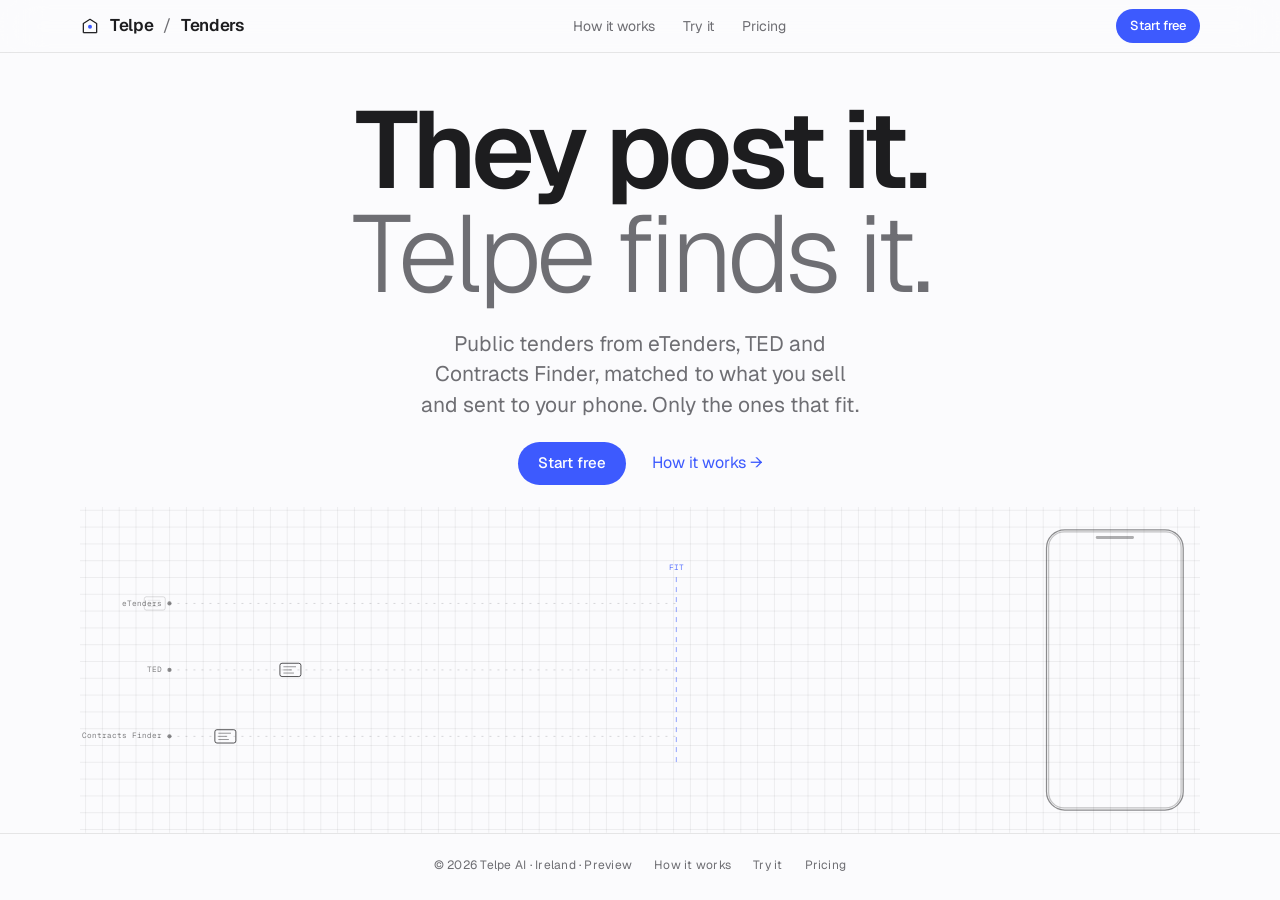
<file: projects/tenders/index.html>
<!doctype html>
<html lang="en">
<head>
<meta charset="utf-8">
<meta name="viewport" content="width=device-width, initial-scale=1, viewport-fit=cover">
<title>Telpe Tenders</title>
<meta name="description" content="Public tenders from eTenders, TED and Contracts Finder, matched to what you sell and sent to your phone. Only the ones that fit.">
<link rel="preconnect" href="https://fonts.googleapis.com">
<link rel="preconnect" href="https://fonts.gstatic.com" crossorigin>
<link rel="stylesheet" href="https://fonts.googleapis.com/css2?family=Geist:wght@300;400;500;600&family=Geist+Mono:wght@400;500&display=swap">
<link rel="stylesheet" href="assets/tenders.css">
<style>
/* Landing: one screen. The headline, one line, and beneath it a living drawing — notices streaming
   from the three portals, through the fit line, into a phone. Thin drafting lines on paper grid,
   like the massing model on the old company page; same palette, same restraint. */
html,body{height:100%}
.page{min-height:100%;display:flex;flex-direction:column}
.nav{position:static}
main{flex:1;display:flex;flex-direction:column;align-items:center;text-align:center;padding-top:clamp(24px,5vh,64px);width:min(1120px,100% - 40px);margin-inline:auto}
h1{
  margin:0;font-weight:600;letter-spacing:-.045em;line-height:.96;text-wrap:balance;
  font-size:clamp(44px,8.5vw,112px);
  opacity:0;transform:translateY(14px);animation:in 1.3s cubic-bezier(.2,.7,.2,1) .2s forwards;
}
h1 .soft{display:block;color:var(--fg-2);font-weight:300}
.line{
  margin:22px auto 0;max-width:40ch;color:var(--fg-2);font-size:clamp(17px,1.7vw,21px);line-height:1.45;text-wrap:balance;
  opacity:0;animation:in 1.3s cubic-bezier(.2,.7,.2,1) .8s forwards;
}
.go{display:flex;gap:26px;justify-content:center;align-items:center;margin-top:22px;opacity:0;animation:in 1.3s cubic-bezier(.2,.7,.2,1) 1.1s forwards}
.go a{font-size:16px;color:var(--accent)}
.go a:hover{text-decoration:underline;text-underline-offset:4px}
.go .pill{font-size:15px;padding:10px 20px}
@keyframes in{to{opacity:1;transform:none}}
.model{flex:1;width:100%;min-height:clamp(220px,30vh,440px);position:relative;margin-top:clamp(12px,2.5vh,32px)}
.model canvas{position:absolute;inset:0;width:100%;height:100%;display:block}
footer{padding-block:22px calc(26px + env(safe-area-inset-bottom,0px));font-size:12px;letter-spacing:.02em}
footer .wrap{justify-content:center;gap:10px 22px}
@media (prefers-reduced-motion:reduce){h1,.line,.go{animation:none;opacity:1;transform:none}}
</style>
</head>
<body>
<div class="page">
  <header class="nav">
    <div class="wrap">
      <a class="brand" href="index.html" aria-label="Telpe Tenders">
        <svg viewBox="0 0 24 24" fill="none" aria-hidden="true"><path d="M4 20V9l8-5 8 5v11" stroke="currentColor" stroke-width="1.5" stroke-linejoin="round"/><path d="M4 20h16" stroke="currentColor" stroke-width="1.5"/><circle cx="12" cy="13" r="2.4" fill="var(--accent)"/></svg>
        Telpe <span class="sep">/</span> <span class="sub">Tenders</span>
      </a>
      <nav class="links" aria-label="Primary">
        <a href="how.html">How it works</a>
        <a href="try.html">Try it</a>
        <a href="pricing.html">Pricing</a>
      </nav>
      <button class="pill" type="button" data-start>Start free</button>
    </div>
  </header>

  <main>
    <h1>They post it.<span class="soft">Telpe finds it.</span></h1>
    <p class="line">Public tenders from eTenders, TED and Contracts Finder, matched to what you sell and sent to your phone. Only the ones that fit.</p>
    <div class="go"><button class="pill" type="button" data-start>Start free</button><a href="how.html">How it works →</a></div>
    <div class="model"><canvas id="flow" aria-hidden="true"></canvas></div>
  </main>

  <footer><div class="wrap"><span>© <span id="year">2026</span> Telpe AI · Ireland · Preview</span><nav aria-label="Footer"><a href="how.html">How it works</a><a href="try.html">Try it</a><a href="pricing.html">Pricing</a></nav></div></footer>
</div>

<div class="modal" id="modal" role="dialog" aria-modal="true" aria-labelledby="modal-title">
  <div class="sheet">
    <button class="x" id="modal-x" aria-label="Close">×</button>
    <h3 id="modal-title">Start on your phone</h3>
    <p>Pick the app you already use. The bot asks three questions and sends your first match. Free weekly digest, nothing to install.</p>
    <div class="channels">
      <a class="channel" href="#" data-channel="telegram"><span class="ic tg" aria-hidden="true"><svg viewBox="0 0 24 24" fill="none" stroke="currentColor" stroke-width="1.8" stroke-linecap="round" stroke-linejoin="round"><path d="M4 6.5A2.5 2.5 0 0 1 6.5 4h11A2.5 2.5 0 0 1 20 6.5v8a2.5 2.5 0 0 1-2.5 2.5H9l-5 4z"/></svg></span><div><b>Telegram</b><span>Instant, free, on desktop too</span></div></a>
      <a class="channel" href="#" data-channel="whatsapp"><span class="ic wa" aria-hidden="true"><svg viewBox="0 0 24 24" fill="none" stroke="currentColor" stroke-width="1.8" stroke-linecap="round" stroke-linejoin="round"><path d="M4 6.5A2.5 2.5 0 0 1 6.5 4h11A2.5 2.5 0 0 1 20 6.5v8a2.5 2.5 0 0 1-2.5 2.5H9l-5 4z"/><path d="M8 9h8M8 12.5h5"/></svg></span><div><b>WhatsApp</b><span>Write JOIN and you're in</span></div></a>
    </div>
    <p class="fine" id="modal-fine">Preview: the bots aren't live yet. Nothing is sent or stored.</p>
  </div>
</div>

<script src="assets/tenders.js"></script>
<script>
(function(){
  var c=document.getElementById('flow'),host=c.parentElement,ctx=c.getContext('2d');
  var dpr=Math.min(devicePixelRatio||1,2),W=0,H=0,vertical=false,s=1;
  var reduce=matchMedia('(prefers-reduced-motion: reduce)').matches;
  var ink,acc;
  function readColors(){
    var dark=matchMedia('(prefers-color-scheme: dark)').matches&&document.documentElement.dataset.theme!=='light'||document.documentElement.dataset.theme==='dark';
    ink=dark?'245,245,247':'29,29,31';
    acc=dark?'91,120,255':'61,90,254';
  }
  readColors();
  var mq=matchMedia('(prefers-color-scheme: dark)');
  if(mq.addEventListener)mq.addEventListener('change',readColors);

  var SOURCES=['eTenders','TED','Contracts Finder'];
  var FIT_U=0.5, PHONE_U=0.8;             // where the fit line and the phone sit along the flow
  function size(){
    var b=host.getBoundingClientRect();W=b.width;H=b.height;
    c.width=Math.round(W*dpr);c.height=Math.round(H*dpr);ctx.setTransform(dpr,0,0,dpr,0,0);
    vertical=W<620||H>W*1.05;
    s=Math.max(.7,Math.min(1.25,(vertical?W:H)/520));
    ctx.font=11*s+'px "Geist Mono", ui-monospace, Menlo, monospace';
    labelW=Math.max.apply(null,SOURCES.map(function(t){return ctx.measureText(t).width;}));
  }
  // flow coordinates: u along the flow (0 at the sources, 1 at the end), v across (-1..1)
  var labelW=0;
  function P(u,v){
    if(!vertical){var x0=labelW+22*s,x1=W-24*s;return [x0+u*(x1-x0), H*0.5+v*H*0.30];}
    var y0=40*s,y1=H-16*s;return [W*0.5+v*W*0.33, y0+u*(y1-y0)];
  }
  function rgba(col,a){return 'rgba('+col+','+a.toFixed(3)+')';}
  function rrect(x,y,w,h,r){ctx.beginPath();ctx.moveTo(x+r,y);ctx.arcTo(x+w,y,x+w,y+h,r);ctx.arcTo(x+w,y+h,x,y+h,r);ctx.arcTo(x,y+h,x,y,r);ctx.arcTo(x,y,x+w,y,r);ctx.closePath();}

  function drawGrid(){
    var g=24*s;ctx.lineWidth=1;ctx.strokeStyle=rgba(ink,.06);ctx.setLineDash([]);ctx.beginPath();
    for(var x=(W%g)/2;x<=W;x+=g){ctx.moveTo(x,0);ctx.lineTo(x,H);}
    for(var y=(H%g)/2;y<=H;y+=g){ctx.moveTo(0,y);ctx.lineTo(W,y);}
    ctx.stroke();
  }
  function drawSources(){
    ctx.font=(vertical?10:11)*s+'px "Geist Mono", ui-monospace, Menlo, monospace';ctx.fillStyle=rgba(ink,.55);
    for(var i=0;i<3;i++){var v=(i-1)*0.68,p=P(0,v);
      ctx.beginPath();ctx.arc(p[0],p[1],3*s,0,6.283);ctx.fillStyle=rgba(ink,.5);ctx.fill();
      ctx.fillStyle=rgba(ink,.55);
      if(!vertical){ctx.textAlign='right';ctx.textBaseline='middle';ctx.fillText(SOURCES[i],p[0]-10*s,p[1]);}
      else{ctx.textAlign='center';ctx.textBaseline='bottom';ctx.fillText(SOURCES[i],p[0],p[1]-10*s);}
      // lane guide to the fit line
      var q=P(FIT_U,v);ctx.setLineDash([2,6]);ctx.strokeStyle=rgba(ink,.16);ctx.beginPath();ctx.moveTo(p[0],p[1]);ctx.lineTo(q[0],q[1]);ctx.stroke();ctx.setLineDash([]);
    }
  }
  function drawFitLine(){
    var a=P(FIT_U,-0.95),b=P(FIT_U,0.95);
    ctx.setLineDash([5,5]);ctx.lineWidth=1;ctx.strokeStyle=rgba(acc,.55);ctx.beginPath();ctx.moveTo(a[0],a[1]);ctx.lineTo(b[0],b[1]);ctx.stroke();ctx.setLineDash([]);
    ctx.font=11*s+'px "Geist Mono", ui-monospace, Menlo, monospace';ctx.fillStyle=rgba(acc,.85);
    if(!vertical){ctx.textAlign='center';ctx.textBaseline='bottom';ctx.fillText('FIT',a[0],a[1]-8*s);}
    else{ctx.textAlign='left';ctx.textBaseline='middle';ctx.fillText('FIT',b[0]+8*s,b[1]);}
  }
  // The phone: outline at the end of the flow. Returns its rect for docking bubbles.
  function phoneRect(){
    if(!vertical){var p=P(PHONE_U,0),x1=P(1,0)[0];var w=x1-p[0],h=Math.min(H*0.86,w*2.05);w=h/2.05;return {x:x1-w,y:H*0.5-h/2,w:w,h:h};}
    var q=P(PHONE_U,0),y1=P(1,0)[1];var hh=y1-q[1],ww=Math.min(W*0.5,hh*0.9);hh=Math.max(hh,ww*0.9);return {x:W*0.5-ww/2,y:y1-hh,w:ww,h:hh};
  }
  function drawPhone(r){
    ctx.lineWidth=1.25;ctx.strokeStyle=rgba(ink,.5);rrect(r.x,r.y,r.w,r.h,Math.min(26*s,r.w*0.18));ctx.stroke();
    ctx.strokeStyle=rgba(ink,.25);rrect(r.x+3*s,r.y+3*s,r.w-6*s,r.h-6*s,Math.min(22*s,r.w*0.16));ctx.stroke();
    // notch / speaker
    ctx.fillStyle=rgba(ink,.35);rrect(r.x+r.w*0.36,r.y+9*s,r.w*0.28,4*s,2*s);ctx.fill();
  }
  function drawTile(x,y,w,h,col,a,fill){
    ctx.lineWidth=1;ctx.strokeStyle=rgba(col,.75*a);rrect(x,y,w,h,3*s);
    if(fill){ctx.fillStyle=rgba(col,.10*a);ctx.fill();}
    ctx.stroke();
    // three text lines
    ctx.strokeStyle=rgba(col,.45*a);ctx.beginPath();
    var lx=x+5*s,ly=y+5*s,lw=w-10*s;
    ctx.moveTo(lx,ly);ctx.lineTo(lx+lw*0.9,ly);
    ctx.moveTo(lx,ly+4.5*s);ctx.lineTo(lx+lw*0.6,ly+4.5*s);
    ctx.moveTo(lx,ly+9*s);ctx.lineTo(lx+lw*0.75,ly+9*s);
    ctx.stroke();
  }

  // --- the moving parts ---
  var tiles=[],bubbles=[],spawnAt=0,rnd=Math.random,lastSrc=0;
  var SPEED=0.11;                      // flow units per second
  function spawn(now){
    var src=(lastSrc+1+Math.floor(rnd()*2))%3;lastSrc=src;   // spread across the three lanes
    tiles.push({src:src,u:vertical?0.04:-0.02,v:(src-1)*0.68,fit:rnd()<0.32,state:'flow',t0:now,a:1,drop:0});
  }
  function ease(t){t=Math.max(0,Math.min(1,t));return 1-Math.pow(1-t,3);}
  function step(dt,now){
    if(now>spawnAt){spawn(now);spawnAt=now+0.55+rnd()*0.5;}
    var r=phoneRect();
    for(var i=tiles.length-1;i>=0;i--){var t=tiles[i];
      t.u+=SPEED*dt;
      if(t.state==='flow'&&t.u>=FIT_U){t.state=t.fit?'fit':'fade';t.t1=now;}
      if(t.state==='fade'){var k=(now-t.t1)/1.1;t.a=1-ease(k);t.drop+=dt*(vertical?0:18*s);t.u-=SPEED*dt*0.6;if(k>=1){tiles.splice(i,1);continue;}}
      if(t.state==='fit'){var k2=ease((t.u-FIT_U)/(PHONE_U-FIT_U));t.vv=t.v*(1-k2);
        if(t.u>=PHONE_U){tiles.splice(i,1);bubbles.push({t0:now});if(bubbles.length>4)bubbles.shift();continue;}}
      if(t.u>1.05)tiles.splice(i,1);
    }
  }
  function draw(now){
    ctx.clearRect(0,0,W,H);
    drawGrid();drawSources();drawFitLine();
    var r=phoneRect();drawPhone(r);
    var tw=30*s,th=19*s;
    for(var i=0;i<tiles.length;i++){var t=tiles[i];
      var v=t.state==='fit'?t.vv:t.v;var p=P(t.u,v);
      var x=p[0]-tw/2,y=p[1]-th/2;
      if(!vertical)y+=t.drop;else x+=t.drop;
      var born=ease((now-t.t0)/0.5);
      drawTile(x,y,tw,th,t.state==='fit'?acc:ink,t.a*born,t.state==='fit');
    }
    // bubbles stacked from the bottom of the screen
    var pad=10*s,bw=r.w-2*pad-6*s,bh=Math.min(34*s,(r.h-40*s)/4.6);
    for(var j=0;j<bubbles.length;j++){var b=bubbles[j];
      var slot=bubbles.length-1-j;                         // newest at the bottom
      var by=r.y+r.h-pad-6*s-bh-slot*(bh+6*s);
      var k=ease((now-b.t0)/0.5);
      var age=Math.min(1,Math.max(0,(by-(r.y+22*s))/(bh)));  // fades as it scrolls off the top
      drawTile(r.x+pad+3*s,by+(1-k)*8*s,bw,bh,acc,k*age,true);
    }
  }
  var last=null;
  function frame(ts){
    var now=ts/1000;if(last===null)last=now;var dt=Math.min(.05,now-last);last=now;
    step(dt,now);draw(now);requestAnimationFrame(frame);
  }
  size();
  if(window.ResizeObserver){new ResizeObserver(function(){size();}).observe(host);}else{addEventListener('resize',size);}
  if(reduce){ // a still frame: a few tiles in flight, two bubbles landed
    var n=0;for(var k=0;k<6;k++){tiles.push({src:k%3,u:0.08+k*0.07,v:((k%3)-1)*0.68,fit:k%2===0,state:'flow',t0:-9,a:1,drop:0});}
    tiles.push({src:0,u:0.66,v:0,vv:0,fit:true,state:'fit',t0:-9,a:1,drop:0});
    bubbles=[{t0:-9},{t0:-9}];draw(0);
  } else requestAnimationFrame(frame);
})();
</script>
</body>
</html>
</file>
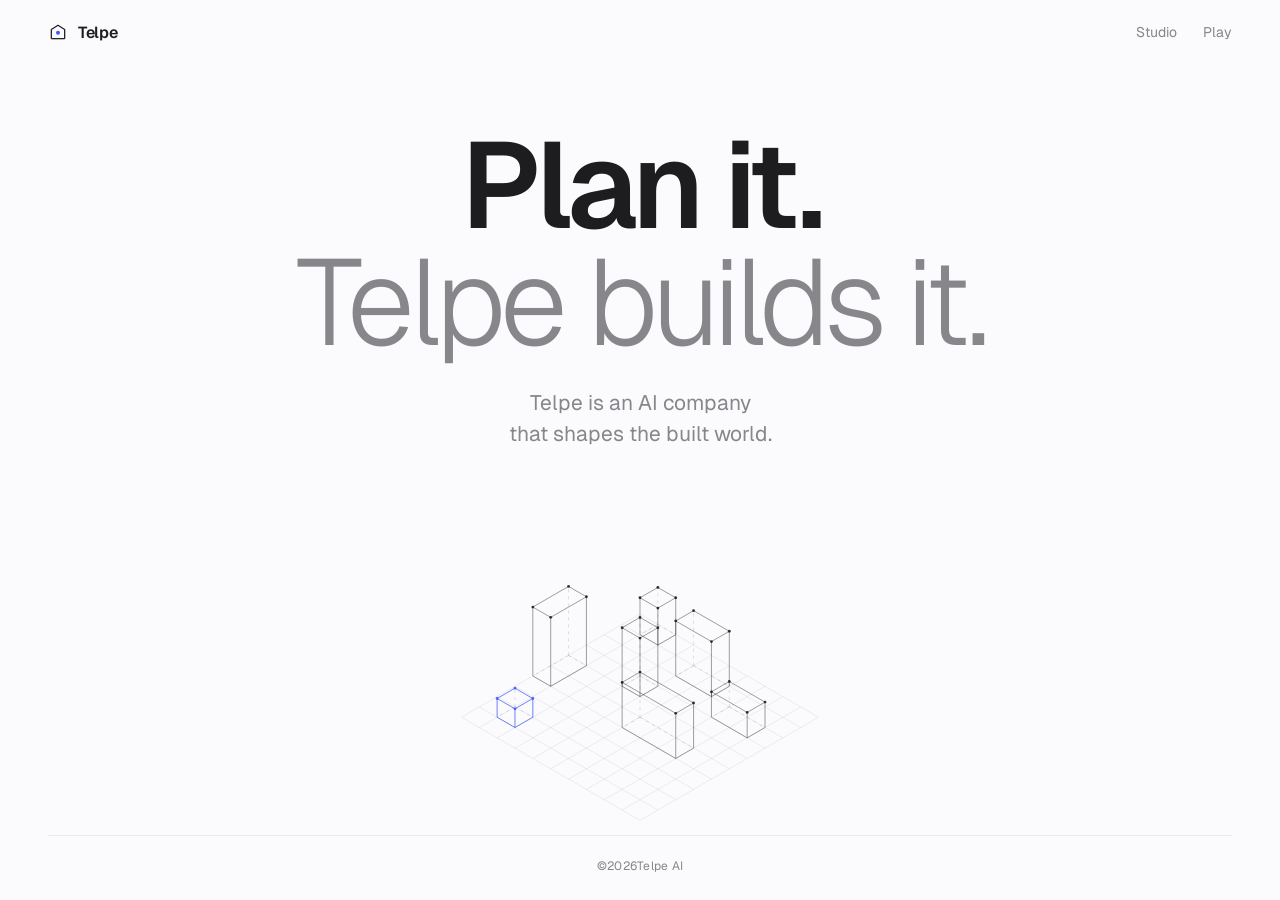
<file: company.html>
<!doctype html>
<html lang="en">
<head>
<meta charset="utf-8">
<meta name="viewport" content="width=device-width, initial-scale=1, viewport-fit=cover">
<title>Telpe AI</title>
<meta name="description" content="Telpe is an AI company that shapes the built world.">
<link rel="preconnect" href="https://fonts.googleapis.com">
<link rel="preconnect" href="https://fonts.gstatic.com" crossorigin>
<link rel="stylesheet" href="https://fonts.googleapis.com/css2?family=Geist:wght@300;400;500;600&display=swap">
<style>
/* Layout: one screen. Headline on top, and beneath it a living massing model — thin isometric
   lines on drafting-paper grid, blocks rising from the ground, holding, dissolving, rising again.
   Hidden edges dashed, the way a draughtsman would draw them. Brand top-left, one-line footer. */
:root{
  --bg:#fbfbfd;
  --fg:#1d1d1f;
  --fg-2:#86868b;
  --line:rgba(29,29,31,.08);
  --accent:#3d5afe;
  --ink:29,29,31;
  --accent-rgb:61,90,254;
  --font:"Geist",-apple-system,BlinkMacSystemFont,"Helvetica Neue",Arial,sans-serif;
}
@media (prefers-color-scheme:dark){
  :root:not([data-theme="light"]){--bg:#000;--fg:#f5f5f7;--fg-2:#8e8e93;--line:rgba(245,245,247,.10);--accent:#5b78ff;--ink:245,245,247;--accent-rgb:91,120,255;color-scheme:dark}
}
:root[data-theme="dark"]{--bg:#000;--fg:#f5f5f7;--fg-2:#8e8e93;--line:rgba(245,245,247,.10);--accent:#5b78ff;--ink:245,245,247;--accent-rgb:91,120,255;color-scheme:dark}

*{box-sizing:border-box}
html,body{margin:0;height:100%}
body{
  background:var(--bg);color:var(--fg);font-family:var(--font);
  -webkit-font-smoothing:antialiased;text-rendering:optimizeLegibility;overflow-x:hidden;
}
a{color:inherit;text-decoration:none}
:focus-visible{outline:2px solid var(--accent);outline-offset:4px;border-radius:4px}

.page{min-height:100%;display:flex;flex-direction:column;padding-inline:clamp(20px,4vw,48px)}

header{display:flex;align-items:center;justify-content:space-between;height:64px;padding-top:env(safe-area-inset-top,0px);flex:none}
.hlinks{display:flex;gap:26px}
.play{font-size:14px;color:var(--fg-2);display:inline-flex;align-items:center;gap:6px}
.play:hover{color:var(--fg)}
.brand{display:flex;align-items:center;gap:10px;font-weight:600;letter-spacing:-.02em;font-size:16px}
.brand svg{width:20px;height:20px}

main{flex:1;display:flex;flex-direction:column;align-items:center;text-align:center;padding-top:clamp(36px,7vh,96px)}
h1{
  margin:0;font-weight:600;letter-spacing:-.045em;line-height:.96;text-wrap:balance;
  font-size:clamp(46px,9.5vw,124px);
  opacity:0;transform:translateY(14px);animation:in 1.3s cubic-bezier(.2,.7,.2,1) .2s forwards;
}
h1 .soft{display:block;color:var(--fg-2);font-weight:300}
.line{
  margin:28px auto 0;max-width:34ch;color:var(--fg-2);font-size:clamp(17px,1.7vw,21px);line-height:1.45;text-wrap:balance;
  opacity:0;animation:in 1.3s cubic-bezier(.2,.7,.2,1) .8s forwards;
}
@keyframes in{to{opacity:1;transform:none}}

.model{flex:1;width:min(1100px,100%);min-height:clamp(240px,38vh,460px);position:relative;margin-top:clamp(16px,3vh,40px)}
.model canvas{position:absolute;inset:0;width:100%;height:100%;display:block}

footer{flex:none;display:flex;justify-content:center;padding-block:22px calc(26px + env(safe-area-inset-bottom,0px));border-top:1px solid var(--line);font-size:12px;color:var(--fg-2);letter-spacing:.02em}

@media (prefers-reduced-motion:reduce){h1,.line{animation:none;opacity:1;transform:none}}
</style>
</head>
<body>
<div class="page">
  <header>
    <a class="brand" href="#" aria-label="Telpe AI">
      <svg viewBox="0 0 24 24" fill="none" aria-hidden="true"><path d="M4 20V9l8-5 8 5v11" stroke="currentColor" stroke-width="1.5" stroke-linejoin="round"/><path d="M4 20h16" stroke="currentColor" stroke-width="1.5"/><circle cx="12" cy="13" r="2.4" fill="var(--accent)"/></svg>
      Telpe
    </a>
    <nav class="hlinks" aria-label="Pages">
      <a class="play" href="studio.html">Studio</a>
      <a class="play" href="game.html">Play</a>
    </nav>
  </header>

  <main>
    <h1>Plan it.<span class="soft">Telpe builds it.</span></h1>
    <p class="line">Telpe is an AI company that shapes the built world.</p>
    <div class="model"><canvas id="iso" aria-hidden="true"></canvas></div>
  </main>

  <footer>© <span id="year">2026</span> Telpe AI</footer>
</div>

<script>
(function(){
  document.getElementById('year').textContent=new Date().getFullYear();

  var c=document.getElementById('iso'),host=c.parentElement,ctx=c.getContext('2d');
  var dpr=Math.min(devicePixelRatio||1,2),W=0,H=0,s=10,ox=0,oy=0;
  var reduce=matchMedia('(prefers-reduced-motion: reduce)').matches;
  var N=10,HMAX=6,K=0.866;              // grid cells, max block height (cells), cos 30°
  var ink,acc;
  function readColors(){
    var cs=getComputedStyle(document.documentElement);
    ink=cs.getPropertyValue('--ink').trim()||'29,29,31';
    acc=cs.getPropertyValue('--accent-rgb').trim()||'61,90,254';
  }
  readColors();
  var mq=matchMedia('(prefers-color-scheme: dark)');
  if(mq.addEventListener)mq.addEventListener('change',readColors);

  function size(){
    var b=host.getBoundingClientRect();W=b.width;H=b.height;
    c.width=Math.round(W*dpr);c.height=Math.round(H*dpr);ctx.setTransform(dpr,0,0,dpr,0,0);
    s=Math.min((W*0.92)/(2*K*N),(H*0.92)/(N+HMAX));
    ox=W/2;oy=(H-(N+HMAX)*s)/2+HMAX*s;
  }
  function P(x,y,z){return [ox+(x-y)*s*K, oy+(x+y)*s*0.5-z*s];}

  // A random, non-overlapping arrangement of blocks on the grid: a massing study.
  var blocks=[];
  function layout(){
    blocks=[];var tries=0,count=7+Math.floor(Math.random()*4);
    while(blocks.length<count&&tries++<400){
      var w=1+Math.floor(Math.random()*3),d=1+Math.floor(Math.random()*3);
      var x=Math.floor(Math.random()*(N-w+1)),y=Math.floor(Math.random()*(N-d+1));
      var ok=true;
      for(var i=0;i<blocks.length;i++){var b=blocks[i];
        if(x<b.x+b.w+1&&x+w+1>b.x&&y<b.y+b.d+1&&y+d+1>b.y){ok=false;break;}}
      if(!ok)continue;
      var h=1+Math.random()*(HMAX-1.2);if(Math.random()<.25)h=Math.min(HMAX,h+1.5);
      blocks.push({x:x,y:y,w:w,d:d,h:h,delay:(x+y)*0.09+Math.random()*0.5});
    }
    var tallest=0;for(var j=0;j<blocks.length;j++)if(blocks[j].h>blocks[tallest].h)tallest=j;
    if(blocks.length)blocks[tallest].key=true;
  }

  function ease(t){t=Math.max(0,Math.min(1,t));return 1-Math.pow(1-t,3);}
  function seg(a,b){ctx.moveTo(a[0],a[1]);ctx.lineTo(b[0],b[1]);}

  function drawGrid(alpha){
    ctx.lineWidth=1;ctx.strokeStyle='rgba('+ink+','+(0.07*alpha).toFixed(3)+')';ctx.setLineDash([]);
    ctx.beginPath();
    for(var i=0;i<=N;i++){seg(P(i,0,0),P(i,N,0));seg(P(0,i,0),P(N,i,0));}
    ctx.stroke();
  }

  function drawBlock(b,p,alpha){
    var h=b.h*p; if(h<=0.001)return;
    var x0=b.x,y0=b.y,x1=b.x+b.w,y1=b.y+b.d;
    var A0=P(x0,y0,0),B0=P(x1,y0,0),C0=P(x1,y1,0),D0=P(x0,y1,0);
    var A1=P(x0,y0,h),B1=P(x1,y0,h),C1=P(x1,y1,h),D1=P(x0,y1,h);
    // hidden edges, dashed and faint: the back vertical and the two base edges meeting it
    ctx.setLineDash([3,4]);ctx.lineWidth=1;
    ctx.strokeStyle='rgba('+ink+','+(0.13*alpha).toFixed(3)+')';
    ctx.beginPath();seg(A0,B0);seg(A0,D0);seg(A0,A1);ctx.stroke();
    // visible edges
    ctx.setLineDash([]);
    var col=b.key?acc:ink,a=b.key?0.75:0.42;
    ctx.strokeStyle='rgba('+col+','+(a*alpha).toFixed(3)+')';
    ctx.beginPath();
    seg(B0,C0);seg(C0,D0);                 // front base
    seg(B0,B1);seg(C0,C1);seg(D0,D1);      // front verticals
    seg(A1,B1);seg(B1,C1);seg(C1,D1);seg(D1,A1); // top face
    ctx.stroke();
    // top corners
    ctx.fillStyle='rgba('+col+','+(0.9*alpha).toFixed(3)+')';
    [A1,B1,C1,D1].forEach(function(q){ctx.beginPath();ctx.arc(q[0],q[1],1.4,0,6.283);ctx.fill();});
  }

  // Cycle: rise (staggered) → hold → dissolve → new arrangement
  var GROW=1.8,HOLD=6.5,FADE=1.6,start=null,phaseEnd=0;
  function maxDelay(){var m=0;for(var i=0;i<blocks.length;i++)m=Math.max(m,blocks[i].delay);return m;}
  function frame(ts){
    if(start===null){start=ts;phaseEnd=maxDelay()+GROW+HOLD;}
    var t=(ts-start)/1000;
    var alpha=1;
    if(t>phaseEnd){alpha=1-ease((t-phaseEnd)/FADE);if(t>phaseEnd+FADE){layout();start=ts;t=0;alpha=1;phaseEnd=maxDelay()+GROW+HOLD;}}
    ctx.clearRect(0,0,W,H);
    drawGrid(1);
    for(var i=0;i<blocks.length;i++){var b=blocks[i];drawBlock(b,ease((t-b.delay)/GROW),alpha);}
    requestAnimationFrame(frame);
  }

  size();layout();
  if(window.ResizeObserver){new ResizeObserver(function(){size();}).observe(host);}else{addEventListener('resize',size);}
  if(reduce){ctx.clearRect(0,0,W,H);drawGrid(1);for(var i=0;i<blocks.length;i++)drawBlock(blocks[i],1,1);}
  else requestAnimationFrame(frame);
})();
</script>
</body>
</html>
</file>
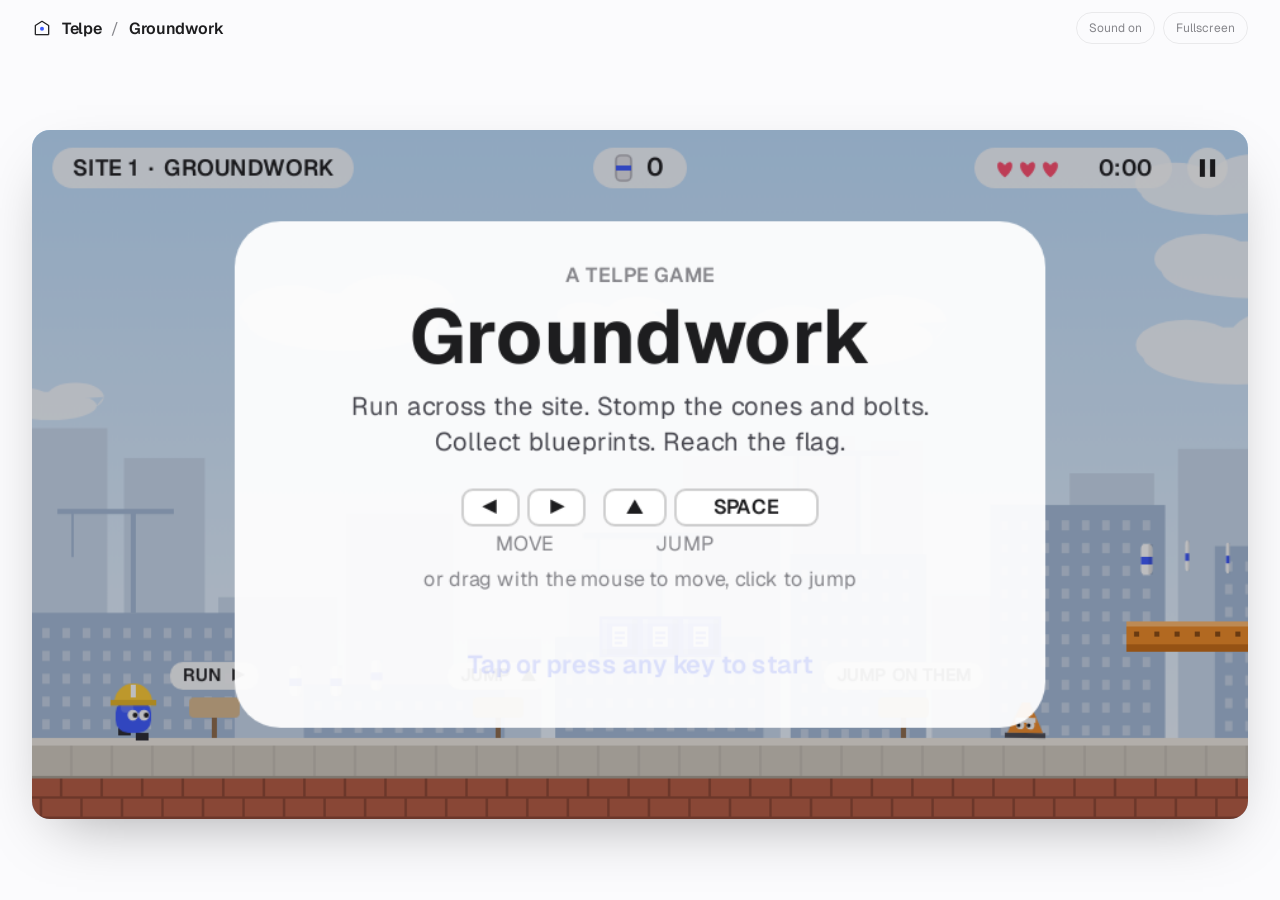
<file: game.html>
<!doctype html>
<html lang="en">
<head>
<meta charset="utf-8">
<meta name="viewport" content="width=device-width, initial-scale=1, viewport-fit=cover, user-scalable=no">
<meta name="mobile-web-app-capable" content="yes">
<meta name="apple-mobile-web-app-capable" content="yes">
<meta name="apple-mobile-web-app-status-bar-style" content="black-translucent">
<meta name="theme-color" content="#bfe0ff">
<title>Groundwork</title>
<meta name="description" content="Groundwork, a small platform game by Telpe. Run, jump and stomp your way across the site.">
<link rel="preconnect" href="https://fonts.googleapis.com">
<link rel="preconnect" href="https://fonts.gstatic.com" crossorigin>
<link rel="stylesheet" href="https://fonts.googleapis.com/css2?family=Geist:wght@400;500;600;700&display=swap">
<style>
/* Layout: on a desktop, a quiet frame around the game (header + fitted canvas). On a phone, or in
   fullscreen, the canvas is the whole screen and everything else lives inside it. */
:root{
  --bg:#fbfbfd;--fg:#1d1d1f;--fg-2:#86868b;--line:rgba(29,29,31,.08);--accent:#3d5afe;
  --font:"Geist",-apple-system,BlinkMacSystemFont,"Helvetica Neue",Arial,sans-serif;
}
@media (prefers-color-scheme:dark){
  :root:not([data-theme="light"]){--bg:#000;--fg:#f5f5f7;--fg-2:#8e8e93;--line:rgba(245,245,247,.10);--accent:#5b78ff;color-scheme:dark}
}
:root[data-theme="dark"]{--bg:#000;--fg:#f5f5f7;--fg-2:#8e8e93;--line:rgba(245,245,247,.10);--accent:#5b78ff;color-scheme:dark}

*{box-sizing:border-box}
html,body{margin:0;height:100%;overflow:hidden;overscroll-behavior:none}
body{background:var(--bg);color:var(--fg);font-family:var(--font);-webkit-font-smoothing:antialiased;touch-action:none;-webkit-user-select:none;user-select:none;-webkit-tap-highlight-color:transparent;position:fixed;inset:0}
a{color:inherit;text-decoration:none}
button{font:inherit;color:inherit}
:focus-visible{outline:2px solid var(--accent);outline-offset:3px;border-radius:8px}

.app{height:100%;height:100dvh;display:flex;flex-direction:column;padding:env(safe-area-inset-top,0px) clamp(12px,3vw,32px) env(safe-area-inset-bottom,0px)}
header{flex:none;display:flex;align-items:center;justify-content:space-between;height:56px;gap:12px}
.brand{display:flex;align-items:center;gap:10px;font-weight:600;letter-spacing:-.02em;font-size:16px}
.brand svg{width:20px;height:20px}
.brand .sep{color:var(--fg-2);font-weight:400}
.tools{display:flex;gap:8px}
.tools button{border:1px solid var(--line);background:none;border-radius:999px;height:32px;min-width:32px;padding:0 12px;font-size:12px;color:var(--fg-2);cursor:pointer;white-space:nowrap}
.tools button:hover{color:var(--fg)}
.stage{flex:1;min-height:0;display:grid;place-items:center;padding-block:6px 14px}
canvas{display:block;border-radius:18px;box-shadow:0 24px 60px -24px rgba(0,0,0,.35);background:#bfe0ff;touch-action:none;max-width:100%;max-height:100%}

/* full-bleed: phones always, desktops in fullscreen */
body.full .app{padding:0}
body.full header{display:none}
body.full .stage{padding:0;display:block}
body.full canvas{border-radius:0;box-shadow:none;width:100%;height:100%;max-width:none;max-height:none}
</style>
</head>
<body>
<div class="app">
  <header>
    <a class="brand" href="index.html" aria-label="Back to Telpe">
      <svg viewBox="0 0 24 24" fill="none" aria-hidden="true"><path d="M4 20V9l8-5 8 5v11" stroke="currentColor" stroke-width="1.5" stroke-linejoin="round"/><path d="M4 20h16" stroke="currentColor" stroke-width="1.5"/><circle cx="12" cy="13" r="2.4" fill="var(--accent)"/></svg>
      Telpe <span class="sep">/</span> <span class="sub">Groundwork</span>
    </a>
    <div class="tools">
      <button type="button" id="mute" aria-pressed="false" aria-label="Sound">Sound on</button>
      <button type="button" id="full" aria-label="Fullscreen">Fullscreen</button>
    </div>
  </header>
  <div class="stage" id="stage"><canvas id="game" width="960" height="544" aria-label="Groundwork game" role="img"></canvas></div>
</div>

<script>
(function(){
'use strict';
const TILE=16, ROWS=17, VH=TILE*ROWS, S=2;
let VW=480, VHv=VH, offY=0, scale=2;        // visible logical size; offY = where the world sits vertically
const GRAV=0.32, JUMP=-5.9, RUN=2.3, MAXFALL=7.2;
const cv=document.getElementById('game'), ctx=cv.getContext('2d'), stage=document.getElementById('stage');
const FONT='Geist, -apple-system, system-ui, sans-serif';
const touchDevice=matchMedia('(pointer:coarse)').matches||('ontouchstart' in window&&navigator.maxTouchPoints>0);

/* ---------- Levels ----------
   ground: [fromCol, toCol, heightInTiles=2]   plat: [col,row,len]   blocks: [col,row]
   spikes/coins: [col,row,len]   enemies: [col, rowTheyStandOn, type]   signs: [col,text]
   check: [col,...]  flag: col.  Rows count from the top; the default ground top is row 15. */
const LEVELS=[
{name:'Groundwork',w:150,sky:['#bfe0ff','#f2f8ff'],far:'#c9d9ec',near:'#a4bbd8',lit:false,
 ground:[[0,36],[40,74],[74,86,3],[86,104],[108,150]],
 plat:[[27,12,4],[58,12,4],[64,10,3],[92,12,3]],
 blocks:[[14,12],[15,12],[16,12],[48,11],[50,11],[52,11]],
 spikes:[[116,14,2],[128,14,3]],
 coins:[[6,13,3],[27,10,4],[64,8,3],[89,13,2],[92,10,3],[120,13,4]],
 enemies:[[24,15,'cone'],[44,15,'cone'],[60,12,'cone'],[96,15,'bolt'],[112,15,'cone'],[124,15,'cone'],[134,15,'bolt']],
 signs:[[4,'RUN  ▶'],[11,'JUMP  ▲'],[21,'JUMP ON THEM'],[47,'HIT FROM BELOW'],[76,'CHECKPOINT'],[138,'FINISH ▶']],
 check:[78],flag:144},
{name:'Scaffold',w:170,sky:['#9fd0ff','#e6f3ff'],far:'#b9cde6',near:'#8da8cc',lit:false,
 ground:[[0,20],[24,40,3],[40,52,4],[56,80],[84,100,3],[100,118,5],[122,150],[154,170]],
 plat:[[8,12,3],[12,10,3],[30,11,3],[44,10,3],[62,12,3],[66,10,3],[70,8,3],[90,11,3],[106,9,3],[128,12,4],[136,12,3],[142,10,3]],
 blocks:[[13,7],[31,8],[47,7],[63,9],[91,8],[107,6],[129,9],[130,9]],
 spikes:[[58,14,2],[74,14,3],[124,14,2],[147,14,2]],
 coins:[[2,13,3],[12,8,3],[30,9,3],[44,8,3],[70,6,3],[76,13,3],[90,9,3],[106,7,3],[110,10,4],[136,10,3],[142,8,3],[160,13,4]],
 enemies:[[14,15,'cone'],[33,14,'cone'],[46,13,'bolt'],[60,15,'cone'],[66,10,'cone'],[94,14,'bolt'],[110,12,'cone'],[114,12,'cone'],[132,15,'bolt'],[140,15,'cone'],[160,15,'cone'],[164,15,'bolt']],
 signs:[],check:[88],flag:165},
{name:'Steelwork',w:190,sky:['#ffb57c','#ffe7cf'],far:'#d9a08a',near:'#a86f66',lit:true,
 ground:[[0,16],[20,34],[38,50,3],[54,66],[66,78,4],[78,90,6],[94,110],[114,126],[130,146,3],[150,172],[176,190]],
 plat:[[6,12,3],[24,12,2],[28,10,2],[42,11,3],[58,12,3],[82,8,3],[98,12,3],[102,10,2],[118,12,3],[134,11,3],[138,9,3],[156,12,3],[160,10,3],[164,8,3]],
 blocks:[[7,9],[29,7],[43,8],[59,9],[83,5],[103,7],[119,9],[139,6],[165,5]],
 spikes:[[22,14,2],[62,14,3],[106,14,3],[122,14,2],[152,14,3],[168,14,3]],
 coins:[[2,13,3],[6,10,3],[24,10,2],[28,8,2],[42,9,3],[58,10,3],[70,11,3],[82,6,3],[98,10,3],[118,10,3],[134,9,3],[138,7,3],[156,10,3],[164,6,3],[180,13,4]],
 enemies:[[10,15,'cone'],[26,15,'bolt'],[44,14,'cone'],[56,15,'cone'],[60,12,'cone'],[70,13,'bolt'],[84,11,'cone'],[86,11,'cone'],[100,15,'bolt'],[116,15,'cone'],[120,15,'bolt'],[136,14,'cone'],[140,9,'cone'],[158,15,'bolt'],[162,15,'cone'],[180,15,'cone'],[184,15,'bolt']],
 signs:[],check:[96],flag:185},
{name:'Topping Out',w:210,sky:['#1b2440','#3b4b7c'],far:'#2a3458',near:'#1a2140',lit:true,
 ground:[[0,14],[18,30,3],[30,42,5],[46,60],[64,76,4],[80,96],[100,112,3],[112,124,5],[124,136,7],[140,160],[164,178,3],[182,196],[200,210]],
 plat:[[4,12,3],[8,10,3],[22,11,3],[34,9,3],[50,12,3],[54,10,3],[68,10,3],[84,12,3],[88,10,3],[92,8,3],[104,11,3],[116,9,3],[128,7,3],[132,5,3],[144,12,3],[148,10,3],[152,8,3],[168,11,3],[172,9,3],[186,12,3],[190,10,3]],
 blocks:[[9,7],[23,8],[35,6],[55,7],[69,7],[93,5],[105,8],[117,6],[133,2],[153,5],[173,6],[191,7]],
 spikes:[[48,14,2],[58,14,2],[82,14,3],[94,14,2],[142,14,3],[157,14,2],[184,14,3]],
 coins:[[8,8,3],[22,9,3],[34,7,3],[54,8,3],[68,8,3],[92,6,3],[104,9,3],[116,7,3],[128,5,3],[132,3,3],[152,6,3],[172,7,3],[190,8,3],[203,13,4]],
 enemies:[[6,15,'bolt'],[10,10,'cone'],[20,14,'cone'],[24,11,'cone'],[36,12,'bolt'],[38,12,'cone'],[52,15,'cone'],[56,10,'cone'],[66,13,'bolt'],[70,10,'cone'],[86,15,'cone'],[90,10,'cone'],[102,14,'bolt'],[106,11,'cone'],[114,12,'cone'],[118,9,'cone'],[126,10,'bolt'],[130,7,'cone'],[146,15,'bolt'],[150,10,'cone'],[166,14,'cone'],[170,11,'cone'],[174,9,'cone'],[188,15,'bolt'],[192,10,'cone'],[203,15,'cone'],[206,15,'bolt']],
 signs:[],check:[88,150],flag:205}
];

const T={EMPTY:0,GROUND:1,FILL:2,STEEL:3,BLOCK:4,USED:5,SPIKE:6,BRICK:8};
const SOLID=[false,true,true,true,true,true,false,false,true];

/* ---------- Audio (tiny synth) ---------- */
let AC=null, muted=false;
try{ muted = localStorage.getItem('gw_muted')==='1'; }catch(e){}
function audio(){ if(!AC){ try{ AC=new (window.AudioContext||window.webkitAudioContext)(); }catch(e){ AC=null; } } if(AC&&AC.state==='suspended')AC.resume(); return AC; }
function tone(f0,f1,dur,type,vol){
  const ac=audio(); if(!ac||muted)return;
  const o=ac.createOscillator(),g=ac.createGain(),t=ac.currentTime;
  o.type=type||'square'; o.frequency.setValueAtTime(f0,t); o.frequency.exponentialRampToValueAtTime(Math.max(20,f1),t+dur);
  g.gain.setValueAtTime(vol||0.05,t); g.gain.exponentialRampToValueAtTime(0.0005,t+dur);
  o.connect(g).connect(ac.destination); o.start(t); o.stop(t+dur+0.02);
}
const sfx={
  jump(){tone(260,620,0.14,'square',0.04);},
  coin(){tone(880,1480,0.12,'sine',0.06);setTimeout(()=>tone(1320,1760,0.1,'sine',0.04),60);},
  stomp(){tone(220,80,0.14,'triangle',0.08);},
  bump(){tone(180,120,0.08,'square',0.05);},
  hurt(){tone(300,60,0.45,'sawtooth',0.06);},
  life(){[523,659,784,1046].forEach((f,i)=>setTimeout(()=>tone(f,f,0.12,'square',0.05),i*90));},
  flag(){[392,523,659,784,1046].forEach((f,i)=>setTimeout(()=>tone(f,f*1.01,0.18,'triangle',0.06),i*110));},
  check(){tone(600,900,0.12,'sine',0.05);},
  tap(){tone(500,700,0.06,'sine',0.03);}
};

/* ---------- Helpers ---------- */
const clamp=(v,a,b)=>v<a?a:v>b?b:v;
function rr(x,y,w,h,r){ctx.beginPath();ctx.moveTo(x+r,y);ctx.arcTo(x+w,y,x+w,y+h,r);ctx.arcTo(x+w,y+h,x,y+h,r);ctx.arcTo(x,y+h,x,y,r);ctx.arcTo(x,y,x+w,y,r);ctx.closePath();}
function rng(seed){let s=seed>>>0;return()=>{s=(s*1664525+1013904223)>>>0;return s/4294967296;};}

/* ---------- Build a level ---------- */
let L=null, grid=null, GW=0;
let coins=[], enemies=[], signs=[], checks=[], flag=null, bumps=[], particles=[], popups=[];
const at=(c,r)=>(c<0||c>=GW||r<0||r>=ROWS)?0:grid[r*GW+c];
const setT=(c,r,v)=>{if(c>=0&&c<GW&&r>=0&&r<ROWS)grid[r*GW+c]=v;};
const solid=(c,r)=>!!SOLID[at(c,r)];
function groundTop(c){for(let r=0;r<ROWS;r++)if(solid(c,r))return r;return ROWS;}
function makeEnemy(type,c,row){
  const w=type==='cone'?12:13,h=13;
  return {type,x:c*TILE+(TILE-w)/2,y:row*TILE-h,w,h,vx:type==='cone'?-0.55:-1.05,vy:0,onGround:false,dead:false,deadT:0,ang:0,t:Math.random()*10};
}
function build(idx){
  L=LEVELS[idx]; GW=L.w; grid=new Uint8Array(GW*ROWS);
  for(const [a,b,h=2] of L.ground){const top=ROWS-h;for(let c=a;c<b;c++){setT(c,top,T.GROUND);for(let r=top+1;r<ROWS;r++)setT(c,r,T.FILL);}}
  for(const [c,r,n] of L.plat)for(let i=0;i<n;i++)setT(c+i,r,T.STEEL);
  for(const [c,r] of L.blocks)setT(c,r,T.BLOCK);
  for(const [c,r,n=1] of L.spikes)for(let i=0;i<n;i++)setT(c+i,r,T.SPIKE);
  coins=[];for(const [c,r,n=1] of L.coins)for(let i=0;i<n;i++)coins.push({x:(c+i)*TILE+8,y:r*TILE+8,got:false,t:Math.random()*6});
  enemies=L.enemies.map(([c,row,type])=>makeEnemy(type,c,row));
  signs=L.signs.map(([c,text])=>({x:c*TILE,row:groundTop(c)-1,text}));
  checks=L.check.map(c=>({x:c*TILE,row:groundTop(c),on:false}));
  flag={x:L.flag*TILE,row:groundTop(L.flag),raise:0};
  bumps=[];particles=[];popups=[];
  const r=rng(idx*7919+17);
  L._far=[];let x=0;while(x<1400){const w=20+r()*40,h=40+r()*110;L._far.push({x,w,h});x+=w+2+r()*10;}L._farW=x;
  L._near=[];x=0;while(x<1800){const w=28+r()*56,h=24+r()*90;L._near.push({x,w,h,crane:r()<0.18});x+=w+6+r()*26;}L._nearW=x;
  L._clouds=[];for(let i=0;i<14;i++)L._clouds.push({x:r()*1200,y:r(),s:0.6+r()*0.9});
}

/* ---------- Player & state ---------- */
const P={x:0,y:0,w:12,h:14,vx:0,vy:0,onGround:false,face:1,coyote:0,buffer:0,walk:0,sq:1,st:1,deadT:0};
let state='title', level=0, lives=3, blueprints=0, levelFrames=0, totalFrames=0, camX=0, spawn={x:0,y:0}, best=0, overlayT=0, flashT=0;
try{ best=parseInt(localStorage.getItem('gw_best')||'0',10)||0; }catch(e){}
function spawnAt(x,y){P.x=x;P.y=y;P.vx=0;P.vy=0;P.onGround=false;P.face=1;P.coyote=0;P.buffer=0;P.sq=1;P.st=1;}
function startLevel(idx){
  level=idx;build(idx);levelFrames=0;
  spawn={x:2*TILE+2,y:(groundTop(2))*TILE-P.h};spawnAt(spawn.x,spawn.y);
  camX=0;state='play';overlayT=0;
  try{ if(idx+1>best){best=idx+1;localStorage.setItem('gw_best',String(best));} }catch(e){}
}
function respawn(){enemies=L.enemies.map(([c,row,type])=>makeEnemy(type,c,row));spawnAt(spawn.x,spawn.y);state='play';}

/* ---------- Input: keyboard ---------- */
const held={left:false,right:false,jump:false};let jumpPressed=false,anyPressed=false,axis=0,touchJumpUntil=0;
const KEYS={ArrowLeft:'left',KeyA:'left',ArrowRight:'right',KeyD:'right',ArrowUp:'jump',KeyW:'jump',Space:'jump',KeyZ:'jump',KeyX:'jump',KeyK:'jump'};
addEventListener('keydown',e=>{
  if(['ArrowLeft','ArrowRight','ArrowUp','ArrowDown','Space'].includes(e.code))e.preventDefault();
  if(e.code==='KeyP'||e.code==='Escape'){if(state==='play')state='paused';else if(state==='paused')state='play';return;}
  if(e.code==='KeyM'){toggleMute();return;}
  if(e.code==='KeyF'){toggleFull();return;}
  const k=KEYS[e.code];
  if(k){ if(!e.repeat){ if(k==='jump')jumpPressed=true; anyPressed=true; } held[k]=true; }
  else if(!e.repeat){ anyPressed=true; }
  audio();
});
addEventListener('keyup',e=>{const k=KEYS[e.code];if(k)held[k]=false;});
addEventListener('blur',()=>{held.left=held.right=held.jump=false;});

/* ---------- Input: touch & mouse on the canvas ----------
   Drag anywhere = a floating stick (appears under the finger). Tap = jump. A quick swipe up while
   dragging = jump too. A second finger tapping anywhere = jump. No buttons. */
const ptrs=new Map();let stickId=null,stick=null,menuHits=[];
function toLogical(e){const b=cv.getBoundingClientRect();return {x:(e.clientX-b.left)/b.width*VW,y:(e.clientY-b.top)/b.height*VHv};}
function hitRect(p,r){return r&&p.x>=r.x&&p.x<=r.x+r.w&&p.y>=r.y&&p.y<=r.y+r.h;}
let usedDrag=false,usedJump=false;
function touchJump(){jumpPressed=true;touchJumpUntil=performance.now()+240;usedJump=true;if(usedDrag)hintShown=true;}
cv.addEventListener('pointerdown',e=>{
  if(e.pointerType==='mouse'&&e.button!==0)return;
  e.preventDefault();audio();
  const q=toLogical(e),now=performance.now();
  const p={id:e.pointerId,x0:q.x,y0:q.y,x:q.x,y:q.y,t0:now,moved:false,isStick:false,hist:[{y:q.y,t:now}],swipeUntil:0,type:e.pointerType};
  try{cv.setPointerCapture(e.pointerId);}catch(err){}
  ptrs.set(e.pointerId,p);
  if(state==='play'){
    if(hitRect(q,pauseRect)){p.isPause=true;return;}
    if(stickId===null){stickId=e.pointerId;p.isStick=true;stick=p;}
    else touchJump();                       // second finger: jump right away
  }
});
cv.addEventListener('pointermove',e=>{
  const p=ptrs.get(e.pointerId);if(!p)return;
  const q=toLogical(e),now=performance.now();p.x=q.x;p.y=q.y;
  if(Math.hypot(q.x-p.x0,q.y-p.y0)>7)p.moved=true;
  if(p.isStick&&state==='play'){
    const dx=q.x-p.x0;
    if(dx>44)p.x0=q.x-44;else if(dx<-44)p.x0=q.x+44;     // floating stick: re-anchors so you can turn without going all the way back
    const d=q.x-p.x0;axis=Math.abs(d)<6?0:clamp((d-Math.sign(d)*6)/34,-1,1);
    if(axis!==0){usedDrag=true;if(usedJump)hintShown=true;}
    p.hist.push({y:q.y,t:now});while(p.hist.length&&now-p.hist[0].t>170)p.hist.shift();
    if(now>p.swipeUntil){for(const h of p.hist){if(h.y-q.y>24){touchJump();p.swipeUntil=now+320;break;}}}
  }
});
function ptrEnd(e){
  const p=ptrs.get(e.pointerId);if(!p)return;ptrs.delete(e.pointerId);
  const now=performance.now(),tap=!p.moved&&now-p.t0<300;
  if(p.isStick){stickId=null;stick=null;axis=0;}
  if(state==='play'){
    if(p.isPause){if(tap){state='paused';overlayT=0;sfx.tap();}return;}
    if(tap)touchJump();
  } else if(state==='paused'){
    if(tap){const hit=menuHits.find(r=>hitRect({x:p.x,y:p.y},r));if(hit){hit.act();}else if(!hitRect({x:p.x,y:p.y},panelRect))state='play';}
  } else if(tap){anyPressed=true;}
}
cv.addEventListener('pointerup',ptrEnd);cv.addEventListener('pointercancel',ptrEnd);
cv.addEventListener('lostpointercapture',e=>{if(ptrs.has(e.pointerId))ptrEnd(e);});
cv.addEventListener('contextmenu',e=>e.preventDefault());

/* ---------- Sound, fullscreen, layout mode ---------- */
const muteBtn=document.getElementById('mute');
function renderMute(){muteBtn.textContent=muted?'Sound off':'Sound on';muteBtn.setAttribute('aria-pressed',muted?'true':'false');}
function toggleMute(){muted=!muted;try{localStorage.setItem('gw_muted',muted?'1':'0');}catch(e){}renderMute();}
muteBtn.addEventListener('click',()=>{audio();toggleMute();});renderMute();
const fsEl=()=>document.fullscreenElement||document.webkitFullscreenElement||null;
const canFull=!!(document.fullscreenEnabled||document.webkitFullscreenEnabled);
function toggleFull(){
  const el=document.documentElement;
  if(fsEl()){const x=document.exitFullscreen||document.webkitExitFullscreen;if(x)x.call(document);return;}
  const r=el.requestFullscreen||el.webkitRequestFullscreen;if(!r)return;
  try{const pr=r.call(el);if(pr&&pr.catch)pr.catch(()=>{});}catch(e){}
  try{if(screen.orientation&&screen.orientation.lock){const lp=screen.orientation.lock('landscape');if(lp&&lp.catch)lp.catch(()=>{});}}catch(e){}
}
document.getElementById('full').addEventListener('click',toggleFull);
if(!canFull)document.getElementById('full').hidden=true;
function updateMode(){document.body.classList.toggle('full',touchDevice||!!fsEl());fit();}
document.addEventListener('fullscreenchange',updateMode);document.addEventListener('webkitfullscreenchange',updateMode);
document.addEventListener('visibilitychange',()=>{if(document.hidden&&state==='play')state='paused';});

// safe-area insets (notch) so the HUD never hides under it
const probe=document.createElement('div');probe.style.cssText='position:fixed;top:0;left:0;visibility:hidden;pointer-events:none;padding:env(safe-area-inset-top,0px) env(safe-area-inset-right,0px) env(safe-area-inset-bottom,0px) env(safe-area-inset-left,0px)';document.body.appendChild(probe);
let inset={t:0,r:0,b:0,l:0};
function readInsets(){const cs=getComputedStyle(probe);const full=document.body.classList.contains('full');inset={t:full?(parseFloat(cs.paddingTop)||0)/scale:0,r:full?(parseFloat(cs.paddingRight)||0)/scale:0,b:full?(parseFloat(cs.paddingBottom)||0)/scale:0,l:full?(parseFloat(cs.paddingLeft)||0)/scale:0};}

/* ---------- Physics ---------- */
function collideX(e){
  e.x+=e.vx;e.hitWall=false;
  const y0=Math.floor((e.y+2)/TILE),y1=Math.floor((e.y+e.h-3)/TILE);
  if(e.vx>0){const c=Math.floor((e.x+e.w)/TILE);for(let r=y0;r<=y1;r++)if(solid(c,r)){e.x=c*TILE-e.w-0.01;e.vx=0;e.hitWall=true;break;}}
  else if(e.vx<0){const c=Math.floor(e.x/TILE);for(let r=y0;r<=y1;r++)if(solid(c,r)){e.x=(c+1)*TILE+0.01;e.vx=0;e.hitWall=true;break;}}
}
function collideY(e,isPlayer){
  e.y+=e.vy;e.onGround=false;
  const x0=Math.floor((e.x+2)/TILE),x1=Math.floor((e.x+e.w-3)/TILE);
  if(e.vy>=0){const r=Math.floor((e.y+e.h)/TILE);for(let c=x0;c<=x1;c++)if(solid(c,r)){e.y=r*TILE-e.h;e.vy=0;e.onGround=true;break;}}
  else{const r=Math.floor(e.y/TILE);let hit=null,bestD=1e9;const cx=e.x+e.w/2;
    for(let c=x0;c<=x1;c++)if(solid(c,r)){const d=Math.abs((c+0.5)*TILE-cx);if(d<bestD){bestD=d;hit=c;}}
    if(hit!==null){e.y=(r+1)*TILE;e.vy=0;if(isPlayer)headHit(hit,r);}}
}
function headHit(c,r){
  const t=at(c,r);
  if(t===T.BLOCK){setT(c,r,T.USED);blueprints++;sfx.coin();bumps.push({c,r,t:0});popups.push({x:c*TILE+8,y:r*TILE-6,text:'+1',t:0});
    for(let i=0;i<6;i++)particles.push({x:c*TILE+8,y:r*TILE,vx:(Math.random()-0.5)*2,vy:-1-Math.random()*2,life:28,color:'#fff'});
    checkLife();
    for(const en of enemies){if(!en.dead&&Math.abs(en.x+en.w/2-(c+0.5)*TILE)<TILE&&Math.abs(en.y+en.h-r*TILE)<2)killEnemy(en,true);}
  } else {sfx.bump();bumps.push({c,r,t:0});}
}
function checkLife(){if(blueprints%20===0){lives++;sfx.life();popups.push({x:P.x+6,y:P.y-10,text:'+1 LIFE',t:0});}}
function killEnemy(en,fling){
  en.dead=true;en.deadT=0;
  if(en.type==='bolt'||fling){en.vy=-3.6;en.vx=(Math.random()<0.5?-1:1)*1.2;en.fling=true;}
  for(let i=0;i<6;i++)particles.push({x:en.x+en.w/2,y:en.y+en.h,vx:(Math.random()-0.5)*2.4,vy:-Math.random()*1.6,life:22,color:'rgba(0,0,0,.25)'});
}
function overlap(a,b,pad){pad=pad||0;return a.x+pad<b.x+b.w-pad&&a.x+a.w-pad>b.x+pad&&a.y+pad<b.y+b.h-pad&&a.y+a.h-pad>b.y+pad;}
function die(){if(state!=='play')return;state='dead';P.deadT=0;P.vy=-5.2;P.vx=0;sfx.hurt();flashT=12;}

/* ---------- Update ---------- */
function update(){
  const now=performance.now();
  if(state==='title'||state==='paused'||state==='levelDone'||state==='gameover'||state==='win'){
    overlayT++;
    if(anyPressed&&overlayT>20){
      anyPressed=false;jumpPressed=false;
      if(state==='title'){lives=3;blueprints=0;totalFrames=0;startLevel(0);}
      else if(state==='paused'){state='play';}
      else if(state==='levelDone'){totalFrames+=levelFrames;if(level+1<LEVELS.length)startLevel(level+1);else{state='win';overlayT=0;}}
      else if(state==='gameover'){lives=3;respawn();levelFrames=0;}
      else if(state==='win'){state='title';overlayT=0;}
    }
    anyPressed=false;jumpPressed=false;
    for(const c of coins)c.t+=0.08;
    return;
  }
  anyPressed=false;
  if(state==='dead'){
    P.deadT++;P.vy+=GRAV;P.y+=P.vy;
    if(P.deadT>75){lives--;if(lives<0){state='gameover';overlayT=0;}else respawn();}
    tickFx();return;
  }
  if(state==='flag'){
    overlayT++;flag.raise=Math.min(1,flag.raise+0.02);
    P.vy+=GRAV;P.vy=Math.min(P.vy,MAXFALL);collideY(P,false);
    if(P.onGround){P.vx=Math.min(P.vx+0.1,1.2);collideX(P);P.walk+=0.25;}
    if(overlayT>70){state='levelDone';overlayT=0;}
    tickFx();return;
  }

  levelFrames++;
  // horizontal: keyboard (digital) or stick (analog)
  const kdir=(held.right?1:0)-(held.left?1:0);
  const a=kdir!==0?kdir:axis;
  if(a!==0){const target=a*RUN;P.vx+=(target-P.vx)*(P.onGround?0.22:0.14);P.face=a>0?1:-1;P.walk+=Math.abs(P.vx)*0.09;}
  else{P.vx*=P.onGround?0.78:0.96;if(Math.abs(P.vx)<0.05)P.vx=0;}
  // jump
  const jumpHeld=held.jump||now<touchJumpUntil||(ptrs.size>(stickId===null?0:1));
  if(jumpPressed){P.buffer=7;jumpPressed=false;}
  if(P.onGround)P.coyote=6;else if(P.coyote>0)P.coyote--;
  if(P.buffer>0&&P.coyote>0){P.vy=JUMP;P.buffer=0;P.coyote=0;P.onGround=false;sfx.jump();P.sq=0.78;P.st=1.22;}
  if(P.buffer>0)P.buffer--;
  if(!jumpHeld&&P.vy<-2.6)P.vy=-2.6;
  P.vy+=GRAV;P.vy=Math.min(P.vy,MAXFALL);
  const wasGround=P.onGround;
  collideX(P);collideY(P,true);
  if(P.onGround&&!wasGround){P.sq=1.25;P.st=0.78;}
  P.sq+=(1-P.sq)*0.2;P.st+=(1-P.st)*0.2;
  P.x=clamp(P.x,0,GW*TILE-P.w);
  if(P.y>VH+40)die();

  const sx0=Math.floor((P.x+3)/TILE),sx1=Math.floor((P.x+P.w-4)/TILE),sy=Math.floor((P.y+P.h-3)/TILE);
  for(let c=sx0;c<=sx1;c++)if(at(c,sy)===T.SPIKE&&(P.y+P.h)>sy*TILE+5){die();break;}

  for(const c of coins){c.t+=0.08;if(!c.got&&Math.abs(c.x-(P.x+P.w/2))<11&&Math.abs(c.y-(P.y+P.h/2))<13){
    c.got=true;blueprints++;sfx.coin();popups.push({x:c.x,y:c.y-8,text:'+1',t:0});
    for(let i=0;i<5;i++)particles.push({x:c.x,y:c.y,vx:(Math.random()-0.5)*2,vy:(Math.random()-0.8)*2,life:24,color:'#3d5afe'});
    checkLife();}}

  for(const ck of checks)if(!ck.on&&P.x+P.w/2>ck.x+4){ck.on=true;sfx.check();spawn={x:ck.x+2,y:ck.row*TILE-P.h};popups.push({x:ck.x+8,y:ck.row*TILE-26,text:'CHECKPOINT',t:0});}
  if(P.x+P.w/2>=flag.x+6){state='flag';overlayT=0;sfx.flag();P.vx=0;}

  for(const en of enemies){
    if(en.dead){en.deadT++;if(en.fling){en.vy+=GRAV;en.x+=en.vx;en.y+=en.vy;en.ang+=0.25;}continue;}
    en.t+=0.1;en.vy+=GRAV;en.vy=Math.min(en.vy,MAXFALL);
    collideY(en,false);
    if(en.type==='cone'&&en.onGround){const ahead=en.vx>0?Math.floor((en.x+en.w+1)/TILE):Math.floor((en.x-1)/TILE);const below=Math.floor((en.y+en.h+1)/TILE);if(!solid(ahead,below))en.vx=-en.vx;}
    const speed=en.type==='cone'?0.55:1.05;en.vx=Math.sign(en.vx||-1)*speed;
    collideX(en);if(en.hitWall)en.vx=-Math.sign(en.vx)*speed;
    if(en.type==='bolt')en.ang+=en.vx/7;
    if(en.y>VH+40){en.dead=true;en.deadT=999;}
    if(Math.abs(en.x-P.x)<40&&overlap(P,en,1)){
      if(P.vy>0&&(P.y+P.h)-en.y<9+P.vy){killEnemy(en,false);P.vy=jumpHeld?-5.2:-4.0;P.y=en.y-P.h;sfx.stomp();P.sq=0.8;P.st=1.2;popups.push({x:en.x+en.w/2,y:en.y-8,text:'STOMP',t:0});}
      else die();
    }
  }
  enemies=enemies.filter(en=>!en.dead||en.deadT<(en.fling?200:28));
  const target=clamp(P.x-VW*0.42,0,Math.max(0,GW*TILE-VW));camX+=(target-camX)*0.16;
  tickFx();
}
function tickFx(){
  for(const b of bumps)b.t++;bumps=bumps.filter(b=>b.t<14);
  for(const p of particles){p.x+=p.vx;p.y+=p.vy;p.vy+=0.08;p.life--;}particles=particles.filter(p=>p.life>0);
  for(const p of popups){p.t++;p.y-=0.5;}popups=popups.filter(p=>p.t<40);
  if(flashT>0)flashT--;
}

/* ---------- Drawing ---------- */
function drawSky(){
  const g=ctx.createLinearGradient(0,0,0,VHv);g.addColorStop(0,L.sky[0]);g.addColorStop(1,L.sky[1]);ctx.fillStyle=g;ctx.fillRect(0,0,VW,VHv);
  if(L.sky[0]==='#1b2440'){ctx.fillStyle='rgba(255,255,255,.7)';const r=rng(99);for(let i=0;i<70;i++){ctx.fillRect(((r()*VW*3-camX*0.05)%VW+VW)%VW,r()*(offY+120),1,1);}}
  ctx.fillStyle=L.lit?'rgba(255,255,255,.18)':'rgba(255,255,255,.75)';
  for(const c of L._clouds){const x=((c.x-camX*0.15)%1300+1300)%1300-60,y=20+c.y*(offY+90);ctx.beginPath();ctx.ellipse(x,y,26*c.s,8*c.s,0,0,6.283);ctx.ellipse(x+14*c.s,y-5*c.s,16*c.s,8*c.s,0,0,6.283);ctx.ellipse(x-14*c.s,y-3*c.s,14*c.s,7*c.s,0,0,6.283);ctx.fill();}
  drawSkyline(L._far,L._farW,0.3,L.far,offY+VH-24,false);
  drawSkyline(L._near,L._nearW,0.55,L.near,offY+VH-16,true);
}
function drawSkyline(list,period,f,color,base,detail){
  const off=((camX*f)%period+period)%period;
  for(let k=-1;k<=1;k++){
    for(const b of list){const x=b.x-off+k*period;if(x+b.w<0||x>VW)continue;
      ctx.fillStyle=color;ctx.fillRect(x,base-b.h,b.w,b.h);
      if(detail){
        ctx.fillStyle=L.lit?'rgba(255,220,140,.55)':'rgba(255,255,255,.35)';
        for(let wy=base-b.h+6;wy<base-6;wy+=9)for(let wx=x+4;wx<x+b.w-4;wx+=8)if(!L.lit||((wx*7+wy*13)|0)%5<2)ctx.fillRect(wx,wy,3,4);
        if(b.crane){ctx.strokeStyle=color;ctx.lineWidth=2;ctx.beginPath();ctx.moveTo(x+b.w/2,base-b.h);ctx.lineTo(x+b.w/2,base-b.h-40);ctx.moveTo(x+b.w/2-30,base-b.h-40);ctx.lineTo(x+b.w/2+16,base-b.h-40);ctx.stroke();ctx.lineWidth=1;ctx.beginPath();ctx.moveTo(x+b.w/2-24,base-b.h-40);ctx.lineTo(x+b.w/2-24,base-b.h-22);ctx.stroke();}
      }
    }
  }
}
function drawTiles(){
  const c0=Math.max(0,Math.floor(camX/TILE)-1),c1=Math.min(GW-1,c0+Math.ceil(VW/TILE)+2);
  for(let c=c0;c<=c1;c++)for(let r=0;r<ROWS;r++){
    const t=at(c,r);if(!t)continue;
    let x=c*TILE-camX,y=r*TILE;
    for(const b of bumps)if(b.c===c&&b.r===r)y-=Math.sin(b.t/14*Math.PI)*5;
    switch(t){
      case T.GROUND:ctx.fillStyle='#d2cbbf';ctx.fillRect(x,y,TILE,TILE);ctx.fillStyle='#efeae1';ctx.fillRect(x,y,TILE,3);ctx.fillStyle='#a79e90';ctx.fillRect(x,y+TILE-1,TILE,1);ctx.fillStyle='rgba(0,0,0,.06)';ctx.fillRect(x+TILE-1,y+3,1,TILE-4);break;
      case T.FILL:case T.BRICK:ctx.fillStyle='#b65c41';ctx.fillRect(x,y,TILE,TILE);ctx.fillStyle='#8f4530';ctx.fillRect(x,y+7,TILE,1);ctx.fillRect(x,y+15,TILE,1);ctx.fillRect(x+(r%2?3:11),y,1,7);ctx.fillRect(x+(r%2?11:3),y+8,1,7);break;
      case T.STEEL:ctx.fillStyle='#f08a24';ctx.fillRect(x,y+2,TILE,12);ctx.fillStyle='#c76a12';ctx.fillRect(x,y+11,TILE,3);ctx.fillStyle='#ffb86b';ctx.fillRect(x,y+2,TILE,2);ctx.fillStyle='#8a4a0e';ctx.fillRect(x+3,y+6,2,2);ctx.fillRect(x+11,y+6,2,2);break;
      case T.BLOCK:{const pulse=0.5+0.5*Math.sin(performance.now()/300+c);ctx.fillStyle='#3d5afe';ctx.fillRect(x,y,TILE,TILE);ctx.fillStyle='rgba(255,255,255,'+(0.18+0.12*pulse)+')';ctx.fillRect(x+1,y+1,TILE-2,2);ctx.fillRect(x+1,y+1,2,TILE-2);ctx.fillStyle='rgba(0,0,0,.18)';ctx.fillRect(x+1,y+TILE-3,TILE-2,2);ctx.fillRect(x+TILE-3,y+1,2,TILE-2);
        ctx.fillStyle='#fff';ctx.fillRect(x+5,y+4,6,8);ctx.fillStyle='#3d5afe';ctx.fillRect(x+6,y+6,4,1);ctx.fillRect(x+6,y+8,4,1);ctx.fillRect(x+6,y+10,3,1);break;}
      case T.USED:ctx.fillStyle='#9a9aa0';ctx.fillRect(x,y,TILE,TILE);ctx.fillStyle='rgba(255,255,255,.2)';ctx.fillRect(x+1,y+1,TILE-2,2);ctx.fillStyle='rgba(0,0,0,.2)';ctx.fillRect(x+1,y+TILE-3,TILE-2,2);break;
      case T.SPIKE:ctx.fillStyle='#737983';for(let i=0;i<3;i++){ctx.beginPath();ctx.moveTo(x+i*5.33,y+TILE);ctx.lineTo(x+i*5.33+2.67,y+3);ctx.lineTo(x+(i+1)*5.33,y+TILE);ctx.closePath();ctx.fill();}ctx.fillStyle='#a8adb6';for(let i=0;i<3;i++)ctx.fillRect(x+i*5.33+2,y+5,1,9);break;
    }
  }
}
function drawSigns(){
  ctx.font='600 7px '+FONT;ctx.textAlign='center';ctx.textBaseline='middle';
  for(const s of signs){const x=s.x-camX;if(x<-80||x>VW+80)continue;const y=s.row*TILE;
    ctx.fillStyle='#8f6b4a';ctx.fillRect(x+7,y+6,2,10);ctx.fillStyle='#d9b98f';rr(x-2,y,20,8,2);ctx.fill();
    const w=ctx.measureText(s.text).width+10;ctx.fillStyle='rgba(255,255,255,.92)';rr(x+8-w/2,y-14,w,11,5);ctx.fill();ctx.fillStyle='#1d1d1f';ctx.fillText(s.text,x+8,y-8.5);}
}
function drawChecks(){
  for(const ck of checks){const x=ck.x-camX;if(x<-40||x>VW+40)continue;const y=ck.row*TILE;
    ctx.fillStyle='#c9c9cf';ctx.fillRect(x+7,y-22,2,22);ctx.fillStyle=ck.on?'#3d5afe':'#b9b9bf';ctx.beginPath();ctx.moveTo(x+9,y-22);ctx.lineTo(x+20,y-18);ctx.lineTo(x+9,y-14);ctx.closePath();ctx.fill();}
}
function drawFlag(){
  const x=flag.x-camX;if(x<-60||x>VW+60)return;const base=flag.row*TILE,top=base-7*TILE;
  ctx.fillStyle='#9a9aa0';ctx.fillRect(x+6,base-3,8,3);ctx.fillStyle='#e8e8ec';ctx.fillRect(x+9,top,2,base-top-3);ctx.fillStyle='#3d5afe';ctx.beginPath();ctx.arc(x+10,top,3,0,6.283);ctx.fill();
  const fy=top+4+(1-flag.raise)*(5*TILE);ctx.fillStyle='#3d5afe';ctx.beginPath();ctx.moveTo(x+11,fy);ctx.lineTo(x+30,fy+6);ctx.lineTo(x+11,fy+12);ctx.closePath();ctx.fill();ctx.fillStyle='#fff';ctx.fillRect(x+14,fy+4,5,4);
}
function drawCoins(){
  for(const c of coins){if(c.got)continue;const x=c.x-camX;if(x<-20||x>VW+20)continue;const y=c.y+Math.sin(c.t)*1.5,sx=Math.max(0.2,Math.abs(Math.cos(c.t*0.7)));
    ctx.save();ctx.translate(x,y);ctx.scale(sx,1);ctx.fillStyle='#fff';rr(-3,-6,6,12,2);ctx.fill();ctx.fillStyle='#3d5afe';ctx.fillRect(-3,-1,6,3);ctx.fillStyle='rgba(0,0,0,.12)';ctx.fillRect(1,-6,2,12);ctx.restore();}
}
function drawEnemy(en){
  const x=en.x-camX;if(x<-30||x>VW+30)return;const cx=x+en.w/2,bottom=en.y+en.h;
  ctx.save();
  if(en.type==='cone'){
    const squash=en.dead?Math.max(0.25,1-en.deadT/10):1;
    ctx.translate(cx,bottom);ctx.scale(1,squash);ctx.rotate(en.dead?0:Math.sin(en.t*2)*0.07);
    ctx.fillStyle='#4a4a52';ctx.fillRect(-8,-2,16,2);
    ctx.fillStyle='#f28c28';ctx.beginPath();ctx.moveTo(-7,-2);ctx.lineTo(7,-2);ctx.lineTo(1.5,-14);ctx.lineTo(-1.5,-14);ctx.closePath();ctx.fill();
    ctx.fillStyle='#fff';ctx.fillRect(-4,-8,8,2);
    if(!en.dead){ctx.fillStyle='#fff';ctx.beginPath();ctx.arc(-2,-5,1.6,0,6.283);ctx.arc(2,-5,1.6,0,6.283);ctx.fill();ctx.fillStyle='#1d1d1f';const d=Math.sign(en.vx);ctx.beginPath();ctx.arc(-2+d*0.7,-5,0.8,0,6.283);ctx.arc(2+d*0.7,-5,0.8,0,6.283);ctx.fill();}
  } else {
    ctx.translate(cx,bottom-en.h/2);if(en.dead)ctx.scale(1,-1);ctx.rotate(en.ang);
    ctx.fillStyle='#8f949c';ctx.beginPath();for(let i=0;i<6;i++){const a=i*Math.PI/3;ctx.lineTo(Math.cos(a)*6.8,Math.sin(a)*6.8);}ctx.closePath();ctx.fill();
    ctx.fillStyle='#b9bec6';ctx.beginPath();for(let i=0;i<6;i++){const a=i*Math.PI/3;ctx.lineTo(Math.cos(a)*5,Math.sin(a)*5-0.8);}ctx.closePath();ctx.fill();
    ctx.fillStyle='#5b6068';ctx.beginPath();ctx.arc(0,0,2.4,0,6.283);ctx.fill();
    if(!en.dead){ctx.rotate(-en.ang);ctx.fillStyle='#fff';ctx.beginPath();ctx.arc(-2,-1,1.4,0,6.283);ctx.arc(2,-1,1.4,0,6.283);ctx.fill();ctx.fillStyle='#1d1d1f';ctx.beginPath();ctx.arc(-2+Math.sign(en.vx)*0.6,-1,0.7,0,6.283);ctx.arc(2+Math.sign(en.vx)*0.6,-1,0.7,0,6.283);ctx.fill();}
  }
  ctx.restore();
}
function drawPlayer(){
  const x=P.x-camX,cx=x+P.w/2,bottom=P.y+P.h;
  ctx.save();ctx.translate(cx,bottom);ctx.scale(P.sq,P.st);
  if(state==='dead')ctx.rotate(Math.sin(P.deadT/6)*0.3);
  const f=P.face,run=P.onGround&&Math.abs(P.vx)>0.3,step=Math.sin(P.walk)*3;
  ctx.fillStyle='#2a2a30';
  if(run){ctx.fillRect(-6+step,-3,5,3);ctx.fillRect(1-step,-3,5,3);}else if(!P.onGround){ctx.fillRect(-6,-4,5,3);ctx.fillRect(1,-2,5,3);}else{ctx.fillRect(-6,-3,5,3);ctx.fillRect(1,-3,5,3);}
  ctx.fillStyle='#3d5afe';rr(-7,-15,14,13,5);ctx.fill();
  ctx.fillStyle='rgba(255,255,255,.18)';rr(-5,-14,5,4,2);ctx.fill();
  ctx.fillStyle='#ffcc33';ctx.beginPath();ctx.arc(0,-14,7.5,Math.PI,0);ctx.closePath();ctx.fill();ctx.fillStyle='#e6b422';ctx.fillRect(-9,-15,18,2.2);ctx.fillStyle='#fff';ctx.fillRect(-1,-21,2,5);
  ctx.fillStyle='#fff';ctx.beginPath();ctx.arc(f*2-2.2,-9,2.1,0,6.283);ctx.arc(f*2+2.2,-9,2.1,0,6.283);ctx.fill();
  ctx.fillStyle='#1d1d1f';ctx.beginPath();ctx.arc(f*2-2.2+f*0.9,-9,1,0,6.283);ctx.arc(f*2+2.2+f*0.9,-9,1,0,6.283);ctx.fill();
  ctx.restore();
}
function drawFx(){
  for(const p of particles){ctx.globalAlpha=Math.min(1,p.life/10);ctx.fillStyle=p.color;ctx.fillRect(p.x-camX-1,p.y-1,2,2);}ctx.globalAlpha=1;
  ctx.font='700 8px '+FONT;ctx.textAlign='center';ctx.textBaseline='middle';
  for(const p of popups){ctx.globalAlpha=Math.min(1,(40-p.t)/12);ctx.fillStyle='#fff';ctx.fillText(p.text,p.x-camX+0.6,p.y+0.6);ctx.fillStyle='#1d1d1f';ctx.fillText(p.text,p.x-camX,p.y);}ctx.globalAlpha=1;
}
function drawStick(){
  if(!stick||state!=='play')return;
  ctx.save();ctx.globalAlpha=0.55;
  ctx.strokeStyle='#fff';ctx.lineWidth=2;ctx.beginPath();ctx.arc(stick.x0,stick.y0,26,0,6.283);ctx.stroke();
  ctx.fillStyle='rgba(255,255,255,.25)';ctx.beginPath();ctx.arc(stick.x0,stick.y0,26,0,6.283);ctx.fill();
  const kx=stick.x0+clamp(stick.x-stick.x0,-26,26);
  ctx.fillStyle='#fff';ctx.beginPath();ctx.arc(kx,stick.y0,10,0,6.283);ctx.fill();
  ctx.restore();
}
function pill(x,y,w,h){ctx.fillStyle='rgba(255,255,255,.82)';rr(x,y,w,h,h/2);ctx.fill();}
function fmt(fr){const s=Math.floor(fr/60);return Math.floor(s/60)+':'+String(s%60).padStart(2,'0');}
let pauseRect=null,panelRect=null;
function drawHUD(){
  const top=7+inset.t,left=8+inset.l,right=VW-8-inset.r;
  ctx.textBaseline='middle';
  ctx.font='600 9px '+FONT;ctx.textAlign='left';const lt=VW<420?'SITE '+(level+1):'SITE '+(level+1)+'  ·  '+L.name.toUpperCase();const lw=ctx.measureText(lt).width+16;pill(left,top,lw,16);ctx.fillStyle='#1d1d1f';ctx.fillText(lt,left+8,top+8.5);
  const bt=String(blueprints);ctx.font='600 10px '+FONT;const bw=ctx.measureText(bt).width+30;const bx=VW/2-bw/2;pill(bx,top,bw,16);ctx.fillStyle='#e4e4ea';rr(bx+9,top+3,6,10,2);ctx.fill();ctx.strokeStyle='#b4b4bc';ctx.lineWidth=0.8;ctx.stroke();ctx.fillStyle='#3d5afe';ctx.fillRect(bx+9,top+7,6,2);ctx.fillStyle='#1d1d1f';ctx.textAlign='left';ctx.fillText(bt,bx+21,top+8.5);
  // pause button (tappable) then lives + time
  pauseRect={x:right-18,y:top-2,w:20,h:20};pill(right-16,top,16,16);ctx.fillStyle='#1d1d1f';ctx.fillRect(right-11,top+4.5,2,7);ctx.fillRect(right-7,top+4.5,2,7);
  const tt=fmt(levelFrames);ctx.font='600 9px '+FONT;const tw=ctx.measureText(tt).width;const hw=lives*9+tw+30;const hx=right-22-hw;pill(hx,top,hw,16);
  for(let i=0;i<lives;i++)heart(hx+12+i*9,top+8.5,3.2,'#ff4d6d');
  ctx.fillStyle='#1d1d1f';ctx.textAlign='right';ctx.fillText(tt,hx+hw-8,top+8.5);
}
function heart(x,y,r,color){ctx.fillStyle=color;ctx.beginPath();ctx.moveTo(x,y+r);ctx.bezierCurveTo(x-r*1.6,y-r*0.3,x-r*0.8,y-r*1.6,x,y-r*0.5);ctx.bezierCurveTo(x+r*0.8,y-r*1.6,x+r*1.6,y-r*0.3,x,y+r);ctx.fill();}
function panel(w,h){w=Math.min(w,VW-20);const x=VW/2-w/2,y=VHv/2-h/2;ctx.fillStyle='rgba(20,20,26,.28)';ctx.fillRect(0,0,VW,VHv);ctx.fillStyle='rgba(255,255,255,.94)';rr(x,y,w,h,18);ctx.fill();panelRect={x,y,w,h};return panelRect;}
function key(x,y,w,label){ctx.fillStyle='#fff';rr(x,y,w,14,4);ctx.fill();ctx.strokeStyle='rgba(0,0,0,.18)';ctx.lineWidth=1;ctx.stroke();ctx.fillStyle='#1d1d1f';ctx.font='600 8px '+FONT;ctx.textAlign='center';ctx.textBaseline='middle';ctx.fillText(label,x+w/2,y+7.5);}
function hint(text,y){ctx.globalAlpha=0.55+0.45*Math.sin(overlayT/14);ctx.fillStyle='#3d5afe';ctx.font='600 10px '+FONT;ctx.textAlign='center';ctx.fillText(text,VW/2,y);ctx.globalAlpha=1;}
function menuButton(x,y,w,label,act,primary){ctx.fillStyle=primary?'#3d5afe':'#f2f2f7';rr(x,y,w,22,11);ctx.fill();ctx.fillStyle=primary?'#fff':'#1d1d1f';ctx.font='600 9px '+FONT;ctx.textAlign='center';ctx.textBaseline='middle';ctx.fillText(label,x+w/2,y+11.5);menuHits.push({x,y,w,h:22,act});}
function gestureIcons(y){
  // drag icon
  const gx=VW/2-58;ctx.strokeStyle='#1d1d1f';ctx.lineWidth=1.4;ctx.beginPath();ctx.arc(gx,y,10,0,6.283);ctx.stroke();ctx.fillStyle='#3d5afe';ctx.beginPath();ctx.arc(gx+4,y,4,0,6.283);ctx.fill();
  ctx.fillStyle='#1d1d1f';ctx.beginPath();ctx.moveTo(gx-16,y);ctx.lineTo(gx-12,y-3);ctx.lineTo(gx-12,y+3);ctx.closePath();ctx.fill();ctx.beginPath();ctx.moveTo(gx+16,y);ctx.lineTo(gx+12,y-3);ctx.lineTo(gx+12,y+3);ctx.closePath();ctx.fill();
  // tap / swipe-up icon
  const tx=VW/2+58;ctx.fillStyle='#3d5afe';ctx.beginPath();ctx.arc(tx,y+4,4,0,6.283);ctx.fill();ctx.strokeStyle='#1d1d1f';ctx.beginPath();ctx.arc(tx,y+4,9,0,6.283);ctx.stroke();
  ctx.fillStyle='#1d1d1f';ctx.fillRect(tx+14,y-8,1.6,14);ctx.beginPath();ctx.moveTo(tx+14.8,y-12);ctx.lineTo(tx+10.5,y-6);ctx.lineTo(tx+19,y-6);ctx.closePath();ctx.fill();
  ctx.font='600 7px '+FONT;ctx.textAlign='center';ctx.fillStyle='#86868b';ctx.fillText('DRAG TO MOVE',gx,y+20);ctx.fillText('TAP OR SWIPE UP TO JUMP',tx,y+20);
}
function drawOverlay(){
  ctx.textBaseline='middle';menuHits=[];
  if(state==='title'){
    const p=panel(320,200);
    ctx.fillStyle='#86868b';ctx.font='600 8px '+FONT;ctx.textAlign='center';ctx.fillText('A TELPE GAME',VW/2,p.y+22);
    ctx.fillStyle='#1d1d1f';ctx.font='700 30px '+FONT;ctx.fillText('Groundwork',VW/2,p.y+48);
    ctx.fillStyle='#4a4a52';ctx.font='400 '+(VW<300?8.5:VW<340?9:10)+'px '+FONT;ctx.fillText('Run across the site. Stomp the cones and bolts.',VW/2,p.y+74);ctx.fillText('Collect blueprints. Reach the flag.',VW/2,p.y+88);
    if(touchDevice){gestureIcons(p.y+118);}
    else{key(VW/2-70,p.y+106,22,'◀');key(VW/2-44,p.y+106,22,'▶');key(VW/2-14,p.y+106,24,'▲');key(VW/2+14,p.y+106,56,'SPACE');
      ctx.fillStyle='#86868b';ctx.font='400 8px '+FONT;ctx.fillText('MOVE                    JUMP',VW/2-14,p.y+128);ctx.fillText('or drag with the mouse to move, click to jump',VW/2,p.y+142);}
    hint((touchDevice?'Tap to start':'Tap or press any key to start')+(best>0?'  ·  Best: Site '+best:''),p.y+176);
    if(touchDevice&&VHv>VW*1.1){ctx.fillStyle='rgba(255,255,255,.85)';ctx.font='600 9px '+FONT;ctx.textAlign='center';ctx.fillText('Turn your phone sideways for a bigger view',VW/2,p.y+p.h+22);}
  } else if(state==='paused'){
    const p=panel(230,canFull?146:118);
    ctx.fillStyle='#1d1d1f';ctx.font='700 20px '+FONT;ctx.textAlign='center';ctx.fillText('Paused',VW/2,p.y+26);
    let y=p.y+46;const bw=190,bx=VW/2-bw/2;
    menuButton(bx,y,bw,'Resume',()=>{state='play';},true);y+=28;
    menuButton(bx,y,bw,muted?'Sound: off':'Sound: on',()=>{toggleMute();});y+=28;
    if(canFull){menuButton(bx,y,bw,fsEl()?'Exit fullscreen':'Fullscreen',()=>{toggleFull();});y+=28;}
    menuButton(bx,y,bw,'Back to Telpe',()=>{location.href='index.html';});
  }
  else if(state==='levelDone'){const p=panel(260,120);ctx.fillStyle='#86868b';ctx.font='600 8px '+FONT;ctx.textAlign='center';ctx.fillText('SITE '+(level+1)+' COMPLETE',VW/2,p.y+22);ctx.fillStyle='#1d1d1f';ctx.font='700 22px '+FONT;ctx.fillText(L.name,VW/2,p.y+46);ctx.fillStyle='#4a4a52';ctx.font='400 10px '+FONT;ctx.fillText('Time '+fmt(levelFrames)+'   ·   Blueprints '+blueprints,VW/2,p.y+72);hint(level+1<LEVELS.length?'Tap for the next site':'Tap to continue',p.y+100);}
  else if(state==='gameover'){const p=panel(260,110);ctx.fillStyle='#1d1d1f';ctx.font='700 22px '+FONT;ctx.textAlign='center';ctx.fillText('Site closed',VW/2,p.y+36);ctx.fillStyle='#4a4a52';ctx.font='400 10px '+FONT;ctx.fillText('Out of hard hats. You keep your blueprints.',VW/2,p.y+60);hint('Tap to try again',p.y+88);}
  else if(state==='win'){const p=panel(300,130);ctx.fillStyle='#86868b';ctx.font='600 8px '+FONT;ctx.textAlign='center';ctx.fillText('ALL SITES COMPLETE',VW/2,p.y+22);ctx.fillStyle='#1d1d1f';ctx.font='700 24px '+FONT;ctx.fillText('Topped out.',VW/2,p.y+48);ctx.fillStyle='#4a4a52';ctx.font='400 10px '+FONT;ctx.fillText('Total time '+fmt(totalFrames)+'   ·   Blueprints '+blueprints,VW/2,p.y+76);hint('Tap to play again',p.y+106);}
}
let hintShown=false;
function drawUnderground(){
  const depth=VHv-offY-VH;if(depth<=0)return;
  // the ground continues below the world: dark brick, the thumb's territory
  ctx.fillStyle='#2b1b17';ctx.fillRect(0,VH,VW,depth);
  ctx.fillStyle='rgba(255,255,255,.05)';
  for(let y=VH;y<VH+depth;y+=8){const o=((y/8)|0)%2?8:0;for(let x=-16-(camX%16);x<VW;x+=16){ctx.fillRect(x+o,y,15,7);}}
  ctx.fillStyle='rgba(0,0,0,.35)';ctx.fillRect(0,VH,VW,4);
  if(touchDevice&&state==='play'&&!hintShown&&depth>60){
    const a=clamp(1-(levelFrames-300)/90,0,1);if(a<=0)return;
    ctx.save();ctx.globalAlpha=0.9*a;const y=VH+depth/2;
    ctx.strokeStyle='#fff';ctx.lineWidth=1.4;ctx.beginPath();ctx.arc(VW/2-54,y-8,12,0,6.283);ctx.stroke();ctx.fillStyle='#fff';ctx.beginPath();ctx.arc(VW/2-50,y-8,5,0,6.283);ctx.fill();
    ctx.beginPath();ctx.moveTo(VW/2-74,y-8);ctx.lineTo(VW/2-69,y-12);ctx.lineTo(VW/2-69,y-4);ctx.closePath();ctx.fill();ctx.beginPath();ctx.moveTo(VW/2-34,y-8);ctx.lineTo(VW/2-39,y-12);ctx.lineTo(VW/2-39,y-4);ctx.closePath();ctx.fill();
    ctx.beginPath();ctx.arc(VW/2+54,y-6,5,0,6.283);ctx.fill();ctx.strokeStyle='#fff';ctx.beginPath();ctx.arc(VW/2+54,y-6,11,0,6.283);ctx.stroke();
    ctx.fillRect(VW/2+70,y-20,1.6,16);ctx.beginPath();ctx.moveTo(VW/2+70.8,y-24);ctx.lineTo(VW/2+66,y-17);ctx.lineTo(VW/2+75.6,y-17);ctx.closePath();ctx.fill();
    ctx.font='600 7px '+FONT;ctx.textAlign='center';ctx.textBaseline='middle';ctx.fillStyle='rgba(255,255,255,.85)';
    ctx.fillText('DRAG TO MOVE',VW/2-54,y+14);ctx.fillText('TAP OR SWIPE UP TO JUMP',VW/2+54,y+14);
    ctx.fillText('(anywhere on the screen)',VW/2,y+30);
    ctx.restore();
  }
}
function draw(){
  ctx.setTransform(S,0,0,S,0,0);
  drawSky();
  ctx.save();ctx.translate(0,offY);
  drawTiles();drawUnderground();drawSigns();drawChecks();drawFlag();drawCoins();
  for(const en of enemies)drawEnemy(en);
  drawPlayer();drawFx();
  ctx.restore();
  drawStick();drawHUD();
  if(flashT>0){ctx.fillStyle='rgba(255,80,80,'+(flashT/40)+')';ctx.fillRect(0,0,VW,VHv);}
  if(state!=='play'&&state!=='dead'&&state!=='flag')drawOverlay();
}

/* ---------- Loop & fit ---------- */
let last=0,acc=0;
function loop(ts){
  if(!last)last=ts;let dt=ts-last;last=ts;if(dt>100)dt=100;acc+=dt;
  while(acc>=1000/60){update();acc-=1000/60;}
  draw();requestAnimationFrame(loop);
}
function fit(){
  const b=stage.getBoundingClientRect();const W=Math.max(1,b.width),H=Math.max(1,b.height);
  if(document.body.classList.contains('full')){
    // cover the whole screen: at least 16 columns and all 17 rows visible. Extra height becomes sky
    // above and, in portrait, an underground strip below where the thumb can drag without hiding the action.
    scale=Math.min(W/(16*TILE),H/VH);
    if(W/scale>48*TILE)scale=W/(48*TILE);
    VW=Math.round(W/scale);VHv=Math.max(VH,Math.round(H/scale));
    cv.style.width=W+'px';cv.style.height=H+'px';
    offY=VHv-VH>40?clamp(Math.round(VHv*0.60-VH),0,VHv-VH):VHv-VH;
  } else {
    VW=30*TILE;VHv=VH;scale=Math.min(W/VW,Math.max(1,H-12)/VHv);
    cv.style.width=Math.floor(VW*scale)+'px';cv.style.height=Math.floor(VHv*scale)+'px';
    offY=0;
  }
  cv.width=VW*S;cv.height=VHv*S;
  camX=clamp(camX,0,Math.max(0,GW*TILE-VW));readInsets();
}
addEventListener('resize',fit);if(window.visualViewport)visualViewport.addEventListener('resize',fit);
build(0);spawnAt(2*TILE+2,groundTop(2)*TILE-P.h);updateMode();
(document.fonts&&document.fonts.ready?document.fonts.ready:Promise.resolve()).then(()=>{fit();requestAnimationFrame(loop);});
})();
</script>
</body>
</html>
</file>
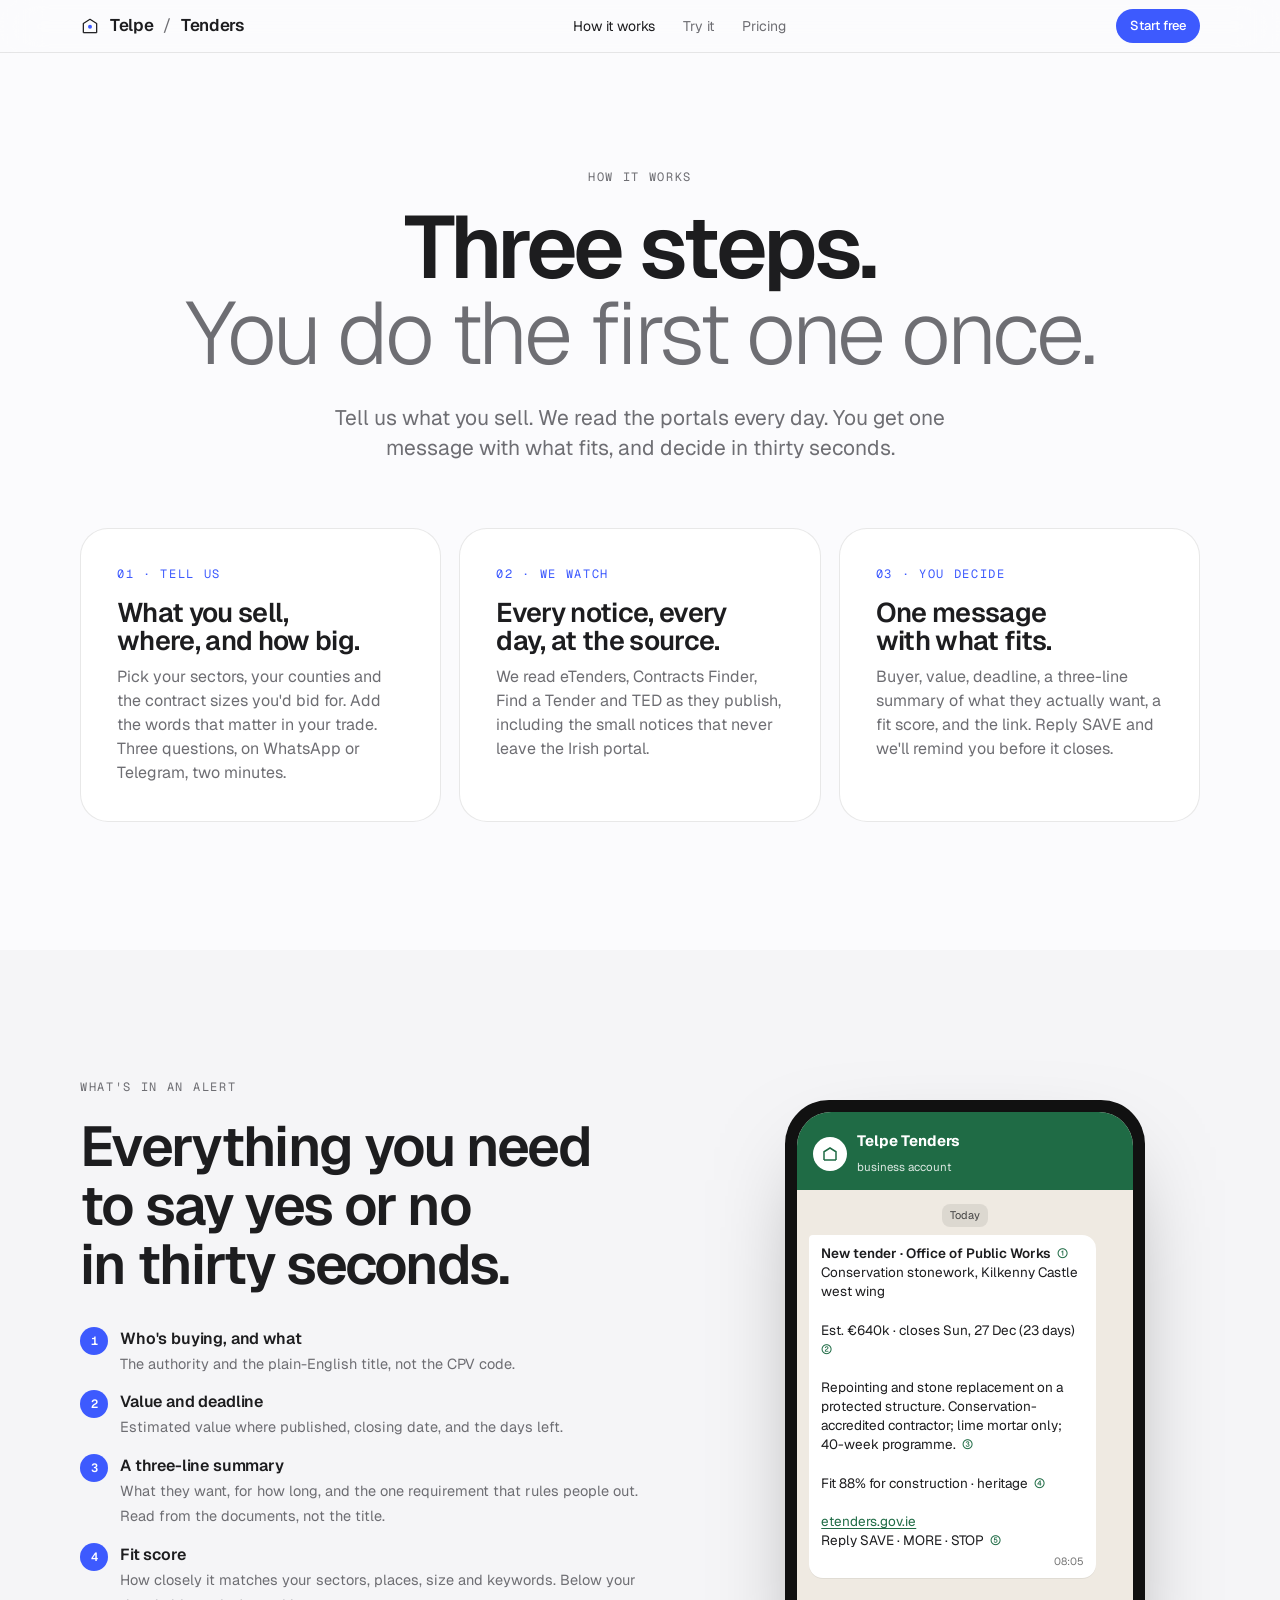
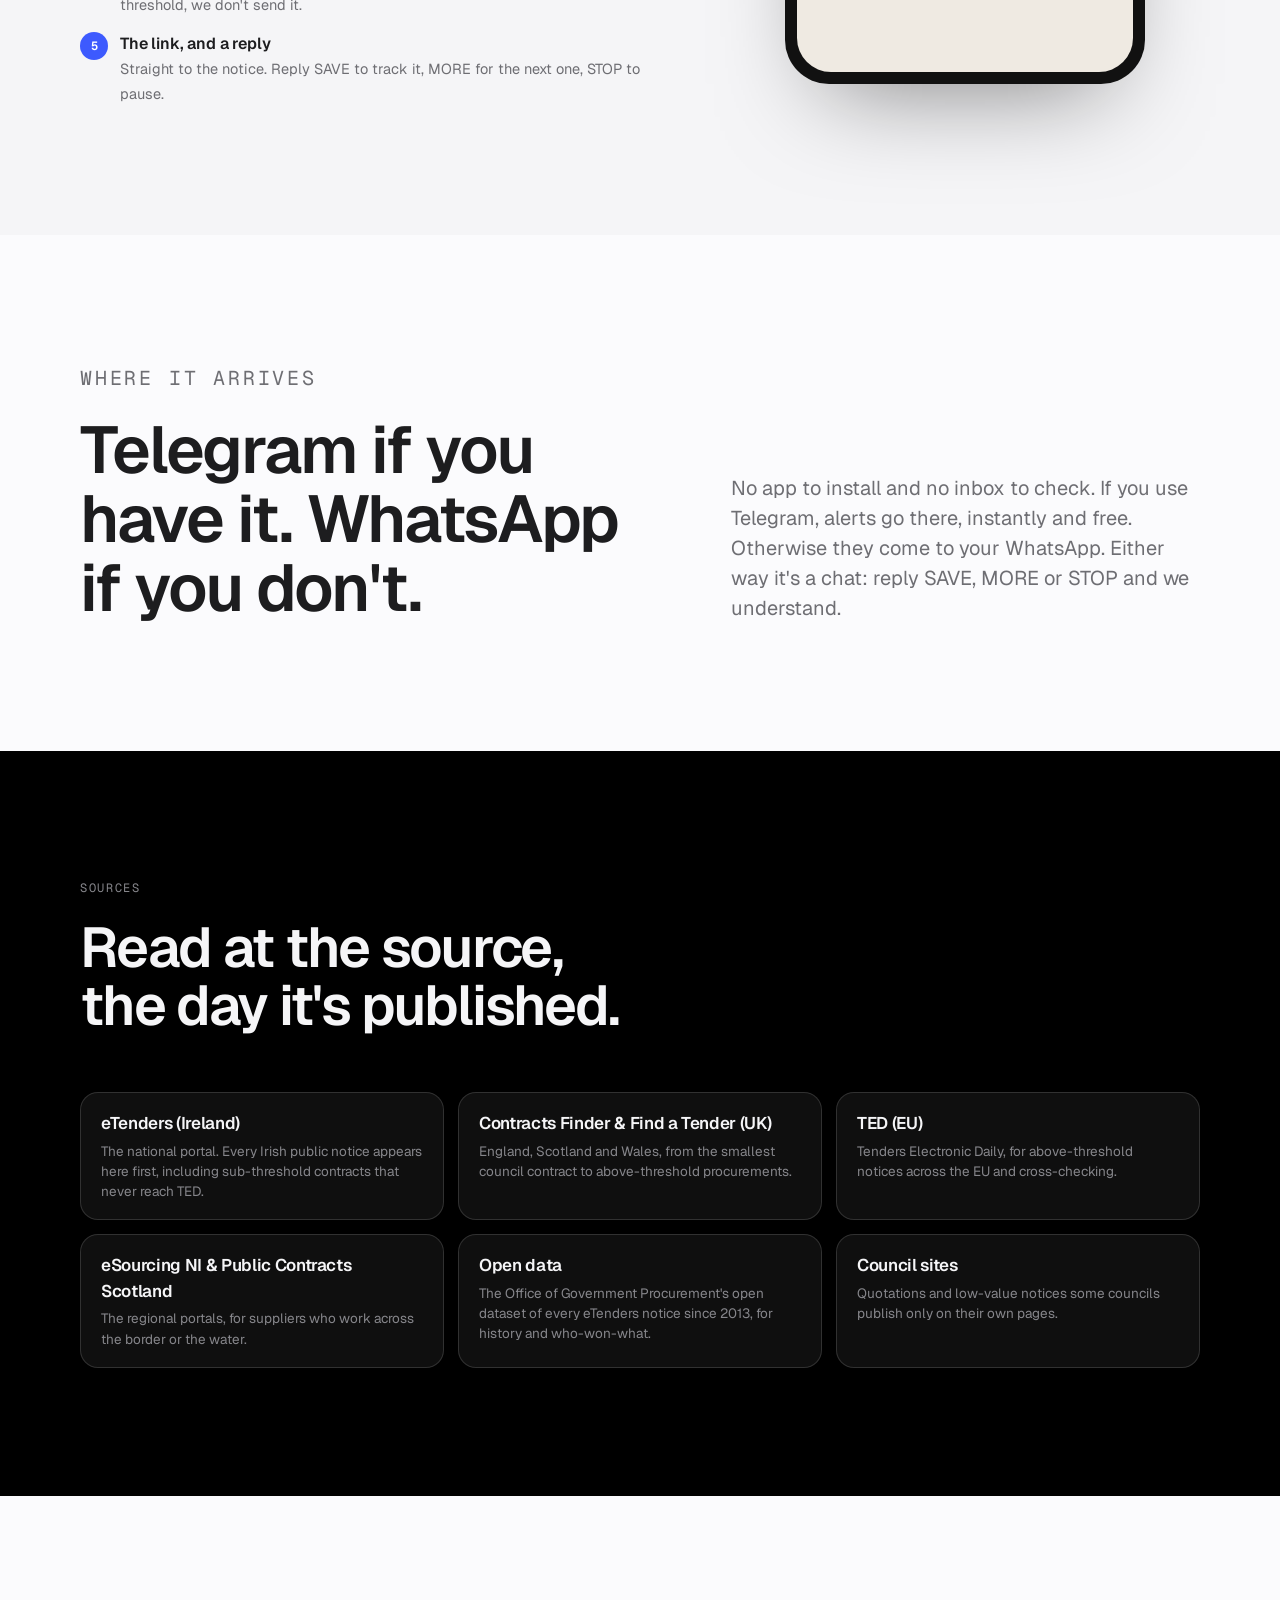
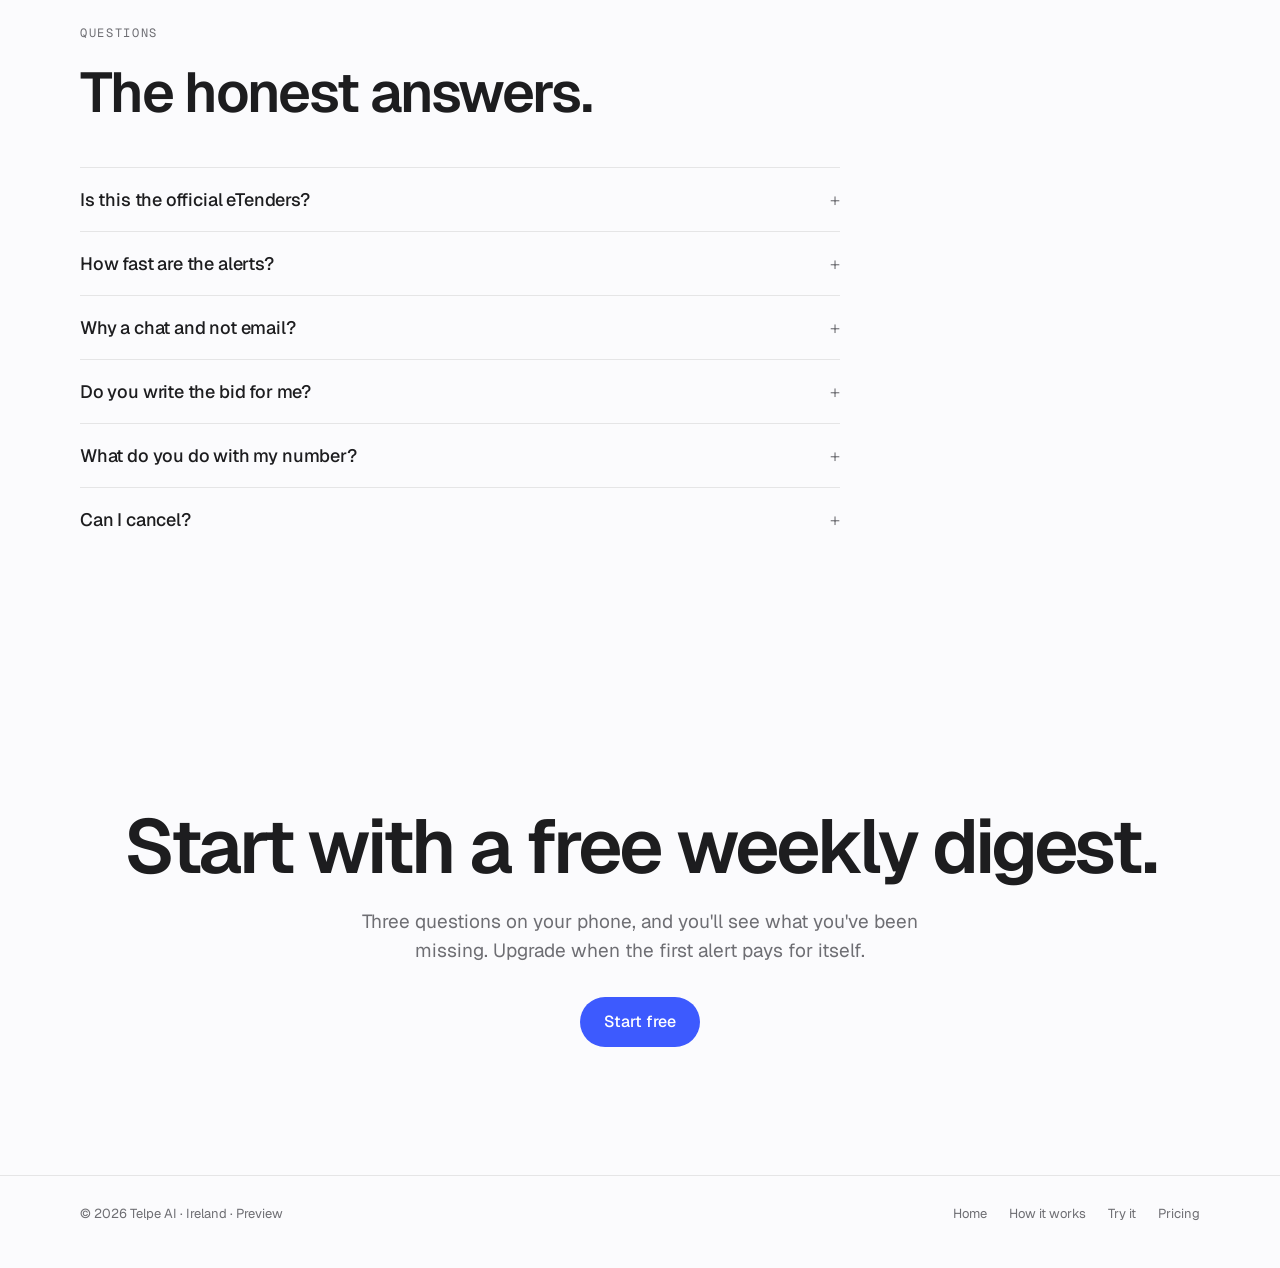
<file: how.html>
<!doctype html>
<html lang="en">
<head>
<meta charset="utf-8">
<meta name="viewport" content="width=device-width, initial-scale=1, viewport-fit=cover">
<title>How it works · Telpe Tenders</title>
<meta name="description" content="How Telpe Tenders works: tell us what you sell, we read eTenders, Contracts Finder and TED every day, you get one message with what fits.">
<link rel="preconnect" href="https://fonts.googleapis.com">
<link rel="preconnect" href="https://fonts.gstatic.com" crossorigin>
<link rel="stylesheet" href="https://fonts.googleapis.com/css2?family=Geist:wght@300;400;500;600&family=Geist+Mono:wght@400;500&display=swap">
<link rel="stylesheet" href="assets/tenders.css">
</head>
<body>
<header class="nav">
  <div class="wrap">
    <a class="brand" href="tenders.html" aria-label="Telpe Tenders"><svg viewBox="0 0 24 24" fill="none" aria-hidden="true"><path d="M4 20V9l8-5 8 5v11" stroke="currentColor" stroke-width="1.5" stroke-linejoin="round"/><path d="M4 20h16" stroke="currentColor" stroke-width="1.5"/><circle cx="12" cy="13" r="2.4" fill="var(--accent)"/></svg> Telpe <span class="sep">/</span> <span class="sub">Tenders</span></a>
    <nav class="links" aria-label="Primary"><a href="how.html" aria-current="page">How it works</a><a href="try.html">Try it</a><a href="pricing.html">Pricing</a></nav>
    <button class="pill" type="button" data-start>Start free</button>
  </div>
</header>
<main id="top">
<section class="page-hero">
  <div class="wrap">
    <p class="eyebrow">How it works</p>
    <h1>Three steps.<span class="soft">You do the first one once.</span></h1>
    <p class="lede">Tell us what you sell. We read the portals every day. You get one message with what fits, and decide in thirty seconds.</p>
  </div>
</section>

<section class="band" style="padding-top:0">
  <div class="wrap">
    <div class="steps" style="margin-top:0">
      <div class="step"><span class="k">01 · TELL US</span><h3>What you sell, where, and how big.</h3><p>Pick your sectors, your counties and the contract sizes you'd bid for. Add the words that matter in your trade. Three questions, on WhatsApp or Telegram, two minutes.</p></div>
      <div class="step"><span class="k">02 · WE WATCH</span><h3>Every notice, every day, at the source.</h3><p>We read eTenders, Contracts Finder, Find a Tender and TED as they publish, including the small notices that never leave the Irish portal.</p></div>
      <div class="step"><span class="k">03 · YOU DECIDE</span><h3>One message with what fits.</h3><p>Buyer, value, deadline, a three-line summary of what they actually want, a fit score, and the link. Reply SAVE and we'll remind you before it closes.</p></div>
    </div>
  </div>
</section>

<section class="band grey" id="anatomy">
  <div class="wrap">
    <div class="showcase">
      <div>
        <p class="eyebrow" style="margin-bottom:22px">What's in an alert</p>
        <h2 class="h2">Everything you need to say yes or no in thirty seconds.</h2>
        <div class="anatomy" style="grid-template-columns:1fr;margin-top:32px">
          <ul>
            <li><i>1</i><div><b>Who's buying, and what</b><span>The authority and the plain-English title, not the CPV code.</span></div></li>
            <li><i>2</i><div><b>Value and deadline</b><span>Estimated value where published, closing date, and the days left.</span></div></li>
            <li><i>3</i><div><b>A three-line summary</b><span>What they want, for how long, and the one requirement that rules people out. Read from the documents, not the title.</span></div></li>
            <li><i>4</i><div><b>Fit score</b><span>How closely it matches your sectors, places, size and keywords. Below your threshold, we don't send it.</span></div></li>
            <li><i>5</i><div><b>The link, and a reply</b><span>Straight to the notice. Reply SAVE to track it, MORE for the next one, STOP to pause.</span></div></li>
          </ul>
        </div>
      </div>
      <div class="phone"><div class="screen"><div class="bar"><div class="av"><svg viewBox="0 0 24 24" fill="none" stroke="currentColor" stroke-width="2"><path d="M4 20V9l8-5 8 5v11M4 20h16"/></svg></div><div><b>Telpe Tenders</b><span>business account</span></div></div><div class="thread" id="anatomy-thread"></div></div></div>
    </div>
  </div>
</section>

<section class="band" id="channels">
  <div class="wrap">
    <div class="statement">
      <div><p class="eyebrow">Where it arrives</p><h2>Telegram if you have it. WhatsApp if you don't.</h2></div>
      <p>No app to install and no inbox to check. If you use Telegram, alerts go there, instantly and free. Otherwise they come to your WhatsApp. Either way it's a chat: reply SAVE, MORE or STOP and we understand.</p>
    </div>
  </div>
</section>

<section class="band inv" id="sources">
  <div class="wrap">
    <p class="eyebrow" style="margin-bottom:22px">Sources</p>
    <h2 class="h2">Read at the source, the day it's published.</h2>
    <div class="sources">
      <div class="source"><b>eTenders (Ireland)</b><span>The national portal. Every Irish public notice appears here first, including sub-threshold contracts that never reach TED.</span></div>
      <div class="source"><b>Contracts Finder &amp; Find a Tender (UK)</b><span>England, Scotland and Wales, from the smallest council contract to above-threshold procurements.</span></div>
      <div class="source"><b>TED (EU)</b><span>Tenders Electronic Daily, for above-threshold notices across the EU and cross-checking.</span></div>
      <div class="source"><b>eSourcing NI &amp; Public Contracts Scotland</b><span>The regional portals, for suppliers who work across the border or the water.</span></div>
      <div class="source"><b>Open data</b><span>The Office of Government Procurement's open dataset of every eTenders notice since 2013, for history and who-won-what.</span></div>
      <div class="source"><b>Council sites</b><span>Quotations and low-value notices some councils publish only on their own pages.</span></div>
    </div>
  </div>
</section>

<section class="band" id="faq">
  <div class="wrap">
    <p class="eyebrow" style="margin-bottom:22px">Questions</p>
    <h2 class="h2">The honest answers.</h2>
    <div class="faq">
      <details><summary>Is this the official eTenders?</summary><p>No. Telpe Tenders is an independent service that reads the public portals and tells you what fits. You still register and bid on the portal itself; we link you straight to the notice.</p></details>
      <details><summary>How fast are the alerts?</summary><p>Daily alerts go out the same day a notice is published, usually within hours. Irish notices appear on eTenders one to three days before they reach TED, so we read eTenders directly.</p></details>
      <details><summary>Why a chat and not email?</summary><p>Because tradespeople and small businesses read WhatsApp and Telegram and leave email for later. A chat also lets you reply: SAVE to track, MORE for the next one, STOP to pause.</p></details>
      <details><summary>Do you write the bid for me?</summary><p>No. We help you find the right ones and never miss a deadline. Writing the tender is your work, or your consultant's.</p></details>
      <details><summary>What do you do with my number?</summary><p>Send you the alerts you asked for, nothing else. You can pause with STOP and delete everything we hold with DELETE, both by reply.</p></details>
      <details><summary>Can I cancel?</summary><p>Any time, by reply. No contract, no notice period.</p></details>
    </div>
  </div>
</section>

<section class="band center" id="start">
  <div class="wrap">
    <h2>Start with a free weekly digest.</h2>
    <p>Three questions on your phone, and you'll see what you've been missing. Upgrade when the first alert pays for itself.</p>
    <div class="actions" style="justify-content:center"><button class="btn btn-primary" type="button" data-start>Start free</button></div>
  </div>
</section>
</main>
<footer>
  <div class="wrap">
    <span>© <span id="year">2026</span> Telpe AI · Ireland · Preview</span>
    <nav aria-label="Footer"><a href="tenders.html">Home</a><a href="how.html">How it works</a><a href="try.html">Try it</a><a href="pricing.html">Pricing</a></nav>
  </div>
</footer>
<div class="modal" id="modal" role="dialog" aria-modal="true" aria-labelledby="modal-title">
  <div class="sheet">
    <button class="x" id="modal-x" aria-label="Close">×</button>
    <h3 id="modal-title">Start on your phone</h3>
    <p>Pick the app you already use. The bot asks three questions and sends your first match. Free weekly digest, nothing to install.</p>
    <div class="channels">
      <a class="channel" href="#" data-channel="telegram"><span class="ic tg" aria-hidden="true"><svg viewBox="0 0 24 24" fill="none" stroke="currentColor" stroke-width="1.8" stroke-linecap="round" stroke-linejoin="round"><path d="M4 6.5A2.5 2.5 0 0 1 6.5 4h11A2.5 2.5 0 0 1 20 6.5v8a2.5 2.5 0 0 1-2.5 2.5H9l-5 4z"/></svg></span><div><b>Telegram</b><span>Instant, free, on desktop too</span></div></a>
      <a class="channel" href="#" data-channel="whatsapp"><span class="ic wa" aria-hidden="true"><svg viewBox="0 0 24 24" fill="none" stroke="currentColor" stroke-width="1.8" stroke-linecap="round" stroke-linejoin="round"><path d="M4 6.5A2.5 2.5 0 0 1 6.5 4h11A2.5 2.5 0 0 1 20 6.5v8a2.5 2.5 0 0 1-2.5 2.5H9l-5 4z"/><path d="M8 9h8M8 12.5h5"/></svg></span><div><b>WhatsApp</b><span>Write JOIN and you're in</span></div></a>
    </div>
    <p class="fine" id="modal-fine">Preview: the bots aren't live yet. Nothing is sent or stored.</p>
  </div>
</div>
<script src="assets/tenders.js"></script>
</body>
</html>
</file>
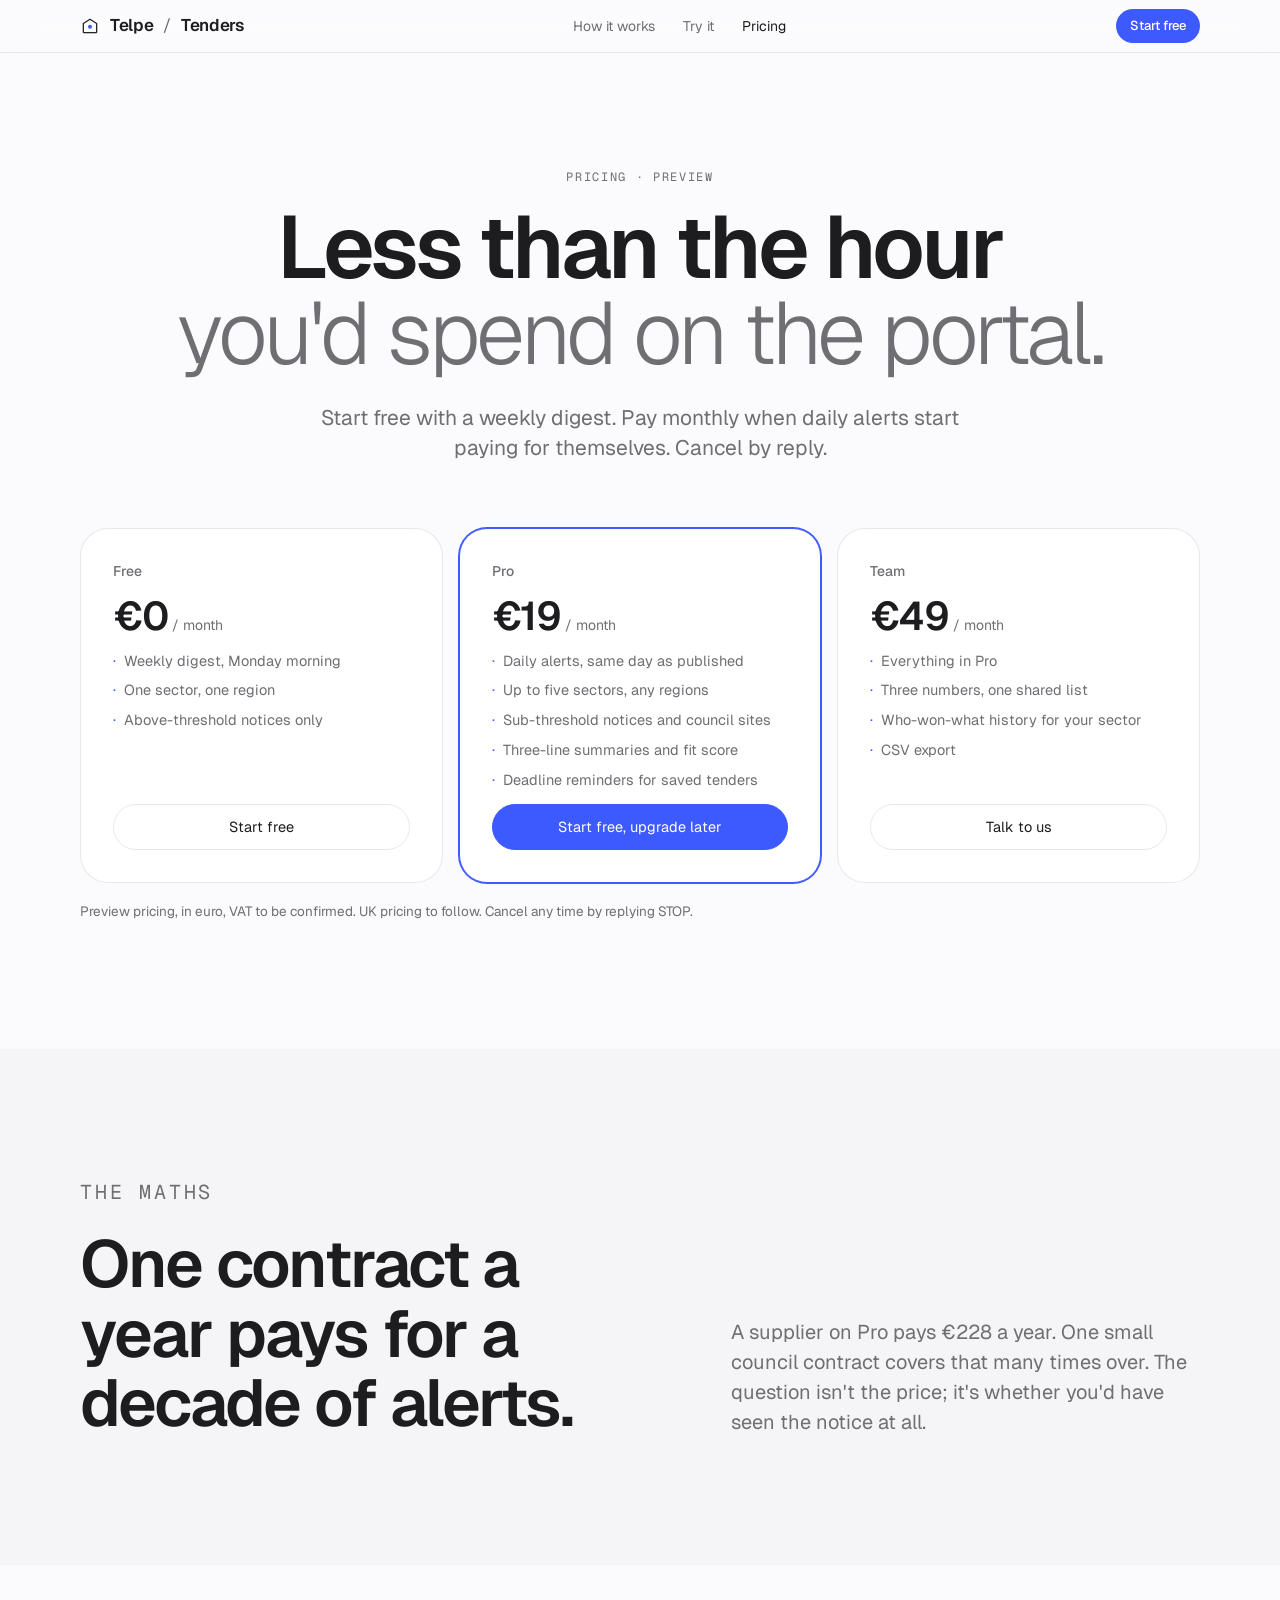
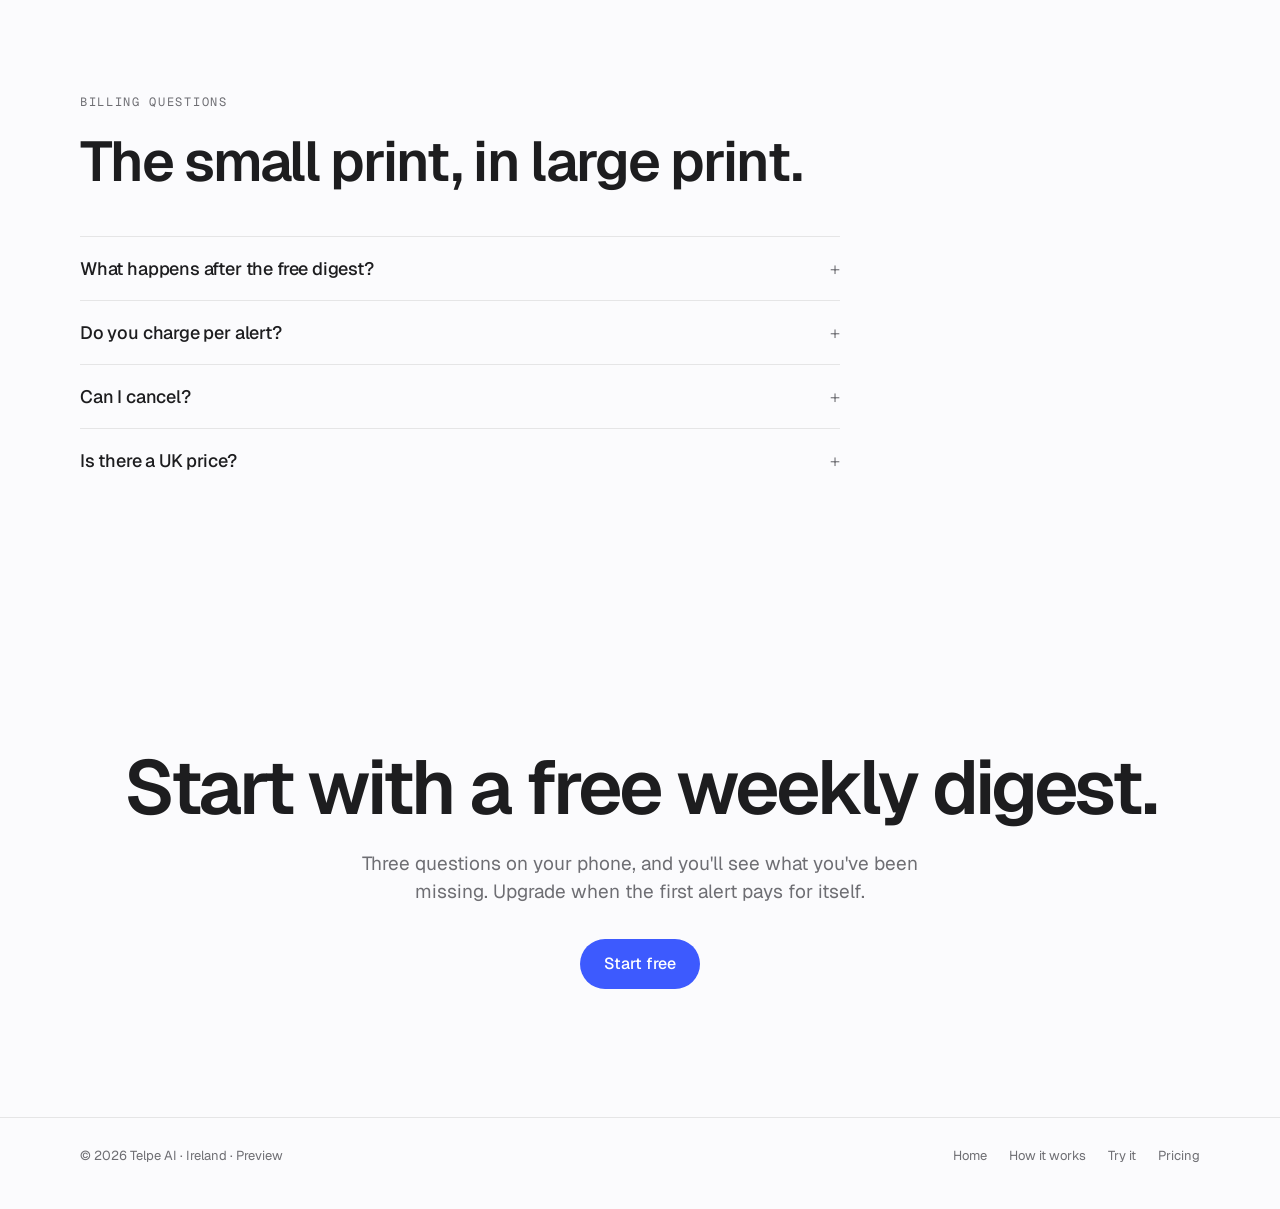
<file: pricing.html>
<!doctype html>
<html lang="en">
<head>
<meta charset="utf-8">
<meta name="viewport" content="width=device-width, initial-scale=1, viewport-fit=cover">
<title>Pricing · Telpe Tenders</title>
<meta name="description" content="Telpe Tenders preview pricing: free weekly digest, Pro €19 a month, Team €49 a month.">
<link rel="preconnect" href="https://fonts.googleapis.com">
<link rel="preconnect" href="https://fonts.gstatic.com" crossorigin>
<link rel="stylesheet" href="https://fonts.googleapis.com/css2?family=Geist:wght@300;400;500;600&family=Geist+Mono:wght@400;500&display=swap">
<link rel="stylesheet" href="assets/tenders.css">
</head>
<body>
<header class="nav">
  <div class="wrap">
    <a class="brand" href="tenders.html" aria-label="Telpe Tenders"><svg viewBox="0 0 24 24" fill="none" aria-hidden="true"><path d="M4 20V9l8-5 8 5v11" stroke="currentColor" stroke-width="1.5" stroke-linejoin="round"/><path d="M4 20h16" stroke="currentColor" stroke-width="1.5"/><circle cx="12" cy="13" r="2.4" fill="var(--accent)"/></svg> Telpe <span class="sep">/</span> <span class="sub">Tenders</span></a>
    <nav class="links" aria-label="Primary"><a href="how.html">How it works</a><a href="try.html">Try it</a><a href="pricing.html" aria-current="page">Pricing</a></nav>
    <button class="pill" type="button" data-start>Start free</button>
  </div>
</header>
<main id="top">
<section class="page-hero">
  <div class="wrap">
    <p class="eyebrow">Pricing · preview</p>
    <h1>Less than the hour<span class="soft">you'd spend on the portal.</span></h1>
    <p class="lede">Start free with a weekly digest. Pay monthly when daily alerts start paying for themselves. Cancel by reply.</p>
  </div>
</section>

<section class="band" id="pricing" style="padding-top:0">
  <div class="wrap">
    <div class="plans" style="margin-top:0">
      <div class="plan"><span class="name">Free</span><div class="price">€0<small> / month</small></div><ul><li>Weekly digest, Monday morning</li><li>One sector, one region</li><li>Above-threshold notices only</li></ul><button type="button" data-start>Start free</button></div>
      <div class="plan hi"><span class="name">Pro</span><div class="price">€19<small> / month</small></div><ul><li>Daily alerts, same day as published</li><li>Up to five sectors, any regions</li><li>Sub-threshold notices and council sites</li><li>Three-line summaries and fit score</li><li>Deadline reminders for saved tenders</li></ul><button type="button" data-start>Start free, upgrade later</button></div>
      <div class="plan"><span class="name">Team</span><div class="price">€49<small> / month</small></div><ul><li>Everything in Pro</li><li>Three numbers, one shared list</li><li>Who-won-what history for your sector</li><li>CSV export</li></ul><button type="button" data-start>Talk to us</button></div>
    </div>
    <p style="color:var(--fg-2);font-size:13.5px;margin-top:18px">Preview pricing, in euro, VAT to be confirmed. UK pricing to follow. Cancel any time by replying STOP.</p>
  </div>
</section>

<section class="band grey">
  <div class="wrap">
    <div class="statement">
      <div><p class="eyebrow">The maths</p><h2>One contract a year pays for a decade of alerts.</h2></div>
      <p>A supplier on Pro pays €228 a year. One small council contract covers that many times over. The question isn't the price; it's whether you'd have seen the notice at all.</p>
    </div>
  </div>
</section>

<section class="band" id="faq">
  <div class="wrap">
    <p class="eyebrow" style="margin-bottom:22px">Billing questions</p>
    <h2 class="h2">The small print, in large print.</h2>
    <div class="faq">
      <details><summary>What happens after the free digest?</summary><p>Nothing, unless you ask. The free plan stays free. Reply UPGRADE whenever a daily alert would have paid for itself, and we'll send a payment link.</p></details>
      <details><summary>Do you charge per alert?</summary><p>No. A flat monthly price, however many notices fit. If nothing fits in a week, you hear nothing and pay the same.</p></details>
      <details><summary>Can I cancel?</summary><p>Any time, by reply. No contract, no notice period, no phone call.</p></details>
      <details><summary>Is there a UK price?</summary><p>Not yet. UK sources are included in Pro for Irish suppliers who work across the water; a sterling plan for UK suppliers comes later.</p></details>
    </div>
  </div>
</section>

<section class="band center" id="start">
  <div class="wrap">
    <h2>Start with a free weekly digest.</h2>
    <p>Three questions on your phone, and you'll see what you've been missing. Upgrade when the first alert pays for itself.</p>
    <div class="actions" style="justify-content:center"><button class="btn btn-primary" type="button" data-start>Start free</button></div>
  </div>
</section>
</main>
<footer>
  <div class="wrap">
    <span>© <span id="year">2026</span> Telpe AI · Ireland · Preview</span>
    <nav aria-label="Footer"><a href="tenders.html">Home</a><a href="how.html">How it works</a><a href="try.html">Try it</a><a href="pricing.html">Pricing</a></nav>
  </div>
</footer>
<div class="modal" id="modal" role="dialog" aria-modal="true" aria-labelledby="modal-title">
  <div class="sheet">
    <button class="x" id="modal-x" aria-label="Close">×</button>
    <h3 id="modal-title">Start on your phone</h3>
    <p>Pick the app you already use. The bot asks three questions and sends your first match. Free weekly digest, nothing to install.</p>
    <div class="channels">
      <a class="channel" href="#" data-channel="telegram"><span class="ic tg" aria-hidden="true"><svg viewBox="0 0 24 24" fill="none" stroke="currentColor" stroke-width="1.8" stroke-linecap="round" stroke-linejoin="round"><path d="M4 6.5A2.5 2.5 0 0 1 6.5 4h11A2.5 2.5 0 0 1 20 6.5v8a2.5 2.5 0 0 1-2.5 2.5H9l-5 4z"/></svg></span><div><b>Telegram</b><span>Instant, free, on desktop too</span></div></a>
      <a class="channel" href="#" data-channel="whatsapp"><span class="ic wa" aria-hidden="true"><svg viewBox="0 0 24 24" fill="none" stroke="currentColor" stroke-width="1.8" stroke-linecap="round" stroke-linejoin="round"><path d="M4 6.5A2.5 2.5 0 0 1 6.5 4h11A2.5 2.5 0 0 1 20 6.5v8a2.5 2.5 0 0 1-2.5 2.5H9l-5 4z"/><path d="M8 9h8M8 12.5h5"/></svg></span><div><b>WhatsApp</b><span>Write JOIN and you're in</span></div></a>
    </div>
    <p class="fine" id="modal-fine">Preview: the bots aren't live yet. Nothing is sent or stored.</p>
  </div>
</div>
<script src="assets/tenders.js"></script>
</body>
</html>
</file>
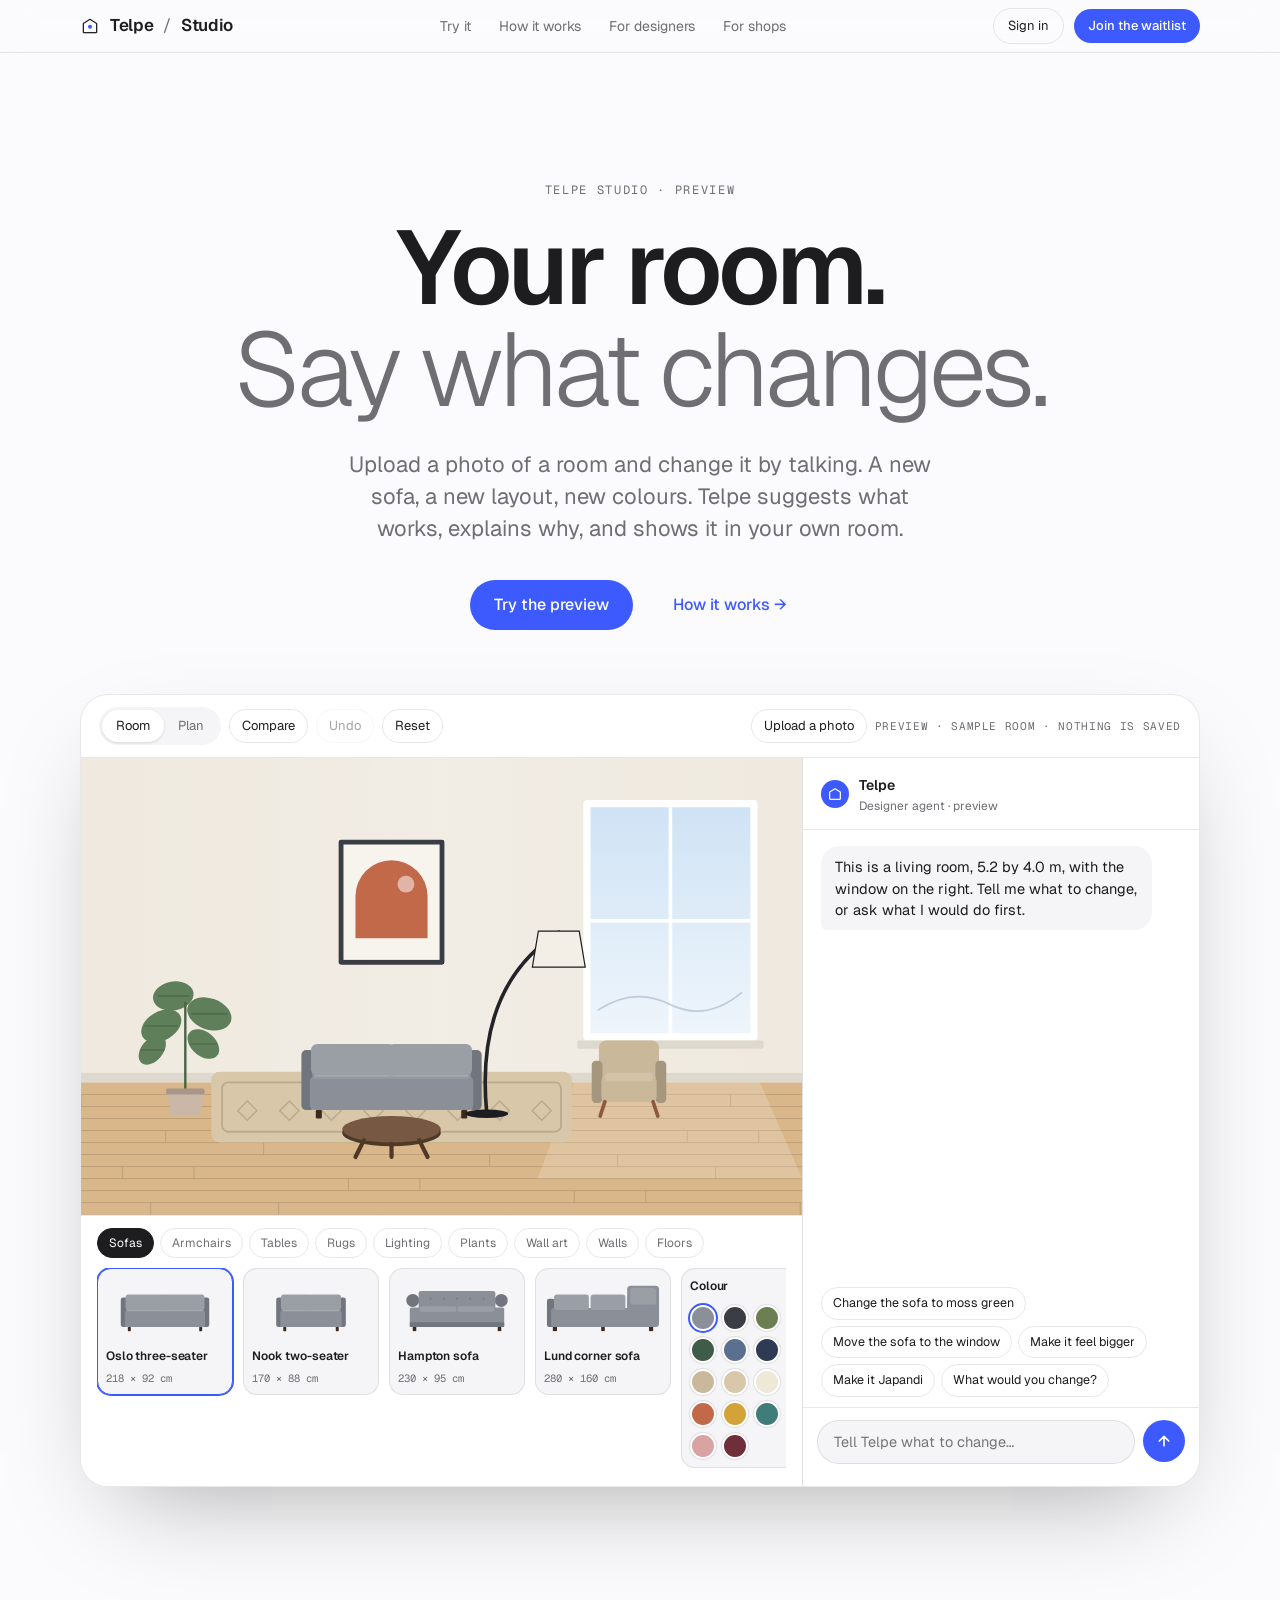
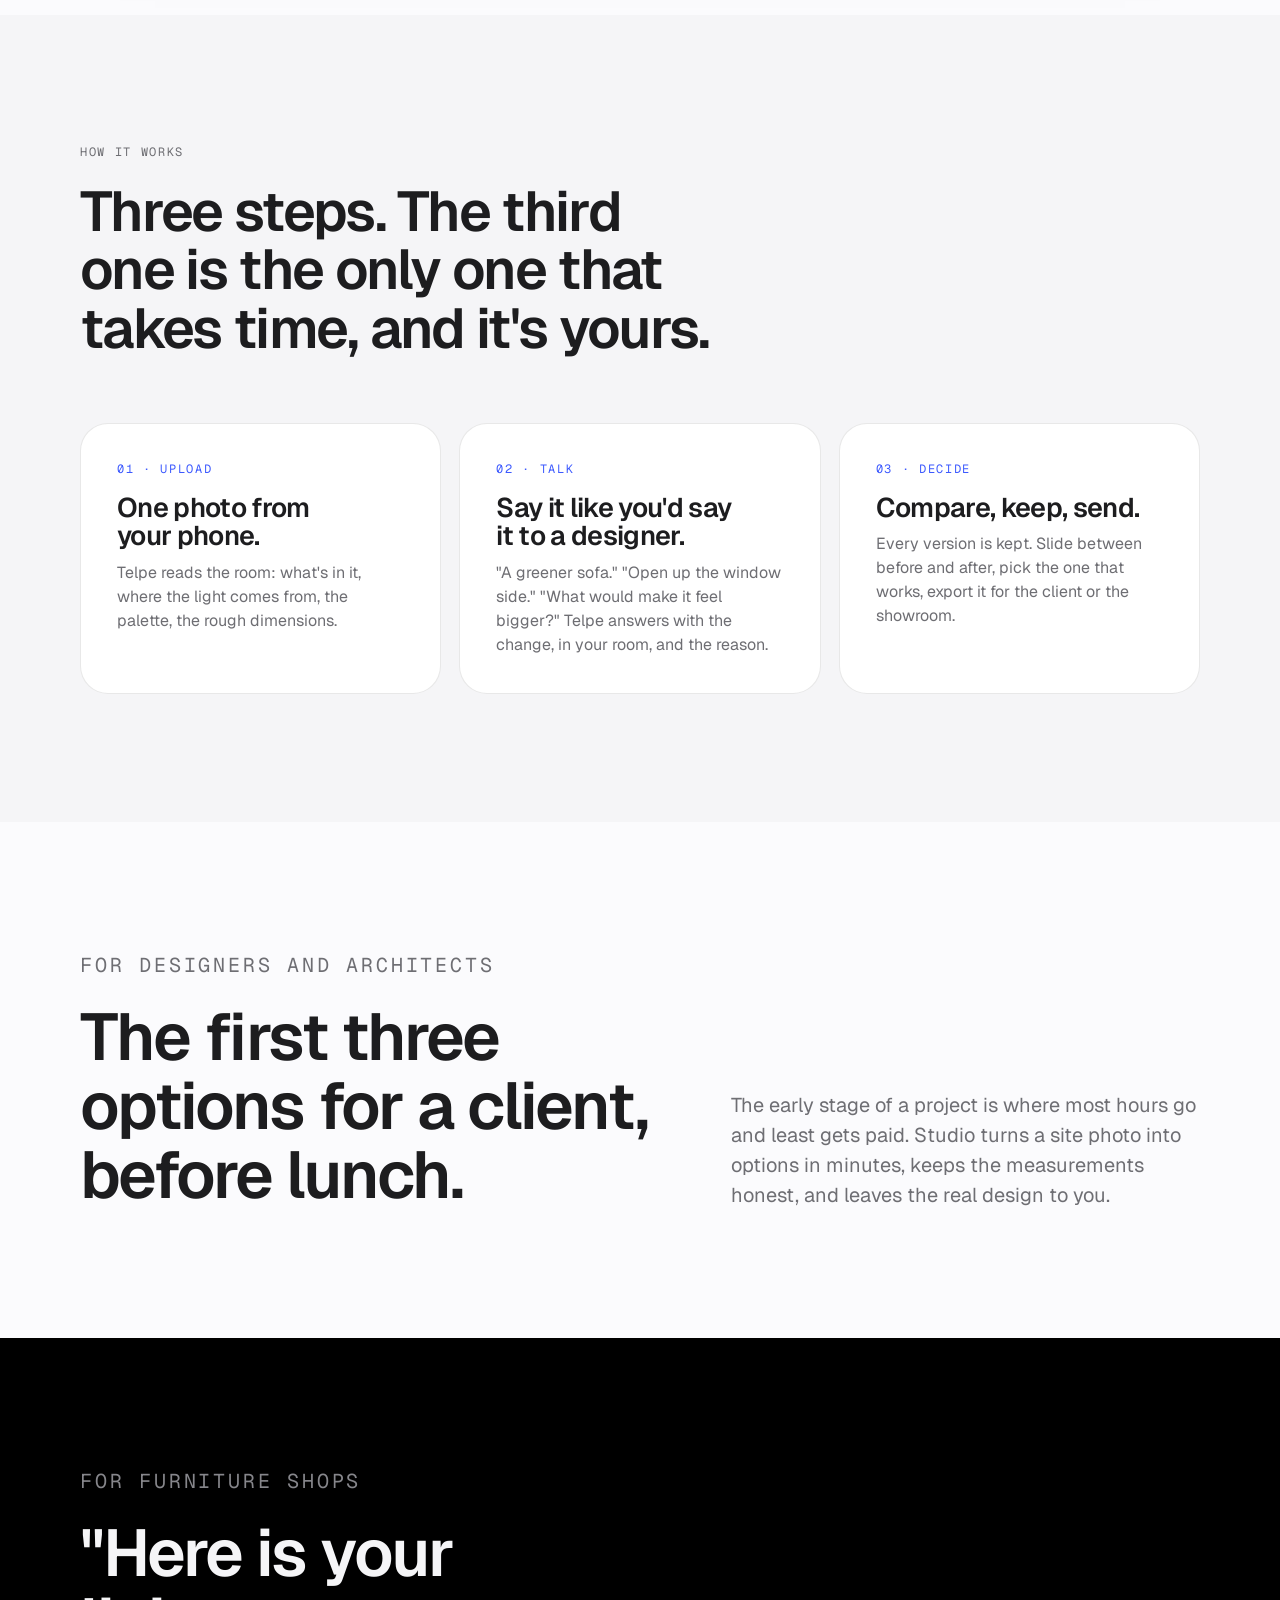
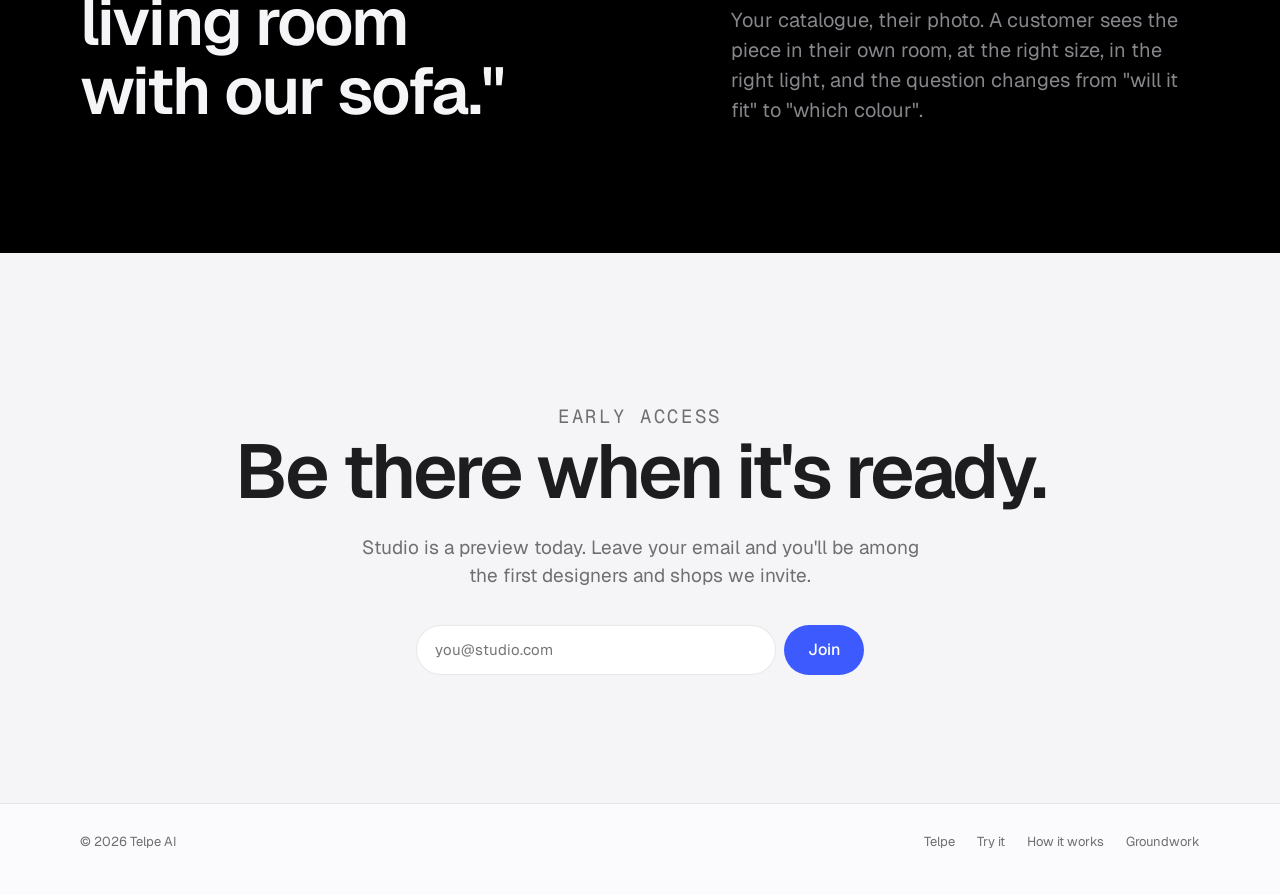
<file: studio.html>
<!doctype html>
<html lang="en">
<head>
<meta charset="utf-8">
<meta name="viewport" content="width=device-width, initial-scale=1, viewport-fit=cover">
<title>Telpe Studio</title>
<meta name="description" content="Telpe Studio: upload a photo of a room and change it by talking. New sofa, new layout, new colours, with the Telpe designer agent suggesting what works. Preview.">
<link rel="preconnect" href="https://fonts.googleapis.com">
<link rel="preconnect" href="https://fonts.gstatic.com" crossorigin>
<link rel="stylesheet" href="https://fonts.googleapis.com/css2?family=Geist:wght@300;400;500;600&family=Geist+Mono:wght@400;500&display=swap">
<style>
/* Layout: Apple product-page rhythm. A hero that states the idea, then the product itself as a large
   card you can use, then short bands for designers and shops, then the waitlist. One accent, lots of air. */
:root{
  --bg:#fbfbfd;--bg-2:#f5f5f7;--card:#ffffff;--fg:#1d1d1f;--fg-2:#6e6e73;--line:rgba(29,29,31,.10);
  --accent:#3d5afe;--accent-ink:#fff;--ok:#2e9e5b;--warn:#d9822b;--bad:#d64545;
  --inv-bg:#000;--inv-fg:#f5f5f7;--inv-fg-2:#86868b;
  --font:"Geist",-apple-system,BlinkMacSystemFont,"Helvetica Neue",Arial,sans-serif;--mono:"Geist Mono",ui-monospace,SFMono-Regular,Menlo,monospace;
  --radius:28px;
}
@media (prefers-color-scheme:dark){
  :root:not([data-theme="light"]){--bg:#000;--bg-2:#0c0c0e;--card:#161618;--fg:#f5f5f7;--fg-2:#8e8e93;--line:rgba(245,245,247,.12);--accent:#5b78ff;--inv-bg:#1d1d1f;color-scheme:dark}
}
:root[data-theme="dark"]{--bg:#000;--bg-2:#0c0c0e;--card:#161618;--fg:#f5f5f7;--fg-2:#8e8e93;--line:rgba(245,245,247,.12);--accent:#5b78ff;--inv-bg:#1d1d1f;color-scheme:dark}

*{box-sizing:border-box}
html{scroll-behavior:smooth}
html,body{margin:0}
body{background:var(--bg);color:var(--fg);font-family:var(--font);font-size:17px;line-height:1.5;-webkit-font-smoothing:antialiased;text-rendering:optimizeLegibility;overflow-x:hidden}
a{color:inherit;text-decoration:none}
button,input{font:inherit;color:inherit}
:focus-visible{outline:2px solid var(--accent);outline-offset:3px;border-radius:8px}
.wrap{width:min(1120px,100% - 40px);margin-inline:auto}
h1,h2,h3{margin:0;text-wrap:balance;letter-spacing:-.03em;line-height:1.05;font-weight:600}
p{margin:0}
.eyebrow{font-family:var(--mono);font-size:12px;letter-spacing:.14em;text-transform:uppercase;color:var(--fg-2)}

/* Nav */
.nav{position:sticky;top:env(safe-area-inset-top,0px);z-index:30;backdrop-filter:saturate(180%) blur(20px);-webkit-backdrop-filter:saturate(180%) blur(20px);background:color-mix(in srgb,var(--bg) 78%,transparent);border-bottom:1px solid var(--line)}
.nav .wrap{display:flex;align-items:center;justify-content:space-between;height:52px;gap:20px}
.brand{display:flex;align-items:center;gap:10px;font-weight:600;letter-spacing:-.02em;font-size:17px}
.brand svg{width:20px;height:20px}
.brand .sep{color:var(--fg-2);font-weight:400}
.links{display:flex;gap:28px;font-size:14px;color:var(--fg-2)}
.links a:hover{color:var(--fg)}
.nav .right{display:flex;gap:10px;align-items:center}
.pill{font-size:13px;padding:7px 14px;border-radius:999px;background:var(--accent);color:var(--accent-ink);font-weight:500;white-space:nowrap;border:0;cursor:pointer}
.ghost{font-size:13px;padding:7px 14px;border-radius:999px;background:none;border:1px solid var(--line);color:var(--fg);cursor:pointer;white-space:nowrap}
.ghost:hover{border-color:var(--fg-2)}
@media (max-width:860px){.links{display:none}}
@media (max-width:600px){.nav .ghost{display:none}.brand .sep,.brand .sub{display:none}.nav .pill{padding:7px 12px}}

/* Hero */
.hero{text-align:center;padding-block:clamp(72px,11vw,128px) clamp(40px,6vw,64px)}
.hero h1{font-size:clamp(44px,8.5vw,104px);margin-top:18px;letter-spacing:-.04em;line-height:.98}
.hero h1 .soft{display:block;color:var(--fg-2);font-weight:300}
.hero .lede{max-width:40ch;margin:28px auto 0;font-size:clamp(18px,2.1vw,22px);line-height:1.45;color:var(--fg-2)}
.actions{display:flex;gap:16px;justify-content:center;flex-wrap:wrap;margin-top:36px}
.btn{display:inline-flex;align-items:center;gap:8px;padding:13px 24px;border-radius:999px;font-weight:500;font-size:16px;border:0;cursor:pointer;background:none}
.btn-primary{background:var(--accent);color:var(--accent-ink)}
.btn-ghost{color:var(--accent)}
.btn-ghost:hover{text-decoration:underline;text-underline-offset:4px}

/* Studio card */
.studio-wrap{padding-block:0 clamp(72px,10vw,140px)}
.studio{background:var(--card);border:1px solid var(--line);border-radius:var(--radius);box-shadow:0 40px 100px -40px rgba(0,0,0,.35);overflow:hidden}
.studio-bar{display:flex;align-items:center;justify-content:space-between;gap:12px;padding:12px 18px;border-bottom:1px solid var(--line);flex-wrap:wrap}
.studio-bar .left,.studio-bar .rightb{display:flex;align-items:center;gap:8px;flex-wrap:wrap}
.tabs{display:inline-flex;background:var(--bg-2);border-radius:999px;padding:3px}
.tabs button{border:0;background:none;padding:6px 14px;border-radius:999px;font-size:13px;color:var(--fg-2);cursor:pointer}
.tabs button.on{background:var(--card);color:var(--fg);box-shadow:0 1px 3px rgba(0,0,0,.12)}
.tool{border:1px solid var(--line);background:none;border-radius:999px;padding:6px 12px;font-size:13px;color:var(--fg);cursor:pointer;display:inline-flex;align-items:center;gap:6px}
.tool:hover{border-color:var(--fg-2)}
.tool.on{background:var(--fg);color:var(--bg);border-color:var(--fg)}
.tool:disabled{opacity:.4;cursor:default}
.note{font-family:var(--mono);font-size:11px;letter-spacing:.06em;text-transform:uppercase;color:var(--fg-2)}
.studio-body{display:grid;grid-template-columns:minmax(0,1.55fr) minmax(320px,.85fr)}
@media (max-width:900px){.studio-body{grid-template-columns:1fr}}

/* Viewer */
.viewer{position:relative;background:var(--bg-2);border-right:1px solid var(--line);min-width:0}
@media (max-width:900px){.viewer{border-right:0;border-bottom:1px solid var(--line)}}
.stage{position:relative;aspect-ratio:1200/760;overflow:hidden;touch-action:none;user-select:none;-webkit-user-select:none}
.stage svg{position:absolute;inset:0;width:100%;height:100%;display:block}
.stage .after{clip-path:inset(0 0 0 0)}
.stage .before{display:none}
.stage.compare .before{display:block}
.stage .handle{position:absolute;top:0;bottom:0;width:2px;background:#fff;left:50%;display:none;box-shadow:0 0 0 1px rgba(0,0,0,.15)}
.stage.compare .handle{display:block}
.stage .handle::after{content:"◀ ▶";position:absolute;top:50%;left:50%;transform:translate(-50%,-50%);background:#fff;color:#1d1d1f;border-radius:999px;padding:6px 10px;font-size:11px;font-weight:600;letter-spacing:.1em;box-shadow:0 4px 14px rgba(0,0,0,.2);white-space:nowrap}
.stage .tag{position:absolute;top:12px;padding:4px 10px;border-radius:999px;background:rgba(255,255,255,.85);color:#1d1d1f;font-size:11px;font-weight:600;letter-spacing:.08em;display:none}
.stage.compare .tag{display:block}
.stage .tag.b{left:12px}.stage .tag.a{right:12px}
.stage img.photo{position:absolute;inset:0;width:100%;height:100%;object-fit:cover}
.stage .photo-note{position:absolute;left:12px;right:12px;bottom:12px;background:rgba(255,255,255,.92);color:#1d1d1f;border-radius:14px;padding:10px 14px;font-size:13px;display:flex;justify-content:space-between;gap:12px;align-items:center}
.stage .photo-note button{border:0;background:#1d1d1f;color:#fff;border-radius:999px;padding:6px 12px;font-size:12px;cursor:pointer}
.stage svg g.item{transition:transform .8s cubic-bezier(.2,.7,.2,1),opacity .5s}
.stage svg .c,.stage svg .c2,.stage svg .c3{transition:fill .6s}
.stage svg rect.wall,.stage svg .floorc{transition:fill .6s}
.stage.flash::before{content:"";position:absolute;inset:0;background:#fff;opacity:.0;animation:flash .7s ease-out;z-index:5;pointer-events:none}
@keyframes flash{0%{opacity:.55}100%{opacity:0}}
@media (prefers-reduced-motion:reduce){.stage svg g.item,.stage svg .c,.stage svg .c2,.stage svg .c3{transition:none}}

/* Plan */
.plan{position:absolute;inset:0;display:none;background:var(--bg-2)}
.stage.planmode .plan{display:block}
.stage.planmode .after,.stage.planmode .before,.stage.planmode .handle,.stage.planmode .tag{display:none}
.plan svg{position:absolute;inset:0;width:100%;height:100%}
.plan .fp{cursor:grab}
.plan .fp:active{cursor:grabbing}
.plan text{font-family:var(--font);pointer-events:none}

/* Catalogue drawer */
.catalog{border-top:1px solid var(--line);padding:12px 16px 14px;background:var(--card)}
.catalog .cats{display:flex;gap:6px;flex-wrap:wrap;margin-bottom:10px}
.catalog .cats button{border:1px solid var(--line);background:none;border-radius:999px;padding:5px 11px;font-size:12px;color:var(--fg-2);cursor:pointer}
.catalog .cats button.on{background:var(--fg);color:var(--bg);border-color:var(--fg)}
.catalog .items{display:flex;gap:10px;overflow-x:auto;padding-bottom:4px;scrollbar-width:thin;align-items:flex-start}
.citem{flex:0 0 136px;border:1px solid var(--line);border-radius:14px;padding:8px;background:var(--bg-2);cursor:pointer;text-align:left;display:flex;flex-direction:column;gap:6px}
.citem:hover{border-color:var(--fg-2)}
.citem.on{border-color:var(--accent);box-shadow:0 0 0 1px var(--accent)}
.citem svg{width:100%;height:64px;display:block}
.citem b{font-size:12px;font-weight:600;letter-spacing:-.01em;display:block}
.citem span{font-family:var(--mono);font-size:10.5px;color:var(--fg-2)}
.swatches{display:flex;gap:6px;flex-wrap:wrap;margin-top:4px}
.swatches button{width:26px;height:26px;border-radius:50%;border:2px solid var(--card);box-shadow:0 0 0 1px var(--line);cursor:pointer}
.swatches button.on{box-shadow:0 0 0 2px var(--accent)}

/* Chat */
.chat{display:flex;flex-direction:column;min-height:540px;max-height:720px;background:var(--card)}
@media (max-width:900px){.chat{max-height:none;min-height:420px}}
.chat-head{display:flex;align-items:center;gap:10px;padding:14px 18px;border-bottom:1px solid var(--line)}
.avatar{width:28px;height:28px;border-radius:50%;background:var(--accent);display:grid;place-items:center}
.avatar svg{width:16px;height:16px}
.chat-head b{font-size:14px;font-weight:600}
.chat-head span{font-size:12px;color:var(--fg-2);display:block}
.msgs{flex:1;overflow-y:auto;padding:16px 18px;display:flex;flex-direction:column;gap:10px;scroll-behavior:smooth}
.msg{max-width:92%;padding:10px 14px;border-radius:18px;font-size:14.5px;line-height:1.45;white-space:pre-wrap}
.msg.ai{align-self:flex-start;background:var(--bg-2);border-bottom-left-radius:6px}
.msg.me{align-self:flex-end;background:var(--accent);color:var(--accent-ink);border-bottom-right-radius:6px}
.msg .typing{display:inline-flex;gap:4px;align-items:center;height:14px}
.msg .typing i{width:6px;height:6px;border-radius:50%;background:var(--fg-2);animation:blink 1.2s infinite}
.msg .typing i:nth-child(2){animation-delay:.2s}.msg .typing i:nth-child(3){animation-delay:.4s}
@keyframes blink{0%,80%,100%{opacity:.25}40%{opacity:1}}
.options{display:flex;flex-direction:column;gap:8px;align-self:stretch}
.opt{border:1px solid var(--line);border-radius:14px;padding:10px 12px;display:flex;gap:10px;align-items:flex-start;background:var(--card)}
.opt b{font-size:13.5px;display:block;letter-spacing:-.01em}
.opt p{font-size:13px;color:var(--fg-2)}
.opt button{margin-left:auto;flex:none;border:0;background:var(--accent);color:var(--accent-ink);border-radius:999px;padding:6px 12px;font-size:12px;cursor:pointer}
.opt button.done{background:var(--bg-2);color:var(--fg-2)}
.chips{display:flex;gap:6px;flex-wrap:wrap;padding:0 18px 10px}
.chips button{border:1px solid var(--line);background:none;border-radius:999px;padding:6px 11px;font-size:12.5px;color:var(--fg);cursor:pointer}
.chips button:hover{border-color:var(--fg-2)}
.composer{display:flex;gap:8px;padding:12px 14px 14px;border-top:1px solid var(--line)}
.composer input{flex:1;min-width:0;border:1px solid var(--line);border-radius:999px;padding:10px 16px;background:var(--bg-2);font-size:14.5px}
.composer button{border:0;background:var(--accent);color:var(--accent-ink);border-radius:999px;width:42px;height:42px;display:grid;place-items:center;cursor:pointer}
.composer button svg{width:16px;height:16px;stroke:var(--accent-ink)}

/* Bands */
.band{padding-block:clamp(72px,10vw,140px)}
.band.grey{background:var(--bg-2)}
.band.inv{background:var(--inv-bg);color:var(--inv-fg)}
.band.inv .eyebrow{color:var(--inv-fg-2)}
.statement{display:grid;grid-template-columns:1.1fr .9fr;gap:clamp(32px,6vw,96px);align-items:end}
.statement h2{font-size:clamp(34px,5.4vw,66px)}
.statement p{font-size:clamp(17px,1.6vw,20px);color:var(--fg-2);max-width:40ch}
.band.inv .statement p{color:var(--inv-fg-2)}
.statement .eyebrow{margin-bottom:22px}
@media (max-width:760px){.statement{grid-template-columns:1fr}}
.steps{display:grid;grid-template-columns:repeat(3,1fr);gap:18px;margin-top:clamp(40px,6vw,64px)}
.step{background:var(--card);border:1px solid var(--line);border-radius:var(--radius);padding:clamp(24px,3vw,36px);min-width:0}
.step .k{font-family:var(--mono);font-size:12px;letter-spacing:.14em;color:var(--accent);display:block;margin-bottom:16px}
.step h3{font-size:clamp(21px,2.2vw,27px);letter-spacing:-.025em;margin-bottom:10px}
.step p{color:var(--fg-2);font-size:16px}
@media (max-width:760px){.steps{grid-template-columns:1fr}}
.center{text-align:center}
.center h2{font-size:clamp(36px,6vw,76px);letter-spacing:-.04em}
.center p{color:var(--fg-2);margin:22px auto 0;max-width:44ch;font-size:19px}
.waitlist{display:flex;gap:8px;justify-content:center;margin-top:34px;flex-wrap:wrap}
.waitlist input{width:min(360px,100%);border:1px solid var(--line);border-radius:999px;padding:12px 18px;background:var(--card);font-size:15px}
.waitlist .ok{color:var(--ok);font-size:14px;margin-top:14px;min-height:20px}
footer{border-top:1px solid var(--line);padding-block:28px calc(44px + env(safe-area-inset-bottom,0px));color:var(--fg-2);font-size:13px}
footer .wrap{display:flex;justify-content:space-between;gap:14px 28px;flex-wrap:wrap}
footer nav{display:flex;gap:22px;flex-wrap:wrap}

/* Modal */
.modal{position:fixed;inset:0;background:rgba(0,0,0,.35);display:none;place-items:center;z-index:50;padding:20px}
.modal.open{display:grid}
.sheet{background:var(--card);border-radius:24px;padding:28px;width:min(400px,100%);box-shadow:0 40px 100px -30px rgba(0,0,0,.5)}
.sheet h3{font-size:24px;margin-bottom:8px}
.sheet p{color:var(--fg-2);font-size:14.5px}
.sheet form{display:flex;gap:8px;margin-top:18px}
.sheet input{flex:1;min-width:0;border:1px solid var(--line);border-radius:999px;padding:10px 16px;background:var(--bg-2)}
.sheet .x{float:right;border:0;background:none;color:var(--fg-2);font-size:20px;cursor:pointer;line-height:1}
.sheet .fine{font-size:12px;margin-top:14px}
</style>
</head>
<body>

<header class="nav">
  <div class="wrap">
    <a class="brand" href="index.html" aria-label="Telpe home">
      <svg viewBox="0 0 24 24" fill="none" aria-hidden="true"><path d="M4 20V9l8-5 8 5v11" stroke="currentColor" stroke-width="1.5" stroke-linejoin="round"/><path d="M4 20h16" stroke="currentColor" stroke-width="1.5"/><circle cx="12" cy="13" r="2.4" fill="var(--accent)"/></svg>
      Telpe <span class="sep">/</span> <span class="sub">Studio</span>
    </a>
    <nav class="links" aria-label="Primary">
      <a href="#try">Try it</a>
      <a href="#how">How it works</a>
      <a href="#designers">For designers</a>
      <a href="#shops">For shops</a>
    </nav>
    <div class="right">
      <button class="ghost" id="signin" type="button">Sign in</button>
      <a class="pill" href="#waitlist">Join the waitlist</a>
    </div>
  </div>
</header>

<main>
  <section class="hero">
    <div class="wrap">
      <p class="eyebrow">Telpe Studio · Preview</p>
      <h1>Your room.<span class="soft">Say what changes.</span></h1>
      <p class="lede">Upload a photo of a room and change it by talking. A new sofa, a new layout, new colours. Telpe suggests what works, explains why, and shows it in your own room.</p>
      <div class="actions">
        <a class="btn btn-primary" href="#try">Try the preview</a>
        <a class="btn btn-ghost" href="#how">How it works →</a>
      </div>
    </div>
  </section>

  <section class="studio-wrap" id="try">
    <div class="wrap">
      <div class="studio">
        <div class="studio-bar">
          <div class="left">
            <div class="tabs" role="tablist">
              <button class="on" id="tab-room" role="tab" aria-selected="true">Room</button>
              <button id="tab-plan" role="tab" aria-selected="false">Plan</button>
            </div>
            <button class="tool" id="compare" type="button" aria-pressed="false">Compare</button>
            <button class="tool" id="undo" type="button" disabled>Undo</button>
            <button class="tool" id="reset" type="button">Reset</button>
          </div>
          <div class="rightb">
            <label class="tool" for="upload">Upload a photo</label>
            <input type="file" id="upload" accept="image/*" hidden>
            <span class="note">Preview · sample room · nothing is saved</span>
          </div>
        </div>
        <div class="studio-body">
          <div class="viewer">
            <div class="stage" id="stage">
              <svg class="before" id="svg-before" viewBox="0 0 1200 760" aria-hidden="true"></svg>
              <svg class="after" id="svg-after" viewBox="0 0 1200 760" role="img" aria-label="Living room preview"></svg>
              <div class="handle" id="handle"></div>
              <span class="tag b">BEFORE</span><span class="tag a">AFTER</span>
              <div class="plan" id="plan"><svg id="svg-plan" viewBox="0 0 1200 760" role="img" aria-label="Floor plan"></svg></div>
            </div>
            <div class="catalog" id="catalog">
              <div class="cats" id="cats"></div>
              <div class="items" id="items"></div>
            </div>
          </div>
          <aside class="chat" aria-label="Telpe designer agent">
            <div class="chat-head">
              <div class="avatar"><svg viewBox="0 0 24 24" fill="none" aria-hidden="true"><path d="M4 20V9l8-5 8 5v11" stroke="#fff" stroke-width="1.8" stroke-linejoin="round"/><path d="M4 20h16" stroke="#fff" stroke-width="1.8"/></svg></div>
              <div><b>Telpe</b><span>Designer agent · preview</span></div>
            </div>
            <div class="msgs" id="msgs"></div>
            <div class="chips" id="chips"></div>
            <form class="composer" id="composer">
              <input id="input" placeholder="Tell Telpe what to change…" autocomplete="off" aria-label="Message Telpe">
              <button type="submit" aria-label="Send"><svg viewBox="0 0 24 24" fill="none" stroke-width="2.5" stroke-linecap="round" stroke-linejoin="round"><path d="M12 19V5M5 12l7-7 7 7"/></svg></button>
            </form>
          </aside>
        </div>
      </div>
    </div>
  </section>

  <section class="band grey" id="how">
    <div class="wrap">
      <p class="eyebrow" style="margin-bottom:22px">How it works</p>
      <h2 style="font-size:clamp(32px,4.6vw,56px);max-width:22ch">Three steps. The third one is the only one that takes time, and it's yours.</h2>
      <div class="steps">
        <div class="step"><span class="k">01 · UPLOAD</span><h3>One photo from your phone.</h3><p>Telpe reads the room: what's in it, where the light comes from, the palette, the rough dimensions.</p></div>
        <div class="step"><span class="k">02 · TALK</span><h3>Say it like you'd say it to a designer.</h3><p>"A greener sofa." "Open up the window side." "What would make it feel bigger?" Telpe answers with the change, in your room, and the reason.</p></div>
        <div class="step"><span class="k">03 · DECIDE</span><h3>Compare, keep, send.</h3><p>Every version is kept. Slide between before and after, pick the one that works, export it for the client or the showroom.</p></div>
      </div>
    </div>
  </section>

  <section class="band" id="designers">
    <div class="wrap statement">
      <div><p class="eyebrow">For designers and architects</p><h2>The first three options for a client, before lunch.</h2></div>
      <p>The early stage of a project is where most hours go and least gets paid. Studio turns a site photo into options in minutes, keeps the measurements honest, and leaves the real design to you.</p>
    </div>
  </section>

  <section class="band inv" id="shops">
    <div class="wrap statement">
      <div><p class="eyebrow">For furniture shops</p><h2>"Here is your living room with our sofa."</h2></div>
      <p>Your catalogue, their photo. A customer sees the piece in their own room, at the right size, in the right light, and the question changes from "will it fit" to "which colour".</p>
    </div>
  </section>

  <section class="band grey center" id="waitlist">
    <div class="wrap">
      <p class="eyebrow">Early access</p>
      <h2>Be there when it's ready.</h2>
      <p>Studio is a preview today. Leave your email and you'll be among the first designers and shops we invite.</p>
      <form class="waitlist" id="wl"><input type="email" placeholder="you@studio.com" required aria-label="Email"><button class="btn btn-primary" type="submit">Join</button></form>
      <div class="ok" id="wl-ok"></div>
    </div>
  </section>
</main>

<footer>
  <div class="wrap">
    <span>© <span id="year">2026</span> Telpe AI</span>
    <nav aria-label="Footer"><a href="index.html">Telpe</a><a href="#try">Try it</a><a href="#how">How it works</a><a href="game.html">Groundwork</a></nav>
  </div>
</footer>

<div class="modal" id="modal" role="dialog" aria-modal="true" aria-labelledby="modal-title">
  <div class="sheet">
    <button class="x" id="modal-x" aria-label="Close">×</button>
    <h3 id="modal-title">Sign in to Studio</h3>
    <p>We'll send a link to your email. No password.</p>
    <form id="modal-form"><input type="email" placeholder="you@studio.com" required aria-label="Email"><button class="pill" type="submit">Send link</button></form>
    <p class="fine" id="modal-fine">Preview: no account is created and nothing is sent.</p>
  </div>
</div>

<script>
(function(){
'use strict';
document.getElementById('year').textContent=new Date().getFullYear();

/* ---------- Colour helpers ---------- */
const hex2=h=>{h=h.replace('#','');if(h.length===3)h=h.split('').map(c=>c+c).join('');return [parseInt(h.slice(0,2),16),parseInt(h.slice(2,4),16),parseInt(h.slice(4,6),16)];};
const rgb2=([r,g,b])=>'#'+[r,g,b].map(v=>Math.max(0,Math.min(255,Math.round(v))).toString(16).padStart(2,'0')).join('');
const shade=(h,k)=>rgb2(hex2(h).map(v=>v*k));
const mix=(a,b,t)=>{const A=hex2(a),B=hex2(b);return rgb2(A.map((v,i)=>v+(B[i]-v)*t));};
const tint=(h,t)=>mix(h,'#ffffff',t);

/* ---------- Catalogue ---------- */
const COLORS={'moss green':'#6b7f52','forest green':'#3f5c48',green:'#5f7f5a',sage:'#aab5a0',olive:'#7d7a45',teal:'#3f7c7a',blue:'#5b6f8f',navy:'#2f3a55','light blue':'#9fb4c7',grey:'#8a8f98',gray:'#8a8f98',charcoal:'#3a3d44',black:'#232428',white:'#f2f1ec',cream:'#efe8d8',beige:'#c9b89a',sand:'#d8c7a8',camel:'#b98a5a',brown:'#6b4a33',terracotta:'#c2694a',rust:'#a8532f',mustard:'#d3a33a',yellow:'#e2b94a',pink:'#d9a3a3',blush:'#e5b9b0',red:'#a8403a',burgundy:'#6e2f3a',purple:'#6f5a8a',lilac:'#b7a5c9',orange:'#d9823c'};
const SWATCH=['#8a8f98','#3a3d44','#6b7f52','#3f5c48','#5b6f8f','#2f3a55','#c9b89a','#d8c7a8','#efe8d8','#c2694a','#d3a33a','#3f7c7a','#d9a3a3','#6e2f3a'];
const WALLS=[['Chalk','#f1efe9'],['Warm white','#efe9df'],['Sand','#e6d9c3'],['Sage','#cfd6c6'],['Mist','#d8dde3'],['Blush','#ead3cb'],['Terracotta','#d4a085'],['Olive','#aeb08a'],['Night','#4a4f5c']];
const FLOORS={oak:{name:'Oak planks',c:'#d9b78a'},walnut:{name:'Walnut planks',c:'#8b5a3c'},grey:{name:'Grey oak',c:'#b9b6b0'},terrazzo:{name:'Terrazzo',c:'#d9d4cc'}};
const CAT={
  sofa:[{id:'modern',name:'Oslo three-seater',dims:'218 × 92 cm',w:218},{id:'loveseat',name:'Nook two-seater',dims:'170 × 88 cm',w:170},{id:'classic',name:'Hampton sofa',dims:'230 × 95 cm',w:230},{id:'sectional',name:'Lund corner sofa',dims:'280 × 160 cm',w:280}],
  armchair:[{id:'lounge',name:'Ask lounge chair',dims:'80 × 85 cm',w:80},{id:'wingback',name:'Harbour wingback',dims:'85 × 90 cm',w:85},{id:'rattan',name:'Bali rattan chair',dims:'78 × 80 cm',w:78}],
  table:[{id:'round',name:'Disc coffee table',dims:'⌀ 90 cm',w:90},{id:'rect',name:'Slab coffee table',dims:'120 × 60 cm',w:120},{id:'oval',name:'Pebble table',dims:'110 × 60 cm',w:110}],
  rug:[{id:'berber',name:'Atlas berber rug',dims:'300 × 200 cm',w:300},{id:'stripes',name:'Tide striped rug',dims:'300 × 200 cm',w:300},{id:'plain',name:'Field wool rug',dims:'240 × 170 cm',w:240},{id:'kilim',name:'Anatolia kilim',dims:'280 × 190 cm',w:280}],
  lamp:[{id:'arc',name:'Reach arc lamp',dims:'h 210 cm',w:40},{id:'tripod',name:'Studio tripod lamp',dims:'h 150 cm',w:50},{id:'column',name:'Column lamp',dims:'h 160 cm',w:30}],
  plant:[{id:'monstera',name:'Monstera',dims:'h 140 cm',w:70},{id:'fiddle',name:'Fiddle-leaf fig',dims:'h 180 cm',w:60},{id:'olive',name:'Olive tree',dims:'h 160 cm',w:60}],
  art:[{id:'arch',name:'Arch print',dims:'70 × 90 cm',w:70},{id:'abstract',name:'Composition No. 3',dims:'80 × 80 cm',w:80},{id:'lines',name:'Linework',dims:'60 × 90 cm',w:60}]
};
const CATNAME={sofa:'Sofas',armchair:'Armchairs',table:'Tables',rug:'Rugs',lamp:'Lighting',plant:'Plants',art:'Wall art',wall:'Walls',floor:'Floors'};
const ITEM_LABEL={sofa:'sofa',armchair:'armchair',table:'coffee table',rug:'rug',lamp:'lamp',plant:'plant',art:'wall art'};
const info=(cat,id)=>CAT[cat].find(i=>i.id===id)||CAT[cat][0];

/* ---------- State ---------- */
const ROOM_W=520; // cm
const DEFAULT={wall:'#efe9df',floor:'oak',curtains:false,
  rug:{style:'berber',color:'#d8c7a8',x:0.42,on:true},
  sofa:{style:'modern',color:'#8a8f98',x:0.42,on:true},
  armchair:{style:'lounge',color:'#c9b89a',x:0.80,on:true},
  table:{style:'round',color:'#6b4a33',x:0.42,on:true},
  lamp:{style:'arc',color:'#232428',x:0.63,on:true},
  plant:{style:'monstera',color:'#5f7f5a',x:0.09,on:true},
  art:{style:'arch',color:'#c2694a',x:0.42,on:true}};
const clone=o=>JSON.parse(JSON.stringify(o));
let S=clone(DEFAULT), ORIGINAL=clone(DEFAULT), history=[];
const X=x=>80+x*1040;              // 0..1 → scene px
const cmToX=cm=>cm/ROOM_W;          // room cm → 0..1

/* ---------- Scene drawing ---------- */
function sofa(st,c){
  const d=shade(c,.82),l=tint(c,.14),leg='#3a2a1f';
  if(st==='sectional')return `<rect class="c2" x="-190" y="-110" width="26" height="96" rx="8" fill="${d}"/><rect class="c" x="-176" y="-78" width="352" height="64" rx="10" fill="${c}"/><rect class="c3" x="-166" y="-124" width="118" height="52" rx="10" fill="${l}"/><rect class="c3" x="-42" y="-124" width="118" height="52" rx="10" fill="${l}"/><rect class="c3" x="82" y="-124" width="94" height="52" rx="10" fill="${l}"/><rect class="c" x="82" y="-154" width="108" height="140" rx="12" fill="${c}"/><rect class="c3" x="92" y="-146" width="88" height="56" rx="10" fill="${l}"/><rect x="-170" y="-14" width="14" height="14" fill="${leg}"/><rect x="156" y="-14" width="14" height="14" fill="${leg}"/><rect x="-6" y="-14" width="12" height="14" fill="${leg}"/>`;
  if(st==='classic')return `<rect class="c" x="-160" y="-80" width="320" height="66" rx="6" fill="${c}"/><rect class="c2" x="-160" y="-30" width="320" height="16" fill="${d}"/><circle class="c2" cx="-150" cy="-104" r="22" fill="${d}"/><circle class="c2" cx="150" cy="-104" r="22" fill="${d}"/><rect class="c" x="-130" y="-136" width="260" height="66" rx="8" fill="${c}"/>${[-90,-45,0,45,90].map(x=>`<circle cx="${x}" cy="-110" r="3" fill="${d}"/>`).join('')}<rect class="c3" x="-126" y="-84" width="124" height="18" rx="6" fill="${l}"/><rect class="c3" x="2" y="-84" width="124" height="18" rx="6" fill="${l}"/><rect x="-150" y="-14" width="12" height="14" fill="${leg}"/><rect x="138" y="-14" width="12" height="14" fill="${leg}"/>`;
  const W=st==='loveseat'?118:150,cw=st==='loveseat'?108:140;
  return `<rect class="c2" x="${-W}" y="-114" width="22" height="100" rx="8" fill="${d}"/><rect class="c2" x="${W-22}" y="-114" width="22" height="100" rx="8" fill="${d}"/><rect class="c" x="${-W+14}" y="-70" width="${2*W-28}" height="56" rx="8" fill="${c}"/><rect class="c3" x="${-W+16}" y="-124" width="${cw}" height="52" rx="10" fill="${l}"/><rect class="c3" x="${W-16-cw}" y="-124" width="${cw}" height="52" rx="10" fill="${l}"/><rect class="c3" x="${-W+18}" y="-82" width="${cw-4}" height="16" rx="6" fill="${l}" opacity=".7"/><rect class="c3" x="${W-14-cw}" y="-82" width="${cw-4}" height="16" rx="6" fill="${l}" opacity=".7"/><rect x="${-W+24}" y="-14" width="10" height="14" rx="2" fill="${leg}"/><rect x="${W-34}" y="-14" width="10" height="14" rx="2" fill="${leg}"/>`;
}
function armchair(st,c){
  const d=shade(c,.82),l=tint(c,.14),wood='#8b5a3c';
  if(st==='wingback')return `<path class="c" d="M-44 -150 q44 -16 88 0 v108 h-88z" fill="${c}"/><path class="c2" d="M-44 -150 l-14 24 v84 h14z" fill="${d}"/><path class="c2" d="M44 -150 l14 24 v84 h-14z" fill="${d}"/><rect class="c2" x="-58" y="-70" width="116" height="56" rx="8" fill="${d}"/><rect class="c3" x="-40" y="-62" width="80" height="16" rx="6" fill="${l}"/><rect x="-44" y="-14" width="8" height="14" fill="${wood}"/><rect x="36" y="-14" width="8" height="14" fill="${wood}"/>`;
  if(st==='rattan')return `<path d="M-52 -130 q52 -30 104 0 v70 h-104z" fill="none" stroke="#b98a5a" stroke-width="6"/>${[-36,-18,0,18,36].map(x=>`<line x1="${x}" y1="-122" x2="${x}" y2="-62" stroke="#c9a06b" stroke-width="3"/>`).join('')}<rect class="c" x="-50" y="-66" width="100" height="40" rx="10" fill="${c}"/><path d="M-46 -26 l-6 26 M46 -26 l6 26 M-26 -26 l-4 26 M26 -26 l4 26" stroke="#b98a5a" stroke-width="5" stroke-linecap="round" fill="none"/>`;
  return `<rect class="c" x="-50" y="-126" width="100" height="62" rx="12" fill="${c}"/><rect class="c2" x="-62" y="-92" width="18" height="70" rx="7" fill="${d}"/><rect class="c2" x="44" y="-92" width="18" height="70" rx="7" fill="${d}"/><rect class="c" x="-46" y="-66" width="92" height="42" rx="8" fill="${c}"/><rect class="c3" x="-40" y="-72" width="80" height="14" rx="6" fill="${l}"/><path d="M-40 -24 l-8 24 M40 -24 l8 24" stroke="${wood}" stroke-width="6" stroke-linecap="round" fill="none"/>`;
}
function table(st,c){
  const d=shade(c,.75),top=tint(c,.08);
  if(st==='rect')return `<rect class="c" x="-110" y="-50" width="220" height="12" rx="3" fill="${top}"/><rect x="-100" y="-38" width="8" height="38" fill="${d}"/><rect x="92" y="-38" width="8" height="38" fill="${d}"/><rect x="-96" y="-24" width="192" height="6" fill="${d}" opacity=".6"/>`;
  if(st==='oval')return `<ellipse class="c" cx="0" cy="-48" rx="105" ry="20" fill="${top}"/><path d="M-70 -34 l-14 34 M70 -34 l14 34 M0 -30 v30" stroke="${d}" stroke-width="7" stroke-linecap="round" fill="none"/>`;
  return `<ellipse class="c" cx="0" cy="-46" rx="82" ry="22" fill="${top}"/><ellipse class="c2" cx="0" cy="-40" rx="82" ry="22" fill="${d}"/><ellipse class="c" cx="0" cy="-44" rx="80" ry="20" fill="${top}"/><path d="M-46 -28 l-14 28 M46 -28 l14 28 M0 -22 v22" stroke="${d}" stroke-width="7" stroke-linecap="round" fill="none"/>`;
}
function rug(st,c,wcm){
  const w=wcm*2.0,h=118,d=shade(c,.86),l=tint(c,.18);
  let pat='';
  if(st==='berber')pat=`<rect x="${-w/2+18}" y="-${h-18}" width="${w-36}" height="${h-36}" rx="10" fill="none" stroke="${d}" stroke-width="3"/>${Array.from({length:Math.floor(w/70)},(_,i)=>`<path d="M${-w/2+60+i*70} -${h/2+10} l16 16 l-16 16 l-16 -16z" fill="none" stroke="${d}" stroke-width="2.5"/>`).join('')}`;
  else if(st==='stripes')pat=Array.from({length:Math.floor(h/18)},(_,i)=>`<rect x="${-w/2+8}" y="-${h-10-i*18}" width="${w-16}" height="8" fill="${i%2?d:l}"/>`).join('');
  else if(st==='kilim')pat=`<path d="${Array.from({length:Math.floor(w/40)},(_,i)=>`M${-w/2+10+i*40} -${h/2} l20 -22 l20 22`).join(' ')}" fill="none" stroke="${d}" stroke-width="4"/><path d="${Array.from({length:Math.floor(w/40)},(_,i)=>`M${-w/2+10+i*40} -${h/2-40} l20 -22 l20 22`).join(' ')}" fill="none" stroke="${l}" stroke-width="4"/>`;
  return `<rect class="c" x="${-w/2}" y="-${h}" width="${w}" height="${h}" rx="14" fill="${c}"/>${pat}`;
}
function lamp(st,c){
  const d=shade(c,.8),shadeC='#f3efe6';
  if(st==='tripod')return `<path d="M0 -120 l-40 120 M0 -120 l40 120 M0 -120 v120" stroke="${c}" stroke-width="5" stroke-linecap="round" fill="none"/><path d="M-44 -210 h88 l12 90 h-112z" fill="${shadeC}" stroke="${d}" stroke-width="2"/>`;
  if(st==='column')return `<rect x="-6" y="-232" width="12" height="232" fill="${c}"/><ellipse cx="0" cy="-2" rx="30" ry="6" fill="${d}"/><rect x="-34" y="-300" width="68" height="78" rx="6" fill="${shadeC}" stroke="${d}" stroke-width="2"/>`;
  return `<path d="M-60 -4 q-20 -210 120 -300" stroke="${c}" stroke-width="6" fill="none" stroke-linecap="round"/><ellipse cx="-60" cy="-2" rx="36" ry="7" fill="${d}"/><path d="M26 -306 h68 l10 60 h-88z" fill="${shadeC}" stroke="${d}" stroke-width="2"/>`;
}
function plant(st,c){
  const d=shade(c,.78),pot='#c9b8a8',potD='#a8968a';
  let leaves='';
  if(st==='monstera')leaves=[[-40,-150,36,24,-30],[40,-170,38,26,20],[-20,-200,34,24,-10],[30,-120,30,20,40],[-55,-110,28,18,-50]].map(([x,y,rx,ry,r])=>`<ellipse cx="${x}" cy="${y}" rx="${rx}" ry="${ry}" fill="${c}" transform="rotate(${r} ${x} ${y})"/><path d="M${x-rx+8} ${y} h${rx*2-16}" stroke="${d}" stroke-width="2"/>`).join('')+`<path d="M0 -40 v-150" stroke="${d}" stroke-width="4"/>`;
  else if(st==='fiddle')leaves=`<path d="M0 -40 v-250" stroke="#5a4635" stroke-width="5"/>`+[[-26,-120],[26,-150],[-24,-190],[26,-230],[-18,-260],[20,-280]].map(([x,y])=>`<ellipse cx="${x}" cy="${y}" rx="22" ry="32" fill="${c}"/><path d="M${x} ${y-24} v48" stroke="${d}" stroke-width="2"/>`).join('');
  else leaves=`<path d="M0 -40 v-150" stroke="#8a7560" stroke-width="5"/>`+Array.from({length:60},(_,i)=>{const a=i*2.4,r=18+((i*37)%50);const x=Math.cos(a)*r*1.1,y=-190+Math.sin(a)*r*0.9;return `<ellipse cx="${x.toFixed(1)}" cy="${y.toFixed(1)}" rx="9" ry="3.5" fill="${i%3?c:tint(c,.3)}" transform="rotate(${(a*57)%180} ${x.toFixed(1)} ${y.toFixed(1)})"/>`;}).join('');
  return `${leaves}<path d="M-30 -40 h60 l-6 40 h-48z" fill="${pot}"/><rect x="-32" y="-46" width="64" height="10" rx="3" fill="${potD}"/>`;
}
function art(st,c){
  const f='#f7f4ee',frame='#3a3d44';
  let inner='';
  if(st==='arch')inner=`<path d="M-60 60 v-70 a60 60 0 0 1 120 0 v70z" fill="${c}"/><circle cx="24" cy="-30" r="14" fill="${tint(c,.5)}"/>`;
  else if(st==='abstract')inner=`<circle cx="-24" cy="-14" r="38" fill="${c}"/><circle cx="26" cy="22" r="30" fill="${shade(c,.6)}"/><rect x="-66" y="40" width="132" height="14" fill="#1d1d1f" opacity=".7"/>`;
  else inner=[-40,-20,0,20,40].map((y,i)=>`<path d="M-60 ${y} q30 ${i%2?-14:14} 60 0 t60 0" fill="none" stroke="${i===2?c:'#1d1d1f'}" stroke-width="3"/>`).join('');
  return `<rect x="-88" y="-104" width="176" height="208" rx="4" fill="${frame}"/><rect x="-80" y="-96" width="160" height="192" fill="${f}"/>${inner}`;
}
const DRAW={sofa,armchair,table,rug:(st,c,s)=>rug(st,c,info('rug',st).w),lamp,plant,art};
const BASE={rug:640,sofa:600,armchair:596,table:664,lamp:594,plant:596,art:240};
const ORDER=['art','rug','sofa','armchair','lamp','plant','table'];

function roomMarkup(st,uid){
  const wall=st.wall,wallD=shade(wall,.93),fl=FLOORS[st.floor].c,flD=shade(fl,.86),flL=tint(fl,.08);
  let floor=`<rect class="floorc" x="0" y="540" width="1200" height="220" fill="${fl}"/>`;
  if(st.floor==='terrazzo')floor+=Array.from({length:120},(_,i)=>`<circle cx="${(i*97)%1200}" cy="${560+(i*53)%190}" r="${2+(i%3)}" fill="${i%2?'#b9b0a4':'#8a8f98'}" opacity=".7"/>`).join('');
  else floor+=Array.from({length:11},(_,i)=>`<line x1="0" y1="${560+i*20}" x2="1200" y2="${560+i*20}" stroke="${flD}" stroke-width="1.5"/>`).join('')+Array.from({length:26},(_,i)=>`<line x1="${(i*94+(i%2?47:0))%1200}" y1="${560+((i*3)%11)*20}" x2="${(i*94+(i%2?47:0))%1200}" y2="${580+((i*3)%11)*20}" stroke="${flD}" stroke-width="1.5"/>`).join('');
  const curtains=st.curtains?`<rect x="806" y="52" width="60" height="440" rx="6" fill="#e8e1d4"/><rect x="1096" y="52" width="60" height="440" rx="6" fill="#e8e1d4"/><path d="M816 60 v420 M836 60 v420 M856 60 v420 M1106 60 v420 M1126 60 v420 M1146 60 v420" stroke="#d6cdbd" stroke-width="2"/><rect x="796" y="44" width="370" height="10" rx="4" fill="#8b5a3c"/>`:'';
  return `<defs><linearGradient id="sky-${uid}" x1="0" y1="0" x2="0" y2="1"><stop offset="0" stop-color="#cfe3f5"/><stop offset="1" stop-color="#eef5fb"/></linearGradient><linearGradient id="pool-${uid}" x1="0" y1="0" x2="1" y2="0"><stop offset="0" stop-color="#fff" stop-opacity="0"/><stop offset=".5" stop-color="#fff" stop-opacity=".35"/><stop offset="1" stop-color="#fff" stop-opacity="0"/></linearGradient></defs>
  <rect class="wall" x="0" y="0" width="1200" height="540" fill="${wall}"/>
  <rect x="0" y="0" width="1200" height="540" fill="url(#pool-${uid})" opacity=".5"/>
  <rect x="0" y="524" width="1200" height="16" fill="${wallD}"/>
  ${floor}
  <polygon points="820,540 1130,540 1200,700 760,700" fill="#fff" opacity=".18"/>
  <g class="window"><rect x="836" y="70" width="290" height="400" rx="6" fill="#ffffff"/><rect x="848" y="82" width="266" height="376" fill="url(#sky-${uid})"/><rect x="978" y="82" width="6" height="376" fill="#fff"/><rect x="848" y="268" width="266" height="6" fill="#fff"/><rect x="826" y="470" width="310" height="14" rx="3" fill="${wallD}"/><path d="M860 420 q60 -40 120 -10 t120 -20" stroke="#9fb4c7" stroke-width="3" fill="none" opacity=".6"/>${curtains}</g>`;
}
function renderScene(svg,st,animate){
  if(!svg.dataset.built){
    svg.innerHTML=`<g class="room"></g>${ORDER.map(k=>`<g class="item" data-item="${k}"></g>`).join('')}`;
    svg.dataset.built='1';
  }
  svg.querySelector('.room').innerHTML=roomMarkup(st,svg.id);
  for(const k of ORDER){
    const g=svg.querySelector(`g[data-item="${k}"]`),it=st[k];
    const style=it.style+'|'+it.color;
    if(g.dataset.sig!==style){g.innerHTML=DRAW[k](it.style,it.color);g.dataset.sig=style;}
    g.style.transform=`translate(${X(it.x)}px,${BASE[k]}px)`;
    g.style.opacity=it.on?1:0;
    g.style.pointerEvents=it.on?'auto':'none';
  }
}
const svgA=document.getElementById('svg-after'),svgB=document.getElementById('svg-before'),stage=document.getElementById('stage');
function draw(){renderScene(svgA,S);renderScene(svgB,ORIGINAL);drawPlan();updateCatalogSelection();document.getElementById('undo').disabled=!history.length;}

/* ---------- Plan view ---------- */
const FOOT={rug:{d:200,y:230},sofa:{d:92,y:120},armchair:{d:85,y:200},table:{d:90,y:235},lamp:{d:40,y:50},plant:{d:70,y:90}};
const plan=document.getElementById('svg-plan');
const PX=1.5,PX0=(1200-ROOM_W*PX)/2,PY0=80;
function itemW(k){return info(k,S[k].style).w;}
function gaps(){
  const items=['sofa','armchair','table','lamp','plant'].filter(k=>S[k].on).map(k=>({k,l:S[k].x*ROOM_W-itemW(k)/2,r:S[k].x*ROOM_W+itemW(k)/2,y:FOOT[k].y,d:FOOT[k].d}));
  const out=[];
  for(let i=0;i<items.length;i++)for(let j=i+1;j<items.length;j++){const a=items[i],b=items[j];
    const overlapY=Math.min(a.y+a.d/2,b.y+b.d/2)-Math.max(a.y-a.d/2,b.y-b.d/2);
    if(overlapY<=0)continue;
    const gap=a.l<b.l?b.l-a.r:a.l-b.r;
    if(gap<120&&gap>-1000)out.push({a:a.k,b:b.k,gap:Math.round(gap),x:a.l<b.l?(a.r+b.l)/2:(b.r+a.l)/2,y:(Math.max(a.y-a.d/2,b.y-b.d/2)+Math.min(a.y+a.d/2,b.y+b.d/2))/2});}
  return out;
}
function resolveOverlaps(moved){
  const out=[];const A=S[moved];if(!A||!A.on)return out;const aw=itemW(moved),al=A.x*ROOM_W-aw/2,ar=A.x*ROOM_W+aw/2;
  for(const k of ['armchair','plant','lamp','table']){
    if(k===moved||!S[k].on)continue;if(moved==='sofa'&&k==='table')continue;
    const a0=FOOT[moved].y-FOOT[moved].d/2,a1=FOOT[moved].y+FOOT[moved].d/2,b0=FOOT[k].y-FOOT[k].d/2,b1=FOOT[k].y+FOOT[k].d/2;
    if(Math.min(a1,b1)-Math.max(a0,b0)<=0)continue;
    const hw=itemW(k)/2,bl=S[k].x*ROOM_W-hw,br=S[k].x*ROOM_W+hw;
    const gap=bl>=al?bl-ar:al-br;if(gap>=80)continue;
    const right=S[k].x>=A.x;let cx=right?ar+80+hw:al-80-hw;
    if(cx+hw>ROOM_W-5)cx=ROOM_W-5-hw;if(cx-hw<5)cx=5+hw;
    const newGap=right?(cx-hw)-ar:al-(cx+hw);
    if(newGap<=gap)continue;
    S[k].x=cx/ROOM_W;out.push(k);
  }
  return out;
}
function windowBlock(){const s=S.sofa;if(!s.on)return 0;const r=s.x*ROOM_W+itemW('sofa')/2;return Math.max(0,Math.round(r-392));}
function drawPlan(){
  const w=ROOM_W*PX,h=400*PX;
  let m=`<rect x="${PX0}" y="${PY0}" width="${w}" height="${h}" fill="#fbfbfd" stroke="#1d1d1f" stroke-width="6"/>`;
  m+=`<rect x="${PX0+392*PX}" y="${PY0-4}" width="${120*PX}" height="8" fill="#9fb4c7"/><text x="${PX0+452*PX}" y="${PY0-16}" font-size="18" text-anchor="middle" fill="#6e6e73">window · 120 cm</text>`;
  m+=`<text x="${PX0+w/2}" y="${PY0+h+42}" font-size="20" text-anchor="middle" fill="#6e6e73">${(ROOM_W/100).toFixed(1)} m</text><text x="${PX0-28}" y="${PY0+h/2}" font-size="20" text-anchor="middle" fill="#6e6e73" transform="rotate(-90 ${PX0-28} ${PY0+h/2})">4.0 m</text>`;
  for(const k of ['rug','sofa','armchair','table','lamp','plant']){
    const it=S[k];if(!it.on)continue;const W=itemW(k),D=FOOT[k].d,cx=PX0+it.x*ROOM_W*PX,cy=PY0+FOOT[k].y*PX;
    const fill=k==='rug'?tint(it.color,.3):tint(it.color,.45),stroke=shade(it.color,.7);
    const shape=(k==='table'&&S.table.style==='round')||k==='lamp'||k==='plant'?`<circle cx="${cx}" cy="${cy}" r="${W/2*PX}" fill="${fill}" stroke="${stroke}" stroke-width="2.5"/>`:`<rect x="${cx-W/2*PX}" y="${cy-D/2*PX}" width="${W*PX}" height="${D*PX}" rx="${k==='rug'?6:10}" fill="${fill}" stroke="${stroke}" stroke-width="2.5"/>`;
    m+=`<g class="fp" data-k="${k}">${shape}<text x="${cx}" y="${cy+6}" font-size="${k==='rug'?20:17}" text-anchor="middle" fill="#1d1d1f" font-weight="600">${ITEM_LABEL[k]}</text><text x="${cx}" y="${cy+26}" font-size="14" text-anchor="middle" fill="#6e6e73">${W} cm</text></g>`;
  }
  for(const g of gaps()){const bad=g.gap<80,c=bad?'#d64545':'#2e9e5b';const x=PX0+g.x*PX,y=PY0+g.y*PX;
    m+=`<line x1="${x-g.gap/2*PX}" y1="${y}" x2="${x+g.gap/2*PX}" y2="${y}" stroke="${c}" stroke-width="3"/><rect x="${x-54}" y="${y-34}" width="108" height="24" rx="12" fill="${c}"/><text x="${x}" y="${y-17}" font-size="14" text-anchor="middle" fill="#fff" font-weight="600">${g.gap<0?'overlap':'walkway '+g.gap+' cm'}</text>`;}
  const wb=windowBlock();if(wb>0)m+=`<rect x="${PX0+392*PX}" y="${PY0+40}" width="${120*PX}" height="26" rx="13" fill="#d9822b"/><text x="${PX0+452*PX}" y="${PY0+58}" font-size="14" text-anchor="middle" fill="#fff" font-weight="600">sofa in the window light</text>`;
  m+=`<text x="${PX0}" y="${PY0-22}" font-size="18" fill="#1d1d1f" font-weight="600">Plan · drag a piece to move it</text>`;
  plan.innerHTML=m;
}
// drag in plan
let drag=null;
plan.addEventListener('pointerdown',e=>{const g=e.target.closest('.fp');if(!g)return;e.preventDefault();plan.setPointerCapture(e.pointerId);const k=g.dataset.k;const pt=planPoint(e);drag={k,dx:pt.x-S[k].x,start:S[k].x,snap:clone(S)};});
plan.addEventListener('pointermove',e=>{if(!drag)return;const pt=planPoint(e);const k=drag.k,hw=itemW(k)/2/ROOM_W;S[k].x=Math.max(hw,Math.min(1-hw,pt.x-drag.dx));if(k==='sofa'&&S.table.on){S.table.x=S[k].x;}if(k==='sofa'&&S.rug.on){S.rug.x=S[k].x;}renderScene(svgA,S);drawPlan();});
function endDrag(){if(!drag)return;if(Math.abs(S[drag.k].x-drag.start)>0.005){history.push(drag.snap);document.getElementById('undo').disabled=false;const moved=Math.round((S[drag.k].x-drag.start)*ROOM_W);say(`Moved the ${ITEM_LABEL[drag.k]} ${Math.abs(moved)} cm to the ${moved>0?'right':'left'}. ${walkwayNote()}`);}drag=null;}
plan.addEventListener('pointerup',endDrag);plan.addEventListener('pointercancel',endDrag);
function planPoint(e){const b=plan.getBoundingClientRect();const px=(e.clientX-b.left)/b.width*1200;return {x:(px-PX0)/PX/ROOM_W};}

/* ---------- Compare slider ---------- */
const handle=document.getElementById('handle');let cmp=false,cmpX=0.5,cmpDrag=false;
function setCmp(x){cmpX=Math.max(0.02,Math.min(0.98,x));handle.style.left=(cmpX*100)+'%';svgA.style.clipPath=`inset(0 0 0 ${cmpX*100}%)`;}
document.getElementById('compare').addEventListener('click',function(){cmp=!cmp;this.classList.toggle('on',cmp);this.setAttribute('aria-pressed',cmp);stage.classList.toggle('compare',cmp);if(cmp){setCmp(0.5);}else{svgA.style.clipPath='none';}});
stage.addEventListener('pointerdown',e=>{if(!cmp||stage.classList.contains('planmode'))return;cmpDrag=true;stage.setPointerCapture(e.pointerId);const b=stage.getBoundingClientRect();setCmp((e.clientX-b.left)/b.width);});
stage.addEventListener('pointermove',e=>{if(!cmpDrag)return;const b=stage.getBoundingClientRect();setCmp((e.clientX-b.left)/b.width);});
stage.addEventListener('pointerup',()=>cmpDrag=false);stage.addEventListener('pointercancel',()=>cmpDrag=false);

/* ---------- Tabs, undo, reset ---------- */
const tabRoom=document.getElementById('tab-room'),tabPlan=document.getElementById('tab-plan');
function setTab(p){stage.classList.toggle('planmode',p);tabRoom.classList.toggle('on',!p);tabPlan.classList.toggle('on',p);tabRoom.setAttribute('aria-selected',!p);tabPlan.setAttribute('aria-selected',p);document.getElementById('compare').disabled=p;}
tabRoom.addEventListener('click',()=>setTab(false));tabPlan.addEventListener('click',()=>setTab(true));
document.getElementById('undo').addEventListener('click',()=>{if(!history.length)return;S=history.pop();draw();say('Undone. Back to the previous version.');});
document.getElementById('reset').addEventListener('click',()=>{if(JSON.stringify(S)===JSON.stringify(DEFAULT))return;history.push(clone(S));S=clone(DEFAULT);ORIGINAL=clone(DEFAULT);draw();say('Back to the sample room as it was.');});
function commit(mut){history.push(clone(S));if(history.length>40)history.shift();mut(S);draw();stage.classList.remove('flash');void stage.offsetWidth;stage.classList.add('flash');}

/* ---------- Catalogue UI ---------- */
let curCat='sofa';
const cats=document.getElementById('cats'),items=document.getElementById('items');
function buildCats(){cats.innerHTML=Object.keys(CATNAME).map(k=>`<button type="button" data-cat="${k}" class="${k===curCat?'on':''}">${CATNAME[k]}</button>`).join('');}
cats.addEventListener('click',e=>{const b=e.target.closest('button');if(!b)return;curCat=b.dataset.cat;buildCats();buildItems();});
function thumb(k,id,color){const vb={sofa:'-200 -170 400 190',armchair:'-80 -170 160 190',table:'-120 -70 240 90',rug:'-310 -130 620 140',lamp:'-80 -320 180 340',plant:'-80 -300 160 320',art:'-100 -120 200 240'}[k];return `<svg viewBox="${vb}" preserveAspectRatio="xMidYMid meet" aria-hidden="true">${DRAW[k](id,color)}</svg>`;}
function buildItems(){
  if(curCat==='wall'){items.innerHTML=WALLS.map(([n,c])=>`<button type="button" class="citem ${S.wall===c?'on':''}" data-wall="${c}"><svg viewBox="0 0 100 50" aria-hidden="true"><rect width="100" height="50" rx="8" fill="${c}"/></svg><b>${n}</b><span>wall paint</span></button>`).join('');return;}
  if(curCat==='floor'){items.innerHTML=Object.entries(FLOORS).map(([id,f])=>`<button type="button" class="citem ${S.floor===id?'on':''}" data-floor="${id}"><svg viewBox="0 0 100 50" aria-hidden="true"><rect width="100" height="50" rx="8" fill="${f.c}"/><path d="M0 17h100M0 34h100M30 0v17M70 17v17M20 34v16" stroke="${shade(f.c,.85)}" stroke-width="2"/></svg><b>${f.name}</b><span>floor</span></button>`).join('');return;}
  const it=S[curCat];
  items.innerHTML=CAT[curCat].map(c=>`<button type="button" class="citem ${it.style===c.id&&it.on?'on':''}" data-style="${c.id}">${thumb(curCat,c.id,it.color)}<b>${c.name}</b><span>${c.dims}</span></button>`).join('')+
    (['plant','art'].includes(curCat)?'':`<div class="citem" style="cursor:default"><b>Colour</b><div class="swatches">${SWATCH.map(c=>`<button type="button" data-color="${c}" class="${it.color===c?'on':''}" style="background:${c}" aria-label="Colour ${c}"></button>`).join('')}</div></div>`)+
    `<button type="button" class="citem" data-toggle="1" style="justify-content:center;align-items:center;color:var(--fg-2)"><b>${it.on?'Remove':'Add back'}</b><span>${ITEM_LABEL[curCat]}</span></button>`;
}
items.addEventListener('click',e=>{
  const b=e.target.closest('button');if(!b)return;
  if(b.dataset.wall){const name=WALLS.find(w=>w[1]===b.dataset.wall)[0];commit(s=>{s.wall=b.dataset.wall;});say(`Walls in ${name}. ${paletteNote()}`);return;}
  if(b.dataset.floor){commit(s=>{s.floor=b.dataset.floor;});say(`${FLOORS[b.dataset.floor].name} on the floor. ${b.dataset.floor==='walnut'?'Darker floors ground a room; keep the walls light so it does not close in.':'Lighter floors bounce the window light deeper into the room.'}`);return;}
  if(b.dataset.style){const c=info(curCat,b.dataset.style);commit(s=>{s[curCat].style=b.dataset.style;s[curCat].on=true;});say(`${c.name}, ${c.dims}. ${fitNote(curCat)}`);return;}
  if(b.dataset.color){commit(s=>{s[curCat].color=b.dataset.color;});say(`${cap(ITEM_LABEL[curCat])} recoloured. ${paletteNote()}`);return;}
  if(b.dataset.toggle){const on=!S[curCat].on;commit(s=>{s[curCat].on=on;});say(on?`${cap(ITEM_LABEL[curCat])} is back.`:`${cap(ITEM_LABEL[curCat])} removed. ${walkwayNote()}`);}
});
function updateCatalogSelection(){buildItems();}

/* ---------- Chat ---------- */
const msgs=document.getElementById('msgs'),chips=document.getElementById('chips'),input=document.getElementById('input');
const cap=s=>s.charAt(0).toUpperCase()+s.slice(1);
function add(kind,html){const d=document.createElement('div');d.className='msg '+kind;d.innerHTML=html;msgs.appendChild(d);msgs.scrollTop=msgs.scrollHeight;return d;}
let busy=false;
function say(text,opts){
  const t=add('ai','<span class="typing"><i></i><i></i><i></i></span>');busy=true;
  setTimeout(()=>{t.textContent=text;if(opts&&opts.options)renderOptions(opts.options);busy=false;msgs.scrollTop=msgs.scrollHeight;},420+Math.min(900,text.length*6));
}
function renderOptions(list){
  const box=document.createElement('div');box.className='options';
  box.innerHTML=list.map((o,i)=>`<div class="opt"><div><b>${o.title}</b><p>${o.why}</p></div><button type="button" data-i="${i}">Apply</button></div>`).join('');
  box.addEventListener('click',e=>{const b=e.target.closest('button');if(!b||b.classList.contains('done'))return;const o=list[+b.dataset.i];commit(o.apply);b.textContent='Applied';b.classList.add('done');say(o.after);});
  msgs.appendChild(box);msgs.scrollTop=msgs.scrollHeight;
}
function setChips(list){chips.innerHTML=list.map(c=>`<button type="button">${c}</button>`).join('');}
chips.addEventListener('click',e=>{const b=e.target.closest('button');if(b)submit(b.textContent);});
document.getElementById('composer').addEventListener('submit',e=>{e.preventDefault();const v=input.value.trim();if(v)submit(v);input.value='';});
function submit(text){if(busy)return;add('me',escapeHtml(text));setTimeout(()=>respond(text),120);}
function escapeHtml(s){return s.replace(/[&<>]/g,c=>({'&':'&amp;','<':'&lt;','>':'&gt;'}[c]));}

/* notes the agent uses */
function walkwayNote(){const g=gaps().filter(x=>x.gap<80);if(!g.length)return 'All walkways stay above 80 cm.';const w=g[0];return w.gap<0?`The ${ITEM_LABEL[w.a]} and the ${ITEM_LABEL[w.b]} now overlap in plan; I'd move one of them.`:`Walkway between the ${ITEM_LABEL[w.a]} and the ${ITEM_LABEL[w.b]} is ${w.gap} cm, under the 80 cm I'd keep.`;}
function fitNote(k){const W=itemW(k);const notes={sofa:`At ${W} cm it ${W>240?'takes most of the wall; the armchair will feel tight':'leaves room for a side table'}. ${walkwayNote()}`,armchair:`${W} cm wide, it sits comfortably beside the sofa. ${walkwayNote()}`,table:`Keep about 40 cm between the table edge and the sofa seat; this one does.`,rug:`The rug should catch the front legs of the sofa and the armchair. ${W>=280?'This size does.':'This smaller size floats the furniture a little; fine for a lighter look.'}`,lamp:`Shade at about eye level when seated, which is what this one gives.`,plant:`It brings the outside in and softens the corner.`,art:`Hang it with the centre at 150 cm from the floor; above a sofa, about 20 cm over the backrest.`};return notes[k]||'';}
function paletteNote(){const warm=['#c2694a','#d3a33a','#c9b89a','#d8c7a8','#efe8d8','#a8532f','#d9a3a3','#e5b9b0','#6e2f3a'];const cool=['#5b6f8f','#2f3a55','#3f7c7a','#8a8f98','#3a3d44'];const wallWarm=hex2(S.wall)[0]>hex2(S.wall)[2]+12;const sofaWarm=warm.includes(S.sofa.color),sofaCool=cool.includes(S.sofa.color);if(wallWarm&&sofaCool)return 'Warm walls with a cool sofa is a classic pairing: the sofa reads as the calm element.';if(!wallWarm&&sofaWarm)return 'A warm piece against cool walls becomes the focal point of the room.';return 'The palette stays in one temperature, which keeps the room calm.';}

/* parsing */
const ITEMS={sofa:['sofa','couch','settee','three-seater','two-seater'],armchair:['armchair','chair','lounge chair','wingback'],table:['coffee table','table'],rug:['rug','carpet'],lamp:['lamp','light','lighting'],plant:['plant','monstera','fig','olive','tree','greenery'],art:['art','painting','picture','print','frame','poster'],wall:['wall','walls','paint'],floor:['floor','flooring','planks','parquet']};
const STYLES={sofa:{modern:['modern','low','oslo'],loveseat:['two-seater','loveseat','smaller sofa','small sofa','nook'],classic:['classic','traditional','hampton','rolled'],sectional:['sectional','corner','l-shaped','l shaped','lund','chaise']},armchair:{lounge:['lounge'],wingback:['wingback','wing'],rattan:['rattan','wicker','bali']},table:{round:['round','disc','circular'],rect:['rectangular','rectangle','square','slab'],oval:['oval','pebble']},rug:{berber:['berber','atlas'],stripes:['striped','stripes','tide'],plain:['plain','simple','wool'],kilim:['kilim','pattern','patterned','anatolia']},lamp:{arc:['arc'],tripod:['tripod'],column:['column','straight','paper']},plant:{monstera:['monstera'],fiddle:['fiddle','fig'],olive:['olive']},art:{arch:['arch'],abstract:['abstract','composition'],lines:['lines','linework','line drawing']}};
const PRESETS={
  scandinavian:{words:['scandinavian','scandi','nordic'],why:'light walls, pale oak, a low grey sofa and one plant: the Nordic recipe.',apply:s=>{s.wall='#f1efe9';s.floor='oak';s.sofa={style:'modern',color:'#8a8f98',x:s.sofa.x,on:true};s.rug={style:'berber',color:'#efe8d8',x:s.sofa.x,on:true};s.lamp.style='tripod';s.lamp.color='#232428';s.plant={style:'monstera',color:'#5f7f5a',x:0.09,on:true};s.art.style='lines';s.art.color='#1d1d1f';s.armchair.color='#c9b89a';s.table.style='round';s.table.color='#d9b78a';}},
  japandi:{words:['japandi','japanese','zen','wabi'],why:'warm beige, walnut, a low charcoal sofa and almost nothing else.',apply:s=>{s.wall='#e6d9c3';s.floor='walnut';s.sofa={style:'modern',color:'#3a3d44',x:s.sofa.x,on:true};s.rug={style:'plain',color:'#d8c7a8',x:s.sofa.x,on:true};s.lamp.style='column';s.lamp.color='#8b5a3c';s.plant={style:'olive',color:'#7d7a45',x:0.09,on:true};s.art.style='arch';s.art.color='#c9b89a';s.armchair.style='lounge';s.armchair.color='#c9b89a';s.table.style='rect';s.table.color='#3a2a1f';}},
  midcentury:{words:['mid-century','mid century','midcentury','60s','retro'],why:'sage walls, walnut floor, a mustard sofa and a teal chair: colour with discipline.',apply:s=>{s.wall='#cfd6c6';s.floor='walnut';s.sofa={style:'modern',color:'#d3a33a',x:s.sofa.x,on:true};s.armchair={style:'lounge',color:'#3f7c7a',x:s.armchair.x,on:true};s.rug={style:'stripes',color:'#efe8d8',x:s.sofa.x,on:true};s.lamp.style='arc';s.lamp.color='#232428';s.art.style='abstract';s.art.color='#c2694a';s.table.style='oval';s.table.color='#6b4a33';}},
  minimal:{words:['minimal','minimalist','clean','simple'],why:'chalk walls, grey oak, a white sofa, no art: the room is the furniture.',apply:s=>{s.wall='#f1efe9';s.floor='grey';s.sofa={style:'modern',color:'#f2f1ec',x:s.sofa.x,on:true};s.rug.on=false;s.art.on=false;s.lamp.style='column';s.lamp.color='#232428';s.plant={style:'fiddle',color:'#5f7f5a',x:0.09,on:true};s.armchair.on=false;s.table.style='round';s.table.color='#232428';}},
  boho:{words:['boho','bohemian','eclectic'],why:'terracotta walls, a kilim, rattan and two kinds of green.',apply:s=>{s.wall='#d4a085';s.floor='oak';s.rug={style:'kilim',color:'#c2694a',x:s.sofa.x,on:true};s.armchair={style:'rattan',color:'#efe8d8',x:s.armchair.x,on:true};s.plant={style:'monstera',color:'#5f7f5a',x:0.09,on:true};s.sofa.color='#efe8d8';s.art.style='arch';s.art.color='#a8532f';s.lamp.style='tripod';s.lamp.color='#8b5a3c';}}
};
function findColor(t){let best=null;for(const k of Object.keys(COLORS)){if(t.includes(k)&&(!best||k.length>best.length))best=k;}return best;}
function findItem(t){let best=null;for(const k of Object.keys(ITEMS)){for(const w of ITEMS[k]){if(t.includes(w)&&(!best||w.length>best.w.length))best={k,w};}}return best?best.k:null;}
function findStyle(k,t){if(!STYLES[k])return null;for(const id of Object.keys(STYLES[k]))for(const w of STYLES[k][id])if(t.includes(w))return id;return null;}
function moveTarget(t){
  if(/window|light|balcony/.test(t))return 'window';if(/corner/.test(t))return 'corner';if(/centre|center|middle/.test(t))return 'center';if(/left/.test(t))return 'left';if(/right/.test(t))return 'right';if(/away|back|wall/.test(t))return 'left';return null;}

function respond(raw){
  const t=raw.toLowerCase().replace(/[’']/g,"'");
  if(/^(hi|hello|hey|olá|ola|oi)\b/.test(t)){say("Hi. I'm Telpe. Tell me what to change in this room, or ask me what I would change.");return;}
  if(/undo|go back|revert/.test(t)){if(history.length){S=history.pop();draw();say('Undone.');}else say('Nothing to undo yet.');return;}
  if(/reset|start over|original/.test(t)){history.push(clone(S));S=clone(DEFAULT);draw();say('Back to the original room.');return;}
  if(/thank/.test(t)){say("Any time. Try Compare to slide between before and after.");return;}
  for(const p of Object.values(PRESETS)){if(p.words.some(w=>t.includes(w))){commit(p.apply);say(`Done: ${p.why} ${walkwayNote()}`);return;}}
  if(/suggest|idea|what would you|recommend|advice|improve|better|tips?\b/.test(t)){suggest();return;}
  if(/bigger|larger|spacious|more space|open(er| up)?\b|feel big/.test(t)){
    commit(s=>{s.wall='#f1efe9';s.floor='oak';s.sofa.style='modern';if(s.sofa.x>0.5)s.sofa.x=0.42;s.rug.x=s.sofa.x;s.table.x=s.sofa.x;s.table.style='round';s.art.style='lines';s.art.color='#1d1d1f';s.curtains=false;});
    say('Three moves that make a room read bigger: lighter walls and floor so the light travels, a low sofa so the eye sees more wall, and the furniture pulled off the window side so the brightest wall stays open. Done all three. '+walkwayNote());return;}
  if(/warm|cos(y|ier)|coz(y|ier)|inviting/.test(t)){commit(s=>{s.wall='#e6d9c3';s.floor='walnut';s.rug.color='#c2694a';s.rug.style='berber';s.lamp.style='tripod';});say('Warmed it up: sand walls, walnut floor, a terracotta rug and a lower, softer lamp. The sofa stays as the cool note so it does not turn orange. Want the sofa warmer too?');setChips(['Sofa in camel','Keep the sofa grey','Add curtains','Suggest more']);return;}
  if(/cool(er)?\b|calm|serene|quiet/.test(t)){commit(s=>{s.wall='#d8dde3';s.floor='grey';s.rug.color='#efe8d8';s.rug.style='plain';s.sofa.color='#5b6f8f';});say('Cooler and calmer: mist walls, grey oak, a plain rug and a blue sofa. One temperature across the room.');return;}
  if(/dark(er)?|moody|dramatic|night/.test(t)){commit(s=>{s.wall='#4a4f5c';s.sofa.color='#c9b89a';s.art.color='#d3a33a';s.lamp.style='arc';});say('Dark walls, light sofa: the furniture becomes the picture. I kept the floor light so it does not swallow the window light.');return;}
  if(/bright(er)?|more light|lighter/.test(t)){commit(s=>{s.wall='#f1efe9';s.curtains=false;s.floor='oak';});say('Lighter walls, curtains off, pale floor. The window light now bounces across the whole room.');return;}
  if(/curtain|drape/.test(t)){const on=!S.curtains;commit(s=>{s.curtains=on;});say(on?'Curtains added, floor to ceiling, hung close to the ceiling line so the window reads taller.':'Curtains removed. More light, less softness.');return;}
  const item=findItem(t),color=findColor(t);
  if(item){
    const label=ITEM_LABEL[item]||item;
    if(/remove|take (out|away)|delete|get rid|without|no more/.test(t)){
      if(item==='wall'||item==='floor'){say("The walls and the floor stay; I can change their colour or material though.");return;}
      commit(s=>{s[item].on=false;});say(`${cap(label)} removed. ${walkwayNote()}`);return;}
    if(/add|put|bring|place|want a|need a|give me a/.test(t)&&!S[item]?.on&&S[item]){
      const style=findStyle(item,t);commit(s=>{s[item].on=true;if(style)s[item].style=style;if(color)s[item].color=COLORS[color];});say(`${cap(label)} added${style?` (${info(item,style).name})`:''}. ${fitNote(item)}`);return;}
    const target=/move|shift|push|pull|closer|further|nearer|slide/.test(t)?moveTarget(t):null;
    if(target&&S[item]){
      const hw=itemW(item)/2/ROOM_W;let nx=S[item].x;
      if(target==='window')nx=cmToX(392)-hw-cmToX(10);else if(target==='corner')nx=item==='armchair'||item==='plant'||item==='lamp'?1-hw-0.01:hw+0.01;else if(target==='center')nx=0.5;else if(target==='left')nx=Math.max(hw,S[item].x-0.15);else if(target==='right')nx=Math.min(1-hw,S[item].x+0.15);
      const before=S[item].x;let nudged=[];
      commit(s=>{s[item].x=nx;if(item==='sofa'){s.table.x=nx;s.rug.x=nx;}nudged=resolveOverlaps(item);});
      const cm=Math.round(Math.abs(nx-before)*ROOM_W);
      const nudge=nudged.length?` I moved the ${nudged.map(k=>ITEM_LABEL[k]).join(' and the ')} to keep an 80 cm walkway.`:'';
      say(`Moved the ${label} ${cm} cm ${nx>before?'right':'left'}${target==='window'?', up to the edge of the window light':''}${item==='sofa'?', with the rug and table following':''}.${nudge} ${windowBlock()>0?'Note: the sofa now sits partly in the window light; in a photo it will look great, in daily life it may fade the fabric.':walkwayNote()}`);return;}
    if(item==='wall'){if(color){const c=COLORS[color];const w=mix(c,'#f5f3ee',/dark|deep|night/.test(t)?0:0.45);commit(s=>{s.wall=w;});say(`Walls in ${color}. ${paletteNote()}`);}else say('Which colour for the walls? Try sage, sand, terracotta, blush, mist or night.');return;}
    if(item==='floor'){let f=null;if(/walnut|dark|brown/.test(t))f='walnut';else if(/grey|gray|ash/.test(t))f='grey';else if(/terrazzo|stone|tile/.test(t))f='terrazzo';else if(/oak|light|pale|wood/.test(t))f='oak';if(f){commit(s=>{s.floor=f;});say(`${FLOORS[f].name}. ${f==='walnut'?'Darker floors ground the room; keep the walls light.':'A lighter floor carries the window light deeper into the room.'}`);}else say('Oak, walnut, grey oak or terrazzo?');return;}
    const style=findStyle(item,t);
    if(style||color){
      commit(s=>{s[item].on=true;if(style)s[item].style=style;if(color)s[item].color=COLORS[color];});
      const c=info(item,S[item].style);
      say(`${style?`${c.name}, ${c.dims}`:cap(label)+(color?` in ${color}`:'')}${style&&color?`, in ${color}`:''}. ${style?fitNote(item):paletteNote()}`);
      if(item==='sofa')setChips(['Match the rug','Move the sofa to the window','Suggest an armchair','Compare']);return;}
    if(/change|swap|replace|different|another|new/.test(t)){
      const list=CAT[item].filter(c=>c.id!==S[item].style);
      say(`Which ${label}? I'd pick one of these for this room.`,{options:list.slice(0,3).map(c=>({title:c.name,why:c.dims,apply:s=>{s[item].style=c.id;s[item].on=true;},after:`${c.name} it is. ${fitNote(item)}`}))});return;}
    say(`What about the ${label}? I can change its style or colour, move it, or remove it.`);return;}
  if(color){say(`${cap(color)} on what: the sofa, the walls, the rug or the armchair?`);setChips([`Sofa in ${color}`,`Walls in ${color}`,`Rug in ${color}`,`Armchair in ${color}`]);return;}
  if(/match/.test(t)){commit(s=>{s.rug.color=tint(s.sofa.color,.5);});say('Rug pulled toward the sofa colour, a few shades lighter so it does not merge with it.');return;}
  if(/compare|before/.test(t)){if(!cmp)document.getElementById('compare').click();say('Compare is on. Drag the line across the room.');return;}
  if(/plan|layout|measure|dimension|cm|size/.test(t)){setTab(true);say('Here is the plan. Drag any piece; I check the walkways as you go. The room is 5.2 by 4.0 m, the window is 120 cm wide.');return;}
  say("In this preview I can change the sofa, armchair, coffee table, rug, lamp, plant, wall art, wall colour and floor; move or remove them; apply a style; or suggest what I'd do. Try: \"make the walls sage\" or \"what would you change?\"");
}
function suggest(){
  const opts=[];
  if(windowBlock()>0||S.sofa.x>0.55)opts.push({title:'Open up the window side',why:`Move the sofa off the brightest wall; the walkway to the window goes up and the room reads larger.`,apply:s=>{s.sofa.x=0.40;s.rug.x=0.40;s.table.x=0.40;s.armchair.x=0.84;resolveOverlaps('sofa');},after:'Sofa pulled left, armchair into the corner. '+walkwayNote()});
  else opts.push({title:'Anchor the seating on the rug',why:'Front legs of the sofa and the armchair on the rug make one group out of two pieces.',apply:s=>{s.rug.style='berber';s.rug.x=(s.sofa.x+s.armchair.x)/2;},after:'Rug recentred under the seating group.'});
  const wallWarm=hex2(S.wall)[0]>hex2(S.wall)[2]+12;
  opts.push(wallWarm?{title:'Cool the palette by one step',why:'Sand walls with a terracotta rug can tip into orange; a mist wall keeps the warm pieces as accents.',apply:s=>{s.wall='#d8dde3';},after:'Walls in mist. The warm pieces now read as accents.'}:{title:'Warm the palette',why:'The room is all cool tones; a sand wall and a terracotta rug would give it a pulse.',apply:s=>{s.wall='#e6d9c3';s.rug.color='#c2694a';},after:'Sand walls, terracotta rug. '+paletteNote()});
  opts.push(S.lamp.style==='arc'?{title:'Layer the lighting',why:'One arc lamp lights the sofa only; a tripod by the armchair makes a second pool of light for the evening.',apply:s=>{s.lamp.style='tripod';s.lamp.x=Math.min(0.95,s.armchair.x+0.1);},after:'Tripod lamp beside the armchair.'}:{title:'Give the room one tall line',why:'Everything sits low; a fiddle-leaf fig in the corner draws the eye up.',apply:s=>{s.plant={style:'fiddle',color:'#5f7f5a',x:0.09,on:true};},after:'Fiddle-leaf fig in the left corner.'});
  say("Three things I'd try, in this order:",{options:opts});
}

/* ---------- Upload (preview only) ---------- */
document.getElementById('upload').addEventListener('change',e=>{
  const f=e.target.files&&e.target.files[0];if(!f)return;const url=URL.createObjectURL(f);
  setTab(false);const img=document.createElement('img');img.className='photo';img.src=url;img.alt='Your photo';
  const note=document.createElement('div');note.className='photo-note';note.innerHTML='<span>Your photo stays on this device. In the preview, edits work on the sample room.</span><button type="button">Back to the sample room</button>';
  note.querySelector('button').addEventListener('click',()=>{img.remove();note.remove();URL.revokeObjectURL(url);});
  stage.appendChild(img);stage.appendChild(note);
  say("Nice room. In this preview I can only edit the sample room, so I've shown your photo without changes. When Studio is live, this is where I'd read the room and ask what you'd like to change first.");
  e.target.value='';
});

/* ---------- Sign-in and waitlist (preview only) ---------- */
const modal=document.getElementById('modal');
document.getElementById('signin').addEventListener('click',()=>{modal.classList.add('open');modal.querySelector('input').focus();});
document.getElementById('modal-x').addEventListener('click',()=>modal.classList.remove('open'));
modal.addEventListener('click',e=>{if(e.target===modal)modal.classList.remove('open');});
document.getElementById('modal-form').addEventListener('submit',e=>{e.preventDefault();document.getElementById('modal-fine').textContent='In the real Studio you would now get a sign-in link. This is a preview, so nothing was sent.';});
document.getElementById('wl').addEventListener('submit',e=>{e.preventDefault();document.getElementById('wl-ok').textContent='Noted. The list is not live yet in this preview, so nothing was sent.';e.target.reset();});

/* ---------- Boot ---------- */
buildCats();draw();
add('ai',"This is a living room, 5.2 by 4.0 m, with the window on the right. Tell me what to change, or ask what I would do first.");
setChips(['Change the sofa to moss green','Move the sofa to the window','Make it feel bigger','Make it Japandi','What would you change?']);
})();
</script>
</body>
</html>
</file>
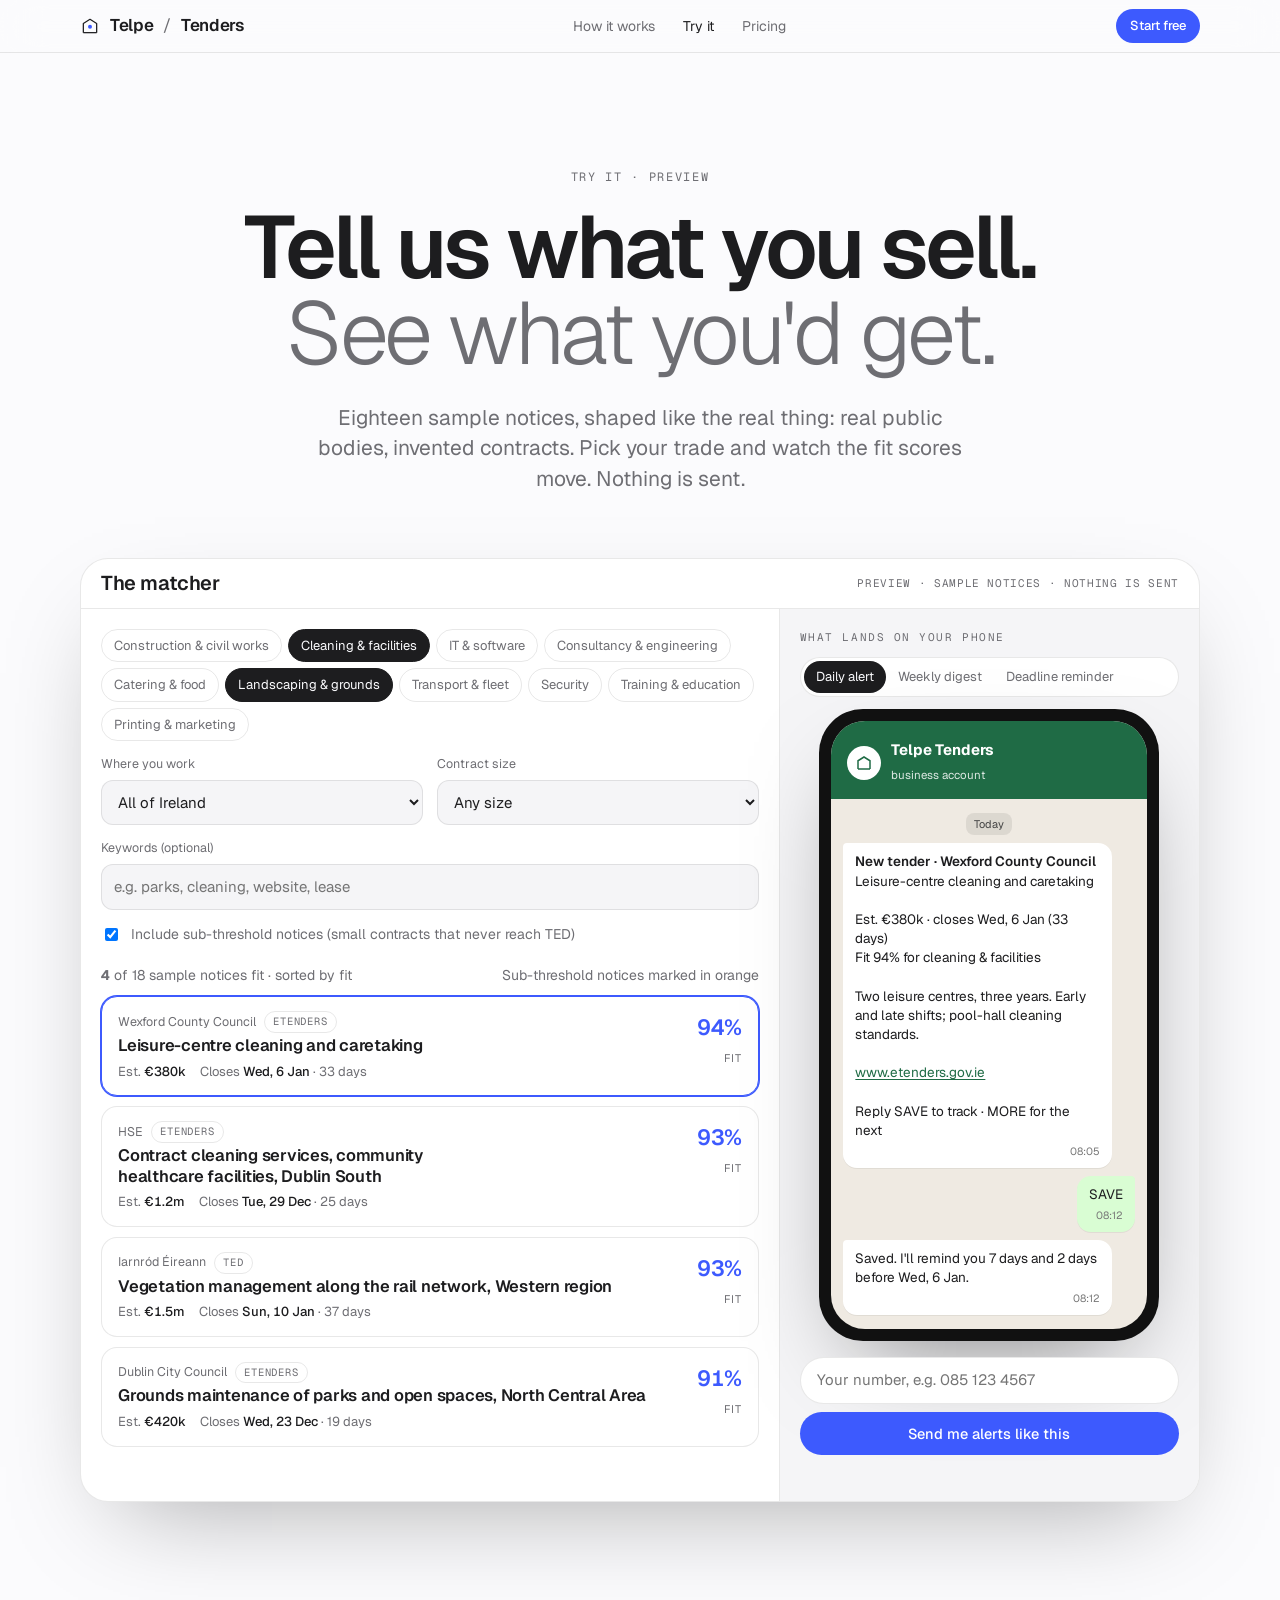
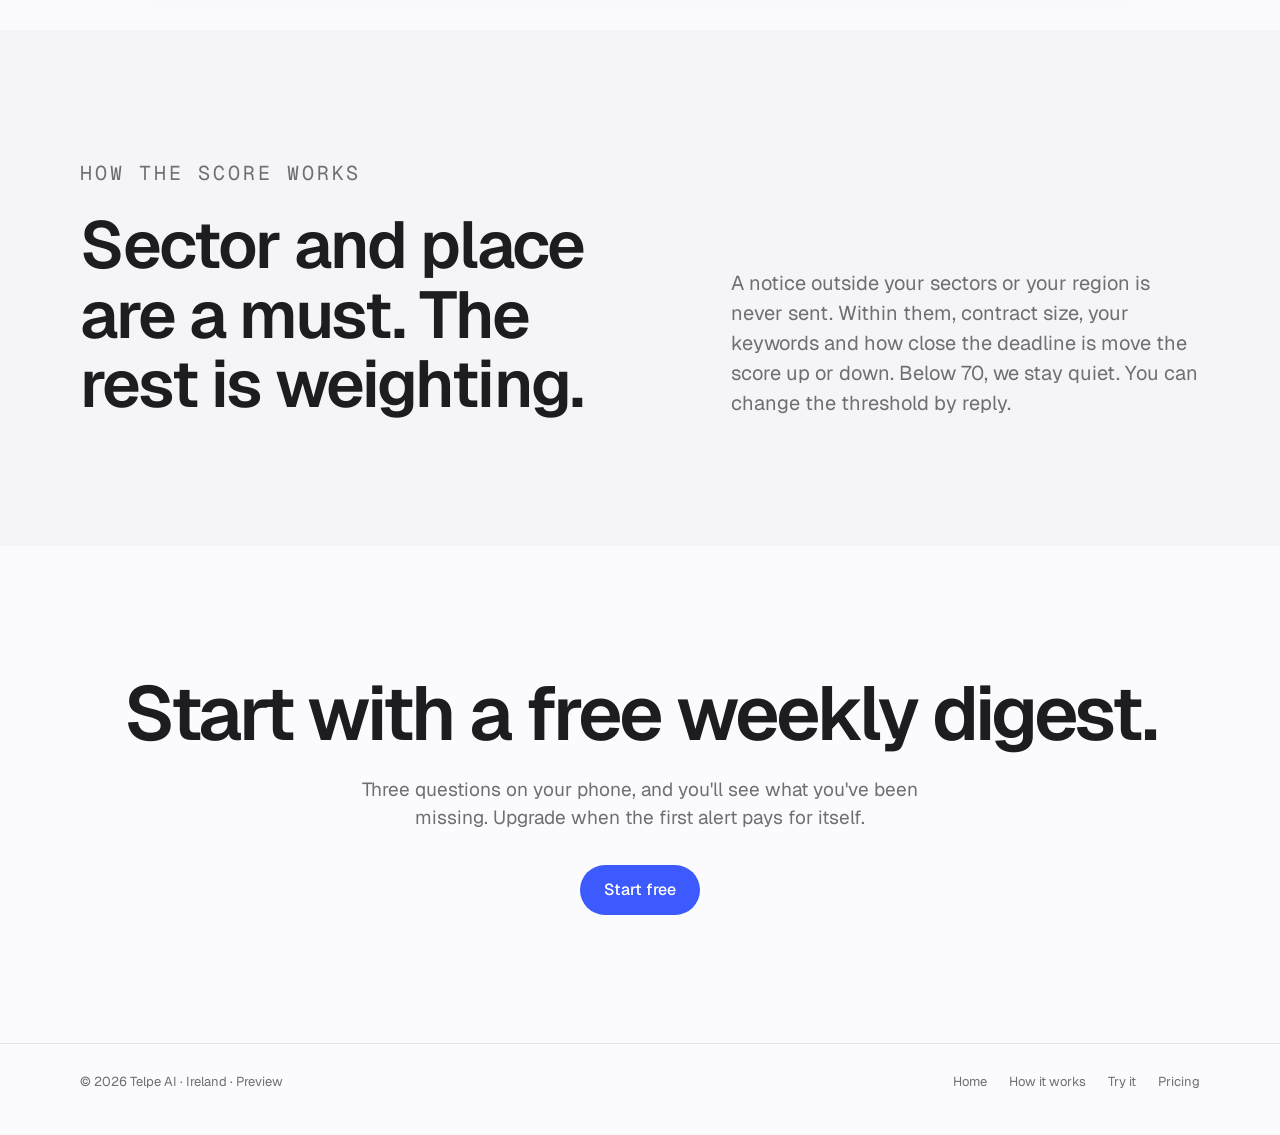
<file: try.html>
<!doctype html>
<html lang="en">
<head>
<meta charset="utf-8">
<meta name="viewport" content="width=device-width, initial-scale=1, viewport-fit=cover">
<title>Try it · Telpe Tenders</title>
<meta name="description" content="Try the Telpe Tenders matcher on sample notices and see the alert, digest and reminder you would get.">
<link rel="preconnect" href="https://fonts.googleapis.com">
<link rel="preconnect" href="https://fonts.gstatic.com" crossorigin>
<link rel="stylesheet" href="https://fonts.googleapis.com/css2?family=Geist:wght@300;400;500;600&family=Geist+Mono:wght@400;500&display=swap">
<link rel="stylesheet" href="assets/tenders.css">
</head>
<body>
<header class="nav">
  <div class="wrap">
    <a class="brand" href="tenders.html" aria-label="Telpe Tenders"><svg viewBox="0 0 24 24" fill="none" aria-hidden="true"><path d="M4 20V9l8-5 8 5v11" stroke="currentColor" stroke-width="1.5" stroke-linejoin="round"/><path d="M4 20h16" stroke="currentColor" stroke-width="1.5"/><circle cx="12" cy="13" r="2.4" fill="var(--accent)"/></svg> Telpe <span class="sep">/</span> <span class="sub">Tenders</span></a>
    <nav class="links" aria-label="Primary"><a href="how.html">How it works</a><a href="try.html" aria-current="page">Try it</a><a href="pricing.html">Pricing</a></nav>
    <button class="pill" type="button" data-start>Start free</button>
  </div>
</header>
<main id="top">
<section class="page-hero">
  <div class="wrap">
    <p class="eyebrow">Try it · preview</p>
    <h1>Tell us what you sell.<span class="soft">See what you'd get.</span></h1>
    <p class="lede">Eighteen sample notices, shaped like the real thing: real public bodies, invented contracts. Pick your trade and watch the fit scores move. Nothing is sent.</p>
  </div>
</section>

<section class="matcher-wrap" id="try" style="padding-top:0">
  <div class="wrap">
    <div class="matcher">
      <div class="matcher-bar"><h2>The matcher</h2><span class="note">Preview · sample notices · nothing is sent</span></div>
      <div class="matcher-body">
        <div class="controls">
          <div class="sectors" id="sectors" role="group" aria-label="Sectors"></div>
          <div class="field"><label for="region">Where you work</label><select id="region"><option value="all">All of Ireland</option><option value="dublin">Dublin</option><option value="leinster">Leinster</option><option value="munster">Munster</option><option value="connacht">Connacht</option><option value="ni">Northern Ireland</option><option value="uk">UK (England, Scotland, Wales)</option><option value="ie-uk">Ireland and UK</option></select></div>
          <div class="field"><label for="value">Contract size</label><select id="value"><option value="any">Any size</option><option value="s">Under €100k</option><option value="m">€100k to €500k</option><option value="l">€500k to €2m</option><option value="xl">Over €2m</option></select></div>
          <div class="field" style="grid-column:1/-1"><label for="kw">Keywords (optional)</label><input id="kw" placeholder="e.g. parks, cleaning, website, lease" autocomplete="off"></div>
          <label class="toggle"><input type="checkbox" id="sub" checked> Include sub-threshold notices (small contracts that never reach TED)</label>
          <div class="results" id="results"></div>
        </div>
        <div class="preview">
          <span class="k">What lands on your phone</span>
          <div class="modes" role="tablist"><button class="on" data-mode="alert">Daily alert</button><button data-mode="digest">Weekly digest</button><button data-mode="remind">Deadline reminder</button></div>
          <div class="phone"><div class="screen"><div class="bar"><div class="av"><svg viewBox="0 0 24 24" fill="none" stroke="currentColor" stroke-width="2"><path d="M4 20V9l8-5 8 5v11M4 20h16"/></svg></div><div><b>Telpe Tenders</b><span>business account</span></div></div><div class="thread" id="preview-thread"></div></div></div>
          <div class="cta"><input id="phone" placeholder="Your number, e.g. 085 123 4567" inputmode="tel" aria-label="Phone number"><button type="button" id="send">Send me alerts like this</button><div class="ok" id="send-ok"></div></div>
        </div>
      </div>
    </div>
  </div>
</section>

<section class="band grey">
  <div class="wrap">
    <div class="statement">
      <div><p class="eyebrow">How the score works</p><h2>Sector and place are a must. The rest is weighting.</h2></div>
      <p>A notice outside your sectors or your region is never sent. Within them, contract size, your keywords and how close the deadline is move the score up or down. Below 70, we stay quiet. You can change the threshold by reply.</p>
    </div>
  </div>
</section>

<section class="band center" id="start">
  <div class="wrap">
    <h2>Start with a free weekly digest.</h2>
    <p>Three questions on your phone, and you'll see what you've been missing. Upgrade when the first alert pays for itself.</p>
    <div class="actions" style="justify-content:center"><button class="btn btn-primary" type="button" data-start>Start free</button></div>
  </div>
</section>
</main>
<footer>
  <div class="wrap">
    <span>© <span id="year">2026</span> Telpe AI · Ireland · Preview</span>
    <nav aria-label="Footer"><a href="tenders.html">Home</a><a href="how.html">How it works</a><a href="try.html">Try it</a><a href="pricing.html">Pricing</a></nav>
  </div>
</footer>
<div class="modal" id="modal" role="dialog" aria-modal="true" aria-labelledby="modal-title">
  <div class="sheet">
    <button class="x" id="modal-x" aria-label="Close">×</button>
    <h3 id="modal-title">Start on your phone</h3>
    <p>Pick the app you already use. The bot asks three questions and sends your first match. Free weekly digest, nothing to install.</p>
    <div class="channels">
      <a class="channel" href="#" data-channel="telegram"><span class="ic tg" aria-hidden="true"><svg viewBox="0 0 24 24" fill="none" stroke="currentColor" stroke-width="1.8" stroke-linecap="round" stroke-linejoin="round"><path d="M4 6.5A2.5 2.5 0 0 1 6.5 4h11A2.5 2.5 0 0 1 20 6.5v8a2.5 2.5 0 0 1-2.5 2.5H9l-5 4z"/></svg></span><div><b>Telegram</b><span>Instant, free, on desktop too</span></div></a>
      <a class="channel" href="#" data-channel="whatsapp"><span class="ic wa" aria-hidden="true"><svg viewBox="0 0 24 24" fill="none" stroke="currentColor" stroke-width="1.8" stroke-linecap="round" stroke-linejoin="round"><path d="M4 6.5A2.5 2.5 0 0 1 6.5 4h11A2.5 2.5 0 0 1 20 6.5v8a2.5 2.5 0 0 1-2.5 2.5H9l-5 4z"/><path d="M8 9h8M8 12.5h5"/></svg></span><div><b>WhatsApp</b><span>Write JOIN and you're in</span></div></a>
    </div>
    <p class="fine" id="modal-fine">Preview: the bots aren't live yet. Nothing is sent or stored.</p>
  </div>
</div>
<script src="assets/tenders.js"></script>
</body>
</html>
</file>
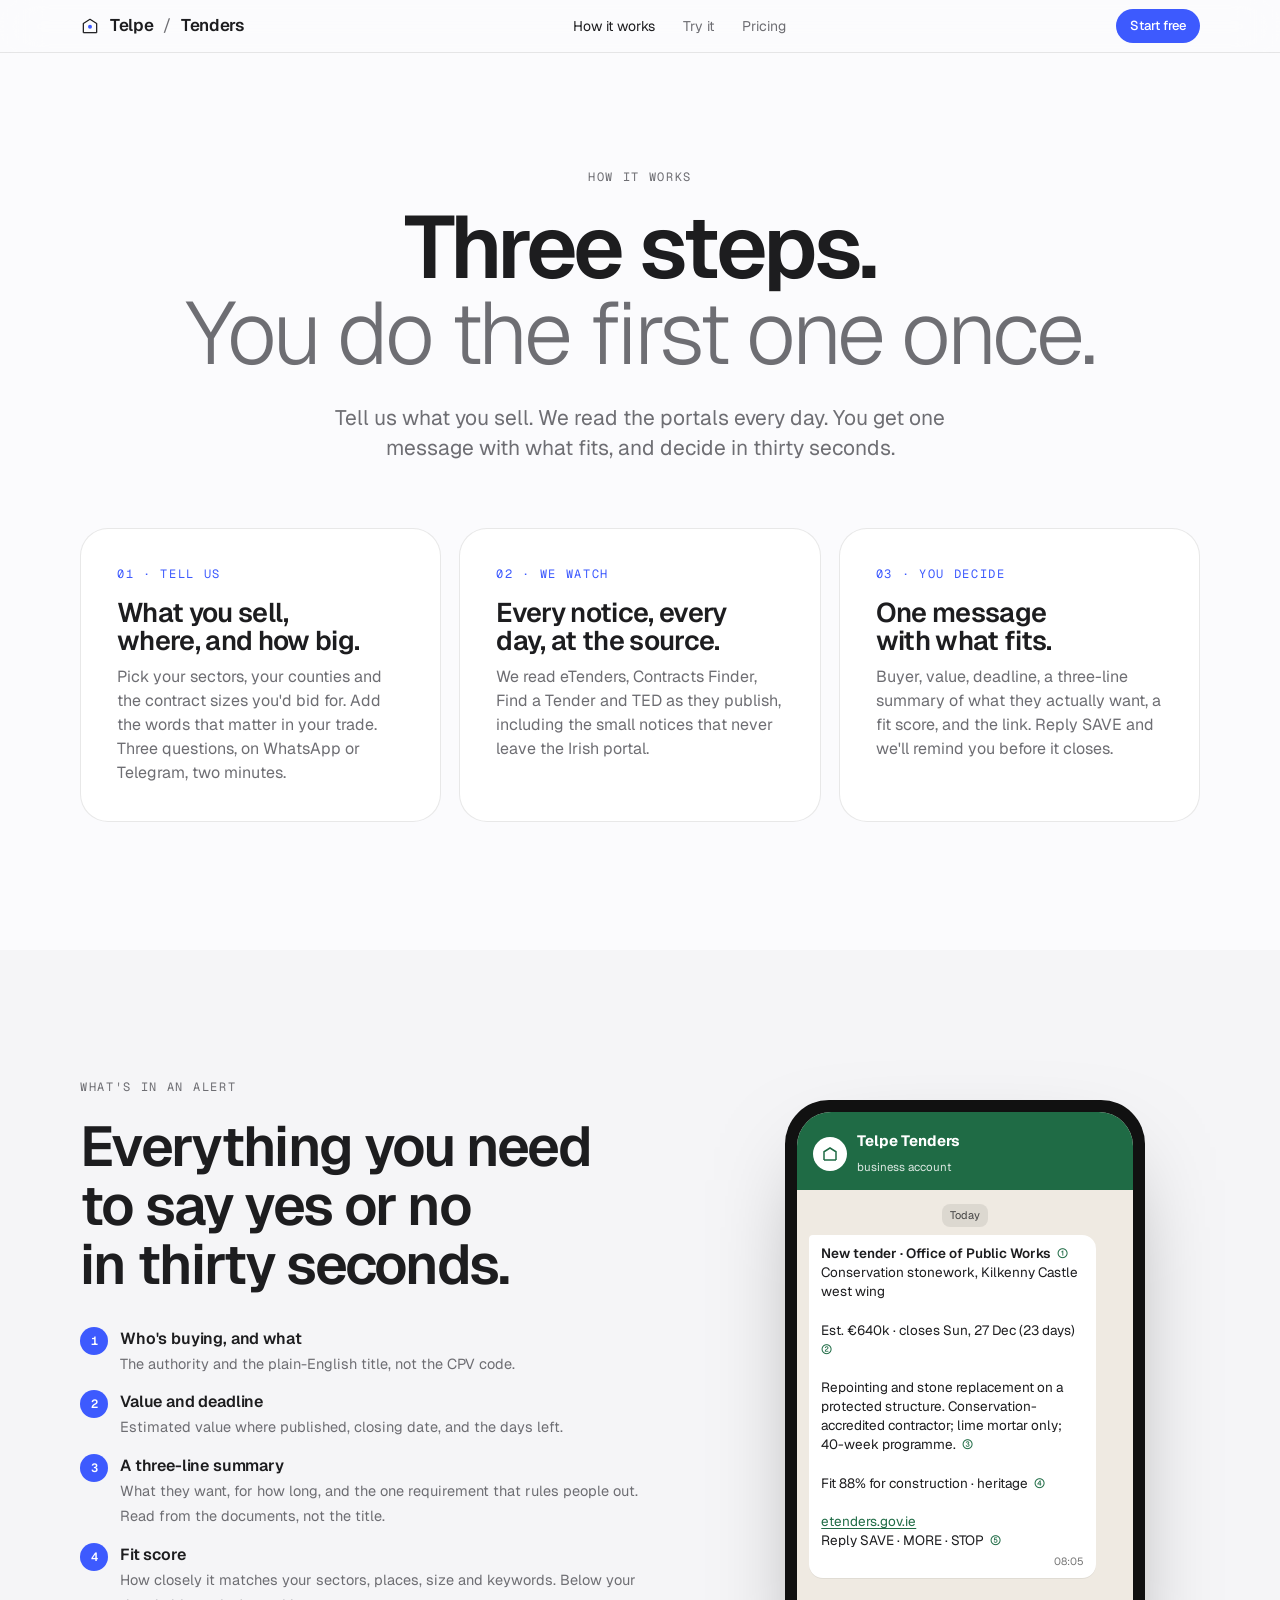
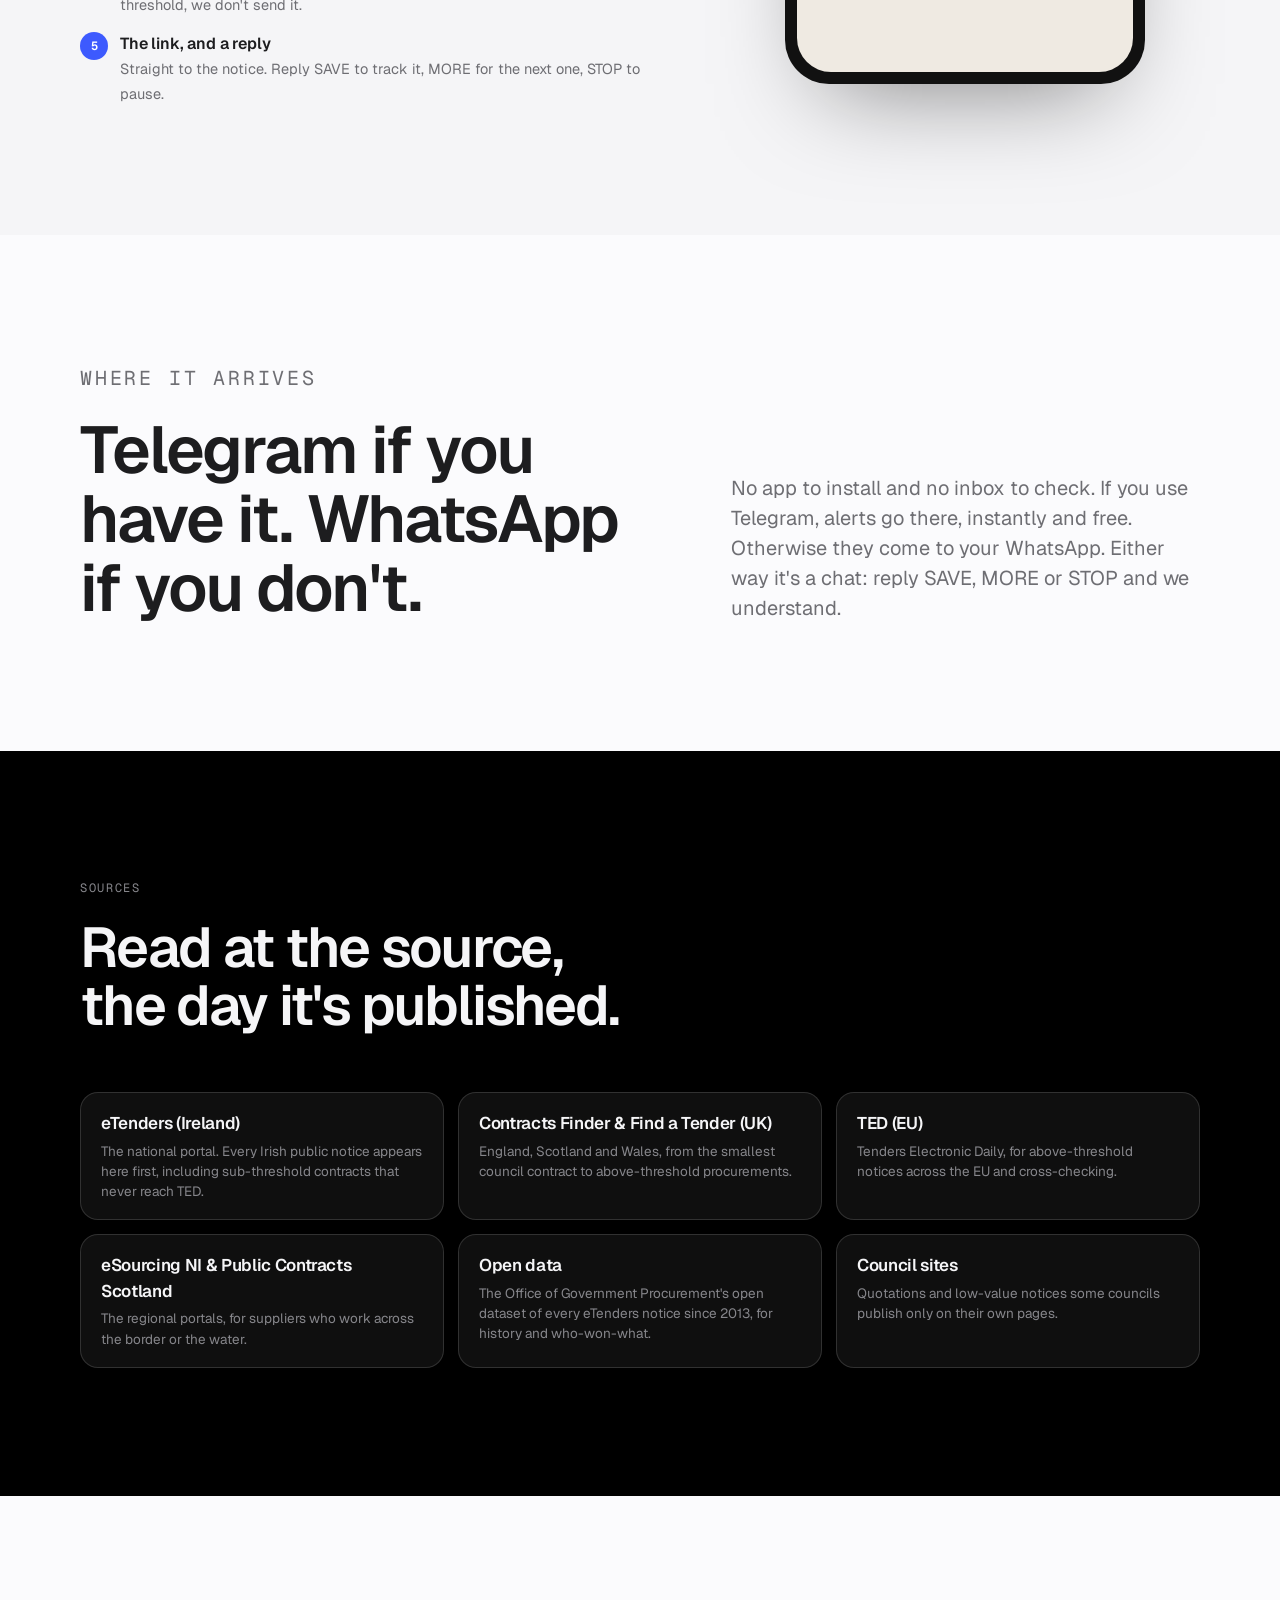
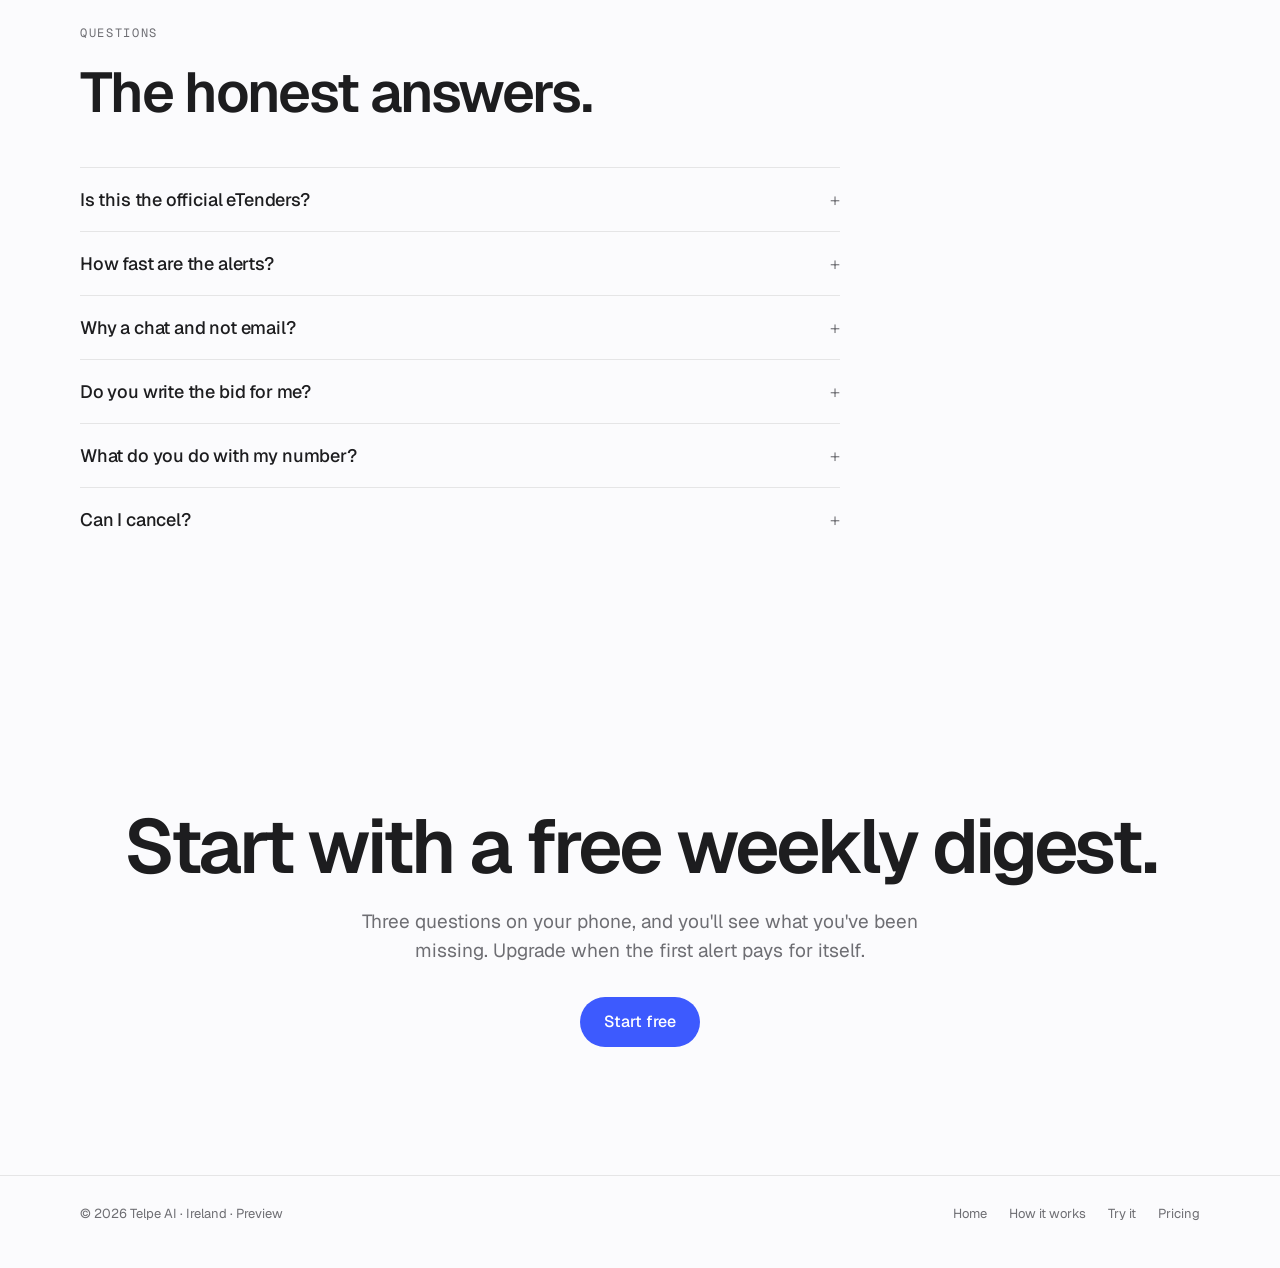
<file: projects/tenders/how.html>
<!doctype html>
<html lang="en">
<head>
<meta charset="utf-8">
<meta name="viewport" content="width=device-width, initial-scale=1, viewport-fit=cover">
<title>How it works · Telpe Tenders</title>
<meta name="description" content="How Telpe Tenders works: tell us what you sell, we read eTenders, Contracts Finder and TED every day, you get one message with what fits.">
<link rel="preconnect" href="https://fonts.googleapis.com">
<link rel="preconnect" href="https://fonts.gstatic.com" crossorigin>
<link rel="stylesheet" href="https://fonts.googleapis.com/css2?family=Geist:wght@300;400;500;600&family=Geist+Mono:wght@400;500&display=swap">
<link rel="stylesheet" href="assets/tenders.css">
</head>
<body>
<header class="nav">
  <div class="wrap">
    <a class="brand" href="index.html" aria-label="Telpe Tenders"><svg viewBox="0 0 24 24" fill="none" aria-hidden="true"><path d="M4 20V9l8-5 8 5v11" stroke="currentColor" stroke-width="1.5" stroke-linejoin="round"/><path d="M4 20h16" stroke="currentColor" stroke-width="1.5"/><circle cx="12" cy="13" r="2.4" fill="var(--accent)"/></svg> Telpe <span class="sep">/</span> <span class="sub">Tenders</span></a>
    <nav class="links" aria-label="Primary"><a href="how.html" aria-current="page">How it works</a><a href="try.html">Try it</a><a href="pricing.html">Pricing</a></nav>
    <button class="pill" type="button" data-start>Start free</button>
  </div>
</header>
<main id="top">
<section class="page-hero">
  <div class="wrap">
    <p class="eyebrow">How it works</p>
    <h1>Three steps.<span class="soft">You do the first one once.</span></h1>
    <p class="lede">Tell us what you sell. We read the portals every day. You get one message with what fits, and decide in thirty seconds.</p>
  </div>
</section>

<section class="band" style="padding-top:0">
  <div class="wrap">
    <div class="steps" style="margin-top:0">
      <div class="step"><span class="k">01 · TELL US</span><h3>What you sell, where, and how big.</h3><p>Pick your sectors, your counties and the contract sizes you'd bid for. Add the words that matter in your trade. Three questions, on WhatsApp or Telegram, two minutes.</p></div>
      <div class="step"><span class="k">02 · WE WATCH</span><h3>Every notice, every day, at the source.</h3><p>We read eTenders, Contracts Finder, Find a Tender and TED as they publish, including the small notices that never leave the Irish portal.</p></div>
      <div class="step"><span class="k">03 · YOU DECIDE</span><h3>One message with what fits.</h3><p>Buyer, value, deadline, a three-line summary of what they actually want, a fit score, and the link. Reply SAVE and we'll remind you before it closes.</p></div>
    </div>
  </div>
</section>

<section class="band grey" id="anatomy">
  <div class="wrap">
    <div class="showcase">
      <div>
        <p class="eyebrow" style="margin-bottom:22px">What's in an alert</p>
        <h2 class="h2">Everything you need to say yes or no in thirty seconds.</h2>
        <div class="anatomy" style="grid-template-columns:1fr;margin-top:32px">
          <ul>
            <li><i>1</i><div><b>Who's buying, and what</b><span>The authority and the plain-English title, not the CPV code.</span></div></li>
            <li><i>2</i><div><b>Value and deadline</b><span>Estimated value where published, closing date, and the days left.</span></div></li>
            <li><i>3</i><div><b>A three-line summary</b><span>What they want, for how long, and the one requirement that rules people out. Read from the documents, not the title.</span></div></li>
            <li><i>4</i><div><b>Fit score</b><span>How closely it matches your sectors, places, size and keywords. Below your threshold, we don't send it.</span></div></li>
            <li><i>5</i><div><b>The link, and a reply</b><span>Straight to the notice. Reply SAVE to track it, MORE for the next one, STOP to pause.</span></div></li>
          </ul>
        </div>
      </div>
      <div class="phone"><div class="screen"><div class="bar"><div class="av"><svg viewBox="0 0 24 24" fill="none" stroke="currentColor" stroke-width="2"><path d="M4 20V9l8-5 8 5v11M4 20h16"/></svg></div><div><b>Telpe Tenders</b><span>business account</span></div></div><div class="thread" id="anatomy-thread"></div></div></div>
    </div>
  </div>
</section>

<section class="band" id="channels">
  <div class="wrap">
    <div class="statement">
      <div><p class="eyebrow">Where it arrives</p><h2>Telegram if you have it. WhatsApp if you don't.</h2></div>
      <p>No app to install and no inbox to check. If you use Telegram, alerts go there, instantly and free. Otherwise they come to your WhatsApp. Either way it's a chat: reply SAVE, MORE or STOP and we understand.</p>
    </div>
  </div>
</section>

<section class="band inv" id="sources">
  <div class="wrap">
    <p class="eyebrow" style="margin-bottom:22px">Sources</p>
    <h2 class="h2">Read at the source, the day it's published.</h2>
    <div class="sources">
      <div class="source"><b>eTenders (Ireland)</b><span>The national portal. Every Irish public notice appears here first, including sub-threshold contracts that never reach TED.</span></div>
      <div class="source"><b>Contracts Finder &amp; Find a Tender (UK)</b><span>England, Scotland and Wales, from the smallest council contract to above-threshold procurements.</span></div>
      <div class="source"><b>TED (EU)</b><span>Tenders Electronic Daily, for above-threshold notices across the EU and cross-checking.</span></div>
      <div class="source"><b>eSourcing NI &amp; Public Contracts Scotland</b><span>The regional portals, for suppliers who work across the border or the water.</span></div>
      <div class="source"><b>Open data</b><span>The Office of Government Procurement's open dataset of every eTenders notice since 2013, for history and who-won-what.</span></div>
      <div class="source"><b>Council sites</b><span>Quotations and low-value notices some councils publish only on their own pages.</span></div>
    </div>
  </div>
</section>

<section class="band" id="faq">
  <div class="wrap">
    <p class="eyebrow" style="margin-bottom:22px">Questions</p>
    <h2 class="h2">The honest answers.</h2>
    <div class="faq">
      <details><summary>Is this the official eTenders?</summary><p>No. Telpe Tenders is an independent service that reads the public portals and tells you what fits. You still register and bid on the portal itself; we link you straight to the notice.</p></details>
      <details><summary>How fast are the alerts?</summary><p>Daily alerts go out the same day a notice is published, usually within hours. Irish notices appear on eTenders one to three days before they reach TED, so we read eTenders directly.</p></details>
      <details><summary>Why a chat and not email?</summary><p>Because tradespeople and small businesses read WhatsApp and Telegram and leave email for later. A chat also lets you reply: SAVE to track, MORE for the next one, STOP to pause.</p></details>
      <details><summary>Do you write the bid for me?</summary><p>No. We help you find the right ones and never miss a deadline. Writing the tender is your work, or your consultant's.</p></details>
      <details><summary>What do you do with my number?</summary><p>Send you the alerts you asked for, nothing else. You can pause with STOP and delete everything we hold with DELETE, both by reply.</p></details>
      <details><summary>Can I cancel?</summary><p>Any time, by reply. No contract, no notice period.</p></details>
    </div>
  </div>
</section>

<section class="band center" id="start">
  <div class="wrap">
    <h2>Start with a free weekly digest.</h2>
    <p>Three questions on your phone, and you'll see what you've been missing. Upgrade when the first alert pays for itself.</p>
    <div class="actions" style="justify-content:center"><button class="btn btn-primary" type="button" data-start>Start free</button></div>
  </div>
</section>
</main>
<footer>
  <div class="wrap">
    <span>© <span id="year">2026</span> Telpe AI · Ireland · Preview</span>
    <nav aria-label="Footer"><a href="index.html">Home</a><a href="how.html">How it works</a><a href="try.html">Try it</a><a href="pricing.html">Pricing</a></nav>
  </div>
</footer>
<div class="modal" id="modal" role="dialog" aria-modal="true" aria-labelledby="modal-title">
  <div class="sheet">
    <button class="x" id="modal-x" aria-label="Close">×</button>
    <h3 id="modal-title">Start on your phone</h3>
    <p>Pick the app you already use. The bot asks three questions and sends your first match. Free weekly digest, nothing to install.</p>
    <div class="channels">
      <a class="channel" href="#" data-channel="telegram"><span class="ic tg" aria-hidden="true"><svg viewBox="0 0 24 24" fill="none" stroke="currentColor" stroke-width="1.8" stroke-linecap="round" stroke-linejoin="round"><path d="M4 6.5A2.5 2.5 0 0 1 6.5 4h11A2.5 2.5 0 0 1 20 6.5v8a2.5 2.5 0 0 1-2.5 2.5H9l-5 4z"/></svg></span><div><b>Telegram</b><span>Instant, free, on desktop too</span></div></a>
      <a class="channel" href="#" data-channel="whatsapp"><span class="ic wa" aria-hidden="true"><svg viewBox="0 0 24 24" fill="none" stroke="currentColor" stroke-width="1.8" stroke-linecap="round" stroke-linejoin="round"><path d="M4 6.5A2.5 2.5 0 0 1 6.5 4h11A2.5 2.5 0 0 1 20 6.5v8a2.5 2.5 0 0 1-2.5 2.5H9l-5 4z"/><path d="M8 9h8M8 12.5h5"/></svg></span><div><b>WhatsApp</b><span>Write JOIN and you're in</span></div></a>
    </div>
    <p class="fine" id="modal-fine">Preview: the bots aren't live yet. Nothing is sent or stored.</p>
  </div>
</div>
<script src="assets/tenders.js"></script>
</body>
</html>
</file>
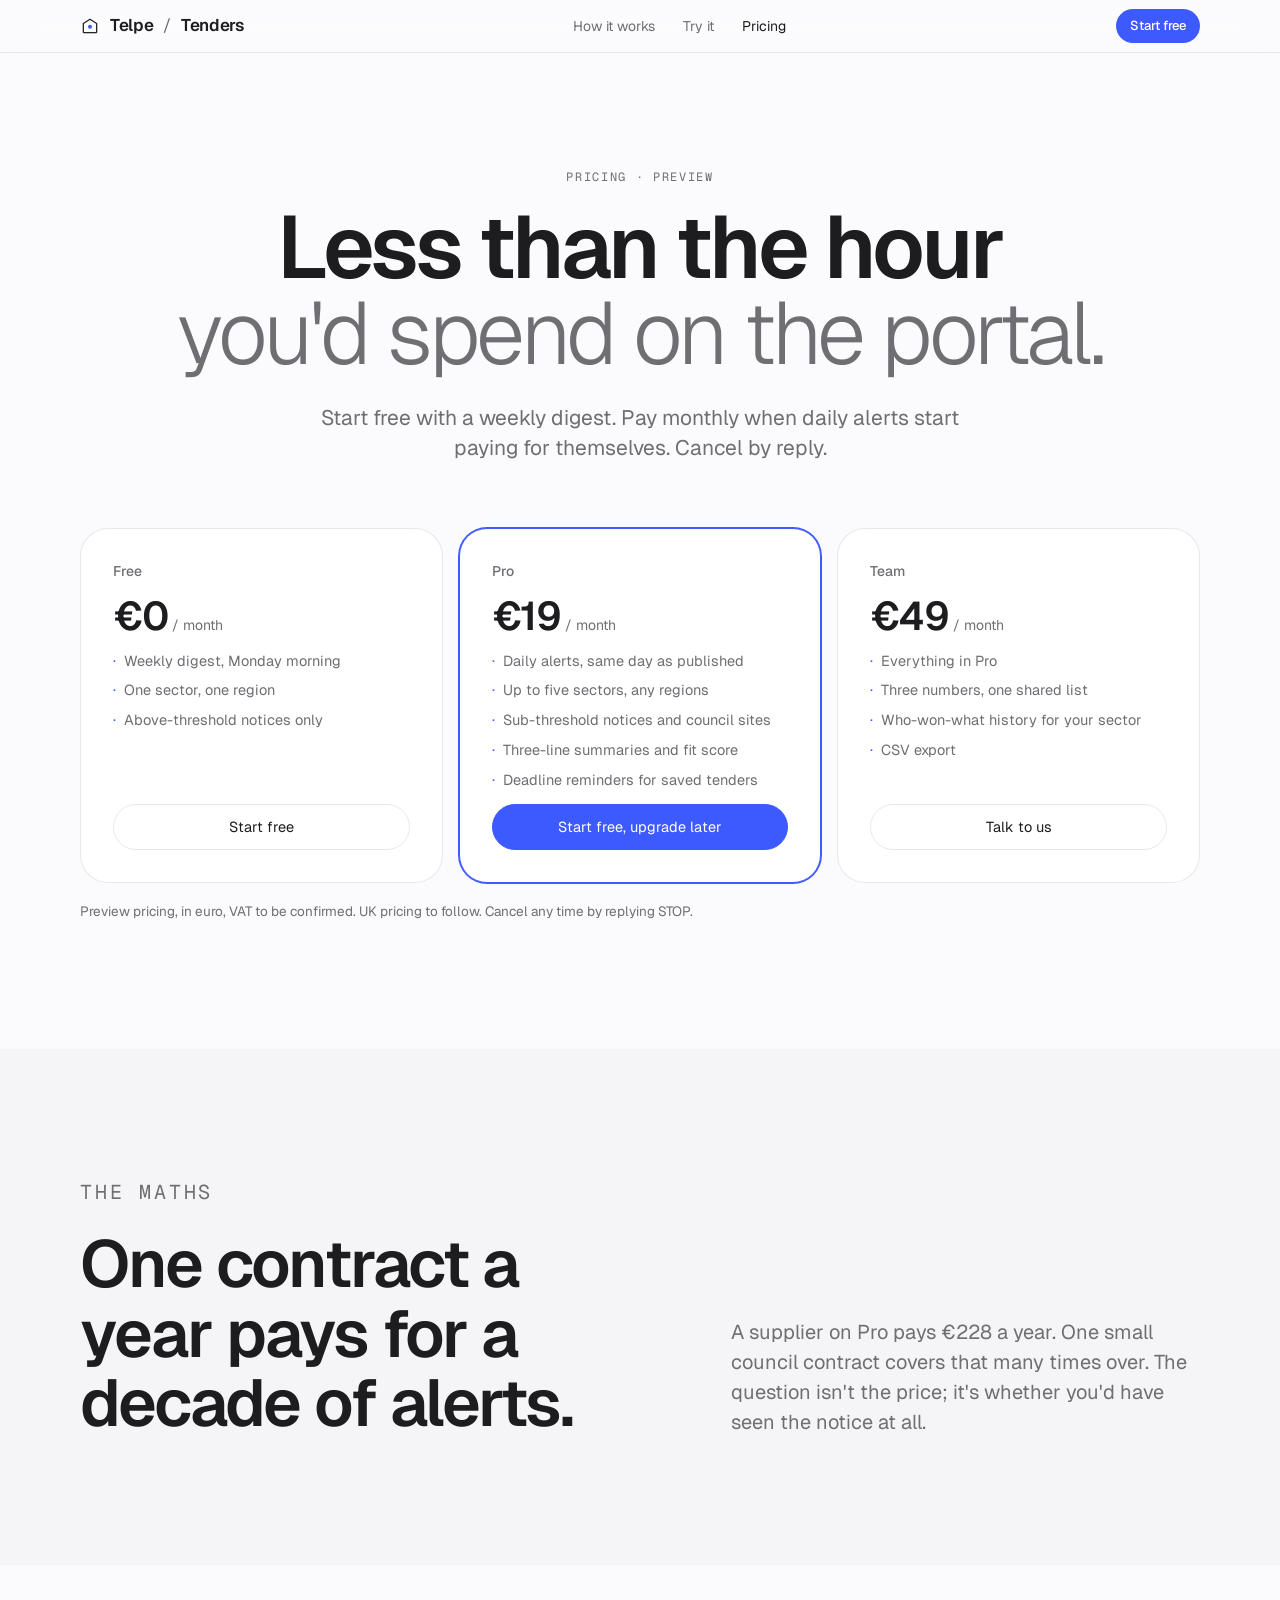
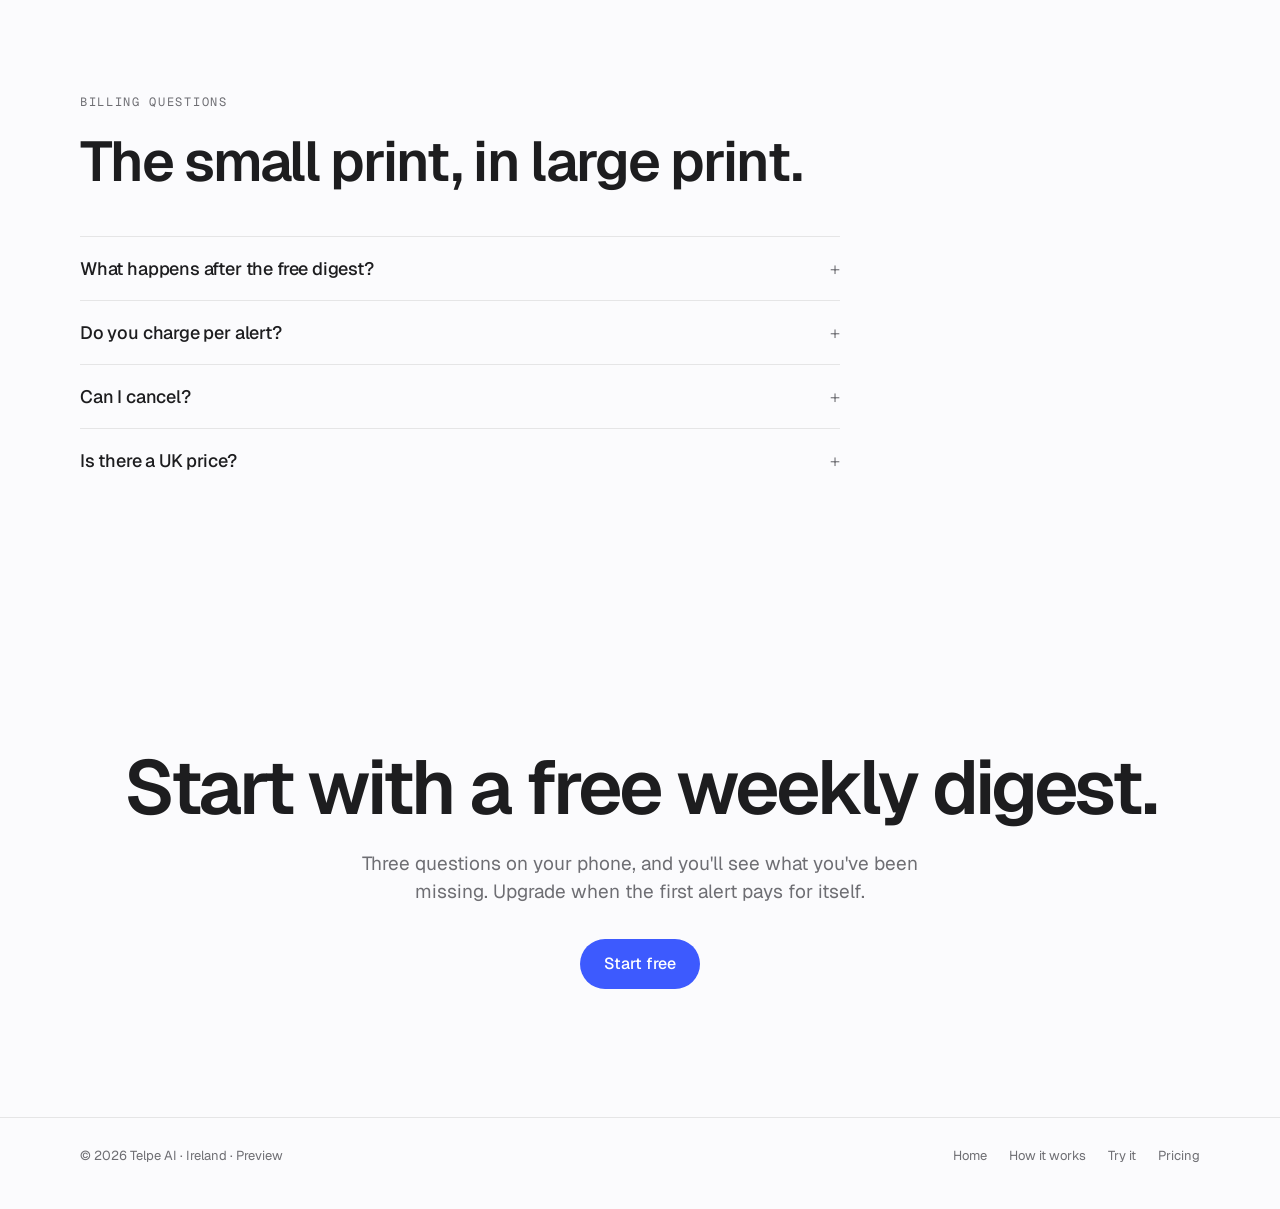
<file: projects/tenders/pricing.html>
<!doctype html>
<html lang="en">
<head>
<meta charset="utf-8">
<meta name="viewport" content="width=device-width, initial-scale=1, viewport-fit=cover">
<title>Pricing · Telpe Tenders</title>
<meta name="description" content="Telpe Tenders preview pricing: free weekly digest, Pro €19 a month, Team €49 a month.">
<link rel="preconnect" href="https://fonts.googleapis.com">
<link rel="preconnect" href="https://fonts.gstatic.com" crossorigin>
<link rel="stylesheet" href="https://fonts.googleapis.com/css2?family=Geist:wght@300;400;500;600&family=Geist+Mono:wght@400;500&display=swap">
<link rel="stylesheet" href="assets/tenders.css">
</head>
<body>
<header class="nav">
  <div class="wrap">
    <a class="brand" href="index.html" aria-label="Telpe Tenders"><svg viewBox="0 0 24 24" fill="none" aria-hidden="true"><path d="M4 20V9l8-5 8 5v11" stroke="currentColor" stroke-width="1.5" stroke-linejoin="round"/><path d="M4 20h16" stroke="currentColor" stroke-width="1.5"/><circle cx="12" cy="13" r="2.4" fill="var(--accent)"/></svg> Telpe <span class="sep">/</span> <span class="sub">Tenders</span></a>
    <nav class="links" aria-label="Primary"><a href="how.html">How it works</a><a href="try.html">Try it</a><a href="pricing.html" aria-current="page">Pricing</a></nav>
    <button class="pill" type="button" data-start>Start free</button>
  </div>
</header>
<main id="top">
<section class="page-hero">
  <div class="wrap">
    <p class="eyebrow">Pricing · preview</p>
    <h1>Less than the hour<span class="soft">you'd spend on the portal.</span></h1>
    <p class="lede">Start free with a weekly digest. Pay monthly when daily alerts start paying for themselves. Cancel by reply.</p>
  </div>
</section>

<section class="band" id="pricing" style="padding-top:0">
  <div class="wrap">
    <div class="plans" style="margin-top:0">
      <div class="plan"><span class="name">Free</span><div class="price">€0<small> / month</small></div><ul><li>Weekly digest, Monday morning</li><li>One sector, one region</li><li>Above-threshold notices only</li></ul><button type="button" data-start>Start free</button></div>
      <div class="plan hi"><span class="name">Pro</span><div class="price">€19<small> / month</small></div><ul><li>Daily alerts, same day as published</li><li>Up to five sectors, any regions</li><li>Sub-threshold notices and council sites</li><li>Three-line summaries and fit score</li><li>Deadline reminders for saved tenders</li></ul><button type="button" data-start>Start free, upgrade later</button></div>
      <div class="plan"><span class="name">Team</span><div class="price">€49<small> / month</small></div><ul><li>Everything in Pro</li><li>Three numbers, one shared list</li><li>Who-won-what history for your sector</li><li>CSV export</li></ul><button type="button" data-start>Talk to us</button></div>
    </div>
    <p style="color:var(--fg-2);font-size:13.5px;margin-top:18px">Preview pricing, in euro, VAT to be confirmed. UK pricing to follow. Cancel any time by replying STOP.</p>
  </div>
</section>

<section class="band grey">
  <div class="wrap">
    <div class="statement">
      <div><p class="eyebrow">The maths</p><h2>One contract a year pays for a decade of alerts.</h2></div>
      <p>A supplier on Pro pays €228 a year. One small council contract covers that many times over. The question isn't the price; it's whether you'd have seen the notice at all.</p>
    </div>
  </div>
</section>

<section class="band" id="faq">
  <div class="wrap">
    <p class="eyebrow" style="margin-bottom:22px">Billing questions</p>
    <h2 class="h2">The small print, in large print.</h2>
    <div class="faq">
      <details><summary>What happens after the free digest?</summary><p>Nothing, unless you ask. The free plan stays free. Reply UPGRADE whenever a daily alert would have paid for itself, and we'll send a payment link.</p></details>
      <details><summary>Do you charge per alert?</summary><p>No. A flat monthly price, however many notices fit. If nothing fits in a week, you hear nothing and pay the same.</p></details>
      <details><summary>Can I cancel?</summary><p>Any time, by reply. No contract, no notice period, no phone call.</p></details>
      <details><summary>Is there a UK price?</summary><p>Not yet. UK sources are included in Pro for Irish suppliers who work across the water; a sterling plan for UK suppliers comes later.</p></details>
    </div>
  </div>
</section>

<section class="band center" id="start">
  <div class="wrap">
    <h2>Start with a free weekly digest.</h2>
    <p>Three questions on your phone, and you'll see what you've been missing. Upgrade when the first alert pays for itself.</p>
    <div class="actions" style="justify-content:center"><button class="btn btn-primary" type="button" data-start>Start free</button></div>
  </div>
</section>
</main>
<footer>
  <div class="wrap">
    <span>© <span id="year">2026</span> Telpe AI · Ireland · Preview</span>
    <nav aria-label="Footer"><a href="index.html">Home</a><a href="how.html">How it works</a><a href="try.html">Try it</a><a href="pricing.html">Pricing</a></nav>
  </div>
</footer>
<div class="modal" id="modal" role="dialog" aria-modal="true" aria-labelledby="modal-title">
  <div class="sheet">
    <button class="x" id="modal-x" aria-label="Close">×</button>
    <h3 id="modal-title">Start on your phone</h3>
    <p>Pick the app you already use. The bot asks three questions and sends your first match. Free weekly digest, nothing to install.</p>
    <div class="channels">
      <a class="channel" href="#" data-channel="telegram"><span class="ic tg" aria-hidden="true"><svg viewBox="0 0 24 24" fill="none" stroke="currentColor" stroke-width="1.8" stroke-linecap="round" stroke-linejoin="round"><path d="M4 6.5A2.5 2.5 0 0 1 6.5 4h11A2.5 2.5 0 0 1 20 6.5v8a2.5 2.5 0 0 1-2.5 2.5H9l-5 4z"/></svg></span><div><b>Telegram</b><span>Instant, free, on desktop too</span></div></a>
      <a class="channel" href="#" data-channel="whatsapp"><span class="ic wa" aria-hidden="true"><svg viewBox="0 0 24 24" fill="none" stroke="currentColor" stroke-width="1.8" stroke-linecap="round" stroke-linejoin="round"><path d="M4 6.5A2.5 2.5 0 0 1 6.5 4h11A2.5 2.5 0 0 1 20 6.5v8a2.5 2.5 0 0 1-2.5 2.5H9l-5 4z"/><path d="M8 9h8M8 12.5h5"/></svg></span><div><b>WhatsApp</b><span>Write JOIN and you're in</span></div></a>
    </div>
    <p class="fine" id="modal-fine">Preview: the bots aren't live yet. Nothing is sent or stored.</p>
  </div>
</div>
<script src="assets/tenders.js"></script>
</body>
</html>
</file>
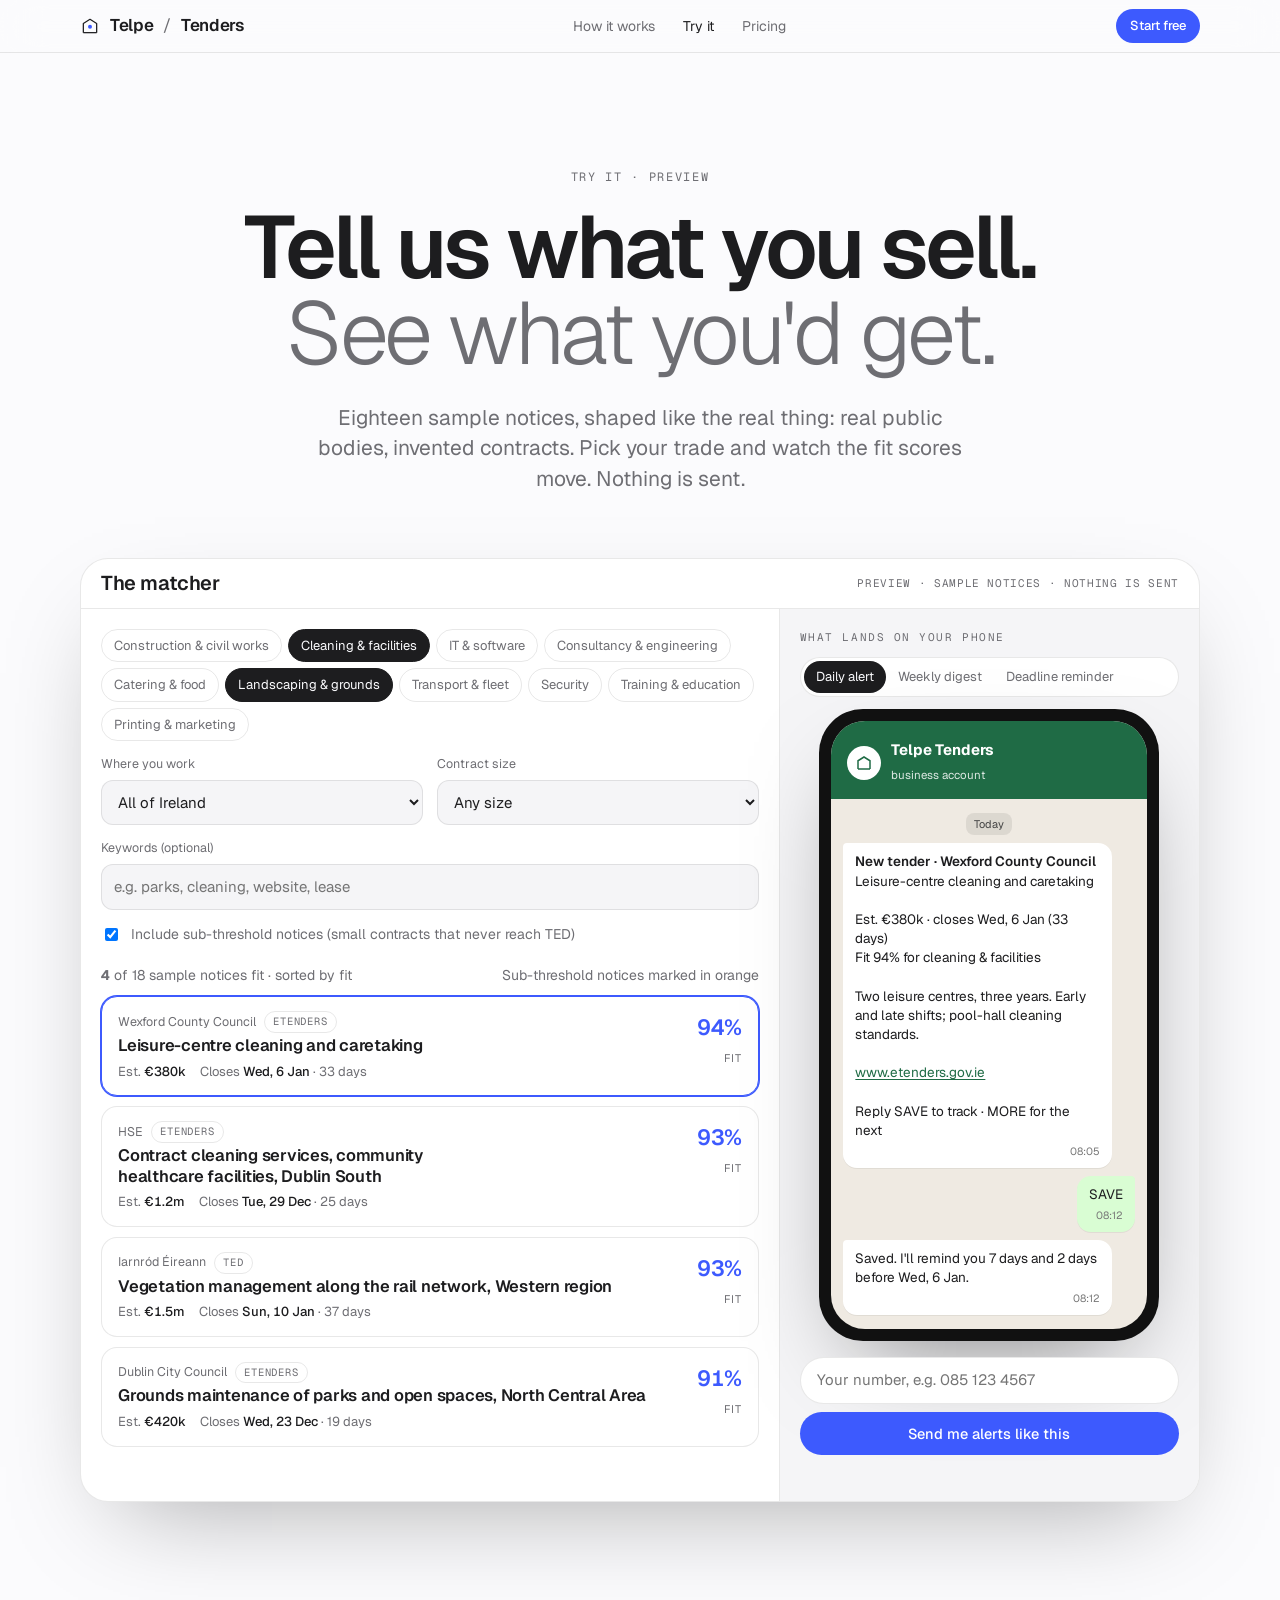
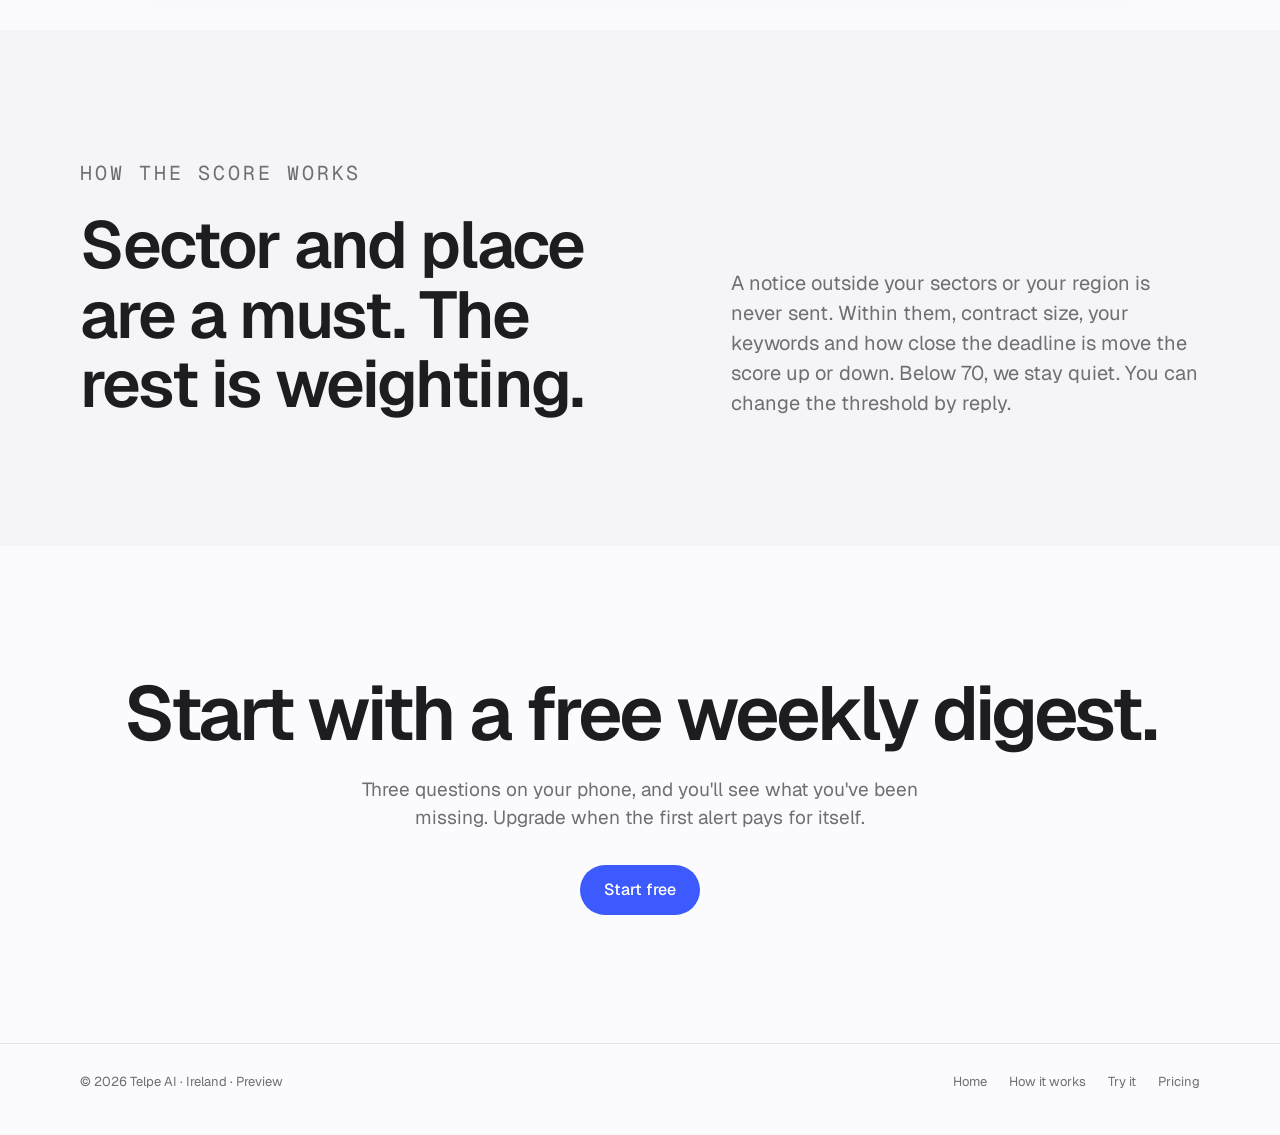
<file: projects/tenders/try.html>
<!doctype html>
<html lang="en">
<head>
<meta charset="utf-8">
<meta name="viewport" content="width=device-width, initial-scale=1, viewport-fit=cover">
<title>Try it · Telpe Tenders</title>
<meta name="description" content="Try the Telpe Tenders matcher on sample notices and see the alert, digest and reminder you would get.">
<link rel="preconnect" href="https://fonts.googleapis.com">
<link rel="preconnect" href="https://fonts.gstatic.com" crossorigin>
<link rel="stylesheet" href="https://fonts.googleapis.com/css2?family=Geist:wght@300;400;500;600&family=Geist+Mono:wght@400;500&display=swap">
<link rel="stylesheet" href="assets/tenders.css">
</head>
<body>
<header class="nav">
  <div class="wrap">
    <a class="brand" href="index.html" aria-label="Telpe Tenders"><svg viewBox="0 0 24 24" fill="none" aria-hidden="true"><path d="M4 20V9l8-5 8 5v11" stroke="currentColor" stroke-width="1.5" stroke-linejoin="round"/><path d="M4 20h16" stroke="currentColor" stroke-width="1.5"/><circle cx="12" cy="13" r="2.4" fill="var(--accent)"/></svg> Telpe <span class="sep">/</span> <span class="sub">Tenders</span></a>
    <nav class="links" aria-label="Primary"><a href="how.html">How it works</a><a href="try.html" aria-current="page">Try it</a><a href="pricing.html">Pricing</a></nav>
    <button class="pill" type="button" data-start>Start free</button>
  </div>
</header>
<main id="top">
<section class="page-hero">
  <div class="wrap">
    <p class="eyebrow">Try it · preview</p>
    <h1>Tell us what you sell.<span class="soft">See what you'd get.</span></h1>
    <p class="lede">Eighteen sample notices, shaped like the real thing: real public bodies, invented contracts. Pick your trade and watch the fit scores move. Nothing is sent.</p>
  </div>
</section>

<section class="matcher-wrap" id="try" style="padding-top:0">
  <div class="wrap">
    <div class="matcher">
      <div class="matcher-bar"><h2>The matcher</h2><span class="note">Preview · sample notices · nothing is sent</span></div>
      <div class="matcher-body">
        <div class="controls">
          <div class="sectors" id="sectors" role="group" aria-label="Sectors"></div>
          <div class="field"><label for="region">Where you work</label><select id="region"><option value="all">All of Ireland</option><option value="dublin">Dublin</option><option value="leinster">Leinster</option><option value="munster">Munster</option><option value="connacht">Connacht</option><option value="ni">Northern Ireland</option><option value="uk">UK (England, Scotland, Wales)</option><option value="ie-uk">Ireland and UK</option></select></div>
          <div class="field"><label for="value">Contract size</label><select id="value"><option value="any">Any size</option><option value="s">Under €100k</option><option value="m">€100k to €500k</option><option value="l">€500k to €2m</option><option value="xl">Over €2m</option></select></div>
          <div class="field" style="grid-column:1/-1"><label for="kw">Keywords (optional)</label><input id="kw" placeholder="e.g. parks, cleaning, website, lease" autocomplete="off"></div>
          <label class="toggle"><input type="checkbox" id="sub" checked> Include sub-threshold notices (small contracts that never reach TED)</label>
          <div class="results" id="results"></div>
        </div>
        <div class="preview">
          <span class="k">What lands on your phone</span>
          <div class="modes" role="tablist"><button class="on" data-mode="alert">Daily alert</button><button data-mode="digest">Weekly digest</button><button data-mode="remind">Deadline reminder</button></div>
          <div class="phone"><div class="screen"><div class="bar"><div class="av"><svg viewBox="0 0 24 24" fill="none" stroke="currentColor" stroke-width="2"><path d="M4 20V9l8-5 8 5v11M4 20h16"/></svg></div><div><b>Telpe Tenders</b><span>business account</span></div></div><div class="thread" id="preview-thread"></div></div></div>
          <div class="cta"><input id="phone" placeholder="Your number, e.g. 085 123 4567" inputmode="tel" aria-label="Phone number"><button type="button" id="send">Send me alerts like this</button><div class="ok" id="send-ok"></div></div>
        </div>
      </div>
    </div>
  </div>
</section>

<section class="band grey">
  <div class="wrap">
    <div class="statement">
      <div><p class="eyebrow">How the score works</p><h2>Sector and place are a must. The rest is weighting.</h2></div>
      <p>A notice outside your sectors or your region is never sent. Within them, contract size, your keywords and how close the deadline is move the score up or down. Below 70, we stay quiet. You can change the threshold by reply.</p>
    </div>
  </div>
</section>

<section class="band center" id="start">
  <div class="wrap">
    <h2>Start with a free weekly digest.</h2>
    <p>Three questions on your phone, and you'll see what you've been missing. Upgrade when the first alert pays for itself.</p>
    <div class="actions" style="justify-content:center"><button class="btn btn-primary" type="button" data-start>Start free</button></div>
  </div>
</section>
</main>
<footer>
  <div class="wrap">
    <span>© <span id="year">2026</span> Telpe AI · Ireland · Preview</span>
    <nav aria-label="Footer"><a href="index.html">Home</a><a href="how.html">How it works</a><a href="try.html">Try it</a><a href="pricing.html">Pricing</a></nav>
  </div>
</footer>
<div class="modal" id="modal" role="dialog" aria-modal="true" aria-labelledby="modal-title">
  <div class="sheet">
    <button class="x" id="modal-x" aria-label="Close">×</button>
    <h3 id="modal-title">Start on your phone</h3>
    <p>Pick the app you already use. The bot asks three questions and sends your first match. Free weekly digest, nothing to install.</p>
    <div class="channels">
      <a class="channel" href="#" data-channel="telegram"><span class="ic tg" aria-hidden="true"><svg viewBox="0 0 24 24" fill="none" stroke="currentColor" stroke-width="1.8" stroke-linecap="round" stroke-linejoin="round"><path d="M4 6.5A2.5 2.5 0 0 1 6.5 4h11A2.5 2.5 0 0 1 20 6.5v8a2.5 2.5 0 0 1-2.5 2.5H9l-5 4z"/></svg></span><div><b>Telegram</b><span>Instant, free, on desktop too</span></div></a>
      <a class="channel" href="#" data-channel="whatsapp"><span class="ic wa" aria-hidden="true"><svg viewBox="0 0 24 24" fill="none" stroke="currentColor" stroke-width="1.8" stroke-linecap="round" stroke-linejoin="round"><path d="M4 6.5A2.5 2.5 0 0 1 6.5 4h11A2.5 2.5 0 0 1 20 6.5v8a2.5 2.5 0 0 1-2.5 2.5H9l-5 4z"/><path d="M8 9h8M8 12.5h5"/></svg></span><div><b>WhatsApp</b><span>Write JOIN and you're in</span></div></a>
    </div>
    <p class="fine" id="modal-fine">Preview: the bots aren't live yet. Nothing is sent or stored.</p>
  </div>
</div>
<script src="assets/tenders.js"></script>
</body>
</html>
</file>
<file: projects/tenders/assets/tenders.css>
/* Telpe Tenders — shared styles for every page. Apple product-page grammar: one idea per band,
   generous whitespace, large confident type, a restrained palette, Geist. Light and dark. */
:root{
  --bg:#fbfbfd;--bg-2:#f5f5f7;--card:#fff;--fg:#1d1d1f;--fg-2:#6e6e73;--line:rgba(29,29,31,.10);
  --accent:#3d5afe;--accent-ink:#fff;--ok:#2e9e5b;--warn:#d9822b;--bad:#d64545;
  --chat:#e9f5ec;--chat-ink:#1d1d1f;--chat-bg:#efeae2;
  --inv-bg:#000;--inv-fg:#f5f5f7;--inv-fg-2:#86868b;
  --font:"Geist",-apple-system,BlinkMacSystemFont,"Helvetica Neue",Arial,sans-serif;--mono:"Geist Mono",ui-monospace,SFMono-Regular,Menlo,monospace;--radius:28px;
}
@media (prefers-color-scheme:dark){
  :root:not([data-theme="light"]){--bg:#000;--bg-2:#0c0c0e;--card:#161618;--fg:#f5f5f7;--fg-2:#8e8e93;--line:rgba(245,245,247,.12);--accent:#5b78ff;--chat:#173a25;--chat-ink:#f5f5f7;--chat-bg:#0f0e0c;--inv-bg:#1d1d1f;color-scheme:dark}
}
:root[data-theme="dark"]{--bg:#000;--bg-2:#0c0c0e;--card:#161618;--fg:#f5f5f7;--fg-2:#8e8e93;--line:rgba(245,245,247,.12);--accent:#5b78ff;--chat:#173a25;--chat-ink:#f5f5f7;--chat-bg:#0f0e0c;--inv-bg:#1d1d1f;color-scheme:dark}

*{box-sizing:border-box}
html{scroll-behavior:smooth}
html,body{margin:0}
body{background:var(--bg);color:var(--fg);font-family:var(--font);font-size:17px;line-height:1.5;-webkit-font-smoothing:antialiased;text-rendering:optimizeLegibility;overflow-x:hidden}
a{color:inherit;text-decoration:none}
button,input,select{font:inherit;color:inherit}
:focus-visible{outline:2px solid var(--accent);outline-offset:3px;border-radius:8px}
.wrap{width:min(1120px,100% - 40px);margin-inline:auto}
h1,h2,h3{margin:0;text-wrap:balance;letter-spacing:-.03em;line-height:1.05;font-weight:600}
p{margin:0}
.eyebrow{font-family:var(--mono);font-size:12px;letter-spacing:.14em;text-transform:uppercase;color:var(--fg-2)}
.num{font-variant-numeric:tabular-nums}

/* Nav */
.nav{position:sticky;top:env(safe-area-inset-top,0px);z-index:30;backdrop-filter:saturate(180%) blur(20px);-webkit-backdrop-filter:saturate(180%) blur(20px);background:color-mix(in srgb,var(--bg) 78%,transparent);border-bottom:1px solid var(--line)}
.nav .wrap{display:flex;align-items:center;justify-content:space-between;height:52px;gap:20px}
.brand{display:flex;align-items:center;gap:10px;font-weight:600;letter-spacing:-.02em;font-size:17px}
.brand svg{width:20px;height:20px}
.brand .sep{color:var(--fg-2);font-weight:400}
.links{display:flex;gap:28px;font-size:14px;color:var(--fg-2)}
.links a:hover,.links a[aria-current="page"]{color:var(--fg)}
.pill{font-size:13px;padding:7px 14px;border-radius:999px;background:var(--accent);color:var(--accent-ink);font-weight:500;white-space:nowrap;border:0;cursor:pointer}
@media (max-width:860px){.links{gap:18px;font-size:13px}}
@media (max-width:480px){.nav .pill{display:none}.links{gap:16px}}  /* phones: the pages carry their own Start buttons */
@media (max-width:600px){.brand .sep,.brand .sub{display:none}}

/* Page hero (sub-pages): a statement, a lede, actions */
.page-hero{padding-block:clamp(64px,9vw,120px) clamp(32px,5vw,64px);text-align:center}
.page-hero h1{font-size:clamp(42px,7vw,88px);margin-top:18px;letter-spacing:-.04em;line-height:.98;margin-inline:auto;max-width:16ch}
.page-hero h1 .soft{display:block;color:var(--fg-2);font-weight:300}
.page-hero .lede{max-width:46ch;margin:26px auto 0;font-size:clamp(18px,2vw,21px);line-height:1.45;color:var(--fg-2)}
.actions{display:flex;gap:16px;flex-wrap:wrap;margin-top:32px}
.page-hero .actions{justify-content:center}
.btn{display:inline-flex;align-items:center;gap:8px;padding:13px 24px;border-radius:999px;font-weight:500;font-size:16px;border:0;cursor:pointer;background:none}
.btn-primary{background:var(--accent);color:var(--accent-ink)}
.btn-ghost{color:var(--accent)}
.btn-ghost:hover{text-decoration:underline;text-underline-offset:4px}
.proof{display:flex;gap:22px 40px;flex-wrap:wrap;justify-content:center;margin-top:36px;font-size:13px;color:var(--fg-2)}
.proof b{display:block;font-size:22px;color:var(--fg);letter-spacing:-.02em;font-weight:600}

/* Showcase: a phone beside a short statement (used on How it works) */
.showcase{display:grid;grid-template-columns:1.1fr .9fr;gap:clamp(32px,6vw,80px);align-items:center}
@media (max-width:860px){.showcase{grid-template-columns:1fr}}

/* Phone */
.phone{width:min(360px,100%);margin-inline:auto;background:#111;border-radius:44px;padding:12px;box-shadow:0 40px 100px -40px rgba(0,0,0,.5)}
.screen{background:var(--chat-bg);border-radius:34px;overflow:hidden;min-height:560px;display:flex;flex-direction:column;color:var(--chat-ink)}
.screen .bar{background:#1f6b45;color:#fff;padding:18px 16px 12px;display:flex;align-items:center;gap:10px}
.screen .bar .av{width:34px;height:34px;border-radius:50%;background:#fff;display:grid;place-items:center;color:#1f6b45}
.screen .bar .av svg{width:18px;height:18px}
.screen .bar b{font-size:15px;display:block}
.screen .bar span{font-size:11.5px;opacity:.85}
.thread{padding:14px 12px;display:flex;flex-direction:column;gap:8px;flex:1}
.bub{max-width:92%;background:#fff;color:#1d1d1f;border-radius:14px;border-top-left-radius:4px;padding:9px 12px;font-size:13.5px;line-height:1.42;white-space:pre-wrap;box-shadow:0 1px 0 rgba(0,0,0,.06);animation:up .5s cubic-bezier(.2,.7,.2,1) both}
.bub.me{align-self:flex-end;background:#d9fdd3;border-top-left-radius:14px;border-top-right-radius:4px}
.bub b{font-weight:600}
.bub .t{display:block;text-align:right;font-size:10.5px;color:#777;margin-top:4px}
.bub .link{color:#1f6b45;text-decoration:underline;text-underline-offset:2px}
@keyframes up{from{opacity:0;transform:translateY(8px)}to{opacity:1;transform:none}}
.screen .date{align-self:center;font-size:11px;background:rgba(0,0,0,.08);border-radius:8px;padding:3px 8px;color:#444}
@media (prefers-reduced-motion:reduce){.bub{animation:none}}

/* Matcher */
.matcher-wrap{padding-block:clamp(40px,6vw,72px) clamp(72px,10vw,140px)}
.matcher{background:var(--card);border:1px solid var(--line);border-radius:var(--radius);box-shadow:0 40px 100px -40px rgba(0,0,0,.35);overflow:hidden}
.matcher-bar{display:flex;align-items:center;justify-content:space-between;gap:12px;padding:14px 20px;border-bottom:1px solid var(--line);flex-wrap:wrap}
.matcher-bar h2{font-size:20px;letter-spacing:-.02em}
.note{font-family:var(--mono);font-size:11px;letter-spacing:.06em;text-transform:uppercase;color:var(--fg-2)}
.matcher-body{display:grid;grid-template-columns:minmax(0,1.5fr) minmax(320px,.9fr)}
@media (max-width:900px){.matcher-body{grid-template-columns:1fr}}
.controls{padding:20px;border-right:1px solid var(--line);display:grid;grid-template-columns:1fr 1fr;gap:14px;align-content:start;min-width:0}
@media (max-width:900px){.controls{border-right:0;border-bottom:1px solid var(--line)}}
@media (max-width:560px){.controls{grid-template-columns:1fr}}
.field label{display:block;font-size:12.5px;color:var(--fg-2);margin-bottom:6px}
.field select,.field input{width:100%;border:1px solid var(--line);border-radius:12px;padding:11px 12px;background:var(--bg-2);font-size:15px}
.sectors{grid-column:1/-1;display:flex;gap:6px;flex-wrap:wrap}
.sectors button{border:1px solid var(--line);background:none;border-radius:999px;padding:6px 12px;font-size:13px;color:var(--fg-2);cursor:pointer}
.sectors button.on{background:var(--fg);color:var(--bg);border-color:var(--fg)}
.toggle{grid-column:1/-1;display:flex;align-items:center;gap:10px;font-size:14px;color:var(--fg-2)}
.toggle input{width:auto}
.results{grid-column:1/-1;display:flex;flex-direction:column;gap:10px;margin-top:6px}
.results .count{font-size:14px;color:var(--fg-2);display:flex;justify-content:space-between;gap:12px;flex-wrap:wrap}
.tender{border:1px solid var(--line);border-radius:16px;padding:14px 16px;display:grid;grid-template-columns:1fr auto;gap:6px 14px;background:var(--card)}
.tender .buyer{font-size:12.5px;color:var(--fg-2);display:flex;gap:8px;align-items:center;flex-wrap:wrap}
.tender .src{font-family:var(--mono);font-size:10.5px;letter-spacing:.08em;text-transform:uppercase;border:1px solid var(--line);border-radius:999px;padding:2px 8px}
.tender .src.sub{color:var(--warn);border-color:var(--warn)}
.tender h3{font-size:16.5px;letter-spacing:-.015em;line-height:1.25;font-weight:600;margin-top:2px}
.tender .meta{font-size:13px;color:var(--fg-2);margin-top:6px;display:flex;gap:14px;flex-wrap:wrap}
.tender .meta b{color:var(--fg);font-weight:500}
.tender .fit{text-align:right}
.tender .fit b{display:block;font-size:22px;letter-spacing:-.02em;font-weight:600;color:var(--accent)}
.tender .fit span{font-size:11px;color:var(--fg-2);letter-spacing:.08em;text-transform:uppercase}
.tender .deadline.soon{color:var(--warn)}
.tender .deadline.urgent{color:var(--bad)}
.tender.pick{border-color:var(--accent);box-shadow:0 0 0 1px var(--accent)}
.empty{border:1px dashed var(--line);border-radius:16px;padding:22px;text-align:center;color:var(--fg-2);font-size:14px}
.preview{padding:20px;background:var(--bg-2);display:flex;flex-direction:column;gap:12px;min-width:0}
.preview .k{font-family:var(--mono);font-size:11px;letter-spacing:.14em;text-transform:uppercase;color:var(--fg-2)}
.preview .phone{width:100%;max-width:340px}
.preview .screen{min-height:420px}
.preview .modes{display:inline-flex;background:var(--card);border-radius:999px;padding:3px;border:1px solid var(--line)}
.preview .modes button{border:0;background:none;padding:6px 12px;border-radius:999px;font-size:13px;color:var(--fg-2);cursor:pointer}
.preview .modes button.on{background:var(--fg);color:var(--bg)}
.preview .cta{display:flex;flex-direction:column;gap:8px;margin-top:4px}
.preview .cta input{border:1px solid var(--line);border-radius:999px;padding:11px 16px;background:var(--card);font-size:15px;width:100%}
.preview .cta button{border:0;background:var(--accent);color:var(--accent-ink);border-radius:999px;padding:11px 16px;font-size:14.5px;cursor:pointer;font-weight:500}
.preview .ok{font-size:12.5px;color:var(--fg-2);min-height:18px}

/* Bands */
.band{padding-block:clamp(72px,10vw,140px)}
.band.grey{background:var(--bg-2)}
.band.inv{background:var(--inv-bg);color:var(--inv-fg)}
.band.inv .eyebrow{color:var(--inv-fg-2)}
.statement{display:grid;grid-template-columns:1.1fr .9fr;gap:clamp(32px,6vw,96px);align-items:end}
.statement h2{font-size:clamp(34px,5.4vw,66px)}
.statement p{font-size:clamp(17px,1.6vw,20px);color:var(--fg-2);max-width:40ch}
.band.inv .statement p{color:var(--inv-fg-2)}
.statement .eyebrow{margin-bottom:22px}
@media (max-width:760px){.statement{grid-template-columns:1fr}}
.steps{display:grid;grid-template-columns:repeat(3,1fr);gap:18px;margin-top:clamp(40px,6vw,64px)}
.step{background:var(--card);border:1px solid var(--line);border-radius:var(--radius);padding:clamp(24px,3vw,36px);min-width:0}
.step .k{font-family:var(--mono);font-size:12px;letter-spacing:.14em;color:var(--accent);display:block;margin-bottom:16px}
.step h3{font-size:clamp(21px,2.2vw,27px);letter-spacing:-.025em;margin-bottom:10px}
.step p{color:var(--fg-2);font-size:16px}
@media (max-width:760px){.steps{grid-template-columns:1fr}}
.h2{font-size:clamp(32px,4.6vw,56px);max-width:22ch}
.sources{display:grid;grid-template-columns:repeat(3,1fr);gap:14px;margin-top:clamp(36px,5vw,56px)}
@media (max-width:760px){.sources{grid-template-columns:1fr}}
.source{border:1px solid var(--line);border-radius:18px;padding:18px 20px;background:var(--card)}
.source b{display:block;font-size:17px;letter-spacing:-.02em;font-weight:600}
.source span{font-size:13.5px;color:var(--fg-2);display:block;margin-top:4px}
.band.inv .source{background:rgba(255,255,255,.06);border-color:rgba(255,255,255,.14)}
.band.inv .source span{color:var(--inv-fg-2)}
@media (max-width:420px){.preview .modes button{padding:6px 8px;font-size:12px}}
.anatomy{display:grid;grid-template-columns:1fr 1fr;gap:clamp(24px,5vw,72px);align-items:center;margin-top:clamp(36px,5vw,56px)}
@media (max-width:860px){.anatomy{grid-template-columns:1fr}}
.anatomy ul{list-style:none;margin:0;padding:0;display:flex;flex-direction:column;gap:14px}
.anatomy li{display:grid;grid-template-columns:28px 1fr;gap:12px;align-items:start}
.anatomy li i{width:28px;height:28px;border-radius:50%;background:var(--accent);color:var(--accent-ink);display:grid;place-items:center;font-style:normal;font-size:12px;font-weight:600;font-family:var(--mono)}
.anatomy li b{display:block;font-size:16px;font-weight:600;letter-spacing:-.01em}
.anatomy li span{font-size:14.5px;color:var(--fg-2)}

/* Pricing */
.plans{display:grid;grid-template-columns:repeat(3,1fr);gap:16px;margin-top:clamp(36px,5vw,56px)}
@media (max-width:860px){.plans{grid-template-columns:1fr}}
.plan{border:1px solid var(--line);border-radius:var(--radius);padding:clamp(24px,3vw,32px);background:var(--card);display:flex;flex-direction:column;gap:14px;min-width:0}
.plan.hi{border-color:var(--accent);box-shadow:0 0 0 1px var(--accent)}
.plan .name{font-size:14px;color:var(--fg-2);font-weight:500}
.plan .price{font-size:40px;letter-spacing:-.03em;font-weight:600;line-height:1}
.plan .price small{font-size:14px;color:var(--fg-2);font-weight:400;letter-spacing:0}
.plan ul{list-style:none;margin:0;padding:0;display:flex;flex-direction:column;gap:8px;font-size:14.5px;color:var(--fg-2)}
.plan li::before{content:"·";margin-right:8px;color:var(--accent)}
.plan button{margin-top:auto;border:1px solid var(--line);background:none;border-radius:999px;padding:11px 16px;font-size:14.5px;cursor:pointer;color:var(--fg)}
.plan.hi button{background:var(--accent);color:var(--accent-ink);border-color:var(--accent)}

/* FAQ */
.faq{max-width:760px;margin-top:clamp(28px,4vw,44px)}
.faq details{border-top:1px solid var(--line);padding:18px 0}
.faq summary{cursor:pointer;font-size:18px;font-weight:500;letter-spacing:-.01em;list-style:none;display:flex;justify-content:space-between;gap:16px}
.faq summary::after{content:"+";color:var(--fg-2);font-weight:300}
.faq details[open] summary::after{content:"–"}
.faq p{color:var(--fg-2);margin-top:10px;font-size:15.5px;max-width:62ch}

.center{text-align:center}
.center h2{font-size:clamp(36px,6vw,76px);letter-spacing:-.04em}
.center p{color:var(--fg-2);margin:22px auto 0;max-width:44ch;font-size:19px}
footer{border-top:1px solid var(--line);padding-block:28px calc(44px + env(safe-area-inset-bottom,0px));color:var(--fg-2);font-size:13px}
footer .wrap{display:flex;justify-content:space-between;gap:14px 28px;flex-wrap:wrap}
footer nav{display:flex;gap:22px;flex-wrap:wrap}

/* Modal */
.modal{position:fixed;inset:0;background:rgba(0,0,0,.35);display:none;place-items:center;z-index:50;padding:20px}
.modal.open{display:grid}
.sheet{background:var(--card);border-radius:24px;padding:28px;width:min(420px,100%);box-shadow:0 40px 100px -30px rgba(0,0,0,.5)}
.sheet h3{font-size:24px;margin-bottom:8px}
.sheet p{color:var(--fg-2);font-size:14.5px}
.sheet .channels{display:flex;flex-direction:column;gap:10px;margin-top:20px}
.channel{display:flex;align-items:center;gap:14px;border:1px solid var(--line);border-radius:18px;padding:14px 16px;background:var(--bg-2);cursor:pointer}
.channel:hover{border-color:var(--fg)}
.channel .ic{width:40px;height:40px;border-radius:12px;display:grid;place-items:center;color:#fff;flex:none}
.channel .ic.wa{background:#25d366}.channel .ic.tg{background:#2aabee}
.channel .ic svg{width:22px;height:22px}
.channel b{display:block;font-size:16px;font-weight:600;letter-spacing:-.01em}
.channel span{font-size:13px;color:var(--fg-2)}
.sheet .x{float:right;border:0;background:none;color:var(--fg-2);font-size:20px;cursor:pointer;line-height:1}
.sheet .fine{font-size:12px;margin-top:14px}
</file>
<file: assets/tenders.css>
/* Telpe Tenders — shared styles for every page. Apple product-page grammar: one idea per band,
   generous whitespace, large confident type, a restrained palette, Geist. Light and dark. */
:root{
  --bg:#fbfbfd;--bg-2:#f5f5f7;--card:#fff;--fg:#1d1d1f;--fg-2:#6e6e73;--line:rgba(29,29,31,.10);
  --accent:#3d5afe;--accent-ink:#fff;--ok:#2e9e5b;--warn:#d9822b;--bad:#d64545;
  --chat:#e9f5ec;--chat-ink:#1d1d1f;--chat-bg:#efeae2;
  --inv-bg:#000;--inv-fg:#f5f5f7;--inv-fg-2:#86868b;
  --font:"Geist",-apple-system,BlinkMacSystemFont,"Helvetica Neue",Arial,sans-serif;--mono:"Geist Mono",ui-monospace,SFMono-Regular,Menlo,monospace;--radius:28px;
}
@media (prefers-color-scheme:dark){
  :root:not([data-theme="light"]){--bg:#000;--bg-2:#0c0c0e;--card:#161618;--fg:#f5f5f7;--fg-2:#8e8e93;--line:rgba(245,245,247,.12);--accent:#5b78ff;--chat:#173a25;--chat-ink:#f5f5f7;--chat-bg:#0f0e0c;--inv-bg:#1d1d1f;color-scheme:dark}
}
:root[data-theme="dark"]{--bg:#000;--bg-2:#0c0c0e;--card:#161618;--fg:#f5f5f7;--fg-2:#8e8e93;--line:rgba(245,245,247,.12);--accent:#5b78ff;--chat:#173a25;--chat-ink:#f5f5f7;--chat-bg:#0f0e0c;--inv-bg:#1d1d1f;color-scheme:dark}

*{box-sizing:border-box}
html{scroll-behavior:smooth}
html,body{margin:0}
body{background:var(--bg);color:var(--fg);font-family:var(--font);font-size:17px;line-height:1.5;-webkit-font-smoothing:antialiased;text-rendering:optimizeLegibility;overflow-x:hidden}
a{color:inherit;text-decoration:none}
button,input,select{font:inherit;color:inherit}
:focus-visible{outline:2px solid var(--accent);outline-offset:3px;border-radius:8px}
.wrap{width:min(1120px,100% - 40px);margin-inline:auto}
h1,h2,h3{margin:0;text-wrap:balance;letter-spacing:-.03em;line-height:1.05;font-weight:600}
p{margin:0}
.eyebrow{font-family:var(--mono);font-size:12px;letter-spacing:.14em;text-transform:uppercase;color:var(--fg-2)}
.num{font-variant-numeric:tabular-nums}

/* Nav */
.nav{position:sticky;top:env(safe-area-inset-top,0px);z-index:30;backdrop-filter:saturate(180%) blur(20px);-webkit-backdrop-filter:saturate(180%) blur(20px);background:color-mix(in srgb,var(--bg) 78%,transparent);border-bottom:1px solid var(--line)}
.nav .wrap{display:flex;align-items:center;justify-content:space-between;height:52px;gap:20px}
.brand{display:flex;align-items:center;gap:10px;font-weight:600;letter-spacing:-.02em;font-size:17px}
.brand svg{width:20px;height:20px}
.brand .sep{color:var(--fg-2);font-weight:400}
.links{display:flex;gap:28px;font-size:14px;color:var(--fg-2)}
.links a:hover,.links a[aria-current="page"]{color:var(--fg)}
.pill{font-size:13px;padding:7px 14px;border-radius:999px;background:var(--accent);color:var(--accent-ink);font-weight:500;white-space:nowrap;border:0;cursor:pointer}
@media (max-width:860px){.links{gap:18px;font-size:13px}}
@media (max-width:480px){.nav .pill{display:none}.links{gap:16px}}  /* phones: the pages carry their own Start buttons */
@media (max-width:600px){.brand .sep,.brand .sub{display:none}}

/* Page hero (sub-pages): a statement, a lede, actions */
.page-hero{padding-block:clamp(64px,9vw,120px) clamp(32px,5vw,64px);text-align:center}
.page-hero h1{font-size:clamp(42px,7vw,88px);margin-top:18px;letter-spacing:-.04em;line-height:.98;margin-inline:auto;max-width:16ch}
.page-hero h1 .soft{display:block;color:var(--fg-2);font-weight:300}
.page-hero .lede{max-width:46ch;margin:26px auto 0;font-size:clamp(18px,2vw,21px);line-height:1.45;color:var(--fg-2)}
.actions{display:flex;gap:16px;flex-wrap:wrap;margin-top:32px}
.page-hero .actions{justify-content:center}
.btn{display:inline-flex;align-items:center;gap:8px;padding:13px 24px;border-radius:999px;font-weight:500;font-size:16px;border:0;cursor:pointer;background:none}
.btn-primary{background:var(--accent);color:var(--accent-ink)}
.btn-ghost{color:var(--accent)}
.btn-ghost:hover{text-decoration:underline;text-underline-offset:4px}
.proof{display:flex;gap:22px 40px;flex-wrap:wrap;justify-content:center;margin-top:36px;font-size:13px;color:var(--fg-2)}
.proof b{display:block;font-size:22px;color:var(--fg);letter-spacing:-.02em;font-weight:600}

/* Showcase: a phone beside a short statement (used on How it works) */
.showcase{display:grid;grid-template-columns:1.1fr .9fr;gap:clamp(32px,6vw,80px);align-items:center}
@media (max-width:860px){.showcase{grid-template-columns:1fr}}

/* Phone */
.phone{width:min(360px,100%);margin-inline:auto;background:#111;border-radius:44px;padding:12px;box-shadow:0 40px 100px -40px rgba(0,0,0,.5)}
.screen{background:var(--chat-bg);border-radius:34px;overflow:hidden;min-height:560px;display:flex;flex-direction:column;color:var(--chat-ink)}
.screen .bar{background:#1f6b45;color:#fff;padding:18px 16px 12px;display:flex;align-items:center;gap:10px}
.screen .bar .av{width:34px;height:34px;border-radius:50%;background:#fff;display:grid;place-items:center;color:#1f6b45}
.screen .bar .av svg{width:18px;height:18px}
.screen .bar b{font-size:15px;display:block}
.screen .bar span{font-size:11.5px;opacity:.85}
.thread{padding:14px 12px;display:flex;flex-direction:column;gap:8px;flex:1}
.bub{max-width:92%;background:#fff;color:#1d1d1f;border-radius:14px;border-top-left-radius:4px;padding:9px 12px;font-size:13.5px;line-height:1.42;white-space:pre-wrap;box-shadow:0 1px 0 rgba(0,0,0,.06);animation:up .5s cubic-bezier(.2,.7,.2,1) both}
.bub.me{align-self:flex-end;background:#d9fdd3;border-top-left-radius:14px;border-top-right-radius:4px}
.bub b{font-weight:600}
.bub .t{display:block;text-align:right;font-size:10.5px;color:#777;margin-top:4px}
.bub .link{color:#1f6b45;text-decoration:underline;text-underline-offset:2px}
@keyframes up{from{opacity:0;transform:translateY(8px)}to{opacity:1;transform:none}}
.screen .date{align-self:center;font-size:11px;background:rgba(0,0,0,.08);border-radius:8px;padding:3px 8px;color:#444}
@media (prefers-reduced-motion:reduce){.bub{animation:none}}

/* Matcher */
.matcher-wrap{padding-block:clamp(40px,6vw,72px) clamp(72px,10vw,140px)}
.matcher{background:var(--card);border:1px solid var(--line);border-radius:var(--radius);box-shadow:0 40px 100px -40px rgba(0,0,0,.35);overflow:hidden}
.matcher-bar{display:flex;align-items:center;justify-content:space-between;gap:12px;padding:14px 20px;border-bottom:1px solid var(--line);flex-wrap:wrap}
.matcher-bar h2{font-size:20px;letter-spacing:-.02em}
.note{font-family:var(--mono);font-size:11px;letter-spacing:.06em;text-transform:uppercase;color:var(--fg-2)}
.matcher-body{display:grid;grid-template-columns:minmax(0,1.5fr) minmax(320px,.9fr)}
@media (max-width:900px){.matcher-body{grid-template-columns:1fr}}
.controls{padding:20px;border-right:1px solid var(--line);display:grid;grid-template-columns:1fr 1fr;gap:14px;align-content:start;min-width:0}
@media (max-width:900px){.controls{border-right:0;border-bottom:1px solid var(--line)}}
@media (max-width:560px){.controls{grid-template-columns:1fr}}
.field label{display:block;font-size:12.5px;color:var(--fg-2);margin-bottom:6px}
.field select,.field input{width:100%;border:1px solid var(--line);border-radius:12px;padding:11px 12px;background:var(--bg-2);font-size:15px}
.sectors{grid-column:1/-1;display:flex;gap:6px;flex-wrap:wrap}
.sectors button{border:1px solid var(--line);background:none;border-radius:999px;padding:6px 12px;font-size:13px;color:var(--fg-2);cursor:pointer}
.sectors button.on{background:var(--fg);color:var(--bg);border-color:var(--fg)}
.toggle{grid-column:1/-1;display:flex;align-items:center;gap:10px;font-size:14px;color:var(--fg-2)}
.toggle input{width:auto}
.results{grid-column:1/-1;display:flex;flex-direction:column;gap:10px;margin-top:6px}
.results .count{font-size:14px;color:var(--fg-2);display:flex;justify-content:space-between;gap:12px;flex-wrap:wrap}
.tender{border:1px solid var(--line);border-radius:16px;padding:14px 16px;display:grid;grid-template-columns:1fr auto;gap:6px 14px;background:var(--card)}
.tender .buyer{font-size:12.5px;color:var(--fg-2);display:flex;gap:8px;align-items:center;flex-wrap:wrap}
.tender .src{font-family:var(--mono);font-size:10.5px;letter-spacing:.08em;text-transform:uppercase;border:1px solid var(--line);border-radius:999px;padding:2px 8px}
.tender .src.sub{color:var(--warn);border-color:var(--warn)}
.tender h3{font-size:16.5px;letter-spacing:-.015em;line-height:1.25;font-weight:600;margin-top:2px}
.tender .meta{font-size:13px;color:var(--fg-2);margin-top:6px;display:flex;gap:14px;flex-wrap:wrap}
.tender .meta b{color:var(--fg);font-weight:500}
.tender .fit{text-align:right}
.tender .fit b{display:block;font-size:22px;letter-spacing:-.02em;font-weight:600;color:var(--accent)}
.tender .fit span{font-size:11px;color:var(--fg-2);letter-spacing:.08em;text-transform:uppercase}
.tender .deadline.soon{color:var(--warn)}
.tender .deadline.urgent{color:var(--bad)}
.tender.pick{border-color:var(--accent);box-shadow:0 0 0 1px var(--accent)}
.empty{border:1px dashed var(--line);border-radius:16px;padding:22px;text-align:center;color:var(--fg-2);font-size:14px}
.preview{padding:20px;background:var(--bg-2);display:flex;flex-direction:column;gap:12px;min-width:0}
.preview .k{font-family:var(--mono);font-size:11px;letter-spacing:.14em;text-transform:uppercase;color:var(--fg-2)}
.preview .phone{width:100%;max-width:340px}
.preview .screen{min-height:420px}
.preview .modes{display:inline-flex;background:var(--card);border-radius:999px;padding:3px;border:1px solid var(--line)}
.preview .modes button{border:0;background:none;padding:6px 12px;border-radius:999px;font-size:13px;color:var(--fg-2);cursor:pointer}
.preview .modes button.on{background:var(--fg);color:var(--bg)}
.preview .cta{display:flex;flex-direction:column;gap:8px;margin-top:4px}
.preview .cta input{border:1px solid var(--line);border-radius:999px;padding:11px 16px;background:var(--card);font-size:15px;width:100%}
.preview .cta button{border:0;background:var(--accent);color:var(--accent-ink);border-radius:999px;padding:11px 16px;font-size:14.5px;cursor:pointer;font-weight:500}
.preview .ok{font-size:12.5px;color:var(--fg-2);min-height:18px}

/* Bands */
.band{padding-block:clamp(72px,10vw,140px)}
.band.grey{background:var(--bg-2)}
.band.inv{background:var(--inv-bg);color:var(--inv-fg)}
.band.inv .eyebrow{color:var(--inv-fg-2)}
.statement{display:grid;grid-template-columns:1.1fr .9fr;gap:clamp(32px,6vw,96px);align-items:end}
.statement h2{font-size:clamp(34px,5.4vw,66px)}
.statement p{font-size:clamp(17px,1.6vw,20px);color:var(--fg-2);max-width:40ch}
.band.inv .statement p{color:var(--inv-fg-2)}
.statement .eyebrow{margin-bottom:22px}
@media (max-width:760px){.statement{grid-template-columns:1fr}}
.steps{display:grid;grid-template-columns:repeat(3,1fr);gap:18px;margin-top:clamp(40px,6vw,64px)}
.step{background:var(--card);border:1px solid var(--line);border-radius:var(--radius);padding:clamp(24px,3vw,36px);min-width:0}
.step .k{font-family:var(--mono);font-size:12px;letter-spacing:.14em;color:var(--accent);display:block;margin-bottom:16px}
.step h3{font-size:clamp(21px,2.2vw,27px);letter-spacing:-.025em;margin-bottom:10px}
.step p{color:var(--fg-2);font-size:16px}
@media (max-width:760px){.steps{grid-template-columns:1fr}}
.h2{font-size:clamp(32px,4.6vw,56px);max-width:22ch}
.sources{display:grid;grid-template-columns:repeat(3,1fr);gap:14px;margin-top:clamp(36px,5vw,56px)}
@media (max-width:760px){.sources{grid-template-columns:1fr}}
.source{border:1px solid var(--line);border-radius:18px;padding:18px 20px;background:var(--card)}
.source b{display:block;font-size:17px;letter-spacing:-.02em;font-weight:600}
.source span{font-size:13.5px;color:var(--fg-2);display:block;margin-top:4px}
.band.inv .source{background:rgba(255,255,255,.06);border-color:rgba(255,255,255,.14)}
.band.inv .source span{color:var(--inv-fg-2)}
@media (max-width:420px){.preview .modes button{padding:6px 8px;font-size:12px}}
.anatomy{display:grid;grid-template-columns:1fr 1fr;gap:clamp(24px,5vw,72px);align-items:center;margin-top:clamp(36px,5vw,56px)}
@media (max-width:860px){.anatomy{grid-template-columns:1fr}}
.anatomy ul{list-style:none;margin:0;padding:0;display:flex;flex-direction:column;gap:14px}
.anatomy li{display:grid;grid-template-columns:28px 1fr;gap:12px;align-items:start}
.anatomy li i{width:28px;height:28px;border-radius:50%;background:var(--accent);color:var(--accent-ink);display:grid;place-items:center;font-style:normal;font-size:12px;font-weight:600;font-family:var(--mono)}
.anatomy li b{display:block;font-size:16px;font-weight:600;letter-spacing:-.01em}
.anatomy li span{font-size:14.5px;color:var(--fg-2)}

/* Pricing */
.plans{display:grid;grid-template-columns:repeat(3,1fr);gap:16px;margin-top:clamp(36px,5vw,56px)}
@media (max-width:860px){.plans{grid-template-columns:1fr}}
.plan{border:1px solid var(--line);border-radius:var(--radius);padding:clamp(24px,3vw,32px);background:var(--card);display:flex;flex-direction:column;gap:14px;min-width:0}
.plan.hi{border-color:var(--accent);box-shadow:0 0 0 1px var(--accent)}
.plan .name{font-size:14px;color:var(--fg-2);font-weight:500}
.plan .price{font-size:40px;letter-spacing:-.03em;font-weight:600;line-height:1}
.plan .price small{font-size:14px;color:var(--fg-2);font-weight:400;letter-spacing:0}
.plan ul{list-style:none;margin:0;padding:0;display:flex;flex-direction:column;gap:8px;font-size:14.5px;color:var(--fg-2)}
.plan li::before{content:"·";margin-right:8px;color:var(--accent)}
.plan button{margin-top:auto;border:1px solid var(--line);background:none;border-radius:999px;padding:11px 16px;font-size:14.5px;cursor:pointer;color:var(--fg)}
.plan.hi button{background:var(--accent);color:var(--accent-ink);border-color:var(--accent)}

/* FAQ */
.faq{max-width:760px;margin-top:clamp(28px,4vw,44px)}
.faq details{border-top:1px solid var(--line);padding:18px 0}
.faq summary{cursor:pointer;font-size:18px;font-weight:500;letter-spacing:-.01em;list-style:none;display:flex;justify-content:space-between;gap:16px}
.faq summary::after{content:"+";color:var(--fg-2);font-weight:300}
.faq details[open] summary::after{content:"–"}
.faq p{color:var(--fg-2);margin-top:10px;font-size:15.5px;max-width:62ch}

.center{text-align:center}
.center h2{font-size:clamp(36px,6vw,76px);letter-spacing:-.04em}
.center p{color:var(--fg-2);margin:22px auto 0;max-width:44ch;font-size:19px}
footer{border-top:1px solid var(--line);padding-block:28px calc(44px + env(safe-area-inset-bottom,0px));color:var(--fg-2);font-size:13px}
footer .wrap{display:flex;justify-content:space-between;gap:14px 28px;flex-wrap:wrap}
footer nav{display:flex;gap:22px;flex-wrap:wrap}

/* Modal */
.modal{position:fixed;inset:0;background:rgba(0,0,0,.35);display:none;place-items:center;z-index:50;padding:20px}
.modal.open{display:grid}
.sheet{background:var(--card);border-radius:24px;padding:28px;width:min(420px,100%);box-shadow:0 40px 100px -30px rgba(0,0,0,.5)}
.sheet h3{font-size:24px;margin-bottom:8px}
.sheet p{color:var(--fg-2);font-size:14.5px}
.sheet .channels{display:flex;flex-direction:column;gap:10px;margin-top:20px}
.channel{display:flex;align-items:center;gap:14px;border:1px solid var(--line);border-radius:18px;padding:14px 16px;background:var(--bg-2);cursor:pointer}
.channel:hover{border-color:var(--fg)}
.channel .ic{width:40px;height:40px;border-radius:12px;display:grid;place-items:center;color:#fff;flex:none}
.channel .ic.wa{background:#25d366}.channel .ic.tg{background:#2aabee}
.channel .ic svg{width:22px;height:22px}
.channel b{display:block;font-size:16px;font-weight:600;letter-spacing:-.01em}
.channel span{font-size:13px;color:var(--fg-2)}
.sheet .x{float:right;border:0;background:none;color:var(--fg-2);font-size:20px;cursor:pointer;line-height:1}
.sheet .fine{font-size:12px;margin-top:14px}
</file>
